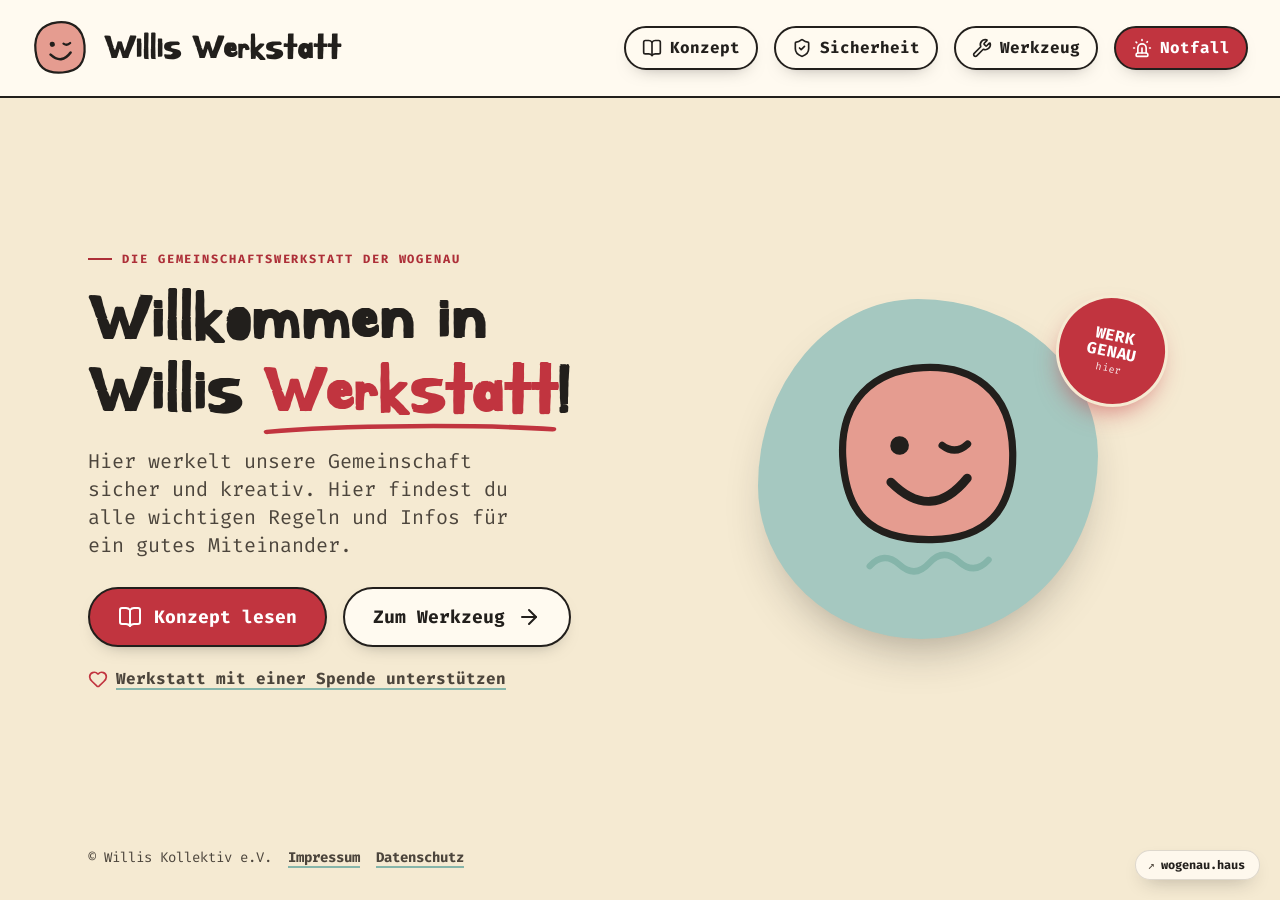
<file: index.html>
<!DOCTYPE html>
<html lang="de">
<head>
    <meta charset="UTF-8">
    <meta name="viewport" content="width=device-width, initial-scale=1.0">
    <title>Willis Werkstatt | Safety First</title>
    
    <!-- Alles lokal (Datenschutz): keine Anfragen an Google Fonts, Tailwind-CDN oder unpkg.
         Tailwind-Build siehe tailwind.config.js; Schriften: Fira Code + Kirang Haerang (fonts/) -->

    <!-- Lucide Icons (fest auf v1.52.0) -->
    <script src="js/lucide-1.52.0.min.js"></script>

    <style>
        /* Grundlegendes Styling im Matt Blease / Neo-Brutalismus Style */
        body {
            font-family: 'Fira Code', monospace;
            background-color: #f5ead2;
            background-image: radial-gradient(#e7d4ab 0.6px, transparent 0.6px);
            background-size: 24px 24px;
            background-position: -12px -12px;
            color: #221f1c;
        }

        /* Display-Schrift nur fürs Wortbild „Willis Werkstatt" */
        .font-brand { font-family: 'Kirang Haerang', cursive; font-weight: bold; }

        /* Weiche „Papier"-Karte statt harter Neo-Brutalismus-Kante */
        .brutal-box {
            border: 2px solid #221f1c;
            border-radius: 18px;
            box-shadow: 0 16px 34px -22px rgba(34,31,28,.55);
            transition: all 0.2s ease;
            background-color: #fffaf0;
        }

        .brutal-btn {
            border: 2px solid #221f1c;
            border-radius: 999px;
            box-shadow: 0 8px 18px -12px rgba(34,31,28,.5);
            font-weight: 700;
            cursor: pointer;
            transition: transform 0.12s ease, box-shadow 0.12s ease, background-color 0.12s ease;
        }

        .brutal-btn:hover { transform: translateY(-2px); }
        .brutal-btn:active {
            transform: translateY(0);
            box-shadow: 0 3px 8px -6px rgba(34,31,28,.5);
        }

        .view { display: none; animation: fadeIn 0.3s ease; }
        .view.active {
            display: flex;
            flex-direction: column;
            justify-content: center;
            flex: 1 1 auto;
        }

        @keyframes fadeIn {
            from { opacity: 0; transform: translateY(10px); }
            to { opacity: 1; transform: translateY(0); }
        }


        .nav-btn.active-nav {
            background-color: #a5c8c0;
            color: #221f1c;
        }

        /* Deutlich sichtbarer Tastatur-Fokus (Motorik / Sehbehinderung) */
        a:focus-visible,
        button:focus-visible,
        summary:focus-visible,
        [tabindex]:focus-visible {
            outline: 4px solid #1d4ed8;
            outline-offset: 3px;
            border-radius: 6px;
        }

        /* Sicherheitszeichen (ISO 7010) mit Bildunterschrift aus den Aushängen */
        .sign { flex-shrink: 0; width: 4.5rem; text-align: center; }
        .sign img { width: 3.5rem; height: 3.5rem; margin: 0 auto; object-fit: contain; mix-blend-mode: multiply; }
        .sign figcaption { font-size: 0.7rem; line-height: 1.15; margin-top: 0.3rem; color: #4c453c; overflow-wrap: anywhere; hyphens: auto; }

        /* Schrittnummer in den Notfall-Abläufen */
        .step-no {
            display: inline-flex; align-items: center; justify-content: center;
            width: 1.6rem; height: 1.6rem; margin-right: 0.5rem; border-radius: 999px;
            background: #221f1c; color: #fffaf0; font-size: 0.85rem; vertical-align: 0.1em;
        }

        /* Rechtstexte (Datenschutz) */
        .legal { max-width: 52rem; }
        .legal h3 { font-size: 1.25rem; font-weight: 900; margin-top: 1.75rem; margin-bottom: 0.5rem; }
        .legal h3:first-child { margin-top: 0; }
        .legal p { font-weight: 400; margin-bottom: 0.75rem; }
        .legal a { font-weight: 700; text-decoration: underline; text-decoration-thickness: 2px; text-underline-offset: 3px; text-decoration-color: #85b5aa; }
        .legal a:hover { color: #ad2f38; }
        /* Noch auszufüllende Angaben – fallen absichtlich auf */
        .ph { background: #f1d27a; padding: 0 0.3em; border-radius: 4px; font-weight: 700; }

        /* Werkzeug: Wunschliste (noch nicht vorhanden) */
        .wish-card { border: 2px dashed #4c453c; border-radius: 18px; background: rgba(255,250,240,.6); transition: background-color .15s ease, transform .15s ease; }
        .wish-card:hover { background: #fffaf0; transform: translateY(-2px); }
        .cat-dot { width: .9rem; height: .9rem; border-radius: 999px; border: 2px solid #221f1c; flex-shrink: 0; }

        /* Aufklappbare vollständige Betriebsanweisung */
        details > summary { list-style: none; }
        details > summary::-webkit-details-marker { display: none; }
        details > summary .chevron { transition: transform 0.2s ease; }
        details[open] > summary .chevron { transform: rotate(180deg); }

        /* Regel-Aufzählung mit Tinten-Punkt */
        .rule-list > li { position: relative; padding-left: 1.25rem; }
        .rule-list > li + li { margin-top: 0.75rem; }
        .rule-list > li::before {
            content: ''; position: absolute; left: 0; top: 0.6em;
            width: 0.5rem; height: 0.5rem; border-radius: 999px; background: #221f1c;
        }

        /* Skip-Link: erscheint nur bei Tastatur-Fokus */
        .skip-link {
            position: absolute;
            left: 12px;
            top: -100px;
            z-index: 60;
            background: #221f1c;
            color: #fff;
            padding: 12px 18px;
            font-weight: 700;
            border-radius: 8px;
            transition: top 0.15s ease;
        }
        .skip-link:focus {
            top: 12px;
        }

        /* Animationen abschalten, wenn Nutzer sie reduziert haben möchte */
        @media (prefers-reduced-motion: reduce) {
            *, *::before, *::after {
                animation-duration: 0.001ms !important;
                animation-iteration-count: 1 !important;
                transition-duration: 0.001ms !important;
                scroll-behavior: auto !important;
            }
            .transform { transform: none !important; }
        }
    </style>

    <!-- Tailwind (lokal gebaut) – nach dem Inline-Style, damit Utilities wie bisher gewinnen -->
    <link rel="stylesheet" href="css/site.css">
</head>
<body class="min-h-screen flex flex-col selection:bg-mint selection:text-ink">

    <a href="#main-content" class="skip-link">Direkt zum Inhalt springen</a>

    <!-- Header / Logo -->
    <header class="p-4 md:p-5 lg:px-8 border-b-2 border-ink bg-card flex justify-between items-center gap-4 sticky top-0 z-40" style="border-bottom: 2px solid #221f1c;">
        <button type="button" class="flex items-center gap-3 cursor-pointer group bg-transparent border-0 p-0 text-left" onclick="switchView('intro')" aria-label="Zur Startseite">
            <svg viewBox="0 0 100 100" class="w-11 h-11 md:w-14 md:h-14 transform -rotate-6 group-hover:rotate-6 transition-transform origin-center" role="img" aria-label="Logo Willis Werkstatt">
                <title>Logo Willis Werkstatt</title>
                <!-- Willi: Tinten-Linie auf Lachs (Wogenau-Illustrationsstil) -->
                <path d="M 50 4 C 74 4, 95 16, 94 50 C 93 82, 78 95, 50 94 C 17 93, 6 78, 6 50 C 6 21, 22 4, 50 4 Z" fill="#e59c90" stroke="#221f1c" stroke-width="4" stroke-linejoin="round" />
                <circle cx="37" cy="42" r="4.6" fill="#221f1c" />
                <path d="M 57 43 q 6 5 12 0" fill="none" stroke="#221f1c" stroke-width="4" stroke-linecap="round" />
                <path d="M 32 60 Q 50 80 68 60" fill="none" stroke="#221f1c" stroke-width="4.6" stroke-linecap="round" />
            </svg>
            <h1 class="font-brand text-3xl md:text-4xl ml-1 leading-none">Willis Werkstatt</h1>
        </button>
        <div class="flex items-center gap-3 lg:gap-4">
            <!-- Desktop Nav -->
            <nav class="hidden md:flex gap-2 lg:gap-4">
                <button onclick="switchView('konzept')" id="nav-konzept" class="nav-btn brutal-btn bg-card px-3 lg:px-4 py-2 flex items-center gap-2">
                    <i data-lucide="book-open" class="w-5 h-5"></i> Konzept
                </button>
                <button onclick="switchView('sicherheit')" id="nav-sicherheit" class="nav-btn brutal-btn bg-card px-3 lg:px-4 py-2 flex items-center gap-2">
                    <i data-lucide="shield-check" class="w-5 h-5"></i> Sicherheit
                </button>
                <button onclick="switchView('maschinen')" id="nav-maschinen" class="nav-btn brutal-btn bg-card px-3 lg:px-4 py-2 flex items-center gap-2">
                    <i data-lucide="wrench" class="w-5 h-5"></i> Werkzeug
                </button>
                <button onclick="switchView('notfall')" id="nav-notfall" class="nav-btn brutal-btn bg-wred px-3 lg:px-4 py-2 flex items-center gap-2 text-white">
                    <i data-lucide="siren" class="w-5 h-5"></i> Notfall
                </button>
            </nav>
        </div>
    </header>

    <main id="main-content" class="flex-grow w-full max-w-6xl mx-auto p-4 md:p-6 flex flex-col">

        <!-- ==================== VIEW: INTRO ==================== -->
        <section id="view-intro" class="view active">
            <div class="grid md:grid-cols-2 gap-8 lg:gap-12 items-center py-4 w-full">
                <!-- Text -->
                <div class="order-2 md:order-1 text-center md:text-left">
                    <span class="inline-flex items-center gap-2.5 text-xs font-bold uppercase tracking-[0.16em] text-wred-dk">
                        <span class="w-6 h-0.5 bg-wred-dk"></span> Die Gemeinschaftswerkstatt der Wogenau
                    </span>
                    <h2 class="font-brand text-5xl md:text-7xl leading-[1.08] mt-4 mb-5">Willkommen in Willis <span class="relative whitespace-nowrap text-wred">Werkstatt<svg viewBox="0 0 200 16" preserveAspectRatio="none" aria-hidden="true" style="position:absolute;left:0;bottom:-0.14em;width:100%;height:0.2em;overflow:visible"><path d="M3 11C52 3 150 3 197 8" fill="none" stroke="currentColor" stroke-width="5" stroke-linecap="round"/></svg></span>!</h2>
                    <p class="text-lg md:text-xl text-ink-soft max-w-md mx-auto md:mx-0 mb-7">Hier werkelt unsere Gemeinschaft sicher und kreativ. Hier findest du alle wichtigen Regeln und Infos für ein gutes Miteinander.</p>
                    <div class="flex flex-col sm:flex-row gap-4 justify-center md:justify-start">
                        <button onclick="switchView('konzept')" class="brutal-btn bg-wred text-white text-lg px-7 py-3.5 inline-flex justify-center items-center gap-3">
                            <i data-lucide="book-open" class="w-6 h-6"></i> Konzept lesen
                        </button>
                        <button onclick="switchView('maschinen')" class="brutal-btn bg-card text-ink text-lg px-7 py-3.5 inline-flex justify-center items-center gap-3">
                            Zum Werkzeug <i data-lucide="arrow-right" class="w-6 h-6"></i>
                        </button>
                    </div>
                    <button type="button" onclick="openDonateModal()" aria-haspopup="dialog" class="inline-flex items-center gap-2 mt-5 font-bold text-ink-soft hover:text-wred-dk transition-colors">
                        <i data-lucide="heart" class="w-5 h-5 text-wred" aria-hidden="true"></i>
                        <span class="underline decoration-2 underline-offset-4 decoration-mint-dk">Werkstatt mit einer Spende unterstützen</span>
                    </button>
                </div>
                <!-- Willi im Mint-Blob -->
                <div class="order-1 md:order-2 relative flex justify-center items-center">
                    <div class="bg-mint flex items-center justify-center" style="width:min(340px,78vw);aspect-ratio:1;border-radius:47% 53% 52% 48% / 55% 46% 54% 45%;box-shadow:0 24px 50px -22px rgba(34,31,28,.42)">
                        <svg viewBox="0 0 120 120" class="w-3/4 transform -rotate-3" role="img" aria-label="Willi, das Werkstatt-Maskottchen">
                            <title>Willi</title>
                            <path d="M60 12C82 12 101 24 100 54 99 82 85 94 60 93 30 92 20 78 20 52 20 26 36 12 60 12Z" fill="#e59c90" stroke="#221f1c" stroke-width="3.4" stroke-linejoin="round"/>
                            <circle cx="47" cy="48" r="4.4" fill="#221f1c"/>
                            <path d="M67 49q6 5 12 0" fill="none" stroke="#221f1c" stroke-width="3.4" stroke-linecap="round"/>
                            <path d="M42 65q18 20 36 0" fill="none" stroke="#221f1c" stroke-width="4.2" stroke-linecap="round"/>
                            <path d="M30 104q7-7 14 0t14 0 14 0 14 0" fill="none" stroke="#85b5aa" stroke-width="3" stroke-linecap="round"/>
                        </svg>
                    </div>
                    <div class="absolute -top-1 right-2 md:right-6 bg-wred text-white w-24 h-24 md:w-28 md:h-28 rounded-full flex flex-col items-center justify-center font-black leading-none text-center rotate-12 border-[3px] border-paper" style="box-shadow:0 12px 24px -8px rgba(193,52,63,.6)">WERK<br>GENAU<span class="text-[10px] font-normal opacity-90 mt-1 tracking-wide">hier</span></div>
                </div>
            </div>
        </section>

        <!-- ==================== VIEW: KONZEPT (NEU) ==================== -->
        <section id="view-konzept" class="view">
            <div class="flex items-center gap-4 mb-6">
                <div class="bg-mint p-2.5 brutal-box box-shadow-none" style="box-shadow: 3px 3px 0px #221f1c;">
                    <i data-lucide="book-open" class="w-8 h-8" stroke-width="2.5"></i>
                </div>
                <div>
                    <h2 class="text-3xl md:text-4xl font-black tracking-tight">Unser Konzept</h2>
                    <p class="text-base md:text-lg font-normal text-gray-700">Die wichtigsten Regeln &amp; Rahmenbedingungen auf einen Blick</p>
                </div>
            </div>

            <p class="text-base md:text-lg font-normal max-w-3xl mb-6">Diese Gemeinschaftswerkstatt wird von Willis Kollektiv e.V. ehrenamtlich betrieben. Sie dient privaten Projekten und der Instandhaltung der Wogenau; <b>gewerbliche Nutzung ist ausgeschlossen.</b></p>

            <!-- Quick Facts Banderole -->
            <div class="grid grid-cols-2 sm:grid-cols-4 gap-3 mb-6">
                <div class="brutal-box p-3 bg-white flex items-center gap-3">
                    <i data-lucide="volume-2" class="w-6 h-6 text-ink shrink-0" stroke-width="2.5"></i>
                    <div>
                        <span class="text-xs uppercase font-bold text-gray-500 block leading-none">Laute Arbeiten</span>
                        <span class="font-bold text-sm leading-tight block"><span class="whitespace-nowrap">9–12</span> · <span class="whitespace-nowrap">14–19 Uhr</span></span>
                    </div>
                </div>
                <div class="brutal-box p-3 bg-white flex items-center gap-3">
                    <i data-lucide="key-round" class="w-6 h-6 text-ink shrink-0" stroke-width="2.5"></i>
                    <div>
                        <span class="text-xs uppercase font-bold text-gray-500 block leading-none">Zugang</span>
                        <span class="font-bold text-sm leading-tight block">Ab 18 J. + Einweisung</span>
                    </div>
                </div>
                <div class="brutal-box p-3 bg-white flex items-center gap-3">
                    <i data-lucide="piggy-bank" class="w-6 h-6 text-ink shrink-0" stroke-width="2.5"></i>
                    <div>
                        <span class="text-xs uppercase font-bold text-gray-500 block leading-none">Kosten</span>
                        <span class="font-bold text-sm leading-tight block">Kostenlos für Bewohnis</span>
                    </div>
                </div>
                <div class="brutal-box p-3 bg-white flex items-center gap-3">
                    <i data-lucide="calendar-off" class="w-6 h-6 text-ink shrink-0" stroke-width="2.5"></i>
                    <div>
                        <span class="text-xs uppercase font-bold text-gray-500 block leading-none">Buchung</span>
                        <span class="font-bold text-sm leading-tight block">Nicht nötig</span>
                    </div>
                </div>
            </div>

            <!-- Nutzungsvereinbarung Box -->
            <div class="brutal-box p-5 bg-lachs mb-8">
                <div class="flex items-center gap-2 mb-3">
                    <i data-lucide="handshake" class="w-6 h-6 text-ink shrink-0" stroke-width="2.5"></i>
                    <h3 class="text-xl font-black tracking-tight">Grundsätze für die Werkstattnutzung</h3>
                </div>
                <div class="grid grid-cols-1 sm:grid-cols-2 gap-3 font-normal text-sm md:text-base">
                    <div class="flex items-start gap-2.5 bg-white/80 p-3 rounded-lg border-2 border-ink sm:col-span-2">
                        <span class="text-xl shrink-0">📜</span>
                        <span><b>Einverständnis:</b> Nutzer*innen erklären sich mit diesem Nutzungskonzept einverstanden und halten sich an die Vorgaben.</span>
                    </div>
                    <div class="flex items-start gap-2.5 bg-white/80 p-3 rounded-lg border-2 border-ink">
                        <span class="text-xl shrink-0">🛠️</span>
                        <span><b>Werkzeugkunde:</b> Nur Werkzeuge nutzen, deren <b>mögliche Gefahren &amp; richtiger Einsatz bekannt</b> sind.</span>
                    </div>
                    <div class="flex items-start gap-2.5 bg-white/80 p-3 rounded-lg border-2 border-ink">
                        <span class="text-xl shrink-0">🤝</span>
                        <span><b>Verantwortung:</b> Verantwortungsvoll handeln und auf <b>Mitmenschen &amp; Inventar</b> achten.</span>
                    </div>
                    <div class="flex items-start gap-2.5 bg-white/80 p-3 rounded-lg border-2 border-ink">
                        <span class="text-xl shrink-0">🧹</span>
                        <span><b>Ordnung:</b> Die Werkstatt <b>sauber und aufgeräumt</b> hinterlassen.</span>
                    </div>
                    <div class="flex items-start gap-2.5 bg-white/80 p-3 rounded-lg border-2 border-ink">
                        <span class="text-xl shrink-0">⚠️</span>
                        <span><b>Schäden &amp; Risiken:</b> <b>Sofort kennzeichnen</b> und in Absprache mit den Werkstattwarten beseitigen.</span>
                    </div>
                </div>
            </div>

            <!-- Die 3 Säulen -->
            <div class="grid grid-cols-1 md:grid-cols-3 gap-6 mb-8">
                <!-- 1. Zugang -->
                <div class="brutal-box p-6 bg-mintw flex flex-col justify-between h-full">
                    <div>
                        <div class="flex justify-between items-center mb-4 pb-3 border-b-3 border-ink" style="border-bottom: 3px solid #221f1c;">
                            <div class="flex items-center gap-3">
                                <i data-lucide="key" class="w-8 h-8 text-ink" stroke-width="2.5"></i>
                                <h3 class="text-2xl font-black">1. Zugang</h3>
                            </div>
                        </div>
                        
                        <ul class="space-y-3 font-normal text-base">
                            <li class="flex items-start gap-2">
                                <i data-lucide="check-circle-2" class="w-5 h-5 mt-1 shrink-0 text-ink" stroke-width="2.5"></i>
                                <span><b>Bewohnis (ab 18):</b> Nach <b>Einweisung</b> durch die Werkstattwarte selbstständig – alle eingewiesenen Geräte der <b>Kategorie Grün</b>. Für <b>Kategorie Blau</b> ist eine <b>zusätzliche Einweisung</b> nötig.</span>
                            </li>
                            <li class="flex items-start gap-2">
                                <i data-lucide="check-circle-2" class="w-5 h-5 mt-1 shrink-0 text-ink" stroke-width="2.5"></i>
                                <span><b>Kinder, Jugendliche &amp; Gäste ohne Unterweisung:</b> Nur <b>unter Aufsicht</b> unterwiesener Erwachsener, beschränkt auf <b>Kategorie Grün</b>. Die Sorgfaltspflicht obliegt den begleitenden Bewohnis mit Unterweisung.</span>
                            </li>
                            <li class="flex items-start gap-2">
                                <i data-lucide="file-text" class="w-5 h-5 mt-1 shrink-0 text-ink" stroke-width="2.5"></i>
                                <span><b>Minderjährige:</b> Zusätzlich gilt der Nutzungshinweis. <a href="#minderjaehrige" class="inline-flex items-center gap-1 font-bold text-wred-dk hover:text-wred align-baseline"><i data-lucide="arrow-down" class="w-4 h-4"></i><span class="underline decoration-2 underline-offset-2">Zum Hinweis</span></a></span>
                            </li>
                        </ul>
                    </div>
                </div>

                <!-- 2. Nutzungszeiten -->
                <div class="brutal-box p-6 bg-lachsw flex flex-col justify-between h-full">
                    <div>
                        <div class="flex justify-between items-center mb-4 pb-3 border-b-3 border-ink" style="border-bottom: 3px solid #221f1c;">
                            <div class="flex items-center gap-3">
                                <i data-lucide="clock" class="w-8 h-8 text-ink" stroke-width="2.5"></i>
                                <h3 class="text-2xl font-black">2. Zeiten</h3>
                            </div>
                        </div>

                        <ul class="space-y-3 font-normal text-base">
                            <li class="flex items-start gap-2">
                                <i data-lucide="volume-2" class="w-5 h-5 mt-1 shrink-0 text-ink" stroke-width="2.5"></i>
                                <span><b>Laute Arbeiten:</b> Nur <b>9–12 und 14–19 Uhr</b>, nicht an <b>Sonn- &amp; Feiertagen</b>. Nehmt Rücksicht und schließt nach Möglichkeit die Tür.</span>
                            </li>
                            <li class="flex items-start gap-2">
                                <i data-lucide="users" class="w-5 h-5 mt-1 shrink-0 text-ink" stroke-width="2.5"></i>
                                <span><b>Keine Buchung:</b> Für die normale Nutzung ist keine Buchung vorgesehen.</span>
                            </li>
                            <li class="flex items-start gap-2">
                                <i data-lucide="calendar" class="w-5 h-5 mt-1 shrink-0 text-ink" stroke-width="2.5"></i>
                                <span><b>Große Projekte &amp; Workshops:</b> Bei hohem Platzbedarf und vielen Personen im <b>Wandkalender</b> vormerken.</span>
                            </li>
                        </ul>
                    </div>
                </div>

                <!-- 3. Finanzierung -->
                <div class="brutal-box p-6 bg-sandw flex flex-col justify-between h-full">
                    <div>
                        <div class="flex justify-between items-center mb-4 pb-3 border-b-3 border-ink" style="border-bottom: 3px solid #221f1c;">
                            <div class="flex items-center gap-3">
                                <i data-lucide="piggy-bank" class="w-8 h-8 text-ink" stroke-width="2.5"></i>
                                <h3 class="text-2xl font-black">3. Kosten</h3>
                            </div>
                        </div>

                        <ul class="space-y-3 font-normal text-base">
                            <li class="flex items-start gap-2">
                                <i data-lucide="heart-handshake" class="w-5 h-5 mt-1 shrink-0 text-ink" stroke-width="2.5"></i>
                                <span><b>Bewohnis:</b> <b>Kostenlos.</b> Um <b>Spenden</b> für Verschleiß und Kleinteile wird gebeten.</span>
                            </li>
                            <li class="flex items-start gap-2">
                                <i data-lucide="user-check" class="w-5 h-5 mt-1 shrink-0 text-ink" stroke-width="2.5"></i>
                                <span><b>Nachbarn &amp; Freunde:</b> Orientierung an der <b>unverbindlichen Spendenempfehlung</b>.</span>
                            </li>
                            <li class="flex items-start gap-2">
                                <i data-lucide="sparkles" class="w-5 h-5 mt-1 shrink-0 text-ink" stroke-width="2.5"></i>
                                <span><b>Workshops:</b> <b>Spenden</b>, die Arbeitszeit, Ausstattung, Verschleiß &amp; Material möglichst gut abdecken.</span>
                            </li>
                            <li class="flex items-start gap-2">
                                <i data-lucide="package" class="w-5 h-5 mt-1 shrink-0 text-ink" stroke-width="2.5"></i>
                                <span><b>Besondere Materialkosten</b> werden ggf. vorher vereinbart.</span>
                            </li>
                        </ul>
                    </div>
                </div>
            </div>

            <!-- Spenden (PayPal-Pool) -->
            <div class="brutal-box bg-mint p-5 md:p-6 mb-8 relative overflow-hidden flex flex-col md:flex-row md:items-center gap-5">
                <div class="bg-card p-3 border-2 border-ink rounded-2xl shrink-0 self-start md:self-center -rotate-6" style="border:2px solid #221f1c;">
                    <i data-lucide="piggy-bank" class="w-10 h-10" stroke-width="2.2"></i>
                </div>
                <div class="flex-1">
                    <span class="text-xs font-bold uppercase tracking-[0.16em] text-ink-soft">Ehrenamtlich betrieben</span>
                    <h3 class="text-2xl md:text-3xl font-black tracking-tight leading-tight mt-1 mb-1">Spende für die Werkstatt</h3>
                    <p class="font-normal">Bewohnis nutzen die Werkstatt kostenlos. Um <b>Spenden für Verschleiß und Kleinteile</b> wird gebeten.</p>
                </div>
                <button type="button" onclick="openDonateModal()" aria-haspopup="dialog" class="brutal-btn bg-wred text-white text-lg px-6 py-3 inline-flex items-center justify-center gap-2 shrink-0 whitespace-nowrap">
                    <i data-lucide="heart-handshake" class="w-6 h-6" aria-hidden="true"></i> Jetzt spenden
                </button>
            </div>

            <!-- Nutzungshinweis Minderjährige -->
            <div id="minderjaehrige" class="brutal-box bg-card p-5 md:p-6 mb-8 scroll-mt-28">
                <div class="flex items-start gap-3 mb-4">
                    <div class="bg-honey p-2 border-2 border-ink rounded-lg shrink-0" style="border:2px solid #221f1c;">
                        <i data-lucide="graduation-cap" class="w-7 h-7" stroke-width="2.5"></i>
                    </div>
                    <div>
                        <h3 class="text-2xl font-black tracking-tight leading-tight">Minderjährige in der Werkstatt</h3>
                        <p class="text-sm font-normal text-ink-soft mt-1">Nutzungshinweis · gilt zusätzlich zum Nutzungskonzept</p>
                    </div>
                </div>

                <p class="font-normal mb-5">Nur die <b>unten aufgeführten Maschinen</b> der Kategorie Grün sowie Handwerkzeuge verwenden, die Erfahrung und Alter der minderjährigen Person angemessen sind. Werkstatt <b>nie ohne eingewiesene erwachsene Begleitperson</b> aus dem Kreis der Bewohnis nutzen. Die <b>Zustimmung der Sorgeberechtigten</b> ist erforderlich.</p>

                <div class="grid grid-cols-1 lg:grid-cols-5 gap-6">
                    <div class="lg:col-span-3">
                        <div class="overflow-x-auto border-2 border-ink rounded-xl bg-white">
                            <table class="w-full border-collapse text-sm" style="min-width:440px;">
                                <caption class="sr-only">Erlaubte Maschinen für Minderjährige und Aufsichtsstufe nach Klassenstufe</caption>
                                <thead>
                                    <tr class="bg-mint text-ink">
                                        <th scope="col" class="text-left px-3 py-2">Maschine</th>
                                        <th scope="col" class="text-center px-2 py-2">5./6. Klasse</th>
                                        <th scope="col" class="text-center px-2 py-2">7./8. Klasse</th>
                                        <th scope="col" class="text-center px-2 py-2">ab 9. Klasse</th>
                                    </tr>
                                </thead>
                                <tbody id="minor-table-body"><!-- Generiert via JS --></tbody>
                            </table>
                        </div>

                        <h4 class="font-bold text-lg mt-5 mb-2">So nah bleibt die Aufsicht</h4>
                        <ul class="space-y-2" id="minor-legend"><!-- Generiert via JS --></ul>
                        <p class="font-normal text-sm mt-3"><b>Keine Minderjährigen allein</b> in der Werkstatt lassen. Während enger Betreuung <b>nicht selbst an einer anderen Maschine</b> arbeiten.</p>
                    </div>

                    <div class="lg:col-span-2 bg-honeyw border-2 border-ink rounded-xl p-4" style="border:2px solid #221f1c;">
                        <h4 class="font-bold text-lg mb-3">Die Aufgabe muss zum Kind passen</h4>
                        <ul class="space-y-3 font-normal text-sm md:text-base">
                            <li class="flex items-start gap-2"><i data-lucide="check-circle-2" class="w-5 h-5 mt-0.5 shrink-0 text-ink" stroke-width="2.5"></i><span><b>Reife, Körpergröße, Erfahrung und Aufgabe</b> prüfen. Anfänger*innen <b>enger begleiten</b>; bei fehlender Eignung das Werkzeug <b>nicht benutzen lassen</b>.</span></li>
                            <li class="flex items-start gap-2"><i data-lucide="check-circle-2" class="w-5 h-5 mt-0.5 shrink-0 text-ink" stroke-width="2.5"></i><span><b>Vor der 5. Klasse</b> nur geeignete Handwerkzeuge (besondere Vorsicht bei Stemmeisen, Messern und Handsägen).</span></li>
                            <li class="flex items-start gap-2"><i data-lucide="ban" class="w-5 h-5 mt-0.5 shrink-0 text-wred-dk" stroke-width="2.5"></i><span>Nicht aufgeführte Maschinen und Einsätze sind <b>ausgeschlossen</b>. Das gilt auch für das <b>Laden von Akkus</b>.</span></li>
                            <li class="flex items-start gap-2"><i data-lucide="ban" class="w-5 h-5 mt-0.5 shrink-0 text-wred-dk" stroke-width="2.5"></i><span>Alle Maschinen der <b>Kategorie Blau</b> bleiben <b>ausgeschlossen</b>.</span></li>
                        </ul>
                    </div>
                </div>

                <p class="text-xs text-ink-soft mt-5">Angelehnt an: <a href="https://www.kmk.org/fileadmin/Dateien/veroeffentlichungen_beschluesse/1994/1994_09_09-Sicherheit-im-Unterricht.pdf" target="_blank" rel="noopener" class="underline underline-offset-2 hover:text-ink">KMK, Richtlinie zur Sicherheit im Unterricht (RiSU)</a> vom 21.09.2023, S. 47–49, Tabellen 4/5.</p>
            </div>

            <div class="text-center">
                <button onclick="switchView('sicherheit')" class="brutal-btn bg-wred text-white text-lg px-6 py-3 inline-flex items-center gap-2">
                    Weiter zur Sicherheit <i data-lucide="arrow-right"></i>
                </button>
            </div>
        </section>

        <!-- ==================== VIEW: SICHERHEIT ==================== -->
        <!-- Inhalt: 11_Aushänge und Erinnerungskarten, S. 1 „Werkstattregeln" + S. 2 „Sicher arbeiten" (Stand 30.10.2026) -->
        <section id="view-sicherheit" class="view">
            <div class="flex items-center gap-4 mb-8">
                <div class="bg-mint p-2.5 brutal-box box-shadow-none" style="box-shadow: 3px 3px 0px #221f1c;">
                    <i data-lucide="shield-check" class="w-8 h-8" stroke-width="2.5"></i>
                </div>
                <div>
                    <h2 class="text-3xl md:text-4xl font-black tracking-tight">Sicherheit</h2>
                    <p class="text-sm md:text-base font-normal text-ink-soft">Willis Werkstatt · Willis Kollektiv e.V. · Stand 30.10.2026</p>
                </div>
            </div>

            <!-- ===== Teil 1: Werkstattregeln ===== -->
            <h3 class="text-2xl md:text-3xl font-black tracking-tight mb-4">Werkstattregeln</h3>
            <div class="grid grid-cols-1 md:grid-cols-2 gap-6 mb-4">
                <article class="brutal-box bg-card p-5">
                    <div class="flex items-center gap-4 mb-4 pb-3" style="border-bottom: 3px solid #221f1c;">
                        <figure class="sign"><img src="img/zeichen/warnung.jpg" alt=""><figcaption>Einweisung beachten</figcaption></figure>
                        <h4 class="text-xl font-black leading-tight">Zugang und Einweisung</h4>
                    </div>
                    <ul class="rule-list">
                        <li>Selbstständig arbeiten nur <b>volljährige Bewohnis</b> mit <b>dokumentierter Einweisung</b> durch die Werkstattwarte – und nur mit <b>vertrauten, explizit eingewiesenen Werkzeugen</b>.</li>
                        <li><b>Grün:</b> Grundeinweisung. <b>Blau:</b> zusätzlich <b>persönliche Einweisung je Maschine</b>. Schlüssel oder Tresorcode <b>erweitern die Berechtigung nicht</b>.</li>
                        <li>Gäste und Minderjährige: <b>nur Kategorie Grün</b>, nur <b>unter geeigneter Aufsicht</b>. Für Minderjährige gilt zusätzlich der <button type="button" onclick="switchView('konzept'); document.getElementById('minderjaehrige').scrollIntoView();" class="font-bold underline decoration-2 underline-offset-2 text-wred-dk hover:text-wred">entsprechende Aushang</button>.</li>
                    </ul>
                </article>

                <article class="brutal-box bg-card p-5">
                    <div class="flex items-center gap-4 mb-4 pb-3" style="border-bottom: 3px solid #221f1c;">
                        <figure class="sign"><img src="img/zeichen/wege-frei-halten.jpg" alt=""><figcaption>Wege frei halten</figcaption></figure>
                        <h4 class="text-xl font-black leading-tight">Aufeinander achten</h4>
                    </div>
                    <ul class="rule-list">
                        <li>Unsicher? <b>Stoppen und Werkstattwarte fragen.</b> Mitbenutzende <b>auf Gefahren hinweisen</b>; Arbeitende <b>nicht stören oder erschrecken</b>.</li>
                        <li><b>Abstand</b> zu Maschinen halten, <b>nicht im Gefahrenbereich</b> stehen. <b>Nur ein Maschinenarbeitsplatz gleichzeitig</b>; der zugehörige <b>Sauger läuft mit</b>.</li>
                        <li>Vorsicht bei <b>Kabeln, Schläuchen und Stolperstellen</b>. Holzspäne machen den Boden rutschig – <b>zeitnah absaugen</b>. <b>Wege und Tür frei halten.</b></li>
                    </ul>
                </article>

                <article class="brutal-box bg-card p-5">
                    <div class="flex items-center gap-4 mb-4 pb-3" style="border-bottom: 3px solid #221f1c;">
                        <figure class="sign"><img src="img/zeichen/augenschutz.jpg" alt=""><figcaption>Augenschutz</figcaption></figure>
                        <figure class="sign"><img src="img/zeichen/gehoerschutz.jpg" alt=""><figcaption>Bei Lärm</figcaption></figure>
                        <h4 class="text-xl font-black leading-tight">Kleidung und Schutz</h4>
                    </div>
                    <ul class="rule-list">
                        <li><b>Feste, geschlossene Schuhe</b> und <b>enganliegende Kleidung</b>; lange <b>Haare zusammenbinden</b>, losen <b>Schmuck ablegen</b>.</li>
                        <li><b>Schutzbrille</b> bei Spänen und Splittern, <b>Gehörschutz</b> bei Lärm – laut Betriebsanweisung. Auch <b>Umstehende schützen</b>. <b>Keine Handschuhe</b> an einziehenden oder rotierenden Teilen.</li>
                        <li><b>Nie unter Alkohol, Rauschmitteln</b> oder anderer sicherheitsrelevanter Beeinträchtigung arbeiten.</li>
                    </ul>
                </article>

                <article class="brutal-box bg-card p-5">
                    <div class="flex items-center gap-4 mb-4 pb-3" style="border-bottom: 3px solid #221f1c;">
                        <figure class="sign"><img src="img/zeichen/keine-flammen.jpg" alt=""><figcaption>Keine Flammen</figcaption></figure>
                        <h4 class="text-xl font-black leading-tight">Brandgefahr und verbotene Stoffe</h4>
                    </div>
                    <ul class="rule-list">
                        <li>Staub, Hitze, Funken und Dämpfe: <b>Brand- und Explosionsgefahr!</b> <b>Nicht rauchen, keine offenen Flammen.</b></li>
                        <li>Verboten: <b>Säuren, Laugen, Leinöl, Spiritus</b>. Nur <b>bekannte, geeignete Produkte</b> verwenden.</li>
                    </ul>
                </article>
            </div>

            <div class="brutal-box bg-honey px-5 py-3 mb-12 flex items-center gap-3 font-bold">
                <i data-lucide="volume-2" class="w-6 h-6 shrink-0" stroke-width="2.5"></i>
                <span>Laute Arbeiten nur 9–12 und 14–19 Uhr (bitte nicht an Sonn- und Feiertagen).</span>
            </div>

            <!-- ===== Teil 2: Sicher arbeiten ===== -->
            <h3 class="text-2xl md:text-3xl font-black tracking-tight mb-4">Sicher arbeiten</h3>
            <div class="grid grid-cols-1 lg:grid-cols-3 gap-6 mb-4">
                <article class="brutal-box bg-mintw p-5">
                    <div class="flex items-center gap-4 mb-4 pb-3" style="border-bottom: 3px solid #221f1c;">
                        <figure class="sign"><img src="img/zeichen/warnung.jpg" alt=""><figcaption>Vorbereiten und prüfen</figcaption></figure>
                        <h4 class="text-xl font-black leading-tight">Vor der Arbeit</h4>
                    </div>
                    <ul class="rule-list">
                        <li><b>Betriebsanweisung und Geräteanleitung</b> beachten; Werkzeug und Einsatz auf <b>Material und Aufgabe</b> abstimmen.</li>
                        <li><b>Prüfen:</b> Gerät, Kabel/Akku, Schneidwerkzeug, fester Sitz, Schutzeinrichtungen. Zum Einstellen und Wechseln <b>Strom trennen</b>.</li>
                        <li>Werkstück passend zur Maschine <b>festspannen oder sicher auflegen</b>. Hilfsmittel und Schiebehilfe bereitlegen, <b>Absaugung und Schutz</b> vorbereiten.</li>
                        <li><b>Gefahrenbereich, Auflagen und Wege</b> prüfen. <b>Erst dann</b> Strom anschließen bzw. Akku einsetzen und <b>sicheren Probelauf</b> nach Anleitung machen.</li>
                    </ul>
                </article>

                <article class="brutal-box bg-sandw p-5">
                    <div class="flex items-center gap-4 mb-4 pb-3" style="border-bottom: 3px solid #221f1c;">
                        <figure class="sign"><img src="img/zeichen/augenschutz.jpg" alt=""><figcaption>Passenden Schutz tragen</figcaption></figure>
                        <h4 class="text-xl font-black leading-tight">Bei der Arbeit</h4>
                    </div>
                    <ul class="rule-list">
                        <li><b>Hände außerhalb der Gefahrenzone</b>; vorgesehene <b>Griffe und Hilfsmittel</b> benutzen.</li>
                        <li>Handgeführte Werkstücke: <b>Finger geschlossen, Daumen angelegt</b> – soweit die Maschinenanweisung das vorsieht. <b>Ersetzt keinen Sicherheitsabstand.</b></li>
                        <li>Bei Klemmen, Rauch oder unerwartetem Funkenflug: <b>sofort sicher ausschalten</b>. Bei Staubaustritt oder Saugerwarnung: <b>sofort stoppen</b>, Maschine sicher ausschalten, Ursache klären – weiter <b>erst mit wirksamer Absaugung</b>.</li>
                    </ul>
                </article>

                <article class="brutal-box bg-lachsw p-5">
                    <div class="flex items-center gap-4 mb-4 pb-3" style="border-bottom: 3px solid #221f1c;">
                        <figure class="sign"><img src="img/zeichen/strom-trennen.jpg" alt=""><figcaption>Strom trennen</figcaption></figure>
                        <h4 class="text-xl font-black leading-tight">Nach der Arbeit</h4>
                    </div>
                    <ul class="rule-list">
                        <li>Ausschalten, <b>Stillstand und Abkühlung abwarten</b>. Gegen unbeabsichtigtes Einschalten sichern: <b>Stecker ziehen oder Akku entfernen</b>. <b>Not-Aus allein reicht für Eingriffe nicht.</b></li>
                        <li>Arbeitsfläche und Boden <b>absaugen</b> – Holzstaub <b>nicht trocken kehren oder abblasen</b>. Materialreste und Müll <b>fachgerecht entsorgen</b>.</li>
                        <li>Maschine, Zubehör und Schutzausrüstung <b>auf Defekte prüfen</b>. <b>Mängel sofort melden</b>, kennzeichnen, gegen Weiterbenutzung sichern. Reparatur <b>nur durch Fachpersonal</b>.</li>
                        <li>Geräte und Zubehör sicher verstauen, <b>blaue Geräte und Schlüssel wieder sichern</b>. <b>Laden beenden</b>, Ladegeräte ausstecken, Akkus entnehmen.</li>
                        <li>Wer zuletzt geht: <b>zentrale Stromabschaltung</b> betätigen, <b>Licht aus</b>, <b>Tür abschließen</b>.</li>
                    </ul>
                </article>
            </div>

            <div class="brutal-box bg-wred text-white px-5 py-4 mb-12 flex flex-col sm:flex-row sm:items-center gap-4">
                <i data-lucide="siren" class="w-8 h-8 shrink-0" stroke-width="2.5"></i>
                <p class="font-bold flex-1"><span class="block">Bei Unfall oder Brand: Eigenschutz beachten, andere warnen, 112 rufen.</span><span class="block">Tür im Brandfall schließen, nicht abschließen.</span></p>
                <button onclick="switchView('notfall')" class="brutal-btn bg-white text-ink px-5 py-2.5 inline-flex items-center justify-center gap-2 shrink-0">
                    Zum Notfall <i data-lucide="arrow-right" class="w-5 h-5"></i>
                </button>
            </div>

            <div class="grid grid-cols-1 md:grid-cols-2 gap-6">
                <!-- Gerätespezifische Regeln -->
                <div class="brutal-box bg-mintw p-5 flex flex-col justify-between gap-4">
                    <div>
                        <h3 class="text-2xl font-bold mb-1">Regeln je Werkzeug</h3>
                        <p class="text-lg font-normal">Die Regeln für jedes Gerät stehen direkt beim jeweiligen Werkzeug.</p>
                    </div>
                    <button onclick="switchView('maschinen')" class="brutal-btn bg-white px-5 py-3 inline-flex items-center justify-center gap-3 text-lg self-start">
                        Zum Werkzeug <i data-lucide="arrow-right" class="w-6 h-6"></i>
                    </button>
                </div>

                <!-- UVV Dokumente -->
                <div class="brutal-box bg-lachs p-5 flex flex-col justify-between gap-4">
                    <div>
                        <h3 class="text-2xl font-bold mb-1">UVV-Handbuch</h3>
                        <p class="text-lg font-normal">Das volle Dokument mit allen Details und dem offiziellen Regelwerk.</p>
                    </div>
                    <a href="uvv/UVV-Handbuch-2025-onlineversion.pdf" target="_blank" rel="noopener" class="brutal-btn bg-white px-5 py-3 inline-flex items-center justify-center gap-3 whitespace-nowrap text-lg self-start" aria-label="UVV-Handbuch als PDF öffnen (öffnet in neuem Tab)">
                        <i data-lucide="download" class="w-6 h-6" aria-hidden="true"></i> UVV-Handbuch (PDF)
                    </a>
                </div>
            </div>
        </section>

        <!-- ==================== VIEW: WERKZEUG ==================== -->
        <!-- Inhalt: Kondensat der Betriebsanweisungen 08 (Blau), 09 (Grün), 10 (Handwerkzeuge & Gefahrstoffe) -->
        <section id="view-maschinen" class="view">
            <div class="flex items-center gap-4 mb-6">
                <div class="bg-mint p-2.5 brutal-box box-shadow-none" style="box-shadow: 3px 3px 0px #221f1c;">
                    <i data-lucide="wrench" class="w-8 h-8" stroke-width="2.5"></i>
                </div>
                <div>
                    <h2 class="text-3xl md:text-4xl font-black tracking-tight">Werkzeug</h2>
                    <p class="text-sm md:text-base font-normal text-ink-soft">Kurzfassung der Betriebsanweisungen · Stand 30.10.2026</p>
                </div>
            </div>

            <!-- Nutzungs-Kategorien -->
            <div class="grid grid-cols-1 md:grid-cols-2 gap-4 mb-10">
                <div class="flex items-center gap-3 bg-catgreen p-3 rounded-xl" style="border: 2px solid #221f1c;">
                    <div class="w-8 h-8 flex items-center justify-center bg-white rounded-full font-black text-lg shrink-0" style="border: 2px solid #221f1c;">1</div>
                    <div>
                        <span class="font-bold block leading-tight">Kategorie Grün</span>
                        <span class="text-sm font-normal leading-tight">Grundeinweisung</span>
                    </div>
                </div>
                <div class="flex items-center gap-3 bg-catblue p-3 rounded-xl" style="border: 2px solid #221f1c;">
                    <div class="w-8 h-8 flex items-center justify-center bg-white rounded-full font-black text-lg shrink-0" style="border: 2px solid #221f1c;">2</div>
                    <div>
                        <span class="font-bold block leading-tight">Kategorie Blau</span>
                        <span class="text-sm font-normal leading-tight">Persönliche Einweisung je Maschine · im Schrank verschlossen</span>
                    </div>
                </div>
            </div>

            <h3 class="text-2xl md:text-3xl font-black tracking-tight mb-4">In der Werkstatt</h3>
            <div class="grid grid-cols-1 sm:grid-cols-2 lg:grid-cols-3 gap-5 mb-12" id="tool-grid"><!-- Generiert via JS --></div>

            <h3 class="text-2xl md:text-3xl font-black tracking-tight mb-1">Tätigkeiten &amp; Stoffe</h3>
            <p class="font-normal text-ink-soft mb-4">Gilt für alle Arbeiten in der Werkstatt.</p>
            <div class="grid grid-cols-1 sm:grid-cols-2 lg:grid-cols-3 gap-4 mb-12" id="topic-grid"><!-- Generiert via JS --></div>

            <h3 class="text-2xl md:text-3xl font-black tracking-tight mb-1">Noch nicht vorhanden</h3>
            <p class="font-normal text-ink-soft mb-4">Steht auf unserer Gerätewunschliste – die Betriebsanweisung gibt es schon.</p>
            <div class="grid grid-cols-1 sm:grid-cols-2 lg:grid-cols-3 gap-4" id="wish-grid"><!-- Generiert via JS --></div>
        </section>

        <!-- ==================== VIEW: NOTFALL ==================== -->
        <!-- Inhalt: 11_Aushänge und Erinnerungskarten, S. 3 „Verhalten bei Unfällen" + S. 4 „Verhalten im Brandfall" (Stand 30.10.2026) -->
        <section id="view-notfall" class="view">
            <div class="flex items-center gap-4 mb-6">
                <div class="bg-wred text-white p-2.5 brutal-box box-shadow-none" style="box-shadow: 3px 3px 0px #221f1c;">
                    <i data-lucide="siren" class="w-8 h-8" stroke-width="2.5"></i>
                </div>
                <div>
                    <h2 class="text-3xl md:text-4xl font-black tracking-tight">Notfall</h2>
                    <p class="text-sm md:text-base font-normal text-ink-soft">Willis Werkstatt · Willis Kollektiv e.V. · Stand 30.10.2026</p>
                </div>
            </div>

            <!-- Notruf + Adresse -->
            <div class="brutal-box bg-wred text-white p-5 md:p-6 mb-8 flex flex-col md:flex-row md:items-center gap-5" style="border-width: 3px;">
                <div class="flex items-center gap-4 shrink-0">
                    <i data-lucide="siren" class="w-12 h-12 animate-pulse" stroke-width="2.5"></i>
                    <div>
                        <p class="text-xs font-bold uppercase tracking-[0.16em] opacity-90">Rettungsdienst &amp; Feuerwehr</p>
                        <p class="text-6xl md:text-7xl font-black leading-none tracking-tighter">112</p>
                    </div>
                </div>
                <div class="flex-1 bg-white text-ink rounded-xl p-4 border-2 border-ink">
                    <p class="text-xs font-bold uppercase tracking-wide text-ink-soft mb-1">Adresse</p>
                    <p class="font-bold text-lg leading-snug">Wilhelm-Reitzmayr-Straße 1, 86157 Augsburg</p>
                    <p class="font-normal">Gemeinschaftswerkstatt im Erdgeschoss am Quartiersplatz</p>
                </div>
                <a href="tel:112" class="md:hidden brutal-btn bg-white text-ink px-6 py-3 inline-flex items-center justify-center gap-2 text-lg">
                    <i data-lucide="phone" class="w-5 h-5" aria-hidden="true"></i> 112 anrufen
                </a>
            </div>

            <div class="grid grid-cols-1 lg:grid-cols-2 gap-6">
                <!-- ===== Verhalten bei Unfällen ===== -->
                <article class="brutal-box bg-card overflow-hidden flex flex-col">
                    <h3 class="bg-lachs px-5 py-4 text-2xl font-black tracking-tight" style="border-bottom: 3px solid #221f1c;">Verhalten bei Unfällen</h3>
                    <div class="bg-honeyw px-5 py-4 flex items-start gap-4" style="border-bottom: 2px solid #221f1c;">
                        <figure class="sign"><img src="img/zeichen/warnung.jpg" alt=""><figcaption>Eigenschutz</figcaption></figure>
                        <div>
                            <h4 class="font-black text-lg leading-tight mb-1">Ruhe bewahren · Eigenschutz beachten</h4>
                            <p class="font-normal">Maschine nur gefahrlos stoppen – vorgesehenen Not-Aus nutzen. Nicht in laufende Teile greifen. Unfallstelle sichern.</p>
                            <p class="font-normal text-sm text-ink-soft mt-1">Not-Aus ersetzt bei späteren Eingriffen nicht die sichere Energietrennung.</p>
                        </div>
                    </div>
                    <ol class="p-5 space-y-5 flex-1">
                        <li class="flex items-start gap-4">
                            <figure class="sign"><img src="img/zeichen/notruf.jpg" alt=""><figcaption>Notruf</figcaption></figure>
                            <div>
                                <h4 class="font-black text-lg leading-tight mb-1"><span class="step-no">1</span>Unfall melden</h4>
                                <p class="font-normal"><b>112</b> rufen, Adresse nennen. Was ist passiert? Wie viele Verletzte? Fragen beantworten, Anweisungen befolgen – nicht vorzeitig auflegen.</p>
                            </div>
                        </li>
                        <li class="flex items-start gap-4">
                            <figure class="sign"><img src="img/zeichen/erste-hilfe.jpg" alt=""><figcaption>Erste Hilfe</figcaption></figure>
                            <div>
                                <h4 class="font-black text-lg leading-tight mb-1"><span class="step-no">2</span>Erste Hilfe leisten</h4>
                                <p class="font-normal">Verletzte versorgen, nicht allein lassen. Bei Bedarf Erste-Hilfe-Kasten und Augendusche nutzen.</p>
                            </div>
                        </li>
                        <li class="flex items-start gap-4">
                            <figure class="sign"><img src="img/zeichen/wege-frei-halten.jpg" alt=""><figcaption>Zugang frei halten</figcaption></figure>
                            <div>
                                <h4 class="font-black text-lg leading-tight mb-1"><span class="step-no">3</span>Rettungsdienst einweisen</h4>
                                <p class="font-normal">Eine Person weist die Rettungskräfte am Quartiersplatz ein. Wege frei halten, Unbeteiligte fernhalten.</p>
                            </div>
                        </li>
                    </ol>
                    <p class="bg-mintw px-5 py-3 font-bold" style="border-top: 2px solid #221f1c;">Danach: Werkstattwarte informieren, Erste Hilfe vertraulich dokumentieren.</p>
                </article>

                <!-- ===== Verhalten im Brandfall ===== -->
                <article class="brutal-box bg-card overflow-hidden flex flex-col">
                    <h3 class="bg-lachs px-5 py-4 text-2xl font-black tracking-tight" style="border-bottom: 3px solid #221f1c;">Verhalten im Brandfall</h3>
                    <div class="bg-honeyw px-5 py-4 flex items-start gap-4" style="border-bottom: 2px solid #221f1c;">
                        <figure class="sign"><img src="img/zeichen/brandgefahr.jpg" alt=""><figcaption>Brandgefahr</figcaption></figure>
                        <div>
                            <h4 class="font-black text-lg leading-tight mb-1">Ruhe bewahren</h4>
                            <p class="font-normal">Andere warnen, Gefahrenbereich verlassen. <b>Eigenschutz geht vor!</b></p>
                        </div>
                    </div>
                    <ol class="p-5 space-y-5 flex-1">
                        <li class="flex items-start gap-4">
                            <figure class="sign"><img src="img/zeichen/notruf.jpg" alt=""><figcaption>Notruf</figcaption></figure>
                            <div>
                                <h4 class="font-black text-lg leading-tight mb-1"><span class="step-no">1</span>Brand melden</h4>
                                <p class="font-normal"><b>Feuerwehr 112</b> rufen, Adresse nennen. Brandort und Gefährdung schildern, Fragen beantworten, Anweisungen befolgen.</p>
                            </div>
                        </li>
                        <li class="flex items-start gap-4">
                            <figure class="sign"><img src="img/zeichen/sammelstelle.jpg" alt=""><figcaption>Sammelstelle</figcaption></figure>
                            <div>
                                <h4 class="font-black text-lg leading-tight mb-1"><span class="step-no">2</span>In Sicherheit bringen</h4>
                                <p class="font-normal">Gefährdete Personen warnen und mitnehmen. Türen schließen, nicht abschließen. Keine verrauchten Wege – gekennzeichneten Fluchtwegen folgen.</p>
                                <p class="font-bold mt-1">Sammelstelle: Quartiersplatz</p>
                            </div>
                        </li>
                        <li class="flex items-start gap-4">
                            <figure class="sign"><img src="img/zeichen/feuerloescher.jpg" alt=""><figcaption>Feuerlöscher</figcaption></figure>
                            <div>
                                <h4 class="font-black text-lg leading-tight mb-1"><span class="step-no">3</span>Löschversuch nur ohne Eigengefährdung</h4>
                                <p class="font-normal">Nur einen kleinen Entstehungsbrand bei freiem Rückweg löschen – sonst Abstand halten, Feuerwehr abwarten. Der Feuerlöscher hängt in der Werkstatt.</p>
                                <p class="font-normal mt-1">Heiße oder rauchende Akkus nicht durchs Haus tragen.</p>
                            </div>
                        </li>
                    </ol>
                </article>
            </div>
        </section>

        <!-- ==================== VIEW: DATENSCHUTZ ==================== -->
        <section id="view-datenschutz" class="view">
            <div class="flex items-center gap-4 mb-6">
                <div class="bg-mint p-2.5 brutal-box box-shadow-none" style="box-shadow: 3px 3px 0px #221f1c;">
                    <i data-lucide="lock" class="w-8 h-8" stroke-width="2.5"></i>
                </div>
                <div>
                    <h2 class="text-3xl md:text-4xl font-black tracking-tight">Datenschutz</h2>
                    <p class="text-sm md:text-base font-normal text-ink-soft">Datenschutzerklärung · Stand Oktober 2026</p>
                </div>
            </div>

            <!-- Kurzfassung -->
            <div class="brutal-box bg-mint p-5 mb-6">
                <h3 class="text-xl font-black mb-3">Kurz gesagt</h3>
                <ul class="grid grid-cols-1 sm:grid-cols-2 gap-x-6 gap-y-2 font-normal">
                    <li class="flex items-start gap-2"><i data-lucide="check-circle-2" class="w-5 h-5 mt-0.5 shrink-0" stroke-width="2.5"></i><span><b>Keine Cookies</b>, nichts wird in deinem Browser gespeichert.</span></li>
                    <li class="flex items-start gap-2"><i data-lucide="check-circle-2" class="w-5 h-5 mt-0.5 shrink-0" stroke-width="2.5"></i><span><b>Kein Tracking</b>, keine Analyse- oder Werbedienste.</span></li>
                    <li class="flex items-start gap-2"><i data-lucide="check-circle-2" class="w-5 h-5 mt-0.5 shrink-0" stroke-width="2.5"></i><span>Schriften und Icons kommen <b>von dieser Seite selbst</b>, nicht von Google o. Ä.</span></li>
                    <li class="flex items-start gap-2"><i data-lucide="info" class="w-5 h-5 mt-0.5 shrink-0" stroke-width="2.5"></i><span>Nur unser Hosting-Anbieter <b>GitHub</b> verarbeitet deine IP-Adresse.</span></li>
                </ul>
            </div>

            <div class="brutal-box bg-card p-5 md:p-7 legal">
                <h3>Verantwortlich</h3>
                <p>Willis Kollektiv e.V., Schmiedgasse 9, 86150 Augsburg<br>
                   E-Mail: <a href="mailto:williskollektiv@web.de">williskollektiv@web.de</a></p>

                <h3>Hosting (GitHub Pages)</h3>
                <p>Die Website liegt bei GitHub Pages (GitHub, Inc., 88 Colin P. Kelly Jr. St., San Francisco, CA 94107, USA). Beim Aufruf überträgt dein Browser technisch nötige Daten (<b>IP-Adresse</b>, Zeitpunkt, aufgerufene Datei, Browserangaben); GitHub speichert die IP-Adresse <b>aus Sicherheitsgründen</b>.</p>
                <p>Rechtsgrundlage: Art. 6 Abs. 1 lit. f DSGVO (sicherer, zuverlässiger Betrieb). Übermittlung in die USA auf Grundlage des <b>EU-U.S. Data Privacy Framework</b> (Art. 45 DSGVO). Speicherdauer laut GitHub, siehe <a href="https://docs.github.com/de/site-policy/privacy-policies/github-general-privacy-statement" target="_blank" rel="noopener">Datenschutzerklärung von GitHub</a>.</p>

                <h3>Spenden und Links</h3>
                <p>Spenden-Button und QR-Code führen zum <b>PayPal-Pool</b>. Daten fließen erst, wenn du den Link öffnest; dann gilt die <a href="https://www.paypal.com/de/legalhub/privacy-full" target="_blank" rel="noopener">Datenschutzerklärung von PayPal</a> (PayPal (Europe) S.à r.l. et Cie, S.C.A., Luxemburg). Das gilt genauso für alle anderen externen Links.</p>

                <h3>Kontakt</h3>
                <p>Schreibst du uns, nutzen wir deine Angaben nur für die Antwort (Art. 6 Abs. 1 lit. b bzw. f DSGVO) und löschen sie danach.</p>

                <h3>Deine Rechte</h3>
                <p><b>Auskunft, Berichtigung, Löschung, Einschränkung, Datenübertragbarkeit und Widerspruch</b> (Art. 15–18, 20, 21 DSGVO) – melde dich einfach bei uns. Beschweren kannst du dich beim <b>Bayerischen Landesamt für Datenschutzaufsicht</b>, Promenade 18, 91522 Ansbach, <a href="https://www.lda.bayern.de" target="_blank" rel="noopener">www.lda.bayern.de</a>.</p>
            </div>
        </section>

        <!-- ==================== VIEW: IMPRESSUM ==================== -->
        <!-- Platzhalter (.ph) vor dem Veröffentlichen mit den Vereinsdaten füllen -->
        <section id="view-impressum" class="view">
            <div class="flex items-center gap-4 mb-6">
                <div class="bg-mint p-2.5 brutal-box box-shadow-none" style="box-shadow: 3px 3px 0px #221f1c;">
                    <i data-lucide="landmark" class="w-8 h-8" stroke-width="2.5"></i>
                </div>
                <div>
                    <h2 class="text-3xl md:text-4xl font-black tracking-tight">Impressum</h2>
                    <p class="text-sm md:text-base font-normal text-ink-soft">Angaben gemäß § 5 DDG</p>
                </div>
            </div>

            <div class="brutal-box bg-card p-5 md:p-7 legal">
                <p><b>Willis Kollektiv e.V.</b><br>
                   Schmiedgasse 9, 86150 Augsburg</p>
                <p>Vertreten durch den Vorstand: <span class="ph">[Vor- und Nachname(n)]</span></p>
                <p>E-Mail: <a href="mailto:williskollektiv@web.de">williskollektiv@web.de</a></p>
                <p>Vereinsregister: <span class="ph">[Amtsgericht …]</span>, <span class="ph">[VR …]</span></p>
            </div>
        </section>

    </main>

    <!-- Footer: rechtliche Links -->
    <footer class="w-full max-w-6xl mx-auto px-4 md:px-6 pt-2 pb-6 md:pb-8 flex flex-wrap items-center gap-x-4 gap-y-1 text-sm text-ink-soft">
        <span>© Willis Kollektiv e.V.</span>
        <a href="#impressum" onclick="switchView('impressum'); return false;" class="font-bold underline decoration-2 underline-offset-4 decoration-mint-dk hover:text-ink">Impressum</a>
        <a href="#datenschutz" onclick="switchView('datenschutz'); return false;" class="font-bold underline decoration-2 underline-offset-4 decoration-mint-dk hover:text-ink">Datenschutz</a>
    </footer>

    <!-- Floating Parent-Link (nur Desktop – mobil belegt die Bottom-Nav die Ecke) -->
    <a href="https://wogenau.haus" target="_blank" rel="noopener"
       class="hidden md:inline-flex fixed bottom-5 right-5 z-40 items-center gap-1.5 text-xs font-medium text-ink-soft bg-card/90 backdrop-blur-sm border border-ink/15 rounded-full pl-3 pr-3.5 py-1.5 hover:bg-card hover:text-ink transition-colors"
       style="box-shadow:0 8px 20px -10px rgba(34,31,28,.45)"
       aria-label="Zur Hauptseite wogenau.haus (öffnet in neuem Tab)">↗ <b class="text-ink font-bold">wogenau.haus</b></a>

    <!-- Mobile Navigation (Bottom Bar) -->
    <nav class="md:hidden sticky bottom-0 w-full bg-white border-t-4 border-ink flex justify-around p-1 pb-2 z-40" style="border-top: 4px solid #221f1c;">
        <button onclick="switchView('konzept')" id="mob-konzept" class="nav-btn p-2 flex flex-col items-center gap-1 flex-1 rounded-lg">
            <i data-lucide="book-open" class="w-5 h-5"></i>
            <span class="text-xs font-bold uppercase">Konzept</span>
        </button>
        <button onclick="switchView('sicherheit')" id="mob-sicherheit" class="nav-btn p-2 flex flex-col items-center gap-1 flex-1 border-l-2 border-ink rounded-none">
            <i data-lucide="shield-check" class="w-5 h-5"></i>
            <span class="text-xs font-bold uppercase">Sicherheit</span>
        </button>
        <button onclick="switchView('maschinen')" id="mob-maschinen" class="nav-btn p-2 flex flex-col items-center gap-1 flex-1 border-l-2 border-r-2 border-ink rounded-none">
            <i data-lucide="wrench" class="w-5 h-5"></i>
            <span class="text-xs font-bold uppercase">Werkzeug</span>
        </button>
        <button onclick="switchView('notfall')" id="mob-notfall" class="nav-btn p-2 flex flex-col items-center gap-1 flex-1 text-wred rounded-lg">
            <i data-lucide="siren" class="w-5 h-5"></i>
            <span class="text-xs font-bold uppercase text-ink">Notfall</span>
        </button>
    </nav>

    <!-- MODAL (Maschinen Details) -->
    <div id="modal" class="fixed inset-0 bg-white/90 backdrop-blur-sm z-50 hidden items-center justify-center p-4" role="dialog" aria-modal="true" aria-labelledby="modal-title">
        <div class="brutal-box w-full max-w-2xl bg-white relative flex flex-col overflow-hidden" style="max-height: 90vh;" id="modal-content" tabindex="-1">
            <!-- Dynamischer Content -->
        </div>
    </div>

    <!-- Vorlage: Spenden-Fenster (PayPal-Pool, QR-Code statisch erzeugt, Fehlerkorrektur H) -->
    <template id="tpl-donate">
        <div class="bg-mint p-5 md:p-6 flex justify-between items-start gap-4" style="border-bottom: 3px solid #221f1c;">
            <div>
                <span class="text-xs font-bold uppercase tracking-[0.16em] text-ink-soft">Ehrenamtlich betrieben</span>
                <h2 id="modal-title" class="text-2xl md:text-3xl font-black tracking-tight leading-tight mt-1">Spende für die Werkstatt</h2>
            </div>
            <button onclick="closeModal()" class="brutal-btn bg-white p-2 shrink-0" aria-label="Schließen">
                <i data-lucide="x" class="w-7 h-7" aria-hidden="true"></i>
            </button>
        </div>
        <div class="p-5 md:p-6 overflow-y-auto flex flex-col items-center text-center" style="max-height: 75vh;">
            <div class="bg-white border-2 border-ink rounded-2xl p-2 w-full max-w-[300px] rotate-1" style="border:2px solid #221f1c; box-shadow: 0 16px 34px -22px rgba(34,31,28,.55);">
                <svg viewBox="0 0 45 45" class="w-full h-auto" role="img" aria-label="QR-Code zum PayPal-Pool der Werkstatt" shape-rendering="crispEdges">
    <rect width="45" height="45" fill="#ffffff"/>
    <path fill="#221f1c" d="M4 4h1v1h-1zM5 4h1v1h-1zM6 4h1v1h-1zM7 4h1v1h-1zM8 4h1v1h-1zM9 4h1v1h-1zM10 4h1v1h-1zM14 4h1v1h-1zM17 4h1v1h-1zM18 4h1v1h-1zM21 4h1v1h-1zM26 4h1v1h-1zM27 4h1v1h-1zM30 4h1v1h-1zM31 4h1v1h-1zM34 4h1v1h-1zM35 4h1v1h-1zM36 4h1v1h-1zM37 4h1v1h-1zM38 4h1v1h-1zM39 4h1v1h-1zM40 4h1v1h-1zM4 5h1v1h-1zM10 5h1v1h-1zM12 5h1v1h-1zM13 5h1v1h-1zM15 5h1v1h-1zM16 5h1v1h-1zM19 5h1v1h-1zM24 5h1v1h-1zM27 5h1v1h-1zM28 5h1v1h-1zM29 5h1v1h-1zM30 5h1v1h-1zM34 5h1v1h-1zM40 5h1v1h-1zM4 6h1v1h-1zM6 6h1v1h-1zM7 6h1v1h-1zM8 6h1v1h-1zM10 6h1v1h-1zM13 6h1v1h-1zM14 6h1v1h-1zM15 6h1v1h-1zM17 6h1v1h-1zM18 6h1v1h-1zM20 6h1v1h-1zM22 6h1v1h-1zM23 6h1v1h-1zM25 6h1v1h-1zM26 6h1v1h-1zM27 6h1v1h-1zM30 6h1v1h-1zM31 6h1v1h-1zM34 6h1v1h-1zM36 6h1v1h-1zM37 6h1v1h-1zM38 6h1v1h-1zM40 6h1v1h-1zM4 7h1v1h-1zM6 7h1v1h-1zM7 7h1v1h-1zM8 7h1v1h-1zM10 7h1v1h-1zM13 7h1v1h-1zM16 7h1v1h-1zM17 7h1v1h-1zM18 7h1v1h-1zM19 7h1v1h-1zM20 7h1v1h-1zM23 7h1v1h-1zM27 7h1v1h-1zM28 7h1v1h-1zM29 7h1v1h-1zM30 7h1v1h-1zM32 7h1v1h-1zM34 7h1v1h-1zM36 7h1v1h-1zM37 7h1v1h-1zM38 7h1v1h-1zM40 7h1v1h-1zM4 8h1v1h-1zM6 8h1v1h-1zM7 8h1v1h-1zM8 8h1v1h-1zM10 8h1v1h-1zM13 8h1v1h-1zM14 8h1v1h-1zM16 8h1v1h-1zM17 8h1v1h-1zM18 8h1v1h-1zM20 8h1v1h-1zM24 8h1v1h-1zM26 8h1v1h-1zM31 8h1v1h-1zM34 8h1v1h-1zM36 8h1v1h-1zM37 8h1v1h-1zM38 8h1v1h-1zM40 8h1v1h-1zM4 9h1v1h-1zM10 9h1v1h-1zM12 9h1v1h-1zM15 9h1v1h-1zM16 9h1v1h-1zM18 9h1v1h-1zM19 9h1v1h-1zM21 9h1v1h-1zM22 9h1v1h-1zM23 9h1v1h-1zM25 9h1v1h-1zM26 9h1v1h-1zM28 9h1v1h-1zM32 9h1v1h-1zM34 9h1v1h-1zM40 9h1v1h-1zM4 10h1v1h-1zM5 10h1v1h-1zM6 10h1v1h-1zM7 10h1v1h-1zM8 10h1v1h-1zM9 10h1v1h-1zM10 10h1v1h-1zM12 10h1v1h-1zM14 10h1v1h-1zM16 10h1v1h-1zM18 10h1v1h-1zM20 10h1v1h-1zM22 10h1v1h-1zM24 10h1v1h-1zM26 10h1v1h-1zM28 10h1v1h-1zM30 10h1v1h-1zM32 10h1v1h-1zM34 10h1v1h-1zM35 10h1v1h-1zM36 10h1v1h-1zM37 10h1v1h-1zM38 10h1v1h-1zM39 10h1v1h-1zM40 10h1v1h-1zM12 11h1v1h-1zM14 11h1v1h-1zM19 11h1v1h-1zM22 11h1v1h-1zM26 11h1v1h-1zM27 11h1v1h-1zM28 11h1v1h-1zM29 11h1v1h-1zM8 12h1v1h-1zM9 12h1v1h-1zM10 12h1v1h-1zM11 12h1v1h-1zM13 12h1v1h-1zM15 12h1v1h-1zM16 12h1v1h-1zM17 12h1v1h-1zM19 12h1v1h-1zM20 12h1v1h-1zM21 12h1v1h-1zM25 12h1v1h-1zM27 12h1v1h-1zM29 12h1v1h-1zM31 12h1v1h-1zM32 12h1v1h-1zM34 12h1v1h-1zM35 12h1v1h-1zM39 12h1v1h-1zM4 13h1v1h-1zM6 13h1v1h-1zM7 13h1v1h-1zM8 13h1v1h-1zM9 13h1v1h-1zM12 13h1v1h-1zM16 13h1v1h-1zM17 13h1v1h-1zM18 13h1v1h-1zM21 13h1v1h-1zM22 13h1v1h-1zM23 13h1v1h-1zM30 13h1v1h-1zM34 13h1v1h-1zM36 13h1v1h-1zM37 13h1v1h-1zM4 14h1v1h-1zM6 14h1v1h-1zM8 14h1v1h-1zM10 14h1v1h-1zM11 14h1v1h-1zM14 14h1v1h-1zM15 14h1v1h-1zM16 14h1v1h-1zM18 14h1v1h-1zM19 14h1v1h-1zM20 14h1v1h-1zM21 14h1v1h-1zM22 14h1v1h-1zM29 14h1v1h-1zM30 14h1v1h-1zM31 14h1v1h-1zM33 14h1v1h-1zM39 14h1v1h-1zM4 15h1v1h-1zM5 15h1v1h-1zM8 15h1v1h-1zM11 15h1v1h-1zM12 15h1v1h-1zM13 15h1v1h-1zM14 15h1v1h-1zM17 15h1v1h-1zM18 15h1v1h-1zM19 15h1v1h-1zM20 15h1v1h-1zM22 15h1v1h-1zM24 15h1v1h-1zM25 15h1v1h-1zM26 15h1v1h-1zM27 15h1v1h-1zM30 15h1v1h-1zM31 15h1v1h-1zM32 15h1v1h-1zM33 15h1v1h-1zM35 15h1v1h-1zM38 15h1v1h-1zM4 16h1v1h-1zM5 16h1v1h-1zM6 16h1v1h-1zM7 16h1v1h-1zM8 16h1v1h-1zM10 16h1v1h-1zM11 16h1v1h-1zM12 16h1v1h-1zM13 16h1v1h-1zM18 16h1v1h-1zM19 16h1v1h-1zM21 16h1v1h-1zM22 16h1v1h-1zM24 16h1v1h-1zM28 16h1v1h-1zM32 16h1v1h-1zM33 16h1v1h-1zM34 16h1v1h-1zM35 16h1v1h-1zM38 16h1v1h-1zM39 16h1v1h-1zM4 17h1v1h-1zM5 17h1v1h-1zM6 17h1v1h-1zM7 17h1v1h-1zM9 17h1v1h-1zM11 17h1v1h-1zM31 17h1v1h-1zM33 17h1v1h-1zM36 17h1v1h-1zM38 17h1v1h-1zM10 18h1v1h-1zM11 18h1v1h-1zM13 18h1v1h-1zM30 18h1v1h-1zM31 18h1v1h-1zM33 18h1v1h-1zM34 18h1v1h-1zM35 18h1v1h-1zM36 18h1v1h-1zM37 18h1v1h-1zM38 18h1v1h-1zM39 18h1v1h-1zM4 19h1v1h-1zM5 19h1v1h-1zM6 19h1v1h-1zM8 19h1v1h-1zM9 19h1v1h-1zM12 19h1v1h-1zM35 19h1v1h-1zM36 19h1v1h-1zM38 19h1v1h-1zM40 19h1v1h-1zM5 20h1v1h-1zM6 20h1v1h-1zM10 20h1v1h-1zM12 20h1v1h-1zM13 20h1v1h-1zM14 20h1v1h-1zM31 20h1v1h-1zM33 20h1v1h-1zM34 20h1v1h-1zM37 20h1v1h-1zM38 20h1v1h-1zM39 20h1v1h-1zM40 20h1v1h-1zM5 21h1v1h-1zM7 21h1v1h-1zM8 21h1v1h-1zM9 21h1v1h-1zM13 21h1v1h-1zM14 21h1v1h-1zM30 21h1v1h-1zM31 21h1v1h-1zM32 21h1v1h-1zM33 21h1v1h-1zM36 21h1v1h-1zM37 21h1v1h-1zM38 21h1v1h-1zM4 22h1v1h-1zM6 22h1v1h-1zM9 22h1v1h-1zM10 22h1v1h-1zM11 22h1v1h-1zM12 22h1v1h-1zM30 22h1v1h-1zM31 22h1v1h-1zM34 22h1v1h-1zM35 22h1v1h-1zM37 22h1v1h-1zM4 23h1v1h-1zM6 23h1v1h-1zM8 23h1v1h-1zM11 23h1v1h-1zM14 23h1v1h-1zM31 23h1v1h-1zM32 23h1v1h-1zM34 23h1v1h-1zM38 23h1v1h-1zM39 23h1v1h-1zM40 23h1v1h-1zM4 24h1v1h-1zM6 24h1v1h-1zM10 24h1v1h-1zM12 24h1v1h-1zM33 24h1v1h-1zM34 24h1v1h-1zM37 24h1v1h-1zM38 24h1v1h-1zM39 24h1v1h-1zM40 24h1v1h-1zM4 25h1v1h-1zM9 25h1v1h-1zM11 25h1v1h-1zM30 25h1v1h-1zM31 25h1v1h-1zM36 25h1v1h-1zM37 25h1v1h-1zM38 25h1v1h-1zM39 25h1v1h-1zM4 26h1v1h-1zM5 26h1v1h-1zM8 26h1v1h-1zM9 26h1v1h-1zM10 26h1v1h-1zM13 26h1v1h-1zM14 26h1v1h-1zM31 26h1v1h-1zM32 26h1v1h-1zM4 27h1v1h-1zM6 27h1v1h-1zM7 27h1v1h-1zM9 27h1v1h-1zM30 27h1v1h-1zM32 27h1v1h-1zM34 27h1v1h-1zM35 27h1v1h-1zM38 27h1v1h-1zM40 27h1v1h-1zM5 28h1v1h-1zM6 28h1v1h-1zM9 28h1v1h-1zM10 28h1v1h-1zM12 28h1v1h-1zM16 28h1v1h-1zM19 28h1v1h-1zM24 28h1v1h-1zM25 28h1v1h-1zM29 28h1v1h-1zM30 28h1v1h-1zM31 28h1v1h-1zM34 28h1v1h-1zM35 28h1v1h-1zM36 28h1v1h-1zM37 28h1v1h-1zM38 28h1v1h-1zM4 29h1v1h-1zM5 29h1v1h-1zM8 29h1v1h-1zM9 29h1v1h-1zM15 29h1v1h-1zM17 29h1v1h-1zM18 29h1v1h-1zM21 29h1v1h-1zM22 29h1v1h-1zM24 29h1v1h-1zM28 29h1v1h-1zM29 29h1v1h-1zM32 29h1v1h-1zM34 29h1v1h-1zM36 29h1v1h-1zM37 29h1v1h-1zM38 29h1v1h-1zM6 30h1v1h-1zM7 30h1v1h-1zM8 30h1v1h-1zM10 30h1v1h-1zM12 30h1v1h-1zM13 30h1v1h-1zM14 30h1v1h-1zM17 30h1v1h-1zM19 30h1v1h-1zM20 30h1v1h-1zM24 30h1v1h-1zM25 30h1v1h-1zM26 30h1v1h-1zM27 30h1v1h-1zM28 30h1v1h-1zM29 30h1v1h-1zM30 30h1v1h-1zM32 30h1v1h-1zM33 30h1v1h-1zM35 30h1v1h-1zM38 30h1v1h-1zM9 31h1v1h-1zM11 31h1v1h-1zM13 31h1v1h-1zM15 31h1v1h-1zM17 31h1v1h-1zM18 31h1v1h-1zM22 31h1v1h-1zM23 31h1v1h-1zM24 31h1v1h-1zM27 31h1v1h-1zM30 31h1v1h-1zM34 31h1v1h-1zM35 31h1v1h-1zM37 31h1v1h-1zM38 31h1v1h-1zM40 31h1v1h-1zM4 32h1v1h-1zM5 32h1v1h-1zM7 32h1v1h-1zM9 32h1v1h-1zM10 32h1v1h-1zM11 32h1v1h-1zM12 32h1v1h-1zM15 32h1v1h-1zM16 32h1v1h-1zM18 32h1v1h-1zM22 32h1v1h-1zM23 32h1v1h-1zM24 32h1v1h-1zM26 32h1v1h-1zM28 32h1v1h-1zM31 32h1v1h-1zM32 32h1v1h-1zM33 32h1v1h-1zM34 32h1v1h-1zM35 32h1v1h-1zM36 32h1v1h-1zM37 32h1v1h-1zM38 32h1v1h-1zM39 32h1v1h-1zM12 33h1v1h-1zM13 33h1v1h-1zM15 33h1v1h-1zM17 33h1v1h-1zM18 33h1v1h-1zM21 33h1v1h-1zM23 33h1v1h-1zM25 33h1v1h-1zM26 33h1v1h-1zM29 33h1v1h-1zM32 33h1v1h-1zM36 33h1v1h-1zM37 33h1v1h-1zM39 33h1v1h-1zM4 34h1v1h-1zM5 34h1v1h-1zM6 34h1v1h-1zM7 34h1v1h-1zM8 34h1v1h-1zM9 34h1v1h-1zM10 34h1v1h-1zM12 34h1v1h-1zM13 34h1v1h-1zM14 34h1v1h-1zM15 34h1v1h-1zM17 34h1v1h-1zM18 34h1v1h-1zM20 34h1v1h-1zM23 34h1v1h-1zM27 34h1v1h-1zM28 34h1v1h-1zM29 34h1v1h-1zM32 34h1v1h-1zM34 34h1v1h-1zM36 34h1v1h-1zM37 34h1v1h-1zM38 34h1v1h-1zM4 35h1v1h-1zM10 35h1v1h-1zM12 35h1v1h-1zM16 35h1v1h-1zM17 35h1v1h-1zM20 35h1v1h-1zM21 35h1v1h-1zM22 35h1v1h-1zM23 35h1v1h-1zM24 35h1v1h-1zM26 35h1v1h-1zM27 35h1v1h-1zM30 35h1v1h-1zM31 35h1v1h-1zM32 35h1v1h-1zM36 35h1v1h-1zM38 35h1v1h-1zM40 35h1v1h-1zM4 36h1v1h-1zM6 36h1v1h-1zM7 36h1v1h-1zM8 36h1v1h-1zM10 36h1v1h-1zM12 36h1v1h-1zM13 36h1v1h-1zM17 36h1v1h-1zM18 36h1v1h-1zM21 36h1v1h-1zM25 36h1v1h-1zM28 36h1v1h-1zM32 36h1v1h-1zM33 36h1v1h-1zM34 36h1v1h-1zM35 36h1v1h-1zM36 36h1v1h-1zM37 36h1v1h-1zM38 36h1v1h-1zM39 36h1v1h-1zM40 36h1v1h-1zM4 37h1v1h-1zM6 37h1v1h-1zM7 37h1v1h-1zM8 37h1v1h-1zM10 37h1v1h-1zM13 37h1v1h-1zM14 37h1v1h-1zM15 37h1v1h-1zM16 37h1v1h-1zM17 37h1v1h-1zM19 37h1v1h-1zM20 37h1v1h-1zM21 37h1v1h-1zM23 37h1v1h-1zM24 37h1v1h-1zM26 37h1v1h-1zM29 37h1v1h-1zM30 37h1v1h-1zM34 37h1v1h-1zM35 37h1v1h-1zM4 38h1v1h-1zM6 38h1v1h-1zM7 38h1v1h-1zM8 38h1v1h-1zM10 38h1v1h-1zM13 38h1v1h-1zM14 38h1v1h-1zM16 38h1v1h-1zM17 38h1v1h-1zM18 38h1v1h-1zM20 38h1v1h-1zM23 38h1v1h-1zM25 38h1v1h-1zM29 38h1v1h-1zM30 38h1v1h-1zM34 38h1v1h-1zM35 38h1v1h-1zM37 38h1v1h-1zM38 38h1v1h-1zM39 38h1v1h-1zM4 39h1v1h-1zM10 39h1v1h-1zM15 39h1v1h-1zM17 39h1v1h-1zM18 39h1v1h-1zM21 39h1v1h-1zM24 39h1v1h-1zM28 39h1v1h-1zM30 39h1v1h-1zM31 39h1v1h-1zM33 39h1v1h-1zM38 39h1v1h-1zM39 39h1v1h-1zM4 40h1v1h-1zM5 40h1v1h-1zM6 40h1v1h-1zM7 40h1v1h-1zM8 40h1v1h-1zM9 40h1v1h-1zM10 40h1v1h-1zM14 40h1v1h-1zM18 40h1v1h-1zM19 40h1v1h-1zM20 40h1v1h-1zM22 40h1v1h-1zM25 40h1v1h-1zM26 40h1v1h-1zM27 40h1v1h-1zM29 40h1v1h-1zM31 40h1v1h-1zM34 40h1v1h-1zM35 40h1v1h-1zM36 40h1v1h-1zM38 40h1v1h-1zM39 40h1v1h-1zM40 40h1v1h-1z"/>
    <rect x="15.4" y="17.4" width="14.2" height="10.2" rx="2" fill="#fffaf0" stroke="#221f1c" stroke-width="0.35" shape-rendering="geometricPrecision"/>
    <g font-family="'Fira Code', monospace" font-weight="700" text-anchor="middle" shape-rendering="geometricPrecision">
        <text x="22.5" y="20.6" font-size="2.15" fill="#c1343f">Hiergenau</text>
        <text x="22.5" y="23.5" font-size="2.15" fill="#221f1c">richtig!</text>
        <text x="22.5" y="26.4" font-size="2.15" fill="#221f1c">Danke. ✨</text>
    </g>
</svg>
            </div>
            <p class="text-sm font-normal text-ink-soft mt-3">Mit der Handykamera scannen</p>

            <div class="flex items-center gap-3 w-full max-w-[300px] my-4 text-xs font-bold uppercase tracking-widest text-ink-soft">
                <span class="flex-1 h-0.5 bg-ink/15"></span> oder <span class="flex-1 h-0.5 bg-ink/15"></span>
            </div>

            <a href="https://www.paypal.com/pool/9tGQKwm5DG" target="_blank" rel="noopener" class="brutal-btn bg-wred text-white text-lg px-6 py-3 inline-flex items-center justify-center gap-2 whitespace-nowrap w-full max-w-[300px]" aria-label="PayPal-Pool öffnen (öffnet in neuem Tab)">
                <i data-lucide="heart-handshake" class="w-6 h-6" aria-hidden="true"></i> Zum PayPal-Pool <i data-lucide="arrow-up-right" class="w-5 h-5" aria-hidden="true"></i>
            </a>
            <p class="text-xs font-normal text-ink-soft mt-4 max-w-[300px]">Um <b>Spenden für Verschleiß und Kleinteile</b> wird gebeten.</p>
        </div>
    </template>

    <!-- JavaScript Logik -->
    <script>
        // Icons rendern und – da alle dekorativ sind (überall steht Text daneben) –
        // vor Screenreadern verbergen.
        function renderIcons() {
            lucide.createIcons();
            document.querySelectorAll('svg.lucide').forEach(svg => {
                if (!svg.hasAttribute('aria-label')) {
                    svg.setAttribute('aria-hidden', 'true');
                    svg.setAttribute('focusable', 'false');
                }
            });
        }
        renderIcons();

        // --- 1. SEITEN-NAVIGATION LOGIK ---
        function switchView(viewId) {
            document.querySelectorAll('.view').forEach(el => el.classList.remove('active'));
            document.getElementById(`view-${viewId}`).classList.add('active');

            document.querySelectorAll('.nav-btn').forEach(el => el.classList.remove('active-nav'));
            
            if(viewId !== 'intro') {
                const deskBtn = document.getElementById(`nav-${viewId}`);
                const mobBtn = document.getElementById(`mob-${viewId}`);
                if(deskBtn) deskBtn.classList.add('active-nav');
                if(mobBtn) mobBtn.classList.add('active-nav');
            }
            
            setHash(viewHash[viewId] ? '#' + viewHash[viewId] : '');

            window.scrollTo(0, 0);
        }

        // Adressen der Ansichten, z. B. werkstatt.wogenau.haus/#sicherheit
        // Werkzeuge zusätzlich einzeln: #werkzeug/<id> (für die QR-Aufkleber an den Geräten)
        const viewHash = { konzept: 'konzept', sicherheit: 'sicherheit', maschinen: 'werkzeug', notfall: 'notfall', datenschutz: 'datenschutz', impressum: 'impressum' };
        function setHash(hash) {
            if (location.hash !== hash) history.replaceState(null, '', location.pathname + location.search + hash);
        }

        // --- 2. WERKZEUG (Betriebsanweisungen) ---
        // Kondensat der Betriebsanweisungen (08 Blau, 09 Grün, 10 Handwerkzeuge & Gefahrstoffe, Stand 30.10.2026).
        // Erzeugt aus den docx; "vorhanden" = was aktuell in der Werkstatt steht.
        const tools = [{"id":"bandsaege","name":"Bandsäge","cat":"blue","icon":"move-vertical","vorhanden":true,"anzahl":null,"zugang":"Nur für Erwachsene mit persönlicher Einweisung in diese Maschine.","gefahr":{"sign":"warn-hand","text":"Schnitt und Amputation am Band; Einziehen; Bandriss und wegfliegendes Werkstück; Holzstaub und Lärm."},"signs":[["augenschutz","Augenschutz"],["gehoerschutz","Gehörschutz"],["keine-handschuhe","Im Betrieb keine Handschuhe"]],"kurz":["<b>Band prüfen</b>: scharf, richtige Spannung und Lauf; alle Abdeckungen zu, <b>obere Führung knapp über dem Werkstück</b>.","Werkstück <b>flach auflegen</b>, lange Teile abstützen, Rundholz gegen Verdrehen sichern; kleine Teile mit <b>Schiebehilfe</b>.","<b>Hände seitlich der Schnittlinie</b>, Finger geschlossen; nie ins laufende Band greifen, keine engen Kurven erzwingen.","Bei Klemmen: <b>ausschalten, Stillstand abwarten, Strom trennen</b> – erst dann lösen. Band nie von Hand oder mit dem Werkstück abbremsen.","<b>Absaugen</b> – bei Staubaustritt oder Saugerwarnung stoppen. Bandwechsel <b>nur durch beauftragte Personen</b>."],"ba":{"meta":"Willis Kollektiv e.V. · Stand 30.10.2026 · Nutzungsstufe Blau","sections":[{"label":"Gefahren für Mensch und Umwelt","paras":["Schnitt und Amputation am Band; Einziehen; Bandriss und wegfliegendes Werkstück; Holzstaub und Lärm."],"list":false},{"label":"Schutzmaßnahmen und Verhaltensregeln","paras":["Nur für Erwachsene mit persönlicher Einweisung in diese Maschine. Gerät, Leitung/Akku, Werkzeug und Schutz vor Gebrauch prüfen. Haare binden, Schmuck ablegen, Kleidung eng halten, geschlossene Schuhe tragen; sicher stehen und andere aus dem Gefahrenbereich fernhalten.","Schutzbrille tragen; Gehörschutz benutzen; keine Handschuhe beim Betrieb. Holzstaub wirksam absaugen; bei Staubaustritt oder Saugerwarnung stoppen.","Band auf Schäden prüfen; passendes scharfes Band, Spannung und Lauf nach Anleitung. Alle Abdeckungen schließen; obere Führung knapp über das Werkstück stellen.","Werkstück flach und sicher auflegen; lange Teile abstützen. Rundholz gegen Verdrehen sichern. Für kleine Teile Schiebehilfen verwenden.","Hände mit geschlossenen Fingern seitlich der Schnittlinie führen. Nicht ins laufende Band greifen oder enge Kurven erzwingen.","Klemmendes Werkstück nicht bei laufendem Band zurückziehen. Ausschalten, Stillstand abwarten, Strom trennen und erst dann lösen.","Bei Pausen ausschalten. Band niemals von Hand oder mit einem Werkstück abbremsen. Bandwechsel nur durch dafür beauftragte Personen; dabei Schnittschutz nach Anleitung."],"list":true},{"label":"Verhalten bei Störungen und im Gefahrenfall","paras":["Bei Störung stoppen und gegen Benutzung sichern; Werkstattwarte informieren. Eingriffe erst nach sicherer Energietrennung wie unter Instandhaltung beschrieben.","Bei Brand oder Rauch: warnen, Gefahrenbereich verlassen und 112 anrufen."],"list":false},{"label":"Erste Hilfe","paras":["Eigenschutz beachten, Erste Hilfe leisten. Bei schwerer Verletzung: 112.","Adresse: Wilhelm-Reitzmayr-Straße 1, 86157 Augsburg.","Rettungsdienst einweisen; Erste Hilfe anschließend vertraulich dokumentieren."],"list":false},{"label":"Instandhaltung und Reinigung","paras":["Vor Reinigung, Eingriffen und Werkzeugwechsel Netzstecker ziehen oder Akku entfernen; Stillstand abwarten. Staub absaugen. Reparaturen nur durch beauftragte Fachkundige; elektrische Arbeiten nur durch Elektrofachkräfte. Prüftermine beachten. Nach Gebrauch Maschine und Schlüssel wieder sichern."],"list":false}]}},{"id":"tischbohrmaschine","name":"Tischbohrmaschine","cat":"blue","icon":"circle-arrow-down","vorhanden":true,"anzahl":null,"zugang":"Nur für Erwachsene mit persönlicher Einweisung in diese Maschine.","gefahr":{"sign":"warn-hand","text":"Einziehen von Haaren, Kleidung oder Handschuhen; mitgerissenes Werkstück; Späne und Bohrerbruch. Brandgefahr durch Reibungswärme."},"signs":[["augenschutz","Augenschutz"],["gehoerschutz","Bei Lärm"],["keine-handschuhe","Im Betrieb keine Handschuhe"]],"kurz":["<b>Keine Handschuhe</b>, Schutzbrille tragen; bei Holz absaugen.","Werkstück <b>festspannen</b>, Schraubstock gegen Mitdrehen sichern; lange Teile abstützen, <b>nie nur mit der Hand halten</b>.","Passenden Bohrer korrekt einspannen, Drehzahl wählen; Tisch, Kopf und Anschläge festsetzen, <b>Spannschlüssel abziehen</b>.","Schutz und Antriebsabdeckung zu, Schutzschalter nicht umgehen; Vorschub beim Durchbohren kontrollieren, <b>Hände aus dem Drehbereich</b>.","Keine seitliche Fräsarbeit, keine Bohrer mit Sägekranz; <b>erst bei Stillstand messen</b>."],"ba":{"meta":"Willis Kollektiv e.V. · Stand 30.10.2026 · Nutzungsstufe Blau","sections":[{"label":"Gefahren für Mensch und Umwelt","paras":["Einziehen von Haaren, Kleidung oder Handschuhen; mitgerissenes Werkstück; Späne und Bohrerbruch. Brandgefahr durch Reibungswärme."],"list":false},{"label":"Schutzmaßnahmen und Verhaltensregeln","paras":["Nur für Erwachsene mit persönlicher Einweisung in diese Maschine. Gerät, Leitung/Akku, Werkzeug und Schutz vor Gebrauch prüfen. Haare binden, Schmuck ablegen, Kleidung eng halten, geschlossene Schuhe tragen; sicher stehen und andere aus dem Gefahrenbereich fernhalten.","Keine Handschuhe beim Betrieb. Schutzbrille tragen; bei Lärm Gehörschutz benutzen. Bei Holzarbeiten wirksam absaugen; bei Staubaustritt oder Saugerwarnung stoppen.","Werkstück festspannen; auch den Schraubstock gegen Mitdrehen sichern. Lange Teile abstützen, niemals nur mit der Hand festhalten.","Passenden Bohrer (Holz oder Metall) korrekt einspannen und Drehzahl wählen. Tisch, Kopf und Anschläge festsetzen; Spannschlüssel entfernen.","Schutz und Antriebsabdeckung geschlossen halten. Nur am Geräteschalter bedienen; Schutzschalter nicht umgehen.","Vorschub besonders beim Durchbohren kontrollieren. Hände aus dem Drehbereich; keine seitliche Fräsarbeit. Keine Bohrer mit Sägekranz.","Erst bei Stillstand messen. Holzstaub absaugen. Kühlschmierstoffe nur nach Produktanweisung verwenden."],"list":true},{"label":"Verhalten bei Störungen und im Gefahrenfall","paras":["Bei Störung stoppen und gegen Benutzung sichern; Werkstattwarte informieren. Eingriffe erst nach sicherer Energietrennung wie unter Instandhaltung beschrieben.","Bei Brand oder Rauch: warnen, Gefahrenbereich verlassen und 112 anrufen."],"list":false},{"label":"Erste Hilfe","paras":["Eigenschutz beachten, Erste Hilfe leisten. Bei schwerer Verletzung: 112.","Adresse: Wilhelm-Reitzmayr-Straße 1, 86157 Augsburg.","Rettungsdienst einweisen; Erste Hilfe anschließend vertraulich dokumentieren."],"list":false},{"label":"Instandhaltung und Reinigung","paras":["Vor Reinigung, Eingriffen und Werkzeugwechsel Netzstecker ziehen oder Akku entfernen; Stillstand abwarten. Staub absaugen. Reparaturen nur durch beauftragte Fachkundige; elektrische Arbeiten nur durch Elektrofachkräfte. Prüftermine beachten. Nach Gebrauch Maschine und Schlüssel wieder sichern."],"list":false}]}},{"id":"kappsaege","name":"Kappsäge","cat":"blue","icon":"crosshair","vorhanden":true,"anzahl":null,"zugang":"Nur für Erwachsene mit persönlicher Einweisung in diese Maschine.","gefahr":{"sign":"warn-hand","text":"Schnitt und Amputation am Sägeblatt; Rückschlag oder Werkstückauswurf; Berühren des nachlaufenden Blatts; Staub und Lärm."},"signs":[["augenschutz","Augenschutz"],["gehoerschutz","Gehörschutz"],["keine-handschuhe","Im Betrieb keine Handschuhe"]],"kurz":["Maschine <b>fest auf der Werkbank</b>; passendes, unbeschädigtes Blatt (zulässige Drehzahl nicht unter der Maschinendrehzahl); Schutzhaube und Rückstellung prüfen.","Werkstück <b>am Anschlag festspannen</b>, lange Teile abstützen; kleine, runde oder verzogene Teile nur mit geeigneter Sicherung.","Anschläge und Winkel festsetzen; vor Schrägschnitten <b>bei getrenntem Strom</b> auf Kollision prüfen.","<b>Handabstand</b> einhalten, nicht über Kreuz greifen; Kapp- und Zugschnitt nur in der eingewiesenen Reihenfolge.","Nach dem Schnitt ausschalten, <b>Kopf unten halten, Stillstand abwarten</b> – erst dann Reste entfernen. Absaugen."],"ba":{"meta":"Willis Kollektiv e.V. · Stand 30.10.2026 · Nutzungsstufe Blau","sections":[{"label":"Gefahren für Mensch und Umwelt","paras":["Schnitt und Amputation am Sägeblatt; Rückschlag oder Werkstückauswurf; Berühren des nachlaufenden Blatts; Staub und Lärm."],"list":false},{"label":"Schutzmaßnahmen und Verhaltensregeln","paras":["Nur für Erwachsene mit persönlicher Einweisung in diese Maschine. Gerät, Leitung/Akku, Werkzeug und Schutz vor Gebrauch prüfen. Haare binden, Schmuck ablegen, Kleidung eng halten, geschlossene Schuhe tragen; sicher stehen und andere aus dem Gefahrenbereich fernhalten.","Keine Handschuhe beim Betrieb. Schutzbrille tragen; Gehörschutz benutzen. Holzstaub wirksam absaugen; bei Staubaustritt oder Saugerwarnung stoppen.","Maschine fest auf Werkbank montieren.","Passendes, unbeschädigtes Sägeblatt verwenden; seine zulässige Drehzahl darf nicht unter der Maschinendrehzahl liegen. Schutzhaube und Rückstellung prüfen.","Werkstück an Anschlag festspannen; lange Teile abstützen. Kleine, runde oder verzogene Teile nur mit geeigneter Sicherung und nach Anleitung sägen.","Anschläge und Schnittwinkel festsetzen. Vor Schrägschnitten bei getrenntem Strom prüfen, dass Blatt, Anschlag und Spannmittel nicht kollidieren.","Handabstand nach Anleitung einhalten; nicht über Kreuz greifen. Kapp- und Zugschnitt nur in der eingewiesenen Reihenfolge ausführen.","Abschnitte dürfen nicht eingeklemmt werden. Nach dem Schnitt ausschalten, Kopf nach Anleitung unten halten und Stillstand abwarten. Erst dann Reste entfernen."],"list":true},{"label":"Verhalten bei Störungen und im Gefahrenfall","paras":["Bei Störung stoppen und gegen Benutzung sichern; Werkstattwarte informieren. Eingriffe erst nach sicherer Energietrennung wie unter Instandhaltung beschrieben.","Bei Brand oder Rauch: warnen, Gefahrenbereich verlassen und 112 anrufen."],"list":false},{"label":"Erste Hilfe","paras":["Eigenschutz beachten, Erste Hilfe leisten. Bei schwerer Verletzung: 112.","Adresse: Wilhelm-Reitzmayr-Straße 1, 86157 Augsburg.","Rettungsdienst einweisen; Erste Hilfe anschließend vertraulich dokumentieren."],"list":false},{"label":"Instandhaltung und Reinigung","paras":["Vor Reinigung, Eingriffen und Werkzeugwechsel Netzstecker ziehen oder Akku entfernen; Stillstand abwarten. Staub absaugen. Reparaturen nur durch beauftragte Fachkundige; elektrische Arbeiten nur durch Elektrofachkräfte. Prüftermine beachten. Nach Gebrauch Maschine und Schlüssel wieder sichern."],"list":false}]}},{"id":"stichsaege","name":"Stichsäge","cat":"blue","icon":"activity","vorhanden":true,"anzahl":"2×","zugang":"Nur für Erwachsene mit persönlicher Einweisung in diese Maschine.","gefahr":{"sign":"warn-hand","text":"Schnittverletzung und Amputationsgefahr auch unter dem Werkstück; Blattbruch, Rückschlag; Staub und Lärm."},"signs":[["augenschutz","Augenschutz"],["gehoerschutz","Bei Lärm"],["keine-handschuhe","Im Betrieb keine Handschuhe"]],"kurz":["Werkstück spannen, Nägel und Schrauben ausschließen; <b>unter dem Schnitt frei</b> – Kabel und Schlauch fernhalten.","Passendes Blatt mit ausreichender Länge; Hubzahl und Pendelhub wählen.","Grundplatte aufliegen lassen, <b>beidhändig führen</b>; nie unter das Werkstück oder vor das Blatt greifen; vor Materialkontakt einschalten.","Ohne Gewalt, keine zu engen Kurven; Innenausschnitte mit Startbohrung; <b>Tauchschnitte nur nach besonderer Einweisung</b>.","Bei Klemmen ausschalten; Blatt erst nach Stillstand entnehmen, <b>vor dem Ablegen auslaufen lassen</b>."],"ba":{"meta":"Willis Kollektiv e.V. · Stand 30.10.2026 · Nutzungsstufe Blau","sections":[{"label":"Gefahren für Mensch und Umwelt","paras":["Schnittverletzung und Amputationsgefahr auch unter dem Werkstück; Blattbruch, Rückschlag; Staub und Lärm."],"list":false},{"label":"Schutzmaßnahmen und Verhaltensregeln","paras":["Nur für Erwachsene mit persönlicher Einweisung in diese Maschine. Gerät, Leitung/Akku, Werkzeug und Schutz vor Gebrauch prüfen. Haare binden, Schmuck ablegen, Kleidung eng halten, geschlossene Schuhe tragen; sicher stehen und andere aus dem Gefahrenbereich fernhalten.","Keine Handschuhe beim Betrieb. Schutzbrille tragen; bei Lärm Gehörschutz benutzen. Holzstaub wirksam absaugen; bei Staubaustritt oder Saugerwarnung stoppen.","Werkstück spannen; Nägel und Schrauben ausschließen. Unter dem Schnitt müssen Blatt und Hub frei bleiben; Kabel und Schlauch fernhalten.","Passendes unbeschädigtes Blatt mit ausreichender Blattlänge korrekt einspannen; Hubzahl und Pendelhub wählen.","Grundplatte sicher auflegen und beidhändig an den vorgesehenen Griffstellen führen. Nicht unter das Werkstück oder vor das Blatt greifen. Vor Materialkontakt Stichsäge einschalten.","Ohne Gewalt schneiden und keine zu engen Kurven erzwingen. Innenausschnitte mit Startbohrung beginnen; Tauchschnitte nur nach besonderer Einweisung und mit geeignetem Gerät.","Bei Klemmen ausschalten; Blatt erst nach Stillstand entnehmen. Vor Ablegen vollständig auslaufen lassen."],"list":true},{"label":"Verhalten bei Störungen und im Gefahrenfall","paras":["Bei Störung stoppen und gegen Benutzung sichern; Werkstattwarte informieren. Eingriffe erst nach sicherer Energietrennung wie unter Instandhaltung beschrieben.","Bei Brand oder Rauch: warnen, Gefahrenbereich verlassen und 112 anrufen."],"list":false},{"label":"Erste Hilfe","paras":["Eigenschutz beachten, Erste Hilfe leisten. Bei schwerer Verletzung: 112.","Adresse: Wilhelm-Reitzmayr-Straße 1, 86157 Augsburg.","Rettungsdienst einweisen; Erste Hilfe anschließend vertraulich dokumentieren."],"list":false},{"label":"Instandhaltung und Reinigung","paras":["Vor Reinigung, Eingriffen und Werkzeugwechsel Netzstecker ziehen oder Akku entfernen; Stillstand abwarten. Staub absaugen. Reparaturen nur durch beauftragte Fachkundige; elektrische Arbeiten nur durch Elektrofachkräfte. Prüftermine beachten. Nach Gebrauch Maschine und Schlüssel wieder sichern."],"list":false}]}},{"id":"handkreissaege","name":"Handkreissäge","cat":"blue","icon":"circle-slash","vorhanden":true,"anzahl":null,"zugang":"Nur für Erwachsene mit persönlicher Einweisung in diese Maschine.","gefahr":{"sign":"warn-hand","text":"Schnittverletzung und Amputation; Rückschlag; Blattkontakt unter Werkstück; Staub, Lärm."},"signs":[["augenschutz","Augenschutz"],["gehoerschutz","Gehörschutz"],["keine-handschuhe","Im Betrieb keine Handschuhe"]],"kurz":["Unbeschädigtes, passendes Blatt (Maße, Drehrichtung, Drehzahl); <b>Schutzhaube muss frei schließen</b>, Spaltkeil nach Anleitung.","Werkstück und <b>Führungsschiene sichern</b>; so abstützen, dass die Fuge nicht klemmt; <b>nie auf Hand oder Bein sägen</b>.","Schnitttiefe und Winkel arretieren; <b>beide Griffe</b>, nie unter Säge oder Werkstück greifen, <b>seitlich der Rückschlaglinie</b> stehen.","Nicht rückwärts ziehen. Bei Klemmen ausschalten, ruhig halten bis zum Stillstand, dann Strom trennen – <b>nicht im Klemmen neu starten</b>.","Tauchschnitte nur mit geeignetem Gerät und eigener Einweisung; vor dem Ablegen Stillstand und geschlossenen Blattschutz abwarten."],"ba":{"meta":"Willis Kollektiv e.V. · Stand 30.10.2026 · Nutzungsstufe Blau","sections":[{"label":"Gefahren für Mensch und Umwelt","paras":["Schnittverletzung und Amputation; Rückschlag; Blattkontakt unter Werkstück; Staub, Lärm."],"list":false},{"label":"Schutzmaßnahmen und Verhaltensregeln","paras":["Nur für Erwachsene mit persönlicher Einweisung in diese Maschine. Gerät, Leitung/Akku, Werkzeug und Schutz vor Gebrauch prüfen. Haare binden, Schmuck ablegen, Kleidung eng halten, geschlossene Schuhe tragen; sicher stehen und andere aus dem Gefahrenbereich fernhalten.","Keine Handschuhe beim Betrieb. Schutzbrille tragen; Gehörschutz benutzen. Holzstaub wirksam absaugen; bei Staubaustritt oder Saugerwarnung stoppen.","Unbeschädigtes passendes Sägeblatt verwenden; Maße, Drehrichtung und zulässige Drehzahl beachten. Schutzhaube muss frei schließen; vorhandenen Spaltkeil nach Anleitung einstellen.","Werkstück und Führungsschiene sichern. Teile so abstützen, dass die Schnittfuge nicht zuklemmt. Niemals auf Hand oder Bein sägen; unter dem Werkstück Freiraum lassen.","Schnitttiefe und Winkel nach Anleitung einstellen und arretieren. Kabel und Schlauch vom Blatt fernhalten; beide Griffe benutzen, niemals unter Säge und Werkstück greifen und seitlich der Rückschlaglinie stehen.","Nicht rückwärts im laufenden Schnitt ziehen. Bei Klemmen ausschalten und Säge ruhig halten, bis das Blatt steht; dann Strom trennen und lösen. Nicht im Klemmen neu starten.","Tauchschnitte nur mit geeignetem Gerät, vorgesehener Rückschlagsicherung und eigener Einweisung. Stillstand und geschlossenen Blattschutz vor Ablegen abwarten."],"list":true},{"label":"Verhalten bei Störungen und im Gefahrenfall","paras":["Bei Störung stoppen und gegen Benutzung sichern; Werkstattwarte informieren. Eingriffe erst nach sicherer Energietrennung wie unter Instandhaltung beschrieben.","Bei Brand oder Rauch: warnen, Gefahrenbereich verlassen und 112 anrufen."],"list":false},{"label":"Erste Hilfe","paras":["Eigenschutz beachten, Erste Hilfe leisten. Bei schwerer Verletzung: 112.","Adresse: Wilhelm-Reitzmayr-Straße 1, 86157 Augsburg.","Rettungsdienst einweisen; Erste Hilfe anschließend vertraulich dokumentieren."],"list":false},{"label":"Instandhaltung und Reinigung","paras":["Vor Reinigung, Eingriffen und Werkzeugwechsel Netzstecker ziehen oder Akku entfernen; Stillstand abwarten. Staub absaugen. Reparaturen nur durch beauftragte Fachkundige; elektrische Arbeiten nur durch Elektrofachkräfte. Prüftermine beachten. Nach Gebrauch Maschine und Schlüssel wieder sichern."],"list":false}]}},{"id":"oberfraese","name":"Oberfräse","cat":"blue","icon":"move","vorhanden":true,"anzahl":null,"zugang":"Nur für Erwachsene mit persönlicher Einweisung in diese Maschine.","gefahr":{"sign":"warn-hand","text":"Fräserkontakt, Rückschlag, Werkzeugbruch und Auswurf; Staub und Lärm."},"signs":[["augenschutz","Augenschutz"],["gehoerschutz","Gehörschutz"],["keine-handschuhe","Im Betrieb keine Handschuhe"]],"kurz":["Werkstück festspannen, stabile Auflage, Anschlag und Führung; keine instabilen Kleinteile, Fremdkörper ausschließen.","Nur geeignete, unbeschädigte <b>Fräser für Handvorschub</b>; Schaft, Spannzange, Einspanntiefe und Drehzahl nach Anleitung.","<b>Im Gegenlauf fräsen</b>; Fräser fest, Tiefe und Anschläge gesichert, <b>Schlüssel vor dem Start entfernen</b>.","<b>Beide Griffe</b>, sicherer Stand, kleine Späne pro Durchgang; Hände auch unter dem Werkstück vom Fräser fern.","Vor Abheben oder Ablegen Stillstand abwarten; <b>kein improvisierter Frästisch</b>."],"ba":{"meta":"Willis Kollektiv e.V. · Stand 30.10.2026 · Nutzungsstufe Blau","sections":[{"label":"Gefahren für Mensch und Umwelt","paras":["Fräserkontakt, Rückschlag, Werkzeugbruch und Auswurf; Staub und Lärm."],"list":false},{"label":"Schutzmaßnahmen und Verhaltensregeln","paras":["Nur für Erwachsene mit persönlicher Einweisung in diese Maschine. Gerät, Leitung/Akku, Werkzeug und Schutz vor Gebrauch prüfen. Haare binden, Schmuck ablegen, Kleidung eng halten, geschlossene Schuhe tragen; sicher stehen und andere aus dem Gefahrenbereich fernhalten.","Keine Handschuhe beim Betrieb. Schutzbrille tragen; Gehörschutz benutzen. Bei Holzarbeiten wirksam absaugen; bei Staubaustritt oder Saugerwarnung stoppen.","Werkstück festspannen; stabile Auflage, Anschlag und Führung herstellen. Keine instabilen Kleinteile; Fremdkörper im Holz ausschließen.","Nur geeignete unbeschädigte Fräser für Handvorschub verwenden. Schaft und Spannzange müssen passen; Einspanntiefe und zulässige Drehzahl nach Anleitung beachten.","Im Gegenlauf fräsen; Vorschubrichtung passend zur Drehrichtung und bearbeiteten Kante wählen.","Fräser festspannen, Tiefe und Anschläge sichern; Schlüssel vor dem Start entfernen.","Mit beiden Griffen und sicherem Stand fräsen. Nur kleine Späne pro Durchgang abnehmen. Hände auch unter dem Werkstück vom Fräser fernhalten.","Vor Abheben, Ablegen oder Späneentfernen Stillstand abwarten. Keine improvisierte stationäre Nutzung als Frästisch."],"list":true},{"label":"Verhalten bei Störungen und im Gefahrenfall","paras":["Bei Störung stoppen und gegen Benutzung sichern; Werkstattwarte informieren. Eingriffe erst nach sicherer Energietrennung wie unter Instandhaltung beschrieben.","Bei Brand oder Rauch: warnen, Gefahrenbereich verlassen und 112 anrufen."],"list":false},{"label":"Erste Hilfe","paras":["Eigenschutz beachten, Erste Hilfe leisten. Bei schwerer Verletzung: 112.","Adresse: Wilhelm-Reitzmayr-Straße 1, 86157 Augsburg.","Rettungsdienst einweisen; Erste Hilfe anschließend vertraulich dokumentieren."],"list":false},{"label":"Instandhaltung und Reinigung","paras":["Vor Reinigung, Eingriffen und Werkzeugwechsel Netzstecker ziehen oder Akku entfernen; Stillstand abwarten. Staub absaugen. Reparaturen nur durch beauftragte Fachkundige; elektrische Arbeiten nur durch Elektrofachkräfte. Prüftermine beachten. Nach Gebrauch Maschine und Schlüssel wieder sichern."],"list":false}]}},{"id":"dekupiersaege","name":"Dekupiersäge","cat":"blue","icon":"scissors","vorhanden":false,"anzahl":null,"zugang":"Nur für Erwachsene mit persönlicher Einweisung in diese Maschine.","gefahr":{"sign":"warn-hand","text":"Schnitt am Blatt; Fingerquetschung; Blattbruch; Holzstaub."},"signs":[["augenschutz","Augenschutz"],["gehoerschutz","Bei Lärm"],["keine-handschuhe","Im Betrieb keine Handschuhe"]],"kurz":["Passendes Blatt; Richtung, Spannung und Hubzahl einstellen; <b>Schutz und Niederhalter</b> an die Werkstückhöhe anpassen.","Nach Blattwechsel sicherer Probelauf; bei ungewöhnlichem Lauf sofort stoppen.","Werkstück flach auflegen, ruhig führen; <b>Finger geschlossen und seitlich vom Schnitt</b>; keine engen Radien erzwingen.","Kleine oder runde Teile nur mit Haltehilfe – <b>sonst nicht sägen</b>.","Blattwechsel und Einfädeln <b>nur bei getrenntem Strom</b>; vor Entnahme, Einstellen und Reinigen Stillstand abwarten."],"ba":{"meta":"Willis Kollektiv e.V. · Stand 30.10.2026 · Nutzungsstufe Blau","sections":[{"label":"Gefahren für Mensch und Umwelt","paras":["Schnitt am Blatt; Fingerquetschung; Blattbruch; Holzstaub."],"list":false},{"label":"Schutzmaßnahmen und Verhaltensregeln","paras":["Nur für Erwachsene mit persönlicher Einweisung in diese Maschine. Gerät, Leitung/Akku, Werkzeug und Schutz vor Gebrauch prüfen. Haare binden, Schmuck ablegen, Kleidung eng halten, geschlossene Schuhe tragen; sicher stehen und andere aus dem Gefahrenbereich fernhalten.","Keine Handschuhe beim Betrieb. Schutzbrille tragen; bei Lärm Gehörschutz benutzen. Bei Holzarbeiten wirksam absaugen; bei Staubaustritt oder Saugerwarnung stoppen.","Passendes unbeschädigtes Blatt wählen; Richtung, Spannung und Hubzahl nach Anleitung einstellen. Schutz und Niederhalter an die Werkstückhöhe anpassen.","Nach Blattwechsel sicherer Probelauf nach Anleitung. Bei ungewöhnlichem Lauf sofort stoppen.","Werkstück flach auflegen und ruhig führen; Finger geschlossen und seitlich vom Schnitt halten. Nicht verkanten oder enge Radien erzwingen.","Kleine oder runde Teile nur mit geeigneter Haltehilfe sichern; andernfalls nicht sägen.","Blattwechsel und Einfädeln für Innenausschnitte nur bei getrenntem Strom. Vor Entnahme, Einstellen und Reinigen Stillstand abwarten."],"list":true},{"label":"Verhalten bei Störungen und im Gefahrenfall","paras":["Bei Störung stoppen und gegen Benutzung sichern; Werkstattwarte informieren. Eingriffe erst nach sicherer Energietrennung wie unter Instandhaltung beschrieben.","Bei Brand oder Rauch: warnen, Gefahrenbereich verlassen und 112 anrufen."],"list":false},{"label":"Erste Hilfe","paras":["Eigenschutz beachten, Erste Hilfe leisten. Bei schwerer Verletzung: 112.","Adresse: Wilhelm-Reitzmayr-Straße 1, 86157 Augsburg.","Rettungsdienst einweisen; Erste Hilfe anschließend vertraulich dokumentieren."],"list":false},{"label":"Instandhaltung und Reinigung","paras":["Vor Reinigung, Eingriffen und Werkzeugwechsel Netzstecker ziehen oder Akku entfernen; Stillstand abwarten. Staub absaugen. Reparaturen nur durch beauftragte Fachkundige; elektrische Arbeiten nur durch Elektrofachkräfte. Prüftermine beachten. Nach Gebrauch Maschine und Schlüssel wieder sichern."],"list":false}]}},{"id":"handbandschleifer","name":"Handbandschleifer","cat":"blue","icon":"rectangle-horizontal","vorhanden":false,"anzahl":null,"zugang":"Nur für Erwachsene mit persönlicher Einweisung in diese Maschine.","gefahr":{"sign":"warn-einzug","text":"Einziehen an Band; Abrutschen; erheblicher Staub, Lärm und Vibration."},"signs":[["augenschutz","Augenschutz"],["gehoerschutz","Gehörschutz"],["keine-handschuhe","Im Betrieb keine Handschuhe"]],"kurz":["Werkstück festspannen; Band nur bei getrenntem Strom wechseln, Laufrichtung und Zentrierung prüfen.","<b>Beide Griffe</b>; Hände, Kleidung, Kabel und Schlauch weg von Band, Rollen und <b>Einzugsstellen</b>.","Flächig und mit wenig Druck führen; nicht kippen oder an Kanten verhaken.","<b>Keine unbekannten Beschichtungen</b> schleifen; wirksam absaugen.","Erst nach Bandstillstand ablegen; keine stationäre Nutzung; bei Ermüdung oder Taubheit <b>Pause</b>."],"ba":{"meta":"Willis Kollektiv e.V. · Stand 30.10.2026 · Nutzungsstufe Blau","sections":[{"label":"Gefahren für Mensch und Umwelt","paras":["Einziehen an Band; Abrutschen; erheblicher Staub, Lärm und Vibration."],"list":false},{"label":"Schutzmaßnahmen und Verhaltensregeln","paras":["Nur für Erwachsene mit persönlicher Einweisung in diese Maschine. Gerät, Leitung/Akku, Werkzeug und Schutz vor Gebrauch prüfen. Haare binden, Schmuck ablegen, Kleidung eng halten, geschlossene Schuhe tragen; sicher stehen und andere aus dem Gefahrenbereich fernhalten.","Keine Handschuhe beim Betrieb. Schutzbrille tragen; Gehörschutz benutzen. Bei Holzarbeiten wirksam absaugen; bei Staubaustritt oder Saugerwarnung stoppen.","Werkstück festspannen. Passendes unbeschädigtes Band verwenden; vor Bandwechsel Strom trennen. Laufrichtung, Zentrierung und sicheren Bandlauf prüfen.","Beide vorgesehenen Griffe benutzen. Hände, Kleidung, Kabel und Schlauch von Band, Rollen und Einzugsstellen fernhalten.","Flächig und mit wenig Druck führen; nicht kippen oder an Werkstückkanten verhaken. Aufsetzen und Abheben nach Anleitung.","Keine unbekannten Beschichtungen schleifen.","Erst nach Bandstillstand ablegen; nicht mit Kraft abbremsen. Keine improvisierte stationäre Nutzung. Bei Muskelermüdung oder Taubheit stoppen; Pausen einlegen."],"list":true},{"label":"Verhalten bei Störungen und im Gefahrenfall","paras":["Bei Störung stoppen und gegen Benutzung sichern; Werkstattwarte informieren. Eingriffe erst nach sicherer Energietrennung wie unter Instandhaltung beschrieben.","Bei Brand oder Rauch: warnen, Gefahrenbereich verlassen und 112 anrufen."],"list":false},{"label":"Erste Hilfe","paras":["Eigenschutz beachten, Erste Hilfe leisten. Bei schwerer Verletzung: 112.","Adresse: Wilhelm-Reitzmayr-Straße 1, 86157 Augsburg.","Rettungsdienst einweisen; Erste Hilfe anschließend vertraulich dokumentieren."],"list":false},{"label":"Instandhaltung und Reinigung","paras":["Vor Reinigung, Eingriffen und Werkzeugwechsel Netzstecker ziehen oder Akku entfernen; Stillstand abwarten. Staub absaugen. Reparaturen nur durch beauftragte Fachkundige; elektrische Arbeiten nur durch Elektrofachkräfte. Prüftermine beachten. Nach Gebrauch Maschine und Schlüssel wieder sichern."],"list":false}]}},{"id":"winkelschleifer","name":"Winkelschleifer","cat":"blue","icon":"zap","vorhanden":false,"anzahl":null,"zugang":"Nur für Erwachsene mit persönlicher Einweisung in diese Maschine.","gefahr":{"sign":"warnung","text":"Scheibenbruch, Rückschlag und schwere Schnitte; Funkenbrand in Holzstaub; Staub und Lärm."},"signs":[["augenschutz","Augenschutz"],["gesichtsschutz","Gesichtsschutz"],["gehoerschutz","Gehörschutz"],["handschutz","Passende Handschuhe"]],"kurz":["<b>Schutzbrille plus Gesichtsschutz</b>, Gehörschutz und eng anliegende Schutzhandschuhe.","<b>Nur am vorgesehenen Arbeitsplatz</b>: Brennbares und Holzstaub aus dem Funkenbereich; Löschmittel, Brandwache und Nachkontrolle sicherstellen.","Scheibe prüfen (Schäden, Nutzungsdauer, Aufnahme, Durchmesser, Drehzahl); <b>keine Säge- oder Kettenscheiben</b>, keine Adapter.","Schutzhaube einstellen, Zusatzgriff montieren; Werkstück spannen, <b>beide Griffe</b>, seitlich der Scheibenebene stehen.","<b>Funken nie in den Holzstaubsauger</b> leiten. Bei Klemmen ausschalten, Stillstand abwarten, Strom trennen; danach <b>Brandnachkontrolle</b>."],"ba":{"meta":"Willis Kollektiv e.V. · Stand 30.10.2026 · Nutzungsstufe Blau","sections":[{"label":"Gefahren für Mensch und Umwelt","paras":["Scheibenbruch, Rückschlag und schwere Schnitte; Funkenbrand in Holzstaub; Staub und Lärm."],"list":false},{"label":"Schutzmaßnahmen und Verhaltensregeln","paras":["Nur für Erwachsene mit persönlicher Einweisung in diese Maschine. Gerät, Leitung/Akku, Werkzeug und Schutz vor Gebrauch prüfen. Haare binden, Schmuck ablegen, Kleidung eng halten, geschlossene Schuhe tragen; sicher stehen und andere aus dem Gefahrenbereich fernhalten.","Schutzbrille plus Gesichtsschutz, Gehörschutz und eng anliegende Schutzhandschuhe nach Anleitung tragen.","Nur am dafür vorgesehenen Arbeitsplatz arbeiten. Brennbares und Holzstaub aus dem Funkenbereich entfernen; Löschmittel, erforderliche Brandwache und Nachkontrolle sicherstellen.","Scheibe auf Schäden und zulässige Nutzungsdauer prüfen. Aufnahme, Durchmesser und Drehzahl müssen passen. Keine Säge-/Kettenscheiben oder improvisierten Adapter.","Passende Schutzhaube zur Person abschirmend einstellen; Zusatzgriff montieren. Nach Wechsel sicherer Probelauf nach Anleitung.","Werkstück festspannen und Schnitt gegen Einklemmen abstützen. Beide Griffe benutzen, seitlich der Scheibenebene stehen; Trennscheibe nicht seitlich zum Schleifen belasten.","Funken von Menschen und Brennbarem wegführen. Nie Funken oder heiße Partikel in Holzstaubsauger oder Vorabscheider leiten; nur geeignete Stauberfassung verwenden.","Bei Klemmen ausschalten, Stillstand abwarten und Strom trennen. Erst nach Stillstand ablegen; heiße Teile nicht ungeschützt anfassen. Brandnachkontrolle durchführen."],"list":true},{"label":"Verhalten bei Störungen und im Gefahrenfall","paras":["Bei Störung stoppen und gegen Benutzung sichern; Werkstattwarte informieren. Eingriffe erst nach sicherer Energietrennung wie unter Instandhaltung beschrieben.","Bei Brand oder Rauch: warnen, Gefahrenbereich verlassen und 112 anrufen."],"list":false},{"label":"Erste Hilfe","paras":["Eigenschutz beachten, Erste Hilfe leisten. Bei schwerer Verletzung: 112.","Adresse: Wilhelm-Reitzmayr-Straße 1, 86157 Augsburg.","Rettungsdienst einweisen; Erste Hilfe anschließend vertraulich dokumentieren."],"list":false},{"label":"Instandhaltung und Reinigung","paras":["Vor Reinigung, Eingriffen und Werkzeugwechsel Netzstecker ziehen oder Akku entfernen; Stillstand abwarten. Staub absaugen. Reparaturen nur durch beauftragte Fachkundige; elektrische Arbeiten nur durch Elektrofachkräfte. Prüftermine beachten. Nach Gebrauch Maschine und Schlüssel wieder sichern."],"list":false}]}},{"id":"schlagschrauber","name":"Schlagschrauber","cat":"blue","icon":"wrench","vorhanden":false,"anzahl":null,"zugang":"Nur für Erwachsene mit persönlicher Einweisung in diese Maschine.","gefahr":{"sign":"warnung","text":"Abrutschen, Stecknussbruch, unkontrolliertes Drehmoment; Lärm und Vibration."},"signs":[["augenschutz","Augenschutz"],["keine-handschuhe","An bewegten Teilen"],["gehoerschutz","Bei Lärm"]],"kurz":["Nur <b>schlagfeste Bits und Nüsse</b>, vorher auf Schäden prüfen; Schutzbrille, ggf. Gehörschutz.","Werkstück sichern, am Griff führen, Hände aus dem Drehbereich; <b>keine Handschuhe an rotierenden Teilen</b>.","Schrauben ansetzen, kontrolliert arbeiten; <b>Enddrehmoment</b> sicherheitsrelevanter Verbindungen mit Drehmomentschlüssel prüfen.","<b>Nicht blind an Fahrradbremsen, Carbonteilen</b> oder unbekannten Verbindungen.","Bei Blockieren, starker Vibration oder Erwärmung stoppen."],"ba":{"meta":"Willis Kollektiv e.V. · Stand 30.10.2026 · Nutzungsstufe Blau","sections":[{"label":"Gefahren für Mensch und Umwelt","paras":["Abrutschen, Stecknussbruch, unkontrolliertes Drehmoment; Lärm und Vibration."],"list":false},{"label":"Schutzmaßnahmen und Verhaltensregeln","paras":["Nur für Erwachsene mit persönlicher Einweisung in diese Maschine. Gerät, Leitung/Akku, Werkzeug und Schutz vor Gebrauch prüfen. Haare binden, Schmuck ablegen, Kleidung eng halten, geschlossene Schuhe tragen; sicher stehen und andere aus dem Gefahrenbereich fernhalten.","Schutzbrille, erforderlichenfalls Gehörschutz.","Nur für Schlagbetrieb geeignete Bits und Nüsse verwenden; Beschädigungen vorher prüfen.","Werkstück sichern; Gerät am vorgesehenen Griff führen; Hände aus dem Drehbereich.","Keine Handschuhe an rotierenden Teilen.","Schrauben zunächst ansetzen; kontrolliert arbeiten; Enddrehmoment bei sicherheitsrelevanten Verbindungen mit geeignetem Drehmomentschlüssel prüfen.","Keine blinde Anwendung an Fahrradbremsen, Carbonteilen oder unbekannten Schraubverbindungen.","Bei Blockieren, übermäßiger Vibration oder Erwärmung stoppen."],"list":true},{"label":"Verhalten bei Störungen und im Gefahrenfall","paras":["Bei Störung stoppen und gegen Benutzung sichern; Werkstattwarte informieren. Eingriffe erst nach sicherer Energietrennung wie unter Instandhaltung beschrieben.","Bei Brand oder Rauch: warnen, Gefahrenbereich verlassen und 112 anrufen."],"list":false},{"label":"Erste Hilfe","paras":["Eigenschutz beachten, Erste Hilfe leisten. Bei schwerer Verletzung: 112.","Adresse: Wilhelm-Reitzmayr-Straße 1, 86157 Augsburg.","Rettungsdienst einweisen; Erste Hilfe anschließend vertraulich dokumentieren."],"list":false},{"label":"Instandhaltung und Reinigung","paras":["Vor Reinigung, Eingriffen und Werkzeugwechsel Netzstecker ziehen oder Akku entfernen; Stillstand abwarten. Staub absaugen. Reparaturen nur durch beauftragte Fachkundige; elektrische Arbeiten nur durch Elektrofachkräfte. Prüftermine beachten. Nach Gebrauch Maschine und Schlüssel wieder sichern."],"list":false}]}},{"id":"heissluftfoehn","name":"Heißluftföhn","cat":"blue","icon":"flame","vorhanden":false,"anzahl":null,"zugang":"Nur für Erwachsene mit persönlicher Einweisung in diese Maschine.","gefahr":{"sign":"warn-heiss","text":"Verbrennung an Düse und Luftstrahl; Entzündung von Holzstaub; schädliche Dämpfe."},"signs":[["nicht-beruehren","Heiße Teile nicht berühren"],["keine-flammen","Keine Flammen"]],"kurz":["<b>Freigeräumter Arbeitsplatz</b> mit hitzebeständiger Unterlage; Brennbares und Holzstaub weg, keine Lösemittel(dämpfe) in der Nähe.","Düse und Luftstrahl weg von Haut, Kleidung, Kabeln und Personen.","Nur bekannte Materialien erwärmen; <b>keine unbekannten Altanstriche</b> entfernen.","Standfeste Ablage; <b>nie unbeaufsichtigt, solange warm</b>; Lüftung – bei Rauch oder Geruch stoppen.","Ausschalten, abkühlen lassen, <b>erst kalt verstauen</b>."],"ba":{"meta":"Willis Kollektiv e.V. · Stand 30.10.2026 · Nutzungsstufe Blau","sections":[{"label":"Gefahren für Mensch und Umwelt","paras":["Verbrennung an Düse und Luftstrahl; Entzündung von Holzstaub; schädliche Dämpfe."],"list":false},{"label":"Schutzmaßnahmen und Verhaltensregeln","paras":["Nur für Erwachsene mit persönlicher Einweisung in diese Maschine. Gerät, Leitung/Akku, Werkzeug und Schutz vor Gebrauch prüfen. Haare binden, Schmuck ablegen, Kleidung eng halten, geschlossene Schuhe tragen; sicher stehen und andere aus dem Gefahrenbereich fernhalten.","An einem freigeräumten, geeigneten Arbeitsplatz mit hitzebeständiger Unterlage arbeiten.","Brennbares und Holzstaub vorher entfernen; keine Arbeit neben Lösemitteln oder deren Dämpfen.","Düse und Luftstrahl von Haut, Kleidung, Kabeln und anderen Personen fernhalten.","Nur bekannte geeignete Materialien erwärmen; keine unbekannten Altanstriche entfernen.","Standfeste hitzebeständige Ablage nutzen; Gerät nie unbeaufsichtigt lassen, solange warm.","Lüftung sicherstellen; bei Rauch oder Geruch stoppen, ohne sich Dämpfen auszusetzen.","Nach Gebrauch ausschalten, nach Anleitung abkühlen und erst kalt verstauen."],"list":true},{"label":"Verhalten bei Störungen und im Gefahrenfall","paras":["Bei Störung stoppen und gegen Benutzung sichern; Werkstattwarte informieren. Eingriffe erst nach sicherer Energietrennung wie unter Instandhaltung beschrieben.","Bei Brand oder Rauch: warnen, Gefahrenbereich verlassen und 112 anrufen."],"list":false},{"label":"Erste Hilfe","paras":["Eigenschutz beachten, Erste Hilfe leisten. Bei schwerer Verletzung: 112.","Adresse: Wilhelm-Reitzmayr-Straße 1, 86157 Augsburg.","Rettungsdienst einweisen; Erste Hilfe anschließend vertraulich dokumentieren."],"list":false},{"label":"Instandhaltung und Reinigung","paras":["Vor Reinigung, Eingriffen und Werkzeugwechsel Netzstecker ziehen oder Akku entfernen; vollständig abkühlen lassen; nach Anleitung reinigen. Reparaturen nur durch beauftragte Fachkundige; elektrische Arbeiten nur durch Elektrofachkräfte. Prüftermine beachten. Nach Gebrauch Maschine und Schlüssel wieder sichern."],"list":false}]}},{"id":"loetkolben","name":"Lötkolben","cat":"blue","icon":"pen-tool","vorhanden":false,"anzahl":null,"zugang":"Nur für Erwachsene mit persönlicher Einweisung in diese Maschine.","gefahr":{"sign":"warn-heiss","text":"Verbrennung, Brand, Flussmitteldämpfe; elektrische Gefährdung am Reparaturobjekt."},"signs":[["augenschutz","Augenschutz"],["nicht-beruehren","Heiße Spitze"],["haende-waschen","Hände waschen"]],"kurz":["Nur am <b>eingerichteten Lötplatz</b> (Halterung, feuerfeste Unterlage); Brennbares weg, Schutzbrille tragen.","<b>Lötrauchabsaugung</b> und Lüftung – kein Holzstaubsauger als Lötrauchfilter.","Nur freigegebenes Lot und Flussmittel; Hände nach der Arbeit waschen.","Nur an <b>spannungsfreien Kleinspannungsbauteilen</b>; keine Netzgeräte oder Akkuzellen reparieren.","Spitze nicht berühren, Kabel aus dem heißen Bereich; <b>nie unbeaufsichtigt</b>, nach Gebrauch abkühlen lassen."],"ba":{"meta":"Willis Kollektiv e.V. · Stand 30.10.2026 · Nutzungsstufe Blau","sections":[{"label":"Gefahren für Mensch und Umwelt","paras":["Verbrennung, Brand, Flussmitteldämpfe; elektrische Gefährdung am Reparaturobjekt."],"list":false},{"label":"Schutzmaßnahmen und Verhaltensregeln","paras":["Nur für Erwachsene mit persönlicher Einweisung in diese Maschine. Gerät, Leitung/Akku, Werkzeug und Schutz vor Gebrauch prüfen. Haare binden, Schmuck ablegen, Kleidung eng halten, geschlossene Schuhe tragen; sicher stehen und andere aus dem Gefahrenbereich fernhalten.","Nur am eingerichteten Lötplatz mit hitzebeständiger Halterung und feuerfester Unterlage arbeiten; brennbare Stoffe entfernen; Schutzbrille tragen.","Wirksame geeignete Lötrauchabsaugung und Lüftung vorsehen; kein Holzstaubsauger als Lötrauchfilter.","Nur freigegebenes Lot und Flussmittel mit bekannten Sicherheitsdaten verwenden; Hände nach Arbeit waschen.","Nur an spannungsfreien geeigneten Kleinspannungsbauteilen arbeiten; keine Netzgeräte oder Akkuzellen reparieren.","Werkstück mit Halter sichern; Spitze nicht berühren; Kabel aus heißem Bereich halten.","Nie unbeaufsichtigt; nach Gebrauch ausschalten und vollständig abkühlen lassen."],"list":true},{"label":"Verhalten bei Störungen und im Gefahrenfall","paras":["Bei Störung stoppen und gegen Benutzung sichern; Werkstattwarte informieren. Eingriffe erst nach sicherer Energietrennung wie unter Instandhaltung beschrieben.","Bei Brand oder Rauch: warnen, Gefahrenbereich verlassen und 112 anrufen."],"list":false},{"label":"Erste Hilfe","paras":["Eigenschutz beachten, Erste Hilfe leisten. Bei schwerer Verletzung: 112.","Wilhelm-Reitzmayr-Straße 1, 86157 Augsburg. Rettungsdienst einweisen;","Erste Hilfe anschließend vertraulich dokumentieren."],"list":false},{"label":"Instandhaltung und Reinigung","paras":["Vor Reinigung, Eingriffen und Werkzeugwechsel Netzstecker ziehen oder Akku entfernen; vollständig abkühlen lassen; nach Anleitung reinigen. Reparaturen nur durch beauftragte Fachkundige; elektrische Arbeiten nur durch Elektrofachkräfte. Prüftermine beachten. Nach Gebrauch Maschine und Schlüssel wieder sichern."],"list":false}]}},{"id":"akkuschrauber","name":"Akkuschrauber","cat":"green","icon":"drill","vorhanden":true,"anzahl":"4×","zugang":"Nur eingewiesene Tätigkeiten ausführen. Minderjährige und Gäste nur beaufsichtigt; Minderjährigen-Aushang beachten.","gefahr":{"sign":"warn-hand","text":"Mitdrehen des Werkstücks; Erfassen von Haaren oder Handschuhen; Bohrerbruch; Akkuenergie."},"signs":[["augenschutz","Augenschutz"],["keine-handschuhe","An bewegten Teilen"],["gehoerschutz","Bei Lärm"]],"kurz":["<b>Keine Handschuhe beim Bohren</b>; Schutzbrille tragen.","Werkstück festspannen, Opferholz; <b>nicht in der Hand oder auf dem Oberschenkel bohren</b>.","Passenden Bohrer oder Bit sicher einspannen, Drehmoment einstellen, Probelauf.","Hände nicht hinter die Bohrstelle; Stillstand vor Nachstellen und Späneentfernen.","Beschädigte Akkus nicht verwenden; <b>keine verdeckten Leitungen anbohren</b> – ins Gebäude nur nach Zustimmung und Leitungsprüfung."],"ba":{"meta":"Willis Kollektiv e.V. · Stand 30.10.2026 · Nutzungsstufe Grün","sections":[{"label":"Gefahren für Mensch und Umwelt","paras":["Mitdrehen des Werkstücks; Erfassen von Haaren oder Handschuhen; Bohrerbruch; Akkuenergie."],"list":false},{"label":"Schutzmaßnahmen und Verhaltensregeln","paras":["Nur eingewiesene Tätigkeiten ausführen. Minderjährige und Gäste nur beaufsichtigt; Minderjährigen-Aushang beachten.","Vor Gebrauch Gerät, Leitung/Akku und Schutz prüfen. Haare und lose Kleidung sichern, geschlossene Schuhe tragen; Arbeitsplatz frei halten und andere nicht gefährden.","Keine Handschuhe beim Bohren; Schutzbrille tragen.","Werkstück festspannen; Opferholz verwenden; nicht in der Hand oder auf dem Oberschenkel bohren.","Passenden Bohrer (Holz/Stein/Metall) oder Bit sicher einspannen, festen Sitz prüfen, Drehmoment einstellen und sicheren Probelauf durchführen.","Hände nicht hinter die Bohrstelle; Stillstand vor Nachstellen und Späneentfernung abwarten.","Beschädigte Akkus nicht verwenden.","Keine verdeckten Leitungen anbohren; Bohren in Gebäude nur nach gesonderter Zustimmung und Leitungsprüfung."],"list":true},{"label":"Verhalten bei Störungen und im Gefahrenfall","paras":["Bei Störung stoppen und gegen Benutzung sichern; Werkstattwarte informieren. Eingriffe erst nach sicherer Energietrennung wie unter Instandhaltung beschrieben.","Bei Brand oder Rauch: warnen, Gefahrenbereich verlassen und 112 anrufen."],"list":false},{"label":"Erste Hilfe","paras":["Eigenschutz beachten, Erste Hilfe leisten. Bei schwerer Verletzung: 112.","Adresse: Wilhelm-Reitzmayr-Straße 1, 86157 Augsburg.","Rettungsdienst einweisen; Erste Hilfe anschließend vertraulich dokumentieren."],"list":false},{"label":"Instandhaltung und Reinigung","paras":["Vor Reinigung, Eingriffen und Werkzeugwechsel Netzstecker ziehen oder Akku entfernen; Stillstand abwarten. Staub absaugen. Reparaturen nur durch beauftragte Fachkundige; elektrische Arbeiten nur durch Elektrofachkräfte. Prüftermine beachten."],"list":false}]}},{"id":"schlagbohrmaschine","name":"Schlagbohrmaschine","cat":"green","icon":"hammer","vorhanden":false,"anzahl":null,"zugang":"Nur eingewiesene Tätigkeiten ausführen. Gäste nur beaufsichtigt; keine Benutzung durch Minderjährige.","gefahr":{"sign":"warn-hand","text":"Rückdrehmoment bei Blockieren; Bohrerbruch; Leitungsanbohren; mineralischer Staub und Lärm."},"signs":[["augenschutz","Augenschutz"],["keine-handschuhe","An bewegten Teilen"],["gehoerschutz","Bei Lärm"]],"kurz":["<b>Zusatzgriff</b>, sicherer Stand, Werkstück festspannen, Schutzbrille, <b>keine Handschuhe</b>.","Bohrer fest, Probelauf; Bohrer und Drehzahl passend wählen.","Bohrstelle <b>auf Leitungen prüfen</b>; Eingriffe ins Gebäude nur mit Zustimmung der zuständigen Stelle.","<b>Keine unbekannten alten Baustoffe</b> bohren oder schleifen – Asbestverdacht heißt Stopp.","Stauberfassung passend zum Werkstoff; Gehörschutz beim Schlagbohren; bei Klemmen sofort stoppen."],"ba":{"meta":"Willis Kollektiv e.V. · Stand 30.10.2026 · Nutzungsstufe Grün","sections":[{"label":"Gefahren für Mensch und Umwelt","paras":["Rückdrehmoment bei Blockieren; Bohrerbruch; Leitungsanbohren; mineralischer Staub und Lärm."],"list":false},{"label":"Schutzmaßnahmen und Verhaltensregeln","paras":["Nur eingewiesene Tätigkeiten ausführen. Gäste nur beaufsichtigt; keine Benutzung durch Minderjährige.","Vor Gebrauch Gerät, Leitung/Akku und Schutz prüfen. Haare und lose Kleidung sichern, geschlossene Schuhe tragen; Arbeitsplatz frei halten und andere nicht gefährden.","Festen Sitz des Bohrers prüfen; Probelauf durchführen.","Zusatzgriff verwenden; sicher stehen; Werkstück festspannen; Schutzbrille tragen.","Keine Handschuhe tragen.","Bohrer und Drehzahl passend wählen.","Bohrstelle auf Leitungen prüfen; Eingriffe ins Gebäude brauchen Zustimmung der zuständigen Stelle.","Kein Bohren oder Schleifen unbekannter alter Baustoffe; Asbestverdacht bedeutet Stopp.","Stauberfassung passend zum Werkstoff; Gehörschutz bei Schlagbohren; bei Klemmen sofort stoppen."],"list":true},{"label":"Verhalten bei Störungen und im Gefahrenfall","paras":["Bei Störung stoppen und gegen Benutzung sichern; Werkstattwarte informieren. Eingriffe erst nach sicherer Energietrennung wie unter Instandhaltung beschrieben.","Bei Brand oder Rauch: warnen, Gefahrenbereich verlassen und 112 anrufen."],"list":false},{"label":"Erste Hilfe","paras":["Eigenschutz beachten, Erste Hilfe leisten. Bei schwerer Verletzung: 112.","Adresse: Wilhelm-Reitzmayr-Straße 1, 86157 Augsburg.","Rettungsdienst einweisen; Erste Hilfe anschließend vertraulich dokumentieren."],"list":false},{"label":"Instandhaltung und Reinigung","paras":["Vor Reinigung, Eingriffen und Werkzeugwechsel Netzstecker ziehen oder Akku entfernen; Stillstand abwarten. Staub absaugen. Reparaturen nur durch beauftragte Fachkundige; elektrische Arbeiten nur durch Elektrofachkräfte. Prüftermine beachten."],"list":false}]}},{"id":"exzenterschleifer","name":"Exzenterschleifer","cat":"green","icon":"disc","vorhanden":true,"anzahl":"2×","zugang":"Nur eingewiesene Tätigkeiten ausführen. Minderjährige und Gäste nur beaufsichtigt; Minderjährigen-Aushang beachten.","gefahr":{"sign":"warnung","text":"Holz- und Beschichtungsstaub; Lärm, Vibration; herausgeschleudertes Werkstück."},"signs":[["augenschutz","Augenschutz"],["keine-handschuhe","An bewegten Teilen"],["gehoerschutz","Bei Lärm"]],"kurz":["Keine Handschuhe nahe bewegten Teilen; am Griff führen, nicht überlasten; Werkstück spannen, Schutzbrille tragen.","Teller, Scheibe und Lochbild prüfen; <b>Wechsel nur ohne Strom bzw. Akku</b>.","<b>Wirksame Absaugung</b> – ein Staubbeutel allein reicht nicht.","<b>Keine unbekannten Beschichtungen</b>, kein behandeltes Altholz, keine verschmutzten Werkstücke.","Gehörschutz nach Lärmbewertung, Pausen; Stillstand vor dem Ablegen; Staub <b>saugen, nie abblasen oder kehren</b>."],"ba":{"meta":"Willis Kollektiv e.V. · Stand 30.10.2026 · Nutzungsstufe Grün","sections":[{"label":"Gefahren für Mensch und Umwelt","paras":["Holz- und Beschichtungsstaub; Lärm, Vibration; herausgeschleudertes Werkstück."],"list":false},{"label":"Schutzmaßnahmen und Verhaltensregeln","paras":["Nur eingewiesene Tätigkeiten ausführen. Minderjährige und Gäste nur beaufsichtigt; Minderjährigen-Aushang beachten.","Vor Gebrauch Gerät, Leitung/Akku und Schutz prüfen. Haare und lose Kleidung sichern, geschlossene Schuhe tragen; Arbeitsplatz frei halten und andere nicht gefährden.","Keine Handschuhe nahe bewegten Teilen; Gerät am vorgesehenen Griff führen, nicht überlasten.","Werkstück sicher spannen; Schutzbrille tragen.","Schleifteller, Scheibe und Lochbild prüfen; Wechsel nur mit gezogenem Netzstecker oder entnommenem Akku.","Wirksame Absaugung anschließen; Staubbeutel allein ersetzt keine geprüfte Lösung.","Unbekannte Beschichtungen, behandeltes Altholz und verschmutzte Werkstücke nicht bearbeiten.","Gehörschutz nach Lärmbewertung; Arbeitswechsel und Pausen nach Beanspruchung.","Stillstand vor Ablegen; Staub saugend entfernen, niemals abblasen oder trocken aufkehren."],"list":true},{"label":"Verhalten bei Störungen und im Gefahrenfall","paras":["Bei Störung stoppen und gegen Benutzung sichern; Werkstattwarte informieren. Eingriffe erst nach sicherer Energietrennung wie unter Instandhaltung beschrieben.","Bei Brand oder Rauch: warnen, Gefahrenbereich verlassen und 112 anrufen."],"list":false},{"label":"Erste Hilfe","paras":["Eigenschutz beachten, Erste Hilfe leisten. Bei schwerer Verletzung: 112.","Adresse: Wilhelm-Reitzmayr-Straße 1, 86157 Augsburg.","Rettungsdienst einweisen; Erste Hilfe anschließend vertraulich dokumentieren."],"list":false},{"label":"Instandhaltung und Reinigung","paras":["Vor Reinigung, Eingriffen und Werkzeugwechsel Netzstecker ziehen oder Akku entfernen; Stillstand abwarten. Staub absaugen. Reparaturen nur durch beauftragte Fachkundige; elektrische Arbeiten nur durch Elektrofachkräfte. Prüftermine beachten."],"list":false}]}},{"id":"schwing-deltaschleifer","name":"Schwing- und Deltaschleifer","cat":"green","icon":"triangle","vorhanden":true,"anzahl":"1× Delta","zugang":"Nur eingewiesene Tätigkeiten ausführen. Minderjährige und Gäste nur beaufsichtigt; Minderjährigen-Aushang beachten.","gefahr":{"sign":"warnung","text":"Holzstaub und Beschichtungsstoffe; Lärm und Vibration; Schleifmittelkontakt."},"signs":[["augenschutz","Augenschutz"],["keine-handschuhe","An bewegten Teilen"],["gehoerschutz","Bei Lärm"]],"kurz":["Werkstück einspannen; Schutzbrille tragen.","Schleifblatt mit richtigem Lochbild befestigen – <b>vorher Strom trennen</b>.","<b>Absaugung anschließen</b> und Funktion prüfen.","Keine unbekannten Lacke, kein behandeltes Altholz; <b>kein Metall am Holzstaubsystem</b>.","Hände weg vom Schleifblatt, ohne übermäßigen Druck; Pausen; Stillstand vor dem Ablegen, <b>absaugen statt kehren</b>."],"ba":{"meta":"Willis Kollektiv e.V. · Stand 30.10.2026 · Nutzungsstufe Grün","sections":[{"label":"Gefahren für Mensch und Umwelt","paras":["Holzstaub und Beschichtungsstoffe; Lärm und Vibration; Schleifmittelkontakt."],"list":false},{"label":"Schutzmaßnahmen und Verhaltensregeln","paras":["Nur eingewiesene Tätigkeiten ausführen. Minderjährige und Gäste nur beaufsichtigt; Minderjährigen-Aushang beachten.","Vor Gebrauch Gerät, Leitung/Akku und Schutz prüfen. Haare und lose Kleidung sichern, geschlossene Schuhe tragen; Arbeitsplatz frei halten und andere nicht gefährden.","Werkstück sicher einspannen; Schutzbrille tragen.","Passendes Schleifblatt mit richtigem Lochbild sicher befestigen; vorher Strom trennen.","Wirksame Absaugung anschließen und Funktion prüfen.","Unbekannte Lacke und behandeltes Altholz nicht schleifen; kein Metall am Holzstaubsystem.","Hände vom Schleifblatt fernhalten; am vorgesehenen Griff ohne übermäßigen Druck führen.","Pausen und Arbeitswechsel entsprechend Belastung; Gehörschutz nach Lärmbewertung.","Stillstand vor Ablegen; staubarm absaugen statt kehren oder ausblasen."],"list":true},{"label":"Verhalten bei Störungen und im Gefahrenfall","paras":["Bei Störung stoppen und gegen Benutzung sichern; Werkstattwarte informieren. Eingriffe erst nach sicherer Energietrennung wie unter Instandhaltung beschrieben.","Bei Brand oder Rauch: warnen, Gefahrenbereich verlassen und 112 anrufen."],"list":false},{"label":"Erste Hilfe","paras":["Eigenschutz beachten, Erste Hilfe leisten. Bei schwerer Verletzung: 112.","Adresse: Wilhelm-Reitzmayr-Straße 1, 86157 Augsburg.","Rettungsdienst einweisen; Erste Hilfe anschließend vertraulich dokumentieren."],"list":false},{"label":"Instandhaltung und Reinigung","paras":["Vor Reinigung, Eingriffen und Werkzeugwechsel Netzstecker ziehen oder Akku entfernen; Stillstand abwarten. Staub absaugen. Reparaturen nur durch beauftragte Fachkundige; elektrische Arbeiten nur durch Elektrofachkräfte. Prüftermine beachten."],"list":false}]}},{"id":"oszillationswerkzeug","name":"Oszillationswerkzeug","cat":"green","icon":"audio-waveform","vorhanden":false,"anzahl":null,"zugang":"Nur eingewiesene Tätigkeiten ausführen. Minderjährige und Gäste nur beaufsichtigt; Minderjährigen-Aushang beachten.","gefahr":{"sign":"warn-hand","text":"Schnittverletzung, heißer Einsatz, Bruch, Staub und Lärm; verdeckte Leitungen."},"signs":[["augenschutz","Augenschutz"],["keine-handschuhe","An bewegten Teilen"],["gehoerschutz","Bei Lärm"]],"kurz":["Nur eingewiesene Einsätze, korrekt montiert; Schutzbrille tragen; kein übermäßiger Druck.","Werkstück spannen; <b>Hände aus dem Schnittbereich</b>, nicht untergreifen.","Einsatz passend zum Werkstoff; <b>Wechsel nur ohne Akku bzw. Netzstecker</b>.","<b>Verdeckte Leitungen und Nägel</b> vorher ausschließen; keine ungeprüften Gebäudeschnitte.","Staub erfassen – ohne wirksame Lösung keine staubende Arbeit. Vor Berühren oder Wechsel Stillstand und Abkühlen abwarten."],"ba":{"meta":"Willis Kollektiv e.V. · Stand 30.10.2026 · Nutzungsstufe Grün","sections":[{"label":"Gefahren für Mensch und Umwelt","paras":["Schnittverletzung, heißer Einsatz, Bruch, Staub und Lärm; verdeckte Leitungen."],"list":false},{"label":"Schutzmaßnahmen und Verhaltensregeln","paras":["Nur eingewiesene Tätigkeiten ausführen. Minderjährige und Gäste nur beaufsichtigt; Minderjährigen-Aushang beachten.","Vor Gebrauch Gerät, Leitung/Akku und Schutz prüfen. Haare und lose Kleidung sichern, geschlossene Schuhe tragen; Arbeitsplatz frei halten und andere nicht gefährden.","Keinen übermäßigen Druck; Pausen und Gehörschutz nach Lärmbewertung vorsehen.","Nur eingewiesene Einsätze benutzen und korrekt montieren; Schutzbrille tragen.","Werkstück sicher spannen; Hände aus Schnittbereich halten; nicht untergreifen.","Einsatz passend zu Werkstoff und Aufgabe wählen; Wechsel nur bei entnommenem Akku oder Netzstecker.","Verdeckte Leitungen und Nägel vorher ausschließen; keine ungeprüften Gebäudeschnitte.","Staub dort erfassen, wo technisch vorgesehen; ohne wirksame Lösung keine staubende Arbeit.","Stillstand und Abkühlen vor Berühren oder Wechsel; keine unbekannten Beschichtungen bearbeiten."],"list":true},{"label":"Verhalten bei Störungen und im Gefahrenfall","paras":["Bei Störung stoppen und gegen Benutzung sichern; Werkstattwarte informieren. Eingriffe erst nach sicherer Energietrennung wie unter Instandhaltung beschrieben.","Bei Brand oder Rauch: warnen, Gefahrenbereich verlassen und 112 anrufen."],"list":false},{"label":"Erste Hilfe","paras":["Eigenschutz beachten, Erste Hilfe leisten. Bei schwerer Verletzung: 112.","Adresse: Wilhelm-Reitzmayr-Straße 1, 86157 Augsburg.","Rettungsdienst einweisen; Erste Hilfe anschließend vertraulich dokumentieren."],"list":false},{"label":"Instandhaltung und Reinigung","paras":["Vor Reinigung, Eingriffen und Werkzeugwechsel Netzstecker ziehen oder Akku entfernen; Stillstand abwarten. Staub absaugen. Reparaturen nur durch beauftragte Fachkundige; elektrische Arbeiten nur durch Elektrofachkräfte. Prüftermine beachten."],"list":false}]}},{"id":"heissklebepistole","name":"Heißklebepistole","cat":"green","icon":"droplet","vorhanden":false,"anzahl":null,"zugang":"Nur eingewiesene Tätigkeiten ausführen. Minderjährige und Gäste nur beaufsichtigt; Minderjährigen-Aushang beachten.","gefahr":{"sign":"warn-heiss","text":"Verbrennung durch Düse und geschmolzenen Klebstoff; Brand; Kabelschaden."},"signs":[["nicht-beruehren","Heiße Teile nicht berühren"],["keine-flammen","Keine Flammen"]],"kurz":["Hitzebeständige, standfeste Ablage und Unterlage; Kabel sicher führen.","Nur geeignete Klebesticks; <b>Düse und heißen Kleber nicht berühren</b>.","Kleine Teile mit Hilfsmittel halten; Klebestelle bis zum Erkalten nicht belasten.","<b>Nie unbeaufsichtigt eingeschaltet</b>, nicht neben Brennbarem.","Ausschalten, Netz trennen, <b>vor dem Verstauen abkühlen lassen</b>. Heißen Kleber auf der Haut nicht abziehen."],"ba":{"meta":"Willis Kollektiv e.V. · Stand 30.10.2026 · Nutzungsstufe Grün","sections":[{"label":"Gefahren für Mensch und Umwelt","paras":["Verbrennung durch Düse und geschmolzenen Klebstoff; Brand; Kabelschaden."],"list":false},{"label":"Schutzmaßnahmen und Verhaltensregeln","paras":["Nur eingewiesene Tätigkeiten ausführen. Minderjährige und Gäste nur beaufsichtigt; Minderjährigen-Aushang beachten.","Vor Gebrauch Gerät, Leitung/Akku und Schutz prüfen. Haare und lose Kleidung sichern, geschlossene Schuhe tragen; Arbeitsplatz frei halten und andere nicht gefährden.","Hitzebeständige standfeste Ablage und Unterlage vorbereiten; Kabel sicher führen.","Nur vom Hersteller geeignete Klebesticks verwenden; Düse und heißen Kleber nicht berühren.","Kleine Teile mit Hilfsmittel halten; Klebestelle bis zum Erkalten nicht belasten.","Nie unbeaufsichtigt eingeschaltet lassen; nicht neben brennbaren Stoffen betreiben.","Ausschalten und Netz trennen; vollständig abkühlen lassen, bevor das Gerät verstaut wird.","Heißen Klebstoff auf Haut nicht gewaltsam abziehen; Erste Hilfe leisten und bei Bedarf 112."],"list":true},{"label":"Verhalten bei Störungen und im Gefahrenfall","paras":["Bei Störung stoppen und gegen Benutzung sichern; Werkstattwarte informieren. Eingriffe erst nach sicherer Energietrennung wie unter Instandhaltung beschrieben.","Bei Brand oder Rauch: warnen, Gefahrenbereich verlassen und 112 anrufen."],"list":false},{"label":"Erste Hilfe","paras":["Eigenschutz beachten, Erste Hilfe leisten. Bei schwerer Verletzung: 112.","Adresse: Wilhelm-Reitzmayr-Straße 1, 86157 Augsburg.","Rettungsdienst einweisen; Erste Hilfe anschließend vertraulich dokumentieren."],"list":false},{"label":"Instandhaltung und Reinigung","paras":["Vor Reinigung, Eingriffen und Werkzeugwechsel Netzstecker ziehen oder Akku entfernen; vollständig abkühlen lassen; nach Anleitung reinigen. Reparaturen nur durch beauftragte Fachkundige; elektrische Arbeiten nur durch Elektrofachkräfte. Prüftermine beachten."],"list":false}]}},{"id":"kompressor","name":"Kompressor","cat":"green","icon":"gauge","vorhanden":false,"anzahl":null,"zugang":"Nur eingewiesene Tätigkeiten ausführen. Minderjährige und Gäste nur beaufsichtigt; Minderjährigen-Aushang beachten.","gefahr":{"sign":"warnung","text":"Schlagende Schläuche, berstende Teile, Luftinjektion; Lärm; heiße Bauteile."},"signs":[["augenschutz","Augenschutz"],["gehoerschutz","Bei Lärm"]],"kurz":["Auf festen, ebenen Platz stellen; Lüftungsöffnungen frei.","Schläuche, Kupplungen, Behälter und Druckgrenzen prüfen; <b>keine Sicherheitseinrichtung verändern</b>.","<b>Nie Menschen, Kleidung oder Holzstaub abblasen</b>; nicht auf Haut richten.","Beim Kuppeln entlasten und Schlauch festhalten, Schutzbrille tragen; Reifen nur mit Manometer und erlaubtem Druck.","Keine improvisierten Druckbehälter; Kondensat nur bei getrenntem Netz und <b>drucklosem Behälter</b> entsorgen."],"ba":{"meta":"Willis Kollektiv e.V. · Stand 30.10.2026 · Nutzungsstufe Grün","sections":[{"label":"Gefahren für Mensch und Umwelt","paras":["Schlagende Schläuche, berstende Teile, Luftinjektion; Lärm; heiße Bauteile."],"list":false},{"label":"Schutzmaßnahmen und Verhaltensregeln","paras":["Nur eingewiesene Tätigkeiten ausführen. Minderjährige und Gäste nur beaufsichtigt; Minderjährigen-Aushang beachten.","Vor Gebrauch Gerät, Leitung/Akku und Schutz prüfen. Haare und lose Kleidung sichern, geschlossene Schuhe tragen; Arbeitsplatz frei halten und andere nicht gefährden.","Auf festen ebenen Platz stellen und Lüftungsöffnungen freihalten.","Schläuche, Kupplungen, Behälter und Druckgrenzen prüfen; keine Sicherheitseinrichtung verändern.","Nie Menschen, Kleidung oder Holzstaub mit Druckluft abblasen; nicht auf Haut richten.","Beim Kuppeln entlasten und Schlauch sicher festhalten; Schutzbrille tragen.","Reifen mit geeignetem Manometer und erlaubtem Druck füllen; kein Überschreiten der Bauteilgrenze.","Gehörschutz nach Lärmbewertung; keine improvisierten Druckbehälter.","Kondensat nach Anleitung sicher entsorgen. Vorher Netz trennen und Behälter drucklos machen."],"list":true},{"label":"Verhalten bei Störungen und im Gefahrenfall","paras":["Bei Störung stoppen und gegen Benutzung sichern; Werkstattwarte informieren. Eingriffe erst nach sicherer Energietrennung wie unter Instandhaltung beschrieben.","Bei Brand oder Rauch: warnen, Gefahrenbereich verlassen und 112 anrufen."],"list":false},{"label":"Erste Hilfe","paras":["Eigenschutz beachten, Erste Hilfe leisten. Bei schwerer Verletzung: 112.","Adresse: Wilhelm-Reitzmayr-Straße 1, 86157 Augsburg.","Rettungsdienst einweisen; Erste Hilfe anschließend vertraulich dokumentieren."],"list":false},{"label":"Instandhaltung und Reinigung","paras":["Vor Reinigung, Eingriffen und Werkzeugwechsel Netzstecker ziehen oder Akku entfernen; Stillstand abwarten. Staub absaugen. Reparaturen nur durch beauftragte Fachkundige; elektrische Arbeiten nur durch Elektrofachkräfte. Prüftermine beachten."],"list":false}]}},{"id":"werkstattsauger","name":"Werkstattsauger und Vorabscheider","cat":"green","icon":"wind","vorhanden":true,"anzahl":null,"zugang":"Nur eingewiesene Tätigkeiten ausführen. Minderjährige und Gäste nur beaufsichtigt; Minderjährigen-Aushang beachten.","gefahr":{"sign":"warnung","text":"Einatmen von Holzstaub; Staubfreisetzung beim Entleeren; Brand durch Funken oder Akkus."},"signs":[["atemschutz","Beim Entleeren"],["handschutz","Beim Entleeren"],["nicht-essen","Nicht essen / trinken"]],"kurz":["Filter, Beutel, Schläuche und Warnanzeige prüfen; mit Vorabscheider dicht und standsicher aufbauen.","Volumenstrom und Schlauch passend zur Maschine; <b>Warnung = Arbeitsstopp</b>.","<b>Keine Funken, Glut, heißen Späne, Lösemittel oder Akkus</b> einsaugen.","Holzstaub saugen, <b>nicht fegen oder abblasen</b>.","Beutel staubarm wechseln, <b>Atem- und Handschutz</b> beim Entleeren; vorher Netz trennen, Staub dicht verpacken, Filter nicht ausklopfen."],"ba":{"meta":"Willis Kollektiv e.V. · Stand 30.10.2026 · Nutzungsstufe Grün","sections":[{"label":"Gefahren für Mensch und Umwelt","paras":["Einatmen von Holzstaub; Staubfreisetzung beim Entleeren; Brand durch Funken oder Akkus."],"list":false},{"label":"Schutzmaßnahmen und Verhaltensregeln","paras":["Nur eingewiesene Tätigkeiten ausführen. Minderjährige und Gäste nur beaufsichtigt; Minderjährigen-Aushang beachten.","Vor Gebrauch Gerät, Leitung und Schutz prüfen. Haare und lose Kleidung sichern, geschlossene Schuhe tragen; Arbeitsplatz frei halten und andere nicht gefährden.","Filter, Beutel, Schläuche und Warnanzeige nach Anleitung prüfen.","Nur geeignete Kombination mit Vorabscheider verwenden; dicht und standsicher aufbauen.","Volumenstrom und Schlauchdurchmesser passend zur angeschlossenen Maschine einstellen; Warnung bedeutet Arbeitsstopp.","Keine Funken, Glut, heißen Späne, Lösemittel oder Akkus einsaugen.","Holzstaub saugend aufnehmen; nicht fegen oder mit Druckluft verteilen.","Behälter/Beutel nach Anleitung staubarm wechseln; festgelegten Atem- und Handschutz beim Entleeren tragen.","Vor Öffnen Netz trennen; Staub dicht verpacken; staubigen Filter nicht ausklopfen oder ausblasen."],"list":true},{"label":"Verhalten bei Störungen und im Gefahrenfall","paras":["Bei Störung stoppen und gegen Benutzung sichern; Werkstattwarte informieren. Eingriffe erst nach sicherer Energietrennung wie unter Instandhaltung beschrieben.","Bei Brand oder Rauch: warnen, Gefahrenbereich verlassen und 112 anrufen."],"list":false},{"label":"Erste Hilfe","paras":["Eigenschutz beachten, Erste Hilfe leisten. Bei schwerer Verletzung: 112.","Adresse: Wilhelm-Reitzmayr-Straße 1, 86157 Augsburg.","Rettungsdienst einweisen; Erste Hilfe anschließend vertraulich dokumentieren."],"list":false},{"label":"Instandhaltung und Reinigung","paras":["Vor Reinigung, Eingriffen und Werkzeugwechsel Netzstecker ziehen oder Akku entfernen; Stillstand abwarten. Staub absaugen. Reparaturen nur durch beauftragte Fachkundige; elektrische Arbeiten nur durch Elektrofachkräfte. Prüftermine beachten."],"list":false}]}},{"id":"akkus-ladegeraete","name":"Werkzeugakkus und Ladegeräte","cat":"green","icon":"battery-charging","vorhanden":true,"anzahl":null,"zugang":"Nur eingewiesene Erwachsene dürfen Akkus laden. Gäste nur beaufsichtigt; kein Laden durch Minderjährige.","gefahr":{"sign":"brandgefahr","text":"Elektrischer Schlag; Kurzschluss; Brand durch überhitzte Lithium-Ionen-Akkus."},"signs":[["keine-flammen","Keine Flammen"],["warn-strom","Elektrische Spannung"]],"kurz":["Nur passende, unbeschädigte Original- oder freigegebene Kombinationen.","<b>Ladeplatz</b> trocken, belüftet, nicht brennbar – fern von Staub, Wärme und Fluchtwegen; Kontakte vor Kurzschluss schützen.","<b>Aufgeblähte, beschädigte, nasse oder heiße Akkus</b> nicht laden oder weiterverwenden.","<b>Laden nur in Anwesenheit</b> einer eingewiesenen Person; vor dem Gehen beenden. Keine Akkus öffnen, <b>keine E-Bike-Akkus</b> laden.","Bei Erwärmung, Zischen oder Rauch: <b>Abstand, warnen, räumen, 112</b> – Akku nicht anfassen oder tragen."],"ba":{"meta":"Willis Kollektiv e.V. · Stand 30.10.2026 · Nutzungsstufe Grün","sections":[{"label":"Gefahren für Mensch und Umwelt","paras":["Elektrischer Schlag; Kurzschluss; Brand durch überhitzte Lithium-Ionen-Akkus."],"list":false},{"label":"Schutzmaßnahmen und Verhaltensregeln","paras":["Nur eingewiesene Erwachsene dürfen Akkus laden. Gäste nur beaufsichtigt; kein Laden durch Minderjährige.","Vor Gebrauch Gerät, Leitung/Akku und Schutz prüfen. Haare und lose Kleidung sichern, geschlossene Schuhe tragen; Arbeitsplatz frei halten und andere nicht gefährden.","Ausschließlich passende unbeschädigte Original- oder ausdrücklich freigegebene Kombinationen.","Trockener belüfteter Ladeplatz auf nicht brennbarer Unterlage, fern von Staub, Wärme und Fluchtwegen.","Akkukontakte vor Kurzschluss schützen; keine losen Metallteile an Kontakten.","Aufgeblähte, beschädigte, nasse oder ungewöhnlich heiße Akkus nicht laden oder weiterverwenden.","Laden nur bei Anwesenheit einer Person mit Werkstatteinweisung; vor Verlassen beenden.","Keine Akkus öffnen, reparieren oder Zellen tauschen; keine E-Bike-Akkus an diesem Ladeplatz."],"list":true},{"label":"Verhalten bei Störungen und im Gefahrenfall","paras":["Bei ungewöhnlicher Erwärmung, Zischen oder Rauch: Abstand halten, warnen, räumen und 112 rufen. Akku nicht anfassen oder tragen. Netzstecker nur ziehen, wenn dies ohne Annäherung an den gefährlichen Akku sicher möglich ist. Werkstattwarte informieren."],"list":false},{"label":"Erste Hilfe","paras":["Eigenschutz beachten, Erste Hilfe leisten. Bei schwerer Verletzung: 112.","Adresse: Wilhelm-Reitzmayr-Straße 1, 86157 Augsburg.","Rettungsdienst einweisen; Erste Hilfe anschließend vertraulich dokumentieren."],"list":false},{"label":"Instandhaltung und Reinigung","paras":["Intakte, abgekühlte Geräte vor Reinigung vom Netz trennen und Akku entnehmen. Nach Anleitung reinigen; Kontakte trocken halten. Keine Akkureparatur durch Nutzende; defekte Geräte sperren und Fachkundige beauftragen. Prüftermine beachten."],"list":false}]}},{"id":"handwerkzeug","name":"Handsägen, Stemmeisen und Hobel","cat":"werkzeug","icon":"hammer","vorhanden":true,"anzahl":null,"zugang":"Nur eingewiesene und bekannte Tätigkeiten ausführen. Minderjährige und Gäste nur beaufsichtigt; Minderjährigen-Aushang beachten.","gefahr":{"sign":"warn-hand","text":"Schnitt- und Stichverletzungen, Splitter; Abrutschen an schlecht gespanntem Werkstück."},"signs":[["augenschutz","Bei Splittergefahr"]],"kurz":["Heft, Griff und Schneide prüfen; <b>nie ohne festes Heft</b>.","Werkstück spannen; <b>nie in Körperrichtung</b> arbeiten, Hände aus Schnitt- und Stichrichtung.","Passende Handsäge, kontrolliert ansetzen, Ablängrest abstützen, nicht verkanten.","Stemmeisen und Hobel sicher führen, <b>Gegenhand hinter der Schneide</b>; geeignete Schlagwerkzeuge.","Schutzbrille bei Splittergefahr; Schneiden abdecken, nicht lose in Taschen tragen; Schärfen nur durch Eingewiesene."],"ba":{"meta":"Willis Kollektiv e.V. · Stand 30.10.2026 · Werkzeuge und Tätigkeiten","sections":[{"label":"Gefahren für Mensch und Umwelt","paras":["Schnitt- und Stichverletzungen, Splitter; Abrutschen an schlecht gespanntem Werkstück."],"list":false},{"label":"Schutzmaßnahmen und Verhaltensregeln","paras":["Nur eingewiesene und bekannte Tätigkeiten ausführen. Minderjährige und Gäste nur beaufsichtigt; Minderjährigen-Aushang beachten.","Werkzeug, Heft, Griff und Schneide prüfen; Werkzeuge niemals ohne festes Heft benutzen.","Werkstück sicher spannen; Hände aus Schnitt- und Stichrichtung halten; niemals in Körperrichtung arbeiten.","Passende Handsäge wählen; kontrolliert ansetzen; Ablängrest abstützen; nicht mit Gewalt verkanten.","Stemmeisen und Hobel nur mit sicherer Führung; Gegenhand hinter der Schneide; geeignete Schlagwerkzeuge verwenden.","Schutzbrille bei Splittergefahr; kein pauschaler Handschuhzwang, sichere Griffigkeit beachten.","Schneiden bei Transport und Lagerung abdecken; Werkzeuge nicht lose in Taschen tragen.","Staub und Reste saugend aufnehmen; Schärfen nur durch hierfür eingewiesene Personen."],"list":true},{"label":"Verhalten bei Störungen und im Gefahrenfall","paras":["Tätigkeit stoppen, Gefahrenbereich sichern und Werkstattwarte informieren. Defekte Werkzeuge oder unbekannte Stoffe nicht weiterverwenden.","Bei Brand oder Rauch: warnen, Gefahrenbereich verlassen und 112 anrufen."],"list":false},{"label":"Erste Hilfe","paras":["Eigenschutz beachten, Erste Hilfe leisten. Bei schwerer Verletzung: 112.","Adresse: Wilhelm-Reitzmayr-Straße 1, 86157 Augsburg.","Rettungsdienst einweisen; Erste Hilfe anschließend vertraulich dokumentieren."],"list":false},{"label":"Instandhaltung und Reinigung","paras":["Werkzeuge, Griffe, Schneiden, Spannmittel und tragende Teile regelmäßig auf sicheren Zustand prüfen. Reinigung, Schärfen und Instandsetzung nur mit passender Fachkunde und sicheren Verfahren. Beschädigte Arbeitsmittel kennzeichnen und aussondern; erst nach Prüfung wieder freigeben."],"list":false}]}},{"id":"fahrrad","name":"Fahrradarbeiten","cat":"werkzeug","icon":"bike","vorhanden":true,"anzahl":null,"zugang":"Nur eingewiesene und bekannte Tätigkeiten ausführen. Minderjährige und Gäste nur beaufsichtigt; Minderjährigen-Aushang beachten.","gefahr":{"sign":"warnung","text":"Quetschen und Umkippen; Abrutschen; versagende sicherheitsrelevante Verbindungen; Druckluft und Schmierstoffe."},"signs":[["warnung","Schutzregeln beachten"]],"kurz":["Rad <b>standsicher am Ständer</b> befestigen (Tragfähigkeit, geeignete Klemmstelle).","Passendes Werkzeug; Abzieher und Kettenwerkzeug nach Anleitung; Hände aus Quetschstellen.","<b>Herstellerdrehmomente</b> beachten – kein pauschales Drehmoment.","Bremsen, Lenkung, Carbon nur mit Kenntnis und <b>fachkundiger Endkontrolle</b>; Reifendruck nur mit Manometer.","<b>Keine E-Bike-Akkus</b> öffnen oder laden. Vor der Fahrt Funktion prüfen – die Werkstatt gibt <b>keine pauschale Verkehrsfreigabe</b>."],"ba":{"meta":"Willis Kollektiv e.V. · Stand 30.10.2026 · Werkzeuge und Tätigkeiten","sections":[{"label":"Gefahren für Mensch und Umwelt","paras":["Quetschen und Umkippen; Abrutschen; versagende sicherheitsrelevante Verbindungen; Druckluft und Schmierstoffe."],"list":false},{"label":"Schutzmaßnahmen und Verhaltensregeln","paras":["Nur eingewiesene und bekannte Tätigkeiten ausführen. Minderjährige und Gäste nur beaufsichtigt; Minderjährigen-Aushang beachten.","Fahrrad standsicher am geeigneten Ständer befestigen; Tragfähigkeit und geeignete Klemmstelle beachten.","Passendes Werkzeug verwenden; Abzieher und Kettenwerkzeuge nach Anleitung ansetzen; Hände aus Quetschstellen.","Herstellerdrehmomente und Montagevorgaben beachten; kein pauschales Drehmoment für alle Schrauben.","Bremsen, Lenkung und Carbonteile nur mit ausreichender Kenntnis bearbeiten; erforderliche fachkundige Endkontrolle veranlassen.","Reifen nur innerhalb der zulässigen Druckgrenzen mit geeignetem Manometer füllen.","Reiniger, Öle und Montagepasten nur nach Produktfreigabe und entsprechend Herstellerinformationen verwenden; Vorsicht vor Hautkontakt und Verschütten.","Keine E-Bike-Akkus öffnen, reparieren oder in der Werkstatt laden; keine Netzspannungsarbeiten.","Vor Fahrt Funktion prüfen; bei Zweifeln nicht fahren und Fachwerkstatt einbeziehen.","Die Werkstatt erteilt keine pauschale Verkehrsfreigabe."],"list":true},{"label":"Verhalten bei Störungen und im Gefahrenfall","paras":["Tätigkeit stoppen, Gefahrenbereich sichern und Werkstattwarte informieren. Defekte Werkzeuge oder unbekannte Stoffe nicht weiterverwenden.","Bei Brand oder Rauch: warnen, Gefahrenbereich verlassen und 112 anrufen."],"list":false},{"label":"Erste Hilfe","paras":["Eigenschutz beachten, Erste Hilfe leisten. Bei schwerer Verletzung: 112.","Adresse: Wilhelm-Reitzmayr-Straße 1, 86157 Augsburg.","Rettungsdienst einweisen; Erste Hilfe anschließend vertraulich dokumentieren."],"list":false},{"label":"Instandhaltung und Reinigung","paras":["Werkzeuge, Griffe, Schneiden, Spannmittel und tragende Teile regelmäßig auf sicheren Zustand prüfen. Reinigung, Schärfen und Instandsetzung nur mit passender Fachkunde und sicheren Verfahren. Beschädigte Arbeitsmittel kennzeichnen und aussondern; erst nach Prüfung wieder freigeben."],"list":false}]}},{"id":"leitern-transport","name":"Leitern, Transport und Lagerung","cat":"werkzeug","icon":"package","vorhanden":true,"anzahl":null,"zugang":"Nur eingewiesene und bekannte Tätigkeiten ausführen. Minderjährige und Gäste nur beaufsichtigt; Minderjährigen-Aushang beachten.","gefahr":{"sign":"warn-absturz","text":"Stürzen, Umkippen, herunterfallende Gegenstände und Quetschen durch schwere Lasten."},"signs":[["warnung","Schutzregeln beachten"]],"kurz":["Leiter oder Tritt prüfen, beschädigte sperren; <b>keine Stühle</b> als Ersatz.","Fester, ebener Stand, Spreizsicherung; Standstufe und Last beachten; Bereich darunter absperren lassen.","Nicht hinauslehnen; <b>keine schweren Maschinen auf der Leiter tragen</b>.","Lasten: Gewicht und Weg klären, Sackkarre und Helfer; Ladung sichern, <b>niemand unter instabiler Last</b>.","Regale fest, Schweres unten; Platten gegen Umfallen sichern; <b>Rettungsweg und Tür frei</b>."],"ba":{"meta":"Willis Kollektiv e.V. · Stand 30.10.2026 · Werkzeuge und Tätigkeiten","sections":[{"label":"Gefahren für Mensch und Umwelt","paras":["Stürzen, Umkippen, herunterfallende Gegenstände und Quetschen durch schwere Lasten."],"list":false},{"label":"Schutzmaßnahmen und Verhaltensregeln","paras":["Nur eingewiesene und bekannte Tätigkeiten ausführen. Minderjährige und Gäste nur beaufsichtigt; Minderjährigen-Aushang beachten.","Leiter/Tritt vor Benutzung prüfen; beschädigte Ausrüstung sperren; keine Stühle als Ersatz.","Festen ebenen Standort wählen, Spreizsicherung einrasten; zulässige Standstufe und Last beachten.","Gefahrenbereich unter Leiter durch weitere Person sperren lassen.","Nicht seitlich hinauslehnen; sicheren Halt behalten; keine schwere Maschine auf der Leiter tragen.","Lastgewicht und Transportweg vorher klären; geeignete Sackkarre und genügend Helfer einsetzen.","Ladung sichern; Hände und Füße aus Quetschstellen; niemand unter schwebender oder instabiler Last.","Regale/Wandhalter fachgerecht befestigen; Tragfähigkeit beachten; schwere Gegenstände unten lagern.","Platten und lange Hölzer gegen Umfallen sichern; Rettungsweg, Tür und Arbeitsflächen freihalten."],"list":true},{"label":"Verhalten bei Störungen und im Gefahrenfall","paras":["Tätigkeit stoppen, Gefahrenbereich sichern und Werkstattwarte informieren. Defekte Werkzeuge oder unbekannte Stoffe nicht weiterverwenden.","Bei Brand oder Rauch: warnen, Gefahrenbereich verlassen und 112 anrufen."],"list":false},{"label":"Erste Hilfe","paras":["Eigenschutz beachten, Erste Hilfe leisten. Bei schwerer Verletzung: 112.","Adresse: Wilhelm-Reitzmayr-Straße 1, 86157 Augsburg.","Rettungsdienst einweisen; Erste Hilfe anschließend vertraulich dokumentieren."],"list":false},{"label":"Instandhaltung und Reinigung","paras":["Werkzeuge, Griffe, Schneiden, Spannmittel und tragende Teile regelmäßig auf sicheren Zustand prüfen. Reinigung, Schärfen und Instandsetzung nur mit passender Fachkunde und sicheren Verfahren. Beschädigte Arbeitsmittel kennzeichnen und aussondern; erst nach Prüfung wieder freigeben."],"list":false}]}},{"id":"holzstaub","name":"Holzstaub und Reinigung","cat":"stoffe","icon":"cloud","vorhanden":true,"anzahl":null,"zugang":"Nur eingewiesene und bekannte Tätigkeiten ausführen. Minderjährige und Gäste nur beaufsichtigt; Minderjährigen-Aushang beachten.","gefahr":{"sign":"warnung","text":"Holzstaub schädigt Atemwege und kann Allergien auslösen. Hartholzstaub ist krebserzeugend. Staubablagerungen erhöhen Brandgefahr."},"signs":[["atemschutz","Beim Entleeren"],["handschutz","Beim Entleeren"],["nicht-essen","Nicht essen / trinken"]],"kurz":["Staub <b>am Entstehungsort</b> mit freigegebener Maschine-Sauger-Kombination erfassen; Anschluss, Filter und Warnfunktion prüfen.","Bei Warnung oder sichtbarem Staubaustritt <b>Bearbeitung stoppen</b>; keine unbekannten beschichteten Althölzer.","<b>Nicht abblasen, nicht trocken fegen</b> – saugen oder feucht reinigen.","Beutel staubarm wechseln, mit Atemschutz und Handschuhen. <b>FFP3 nur ergänzend</b> – schützt weder vor Lösemitteldämpfen noch die Umstehenden.","Hände waschen, nicht am Arbeitsplatz essen oder trinken; <b>keine Funken, Glut, Lösemittel oder Akkus</b> an Holzstaub."],"ba":{"meta":"Willis Kollektiv e.V. · Stand 30.10.2026 · Stoffe und Tätigkeiten","sections":[{"label":"Gefahren für Mensch und Umwelt","paras":["Holzstaub schädigt Atemwege und kann Allergien auslösen. Hartholzstaub ist krebserzeugend. Staubablagerungen erhöhen Brandgefahr."],"list":false},{"label":"Schutzmaßnahmen und Verhaltensregeln","paras":["Nur eingewiesene und bekannte Tätigkeiten ausführen. Minderjährige und Gäste nur beaufsichtigt; Minderjährigen-Aushang beachten.","Staub am Entstehungsort mit freigegebener Maschine-Sauger-Kombination erfassen. Verbindung, Schläuche, Beutel, Filter und Warnfunktion prüfen.","Bei unzureichender Absaugung, Warnung oder sichtbarem Staubaustritt die Bearbeitung stoppen. Erst nach Beseitigung der Ursache weiterarbeiten.","Keine unbekannten beschichteten oder behandelten Althölzer bearbeiten; andere Holzstäube sind ebenfalls nicht harmlos.","Flächen und Kleidung nicht mit Druckluft abblasen; Holzstaub nicht trocken fegen.","Geeignet saugen oder materialverträglich feucht reinigen.","Beutel staubarm nach Anleitung wechseln und dicht verschließen; dabei festgelegten Atemschutz und geeignete Handschuhe tragen.","FFP3 nur ergänzend: passendes Modell, Dichtsitzprüfung, kein Bart im Dichtbereich.","Schützt nicht vor Lösemitteldämpfen und nicht die Umstehenden.","Staubbelastete Schutzausrüstung ablegen/reinigen und Hände waschen; nicht am Arbeitsplatz essen oder trinken.","Keine Funken, Glut, heißen Späne, Lösemittel oder Akkus mit Holzstaub in Kontakt bringen."],"list":true},{"label":"Verhalten bei Störungen und im Gefahrenfall","paras":["Tätigkeit stoppen, Gefahrenbereich sichern und Werkstattwarte informieren. Defekte Werkzeuge oder unbekannte Stoffe nicht weiterverwenden.","Bei Brand oder Rauch: warnen, Gefahrenbereich verlassen und 112 anrufen."],"list":false},{"label":"Erste Hilfe","paras":["Eigenschutz beachten, Erste Hilfe leisten. Bei schwerer Verletzung: 112.","Adresse: Wilhelm-Reitzmayr-Straße 1, 86157 Augsburg.","Rettungsdienst einweisen; Erste Hilfe anschließend vertraulich dokumentieren."],"list":false},{"label":"Reinigung, Wartung und Entsorgung","paras":["Absauger, Filter, Beutel und Schläuche nach Herstelleranleitung warten und auf Dichtheit prüfen. Reinigungs- und Entleerungsverfahren regelmäßig auf Staubfreisetzung überprüfen. Bei Änderungen oder unzureichender Wirkung Arbeit aussetzen und Schutzmaßnahmen neu beurteilen."],"list":false}]}},{"id":"laerm","name":"Lärm und Gehörschutz","cat":"werkzeug","icon":"ear","vorhanden":true,"anzahl":null,"zugang":"Nur eingewiesene und bekannte Tätigkeiten ausführen. Minderjährige und Gäste nur beaufsichtigt; Minderjährigen-Aushang beachten.","gefahr":{"sign":"warnung","text":"Dauerhafter Hörschaden, verdeckte Warnsignale und Ablenkung; betroffen sind auch andere Personen im Raum."},"signs":[["gehoerschutz","Gehörschutz"]],"kurz":["Lärmarme Geräte, keine unnötige Laufzeit; <b>nur ein Maschinenarbeitsplatz gleichzeitig</b>.","Gehörschutz nach Betriebsanweisung – er muss passen; <b>alle Anwesenden schützen</b> oder aus dem Bereich nehmen.","Vor dem Ansprechen Maschine stoppen, nicht durch Berühren erschrecken; Radio bei Maschinenarbeit aus.","Laute Arbeiten nur zu freigegebenen Zeiten; Pausen gegen Lärm und Vibration.","Bei Ohrenschmerz, Pfeifen oder Hörminderung <b>aufhören</b> und ärztlich abklären lassen."],"ba":{"meta":"Willis Kollektiv e.V. · Stand 30.10.2026 · Werkzeuge und Tätigkeiten","sections":[{"label":"Gefahren für Mensch und Umwelt","paras":["Dauerhafter Hörschaden, verdeckte Warnsignale und Ablenkung; betroffen sind auch andere Personen im Raum."],"list":false},{"label":"Schutzmaßnahmen und Verhaltensregeln","paras":["Nur eingewiesene und bekannte Tätigkeiten ausführen. Minderjährige und Gäste nur beaufsichtigt; Minderjährigen-Aushang beachten.","Lärmarme Geräte/Verfahren wählen und unnötige Laufzeit vermeiden; nur ein Maschinenarbeitsplatz gleichzeitig.","Gehörschutz entsprechend Gefährdungsbeurteilung und Maschinen-Betriebsanweisung benutzen; muss passen und richtig sitzen.","Bei lärmintensiver Maschinenarbeit alle anwesenden Personen schützen oder aus dem Bereich nehmen.","Kapselgehörschutz sauber halten; Bügel/Polster prüfen.","Auch geeignete korrekt eingesetzte Stöpsel können schützen.","Warnsignale und Verständigung sicherstellen; vor Ansprache Maschine stoppen, nicht durch Berühren erschrecken.","Vibration und Lärm durch Arbeitswechsel/Pausen begrenzen; keine pauschale sichere Dauer behaupten.","Radio während Maschinenarbeit ausschalten; laute Arbeiten nur zu freigegebenen Zeiten.","Bei Ohrenschmerz, Pfeifen oder Hörminderung Tätigkeit beenden und medizinisch abklären lassen."],"list":true},{"label":"Verhalten bei Störungen und im Gefahrenfall","paras":["Tätigkeit stoppen, Gefahrenbereich sichern und Werkstattwarte informieren. Defekte Werkzeuge oder unbekannte Stoffe nicht weiterverwenden.","Bei Brand oder Rauch: warnen, Gefahrenbereich verlassen und 112 anrufen."],"list":false},{"label":"Erste Hilfe","paras":["Eigenschutz beachten, Erste Hilfe leisten. Bei schwerer Verletzung: 112.","Adresse: Wilhelm-Reitzmayr-Straße 1, 86157 Augsburg.","Rettungsdienst einweisen; Erste Hilfe anschließend vertraulich dokumentieren."],"list":false},{"label":"Instandhaltung und Reinigung","paras":["Gehörschutz hygienisch aufbewahren; Polster, Bügel und Einwegmaterial nach Herstellerangaben pflegen/ersetzen. Lärmbewertung bei neuen Geräten oder Verfahren aktualisieren; ausreichende Dämmung und Kommunikation prüfen. Defekten oder unpassenden Schutz nicht weiterverwenden; geeigneten Ersatz bereitstellen."],"list":false}]}},{"id":"oele-lacke","name":"Öle, Wachse, Farben und Lacke","cat":"stoffe","icon":"paint-bucket","vorhanden":true,"anzahl":null,"zugang":null,"gefahr":{"sign":"warnung","text":"Je nach Produkt Reizung, Allergie, Dämpfe oder Brand; chemikaliengetränkte Lappen können sich selbst entzünden. Produktbezogene Gefahrenkennzeichnung und Schutzregeln beachten."},"signs":[["augenschutz","Nach Produktangabe"],["handschutz","Nach Produktangabe"],["keine-flammen","Keine Flammen"]],"kurz":["<b>Mitgebrachte Produkte nur im Freien verwenden</b>; nicht in Werkstatt oder Gemeinschaftsräumen lagern, nach der Arbeit mitnehmen. <b>Keine Säuren, Laugen, Leinöl, Spiritus</b>.","Lüftung; <b>keine Spritzlackierung</b>, keine Flammen oder Funkenarbeiten.","Schutzbrille und produktgeeignete Chemikalienschutzhandschuhe; Haut- und Augenkontakt vermeiden.","Nur kleine Mengen, Gebinde schließen, <b>nie in Lebensmittelbehälter</b> umfüllen; vor Minderjährigen schützen.","<b>Ölgetränkte Lappen</b> sofort in dichten, nicht brennbaren Behälter (Selbstentzündung); nichts in den Ausguss. FFP3 schützt nicht vor Dämpfen."],"ba":{"meta":"Willis Kollektiv e.V. · Stand 30.10.2026 · Stoffe und Tätigkeiten","sections":[{"label":"Gefahren für Mensch und Umwelt","paras":["Je nach Produkt Reizung, Allergie, Dämpfe oder Brand; chemikaliengetränkte Lappen können sich selbst entzünden.","Produktbezogene Gefahrenkennzeichnung und Schutzregeln beachten."],"list":false},{"label":"Schutzmaßnahmen und Verhaltensregeln","paras":["Selbst mitgebrachte Produkte nur im Freien an einem geeigneten Arbeitsplatz verwenden, fern von Zugängen und Rettungswegen; keine anderen Personen gefährden. Nicht in Werkstatt oder Gemeinschaftsräumen lagern; nach Arbeit mitnehmen. Produktangaben gelten auch im Freien. Keine Säuren, Laugen, Leinöl oder Spiritus.","Lüftung und sichere Arbeitsfläche vorsehen; passende Schutzunterlage wählen; keine Spritzlackierung, offenen Flammen oder Funkenarbeiten.","Haut-/Augenkontakt vermeiden; Schutzbrille und produktgeeignete Chemikalienschutzhandschuhe gemäß Herstellervorgaben.","Nur kleine benötigte Mengen bereitstellen, Gebinde schließen; nie in Lebensmittelbehälter umfüllen. Vor Zugriff durch andere Personen, insbesondere Minderjährige, schützen.","Ölgetränkte Lappen in geeigneten dicht schließenden nicht brennbaren Behälter geben; unmittelbar im Anschluss nach Produkt-/Entsorgungsvorgabe abführen.","Verschüttetes mit geeignetem Mittel ohne Eigengefährdung aufnehmen und betroffene Stelle reinigen; nichts in Ausguss geben.","FFP3 schützt nicht gegen Lösemitteldämpfe.","Geruchsfreiheit beweist keine sichere Luft."],"list":true},{"label":"Verhalten bei Störungen und im Gefahrenfall","paras":["Tätigkeit stoppen, Gefahrenbereich sichern und Werkstattwarte informieren. Defekte Werkzeuge oder unbekannte Stoffe nicht weiterverwenden.","Bei Brand oder Rauch: warnen, Gefahrenbereich verlassen und 112 anrufen."],"list":false},{"label":"Erste Hilfe","paras":["Eigenschutz beachten, Erste Hilfe leisten. Bei schwerer Verletzung: 112.","Adresse: Wilhelm-Reitzmayr-Straße 1, 86157 Augsburg.","Rettungsdienst einweisen; Erste Hilfe anschließend vertraulich dokumentieren. Bei Stoffkontakt die Erste-Hilfe-Angaben des Produktblatts beachten; Etikett für Helfer bereithalten."],"list":false},{"label":"Sachgerechte Entsorgung","paras":["Reststoffe, Lappen und Gebinde getrennt nach Produktvorgabe und örtlichem Entsorgungsweg abgeben."],"list":false}]}},{"id":"klebstoffe-reiniger","name":"Klebstoffe und Reinigungsmittel","cat":"stoffe","icon":"spray-can","vorhanden":true,"anzahl":null,"zugang":null,"gefahr":{"sign":"warnung","text":"Je nach Produkt Haut-/Augenschaden, Sensibilisierung, Lösemitteldämpfe und Brand; gefährliche Mischungen. Produktbezogene Gefahrenkennzeichnung und Schutzregeln: siehe ausgefülltes Produktblatt im Register."},"signs":[["augenschutz","Nach Produktangabe"],["handschutz","Nach Produktangabe"],["keine-flammen","Keine Flammen"]],"kurz":["<b>Mitgebrachte Produkte nur im Freien verwenden</b> (wie bei Ölen und Lacken); keine Säuren, Laugen, Leinöl, Spiritus.","Möglichst wasserbasierte, emissionsarme Produkte.","<b>Keine Reiniger mischen</b>, keine unbekannten Reste; kleine Mengen im geschlossenen Originalbehälter.","Schutzbrille und Chemikalienschutzhandschuhe; Lüftung, Zündquellen fern; FFP3 schützt nicht vor Lösemitteldämpfen.","Klebstoff <b>nicht gewaltsam von Haut oder Augen lösen</b>; Reste nach Produktvorgabe entsorgen; Hände waschen."],"ba":{"meta":"Willis Kollektiv e.V. · Stand 30.10.2026 · Stoffe und Tätigkeiten","sections":[{"label":"Gefahren für Mensch und Umwelt","paras":["Je nach Produkt Haut-/Augenschaden, Sensibilisierung, Lösemitteldämpfe und Brand; gefährliche Mischungen.","Produktbezogene Gefahrenkennzeichnung und Schutzregeln: siehe ausgefülltes Produktblatt im Register."],"list":false},{"label":"Schutzmaßnahmen und Verhaltensregeln","paras":["Selbst mitgebrachte Produkte nur im Freien an einem geeigneten Arbeitsplatz verwenden, fern von Zugängen und Rettungswegen; keine anderen Personen gefährden. Nicht in Werkstatt oder Gemeinschaftsräumen lagern; nach Arbeit mitnehmen. Produktangaben gelten auch im Freien. Keine Säuren, Laugen, Leinöl oder Spiritus.","Möglichst geeignete wasserbasierte oder emissionsarme Produkte wählen.","Keine Reiniger mischen; keine unbekannten Reste verwenden; kleine Arbeitsmenge und geschlossene Originalbehälter; nicht umfüllen.","Kontakt vermeiden; passende Schutzbrille und Chemikalienschutzhandschuhe nach Herstellervorgaben, passende Schutzunterlage verwenden.","Vorgesehene Lüftung einhalten; Zündquellen fernhalten.","FFP3 ist kein Schutz gegen Lösemitteldämpfe.","Klebstoff nicht von Haut oder Augen gewaltsam lösen; Hilfe veranlassen.","Reste und benutzte Hilfsmittel nach Produktvorgabe entsorgen; nicht in Abfluss oder normalen Müll, wenn unzulässig.","Nach Arbeit Fläche reinigen und Hände waschen; keine Getränke oder Lebensmittel am Arbeitsplatz."],"list":true},{"label":"Verhalten bei Störungen und im Gefahrenfall","paras":["Tätigkeit stoppen, Gefahrenbereich sichern und Werkstattwarte informieren. Defekte Werkzeuge oder unbekannte Stoffe nicht weiterverwenden.","Bei Brand oder Rauch: warnen, Gefahrenbereich verlassen und 112 anrufen."],"list":false},{"label":"Erste Hilfe","paras":["Eigenschutz beachten, Erste Hilfe leisten. Bei schwerer Verletzung: 112.","Adresse: Wilhelm-Reitzmayr-Straße 1, 86157 Augsburg.","Rettungsdienst einweisen; Erste Hilfe anschließend vertraulich dokumentieren. Bei Stoffkontakt die Erste-Hilfe-Angaben des Produktblatts beachten; Etikett für Helfer bereithalten."],"list":false},{"label":"Sachgerechte Entsorgung","paras":["Werkstattbestand nur nach geprüftem Produktblatt geschlossen und beschriftet lagern; Mengen begrenzen. Produktwechsel vor Anwendung erneut beurteilen. Reststoffe, Lappen und Gebinde getrennt nach Produktvorgabe und örtlichem Entsorgungsweg abgeben."],"list":false}]}}];

        const cats = {
            green:    { bg: 'bg-catgreen', label: 'Kategorie Grün' },
            blue:     { bg: 'bg-catblue',  label: 'Kategorie Blau' },
            werkzeug: { bg: 'bg-sand',     label: 'Werkzeug & Tätigkeit' },
            stoffe:   { bg: 'bg-honey',    label: 'Stoffe & Tätigkeit' }
        };
        // Allgemeine Themen statt einzelner Geräte
        const isTopic = t => t.cat === 'stoffe' || ['leitern-transport', 'laerm'].includes(t.id);
        const esc = s => s.replace(/&/g, '&amp;').replace(/</g, '&lt;').replace(/>/g, '&gt;');

        const order = { green: 0, blue: 1, werkzeug: 2, stoffe: 3 };
        const byCat = (a, b) => order[a.cat] - order[b.cat];

        // Minderjährige je Werkzeug: Aufsichtsstufe nach Klasse (5./6., 7./8., ab 9.) laut Nutzungshinweis,
        // sonst Ausschluss bzw. Hinweis aus Nutzungshinweis/Betriebsanweisung
        const minorAllowed = {
            akkuschrauber: ['A', 'TS', 'S'], heissklebepistole: ['A', 'TS', 'S'], kompressor: ['A', 'TS', 'S'],
            exzenterschleifer: ['TS', 'S', 'S'], 'schwing-deltaschleifer': ['TS', 'S', 'S'],
            werkstattsauger: ['A', 'TS', 'S'], oszillationswerkzeug: ['A', 'TS', 'TS']
        };
        const minorNote = {
            schlagbohrmaschine: ['no', 'Keine Benutzung durch Minderjährige (Betriebsanweisung).'],
            'akkus-ladegeraete': ['no', 'Kein Laden durch Minderjährige.'],
            handwerkzeug: ['hand', 'Nur Handwerkzeuge, die Alter und Erfahrung angemessen sind. Vor der 5. Klasse nur geeignete Handwerkzeuge – besondere Vorsicht bei Stemmeisen und Handsägen.'],
            fahrrad: ['hand', 'Nur beaufsichtigt; Minderjährigen-Aushang beachten.']
        };
        function minorInfo(t) {
            if (isTopic(t)) return null;
            if (minorAllowed[t.id]) return { type: 'ok', levels: minorAllowed[t.id] };
            if (minorNote[t.id]) return { type: minorNote[t.id][0], text: minorNote[t.id][1] };
            if (t.cat === 'blue') return { type: 'no', text: 'Alle Maschinen der Kategorie Blau sind für Minderjährige ausgeschlossen.' };
            return { type: 'no', text: 'Nicht im Nutzungshinweis aufgeführt – damit für Minderjährige ausgeschlossen.' };
        }
        // Schutzzeichen als Mini-Symbole auf den Karten
        const signRow = t => t.signs.length ? `<span class="flex items-center gap-1.5">${t.signs.map(sg => `<img src="img/zeichen/${sg[0]}.jpg" alt="" title="${esc(sg[1])}" class="w-7 h-7" style="mix-blend-mode: multiply;">`).join('')}<span class="sr-only">Schutz: ${esc(t.signs.map(sg => sg[1]).join(', '))}</span></span>` : '';

        document.getElementById('tool-grid').innerHTML = tools.filter(t => t.vorhanden && !isTopic(t)).sort(byCat).map(t => `
            <button type="button" onclick="openModal('${t.id}')" aria-haspopup="dialog" class="brutal-box ${cats[t.cat].bg} p-5 text-left w-full flex flex-col gap-4 hover:-translate-y-1 transition-transform">
                <div class="flex justify-between items-start w-full pb-3" style="border-bottom: 3px solid #221f1c;">
                    <i data-lucide="${t.icon}" class="w-9 h-9" stroke-width="2.5"></i>
                    <span class="bg-white px-3 py-1 font-bold text-xs uppercase rounded-full" style="border: 2px solid #221f1c;">${cats[t.cat].label}</span>
                </div>
                <div>
                    <h4 class="font-bold text-xl tracking-tight leading-tight mb-1">${t.name}${t.anzahl ? ` <span class="text-base font-normal">· ${t.anzahl}</span>` : ''}</h4>
                    <p class="font-bold text-sm underline decoration-2 underline-offset-4">Kurzfassung lesen &rarr;</p>
                </div>
                <div class="flex items-center justify-between gap-2 w-full mt-auto">
                    ${signRow(t)}
                    ${minorInfo(t)?.type === 'ok' ? `<span class="inline-flex items-center gap-1 bg-white rounded-full px-2 py-1 text-xs font-bold shrink-0" style="border: 2px solid #221f1c;" title="Für Minderjährige unter Aufsicht erlaubt"><i data-lucide="graduation-cap" class="w-4 h-4" aria-hidden="true"></i><span class="sr-only">Für Minderjährige unter Aufsicht erlaubt</span><span aria-hidden="true">U18</span></span>` : ''}
                </div>
            </button>`).join('');

        document.getElementById('topic-grid').innerHTML = tools.filter(isTopic).map(t => `
            <button type="button" onclick="openModal('${t.id}')" aria-haspopup="dialog" class="brutal-box ${t.cat === 'stoffe' ? 'bg-honeyw' : 'bg-sandw'} p-4 text-left w-full flex items-center gap-3 hover:-translate-y-1 transition-transform">
                <i data-lucide="${t.icon}" class="w-7 h-7 shrink-0" stroke-width="2.5"></i>
                <span class="font-bold leading-tight flex-1">${t.name}</span>
                <i data-lucide="arrow-right" class="w-5 h-5 shrink-0"></i>
            </button>`).join('');

        document.getElementById('wish-grid').innerHTML = tools.filter(t => !t.vorhanden).sort(byCat).map(t => `
            <button type="button" onclick="openModal('${t.id}')" aria-haspopup="dialog" class="wish-card p-4 text-left w-full flex items-center gap-3">
                <i data-lucide="${t.icon}" class="w-7 h-7 shrink-0 text-ink-soft" stroke-width="2.2"></i>
                <span class="flex-1 min-w-0">
                    <span class="font-bold leading-tight block">${t.name}</span>
                    <span class="text-xs font-bold uppercase tracking-wide text-ink-soft">${cats[t.cat].label}</span>
                </span>
                <span class="cat-dot ${cats[t.cat].bg}" aria-hidden="true"></span>
            </button>`).join('');
        renderIcons();

        function minorBox(t) {
            const m = minorInfo(t);
            if (!m) return '';
            const link = `<button type="button" onclick="closeModal(); location.hash = 'minderjaehrige';" class="font-bold underline decoration-2 underline-offset-2 text-wred-dk hover:text-wred">Nutzungshinweis Minderjährige</button>`;
            if (m.type === 'no') return `
                <div class="flex items-start gap-2 bg-card rounded-xl p-3 mb-4" style="border: 2px dashed #4c453c;">
                    <i data-lucide="ban" class="w-5 h-5 mt-0.5 shrink-0 text-wred-dk" aria-hidden="true"></i>
                    <p class="font-normal"><b>Minderjährige:</b> ${m.text}</p>
                </div>`;
            if (m.type === 'hand') return `
                <div class="flex items-start gap-2 bg-honeyw rounded-xl p-3 mb-4" style="border: 2px solid #221f1c;">
                    <i data-lucide="graduation-cap" class="w-5 h-5 mt-0.5 shrink-0" aria-hidden="true"></i>
                    <p class="font-normal"><b>Minderjährige:</b> ${m.text} Siehe ${link}.</p>
                </div>`;
            return `
                <div class="bg-honeyw rounded-xl p-3 mb-4" style="border: 2px solid #221f1c;">
                    <p class="flex items-center gap-2 font-bold mb-2"><i data-lucide="graduation-cap" class="w-5 h-5 shrink-0" aria-hidden="true"></i>Minderjährige: unter Aufsicht erlaubt</p>
                    <div class="grid grid-cols-3 gap-2 text-center text-xs font-bold mb-2">
                        ${['5./6. Klasse', '7./8. Klasse', 'ab 9. Klasse'].map((k, i) => `<div class="flex flex-col items-center gap-1"><span>${k}</span>${minorBadge(m.levels[i])}</div>`).join('')}
                    </div>
                    <p class="text-xs font-normal">${[...new Set(m.levels)].map(v => `<b>${v}</b> = ${minorLevel[v].desc}`).join(' · ')}</p>
                    <p class="text-xs font-normal mt-1">Nur mit eingewiesener erwachsener Begleitperson aus dem Kreis der Bewohnis und <b>Zustimmung der Sorgeberechtigten</b>. Siehe ${link}.</p>
                </div>`;
        }

        // --- 4. MODAL LOGIK ---
        const modal = document.getElementById('modal');
        const modalContent = document.getElementById('modal-content');
        let lastFocusedElement = null;

        function openModal(toolId) {
            lastFocusedElement = document.activeElement;
            modalContent.style.maxWidth = '760px';
            const t = tools.find(x => x.id === toolId);
            const c = cats[t.cat];
            setHash('#werkzeug/' + t.id);
            const sign = (file, caption) => `<figure class="sign"><img src="img/zeichen/${file}.jpg" alt=""><figcaption>${esc(caption)}</figcaption></figure>`;

            const full = t.ba.sections.map(s => `
                <h4 class="font-black mt-4 mb-1">${esc(s.label)}</h4>
                ${s.list
                    ? `<ul class="rule-list text-sm">${s.paras.map(p => `<li>${esc(p)}</li>`).join('')}</ul>`
                    : s.paras.map(p => `<p class="text-sm font-normal mb-1">${esc(p)}</p>`).join('')}`).join('');

            modalContent.innerHTML = `
                <div class="${c.bg} p-5 md:p-6 flex justify-between items-start gap-4" style="border-bottom: 3px solid #221f1c;">
                    <div class="flex items-center gap-4 min-w-0">
                        <div class="bg-white p-2 rounded-lg shrink-0" style="border: 2px solid #221f1c;">
                            <i data-lucide="${t.icon}" class="w-8 h-8" aria-hidden="true"></i>
                        </div>
                        <div class="min-w-0">
                            <h2 id="modal-title" class="text-xl sm:text-2xl md:text-3xl font-black tracking-tight leading-tight break-words hyphens-auto">${t.name}</h2>
                            <p class="text-sm font-bold">${c.label}${t.anzahl ? ` · ${t.anzahl}` : ''}${t.vorhanden ? '' : ' · <span class="text-wred-dk">noch nicht vorhanden</span>'}</p>
                        </div>
                    </div>
                    <button onclick="closeModal()" class="brutal-btn bg-white p-2 shrink-0" aria-label="Schließen">
                        <i data-lucide="x" class="w-7 h-7" aria-hidden="true"></i>
                    </button>
                </div>

                <div class="p-5 md:p-6 overflow-y-auto" style="max-height: 72vh;">
                    ${t.zugang ? `<p class="flex items-start gap-2 bg-mintw rounded-xl p-3 mb-4 font-bold" style="border: 2px solid #221f1c;"><i data-lucide="key-round" class="w-5 h-5 mt-0.5 shrink-0" aria-hidden="true"></i><span>${esc(t.zugang)}</span></p>` : ''}

                    ${minorBox(t)}

                    <div class="flex items-center gap-4 bg-lachsw rounded-xl p-3 mb-4" style="border: 2px solid #221f1c;">
                        ${t.gefahr.sign ? `<img src="img/zeichen/${t.gefahr.sign}.jpg" alt="Warnzeichen" class="w-12 h-12 shrink-0" style="mix-blend-mode: multiply;">` : ''}
                        <p class="font-normal"><b>Gefahren:</b> ${esc(t.gefahr.text)}</p>
                    </div>

                    ${t.signs.length ? `<div class="flex flex-wrap gap-2 mb-5">${t.signs.map(s => sign(s[0], s[1])).join('')}</div>` : ''}

                    <h3 class="font-black text-xl mb-3">Das Wichtigste</h3>
                    <ul class="rule-list">${t.kurz.map(k => `<li>${k}</li>`).join('')}</ul>

                    <details class="mt-6 rounded-xl bg-card" style="border: 2px solid #221f1c;">
                        <summary class="cursor-pointer flex items-center gap-2 p-3 font-bold">
                            <i data-lucide="file-text" class="w-5 h-5 shrink-0" aria-hidden="true"></i>
                            <span class="flex-1">Vollständige Betriebsanweisung</span>
                            <i data-lucide="chevron-down" class="chevron w-5 h-5 shrink-0" aria-hidden="true"></i>
                        </summary>
                        <div class="px-4 pb-4" style="border-top: 2px solid #221f1c;">
                            <p class="text-xs text-ink-soft mt-3">Betriebsanweisung ${esc(t.name)} · ${esc(t.ba.meta)}</p>
                            ${full}
                        </div>
                    </details>
                </div>
            `;

            renderIcons();
            modal.style.display = 'flex';
            document.body.style.overflow = 'hidden';
            // Fokus in den Dialog setzen (Tastatur / Screenreader)
            modalContent.focus();
        }

        function closeModal() {
            modal.style.display = 'none';
            document.body.style.overflow = 'auto';
            if (location.hash.startsWith('#werkzeug/')) setHash('#werkzeug');
            // Fokus zurück auf das auslösende Element
            if (lastFocusedElement && typeof lastFocusedElement.focus === 'function') {
                lastFocusedElement.focus();
            }
        }

        // --- NUTZUNGSHINWEIS MINDERJÄHRIGE (02_Nutzungshinweis Minderjährige.pdf, angelehnt an KMK RiSU) ---
        const minorLevel = {
            'A':  { cls: 'bg-lachs text-ink',    desc: 'unmittelbar daneben stehen.' },
            'TS': { cls: 'bg-honey text-ink',    desc: 'Tätigkeit ständig im Blick behalten.' },
            'S':  { cls: 'bg-catgreen text-ink', desc: 'mehr Eigenständigkeit zulassen, weiterhin beaufsichtigen.' }
        };
        const minorRows = [
            ['Akkuschrauber','A','TS','S'],
            ['Heißklebepistole','A','TS','S'],
            ['Kompressor','A','TS','S'],
            ['Delta-, Schwing- und Exzenterschleifer','TS','S','S'],
            ['Werkstattsauger','A','TS','S'],
            ['Oszillationswerkzeug','A','TS','TS']
        ];

        function minorBadge(v){
            const l = minorLevel[v];
            return `<span class="inline-flex items-center justify-center min-w-[2.5rem] px-2 py-1 rounded-full border-2 border-ink font-bold text-xs ${l.cls}" title="${l.desc}">${v}</span>`;
        }

        document.getElementById('minor-table-body').innerHTML = minorRows.map((r,i) => `
            <tr class="${i % 2 ? '' : 'bg-paper/50'}">
                <th scope="row" class="text-left align-middle px-3 py-2 border-t-2 border-ink/10 font-normal">${r[0]}</th>
                <td class="text-center align-middle px-2 py-2 border-t-2 border-ink/10">${minorBadge(r[1])}</td>
                <td class="text-center align-middle px-2 py-2 border-t-2 border-ink/10">${minorBadge(r[2])}</td>
                <td class="text-center align-middle px-2 py-2 border-t-2 border-ink/10">${minorBadge(r[3])}</td>
            </tr>`).join('');

        document.getElementById('minor-legend').innerHTML = Object.entries(minorLevel).map(([k,l]) => `
            <li class="flex items-center gap-3">
                ${minorBadge(k)}
                <span class="text-sm md:text-base font-normal">${l.desc}</span>
            </li>`).join('');

        // --- SPENDEN-FENSTER ---
        function openDonateModal(){
            lastFocusedElement = document.activeElement;
            modalContent.style.maxWidth = '440px';
            modalContent.innerHTML = document.getElementById('tpl-donate').innerHTML;
            renderIcons();
            modal.style.display = 'flex';
            document.body.style.overflow = 'hidden';
            modalContent.focus();
        }

        modal.addEventListener('click', (e) => {
            if (e.target === modal) closeModal();
        });

        document.addEventListener('keydown', (e) => {
            if (modal.style.display !== 'flex') return;

            if (e.key === 'Escape') {
                closeModal();
                return;
            }

            // Fokus-Falle: Tab bleibt innerhalb des Dialogs
            if (e.key === 'Tab') {
                const focusable = modalContent.querySelectorAll(
                    'a[href], button:not([disabled]), textarea, input, select, [tabindex]:not([tabindex="-1"])'
                );
                if (focusable.length === 0) return;
                const first = focusable[0];
                const last = focusable[focusable.length - 1];

                if (e.shiftKey && document.activeElement === first) {
                    e.preventDefault();
                    last.focus();
                } else if (!e.shiftKey && document.activeElement === last) {
                    e.preventDefault();
                    first.focus();
                }
            }
        });


        // --- ADRESSEN: Ansicht bzw. Werkzeug aus der URL öffnen ---
        function route() {
            const [view, sub] = decodeURIComponent(location.hash.slice(1)).split('/');
            if (view === 'minderjaehrige') {
                switchView('konzept');
                setHash('#minderjaehrige');
                document.getElementById('minderjaehrige').scrollIntoView();
                return;
            }
            const viewId = Object.keys(viewHash).find(k => viewHash[k] === view);
            if (!viewId) return;
            switchView(viewId);
            if (viewId === 'maschinen' && sub && tools.some(t => t.id === sub)) openModal(sub);
        }
        route();
        window.addEventListener('hashchange', route);
    </script>
</body>
</html>
</file>
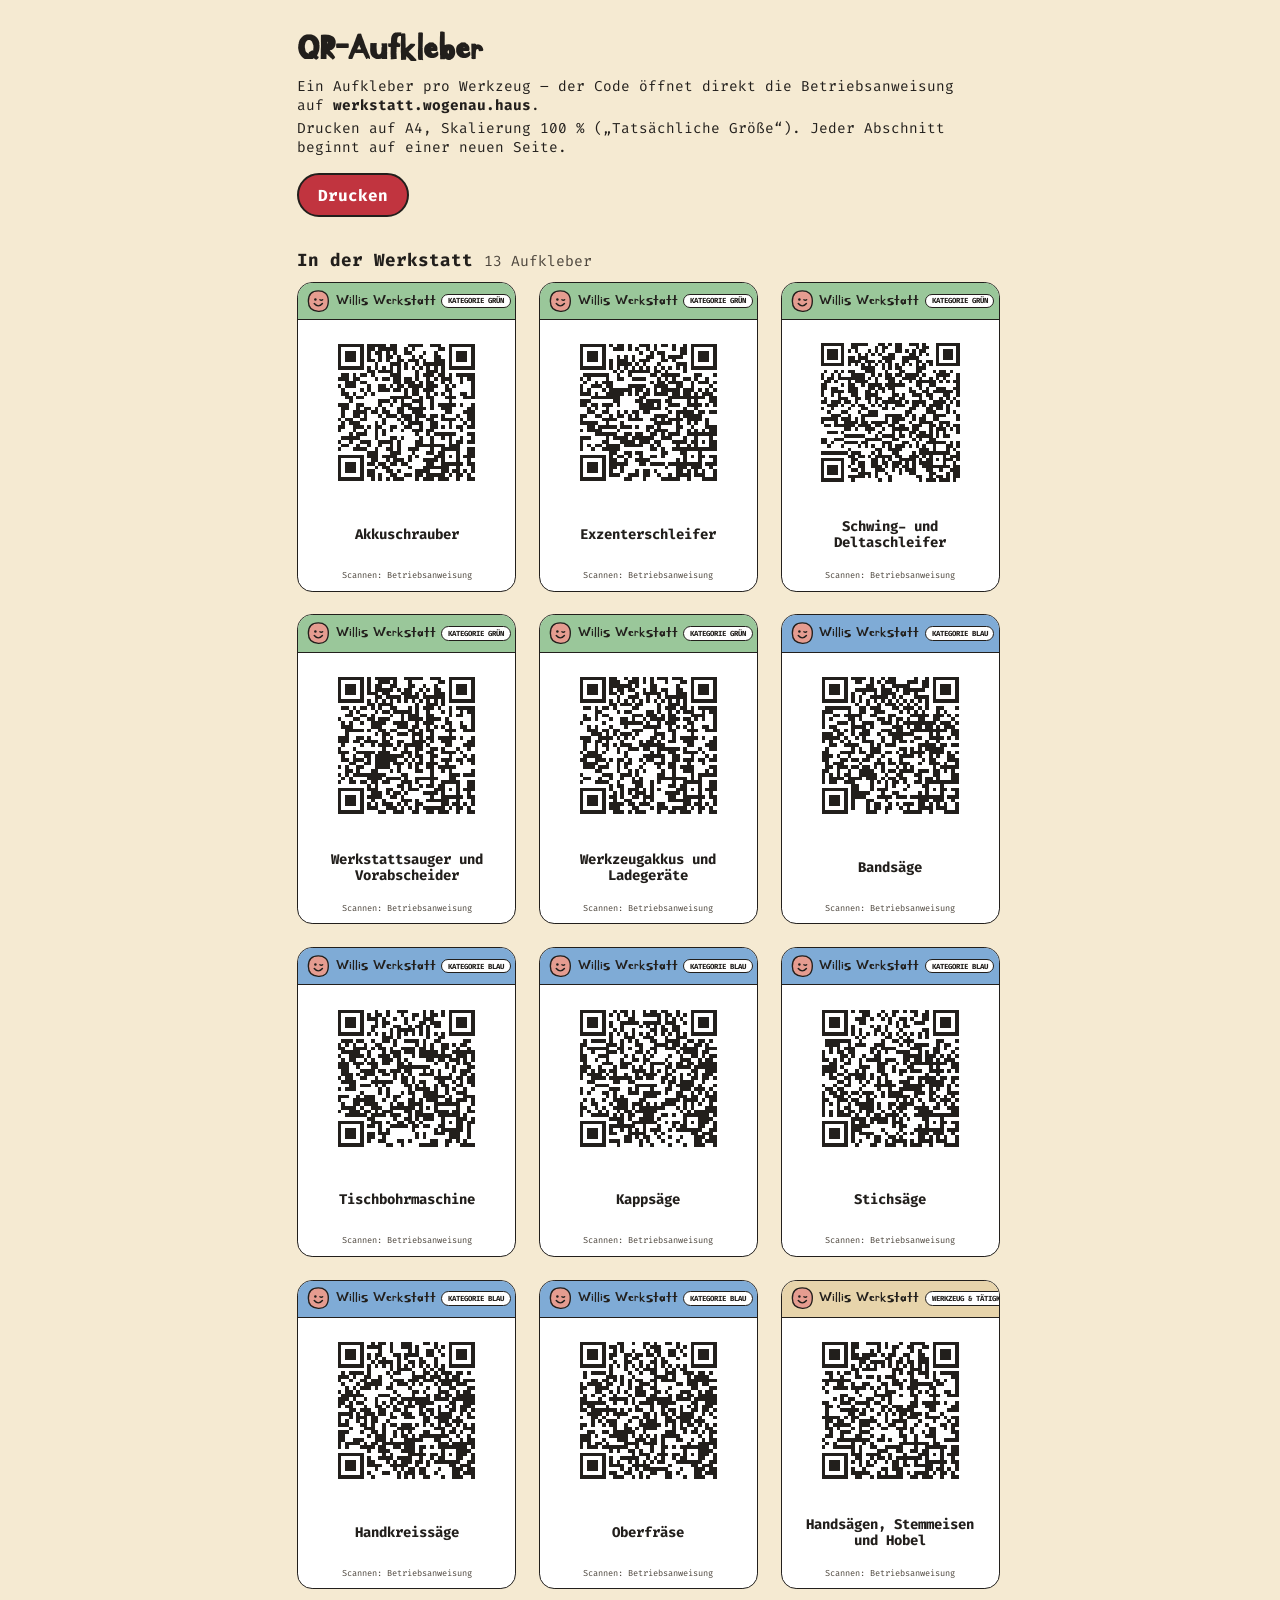
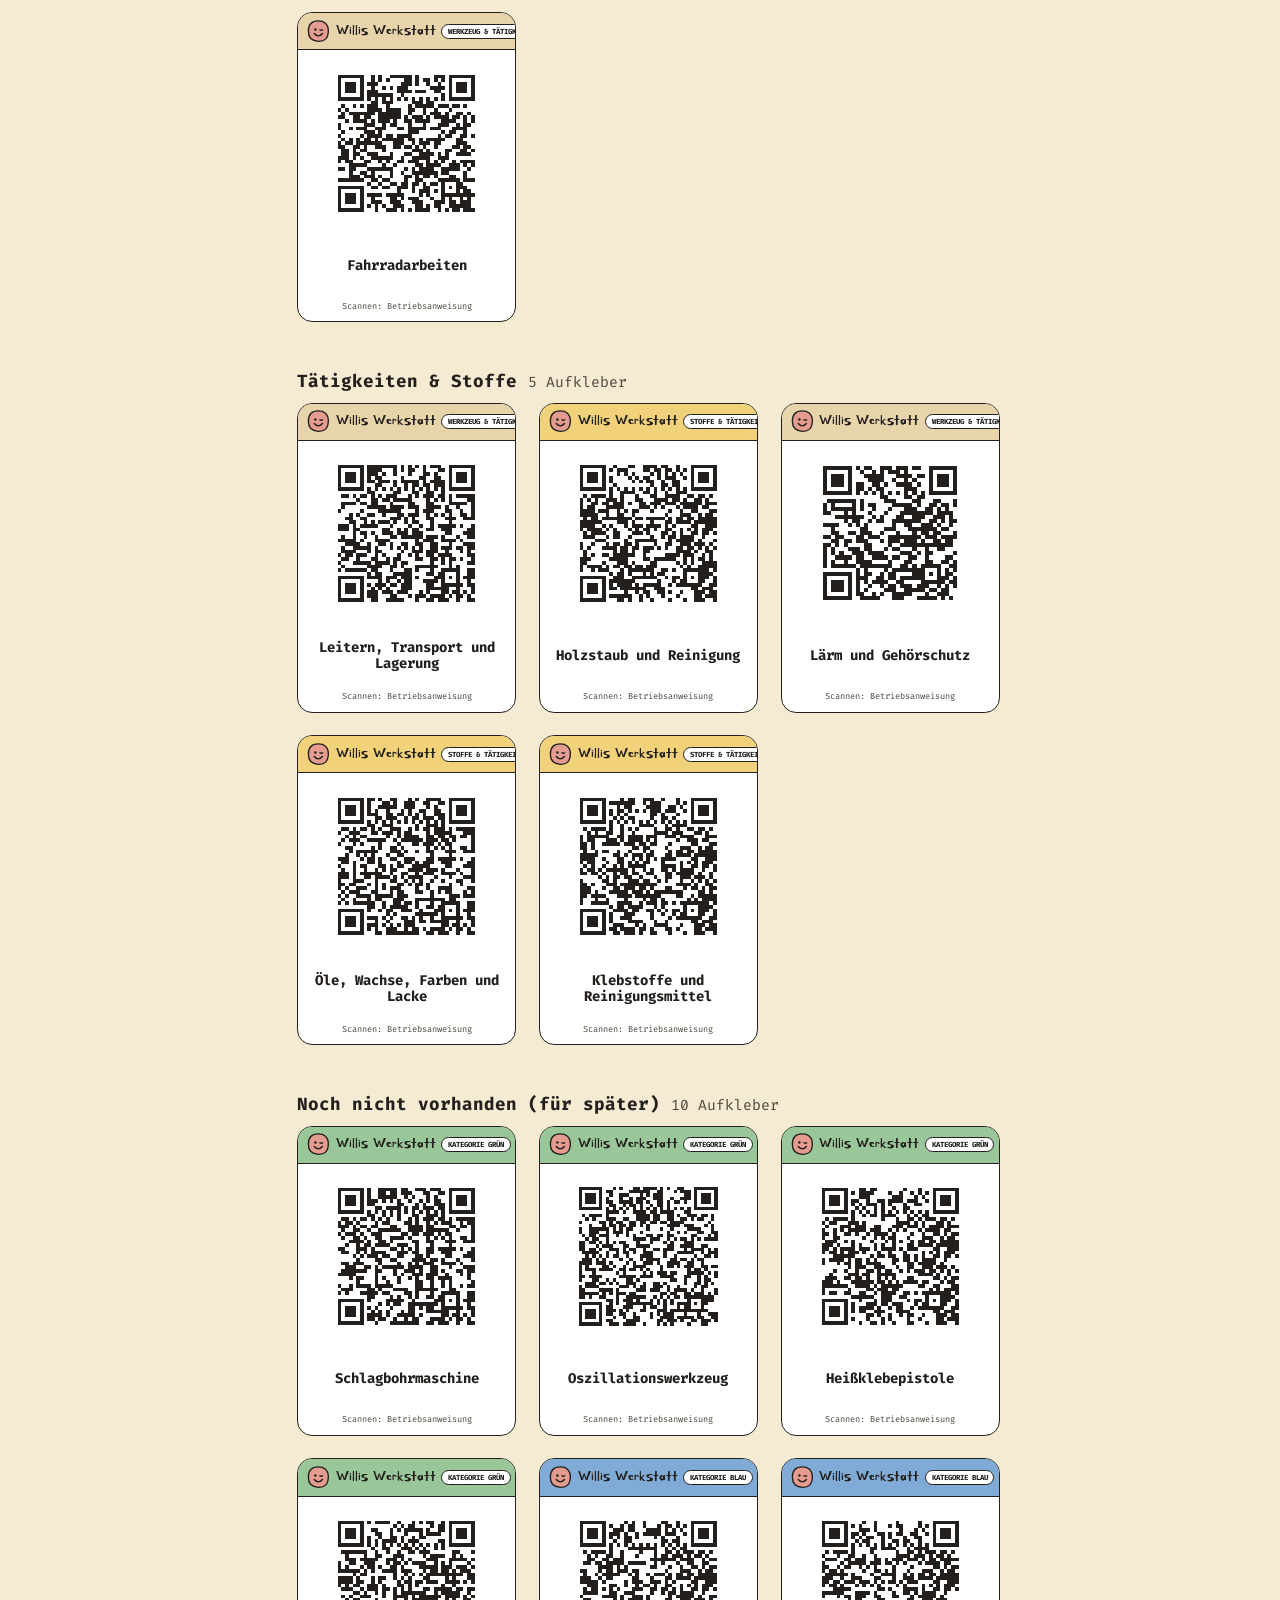
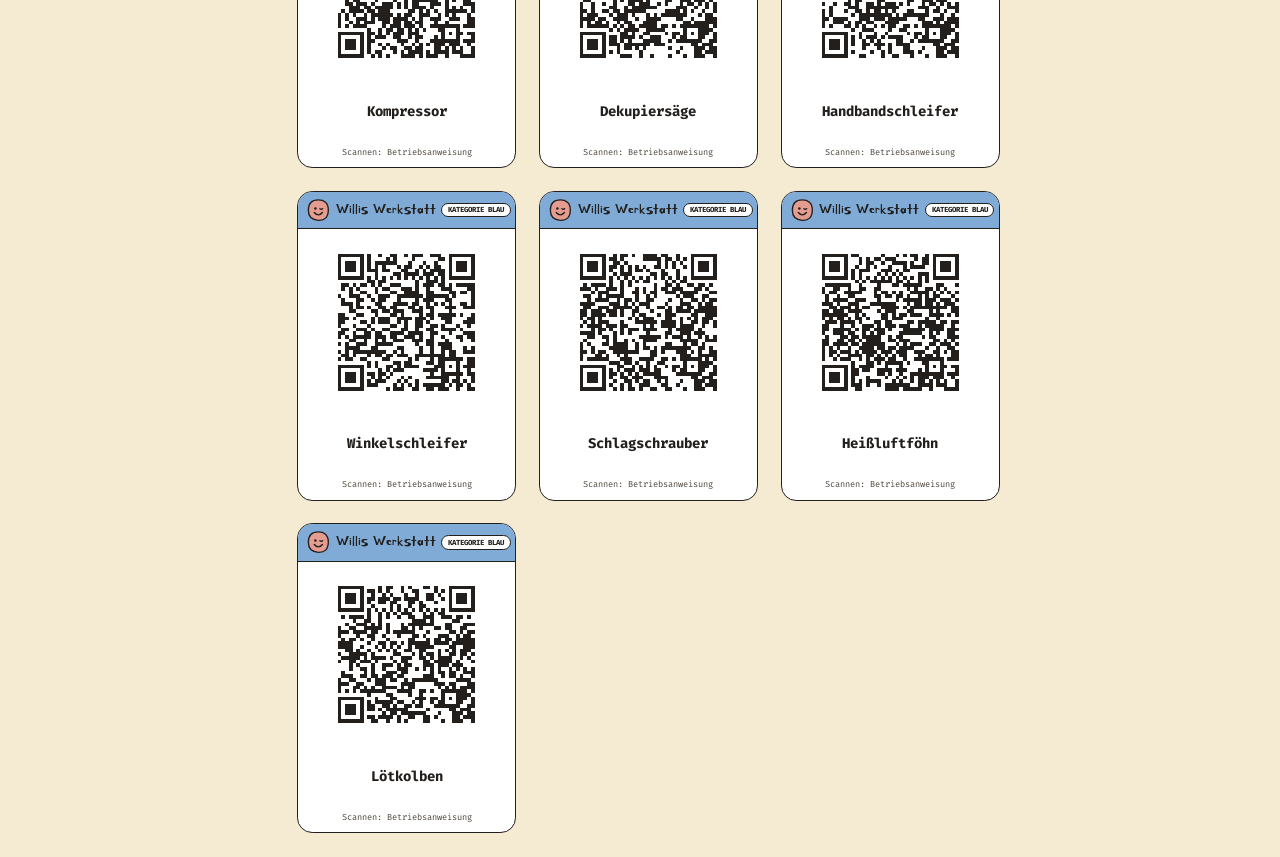
<file: aufkleber.html>
<!DOCTYPE html>
<html lang="de">
<head>
<meta charset="UTF-8">
<meta name="viewport" content="width=device-width, initial-scale=1.0">
<meta name="robots" content="noindex">
<title>QR-Aufkleber | Willis Werkstatt</title>
<!-- Druckvorlage: ein QR-Aufkleber pro Werkzeug. Erzeugt aus den Werkzeug-Daten in index.html.
     Jeder Code führt auf https://werkstatt.wogenau.haus/#werkzeug/<id>. Nicht von Hand bearbeiten – neu erzeugen. -->
<style>
  @font-face { font-family: 'Fira Code'; font-weight: 300 700; src: url(fonts/fira-code-latin-wght-normal.woff2) format('woff2'); }
  @font-face { font-family: 'Kirang Haerang'; src: url(fonts/kirang-haerang-latin-400-normal.woff2) format('woff2'); }
  :root { --ink: #221f1c; --paper: #f5ead2; --card: #fffaf0; }
  * { box-sizing: border-box; }
  body { margin: 0; font-family: 'Fira Code', monospace; color: var(--ink); background: var(--paper); }
  .intro { max-width: 190mm; margin: 0 auto; padding: 24px 16px 8px; }
  .intro h1 { font-family: 'Kirang Haerang', cursive; font-size: 2.4rem; margin: 0 0 .25rem; }
  .intro p { margin: .25rem 0; font-size: .9rem; }
  .intro button { margin-top: .75rem; font: inherit; font-weight: 700; padding: .6rem 1.2rem; border: 2px solid var(--ink); border-radius: 999px; background: #c1343f; color: #fff; cursor: pointer; }
  .sheet { max-width: 190mm; margin: 0 auto; padding: 8px 16px 24px; }
  h2 { font-size: 1.1rem; margin: 1rem 0 .6rem; } h2 small { font-weight: 400; color: #4c453c; }
  .grid { display: grid; grid-template-columns: repeat(3, 58mm); gap: 6mm; justify-content: start; }
  .sticker { width: 58mm; height: 82mm; background: #fff; border: 0.4mm solid var(--ink); border-radius: 4mm; overflow: hidden;
             display: flex; flex-direction: column; align-items: center; break-inside: avoid; }
  .bar { width: 100%; display: flex; align-items: center; gap: 1.5mm; padding: 1.8mm 2.5mm; border-bottom: 0.4mm solid var(--ink); }
  .willi { width: 6mm; height: 6mm; flex-shrink: 0; }
  .brand { font-family: 'Kirang Haerang', cursive; font-size: 11pt; line-height: 1; flex: 1; white-space: nowrap; }
  .cat { font-size: 5.5pt; font-weight: 700; text-transform: uppercase; background: #fff; border: 0.3mm solid var(--ink); border-radius: 99px; padding: .5mm 1.5mm; white-space: nowrap; }
  .qr { width: 44mm; height: 44mm; margin-top: 2.5mm; } .qr svg { width: 100%; height: 100%; display: block; }
  .name { font-weight: 800; font-size: 10.5pt; line-height: 1.15; text-align: center; padding: 1.5mm 3mm 0; flex: 1; display: flex; align-items: center; hyphens: auto; }
  .hint { font-size: 6.5pt; color: #4c453c; padding-bottom: 2.5mm; }
  @page { size: A4; margin: 10mm; }
  @media print {
    body { background: #fff; }
    .intro { display: none; }
    .sheet { padding: 0; max-width: none; break-after: page; }
    .sheet:last-child { break-after: auto; }
    h2 { margin-top: 0; }
  }
</style>
</head>
<body>
  <div class="intro">
    <h1>QR-Aufkleber</h1>
    <p>Ein Aufkleber pro Werkzeug – der Code öffnet direkt die Betriebsanweisung auf <b>werkstatt.wogenau.haus</b>.</p>
    <p>Drucken auf A4, Skalierung 100 % („Tatsächliche Größe“). Jeder Abschnitt beginnt auf einer neuen Seite.</p>
    <button onclick="window.print()">Drucken</button>
  </div>

    <section class="sheet">
      <h2>In der Werkstatt <small>13 Aufkleber</small></h2>
      <div class="grid">
      <div class="sticker">
        <div class="bar" style="background:#9ac79a"><svg viewBox="0 0 100 100" class="willi" aria-hidden="true"><path d="M 50 4 C 74 4, 95 16, 94 50 C 93 82, 78 95, 50 94 C 17 93, 6 78, 6 50 C 6 21, 22 4, 50 4 Z" fill="#e59c90" stroke="#221f1c" stroke-width="6"/><circle cx="37" cy="42" r="5.5" fill="#221f1c"/><path d="M 57 43 q 6 5 12 0" fill="none" stroke="#221f1c" stroke-width="6" stroke-linecap="round"/><path d="M 32 60 Q 50 80 68 60" fill="none" stroke="#221f1c" stroke-width="6.5" stroke-linecap="round"/></svg><span class="brand">Willis Werkstatt</span><span class="cat">Kategorie Grün</span></div>
        <div class="qr"><svg viewBox="0 0 45 45" shape-rendering="crispEdges" role="img" aria-label="QR-Code: https://werkstatt.wogenau.haus/#werkzeug/akkuschrauber"><rect width="45" height="45" fill="#fff"/><path fill="#221f1c" d="M4 4h1v1h-1zM5 4h1v1h-1zM6 4h1v1h-1zM7 4h1v1h-1zM8 4h1v1h-1zM9 4h1v1h-1zM10 4h1v1h-1zM12 4h1v1h-1zM13 4h1v1h-1zM14 4h1v1h-1zM15 4h1v1h-1zM16 4h1v1h-1zM18 4h1v1h-1zM19 4h1v1h-1zM23 4h1v1h-1zM24 4h1v1h-1zM25 4h1v1h-1zM26 4h1v1h-1zM29 4h1v1h-1zM30 4h1v1h-1zM31 4h1v1h-1zM34 4h1v1h-1zM35 4h1v1h-1zM36 4h1v1h-1zM37 4h1v1h-1zM38 4h1v1h-1zM39 4h1v1h-1zM40 4h1v1h-1zM4 5h1v1h-1zM10 5h1v1h-1zM12 5h1v1h-1zM13 5h1v1h-1zM15 5h1v1h-1zM16 5h1v1h-1zM17 5h1v1h-1zM18 5h1v1h-1zM19 5h1v1h-1zM22 5h1v1h-1zM24 5h1v1h-1zM31 5h1v1h-1zM32 5h1v1h-1zM34 5h1v1h-1zM40 5h1v1h-1zM4 6h1v1h-1zM6 6h1v1h-1zM7 6h1v1h-1zM8 6h1v1h-1zM10 6h1v1h-1zM12 6h1v1h-1zM14 6h1v1h-1zM15 6h1v1h-1zM17 6h1v1h-1zM19 6h1v1h-1zM22 6h1v1h-1zM23 6h1v1h-1zM27 6h1v1h-1zM30 6h1v1h-1zM34 6h1v1h-1zM36 6h1v1h-1zM37 6h1v1h-1zM38 6h1v1h-1zM40 6h1v1h-1zM4 7h1v1h-1zM6 7h1v1h-1zM7 7h1v1h-1zM8 7h1v1h-1zM10 7h1v1h-1zM12 7h1v1h-1zM15 7h1v1h-1zM17 7h1v1h-1zM18 7h1v1h-1zM20 7h1v1h-1zM24 7h1v1h-1zM26 7h1v1h-1zM30 7h1v1h-1zM31 7h1v1h-1zM34 7h1v1h-1zM36 7h1v1h-1zM37 7h1v1h-1zM38 7h1v1h-1zM40 7h1v1h-1zM4 8h1v1h-1zM6 8h1v1h-1zM7 8h1v1h-1zM8 8h1v1h-1zM10 8h1v1h-1zM12 8h1v1h-1zM13 8h1v1h-1zM15 8h1v1h-1zM17 8h1v1h-1zM20 8h1v1h-1zM21 8h1v1h-1zM23 8h1v1h-1zM24 8h1v1h-1zM25 8h1v1h-1zM27 8h1v1h-1zM30 8h1v1h-1zM31 8h1v1h-1zM32 8h1v1h-1zM34 8h1v1h-1zM36 8h1v1h-1zM37 8h1v1h-1zM38 8h1v1h-1zM40 8h1v1h-1zM4 9h1v1h-1zM10 9h1v1h-1zM14 9h1v1h-1zM18 9h1v1h-1zM19 9h1v1h-1zM20 9h1v1h-1zM22 9h1v1h-1zM25 9h1v1h-1zM27 9h1v1h-1zM28 9h1v1h-1zM29 9h1v1h-1zM30 9h1v1h-1zM31 9h1v1h-1zM32 9h1v1h-1zM34 9h1v1h-1zM40 9h1v1h-1zM4 10h1v1h-1zM5 10h1v1h-1zM6 10h1v1h-1zM7 10h1v1h-1zM8 10h1v1h-1zM9 10h1v1h-1zM10 10h1v1h-1zM12 10h1v1h-1zM14 10h1v1h-1zM16 10h1v1h-1zM18 10h1v1h-1zM20 10h1v1h-1zM22 10h1v1h-1zM24 10h1v1h-1zM26 10h1v1h-1zM28 10h1v1h-1zM30 10h1v1h-1zM32 10h1v1h-1zM34 10h1v1h-1zM35 10h1v1h-1zM36 10h1v1h-1zM37 10h1v1h-1zM38 10h1v1h-1zM39 10h1v1h-1zM40 10h1v1h-1zM12 11h1v1h-1zM13 11h1v1h-1zM15 11h1v1h-1zM16 11h1v1h-1zM17 11h1v1h-1zM18 11h1v1h-1zM20 11h1v1h-1zM25 11h1v1h-1zM28 11h1v1h-1zM29 11h1v1h-1zM30 11h1v1h-1zM32 11h1v1h-1zM5 12h1v1h-1zM6 12h1v1h-1zM8 12h1v1h-1zM10 12h1v1h-1zM11 12h1v1h-1zM13 12h1v1h-1zM18 12h1v1h-1zM19 12h1v1h-1zM20 12h1v1h-1zM25 12h1v1h-1zM27 12h1v1h-1zM28 12h1v1h-1zM29 12h1v1h-1zM31 12h1v1h-1zM32 12h1v1h-1zM34 12h1v1h-1zM36 12h1v1h-1zM37 12h1v1h-1zM38 12h1v1h-1zM39 12h1v1h-1zM40 12h1v1h-1zM4 13h1v1h-1zM5 13h1v1h-1zM6 13h1v1h-1zM8 13h1v1h-1zM9 13h1v1h-1zM14 13h1v1h-1zM16 13h1v1h-1zM17 13h1v1h-1zM19 13h1v1h-1zM20 13h1v1h-1zM22 13h1v1h-1zM23 13h1v1h-1zM25 13h1v1h-1zM28 13h1v1h-1zM30 13h1v1h-1zM32 13h1v1h-1zM33 13h1v1h-1zM34 13h1v1h-1zM37 13h1v1h-1zM39 13h1v1h-1zM40 13h1v1h-1zM6 14h1v1h-1zM7 14h1v1h-1zM8 14h1v1h-1zM10 14h1v1h-1zM11 14h1v1h-1zM19 14h1v1h-1zM20 14h1v1h-1zM22 14h1v1h-1zM23 14h1v1h-1zM24 14h1v1h-1zM26 14h1v1h-1zM28 14h1v1h-1zM29 14h1v1h-1zM32 14h1v1h-1zM34 14h1v1h-1zM37 14h1v1h-1zM40 14h1v1h-1zM4 15h1v1h-1zM6 15h1v1h-1zM7 15h1v1h-1zM8 15h1v1h-1zM12 15h1v1h-1zM15 15h1v1h-1zM16 15h1v1h-1zM18 15h1v1h-1zM20 15h1v1h-1zM21 15h1v1h-1zM23 15h1v1h-1zM24 15h1v1h-1zM25 15h1v1h-1zM26 15h1v1h-1zM28 15h1v1h-1zM29 15h1v1h-1zM30 15h1v1h-1zM33 15h1v1h-1zM35 15h1v1h-1zM40 15h1v1h-1zM5 16h1v1h-1zM10 16h1v1h-1zM12 16h1v1h-1zM15 16h1v1h-1zM16 16h1v1h-1zM17 16h1v1h-1zM19 16h1v1h-1zM20 16h1v1h-1zM22 16h1v1h-1zM24 16h1v1h-1zM25 16h1v1h-1zM27 16h1v1h-1zM28 16h1v1h-1zM29 16h1v1h-1zM33 16h1v1h-1zM34 16h1v1h-1zM40 16h1v1h-1zM5 17h1v1h-1zM6 17h1v1h-1zM8 17h1v1h-1zM11 17h1v1h-1zM13 17h1v1h-1zM22 17h1v1h-1zM24 17h1v1h-1zM25 17h1v1h-1zM28 17h1v1h-1zM30 17h1v1h-1zM32 17h1v1h-1zM34 17h1v1h-1zM37 17h1v1h-1zM38 17h1v1h-1zM40 17h1v1h-1zM6 18h1v1h-1zM7 18h1v1h-1zM9 18h1v1h-1zM10 18h1v1h-1zM18 18h1v1h-1zM19 18h1v1h-1zM20 18h1v1h-1zM21 18h1v1h-1zM22 18h1v1h-1zM23 18h1v1h-1zM26 18h1v1h-1zM28 18h1v1h-1zM29 18h1v1h-1zM33 18h1v1h-1zM34 18h1v1h-1zM35 18h1v1h-1zM38 18h1v1h-1zM39 18h1v1h-1zM40 18h1v1h-1zM7 19h1v1h-1zM15 19h1v1h-1zM16 19h1v1h-1zM17 19h1v1h-1zM19 19h1v1h-1zM21 19h1v1h-1zM24 19h1v1h-1zM25 19h1v1h-1zM26 19h1v1h-1zM29 19h1v1h-1zM34 19h1v1h-1zM4 20h1v1h-1zM5 20h1v1h-1zM6 20h1v1h-1zM9 20h1v1h-1zM10 20h1v1h-1zM15 20h1v1h-1zM18 20h1v1h-1zM21 20h1v1h-1zM22 20h1v1h-1zM23 20h1v1h-1zM26 20h1v1h-1zM29 20h1v1h-1zM31 20h1v1h-1zM32 20h1v1h-1zM33 20h1v1h-1zM34 20h1v1h-1zM35 20h1v1h-1zM37 20h1v1h-1zM40 20h1v1h-1zM5 21h1v1h-1zM6 21h1v1h-1zM9 21h1v1h-1zM11 21h1v1h-1zM12 21h1v1h-1zM14 21h1v1h-1zM16 21h1v1h-1zM20 21h1v1h-1zM21 21h1v1h-1zM23 21h1v1h-1zM24 21h1v1h-1zM25 21h1v1h-1zM26 21h1v1h-1zM27 21h1v1h-1zM29 21h1v1h-1zM32 21h1v1h-1zM33 21h1v1h-1zM34 21h1v1h-1zM39 21h1v1h-1zM40 21h1v1h-1zM5 22h1v1h-1zM8 22h1v1h-1zM9 22h1v1h-1zM10 22h1v1h-1zM11 22h1v1h-1zM13 22h1v1h-1zM14 22h1v1h-1zM16 22h1v1h-1zM17 22h1v1h-1zM20 22h1v1h-1zM21 22h1v1h-1zM24 22h1v1h-1zM25 22h1v1h-1zM26 22h1v1h-1zM33 22h1v1h-1zM34 22h1v1h-1zM38 22h1v1h-1zM39 22h1v1h-1zM40 22h1v1h-1zM5 23h1v1h-1zM8 23h1v1h-1zM9 23h1v1h-1zM11 23h1v1h-1zM15 23h1v1h-1zM17 23h1v1h-1zM18 23h1v1h-1zM19 23h1v1h-1zM21 23h1v1h-1zM22 23h1v1h-1zM23 23h1v1h-1zM25 23h1v1h-1zM26 23h1v1h-1zM27 23h1v1h-1zM29 23h1v1h-1zM30 23h1v1h-1zM32 23h1v1h-1zM36 23h1v1h-1zM39 23h1v1h-1zM40 23h1v1h-1zM4 24h1v1h-1zM6 24h1v1h-1zM7 24h1v1h-1zM10 24h1v1h-1zM11 24h1v1h-1zM16 24h1v1h-1zM20 24h1v1h-1zM22 24h1v1h-1zM23 24h1v1h-1zM25 24h1v1h-1zM28 24h1v1h-1zM29 24h1v1h-1zM32 24h1v1h-1zM33 24h1v1h-1zM34 24h1v1h-1zM35 24h1v1h-1zM37 24h1v1h-1zM39 24h1v1h-1zM40 24h1v1h-1zM5 25h1v1h-1zM7 25h1v1h-1zM8 25h1v1h-1zM9 25h1v1h-1zM14 25h1v1h-1zM16 25h1v1h-1zM21 25h1v1h-1zM23 25h1v1h-1zM24 25h1v1h-1zM25 25h1v1h-1zM26 25h1v1h-1zM29 25h1v1h-1zM30 25h1v1h-1zM34 25h1v1h-1zM38 25h1v1h-1zM40 25h1v1h-1zM4 26h1v1h-1zM5 26h1v1h-1zM8 26h1v1h-1zM9 26h1v1h-1zM10 26h1v1h-1zM12 26h1v1h-1zM14 26h1v1h-1zM15 26h1v1h-1zM18 26h1v1h-1zM19 26h1v1h-1zM22 26h1v1h-1zM23 26h1v1h-1zM26 26h1v1h-1zM29 26h1v1h-1zM30 26h1v1h-1zM32 26h1v1h-1zM34 26h1v1h-1zM36 26h1v1h-1zM37 26h1v1h-1zM39 26h1v1h-1zM40 26h1v1h-1zM4 27h1v1h-1zM8 27h1v1h-1zM11 27h1v1h-1zM14 27h1v1h-1zM16 27h1v1h-1zM18 27h1v1h-1zM21 27h1v1h-1zM24 27h1v1h-1zM25 27h1v1h-1zM26 27h1v1h-1zM28 27h1v1h-1zM29 27h1v1h-1zM37 27h1v1h-1zM7 28h1v1h-1zM9 28h1v1h-1zM10 28h1v1h-1zM11 28h1v1h-1zM14 28h1v1h-1zM16 28h1v1h-1zM25 28h1v1h-1zM28 28h1v1h-1zM30 28h1v1h-1zM31 28h1v1h-1zM32 28h1v1h-1zM33 28h1v1h-1zM34 28h1v1h-1zM35 28h1v1h-1zM39 28h1v1h-1zM40 28h1v1h-1zM5 29h1v1h-1zM6 29h1v1h-1zM7 29h1v1h-1zM8 29h1v1h-1zM9 29h1v1h-1zM14 29h1v1h-1zM18 29h1v1h-1zM19 29h1v1h-1zM21 29h1v1h-1zM26 29h1v1h-1zM29 29h1v1h-1zM32 29h1v1h-1zM34 29h1v1h-1zM37 29h1v1h-1zM40 29h1v1h-1zM4 30h1v1h-1zM7 30h1v1h-1zM10 30h1v1h-1zM11 30h1v1h-1zM12 30h1v1h-1zM15 30h1v1h-1zM16 30h1v1h-1zM17 30h1v1h-1zM18 30h1v1h-1zM20 30h1v1h-1zM25 30h1v1h-1zM26 30h1v1h-1zM29 30h1v1h-1zM34 30h1v1h-1zM36 30h1v1h-1zM37 30h1v1h-1zM39 30h1v1h-1zM40 30h1v1h-1zM5 31h1v1h-1zM6 31h1v1h-1zM9 31h1v1h-1zM12 31h1v1h-1zM15 31h1v1h-1zM18 31h1v1h-1zM20 31h1v1h-1zM25 31h1v1h-1zM26 31h1v1h-1zM27 31h1v1h-1zM28 31h1v1h-1zM29 31h1v1h-1zM30 31h1v1h-1zM31 31h1v1h-1zM32 31h1v1h-1zM34 31h1v1h-1zM35 31h1v1h-1zM36 31h1v1h-1zM4 32h1v1h-1zM8 32h1v1h-1zM9 32h1v1h-1zM10 32h1v1h-1zM11 32h1v1h-1zM14 32h1v1h-1zM17 32h1v1h-1zM18 32h1v1h-1zM20 32h1v1h-1zM23 32h1v1h-1zM24 32h1v1h-1zM25 32h1v1h-1zM29 32h1v1h-1zM32 32h1v1h-1zM33 32h1v1h-1zM34 32h1v1h-1zM35 32h1v1h-1zM36 32h1v1h-1zM39 32h1v1h-1zM40 32h1v1h-1zM12 33h1v1h-1zM13 33h1v1h-1zM14 33h1v1h-1zM18 33h1v1h-1zM19 33h1v1h-1zM20 33h1v1h-1zM24 33h1v1h-1zM28 33h1v1h-1zM29 33h1v1h-1zM31 33h1v1h-1zM32 33h1v1h-1zM36 33h1v1h-1zM39 33h1v1h-1zM40 33h1v1h-1zM4 34h1v1h-1zM5 34h1v1h-1zM6 34h1v1h-1zM7 34h1v1h-1zM8 34h1v1h-1zM9 34h1v1h-1zM10 34h1v1h-1zM12 34h1v1h-1zM13 34h1v1h-1zM14 34h1v1h-1zM16 34h1v1h-1zM17 34h1v1h-1zM18 34h1v1h-1zM19 34h1v1h-1zM23 34h1v1h-1zM25 34h1v1h-1zM30 34h1v1h-1zM31 34h1v1h-1zM32 34h1v1h-1zM34 34h1v1h-1zM36 34h1v1h-1zM38 34h1v1h-1zM39 34h1v1h-1zM40 34h1v1h-1zM4 35h1v1h-1zM10 35h1v1h-1zM13 35h1v1h-1zM14 35h1v1h-1zM17 35h1v1h-1zM19 35h1v1h-1zM20 35h1v1h-1zM21 35h1v1h-1zM23 35h1v1h-1zM27 35h1v1h-1zM28 35h1v1h-1zM29 35h1v1h-1zM30 35h1v1h-1zM32 35h1v1h-1zM36 35h1v1h-1zM39 35h1v1h-1zM4 36h1v1h-1zM6 36h1v1h-1zM7 36h1v1h-1zM8 36h1v1h-1zM10 36h1v1h-1zM12 36h1v1h-1zM13 36h1v1h-1zM15 36h1v1h-1zM16 36h1v1h-1zM18 36h1v1h-1zM19 36h1v1h-1zM21 36h1v1h-1zM22 36h1v1h-1zM28 36h1v1h-1zM29 36h1v1h-1zM32 36h1v1h-1zM33 36h1v1h-1zM34 36h1v1h-1zM35 36h1v1h-1zM36 36h1v1h-1zM37 36h1v1h-1zM39 36h1v1h-1zM40 36h1v1h-1zM4 37h1v1h-1zM6 37h1v1h-1zM7 37h1v1h-1zM8 37h1v1h-1zM10 37h1v1h-1zM14 37h1v1h-1zM16 37h1v1h-1zM17 37h1v1h-1zM23 37h1v1h-1zM27 37h1v1h-1zM28 37h1v1h-1zM29 37h1v1h-1zM30 37h1v1h-1zM31 37h1v1h-1zM32 37h1v1h-1zM33 37h1v1h-1zM36 37h1v1h-1zM40 37h1v1h-1zM4 38h1v1h-1zM6 38h1v1h-1zM7 38h1v1h-1zM8 38h1v1h-1zM10 38h1v1h-1zM12 38h1v1h-1zM13 38h1v1h-1zM17 38h1v1h-1zM18 38h1v1h-1zM20 38h1v1h-1zM25 38h1v1h-1zM26 38h1v1h-1zM27 38h1v1h-1zM28 38h1v1h-1zM32 38h1v1h-1zM33 38h1v1h-1zM35 38h1v1h-1zM36 38h1v1h-1zM38 38h1v1h-1zM40 38h1v1h-1zM4 39h1v1h-1zM10 39h1v1h-1zM12 39h1v1h-1zM13 39h1v1h-1zM15 39h1v1h-1zM18 39h1v1h-1zM19 39h1v1h-1zM22 39h1v1h-1zM23 39h1v1h-1zM25 39h1v1h-1zM26 39h1v1h-1zM28 39h1v1h-1zM29 39h1v1h-1zM30 39h1v1h-1zM31 39h1v1h-1zM32 39h1v1h-1zM34 39h1v1h-1zM36 39h1v1h-1zM37 39h1v1h-1zM39 39h1v1h-1zM4 40h1v1h-1zM5 40h1v1h-1zM6 40h1v1h-1zM7 40h1v1h-1zM8 40h1v1h-1zM9 40h1v1h-1zM10 40h1v1h-1zM13 40h1v1h-1zM15 40h1v1h-1zM17 40h1v1h-1zM19 40h1v1h-1zM20 40h1v1h-1zM21 40h1v1h-1zM25 40h1v1h-1zM27 40h1v1h-1zM28 40h1v1h-1zM29 40h1v1h-1zM31 40h1v1h-1zM32 40h1v1h-1zM33 40h1v1h-1zM36 40h1v1h-1zM39 40h1v1h-1zM40 40h1v1h-1z"/></svg></div>
        <div class="name">Akkuschrauber</div>
        <div class="hint">Scannen: Betriebsanweisung</div>
      </div>
      <div class="sticker">
        <div class="bar" style="background:#9ac79a"><svg viewBox="0 0 100 100" class="willi" aria-hidden="true"><path d="M 50 4 C 74 4, 95 16, 94 50 C 93 82, 78 95, 50 94 C 17 93, 6 78, 6 50 C 6 21, 22 4, 50 4 Z" fill="#e59c90" stroke="#221f1c" stroke-width="6"/><circle cx="37" cy="42" r="5.5" fill="#221f1c"/><path d="M 57 43 q 6 5 12 0" fill="none" stroke="#221f1c" stroke-width="6" stroke-linecap="round"/><path d="M 32 60 Q 50 80 68 60" fill="none" stroke="#221f1c" stroke-width="6.5" stroke-linecap="round"/></svg><span class="brand">Willis Werkstatt</span><span class="cat">Kategorie Grün</span></div>
        <div class="qr"><svg viewBox="0 0 45 45" shape-rendering="crispEdges" role="img" aria-label="QR-Code: https://werkstatt.wogenau.haus/#werkzeug/exzenterschleifer"><rect width="45" height="45" fill="#fff"/><path fill="#221f1c" d="M4 4h1v1h-1zM5 4h1v1h-1zM6 4h1v1h-1zM7 4h1v1h-1zM8 4h1v1h-1zM9 4h1v1h-1zM10 4h1v1h-1zM12 4h1v1h-1zM14 4h1v1h-1zM15 4h1v1h-1zM17 4h1v1h-1zM20 4h1v1h-1zM21 4h1v1h-1zM22 4h1v1h-1zM24 4h1v1h-1zM26 4h1v1h-1zM27 4h1v1h-1zM29 4h1v1h-1zM32 4h1v1h-1zM34 4h1v1h-1zM35 4h1v1h-1zM36 4h1v1h-1zM37 4h1v1h-1zM38 4h1v1h-1zM39 4h1v1h-1zM40 4h1v1h-1zM4 5h1v1h-1zM10 5h1v1h-1zM13 5h1v1h-1zM14 5h1v1h-1zM15 5h1v1h-1zM17 5h1v1h-1zM19 5h1v1h-1zM22 5h1v1h-1zM24 5h1v1h-1zM29 5h1v1h-1zM31 5h1v1h-1zM32 5h1v1h-1zM34 5h1v1h-1zM40 5h1v1h-1zM4 6h1v1h-1zM6 6h1v1h-1zM7 6h1v1h-1zM8 6h1v1h-1zM10 6h1v1h-1zM20 6h1v1h-1zM23 6h1v1h-1zM25 6h1v1h-1zM26 6h1v1h-1zM31 6h1v1h-1zM32 6h1v1h-1zM34 6h1v1h-1zM36 6h1v1h-1zM37 6h1v1h-1zM38 6h1v1h-1zM40 6h1v1h-1zM4 7h1v1h-1zM6 7h1v1h-1zM7 7h1v1h-1zM8 7h1v1h-1zM10 7h1v1h-1zM14 7h1v1h-1zM16 7h1v1h-1zM18 7h1v1h-1zM22 7h1v1h-1zM23 7h1v1h-1zM26 7h1v1h-1zM28 7h1v1h-1zM29 7h1v1h-1zM30 7h1v1h-1zM31 7h1v1h-1zM34 7h1v1h-1zM36 7h1v1h-1zM37 7h1v1h-1zM38 7h1v1h-1zM40 7h1v1h-1zM4 8h1v1h-1zM6 8h1v1h-1zM7 8h1v1h-1zM8 8h1v1h-1zM10 8h1v1h-1zM12 8h1v1h-1zM14 8h1v1h-1zM15 8h1v1h-1zM16 8h1v1h-1zM18 8h1v1h-1zM20 8h1v1h-1zM21 8h1v1h-1zM22 8h1v1h-1zM26 8h1v1h-1zM27 8h1v1h-1zM29 8h1v1h-1zM34 8h1v1h-1zM36 8h1v1h-1zM37 8h1v1h-1zM38 8h1v1h-1zM40 8h1v1h-1zM4 9h1v1h-1zM10 9h1v1h-1zM12 9h1v1h-1zM14 9h1v1h-1zM15 9h1v1h-1zM16 9h1v1h-1zM17 9h1v1h-1zM19 9h1v1h-1zM21 9h1v1h-1zM25 9h1v1h-1zM30 9h1v1h-1zM31 9h1v1h-1zM32 9h1v1h-1zM34 9h1v1h-1zM40 9h1v1h-1zM4 10h1v1h-1zM5 10h1v1h-1zM6 10h1v1h-1zM7 10h1v1h-1zM8 10h1v1h-1zM9 10h1v1h-1zM10 10h1v1h-1zM12 10h1v1h-1zM14 10h1v1h-1zM16 10h1v1h-1zM18 10h1v1h-1zM20 10h1v1h-1zM22 10h1v1h-1zM24 10h1v1h-1zM26 10h1v1h-1zM28 10h1v1h-1zM30 10h1v1h-1zM32 10h1v1h-1zM34 10h1v1h-1zM35 10h1v1h-1zM36 10h1v1h-1zM37 10h1v1h-1zM38 10h1v1h-1zM39 10h1v1h-1zM40 10h1v1h-1zM13 11h1v1h-1zM15 11h1v1h-1zM17 11h1v1h-1zM18 11h1v1h-1zM19 11h1v1h-1zM20 11h1v1h-1zM21 11h1v1h-1zM22 11h1v1h-1zM24 11h1v1h-1zM25 11h1v1h-1zM27 11h1v1h-1zM32 11h1v1h-1zM5 12h1v1h-1zM6 12h1v1h-1zM7 12h1v1h-1zM8 12h1v1h-1zM9 12h1v1h-1zM10 12h1v1h-1zM11 12h1v1h-1zM14 12h1v1h-1zM17 12h1v1h-1zM23 12h1v1h-1zM24 12h1v1h-1zM26 12h1v1h-1zM27 12h1v1h-1zM28 12h1v1h-1zM29 12h1v1h-1zM30 12h1v1h-1zM35 12h1v1h-1zM36 12h1v1h-1zM40 12h1v1h-1zM4 13h1v1h-1zM6 13h1v1h-1zM11 13h1v1h-1zM14 13h1v1h-1zM15 13h1v1h-1zM18 13h1v1h-1zM19 13h1v1h-1zM20 13h1v1h-1zM21 13h1v1h-1zM25 13h1v1h-1zM27 13h1v1h-1zM29 13h1v1h-1zM32 13h1v1h-1zM33 13h1v1h-1zM35 13h1v1h-1zM38 13h1v1h-1zM5 14h1v1h-1zM8 14h1v1h-1zM10 14h1v1h-1zM11 14h1v1h-1zM12 14h1v1h-1zM23 14h1v1h-1zM25 14h1v1h-1zM26 14h1v1h-1zM28 14h1v1h-1zM29 14h1v1h-1zM30 14h1v1h-1zM31 14h1v1h-1zM34 14h1v1h-1zM36 14h1v1h-1zM37 14h1v1h-1zM38 14h1v1h-1zM40 14h1v1h-1zM4 15h1v1h-1zM7 15h1v1h-1zM8 15h1v1h-1zM9 15h1v1h-1zM11 15h1v1h-1zM12 15h1v1h-1zM17 15h1v1h-1zM18 15h1v1h-1zM19 15h1v1h-1zM20 15h1v1h-1zM21 15h1v1h-1zM24 15h1v1h-1zM25 15h1v1h-1zM26 15h1v1h-1zM27 15h1v1h-1zM30 15h1v1h-1zM31 15h1v1h-1zM34 15h1v1h-1zM39 15h1v1h-1zM4 16h1v1h-1zM6 16h1v1h-1zM10 16h1v1h-1zM12 16h1v1h-1zM13 16h1v1h-1zM14 16h1v1h-1zM15 16h1v1h-1zM16 16h1v1h-1zM17 16h1v1h-1zM19 16h1v1h-1zM20 16h1v1h-1zM22 16h1v1h-1zM24 16h1v1h-1zM26 16h1v1h-1zM27 16h1v1h-1zM28 16h1v1h-1zM29 16h1v1h-1zM30 16h1v1h-1zM32 16h1v1h-1zM33 16h1v1h-1zM34 16h1v1h-1zM36 16h1v1h-1zM38 16h1v1h-1zM40 16h1v1h-1zM4 17h1v1h-1zM5 17h1v1h-1zM6 17h1v1h-1zM8 17h1v1h-1zM11 17h1v1h-1zM12 17h1v1h-1zM13 17h1v1h-1zM14 17h1v1h-1zM15 17h1v1h-1zM17 17h1v1h-1zM19 17h1v1h-1zM21 17h1v1h-1zM22 17h1v1h-1zM24 17h1v1h-1zM25 17h1v1h-1zM26 17h1v1h-1zM27 17h1v1h-1zM29 17h1v1h-1zM30 17h1v1h-1zM32 17h1v1h-1zM33 17h1v1h-1zM35 17h1v1h-1zM37 17h1v1h-1zM38 17h1v1h-1zM39 17h1v1h-1zM7 18h1v1h-1zM8 18h1v1h-1zM9 18h1v1h-1zM10 18h1v1h-1zM11 18h1v1h-1zM12 18h1v1h-1zM13 18h1v1h-1zM14 18h1v1h-1zM20 18h1v1h-1zM21 18h1v1h-1zM28 18h1v1h-1zM29 18h1v1h-1zM30 18h1v1h-1zM31 18h1v1h-1zM32 18h1v1h-1zM33 18h1v1h-1zM34 18h1v1h-1zM35 18h1v1h-1zM36 18h1v1h-1zM37 18h1v1h-1zM39 18h1v1h-1zM40 18h1v1h-1zM4 19h1v1h-1zM5 19h1v1h-1zM6 19h1v1h-1zM13 19h1v1h-1zM14 19h1v1h-1zM19 19h1v1h-1zM20 19h1v1h-1zM22 19h1v1h-1zM23 19h1v1h-1zM24 19h1v1h-1zM25 19h1v1h-1zM27 19h1v1h-1zM28 19h1v1h-1zM33 19h1v1h-1zM35 19h1v1h-1zM39 19h1v1h-1zM40 19h1v1h-1zM4 20h1v1h-1zM5 20h1v1h-1zM7 20h1v1h-1zM8 20h1v1h-1zM10 20h1v1h-1zM11 20h1v1h-1zM12 20h1v1h-1zM14 20h1v1h-1zM20 20h1v1h-1zM21 20h1v1h-1zM22 20h1v1h-1zM23 20h1v1h-1zM25 20h1v1h-1zM28 20h1v1h-1zM29 20h1v1h-1zM30 20h1v1h-1zM33 20h1v1h-1zM34 20h1v1h-1zM35 20h1v1h-1zM36 20h1v1h-1zM38 20h1v1h-1zM40 20h1v1h-1zM6 21h1v1h-1zM8 21h1v1h-1zM11 21h1v1h-1zM20 21h1v1h-1zM21 21h1v1h-1zM22 21h1v1h-1zM23 21h1v1h-1zM24 21h1v1h-1zM25 21h1v1h-1zM27 21h1v1h-1zM32 21h1v1h-1zM35 21h1v1h-1zM6 22h1v1h-1zM7 22h1v1h-1zM10 22h1v1h-1zM11 22h1v1h-1zM14 22h1v1h-1zM16 22h1v1h-1zM18 22h1v1h-1zM19 22h1v1h-1zM21 22h1v1h-1zM22 22h1v1h-1zM28 22h1v1h-1zM30 22h1v1h-1zM31 22h1v1h-1zM32 22h1v1h-1zM33 22h1v1h-1zM34 22h1v1h-1zM36 22h1v1h-1zM37 22h1v1h-1zM39 22h1v1h-1zM40 22h1v1h-1zM4 23h1v1h-1zM5 23h1v1h-1zM8 23h1v1h-1zM9 23h1v1h-1zM12 23h1v1h-1zM14 23h1v1h-1zM15 23h1v1h-1zM17 23h1v1h-1zM19 23h1v1h-1zM24 23h1v1h-1zM25 23h1v1h-1zM26 23h1v1h-1zM27 23h1v1h-1zM30 23h1v1h-1zM32 23h1v1h-1zM33 23h1v1h-1zM34 23h1v1h-1zM35 23h1v1h-1zM36 23h1v1h-1zM4 24h1v1h-1zM10 24h1v1h-1zM11 24h1v1h-1zM12 24h1v1h-1zM13 24h1v1h-1zM17 24h1v1h-1zM18 24h1v1h-1zM19 24h1v1h-1zM20 24h1v1h-1zM23 24h1v1h-1zM24 24h1v1h-1zM26 24h1v1h-1zM28 24h1v1h-1zM29 24h1v1h-1zM30 24h1v1h-1zM31 24h1v1h-1zM33 24h1v1h-1zM34 24h1v1h-1zM35 24h1v1h-1zM36 24h1v1h-1zM38 24h1v1h-1zM4 25h1v1h-1zM5 25h1v1h-1zM6 25h1v1h-1zM7 25h1v1h-1zM8 25h1v1h-1zM11 25h1v1h-1zM15 25h1v1h-1zM24 25h1v1h-1zM25 25h1v1h-1zM26 25h1v1h-1zM27 25h1v1h-1zM28 25h1v1h-1zM30 25h1v1h-1zM33 25h1v1h-1zM35 25h1v1h-1zM38 25h1v1h-1zM6 26h1v1h-1zM7 26h1v1h-1zM9 26h1v1h-1zM10 26h1v1h-1zM11 26h1v1h-1zM12 26h1v1h-1zM13 26h1v1h-1zM15 26h1v1h-1zM16 26h1v1h-1zM17 26h1v1h-1zM19 26h1v1h-1zM22 26h1v1h-1zM23 26h1v1h-1zM25 26h1v1h-1zM30 26h1v1h-1zM31 26h1v1h-1zM34 26h1v1h-1zM38 26h1v1h-1zM39 26h1v1h-1zM40 26h1v1h-1zM4 27h1v1h-1zM6 27h1v1h-1zM7 27h1v1h-1zM8 27h1v1h-1zM9 27h1v1h-1zM14 27h1v1h-1zM22 27h1v1h-1zM24 27h1v1h-1zM25 27h1v1h-1zM26 27h1v1h-1zM27 27h1v1h-1zM30 27h1v1h-1zM33 27h1v1h-1zM35 27h1v1h-1zM37 27h1v1h-1zM39 27h1v1h-1zM40 27h1v1h-1zM8 28h1v1h-1zM9 28h1v1h-1zM10 28h1v1h-1zM11 28h1v1h-1zM12 28h1v1h-1zM13 28h1v1h-1zM16 28h1v1h-1zM17 28h1v1h-1zM19 28h1v1h-1zM20 28h1v1h-1zM23 28h1v1h-1zM24 28h1v1h-1zM26 28h1v1h-1zM28 28h1v1h-1zM29 28h1v1h-1zM30 28h1v1h-1zM33 28h1v1h-1zM34 28h1v1h-1zM35 28h1v1h-1zM36 28h1v1h-1zM37 28h1v1h-1zM38 28h1v1h-1zM39 28h1v1h-1zM40 28h1v1h-1zM4 29h1v1h-1zM5 29h1v1h-1zM6 29h1v1h-1zM11 29h1v1h-1zM13 29h1v1h-1zM14 29h1v1h-1zM15 29h1v1h-1zM16 29h1v1h-1zM18 29h1v1h-1zM19 29h1v1h-1zM20 29h1v1h-1zM21 29h1v1h-1zM22 29h1v1h-1zM23 29h1v1h-1zM26 29h1v1h-1zM27 29h1v1h-1zM28 29h1v1h-1zM32 29h1v1h-1zM35 29h1v1h-1zM39 29h1v1h-1zM4 30h1v1h-1zM10 30h1v1h-1zM11 30h1v1h-1zM15 30h1v1h-1zM16 30h1v1h-1zM17 30h1v1h-1zM18 30h1v1h-1zM20 30h1v1h-1zM21 30h1v1h-1zM22 30h1v1h-1zM24 30h1v1h-1zM25 30h1v1h-1zM29 30h1v1h-1zM30 30h1v1h-1zM31 30h1v1h-1zM32 30h1v1h-1zM34 30h1v1h-1zM35 30h1v1h-1zM37 30h1v1h-1zM39 30h1v1h-1zM40 30h1v1h-1zM4 31h1v1h-1zM6 31h1v1h-1zM8 31h1v1h-1zM9 31h1v1h-1zM11 31h1v1h-1zM12 31h1v1h-1zM13 31h1v1h-1zM14 31h1v1h-1zM16 31h1v1h-1zM17 31h1v1h-1zM18 31h1v1h-1zM19 31h1v1h-1zM20 31h1v1h-1zM23 31h1v1h-1zM25 31h1v1h-1zM30 31h1v1h-1zM33 31h1v1h-1zM35 31h1v1h-1zM39 31h1v1h-1zM40 31h1v1h-1zM4 32h1v1h-1zM7 32h1v1h-1zM10 32h1v1h-1zM11 32h1v1h-1zM12 32h1v1h-1zM13 32h1v1h-1zM14 32h1v1h-1zM23 32h1v1h-1zM24 32h1v1h-1zM26 32h1v1h-1zM29 32h1v1h-1zM30 32h1v1h-1zM31 32h1v1h-1zM32 32h1v1h-1zM33 32h1v1h-1zM34 32h1v1h-1zM35 32h1v1h-1zM36 32h1v1h-1zM37 32h1v1h-1zM38 32h1v1h-1zM39 32h1v1h-1zM40 32h1v1h-1zM12 33h1v1h-1zM13 33h1v1h-1zM16 33h1v1h-1zM17 33h1v1h-1zM19 33h1v1h-1zM20 33h1v1h-1zM26 33h1v1h-1zM27 33h1v1h-1zM31 33h1v1h-1zM32 33h1v1h-1zM36 33h1v1h-1zM4 34h1v1h-1zM5 34h1v1h-1zM6 34h1v1h-1zM7 34h1v1h-1zM8 34h1v1h-1zM9 34h1v1h-1zM10 34h1v1h-1zM12 34h1v1h-1zM14 34h1v1h-1zM15 34h1v1h-1zM17 34h1v1h-1zM20 34h1v1h-1zM23 34h1v1h-1zM24 34h1v1h-1zM26 34h1v1h-1zM32 34h1v1h-1zM34 34h1v1h-1zM36 34h1v1h-1zM37 34h1v1h-1zM39 34h1v1h-1zM40 34h1v1h-1zM4 35h1v1h-1zM10 35h1v1h-1zM12 35h1v1h-1zM13 35h1v1h-1zM16 35h1v1h-1zM19 35h1v1h-1zM20 35h1v1h-1zM21 35h1v1h-1zM22 35h1v1h-1zM30 35h1v1h-1zM32 35h1v1h-1zM36 35h1v1h-1zM40 35h1v1h-1zM4 36h1v1h-1zM6 36h1v1h-1zM7 36h1v1h-1zM8 36h1v1h-1zM10 36h1v1h-1zM12 36h1v1h-1zM13 36h1v1h-1zM14 36h1v1h-1zM15 36h1v1h-1zM16 36h1v1h-1zM20 36h1v1h-1zM21 36h1v1h-1zM23 36h1v1h-1zM24 36h1v1h-1zM25 36h1v1h-1zM26 36h1v1h-1zM28 36h1v1h-1zM29 36h1v1h-1zM30 36h1v1h-1zM31 36h1v1h-1zM32 36h1v1h-1zM33 36h1v1h-1zM34 36h1v1h-1zM35 36h1v1h-1zM36 36h1v1h-1zM38 36h1v1h-1zM39 36h1v1h-1zM40 36h1v1h-1zM4 37h1v1h-1zM6 37h1v1h-1zM7 37h1v1h-1zM8 37h1v1h-1zM10 37h1v1h-1zM12 37h1v1h-1zM13 37h1v1h-1zM15 37h1v1h-1zM27 37h1v1h-1zM30 37h1v1h-1zM31 37h1v1h-1zM32 37h1v1h-1zM34 37h1v1h-1zM35 37h1v1h-1zM36 37h1v1h-1zM39 37h1v1h-1zM4 38h1v1h-1zM6 38h1v1h-1zM7 38h1v1h-1zM8 38h1v1h-1zM10 38h1v1h-1zM12 38h1v1h-1zM15 38h1v1h-1zM19 38h1v1h-1zM21 38h1v1h-1zM22 38h1v1h-1zM24 38h1v1h-1zM30 38h1v1h-1zM31 38h1v1h-1zM33 38h1v1h-1zM35 38h1v1h-1zM37 38h1v1h-1zM40 38h1v1h-1zM4 39h1v1h-1zM10 39h1v1h-1zM12 39h1v1h-1zM13 39h1v1h-1zM14 39h1v1h-1zM17 39h1v1h-1zM18 39h1v1h-1zM19 39h1v1h-1zM21 39h1v1h-1zM22 39h1v1h-1zM25 39h1v1h-1zM28 39h1v1h-1zM30 39h1v1h-1zM31 39h1v1h-1zM32 39h1v1h-1zM33 39h1v1h-1zM35 39h1v1h-1zM36 39h1v1h-1zM37 39h1v1h-1zM40 39h1v1h-1zM4 40h1v1h-1zM5 40h1v1h-1zM6 40h1v1h-1zM7 40h1v1h-1zM8 40h1v1h-1zM9 40h1v1h-1zM10 40h1v1h-1zM16 40h1v1h-1zM17 40h1v1h-1zM21 40h1v1h-1zM26 40h1v1h-1zM27 40h1v1h-1zM28 40h1v1h-1zM29 40h1v1h-1zM30 40h1v1h-1zM33 40h1v1h-1zM37 40h1v1h-1zM38 40h1v1h-1zM39 40h1v1h-1zM40 40h1v1h-1z"/></svg></div>
        <div class="name">Exzenterschleifer</div>
        <div class="hint">Scannen: Betriebsanweisung</div>
      </div>
      <div class="sticker">
        <div class="bar" style="background:#9ac79a"><svg viewBox="0 0 100 100" class="willi" aria-hidden="true"><path d="M 50 4 C 74 4, 95 16, 94 50 C 93 82, 78 95, 50 94 C 17 93, 6 78, 6 50 C 6 21, 22 4, 50 4 Z" fill="#e59c90" stroke="#221f1c" stroke-width="6"/><circle cx="37" cy="42" r="5.5" fill="#221f1c"/><path d="M 57 43 q 6 5 12 0" fill="none" stroke="#221f1c" stroke-width="6" stroke-linecap="round"/><path d="M 32 60 Q 50 80 68 60" fill="none" stroke="#221f1c" stroke-width="6.5" stroke-linecap="round"/></svg><span class="brand">Willis Werkstatt</span><span class="cat">Kategorie Grün</span></div>
        <div class="qr"><svg viewBox="0 0 49 49" shape-rendering="crispEdges" role="img" aria-label="QR-Code: https://werkstatt.wogenau.haus/#werkzeug/schwing-deltaschleifer"><rect width="49" height="49" fill="#fff"/><path fill="#221f1c" d="M4 4h1v1h-1zM5 4h1v1h-1zM6 4h1v1h-1zM7 4h1v1h-1zM8 4h1v1h-1zM9 4h1v1h-1zM10 4h1v1h-1zM13 4h1v1h-1zM14 4h1v1h-1zM15 4h1v1h-1zM16 4h1v1h-1zM17 4h1v1h-1zM21 4h1v1h-1zM22 4h1v1h-1zM24 4h1v1h-1zM26 4h1v1h-1zM27 4h1v1h-1zM30 4h1v1h-1zM31 4h1v1h-1zM32 4h1v1h-1zM34 4h1v1h-1zM38 4h1v1h-1zM39 4h1v1h-1zM40 4h1v1h-1zM41 4h1v1h-1zM42 4h1v1h-1zM43 4h1v1h-1zM44 4h1v1h-1zM4 5h1v1h-1zM10 5h1v1h-1zM13 5h1v1h-1zM14 5h1v1h-1zM20 5h1v1h-1zM22 5h1v1h-1zM23 5h1v1h-1zM26 5h1v1h-1zM27 5h1v1h-1zM32 5h1v1h-1zM34 5h1v1h-1zM35 5h1v1h-1zM38 5h1v1h-1zM44 5h1v1h-1zM4 6h1v1h-1zM6 6h1v1h-1zM7 6h1v1h-1zM8 6h1v1h-1zM10 6h1v1h-1zM12 6h1v1h-1zM14 6h1v1h-1zM18 6h1v1h-1zM20 6h1v1h-1zM22 6h1v1h-1zM26 6h1v1h-1zM27 6h1v1h-1zM29 6h1v1h-1zM31 6h1v1h-1zM33 6h1v1h-1zM34 6h1v1h-1zM38 6h1v1h-1zM40 6h1v1h-1zM41 6h1v1h-1zM42 6h1v1h-1zM44 6h1v1h-1zM4 7h1v1h-1zM6 7h1v1h-1zM7 7h1v1h-1zM8 7h1v1h-1zM10 7h1v1h-1zM15 7h1v1h-1zM17 7h1v1h-1zM19 7h1v1h-1zM21 7h1v1h-1zM24 7h1v1h-1zM25 7h1v1h-1zM30 7h1v1h-1zM31 7h1v1h-1zM33 7h1v1h-1zM35 7h1v1h-1zM38 7h1v1h-1zM40 7h1v1h-1zM41 7h1v1h-1zM42 7h1v1h-1zM44 7h1v1h-1zM4 8h1v1h-1zM6 8h1v1h-1zM7 8h1v1h-1zM8 8h1v1h-1zM10 8h1v1h-1zM12 8h1v1h-1zM13 8h1v1h-1zM15 8h1v1h-1zM16 8h1v1h-1zM17 8h1v1h-1zM22 8h1v1h-1zM23 8h1v1h-1zM24 8h1v1h-1zM25 8h1v1h-1zM28 8h1v1h-1zM29 8h1v1h-1zM30 8h1v1h-1zM31 8h1v1h-1zM32 8h1v1h-1zM38 8h1v1h-1zM40 8h1v1h-1zM41 8h1v1h-1zM42 8h1v1h-1zM44 8h1v1h-1zM4 9h1v1h-1zM10 9h1v1h-1zM12 9h1v1h-1zM13 9h1v1h-1zM14 9h1v1h-1zM15 9h1v1h-1zM17 9h1v1h-1zM18 9h1v1h-1zM19 9h1v1h-1zM21 9h1v1h-1zM23 9h1v1h-1zM24 9h1v1h-1zM28 9h1v1h-1zM29 9h1v1h-1zM32 9h1v1h-1zM33 9h1v1h-1zM35 9h1v1h-1zM36 9h1v1h-1zM38 9h1v1h-1zM44 9h1v1h-1zM4 10h1v1h-1zM5 10h1v1h-1zM6 10h1v1h-1zM7 10h1v1h-1zM8 10h1v1h-1zM9 10h1v1h-1zM10 10h1v1h-1zM12 10h1v1h-1zM14 10h1v1h-1zM16 10h1v1h-1zM18 10h1v1h-1zM20 10h1v1h-1zM22 10h1v1h-1zM24 10h1v1h-1zM26 10h1v1h-1zM28 10h1v1h-1zM30 10h1v1h-1zM32 10h1v1h-1zM34 10h1v1h-1zM36 10h1v1h-1zM38 10h1v1h-1zM39 10h1v1h-1zM40 10h1v1h-1zM41 10h1v1h-1zM42 10h1v1h-1zM43 10h1v1h-1zM44 10h1v1h-1zM16 11h1v1h-1zM17 11h1v1h-1zM18 11h1v1h-1zM19 11h1v1h-1zM22 11h1v1h-1zM24 11h1v1h-1zM26 11h1v1h-1zM27 11h1v1h-1zM32 11h1v1h-1zM33 11h1v1h-1zM34 11h1v1h-1zM5 12h1v1h-1zM8 12h1v1h-1zM10 12h1v1h-1zM12 12h1v1h-1zM13 12h1v1h-1zM17 12h1v1h-1zM18 12h1v1h-1zM19 12h1v1h-1zM23 12h1v1h-1zM27 12h1v1h-1zM28 12h1v1h-1zM32 12h1v1h-1zM33 12h1v1h-1zM37 12h1v1h-1zM39 12h1v1h-1zM40 12h1v1h-1zM42 12h1v1h-1zM4 13h1v1h-1zM7 13h1v1h-1zM9 13h1v1h-1zM13 13h1v1h-1zM14 13h1v1h-1zM15 13h1v1h-1zM16 13h1v1h-1zM19 13h1v1h-1zM21 13h1v1h-1zM23 13h1v1h-1zM24 13h1v1h-1zM26 13h1v1h-1zM27 13h1v1h-1zM29 13h1v1h-1zM30 13h1v1h-1zM31 13h1v1h-1zM32 13h1v1h-1zM34 13h1v1h-1zM38 13h1v1h-1zM39 13h1v1h-1zM40 13h1v1h-1zM41 13h1v1h-1zM44 13h1v1h-1zM4 14h1v1h-1zM6 14h1v1h-1zM7 14h1v1h-1zM9 14h1v1h-1zM10 14h1v1h-1zM11 14h1v1h-1zM12 14h1v1h-1zM13 14h1v1h-1zM14 14h1v1h-1zM15 14h1v1h-1zM16 14h1v1h-1zM18 14h1v1h-1zM20 14h1v1h-1zM23 14h1v1h-1zM24 14h1v1h-1zM25 14h1v1h-1zM28 14h1v1h-1zM29 14h1v1h-1zM30 14h1v1h-1zM31 14h1v1h-1zM33 14h1v1h-1zM36 14h1v1h-1zM38 14h1v1h-1zM40 14h1v1h-1zM44 14h1v1h-1zM5 15h1v1h-1zM6 15h1v1h-1zM8 15h1v1h-1zM12 15h1v1h-1zM14 15h1v1h-1zM15 15h1v1h-1zM16 15h1v1h-1zM17 15h1v1h-1zM20 15h1v1h-1zM24 15h1v1h-1zM25 15h1v1h-1zM27 15h1v1h-1zM30 15h1v1h-1zM32 15h1v1h-1zM33 15h1v1h-1zM34 15h1v1h-1zM35 15h1v1h-1zM36 15h1v1h-1zM37 15h1v1h-1zM39 15h1v1h-1zM41 15h1v1h-1zM43 15h1v1h-1zM44 15h1v1h-1zM4 16h1v1h-1zM5 16h1v1h-1zM10 16h1v1h-1zM12 16h1v1h-1zM13 16h1v1h-1zM16 16h1v1h-1zM18 16h1v1h-1zM19 16h1v1h-1zM20 16h1v1h-1zM21 16h1v1h-1zM23 16h1v1h-1zM24 16h1v1h-1zM25 16h1v1h-1zM26 16h1v1h-1zM27 16h1v1h-1zM28 16h1v1h-1zM32 16h1v1h-1zM33 16h1v1h-1zM36 16h1v1h-1zM37 16h1v1h-1zM44 16h1v1h-1zM4 17h1v1h-1zM5 17h1v1h-1zM7 17h1v1h-1zM8 17h1v1h-1zM12 17h1v1h-1zM13 17h1v1h-1zM14 17h1v1h-1zM18 17h1v1h-1zM19 17h1v1h-1zM21 17h1v1h-1zM22 17h1v1h-1zM24 17h1v1h-1zM25 17h1v1h-1zM30 17h1v1h-1zM33 17h1v1h-1zM35 17h1v1h-1zM38 17h1v1h-1zM39 17h1v1h-1zM40 17h1v1h-1zM43 17h1v1h-1zM44 17h1v1h-1zM4 18h1v1h-1zM7 18h1v1h-1zM8 18h1v1h-1zM9 18h1v1h-1zM10 18h1v1h-1zM12 18h1v1h-1zM13 18h1v1h-1zM14 18h1v1h-1zM17 18h1v1h-1zM18 18h1v1h-1zM20 18h1v1h-1zM22 18h1v1h-1zM25 18h1v1h-1zM30 18h1v1h-1zM31 18h1v1h-1zM34 18h1v1h-1zM35 18h1v1h-1zM37 18h1v1h-1zM38 18h1v1h-1zM39 18h1v1h-1zM40 18h1v1h-1zM41 18h1v1h-1zM42 18h1v1h-1zM44 18h1v1h-1zM4 19h1v1h-1zM7 19h1v1h-1zM9 19h1v1h-1zM13 19h1v1h-1zM14 19h1v1h-1zM17 19h1v1h-1zM18 19h1v1h-1zM19 19h1v1h-1zM20 19h1v1h-1zM25 19h1v1h-1zM26 19h1v1h-1zM28 19h1v1h-1zM31 19h1v1h-1zM32 19h1v1h-1zM33 19h1v1h-1zM35 19h1v1h-1zM36 19h1v1h-1zM40 19h1v1h-1zM41 19h1v1h-1zM44 19h1v1h-1zM5 20h1v1h-1zM9 20h1v1h-1zM10 20h1v1h-1zM11 20h1v1h-1zM14 20h1v1h-1zM15 20h1v1h-1zM17 20h1v1h-1zM18 20h1v1h-1zM20 20h1v1h-1zM21 20h1v1h-1zM24 20h1v1h-1zM25 20h1v1h-1zM27 20h1v1h-1zM28 20h1v1h-1zM33 20h1v1h-1zM36 20h1v1h-1zM39 20h1v1h-1zM41 20h1v1h-1zM43 20h1v1h-1zM4 21h1v1h-1zM5 21h1v1h-1zM7 21h1v1h-1zM8 21h1v1h-1zM9 21h1v1h-1zM11 21h1v1h-1zM12 21h1v1h-1zM14 21h1v1h-1zM18 21h1v1h-1zM20 21h1v1h-1zM22 21h1v1h-1zM23 21h1v1h-1zM24 21h1v1h-1zM25 21h1v1h-1zM26 21h1v1h-1zM27 21h1v1h-1zM29 21h1v1h-1zM31 21h1v1h-1zM32 21h1v1h-1zM33 21h1v1h-1zM34 21h1v1h-1zM37 21h1v1h-1zM38 21h1v1h-1zM39 21h1v1h-1zM40 21h1v1h-1zM42 21h1v1h-1zM44 21h1v1h-1zM6 22h1v1h-1zM7 22h1v1h-1zM8 22h1v1h-1zM10 22h1v1h-1zM13 22h1v1h-1zM15 22h1v1h-1zM16 22h1v1h-1zM19 22h1v1h-1zM21 22h1v1h-1zM23 22h1v1h-1zM26 22h1v1h-1zM27 22h1v1h-1zM28 22h1v1h-1zM31 22h1v1h-1zM32 22h1v1h-1zM34 22h1v1h-1zM36 22h1v1h-1zM37 22h1v1h-1zM38 22h1v1h-1zM39 22h1v1h-1zM41 22h1v1h-1zM44 22h1v1h-1zM4 23h1v1h-1zM7 23h1v1h-1zM12 23h1v1h-1zM16 23h1v1h-1zM17 23h1v1h-1zM22 23h1v1h-1zM23 23h1v1h-1zM25 23h1v1h-1zM30 23h1v1h-1zM31 23h1v1h-1zM35 23h1v1h-1zM36 23h1v1h-1zM38 23h1v1h-1zM39 23h1v1h-1zM41 23h1v1h-1zM6 24h1v1h-1zM10 24h1v1h-1zM11 24h1v1h-1zM15 24h1v1h-1zM18 24h1v1h-1zM19 24h1v1h-1zM20 24h1v1h-1zM29 24h1v1h-1zM30 24h1v1h-1zM35 24h1v1h-1zM36 24h1v1h-1zM37 24h1v1h-1zM41 24h1v1h-1zM43 24h1v1h-1zM7 25h1v1h-1zM8 25h1v1h-1zM9 25h1v1h-1zM12 25h1v1h-1zM16 25h1v1h-1zM17 25h1v1h-1zM18 25h1v1h-1zM19 25h1v1h-1zM20 25h1v1h-1zM23 25h1v1h-1zM24 25h1v1h-1zM25 25h1v1h-1zM26 25h1v1h-1zM27 25h1v1h-1zM29 25h1v1h-1zM31 25h1v1h-1zM34 25h1v1h-1zM37 25h1v1h-1zM38 25h1v1h-1zM39 25h1v1h-1zM40 25h1v1h-1zM44 25h1v1h-1zM4 26h1v1h-1zM5 26h1v1h-1zM6 26h1v1h-1zM7 26h1v1h-1zM8 26h1v1h-1zM10 26h1v1h-1zM11 26h1v1h-1zM12 26h1v1h-1zM14 26h1v1h-1zM16 26h1v1h-1zM23 26h1v1h-1zM25 26h1v1h-1zM26 26h1v1h-1zM27 26h1v1h-1zM28 26h1v1h-1zM31 26h1v1h-1zM33 26h1v1h-1zM34 26h1v1h-1zM37 26h1v1h-1zM38 26h1v1h-1zM44 26h1v1h-1zM4 27h1v1h-1zM8 27h1v1h-1zM11 27h1v1h-1zM12 27h1v1h-1zM13 27h1v1h-1zM14 27h1v1h-1zM16 27h1v1h-1zM17 27h1v1h-1zM19 27h1v1h-1zM20 27h1v1h-1zM21 27h1v1h-1zM22 27h1v1h-1zM23 27h1v1h-1zM25 27h1v1h-1zM26 27h1v1h-1zM30 27h1v1h-1zM33 27h1v1h-1zM34 27h1v1h-1zM35 27h1v1h-1zM36 27h1v1h-1zM39 27h1v1h-1zM40 27h1v1h-1zM41 27h1v1h-1zM5 28h1v1h-1zM6 28h1v1h-1zM8 28h1v1h-1zM9 28h1v1h-1zM10 28h1v1h-1zM11 28h1v1h-1zM12 28h1v1h-1zM13 28h1v1h-1zM15 28h1v1h-1zM16 28h1v1h-1zM17 28h1v1h-1zM18 28h1v1h-1zM20 28h1v1h-1zM21 28h1v1h-1zM24 28h1v1h-1zM25 28h1v1h-1zM27 28h1v1h-1zM28 28h1v1h-1zM31 28h1v1h-1zM32 28h1v1h-1zM33 28h1v1h-1zM36 28h1v1h-1zM37 28h1v1h-1zM39 28h1v1h-1zM41 28h1v1h-1zM43 28h1v1h-1zM44 28h1v1h-1zM11 29h1v1h-1zM12 29h1v1h-1zM14 29h1v1h-1zM17 29h1v1h-1zM18 29h1v1h-1zM19 29h1v1h-1zM22 29h1v1h-1zM25 29h1v1h-1zM26 29h1v1h-1zM27 29h1v1h-1zM28 29h1v1h-1zM29 29h1v1h-1zM31 29h1v1h-1zM32 29h1v1h-1zM36 29h1v1h-1zM38 29h1v1h-1zM39 29h1v1h-1zM40 29h1v1h-1zM42 29h1v1h-1zM44 29h1v1h-1zM6 30h1v1h-1zM7 30h1v1h-1zM8 30h1v1h-1zM10 30h1v1h-1zM18 30h1v1h-1zM21 30h1v1h-1zM25 30h1v1h-1zM27 30h1v1h-1zM30 30h1v1h-1zM31 30h1v1h-1zM33 30h1v1h-1zM34 30h1v1h-1zM36 30h1v1h-1zM38 30h1v1h-1zM40 30h1v1h-1zM44 30h1v1h-1zM11 31h1v1h-1zM12 31h1v1h-1zM13 31h1v1h-1zM14 31h1v1h-1zM15 31h1v1h-1zM16 31h1v1h-1zM20 31h1v1h-1zM22 31h1v1h-1zM23 31h1v1h-1zM24 31h1v1h-1zM25 31h1v1h-1zM27 31h1v1h-1zM28 31h1v1h-1zM30 31h1v1h-1zM32 31h1v1h-1zM33 31h1v1h-1zM34 31h1v1h-1zM35 31h1v1h-1zM36 31h1v1h-1zM38 31h1v1h-1zM40 31h1v1h-1zM41 31h1v1h-1zM4 32h1v1h-1zM5 32h1v1h-1zM8 32h1v1h-1zM9 32h1v1h-1zM10 32h1v1h-1zM17 32h1v1h-1zM18 32h1v1h-1zM19 32h1v1h-1zM20 32h1v1h-1zM21 32h1v1h-1zM25 32h1v1h-1zM26 32h1v1h-1zM31 32h1v1h-1zM33 32h1v1h-1zM36 32h1v1h-1zM37 32h1v1h-1zM4 33h1v1h-1zM5 33h1v1h-1zM7 33h1v1h-1zM11 33h1v1h-1zM12 33h1v1h-1zM13 33h1v1h-1zM14 33h1v1h-1zM16 33h1v1h-1zM17 33h1v1h-1zM22 33h1v1h-1zM23 33h1v1h-1zM24 33h1v1h-1zM28 33h1v1h-1zM29 33h1v1h-1zM32 33h1v1h-1zM35 33h1v1h-1zM36 33h1v1h-1zM37 33h1v1h-1zM38 33h1v1h-1zM39 33h1v1h-1zM40 33h1v1h-1zM42 33h1v1h-1zM44 33h1v1h-1zM6 34h1v1h-1zM10 34h1v1h-1zM15 34h1v1h-1zM17 34h1v1h-1zM19 34h1v1h-1zM22 34h1v1h-1zM24 34h1v1h-1zM26 34h1v1h-1zM27 34h1v1h-1zM28 34h1v1h-1zM30 34h1v1h-1zM32 34h1v1h-1zM34 34h1v1h-1zM37 34h1v1h-1zM41 34h1v1h-1zM42 34h1v1h-1zM44 34h1v1h-1zM12 35h1v1h-1zM20 35h1v1h-1zM21 35h1v1h-1zM24 35h1v1h-1zM25 35h1v1h-1zM26 35h1v1h-1zM27 35h1v1h-1zM33 35h1v1h-1zM34 35h1v1h-1zM35 35h1v1h-1zM37 35h1v1h-1zM41 35h1v1h-1zM43 35h1v1h-1zM4 36h1v1h-1zM5 36h1v1h-1zM6 36h1v1h-1zM7 36h1v1h-1zM8 36h1v1h-1zM9 36h1v1h-1zM10 36h1v1h-1zM11 36h1v1h-1zM13 36h1v1h-1zM14 36h1v1h-1zM15 36h1v1h-1zM19 36h1v1h-1zM21 36h1v1h-1zM25 36h1v1h-1zM26 36h1v1h-1zM31 36h1v1h-1zM33 36h1v1h-1zM34 36h1v1h-1zM35 36h1v1h-1zM36 36h1v1h-1zM37 36h1v1h-1zM38 36h1v1h-1zM39 36h1v1h-1zM40 36h1v1h-1zM41 36h1v1h-1zM44 36h1v1h-1zM12 37h1v1h-1zM13 37h1v1h-1zM15 37h1v1h-1zM16 37h1v1h-1zM18 37h1v1h-1zM20 37h1v1h-1zM21 37h1v1h-1zM22 37h1v1h-1zM23 37h1v1h-1zM24 37h1v1h-1zM26 37h1v1h-1zM27 37h1v1h-1zM30 37h1v1h-1zM31 37h1v1h-1zM32 37h1v1h-1zM34 37h1v1h-1zM36 37h1v1h-1zM40 37h1v1h-1zM42 37h1v1h-1zM43 37h1v1h-1zM44 37h1v1h-1zM4 38h1v1h-1zM5 38h1v1h-1zM6 38h1v1h-1zM7 38h1v1h-1zM8 38h1v1h-1zM9 38h1v1h-1zM10 38h1v1h-1zM13 38h1v1h-1zM14 38h1v1h-1zM19 38h1v1h-1zM20 38h1v1h-1zM22 38h1v1h-1zM24 38h1v1h-1zM27 38h1v1h-1zM28 38h1v1h-1zM29 38h1v1h-1zM30 38h1v1h-1zM31 38h1v1h-1zM33 38h1v1h-1zM35 38h1v1h-1zM36 38h1v1h-1zM38 38h1v1h-1zM40 38h1v1h-1zM41 38h1v1h-1zM42 38h1v1h-1zM44 38h1v1h-1zM4 39h1v1h-1zM10 39h1v1h-1zM13 39h1v1h-1zM15 39h1v1h-1zM16 39h1v1h-1zM19 39h1v1h-1zM20 39h1v1h-1zM22 39h1v1h-1zM23 39h1v1h-1zM25 39h1v1h-1zM26 39h1v1h-1zM27 39h1v1h-1zM29 39h1v1h-1zM31 39h1v1h-1zM33 39h1v1h-1zM34 39h1v1h-1zM35 39h1v1h-1zM36 39h1v1h-1zM40 39h1v1h-1zM43 39h1v1h-1zM4 40h1v1h-1zM6 40h1v1h-1zM7 40h1v1h-1zM8 40h1v1h-1zM10 40h1v1h-1zM12 40h1v1h-1zM15 40h1v1h-1zM16 40h1v1h-1zM19 40h1v1h-1zM20 40h1v1h-1zM21 40h1v1h-1zM23 40h1v1h-1zM25 40h1v1h-1zM26 40h1v1h-1zM28 40h1v1h-1zM29 40h1v1h-1zM31 40h1v1h-1zM34 40h1v1h-1zM35 40h1v1h-1zM36 40h1v1h-1zM37 40h1v1h-1zM38 40h1v1h-1zM39 40h1v1h-1zM40 40h1v1h-1zM41 40h1v1h-1zM43 40h1v1h-1zM44 40h1v1h-1zM4 41h1v1h-1zM6 41h1v1h-1zM7 41h1v1h-1zM8 41h1v1h-1zM10 41h1v1h-1zM13 41h1v1h-1zM14 41h1v1h-1zM16 41h1v1h-1zM20 41h1v1h-1zM21 41h1v1h-1zM22 41h1v1h-1zM25 41h1v1h-1zM27 41h1v1h-1zM29 41h1v1h-1zM30 41h1v1h-1zM31 41h1v1h-1zM35 41h1v1h-1zM36 41h1v1h-1zM39 41h1v1h-1zM42 41h1v1h-1zM43 41h1v1h-1zM44 41h1v1h-1zM4 42h1v1h-1zM6 42h1v1h-1zM7 42h1v1h-1zM8 42h1v1h-1zM10 42h1v1h-1zM15 42h1v1h-1zM16 42h1v1h-1zM17 42h1v1h-1zM18 42h1v1h-1zM20 42h1v1h-1zM23 42h1v1h-1zM27 42h1v1h-1zM30 42h1v1h-1zM31 42h1v1h-1zM36 42h1v1h-1zM37 42h1v1h-1zM41 42h1v1h-1zM43 42h1v1h-1zM44 42h1v1h-1zM4 43h1v1h-1zM10 43h1v1h-1zM12 43h1v1h-1zM13 43h1v1h-1zM14 43h1v1h-1zM15 43h1v1h-1zM16 43h1v1h-1zM18 43h1v1h-1zM20 43h1v1h-1zM24 43h1v1h-1zM32 43h1v1h-1zM33 43h1v1h-1zM36 43h1v1h-1zM38 43h1v1h-1zM39 43h1v1h-1zM41 43h1v1h-1zM43 43h1v1h-1zM44 43h1v1h-1zM4 44h1v1h-1zM5 44h1v1h-1zM6 44h1v1h-1zM7 44h1v1h-1zM8 44h1v1h-1zM9 44h1v1h-1zM10 44h1v1h-1zM13 44h1v1h-1zM21 44h1v1h-1zM24 44h1v1h-1zM33 44h1v1h-1zM35 44h1v1h-1zM36 44h1v1h-1zM37 44h1v1h-1zM39 44h1v1h-1zM40 44h1v1h-1zM41 44h1v1h-1zM43 44h1v1h-1z"/></svg></div>
        <div class="name">Schwing- und Deltaschleifer</div>
        <div class="hint">Scannen: Betriebsanweisung</div>
      </div>
      <div class="sticker">
        <div class="bar" style="background:#9ac79a"><svg viewBox="0 0 100 100" class="willi" aria-hidden="true"><path d="M 50 4 C 74 4, 95 16, 94 50 C 93 82, 78 95, 50 94 C 17 93, 6 78, 6 50 C 6 21, 22 4, 50 4 Z" fill="#e59c90" stroke="#221f1c" stroke-width="6"/><circle cx="37" cy="42" r="5.5" fill="#221f1c"/><path d="M 57 43 q 6 5 12 0" fill="none" stroke="#221f1c" stroke-width="6" stroke-linecap="round"/><path d="M 32 60 Q 50 80 68 60" fill="none" stroke="#221f1c" stroke-width="6.5" stroke-linecap="round"/></svg><span class="brand">Willis Werkstatt</span><span class="cat">Kategorie Grün</span></div>
        <div class="qr"><svg viewBox="0 0 45 45" shape-rendering="crispEdges" role="img" aria-label="QR-Code: https://werkstatt.wogenau.haus/#werkzeug/werkstattsauger"><rect width="45" height="45" fill="#fff"/><path fill="#221f1c" d="M4 4h1v1h-1zM5 4h1v1h-1zM6 4h1v1h-1zM7 4h1v1h-1zM8 4h1v1h-1zM9 4h1v1h-1zM10 4h1v1h-1zM12 4h1v1h-1zM14 4h1v1h-1zM15 4h1v1h-1zM16 4h1v1h-1zM17 4h1v1h-1zM18 4h1v1h-1zM19 4h1v1h-1zM22 4h1v1h-1zM23 4h1v1h-1zM24 4h1v1h-1zM25 4h1v1h-1zM26 4h1v1h-1zM29 4h1v1h-1zM30 4h1v1h-1zM31 4h1v1h-1zM34 4h1v1h-1zM35 4h1v1h-1zM36 4h1v1h-1zM37 4h1v1h-1zM38 4h1v1h-1zM39 4h1v1h-1zM40 4h1v1h-1zM4 5h1v1h-1zM10 5h1v1h-1zM12 5h1v1h-1zM15 5h1v1h-1zM16 5h1v1h-1zM17 5h1v1h-1zM19 5h1v1h-1zM23 5h1v1h-1zM31 5h1v1h-1zM32 5h1v1h-1zM34 5h1v1h-1zM40 5h1v1h-1zM4 6h1v1h-1zM6 6h1v1h-1zM7 6h1v1h-1zM8 6h1v1h-1zM10 6h1v1h-1zM12 6h1v1h-1zM14 6h1v1h-1zM15 6h1v1h-1zM18 6h1v1h-1zM19 6h1v1h-1zM23 6h1v1h-1zM24 6h1v1h-1zM27 6h1v1h-1zM30 6h1v1h-1zM34 6h1v1h-1zM36 6h1v1h-1zM37 6h1v1h-1zM38 6h1v1h-1zM40 6h1v1h-1zM4 7h1v1h-1zM6 7h1v1h-1zM7 7h1v1h-1zM8 7h1v1h-1zM10 7h1v1h-1zM12 7h1v1h-1zM14 7h1v1h-1zM15 7h1v1h-1zM16 7h1v1h-1zM17 7h1v1h-1zM18 7h1v1h-1zM20 7h1v1h-1zM22 7h1v1h-1zM23 7h1v1h-1zM26 7h1v1h-1zM28 7h1v1h-1zM30 7h1v1h-1zM31 7h1v1h-1zM34 7h1v1h-1zM36 7h1v1h-1zM37 7h1v1h-1zM38 7h1v1h-1zM40 7h1v1h-1zM4 8h1v1h-1zM6 8h1v1h-1zM7 8h1v1h-1zM8 8h1v1h-1zM10 8h1v1h-1zM12 8h1v1h-1zM13 8h1v1h-1zM14 8h1v1h-1zM16 8h1v1h-1zM17 8h1v1h-1zM21 8h1v1h-1zM22 8h1v1h-1zM23 8h1v1h-1zM25 8h1v1h-1zM27 8h1v1h-1zM30 8h1v1h-1zM31 8h1v1h-1zM32 8h1v1h-1zM34 8h1v1h-1zM36 8h1v1h-1zM37 8h1v1h-1zM38 8h1v1h-1zM40 8h1v1h-1zM4 9h1v1h-1zM10 9h1v1h-1zM14 9h1v1h-1zM15 9h1v1h-1zM17 9h1v1h-1zM18 9h1v1h-1zM19 9h1v1h-1zM20 9h1v1h-1zM22 9h1v1h-1zM23 9h1v1h-1zM24 9h1v1h-1zM25 9h1v1h-1zM27 9h1v1h-1zM28 9h1v1h-1zM29 9h1v1h-1zM30 9h1v1h-1zM31 9h1v1h-1zM32 9h1v1h-1zM34 9h1v1h-1zM40 9h1v1h-1zM4 10h1v1h-1zM5 10h1v1h-1zM6 10h1v1h-1zM7 10h1v1h-1zM8 10h1v1h-1zM9 10h1v1h-1zM10 10h1v1h-1zM12 10h1v1h-1zM14 10h1v1h-1zM16 10h1v1h-1zM18 10h1v1h-1zM20 10h1v1h-1zM22 10h1v1h-1zM24 10h1v1h-1zM26 10h1v1h-1zM28 10h1v1h-1zM30 10h1v1h-1zM32 10h1v1h-1zM34 10h1v1h-1zM35 10h1v1h-1zM36 10h1v1h-1zM37 10h1v1h-1zM38 10h1v1h-1zM39 10h1v1h-1zM40 10h1v1h-1zM12 11h1v1h-1zM13 11h1v1h-1zM15 11h1v1h-1zM16 11h1v1h-1zM17 11h1v1h-1zM18 11h1v1h-1zM25 11h1v1h-1zM28 11h1v1h-1zM29 11h1v1h-1zM30 11h1v1h-1zM32 11h1v1h-1zM5 12h1v1h-1zM6 12h1v1h-1zM8 12h1v1h-1zM10 12h1v1h-1zM11 12h1v1h-1zM13 12h1v1h-1zM15 12h1v1h-1zM18 12h1v1h-1zM19 12h1v1h-1zM23 12h1v1h-1zM25 12h1v1h-1zM27 12h1v1h-1zM28 12h1v1h-1zM29 12h1v1h-1zM31 12h1v1h-1zM34 12h1v1h-1zM36 12h1v1h-1zM37 12h1v1h-1zM38 12h1v1h-1zM39 12h1v1h-1zM40 12h1v1h-1zM7 13h1v1h-1zM9 13h1v1h-1zM14 13h1v1h-1zM16 13h1v1h-1zM17 13h1v1h-1zM19 13h1v1h-1zM20 13h1v1h-1zM21 13h1v1h-1zM22 13h1v1h-1zM23 13h1v1h-1zM25 13h1v1h-1zM28 13h1v1h-1zM32 13h1v1h-1zM34 13h1v1h-1zM37 13h1v1h-1zM39 13h1v1h-1zM40 13h1v1h-1zM6 14h1v1h-1zM7 14h1v1h-1zM10 14h1v1h-1zM11 14h1v1h-1zM13 14h1v1h-1zM18 14h1v1h-1zM21 14h1v1h-1zM23 14h1v1h-1zM24 14h1v1h-1zM25 14h1v1h-1zM28 14h1v1h-1zM29 14h1v1h-1zM34 14h1v1h-1zM36 14h1v1h-1zM37 14h1v1h-1zM40 14h1v1h-1zM4 15h1v1h-1zM8 15h1v1h-1zM9 15h1v1h-1zM12 15h1v1h-1zM13 15h1v1h-1zM15 15h1v1h-1zM16 15h1v1h-1zM17 15h1v1h-1zM21 15h1v1h-1zM23 15h1v1h-1zM24 15h1v1h-1zM25 15h1v1h-1zM26 15h1v1h-1zM28 15h1v1h-1zM29 15h1v1h-1zM30 15h1v1h-1zM31 15h1v1h-1zM33 15h1v1h-1zM40 15h1v1h-1zM5 16h1v1h-1zM7 16h1v1h-1zM10 16h1v1h-1zM13 16h1v1h-1zM14 16h1v1h-1zM15 16h1v1h-1zM16 16h1v1h-1zM19 16h1v1h-1zM20 16h1v1h-1zM21 16h1v1h-1zM22 16h1v1h-1zM25 16h1v1h-1zM27 16h1v1h-1zM28 16h1v1h-1zM29 16h1v1h-1zM33 16h1v1h-1zM34 16h1v1h-1zM37 16h1v1h-1zM40 16h1v1h-1zM5 17h1v1h-1zM6 17h1v1h-1zM7 17h1v1h-1zM13 17h1v1h-1zM14 17h1v1h-1zM15 17h1v1h-1zM20 17h1v1h-1zM21 17h1v1h-1zM22 17h1v1h-1zM24 17h1v1h-1zM25 17h1v1h-1zM28 17h1v1h-1zM30 17h1v1h-1zM32 17h1v1h-1zM34 17h1v1h-1zM37 17h1v1h-1zM38 17h1v1h-1zM40 17h1v1h-1zM6 18h1v1h-1zM7 18h1v1h-1zM8 18h1v1h-1zM9 18h1v1h-1zM10 18h1v1h-1zM12 18h1v1h-1zM15 18h1v1h-1zM16 18h1v1h-1zM18 18h1v1h-1zM19 18h1v1h-1zM23 18h1v1h-1zM24 18h1v1h-1zM26 18h1v1h-1zM28 18h1v1h-1zM29 18h1v1h-1zM33 18h1v1h-1zM34 18h1v1h-1zM35 18h1v1h-1zM38 18h1v1h-1zM39 18h1v1h-1zM40 18h1v1h-1zM6 19h1v1h-1zM14 19h1v1h-1zM16 19h1v1h-1zM17 19h1v1h-1zM20 19h1v1h-1zM21 19h1v1h-1zM22 19h1v1h-1zM24 19h1v1h-1zM25 19h1v1h-1zM26 19h1v1h-1zM29 19h1v1h-1zM34 19h1v1h-1zM4 20h1v1h-1zM5 20h1v1h-1zM6 20h1v1h-1zM9 20h1v1h-1zM10 20h1v1h-1zM12 20h1v1h-1zM16 20h1v1h-1zM18 20h1v1h-1zM24 20h1v1h-1zM26 20h1v1h-1zM28 20h1v1h-1zM29 20h1v1h-1zM31 20h1v1h-1zM32 20h1v1h-1zM33 20h1v1h-1zM34 20h1v1h-1zM35 20h1v1h-1zM37 20h1v1h-1zM40 20h1v1h-1zM4 21h1v1h-1zM5 21h1v1h-1zM6 21h1v1h-1zM8 21h1v1h-1zM9 21h1v1h-1zM11 21h1v1h-1zM12 21h1v1h-1zM13 21h1v1h-1zM14 21h1v1h-1zM16 21h1v1h-1zM17 21h1v1h-1zM20 21h1v1h-1zM21 21h1v1h-1zM24 21h1v1h-1zM25 21h1v1h-1zM26 21h1v1h-1zM27 21h1v1h-1zM29 21h1v1h-1zM32 21h1v1h-1zM33 21h1v1h-1zM34 21h1v1h-1zM39 21h1v1h-1zM40 21h1v1h-1zM5 22h1v1h-1zM10 22h1v1h-1zM13 22h1v1h-1zM15 22h1v1h-1zM16 22h1v1h-1zM17 22h1v1h-1zM18 22h1v1h-1zM20 22h1v1h-1zM22 22h1v1h-1zM23 22h1v1h-1zM24 22h1v1h-1zM25 22h1v1h-1zM26 22h1v1h-1zM28 22h1v1h-1zM33 22h1v1h-1zM34 22h1v1h-1zM38 22h1v1h-1zM39 22h1v1h-1zM40 22h1v1h-1zM4 23h1v1h-1zM8 23h1v1h-1zM16 23h1v1h-1zM19 23h1v1h-1zM22 23h1v1h-1zM25 23h1v1h-1zM26 23h1v1h-1zM29 23h1v1h-1zM30 23h1v1h-1zM32 23h1v1h-1zM36 23h1v1h-1zM39 23h1v1h-1zM4 24h1v1h-1zM5 24h1v1h-1zM6 24h1v1h-1zM9 24h1v1h-1zM10 24h1v1h-1zM11 24h1v1h-1zM12 24h1v1h-1zM13 24h1v1h-1zM15 24h1v1h-1zM16 24h1v1h-1zM17 24h1v1h-1zM21 24h1v1h-1zM22 24h1v1h-1zM23 24h1v1h-1zM25 24h1v1h-1zM28 24h1v1h-1zM29 24h1v1h-1zM32 24h1v1h-1zM33 24h1v1h-1zM34 24h1v1h-1zM35 24h1v1h-1zM37 24h1v1h-1zM5 25h1v1h-1zM8 25h1v1h-1zM11 25h1v1h-1zM12 25h1v1h-1zM14 25h1v1h-1zM15 25h1v1h-1zM16 25h1v1h-1zM17 25h1v1h-1zM18 25h1v1h-1zM19 25h1v1h-1zM20 25h1v1h-1zM21 25h1v1h-1zM23 25h1v1h-1zM25 25h1v1h-1zM26 25h1v1h-1zM29 25h1v1h-1zM30 25h1v1h-1zM34 25h1v1h-1zM38 25h1v1h-1zM40 25h1v1h-1zM5 26h1v1h-1zM6 26h1v1h-1zM8 26h1v1h-1zM9 26h1v1h-1zM10 26h1v1h-1zM12 26h1v1h-1zM14 26h1v1h-1zM15 26h1v1h-1zM16 26h1v1h-1zM17 26h1v1h-1zM18 26h1v1h-1zM19 26h1v1h-1zM22 26h1v1h-1zM24 26h1v1h-1zM26 26h1v1h-1zM29 26h1v1h-1zM32 26h1v1h-1zM33 26h1v1h-1zM34 26h1v1h-1zM36 26h1v1h-1zM37 26h1v1h-1zM39 26h1v1h-1zM40 26h1v1h-1zM7 27h1v1h-1zM8 27h1v1h-1zM11 27h1v1h-1zM12 27h1v1h-1zM14 27h1v1h-1zM15 27h1v1h-1zM16 27h1v1h-1zM17 27h1v1h-1zM19 27h1v1h-1zM20 27h1v1h-1zM21 27h1v1h-1zM23 27h1v1h-1zM25 27h1v1h-1zM26 27h1v1h-1zM28 27h1v1h-1zM29 27h1v1h-1zM30 27h1v1h-1zM33 27h1v1h-1zM37 27h1v1h-1zM40 27h1v1h-1zM4 28h1v1h-1zM6 28h1v1h-1zM9 28h1v1h-1zM10 28h1v1h-1zM14 28h1v1h-1zM15 28h1v1h-1zM16 28h1v1h-1zM17 28h1v1h-1zM20 28h1v1h-1zM23 28h1v1h-1zM25 28h1v1h-1zM28 28h1v1h-1zM29 28h1v1h-1zM31 28h1v1h-1zM32 28h1v1h-1zM33 28h1v1h-1zM34 28h1v1h-1zM35 28h1v1h-1zM6 29h1v1h-1zM7 29h1v1h-1zM9 29h1v1h-1zM13 29h1v1h-1zM14 29h1v1h-1zM18 29h1v1h-1zM20 29h1v1h-1zM25 29h1v1h-1zM26 29h1v1h-1zM29 29h1v1h-1zM32 29h1v1h-1zM34 29h1v1h-1zM40 29h1v1h-1zM4 30h1v1h-1zM6 30h1v1h-1zM8 30h1v1h-1zM9 30h1v1h-1zM10 30h1v1h-1zM11 30h1v1h-1zM12 30h1v1h-1zM13 30h1v1h-1zM14 30h1v1h-1zM15 30h1v1h-1zM16 30h1v1h-1zM21 30h1v1h-1zM22 30h1v1h-1zM29 30h1v1h-1zM34 30h1v1h-1zM35 30h1v1h-1zM36 30h1v1h-1zM38 30h1v1h-1zM39 30h1v1h-1zM40 30h1v1h-1zM5 31h1v1h-1zM7 31h1v1h-1zM12 31h1v1h-1zM13 31h1v1h-1zM14 31h1v1h-1zM15 31h1v1h-1zM17 31h1v1h-1zM18 31h1v1h-1zM19 31h1v1h-1zM20 31h1v1h-1zM22 31h1v1h-1zM25 31h1v1h-1zM26 31h1v1h-1zM27 31h1v1h-1zM28 31h1v1h-1zM29 31h1v1h-1zM30 31h1v1h-1zM34 31h1v1h-1zM35 31h1v1h-1zM4 32h1v1h-1zM7 32h1v1h-1zM8 32h1v1h-1zM10 32h1v1h-1zM11 32h1v1h-1zM13 32h1v1h-1zM14 32h1v1h-1zM16 32h1v1h-1zM17 32h1v1h-1zM21 32h1v1h-1zM22 32h1v1h-1zM23 32h1v1h-1zM25 32h1v1h-1zM29 32h1v1h-1zM32 32h1v1h-1zM33 32h1v1h-1zM34 32h1v1h-1zM35 32h1v1h-1zM36 32h1v1h-1zM39 32h1v1h-1zM40 32h1v1h-1zM12 33h1v1h-1zM14 33h1v1h-1zM20 33h1v1h-1zM21 33h1v1h-1zM23 33h1v1h-1zM26 33h1v1h-1zM28 33h1v1h-1zM29 33h1v1h-1zM31 33h1v1h-1zM32 33h1v1h-1zM36 33h1v1h-1zM39 33h1v1h-1zM40 33h1v1h-1zM4 34h1v1h-1zM5 34h1v1h-1zM6 34h1v1h-1zM7 34h1v1h-1zM8 34h1v1h-1zM9 34h1v1h-1zM10 34h1v1h-1zM12 34h1v1h-1zM13 34h1v1h-1zM14 34h1v1h-1zM17 34h1v1h-1zM18 34h1v1h-1zM21 34h1v1h-1zM23 34h1v1h-1zM24 34h1v1h-1zM25 34h1v1h-1zM30 34h1v1h-1zM31 34h1v1h-1zM32 34h1v1h-1zM34 34h1v1h-1zM36 34h1v1h-1zM38 34h1v1h-1zM39 34h1v1h-1zM40 34h1v1h-1zM4 35h1v1h-1zM10 35h1v1h-1zM13 35h1v1h-1zM14 35h1v1h-1zM15 35h1v1h-1zM17 35h1v1h-1zM19 35h1v1h-1zM20 35h1v1h-1zM22 35h1v1h-1zM27 35h1v1h-1zM28 35h1v1h-1zM29 35h1v1h-1zM30 35h1v1h-1zM32 35h1v1h-1zM36 35h1v1h-1zM39 35h1v1h-1zM4 36h1v1h-1zM6 36h1v1h-1zM7 36h1v1h-1zM8 36h1v1h-1zM10 36h1v1h-1zM12 36h1v1h-1zM13 36h1v1h-1zM14 36h1v1h-1zM15 36h1v1h-1zM18 36h1v1h-1zM19 36h1v1h-1zM21 36h1v1h-1zM29 36h1v1h-1zM32 36h1v1h-1zM33 36h1v1h-1zM34 36h1v1h-1zM35 36h1v1h-1zM36 36h1v1h-1zM37 36h1v1h-1zM39 36h1v1h-1zM40 36h1v1h-1zM4 37h1v1h-1zM6 37h1v1h-1zM7 37h1v1h-1zM8 37h1v1h-1zM10 37h1v1h-1zM13 37h1v1h-1zM16 37h1v1h-1zM21 37h1v1h-1zM22 37h1v1h-1zM23 37h1v1h-1zM25 37h1v1h-1zM28 37h1v1h-1zM29 37h1v1h-1zM30 37h1v1h-1zM31 37h1v1h-1zM32 37h1v1h-1zM33 37h1v1h-1zM36 37h1v1h-1zM40 37h1v1h-1zM4 38h1v1h-1zM6 38h1v1h-1zM7 38h1v1h-1zM8 38h1v1h-1zM10 38h1v1h-1zM12 38h1v1h-1zM14 38h1v1h-1zM16 38h1v1h-1zM17 38h1v1h-1zM18 38h1v1h-1zM20 38h1v1h-1zM22 38h1v1h-1zM25 38h1v1h-1zM26 38h1v1h-1zM32 38h1v1h-1zM33 38h1v1h-1zM35 38h1v1h-1zM36 38h1v1h-1zM38 38h1v1h-1zM40 38h1v1h-1zM4 39h1v1h-1zM10 39h1v1h-1zM12 39h1v1h-1zM13 39h1v1h-1zM14 39h1v1h-1zM17 39h1v1h-1zM18 39h1v1h-1zM19 39h1v1h-1zM21 39h1v1h-1zM23 39h1v1h-1zM25 39h1v1h-1zM27 39h1v1h-1zM28 39h1v1h-1zM29 39h1v1h-1zM30 39h1v1h-1zM31 39h1v1h-1zM32 39h1v1h-1zM34 39h1v1h-1zM36 39h1v1h-1zM37 39h1v1h-1zM39 39h1v1h-1zM4 40h1v1h-1zM5 40h1v1h-1zM6 40h1v1h-1zM7 40h1v1h-1zM8 40h1v1h-1zM9 40h1v1h-1zM10 40h1v1h-1zM15 40h1v1h-1zM16 40h1v1h-1zM19 40h1v1h-1zM20 40h1v1h-1zM21 40h1v1h-1zM24 40h1v1h-1zM25 40h1v1h-1zM28 40h1v1h-1zM29 40h1v1h-1zM31 40h1v1h-1zM32 40h1v1h-1zM33 40h1v1h-1zM36 40h1v1h-1zM39 40h1v1h-1zM40 40h1v1h-1z"/></svg></div>
        <div class="name">Werkstattsauger und Vorabscheider</div>
        <div class="hint">Scannen: Betriebsanweisung</div>
      </div>
      <div class="sticker">
        <div class="bar" style="background:#9ac79a"><svg viewBox="0 0 100 100" class="willi" aria-hidden="true"><path d="M 50 4 C 74 4, 95 16, 94 50 C 93 82, 78 95, 50 94 C 17 93, 6 78, 6 50 C 6 21, 22 4, 50 4 Z" fill="#e59c90" stroke="#221f1c" stroke-width="6"/><circle cx="37" cy="42" r="5.5" fill="#221f1c"/><path d="M 57 43 q 6 5 12 0" fill="none" stroke="#221f1c" stroke-width="6" stroke-linecap="round"/><path d="M 32 60 Q 50 80 68 60" fill="none" stroke="#221f1c" stroke-width="6.5" stroke-linecap="round"/></svg><span class="brand">Willis Werkstatt</span><span class="cat">Kategorie Grün</span></div>
        <div class="qr"><svg viewBox="0 0 45 45" shape-rendering="crispEdges" role="img" aria-label="QR-Code: https://werkstatt.wogenau.haus/#werkzeug/akkus-ladegeraete"><rect width="45" height="45" fill="#fff"/><path fill="#221f1c" d="M4 4h1v1h-1zM5 4h1v1h-1zM6 4h1v1h-1zM7 4h1v1h-1zM8 4h1v1h-1zM9 4h1v1h-1zM10 4h1v1h-1zM12 4h1v1h-1zM13 4h1v1h-1zM16 4h1v1h-1zM18 4h1v1h-1zM19 4h1v1h-1zM21 4h1v1h-1zM23 4h1v1h-1zM25 4h1v1h-1zM26 4h1v1h-1zM27 4h1v1h-1zM29 4h1v1h-1zM30 4h1v1h-1zM31 4h1v1h-1zM34 4h1v1h-1zM35 4h1v1h-1zM36 4h1v1h-1zM37 4h1v1h-1zM38 4h1v1h-1zM39 4h1v1h-1zM40 4h1v1h-1zM4 5h1v1h-1zM10 5h1v1h-1zM12 5h1v1h-1zM13 5h1v1h-1zM14 5h1v1h-1zM17 5h1v1h-1zM18 5h1v1h-1zM19 5h1v1h-1zM21 5h1v1h-1zM23 5h1v1h-1zM27 5h1v1h-1zM31 5h1v1h-1zM32 5h1v1h-1zM34 5h1v1h-1zM40 5h1v1h-1zM4 6h1v1h-1zM6 6h1v1h-1zM7 6h1v1h-1zM8 6h1v1h-1zM10 6h1v1h-1zM12 6h1v1h-1zM13 6h1v1h-1zM14 6h1v1h-1zM15 6h1v1h-1zM16 6h1v1h-1zM17 6h1v1h-1zM19 6h1v1h-1zM23 6h1v1h-1zM24 6h1v1h-1zM30 6h1v1h-1zM34 6h1v1h-1zM36 6h1v1h-1zM37 6h1v1h-1zM38 6h1v1h-1zM40 6h1v1h-1zM4 7h1v1h-1zM6 7h1v1h-1zM7 7h1v1h-1zM8 7h1v1h-1zM10 7h1v1h-1zM12 7h1v1h-1zM14 7h1v1h-1zM15 7h1v1h-1zM17 7h1v1h-1zM18 7h1v1h-1zM21 7h1v1h-1zM23 7h1v1h-1zM24 7h1v1h-1zM26 7h1v1h-1zM27 7h1v1h-1zM30 7h1v1h-1zM31 7h1v1h-1zM34 7h1v1h-1zM36 7h1v1h-1zM37 7h1v1h-1zM38 7h1v1h-1zM40 7h1v1h-1zM4 8h1v1h-1zM6 8h1v1h-1zM7 8h1v1h-1zM8 8h1v1h-1zM10 8h1v1h-1zM12 8h1v1h-1zM13 8h1v1h-1zM15 8h1v1h-1zM19 8h1v1h-1zM21 8h1v1h-1zM22 8h1v1h-1zM23 8h1v1h-1zM24 8h1v1h-1zM25 8h1v1h-1zM27 8h1v1h-1zM30 8h1v1h-1zM31 8h1v1h-1zM32 8h1v1h-1zM34 8h1v1h-1zM36 8h1v1h-1zM37 8h1v1h-1zM38 8h1v1h-1zM40 8h1v1h-1zM4 9h1v1h-1zM10 9h1v1h-1zM14 9h1v1h-1zM17 9h1v1h-1zM18 9h1v1h-1zM19 9h1v1h-1zM22 9h1v1h-1zM25 9h1v1h-1zM27 9h1v1h-1zM28 9h1v1h-1zM29 9h1v1h-1zM30 9h1v1h-1zM31 9h1v1h-1zM32 9h1v1h-1zM34 9h1v1h-1zM40 9h1v1h-1zM4 10h1v1h-1zM5 10h1v1h-1zM6 10h1v1h-1zM7 10h1v1h-1zM8 10h1v1h-1zM9 10h1v1h-1zM10 10h1v1h-1zM12 10h1v1h-1zM14 10h1v1h-1zM16 10h1v1h-1zM18 10h1v1h-1zM20 10h1v1h-1zM22 10h1v1h-1zM24 10h1v1h-1zM26 10h1v1h-1zM28 10h1v1h-1zM30 10h1v1h-1zM32 10h1v1h-1zM34 10h1v1h-1zM35 10h1v1h-1zM36 10h1v1h-1zM37 10h1v1h-1zM38 10h1v1h-1zM39 10h1v1h-1zM40 10h1v1h-1zM12 11h1v1h-1zM13 11h1v1h-1zM15 11h1v1h-1zM16 11h1v1h-1zM17 11h1v1h-1zM19 11h1v1h-1zM20 11h1v1h-1zM25 11h1v1h-1zM28 11h1v1h-1zM29 11h1v1h-1zM30 11h1v1h-1zM32 11h1v1h-1zM5 12h1v1h-1zM6 12h1v1h-1zM8 12h1v1h-1zM10 12h1v1h-1zM11 12h1v1h-1zM13 12h1v1h-1zM18 12h1v1h-1zM19 12h1v1h-1zM25 12h1v1h-1zM27 12h1v1h-1zM28 12h1v1h-1zM29 12h1v1h-1zM31 12h1v1h-1zM32 12h1v1h-1zM34 12h1v1h-1zM36 12h1v1h-1zM37 12h1v1h-1zM38 12h1v1h-1zM39 12h1v1h-1zM40 12h1v1h-1zM8 13h1v1h-1zM9 13h1v1h-1zM14 13h1v1h-1zM16 13h1v1h-1zM17 13h1v1h-1zM22 13h1v1h-1zM23 13h1v1h-1zM25 13h1v1h-1zM28 13h1v1h-1zM30 13h1v1h-1zM32 13h1v1h-1zM33 13h1v1h-1zM34 13h1v1h-1zM37 13h1v1h-1zM39 13h1v1h-1zM40 13h1v1h-1zM5 14h1v1h-1zM8 14h1v1h-1zM10 14h1v1h-1zM11 14h1v1h-1zM18 14h1v1h-1zM19 14h1v1h-1zM20 14h1v1h-1zM22 14h1v1h-1zM23 14h1v1h-1zM24 14h1v1h-1zM26 14h1v1h-1zM28 14h1v1h-1zM29 14h1v1h-1zM34 14h1v1h-1zM35 14h1v1h-1zM36 14h1v1h-1zM37 14h1v1h-1zM40 14h1v1h-1zM5 15h1v1h-1zM6 15h1v1h-1zM8 15h1v1h-1zM12 15h1v1h-1zM15 15h1v1h-1zM16 15h1v1h-1zM18 15h1v1h-1zM21 15h1v1h-1zM23 15h1v1h-1zM24 15h1v1h-1zM25 15h1v1h-1zM26 15h1v1h-1zM28 15h1v1h-1zM29 15h1v1h-1zM30 15h1v1h-1zM32 15h1v1h-1zM33 15h1v1h-1zM35 15h1v1h-1zM37 15h1v1h-1zM40 15h1v1h-1zM4 16h1v1h-1zM10 16h1v1h-1zM15 16h1v1h-1zM16 16h1v1h-1zM17 16h1v1h-1zM18 16h1v1h-1zM19 16h1v1h-1zM20 16h1v1h-1zM22 16h1v1h-1zM25 16h1v1h-1zM27 16h1v1h-1zM28 16h1v1h-1zM29 16h1v1h-1zM33 16h1v1h-1zM34 16h1v1h-1zM40 16h1v1h-1zM6 17h1v1h-1zM8 17h1v1h-1zM12 17h1v1h-1zM16 17h1v1h-1zM21 17h1v1h-1zM22 17h1v1h-1zM23 17h1v1h-1zM24 17h1v1h-1zM25 17h1v1h-1zM28 17h1v1h-1zM30 17h1v1h-1zM32 17h1v1h-1zM34 17h1v1h-1zM37 17h1v1h-1zM38 17h1v1h-1zM40 17h1v1h-1zM6 18h1v1h-1zM7 18h1v1h-1zM8 18h1v1h-1zM10 18h1v1h-1zM11 18h1v1h-1zM13 18h1v1h-1zM14 18h1v1h-1zM18 18h1v1h-1zM19 18h1v1h-1zM20 18h1v1h-1zM24 18h1v1h-1zM28 18h1v1h-1zM29 18h1v1h-1zM33 18h1v1h-1zM34 18h1v1h-1zM35 18h1v1h-1zM38 18h1v1h-1zM39 18h1v1h-1zM40 18h1v1h-1zM7 19h1v1h-1zM8 19h1v1h-1zM9 19h1v1h-1zM11 19h1v1h-1zM13 19h1v1h-1zM15 19h1v1h-1zM16 19h1v1h-1zM17 19h1v1h-1zM19 19h1v1h-1zM24 19h1v1h-1zM25 19h1v1h-1zM26 19h1v1h-1zM29 19h1v1h-1zM34 19h1v1h-1zM4 20h1v1h-1zM5 20h1v1h-1zM6 20h1v1h-1zM9 20h1v1h-1zM10 20h1v1h-1zM11 20h1v1h-1zM12 20h1v1h-1zM14 20h1v1h-1zM16 20h1v1h-1zM18 20h1v1h-1zM23 20h1v1h-1zM24 20h1v1h-1zM26 20h1v1h-1zM29 20h1v1h-1zM31 20h1v1h-1zM32 20h1v1h-1zM33 20h1v1h-1zM34 20h1v1h-1zM35 20h1v1h-1zM37 20h1v1h-1zM40 20h1v1h-1zM5 21h1v1h-1zM6 21h1v1h-1zM8 21h1v1h-1zM9 21h1v1h-1zM11 21h1v1h-1zM15 21h1v1h-1zM20 21h1v1h-1zM22 21h1v1h-1zM23 21h1v1h-1zM25 21h1v1h-1zM28 21h1v1h-1zM29 21h1v1h-1zM32 21h1v1h-1zM33 21h1v1h-1zM34 21h1v1h-1zM39 21h1v1h-1zM40 21h1v1h-1zM5 22h1v1h-1zM8 22h1v1h-1zM10 22h1v1h-1zM11 22h1v1h-1zM13 22h1v1h-1zM15 22h1v1h-1zM16 22h1v1h-1zM17 22h1v1h-1zM20 22h1v1h-1zM21 22h1v1h-1zM22 22h1v1h-1zM23 22h1v1h-1zM24 22h1v1h-1zM25 22h1v1h-1zM26 22h1v1h-1zM33 22h1v1h-1zM34 22h1v1h-1zM38 22h1v1h-1zM39 22h1v1h-1zM40 22h1v1h-1zM5 23h1v1h-1zM8 23h1v1h-1zM11 23h1v1h-1zM14 23h1v1h-1zM17 23h1v1h-1zM18 23h1v1h-1zM19 23h1v1h-1zM21 23h1v1h-1zM22 23h1v1h-1zM25 23h1v1h-1zM26 23h1v1h-1zM27 23h1v1h-1zM28 23h1v1h-1zM29 23h1v1h-1zM30 23h1v1h-1zM32 23h1v1h-1zM36 23h1v1h-1zM39 23h1v1h-1zM40 23h1v1h-1zM4 24h1v1h-1zM6 24h1v1h-1zM7 24h1v1h-1zM8 24h1v1h-1zM10 24h1v1h-1zM14 24h1v1h-1zM16 24h1v1h-1zM23 24h1v1h-1zM25 24h1v1h-1zM28 24h1v1h-1zM29 24h1v1h-1zM32 24h1v1h-1zM33 24h1v1h-1zM34 24h1v1h-1zM35 24h1v1h-1zM37 24h1v1h-1zM5 25h1v1h-1zM6 25h1v1h-1zM7 25h1v1h-1zM8 25h1v1h-1zM9 25h1v1h-1zM16 25h1v1h-1zM21 25h1v1h-1zM22 25h1v1h-1zM23 25h1v1h-1zM24 25h1v1h-1zM25 25h1v1h-1zM26 25h1v1h-1zM29 25h1v1h-1zM30 25h1v1h-1zM34 25h1v1h-1zM38 25h1v1h-1zM40 25h1v1h-1zM4 26h1v1h-1zM5 26h1v1h-1zM8 26h1v1h-1zM9 26h1v1h-1zM10 26h1v1h-1zM12 26h1v1h-1zM14 26h1v1h-1zM15 26h1v1h-1zM17 26h1v1h-1zM20 26h1v1h-1zM22 26h1v1h-1zM23 26h1v1h-1zM26 26h1v1h-1zM29 26h1v1h-1zM30 26h1v1h-1zM32 26h1v1h-1zM33 26h1v1h-1zM34 26h1v1h-1zM36 26h1v1h-1zM37 26h1v1h-1zM39 26h1v1h-1zM40 26h1v1h-1zM5 27h1v1h-1zM6 27h1v1h-1zM7 27h1v1h-1zM8 27h1v1h-1zM11 27h1v1h-1zM14 27h1v1h-1zM16 27h1v1h-1zM17 27h1v1h-1zM21 27h1v1h-1zM24 27h1v1h-1zM25 27h1v1h-1zM26 27h1v1h-1zM28 27h1v1h-1zM29 27h1v1h-1zM33 27h1v1h-1zM37 27h1v1h-1zM5 28h1v1h-1zM6 28h1v1h-1zM7 28h1v1h-1zM9 28h1v1h-1zM10 28h1v1h-1zM11 28h1v1h-1zM14 28h1v1h-1zM16 28h1v1h-1zM20 28h1v1h-1zM25 28h1v1h-1zM28 28h1v1h-1zM29 28h1v1h-1zM31 28h1v1h-1zM32 28h1v1h-1zM33 28h1v1h-1zM34 28h1v1h-1zM39 28h1v1h-1zM40 28h1v1h-1zM8 29h1v1h-1zM9 29h1v1h-1zM14 29h1v1h-1zM17 29h1v1h-1zM19 29h1v1h-1zM21 29h1v1h-1zM26 29h1v1h-1zM29 29h1v1h-1zM32 29h1v1h-1zM33 29h1v1h-1zM34 29h1v1h-1zM38 29h1v1h-1zM40 29h1v1h-1zM4 30h1v1h-1zM10 30h1v1h-1zM11 30h1v1h-1zM12 30h1v1h-1zM15 30h1v1h-1zM16 30h1v1h-1zM17 30h1v1h-1zM19 30h1v1h-1zM25 30h1v1h-1zM26 30h1v1h-1zM29 30h1v1h-1zM34 30h1v1h-1zM36 30h1v1h-1zM37 30h1v1h-1zM38 30h1v1h-1zM39 30h1v1h-1zM40 30h1v1h-1zM5 31h1v1h-1zM6 31h1v1h-1zM9 31h1v1h-1zM12 31h1v1h-1zM15 31h1v1h-1zM18 31h1v1h-1zM20 31h1v1h-1zM25 31h1v1h-1zM26 31h1v1h-1zM27 31h1v1h-1zM28 31h1v1h-1zM29 31h1v1h-1zM30 31h1v1h-1zM31 31h1v1h-1zM32 31h1v1h-1zM34 31h1v1h-1zM36 31h1v1h-1zM4 32h1v1h-1zM8 32h1v1h-1zM9 32h1v1h-1zM10 32h1v1h-1zM11 32h1v1h-1zM14 32h1v1h-1zM18 32h1v1h-1zM19 32h1v1h-1zM20 32h1v1h-1zM23 32h1v1h-1zM25 32h1v1h-1zM29 32h1v1h-1zM32 32h1v1h-1zM33 32h1v1h-1zM34 32h1v1h-1zM35 32h1v1h-1zM36 32h1v1h-1zM39 32h1v1h-1zM40 32h1v1h-1zM12 33h1v1h-1zM14 33h1v1h-1zM15 33h1v1h-1zM19 33h1v1h-1zM20 33h1v1h-1zM23 33h1v1h-1zM28 33h1v1h-1zM29 33h1v1h-1zM31 33h1v1h-1zM32 33h1v1h-1zM36 33h1v1h-1zM39 33h1v1h-1zM40 33h1v1h-1zM4 34h1v1h-1zM5 34h1v1h-1zM6 34h1v1h-1zM7 34h1v1h-1zM8 34h1v1h-1zM9 34h1v1h-1zM10 34h1v1h-1zM12 34h1v1h-1zM15 34h1v1h-1zM17 34h1v1h-1zM18 34h1v1h-1zM19 34h1v1h-1zM21 34h1v1h-1zM23 34h1v1h-1zM25 34h1v1h-1zM30 34h1v1h-1zM31 34h1v1h-1zM32 34h1v1h-1zM34 34h1v1h-1zM36 34h1v1h-1zM38 34h1v1h-1zM39 34h1v1h-1zM40 34h1v1h-1zM4 35h1v1h-1zM10 35h1v1h-1zM13 35h1v1h-1zM15 35h1v1h-1zM17 35h1v1h-1zM19 35h1v1h-1zM20 35h1v1h-1zM21 35h1v1h-1zM23 35h1v1h-1zM27 35h1v1h-1zM28 35h1v1h-1zM29 35h1v1h-1zM30 35h1v1h-1zM32 35h1v1h-1zM36 35h1v1h-1zM39 35h1v1h-1zM4 36h1v1h-1zM6 36h1v1h-1zM7 36h1v1h-1zM8 36h1v1h-1zM10 36h1v1h-1zM12 36h1v1h-1zM13 36h1v1h-1zM15 36h1v1h-1zM18 36h1v1h-1zM19 36h1v1h-1zM21 36h1v1h-1zM22 36h1v1h-1zM23 36h1v1h-1zM28 36h1v1h-1zM29 36h1v1h-1zM32 36h1v1h-1zM33 36h1v1h-1zM34 36h1v1h-1zM35 36h1v1h-1zM36 36h1v1h-1zM37 36h1v1h-1zM39 36h1v1h-1zM40 36h1v1h-1zM4 37h1v1h-1zM6 37h1v1h-1zM7 37h1v1h-1zM8 37h1v1h-1zM10 37h1v1h-1zM13 37h1v1h-1zM16 37h1v1h-1zM17 37h1v1h-1zM21 37h1v1h-1zM23 37h1v1h-1zM28 37h1v1h-1zM29 37h1v1h-1zM30 37h1v1h-1zM31 37h1v1h-1zM32 37h1v1h-1zM33 37h1v1h-1zM36 37h1v1h-1zM40 37h1v1h-1zM4 38h1v1h-1zM6 38h1v1h-1zM7 38h1v1h-1zM8 38h1v1h-1zM10 38h1v1h-1zM12 38h1v1h-1zM13 38h1v1h-1zM14 38h1v1h-1zM15 38h1v1h-1zM17 38h1v1h-1zM18 38h1v1h-1zM20 38h1v1h-1zM21 38h1v1h-1zM22 38h1v1h-1zM25 38h1v1h-1zM26 38h1v1h-1zM32 38h1v1h-1zM33 38h1v1h-1zM35 38h1v1h-1zM36 38h1v1h-1zM38 38h1v1h-1zM40 38h1v1h-1zM4 39h1v1h-1zM10 39h1v1h-1zM12 39h1v1h-1zM13 39h1v1h-1zM14 39h1v1h-1zM18 39h1v1h-1zM19 39h1v1h-1zM23 39h1v1h-1zM25 39h1v1h-1zM26 39h1v1h-1zM27 39h1v1h-1zM29 39h1v1h-1zM30 39h1v1h-1zM31 39h1v1h-1zM32 39h1v1h-1zM34 39h1v1h-1zM36 39h1v1h-1zM37 39h1v1h-1zM39 39h1v1h-1zM4 40h1v1h-1zM5 40h1v1h-1zM6 40h1v1h-1zM7 40h1v1h-1zM8 40h1v1h-1zM9 40h1v1h-1zM10 40h1v1h-1zM13 40h1v1h-1zM14 40h1v1h-1zM15 40h1v1h-1zM17 40h1v1h-1zM19 40h1v1h-1zM20 40h1v1h-1zM21 40h1v1h-1zM25 40h1v1h-1zM28 40h1v1h-1zM29 40h1v1h-1zM31 40h1v1h-1zM32 40h1v1h-1zM33 40h1v1h-1zM36 40h1v1h-1zM39 40h1v1h-1zM40 40h1v1h-1z"/></svg></div>
        <div class="name">Werkzeugakkus und Ladegeräte</div>
        <div class="hint">Scannen: Betriebsanweisung</div>
      </div>
      <div class="sticker">
        <div class="bar" style="background:#7fabd6"><svg viewBox="0 0 100 100" class="willi" aria-hidden="true"><path d="M 50 4 C 74 4, 95 16, 94 50 C 93 82, 78 95, 50 94 C 17 93, 6 78, 6 50 C 6 21, 22 4, 50 4 Z" fill="#e59c90" stroke="#221f1c" stroke-width="6"/><circle cx="37" cy="42" r="5.5" fill="#221f1c"/><path d="M 57 43 q 6 5 12 0" fill="none" stroke="#221f1c" stroke-width="6" stroke-linecap="round"/><path d="M 32 60 Q 50 80 68 60" fill="none" stroke="#221f1c" stroke-width="6.5" stroke-linecap="round"/></svg><span class="brand">Willis Werkstatt</span><span class="cat">Kategorie Blau</span></div>
        <div class="qr"><svg viewBox="0 0 45 45" shape-rendering="crispEdges" role="img" aria-label="QR-Code: https://werkstatt.wogenau.haus/#werkzeug/bandsaege"><rect width="45" height="45" fill="#fff"/><path fill="#221f1c" d="M4 4h1v1h-1zM5 4h1v1h-1zM6 4h1v1h-1zM7 4h1v1h-1zM8 4h1v1h-1zM9 4h1v1h-1zM10 4h1v1h-1zM12 4h1v1h-1zM13 4h1v1h-1zM14 4h1v1h-1zM15 4h1v1h-1zM17 4h1v1h-1zM20 4h1v1h-1zM22 4h1v1h-1zM23 4h1v1h-1zM29 4h1v1h-1zM32 4h1v1h-1zM34 4h1v1h-1zM35 4h1v1h-1zM36 4h1v1h-1zM37 4h1v1h-1zM38 4h1v1h-1zM39 4h1v1h-1zM40 4h1v1h-1zM4 5h1v1h-1zM10 5h1v1h-1zM13 5h1v1h-1zM14 5h1v1h-1zM17 5h1v1h-1zM19 5h1v1h-1zM21 5h1v1h-1zM22 5h1v1h-1zM23 5h1v1h-1zM27 5h1v1h-1zM28 5h1v1h-1zM29 5h1v1h-1zM31 5h1v1h-1zM32 5h1v1h-1zM34 5h1v1h-1zM40 5h1v1h-1zM4 6h1v1h-1zM6 6h1v1h-1zM7 6h1v1h-1zM8 6h1v1h-1zM10 6h1v1h-1zM16 6h1v1h-1zM17 6h1v1h-1zM20 6h1v1h-1zM23 6h1v1h-1zM24 6h1v1h-1zM25 6h1v1h-1zM26 6h1v1h-1zM27 6h1v1h-1zM31 6h1v1h-1zM32 6h1v1h-1zM34 6h1v1h-1zM36 6h1v1h-1zM37 6h1v1h-1zM38 6h1v1h-1zM40 6h1v1h-1zM4 7h1v1h-1zM6 7h1v1h-1zM7 7h1v1h-1zM8 7h1v1h-1zM10 7h1v1h-1zM13 7h1v1h-1zM14 7h1v1h-1zM15 7h1v1h-1zM16 7h1v1h-1zM17 7h1v1h-1zM18 7h1v1h-1zM20 7h1v1h-1zM21 7h1v1h-1zM22 7h1v1h-1zM24 7h1v1h-1zM26 7h1v1h-1zM27 7h1v1h-1zM28 7h1v1h-1zM29 7h1v1h-1zM30 7h1v1h-1zM31 7h1v1h-1zM34 7h1v1h-1zM36 7h1v1h-1zM37 7h1v1h-1zM38 7h1v1h-1zM40 7h1v1h-1zM4 8h1v1h-1zM6 8h1v1h-1zM7 8h1v1h-1zM8 8h1v1h-1zM10 8h1v1h-1zM12 8h1v1h-1zM15 8h1v1h-1zM18 8h1v1h-1zM20 8h1v1h-1zM21 8h1v1h-1zM22 8h1v1h-1zM23 8h1v1h-1zM26 8h1v1h-1zM27 8h1v1h-1zM29 8h1v1h-1zM34 8h1v1h-1zM36 8h1v1h-1zM37 8h1v1h-1zM38 8h1v1h-1zM40 8h1v1h-1zM4 9h1v1h-1zM10 9h1v1h-1zM12 9h1v1h-1zM14 9h1v1h-1zM17 9h1v1h-1zM18 9h1v1h-1zM19 9h1v1h-1zM20 9h1v1h-1zM21 9h1v1h-1zM23 9h1v1h-1zM25 9h1v1h-1zM29 9h1v1h-1zM30 9h1v1h-1zM31 9h1v1h-1zM32 9h1v1h-1zM34 9h1v1h-1zM40 9h1v1h-1zM4 10h1v1h-1zM5 10h1v1h-1zM6 10h1v1h-1zM7 10h1v1h-1zM8 10h1v1h-1zM9 10h1v1h-1zM10 10h1v1h-1zM12 10h1v1h-1zM14 10h1v1h-1zM16 10h1v1h-1zM18 10h1v1h-1zM20 10h1v1h-1zM22 10h1v1h-1zM24 10h1v1h-1zM26 10h1v1h-1zM28 10h1v1h-1zM30 10h1v1h-1zM32 10h1v1h-1zM34 10h1v1h-1zM35 10h1v1h-1zM36 10h1v1h-1zM37 10h1v1h-1zM38 10h1v1h-1zM39 10h1v1h-1zM40 10h1v1h-1zM13 11h1v1h-1zM16 11h1v1h-1zM19 11h1v1h-1zM21 11h1v1h-1zM22 11h1v1h-1zM23 11h1v1h-1zM25 11h1v1h-1zM27 11h1v1h-1zM29 11h1v1h-1zM32 11h1v1h-1zM5 12h1v1h-1zM6 12h1v1h-1zM7 12h1v1h-1zM8 12h1v1h-1zM9 12h1v1h-1zM10 12h1v1h-1zM11 12h1v1h-1zM14 12h1v1h-1zM15 12h1v1h-1zM17 12h1v1h-1zM18 12h1v1h-1zM19 12h1v1h-1zM23 12h1v1h-1zM24 12h1v1h-1zM26 12h1v1h-1zM27 12h1v1h-1zM28 12h1v1h-1zM30 12h1v1h-1zM32 12h1v1h-1zM35 12h1v1h-1zM36 12h1v1h-1zM40 12h1v1h-1zM4 13h1v1h-1zM5 13h1v1h-1zM6 13h1v1h-1zM11 13h1v1h-1zM14 13h1v1h-1zM15 13h1v1h-1zM18 13h1v1h-1zM19 13h1v1h-1zM20 13h1v1h-1zM25 13h1v1h-1zM27 13h1v1h-1zM29 13h1v1h-1zM31 13h1v1h-1zM35 13h1v1h-1zM37 13h1v1h-1zM4 14h1v1h-1zM7 14h1v1h-1zM8 14h1v1h-1zM10 14h1v1h-1zM11 14h1v1h-1zM12 14h1v1h-1zM13 14h1v1h-1zM14 14h1v1h-1zM17 14h1v1h-1zM18 14h1v1h-1zM22 14h1v1h-1zM23 14h1v1h-1zM28 14h1v1h-1zM29 14h1v1h-1zM30 14h1v1h-1zM31 14h1v1h-1zM32 14h1v1h-1zM34 14h1v1h-1zM35 14h1v1h-1zM36 14h1v1h-1zM38 14h1v1h-1zM40 14h1v1h-1zM4 15h1v1h-1zM6 15h1v1h-1zM11 15h1v1h-1zM12 15h1v1h-1zM14 15h1v1h-1zM19 15h1v1h-1zM20 15h1v1h-1zM22 15h1v1h-1zM24 15h1v1h-1zM25 15h1v1h-1zM27 15h1v1h-1zM30 15h1v1h-1zM31 15h1v1h-1zM34 15h1v1h-1zM35 15h1v1h-1zM39 15h1v1h-1zM4 16h1v1h-1zM8 16h1v1h-1zM9 16h1v1h-1zM10 16h1v1h-1zM12 16h1v1h-1zM15 16h1v1h-1zM16 16h1v1h-1zM17 16h1v1h-1zM20 16h1v1h-1zM21 16h1v1h-1zM22 16h1v1h-1zM24 16h1v1h-1zM26 16h1v1h-1zM27 16h1v1h-1zM28 16h1v1h-1zM29 16h1v1h-1zM30 16h1v1h-1zM31 16h1v1h-1zM32 16h1v1h-1zM33 16h1v1h-1zM34 16h1v1h-1zM36 16h1v1h-1zM37 16h1v1h-1zM38 16h1v1h-1zM40 16h1v1h-1zM4 17h1v1h-1zM6 17h1v1h-1zM7 17h1v1h-1zM12 17h1v1h-1zM13 17h1v1h-1zM14 17h1v1h-1zM15 17h1v1h-1zM17 17h1v1h-1zM23 17h1v1h-1zM24 17h1v1h-1zM25 17h1v1h-1zM27 17h1v1h-1zM29 17h1v1h-1zM30 17h1v1h-1zM32 17h1v1h-1zM33 17h1v1h-1zM35 17h1v1h-1zM37 17h1v1h-1zM38 17h1v1h-1zM39 17h1v1h-1zM7 18h1v1h-1zM8 18h1v1h-1zM10 18h1v1h-1zM12 18h1v1h-1zM15 18h1v1h-1zM16 18h1v1h-1zM20 18h1v1h-1zM21 18h1v1h-1zM22 18h1v1h-1zM24 18h1v1h-1zM25 18h1v1h-1zM28 18h1v1h-1zM29 18h1v1h-1zM30 18h1v1h-1zM31 18h1v1h-1zM32 18h1v1h-1zM33 18h1v1h-1zM34 18h1v1h-1zM35 18h1v1h-1zM36 18h1v1h-1zM37 18h1v1h-1zM39 18h1v1h-1zM40 18h1v1h-1zM4 19h1v1h-1zM5 19h1v1h-1zM6 19h1v1h-1zM8 19h1v1h-1zM9 19h1v1h-1zM12 19h1v1h-1zM14 19h1v1h-1zM15 19h1v1h-1zM16 19h1v1h-1zM19 19h1v1h-1zM22 19h1v1h-1zM23 19h1v1h-1zM24 19h1v1h-1zM25 19h1v1h-1zM26 19h1v1h-1zM27 19h1v1h-1zM28 19h1v1h-1zM33 19h1v1h-1zM35 19h1v1h-1zM39 19h1v1h-1zM40 19h1v1h-1zM4 20h1v1h-1zM5 20h1v1h-1zM6 20h1v1h-1zM7 20h1v1h-1zM8 20h1v1h-1zM10 20h1v1h-1zM13 20h1v1h-1zM15 20h1v1h-1zM20 20h1v1h-1zM23 20h1v1h-1zM24 20h1v1h-1zM25 20h1v1h-1zM29 20h1v1h-1zM30 20h1v1h-1zM33 20h1v1h-1zM34 20h1v1h-1zM35 20h1v1h-1zM36 20h1v1h-1zM38 20h1v1h-1zM40 20h1v1h-1zM4 21h1v1h-1zM6 21h1v1h-1zM9 21h1v1h-1zM11 21h1v1h-1zM15 21h1v1h-1zM16 21h1v1h-1zM17 21h1v1h-1zM20 21h1v1h-1zM23 21h1v1h-1zM25 21h1v1h-1zM26 21h1v1h-1zM28 21h1v1h-1zM32 21h1v1h-1zM35 21h1v1h-1zM6 22h1v1h-1zM7 22h1v1h-1zM10 22h1v1h-1zM11 22h1v1h-1zM12 22h1v1h-1zM13 22h1v1h-1zM17 22h1v1h-1zM19 22h1v1h-1zM21 22h1v1h-1zM22 22h1v1h-1zM23 22h1v1h-1zM30 22h1v1h-1zM31 22h1v1h-1zM32 22h1v1h-1zM33 22h1v1h-1zM34 22h1v1h-1zM36 22h1v1h-1zM37 22h1v1h-1zM39 22h1v1h-1zM40 22h1v1h-1zM5 23h1v1h-1zM12 23h1v1h-1zM14 23h1v1h-1zM17 23h1v1h-1zM18 23h1v1h-1zM19 23h1v1h-1zM25 23h1v1h-1zM26 23h1v1h-1zM28 23h1v1h-1zM30 23h1v1h-1zM32 23h1v1h-1zM33 23h1v1h-1zM34 23h1v1h-1zM35 23h1v1h-1zM36 23h1v1h-1zM4 24h1v1h-1zM5 24h1v1h-1zM9 24h1v1h-1zM10 24h1v1h-1zM11 24h1v1h-1zM12 24h1v1h-1zM14 24h1v1h-1zM15 24h1v1h-1zM17 24h1v1h-1zM18 24h1v1h-1zM19 24h1v1h-1zM21 24h1v1h-1zM22 24h1v1h-1zM24 24h1v1h-1zM26 24h1v1h-1zM28 24h1v1h-1zM29 24h1v1h-1zM30 24h1v1h-1zM31 24h1v1h-1zM33 24h1v1h-1zM34 24h1v1h-1zM35 24h1v1h-1zM36 24h1v1h-1zM38 24h1v1h-1zM40 24h1v1h-1zM4 25h1v1h-1zM5 25h1v1h-1zM6 25h1v1h-1zM8 25h1v1h-1zM11 25h1v1h-1zM16 25h1v1h-1zM17 25h1v1h-1zM20 25h1v1h-1zM25 25h1v1h-1zM26 25h1v1h-1zM27 25h1v1h-1zM28 25h1v1h-1zM30 25h1v1h-1zM33 25h1v1h-1zM35 25h1v1h-1zM38 25h1v1h-1zM39 25h1v1h-1zM4 26h1v1h-1zM5 26h1v1h-1zM9 26h1v1h-1zM10 26h1v1h-1zM12 26h1v1h-1zM13 26h1v1h-1zM15 26h1v1h-1zM16 26h1v1h-1zM19 26h1v1h-1zM22 26h1v1h-1zM25 26h1v1h-1zM31 26h1v1h-1zM33 26h1v1h-1zM34 26h1v1h-1zM38 26h1v1h-1zM39 26h1v1h-1zM40 26h1v1h-1zM5 27h1v1h-1zM7 27h1v1h-1zM8 27h1v1h-1zM9 27h1v1h-1zM14 27h1v1h-1zM18 27h1v1h-1zM19 27h1v1h-1zM20 27h1v1h-1zM22 27h1v1h-1zM23 27h1v1h-1zM25 27h1v1h-1zM26 27h1v1h-1zM27 27h1v1h-1zM30 27h1v1h-1zM33 27h1v1h-1zM34 27h1v1h-1zM35 27h1v1h-1zM37 27h1v1h-1zM40 27h1v1h-1zM5 28h1v1h-1zM6 28h1v1h-1zM8 28h1v1h-1zM9 28h1v1h-1zM10 28h1v1h-1zM12 28h1v1h-1zM13 28h1v1h-1zM15 28h1v1h-1zM16 28h1v1h-1zM18 28h1v1h-1zM20 28h1v1h-1zM24 28h1v1h-1zM26 28h1v1h-1zM28 28h1v1h-1zM34 28h1v1h-1zM36 28h1v1h-1zM37 28h1v1h-1zM38 28h1v1h-1zM39 28h1v1h-1zM40 28h1v1h-1zM4 29h1v1h-1zM5 29h1v1h-1zM8 29h1v1h-1zM11 29h1v1h-1zM14 29h1v1h-1zM15 29h1v1h-1zM16 29h1v1h-1zM17 29h1v1h-1zM20 29h1v1h-1zM22 29h1v1h-1zM23 29h1v1h-1zM25 29h1v1h-1zM26 29h1v1h-1zM27 29h1v1h-1zM28 29h1v1h-1zM30 29h1v1h-1zM31 29h1v1h-1zM32 29h1v1h-1zM34 29h1v1h-1zM35 29h1v1h-1zM37 29h1v1h-1zM39 29h1v1h-1zM4 30h1v1h-1zM6 30h1v1h-1zM8 30h1v1h-1zM10 30h1v1h-1zM11 30h1v1h-1zM14 30h1v1h-1zM15 30h1v1h-1zM16 30h1v1h-1zM17 30h1v1h-1zM18 30h1v1h-1zM21 30h1v1h-1zM24 30h1v1h-1zM25 30h1v1h-1zM29 30h1v1h-1zM30 30h1v1h-1zM34 30h1v1h-1zM35 30h1v1h-1zM39 30h1v1h-1zM40 30h1v1h-1zM4 31h1v1h-1zM6 31h1v1h-1zM7 31h1v1h-1zM8 31h1v1h-1zM9 31h1v1h-1zM11 31h1v1h-1zM12 31h1v1h-1zM13 31h1v1h-1zM14 31h1v1h-1zM16 31h1v1h-1zM17 31h1v1h-1zM18 31h1v1h-1zM20 31h1v1h-1zM22 31h1v1h-1zM23 31h1v1h-1zM25 31h1v1h-1zM26 31h1v1h-1zM30 31h1v1h-1zM32 31h1v1h-1zM33 31h1v1h-1zM35 31h1v1h-1zM39 31h1v1h-1zM40 31h1v1h-1zM4 32h1v1h-1zM6 32h1v1h-1zM7 32h1v1h-1zM10 32h1v1h-1zM11 32h1v1h-1zM12 32h1v1h-1zM17 32h1v1h-1zM19 32h1v1h-1zM21 32h1v1h-1zM23 32h1v1h-1zM24 32h1v1h-1zM26 32h1v1h-1zM29 32h1v1h-1zM30 32h1v1h-1zM32 32h1v1h-1zM33 32h1v1h-1zM34 32h1v1h-1zM35 32h1v1h-1zM36 32h1v1h-1zM37 32h1v1h-1zM38 32h1v1h-1zM39 32h1v1h-1zM40 32h1v1h-1zM12 33h1v1h-1zM13 33h1v1h-1zM17 33h1v1h-1zM21 33h1v1h-1zM23 33h1v1h-1zM27 33h1v1h-1zM31 33h1v1h-1zM32 33h1v1h-1zM36 33h1v1h-1zM4 34h1v1h-1zM5 34h1v1h-1zM6 34h1v1h-1zM7 34h1v1h-1zM8 34h1v1h-1zM9 34h1v1h-1zM10 34h1v1h-1zM12 34h1v1h-1zM13 34h1v1h-1zM17 34h1v1h-1zM19 34h1v1h-1zM20 34h1v1h-1zM21 34h1v1h-1zM26 34h1v1h-1zM32 34h1v1h-1zM34 34h1v1h-1zM36 34h1v1h-1zM37 34h1v1h-1zM39 34h1v1h-1zM40 34h1v1h-1zM4 35h1v1h-1zM10 35h1v1h-1zM12 35h1v1h-1zM13 35h1v1h-1zM14 35h1v1h-1zM15 35h1v1h-1zM16 35h1v1h-1zM20 35h1v1h-1zM23 35h1v1h-1zM24 35h1v1h-1zM30 35h1v1h-1zM32 35h1v1h-1zM36 35h1v1h-1zM40 35h1v1h-1zM4 36h1v1h-1zM6 36h1v1h-1zM7 36h1v1h-1zM8 36h1v1h-1zM10 36h1v1h-1zM12 36h1v1h-1zM13 36h1v1h-1zM14 36h1v1h-1zM15 36h1v1h-1zM19 36h1v1h-1zM20 36h1v1h-1zM21 36h1v1h-1zM22 36h1v1h-1zM24 36h1v1h-1zM25 36h1v1h-1zM26 36h1v1h-1zM28 36h1v1h-1zM29 36h1v1h-1zM30 36h1v1h-1zM31 36h1v1h-1zM32 36h1v1h-1zM33 36h1v1h-1zM34 36h1v1h-1zM35 36h1v1h-1zM36 36h1v1h-1zM38 36h1v1h-1zM39 36h1v1h-1zM40 36h1v1h-1zM4 37h1v1h-1zM6 37h1v1h-1zM7 37h1v1h-1zM8 37h1v1h-1zM10 37h1v1h-1zM12 37h1v1h-1zM16 37h1v1h-1zM17 37h1v1h-1zM21 37h1v1h-1zM30 37h1v1h-1zM31 37h1v1h-1zM32 37h1v1h-1zM34 37h1v1h-1zM35 37h1v1h-1zM36 37h1v1h-1zM39 37h1v1h-1zM4 38h1v1h-1zM6 38h1v1h-1zM7 38h1v1h-1zM8 38h1v1h-1zM10 38h1v1h-1zM12 38h1v1h-1zM16 38h1v1h-1zM18 38h1v1h-1zM19 38h1v1h-1zM22 38h1v1h-1zM24 38h1v1h-1zM26 38h1v1h-1zM27 38h1v1h-1zM28 38h1v1h-1zM30 38h1v1h-1zM31 38h1v1h-1zM33 38h1v1h-1zM35 38h1v1h-1zM37 38h1v1h-1zM40 38h1v1h-1zM4 39h1v1h-1zM10 39h1v1h-1zM12 39h1v1h-1zM16 39h1v1h-1zM18 39h1v1h-1zM19 39h1v1h-1zM21 39h1v1h-1zM22 39h1v1h-1zM25 39h1v1h-1zM27 39h1v1h-1zM30 39h1v1h-1zM31 39h1v1h-1zM32 39h1v1h-1zM33 39h1v1h-1zM35 39h1v1h-1zM36 39h1v1h-1zM37 39h1v1h-1zM40 39h1v1h-1zM4 40h1v1h-1zM5 40h1v1h-1zM6 40h1v1h-1zM7 40h1v1h-1zM8 40h1v1h-1zM9 40h1v1h-1zM10 40h1v1h-1zM16 40h1v1h-1zM17 40h1v1h-1zM18 40h1v1h-1zM21 40h1v1h-1zM26 40h1v1h-1zM27 40h1v1h-1zM28 40h1v1h-1zM29 40h1v1h-1zM30 40h1v1h-1zM33 40h1v1h-1zM37 40h1v1h-1zM38 40h1v1h-1zM39 40h1v1h-1zM40 40h1v1h-1z"/></svg></div>
        <div class="name">Bandsäge</div>
        <div class="hint">Scannen: Betriebsanweisung</div>
      </div>
      <div class="sticker">
        <div class="bar" style="background:#7fabd6"><svg viewBox="0 0 100 100" class="willi" aria-hidden="true"><path d="M 50 4 C 74 4, 95 16, 94 50 C 93 82, 78 95, 50 94 C 17 93, 6 78, 6 50 C 6 21, 22 4, 50 4 Z" fill="#e59c90" stroke="#221f1c" stroke-width="6"/><circle cx="37" cy="42" r="5.5" fill="#221f1c"/><path d="M 57 43 q 6 5 12 0" fill="none" stroke="#221f1c" stroke-width="6" stroke-linecap="round"/><path d="M 32 60 Q 50 80 68 60" fill="none" stroke="#221f1c" stroke-width="6.5" stroke-linecap="round"/></svg><span class="brand">Willis Werkstatt</span><span class="cat">Kategorie Blau</span></div>
        <div class="qr"><svg viewBox="0 0 45 45" shape-rendering="crispEdges" role="img" aria-label="QR-Code: https://werkstatt.wogenau.haus/#werkzeug/tischbohrmaschine"><rect width="45" height="45" fill="#fff"/><path fill="#221f1c" d="M4 4h1v1h-1zM5 4h1v1h-1zM6 4h1v1h-1zM7 4h1v1h-1zM8 4h1v1h-1zM9 4h1v1h-1zM10 4h1v1h-1zM14 4h1v1h-1zM17 4h1v1h-1zM20 4h1v1h-1zM21 4h1v1h-1zM22 4h1v1h-1zM27 4h1v1h-1zM29 4h1v1h-1zM32 4h1v1h-1zM34 4h1v1h-1zM35 4h1v1h-1zM36 4h1v1h-1zM37 4h1v1h-1zM38 4h1v1h-1zM39 4h1v1h-1zM40 4h1v1h-1zM4 5h1v1h-1zM10 5h1v1h-1zM12 5h1v1h-1zM14 5h1v1h-1zM15 5h1v1h-1zM17 5h1v1h-1zM21 5h1v1h-1zM24 5h1v1h-1zM25 5h1v1h-1zM27 5h1v1h-1zM29 5h1v1h-1zM30 5h1v1h-1zM32 5h1v1h-1zM34 5h1v1h-1zM40 5h1v1h-1zM4 6h1v1h-1zM6 6h1v1h-1zM7 6h1v1h-1zM8 6h1v1h-1zM10 6h1v1h-1zM12 6h1v1h-1zM13 6h1v1h-1zM14 6h1v1h-1zM16 6h1v1h-1zM19 6h1v1h-1zM22 6h1v1h-1zM24 6h1v1h-1zM27 6h1v1h-1zM28 6h1v1h-1zM29 6h1v1h-1zM34 6h1v1h-1zM36 6h1v1h-1zM37 6h1v1h-1zM38 6h1v1h-1zM40 6h1v1h-1zM4 7h1v1h-1zM6 7h1v1h-1zM7 7h1v1h-1zM8 7h1v1h-1zM10 7h1v1h-1zM14 7h1v1h-1zM16 7h1v1h-1zM17 7h1v1h-1zM22 7h1v1h-1zM26 7h1v1h-1zM27 7h1v1h-1zM29 7h1v1h-1zM30 7h1v1h-1zM31 7h1v1h-1zM34 7h1v1h-1zM36 7h1v1h-1zM37 7h1v1h-1zM38 7h1v1h-1zM40 7h1v1h-1zM4 8h1v1h-1zM6 8h1v1h-1zM7 8h1v1h-1zM8 8h1v1h-1zM10 8h1v1h-1zM13 8h1v1h-1zM14 8h1v1h-1zM16 8h1v1h-1zM19 8h1v1h-1zM20 8h1v1h-1zM23 8h1v1h-1zM25 8h1v1h-1zM26 8h1v1h-1zM28 8h1v1h-1zM30 8h1v1h-1zM31 8h1v1h-1zM34 8h1v1h-1zM36 8h1v1h-1zM37 8h1v1h-1zM38 8h1v1h-1zM40 8h1v1h-1zM4 9h1v1h-1zM10 9h1v1h-1zM13 9h1v1h-1zM18 9h1v1h-1zM20 9h1v1h-1zM21 9h1v1h-1zM22 9h1v1h-1zM23 9h1v1h-1zM24 9h1v1h-1zM26 9h1v1h-1zM28 9h1v1h-1zM34 9h1v1h-1zM40 9h1v1h-1zM4 10h1v1h-1zM5 10h1v1h-1zM6 10h1v1h-1zM7 10h1v1h-1zM8 10h1v1h-1zM9 10h1v1h-1zM10 10h1v1h-1zM12 10h1v1h-1zM14 10h1v1h-1zM16 10h1v1h-1zM18 10h1v1h-1zM20 10h1v1h-1zM22 10h1v1h-1zM24 10h1v1h-1zM26 10h1v1h-1zM28 10h1v1h-1zM30 10h1v1h-1zM32 10h1v1h-1zM34 10h1v1h-1zM35 10h1v1h-1zM36 10h1v1h-1zM37 10h1v1h-1zM38 10h1v1h-1zM39 10h1v1h-1zM40 10h1v1h-1zM16 11h1v1h-1zM17 11h1v1h-1zM18 11h1v1h-1zM20 11h1v1h-1zM28 11h1v1h-1zM31 11h1v1h-1zM32 11h1v1h-1zM5 12h1v1h-1zM6 12h1v1h-1zM7 12h1v1h-1zM9 12h1v1h-1zM10 12h1v1h-1zM13 12h1v1h-1zM16 12h1v1h-1zM17 12h1v1h-1zM19 12h1v1h-1zM22 12h1v1h-1zM23 12h1v1h-1zM24 12h1v1h-1zM25 12h1v1h-1zM27 12h1v1h-1zM30 12h1v1h-1zM31 12h1v1h-1zM38 12h1v1h-1zM39 12h1v1h-1zM4 13h1v1h-1zM6 13h1v1h-1zM8 13h1v1h-1zM11 13h1v1h-1zM14 13h1v1h-1zM15 13h1v1h-1zM19 13h1v1h-1zM25 13h1v1h-1zM27 13h1v1h-1zM29 13h1v1h-1zM32 13h1v1h-1zM33 13h1v1h-1zM35 13h1v1h-1zM37 13h1v1h-1zM38 13h1v1h-1zM4 14h1v1h-1zM5 14h1v1h-1zM8 14h1v1h-1zM9 14h1v1h-1zM10 14h1v1h-1zM11 14h1v1h-1zM13 14h1v1h-1zM15 14h1v1h-1zM16 14h1v1h-1zM18 14h1v1h-1zM21 14h1v1h-1zM22 14h1v1h-1zM23 14h1v1h-1zM24 14h1v1h-1zM26 14h1v1h-1zM27 14h1v1h-1zM29 14h1v1h-1zM32 14h1v1h-1zM33 14h1v1h-1zM36 14h1v1h-1zM39 14h1v1h-1zM5 15h1v1h-1zM6 15h1v1h-1zM7 15h1v1h-1zM8 15h1v1h-1zM9 15h1v1h-1zM12 15h1v1h-1zM16 15h1v1h-1zM18 15h1v1h-1zM19 15h1v1h-1zM20 15h1v1h-1zM22 15h1v1h-1zM23 15h1v1h-1zM24 15h1v1h-1zM26 15h1v1h-1zM27 15h1v1h-1zM28 15h1v1h-1zM29 15h1v1h-1zM30 15h1v1h-1zM32 15h1v1h-1zM35 15h1v1h-1zM36 15h1v1h-1zM37 15h1v1h-1zM38 15h1v1h-1zM39 15h1v1h-1zM40 15h1v1h-1zM4 16h1v1h-1zM7 16h1v1h-1zM8 16h1v1h-1zM9 16h1v1h-1zM10 16h1v1h-1zM12 16h1v1h-1zM15 16h1v1h-1zM16 16h1v1h-1zM17 16h1v1h-1zM19 16h1v1h-1zM20 16h1v1h-1zM24 16h1v1h-1zM26 16h1v1h-1zM27 16h1v1h-1zM28 16h1v1h-1zM29 16h1v1h-1zM30 16h1v1h-1zM31 16h1v1h-1zM32 16h1v1h-1zM33 16h1v1h-1zM34 16h1v1h-1zM36 16h1v1h-1zM37 16h1v1h-1zM38 16h1v1h-1zM40 16h1v1h-1zM5 17h1v1h-1zM7 17h1v1h-1zM8 17h1v1h-1zM11 17h1v1h-1zM13 17h1v1h-1zM16 17h1v1h-1zM17 17h1v1h-1zM18 17h1v1h-1zM20 17h1v1h-1zM22 17h1v1h-1zM28 17h1v1h-1zM29 17h1v1h-1zM31 17h1v1h-1zM32 17h1v1h-1zM34 17h1v1h-1zM35 17h1v1h-1zM36 17h1v1h-1zM38 17h1v1h-1zM40 17h1v1h-1zM4 18h1v1h-1zM5 18h1v1h-1zM6 18h1v1h-1zM8 18h1v1h-1zM9 18h1v1h-1zM10 18h1v1h-1zM12 18h1v1h-1zM13 18h1v1h-1zM14 18h1v1h-1zM16 18h1v1h-1zM17 18h1v1h-1zM20 18h1v1h-1zM21 18h1v1h-1zM23 18h1v1h-1zM30 18h1v1h-1zM33 18h1v1h-1zM36 18h1v1h-1zM38 18h1v1h-1zM39 18h1v1h-1zM4 19h1v1h-1zM5 19h1v1h-1zM6 19h1v1h-1zM9 19h1v1h-1zM13 19h1v1h-1zM14 19h1v1h-1zM20 19h1v1h-1zM21 19h1v1h-1zM22 19h1v1h-1zM23 19h1v1h-1zM24 19h1v1h-1zM25 19h1v1h-1zM26 19h1v1h-1zM27 19h1v1h-1zM28 19h1v1h-1zM33 19h1v1h-1zM35 19h1v1h-1zM39 19h1v1h-1zM40 19h1v1h-1zM5 20h1v1h-1zM6 20h1v1h-1zM10 20h1v1h-1zM11 20h1v1h-1zM12 20h1v1h-1zM13 20h1v1h-1zM15 20h1v1h-1zM16 20h1v1h-1zM18 20h1v1h-1zM19 20h1v1h-1zM20 20h1v1h-1zM22 20h1v1h-1zM23 20h1v1h-1zM27 20h1v1h-1zM29 20h1v1h-1zM31 20h1v1h-1zM35 20h1v1h-1zM37 20h1v1h-1zM38 20h1v1h-1zM39 20h1v1h-1zM5 21h1v1h-1zM6 21h1v1h-1zM7 21h1v1h-1zM9 21h1v1h-1zM11 21h1v1h-1zM12 21h1v1h-1zM13 21h1v1h-1zM16 21h1v1h-1zM17 21h1v1h-1zM19 21h1v1h-1zM21 21h1v1h-1zM23 21h1v1h-1zM26 21h1v1h-1zM27 21h1v1h-1zM28 21h1v1h-1zM29 21h1v1h-1zM31 21h1v1h-1zM34 21h1v1h-1zM37 21h1v1h-1zM38 21h1v1h-1zM40 21h1v1h-1zM4 22h1v1h-1zM6 22h1v1h-1zM7 22h1v1h-1zM10 22h1v1h-1zM11 22h1v1h-1zM14 22h1v1h-1zM19 22h1v1h-1zM21 22h1v1h-1zM22 22h1v1h-1zM24 22h1v1h-1zM30 22h1v1h-1zM31 22h1v1h-1zM32 22h1v1h-1zM33 22h1v1h-1zM34 22h1v1h-1zM36 22h1v1h-1zM37 22h1v1h-1zM39 22h1v1h-1zM40 22h1v1h-1zM5 23h1v1h-1zM6 23h1v1h-1zM7 23h1v1h-1zM8 23h1v1h-1zM13 23h1v1h-1zM14 23h1v1h-1zM15 23h1v1h-1zM16 23h1v1h-1zM17 23h1v1h-1zM18 23h1v1h-1zM21 23h1v1h-1zM22 23h1v1h-1zM24 23h1v1h-1zM26 23h1v1h-1zM27 23h1v1h-1zM31 23h1v1h-1zM32 23h1v1h-1zM35 23h1v1h-1zM37 23h1v1h-1zM39 23h1v1h-1zM40 23h1v1h-1zM7 24h1v1h-1zM8 24h1v1h-1zM10 24h1v1h-1zM11 24h1v1h-1zM12 24h1v1h-1zM14 24h1v1h-1zM16 24h1v1h-1zM22 24h1v1h-1zM23 24h1v1h-1zM25 24h1v1h-1zM27 24h1v1h-1zM30 24h1v1h-1zM32 24h1v1h-1zM33 24h1v1h-1zM36 24h1v1h-1zM37 24h1v1h-1zM40 24h1v1h-1zM4 25h1v1h-1zM6 25h1v1h-1zM7 25h1v1h-1zM8 25h1v1h-1zM15 25h1v1h-1zM17 25h1v1h-1zM23 25h1v1h-1zM25 25h1v1h-1zM26 25h1v1h-1zM27 25h1v1h-1zM28 25h1v1h-1zM30 25h1v1h-1zM33 25h1v1h-1zM35 25h1v1h-1zM38 25h1v1h-1zM10 26h1v1h-1zM15 26h1v1h-1zM17 26h1v1h-1zM21 26h1v1h-1zM23 26h1v1h-1zM24 26h1v1h-1zM27 26h1v1h-1zM28 26h1v1h-1zM29 26h1v1h-1zM30 26h1v1h-1zM33 26h1v1h-1zM36 26h1v1h-1zM37 26h1v1h-1zM38 26h1v1h-1zM4 27h1v1h-1zM5 27h1v1h-1zM6 27h1v1h-1zM9 27h1v1h-1zM11 27h1v1h-1zM12 27h1v1h-1zM13 27h1v1h-1zM17 27h1v1h-1zM19 27h1v1h-1zM20 27h1v1h-1zM24 27h1v1h-1zM27 27h1v1h-1zM28 27h1v1h-1zM29 27h1v1h-1zM30 27h1v1h-1zM31 27h1v1h-1zM32 27h1v1h-1zM34 27h1v1h-1zM38 27h1v1h-1zM39 27h1v1h-1zM40 27h1v1h-1zM4 28h1v1h-1zM8 28h1v1h-1zM9 28h1v1h-1zM10 28h1v1h-1zM11 28h1v1h-1zM12 28h1v1h-1zM13 28h1v1h-1zM16 28h1v1h-1zM19 28h1v1h-1zM23 28h1v1h-1zM24 28h1v1h-1zM26 28h1v1h-1zM28 28h1v1h-1zM29 28h1v1h-1zM30 28h1v1h-1zM33 28h1v1h-1zM34 28h1v1h-1zM36 28h1v1h-1zM37 28h1v1h-1zM38 28h1v1h-1zM40 28h1v1h-1zM5 29h1v1h-1zM8 29h1v1h-1zM9 29h1v1h-1zM11 29h1v1h-1zM12 29h1v1h-1zM13 29h1v1h-1zM14 29h1v1h-1zM18 29h1v1h-1zM20 29h1v1h-1zM21 29h1v1h-1zM23 29h1v1h-1zM24 29h1v1h-1zM25 29h1v1h-1zM26 29h1v1h-1zM30 29h1v1h-1zM31 29h1v1h-1zM32 29h1v1h-1zM33 29h1v1h-1zM34 29h1v1h-1zM35 29h1v1h-1zM36 29h1v1h-1zM40 29h1v1h-1zM5 30h1v1h-1zM6 30h1v1h-1zM7 30h1v1h-1zM8 30h1v1h-1zM10 30h1v1h-1zM13 30h1v1h-1zM14 30h1v1h-1zM15 30h1v1h-1zM18 30h1v1h-1zM19 30h1v1h-1zM20 30h1v1h-1zM21 30h1v1h-1zM22 30h1v1h-1zM23 30h1v1h-1zM24 30h1v1h-1zM26 30h1v1h-1zM28 30h1v1h-1zM30 30h1v1h-1zM36 30h1v1h-1zM39 30h1v1h-1zM4 31h1v1h-1zM7 31h1v1h-1zM8 31h1v1h-1zM9 31h1v1h-1zM11 31h1v1h-1zM12 31h1v1h-1zM14 31h1v1h-1zM16 31h1v1h-1zM17 31h1v1h-1zM18 31h1v1h-1zM22 31h1v1h-1zM23 31h1v1h-1zM25 31h1v1h-1zM26 31h1v1h-1zM30 31h1v1h-1zM31 31h1v1h-1zM32 31h1v1h-1zM33 31h1v1h-1zM35 31h1v1h-1zM36 31h1v1h-1zM39 31h1v1h-1zM40 31h1v1h-1zM6 32h1v1h-1zM7 32h1v1h-1zM8 32h1v1h-1zM9 32h1v1h-1zM10 32h1v1h-1zM11 32h1v1h-1zM13 32h1v1h-1zM14 32h1v1h-1zM15 32h1v1h-1zM16 32h1v1h-1zM18 32h1v1h-1zM19 32h1v1h-1zM20 32h1v1h-1zM23 32h1v1h-1zM25 32h1v1h-1zM26 32h1v1h-1zM27 32h1v1h-1zM28 32h1v1h-1zM29 32h1v1h-1zM31 32h1v1h-1zM32 32h1v1h-1zM33 32h1v1h-1zM34 32h1v1h-1zM35 32h1v1h-1zM36 32h1v1h-1zM38 32h1v1h-1zM12 33h1v1h-1zM13 33h1v1h-1zM19 33h1v1h-1zM22 33h1v1h-1zM23 33h1v1h-1zM25 33h1v1h-1zM27 33h1v1h-1zM28 33h1v1h-1zM29 33h1v1h-1zM32 33h1v1h-1zM36 33h1v1h-1zM37 33h1v1h-1zM38 33h1v1h-1zM40 33h1v1h-1zM4 34h1v1h-1zM5 34h1v1h-1zM6 34h1v1h-1zM7 34h1v1h-1zM8 34h1v1h-1zM9 34h1v1h-1zM10 34h1v1h-1zM13 34h1v1h-1zM14 34h1v1h-1zM15 34h1v1h-1zM17 34h1v1h-1zM20 34h1v1h-1zM21 34h1v1h-1zM23 34h1v1h-1zM24 34h1v1h-1zM26 34h1v1h-1zM32 34h1v1h-1zM34 34h1v1h-1zM36 34h1v1h-1zM37 34h1v1h-1zM39 34h1v1h-1zM40 34h1v1h-1zM4 35h1v1h-1zM10 35h1v1h-1zM12 35h1v1h-1zM13 35h1v1h-1zM15 35h1v1h-1zM18 35h1v1h-1zM19 35h1v1h-1zM20 35h1v1h-1zM21 35h1v1h-1zM22 35h1v1h-1zM24 35h1v1h-1zM25 35h1v1h-1zM27 35h1v1h-1zM28 35h1v1h-1zM31 35h1v1h-1zM32 35h1v1h-1zM36 35h1v1h-1zM37 35h1v1h-1zM39 35h1v1h-1zM4 36h1v1h-1zM6 36h1v1h-1zM7 36h1v1h-1zM8 36h1v1h-1zM10 36h1v1h-1zM15 36h1v1h-1zM17 36h1v1h-1zM24 36h1v1h-1zM30 36h1v1h-1zM32 36h1v1h-1zM33 36h1v1h-1zM34 36h1v1h-1zM35 36h1v1h-1zM36 36h1v1h-1zM37 36h1v1h-1zM39 36h1v1h-1zM4 37h1v1h-1zM6 37h1v1h-1zM7 37h1v1h-1zM8 37h1v1h-1zM10 37h1v1h-1zM12 37h1v1h-1zM13 37h1v1h-1zM15 37h1v1h-1zM16 37h1v1h-1zM17 37h1v1h-1zM25 37h1v1h-1zM27 37h1v1h-1zM30 37h1v1h-1zM31 37h1v1h-1zM32 37h1v1h-1zM34 37h1v1h-1zM35 37h1v1h-1zM36 37h1v1h-1zM39 37h1v1h-1zM4 38h1v1h-1zM6 38h1v1h-1zM7 38h1v1h-1zM8 38h1v1h-1zM10 38h1v1h-1zM12 38h1v1h-1zM13 38h1v1h-1zM16 38h1v1h-1zM25 38h1v1h-1zM27 38h1v1h-1zM34 38h1v1h-1zM35 38h1v1h-1zM36 38h1v1h-1zM39 38h1v1h-1zM4 39h1v1h-1zM10 39h1v1h-1zM12 39h1v1h-1zM15 39h1v1h-1zM16 39h1v1h-1zM20 39h1v1h-1zM21 39h1v1h-1zM23 39h1v1h-1zM29 39h1v1h-1zM30 39h1v1h-1zM33 39h1v1h-1zM34 39h1v1h-1zM36 39h1v1h-1zM38 39h1v1h-1zM4 40h1v1h-1zM5 40h1v1h-1zM6 40h1v1h-1zM7 40h1v1h-1zM8 40h1v1h-1zM9 40h1v1h-1zM10 40h1v1h-1zM17 40h1v1h-1zM18 40h1v1h-1zM21 40h1v1h-1zM26 40h1v1h-1zM27 40h1v1h-1zM28 40h1v1h-1zM29 40h1v1h-1zM30 40h1v1h-1zM33 40h1v1h-1zM37 40h1v1h-1zM38 40h1v1h-1zM39 40h1v1h-1zM40 40h1v1h-1z"/></svg></div>
        <div class="name">Tischbohrmaschine</div>
        <div class="hint">Scannen: Betriebsanweisung</div>
      </div>
      <div class="sticker">
        <div class="bar" style="background:#7fabd6"><svg viewBox="0 0 100 100" class="willi" aria-hidden="true"><path d="M 50 4 C 74 4, 95 16, 94 50 C 93 82, 78 95, 50 94 C 17 93, 6 78, 6 50 C 6 21, 22 4, 50 4 Z" fill="#e59c90" stroke="#221f1c" stroke-width="6"/><circle cx="37" cy="42" r="5.5" fill="#221f1c"/><path d="M 57 43 q 6 5 12 0" fill="none" stroke="#221f1c" stroke-width="6" stroke-linecap="round"/><path d="M 32 60 Q 50 80 68 60" fill="none" stroke="#221f1c" stroke-width="6.5" stroke-linecap="round"/></svg><span class="brand">Willis Werkstatt</span><span class="cat">Kategorie Blau</span></div>
        <div class="qr"><svg viewBox="0 0 45 45" shape-rendering="crispEdges" role="img" aria-label="QR-Code: https://werkstatt.wogenau.haus/#werkzeug/kappsaege"><rect width="45" height="45" fill="#fff"/><path fill="#221f1c" d="M4 4h1v1h-1zM5 4h1v1h-1zM6 4h1v1h-1zM7 4h1v1h-1zM8 4h1v1h-1zM9 4h1v1h-1zM10 4h1v1h-1zM13 4h1v1h-1zM15 4h1v1h-1zM16 4h1v1h-1zM18 4h1v1h-1zM21 4h1v1h-1zM23 4h1v1h-1zM24 4h1v1h-1zM26 4h1v1h-1zM27 4h1v1h-1zM30 4h1v1h-1zM34 4h1v1h-1zM35 4h1v1h-1zM36 4h1v1h-1zM37 4h1v1h-1zM38 4h1v1h-1zM39 4h1v1h-1zM40 4h1v1h-1zM4 5h1v1h-1zM10 5h1v1h-1zM12 5h1v1h-1zM14 5h1v1h-1zM16 5h1v1h-1zM18 5h1v1h-1zM21 5h1v1h-1zM22 5h1v1h-1zM23 5h1v1h-1zM24 5h1v1h-1zM25 5h1v1h-1zM27 5h1v1h-1zM28 5h1v1h-1zM30 5h1v1h-1zM32 5h1v1h-1zM34 5h1v1h-1zM40 5h1v1h-1zM4 6h1v1h-1zM6 6h1v1h-1zM7 6h1v1h-1zM8 6h1v1h-1zM10 6h1v1h-1zM14 6h1v1h-1zM17 6h1v1h-1zM18 6h1v1h-1zM25 6h1v1h-1zM27 6h1v1h-1zM29 6h1v1h-1zM31 6h1v1h-1zM34 6h1v1h-1zM36 6h1v1h-1zM37 6h1v1h-1zM38 6h1v1h-1zM40 6h1v1h-1zM4 7h1v1h-1zM6 7h1v1h-1zM7 7h1v1h-1zM8 7h1v1h-1zM10 7h1v1h-1zM12 7h1v1h-1zM15 7h1v1h-1zM16 7h1v1h-1zM17 7h1v1h-1zM18 7h1v1h-1zM19 7h1v1h-1zM21 7h1v1h-1zM22 7h1v1h-1zM23 7h1v1h-1zM24 7h1v1h-1zM25 7h1v1h-1zM27 7h1v1h-1zM28 7h1v1h-1zM29 7h1v1h-1zM32 7h1v1h-1zM34 7h1v1h-1zM36 7h1v1h-1zM37 7h1v1h-1zM38 7h1v1h-1zM40 7h1v1h-1zM4 8h1v1h-1zM6 8h1v1h-1zM7 8h1v1h-1zM8 8h1v1h-1zM10 8h1v1h-1zM12 8h1v1h-1zM15 8h1v1h-1zM20 8h1v1h-1zM22 8h1v1h-1zM24 8h1v1h-1zM26 8h1v1h-1zM29 8h1v1h-1zM30 8h1v1h-1zM34 8h1v1h-1zM36 8h1v1h-1zM37 8h1v1h-1zM38 8h1v1h-1zM40 8h1v1h-1zM4 9h1v1h-1zM10 9h1v1h-1zM13 9h1v1h-1zM15 9h1v1h-1zM18 9h1v1h-1zM23 9h1v1h-1zM24 9h1v1h-1zM26 9h1v1h-1zM27 9h1v1h-1zM29 9h1v1h-1zM30 9h1v1h-1zM34 9h1v1h-1zM40 9h1v1h-1zM4 10h1v1h-1zM5 10h1v1h-1zM6 10h1v1h-1zM7 10h1v1h-1zM8 10h1v1h-1zM9 10h1v1h-1zM10 10h1v1h-1zM12 10h1v1h-1zM14 10h1v1h-1zM16 10h1v1h-1zM18 10h1v1h-1zM20 10h1v1h-1zM22 10h1v1h-1zM24 10h1v1h-1zM26 10h1v1h-1zM28 10h1v1h-1zM30 10h1v1h-1zM32 10h1v1h-1zM34 10h1v1h-1zM35 10h1v1h-1zM36 10h1v1h-1zM37 10h1v1h-1zM38 10h1v1h-1zM39 10h1v1h-1zM40 10h1v1h-1zM12 11h1v1h-1zM16 11h1v1h-1zM17 11h1v1h-1zM18 11h1v1h-1zM21 11h1v1h-1zM22 11h1v1h-1zM23 11h1v1h-1zM27 11h1v1h-1zM30 11h1v1h-1zM31 11h1v1h-1zM32 11h1v1h-1zM5 12h1v1h-1zM7 12h1v1h-1zM8 12h1v1h-1zM9 12h1v1h-1zM10 12h1v1h-1zM12 12h1v1h-1zM15 12h1v1h-1zM17 12h1v1h-1zM19 12h1v1h-1zM23 12h1v1h-1zM24 12h1v1h-1zM27 12h1v1h-1zM28 12h1v1h-1zM29 12h1v1h-1zM30 12h1v1h-1zM33 12h1v1h-1zM34 12h1v1h-1zM36 12h1v1h-1zM37 12h1v1h-1zM39 12h1v1h-1zM4 13h1v1h-1zM5 13h1v1h-1zM11 13h1v1h-1zM12 13h1v1h-1zM13 13h1v1h-1zM15 13h1v1h-1zM19 13h1v1h-1zM20 13h1v1h-1zM24 13h1v1h-1zM25 13h1v1h-1zM26 13h1v1h-1zM27 13h1v1h-1zM29 13h1v1h-1zM30 13h1v1h-1zM32 13h1v1h-1zM35 13h1v1h-1zM36 13h1v1h-1zM38 13h1v1h-1zM4 14h1v1h-1zM6 14h1v1h-1zM7 14h1v1h-1zM8 14h1v1h-1zM9 14h1v1h-1zM10 14h1v1h-1zM11 14h1v1h-1zM14 14h1v1h-1zM15 14h1v1h-1zM17 14h1v1h-1zM20 14h1v1h-1zM23 14h1v1h-1zM24 14h1v1h-1zM27 14h1v1h-1zM28 14h1v1h-1zM29 14h1v1h-1zM31 14h1v1h-1zM32 14h1v1h-1zM33 14h1v1h-1zM34 14h1v1h-1zM35 14h1v1h-1zM38 14h1v1h-1zM39 14h1v1h-1zM40 14h1v1h-1zM4 15h1v1h-1zM7 15h1v1h-1zM11 15h1v1h-1zM12 15h1v1h-1zM13 15h1v1h-1zM15 15h1v1h-1zM19 15h1v1h-1zM20 15h1v1h-1zM22 15h1v1h-1zM24 15h1v1h-1zM30 15h1v1h-1zM32 15h1v1h-1zM33 15h1v1h-1zM34 15h1v1h-1zM35 15h1v1h-1zM37 15h1v1h-1zM38 15h1v1h-1zM4 16h1v1h-1zM5 16h1v1h-1zM9 16h1v1h-1zM10 16h1v1h-1zM11 16h1v1h-1zM16 16h1v1h-1zM18 16h1v1h-1zM21 16h1v1h-1zM23 16h1v1h-1zM28 16h1v1h-1zM31 16h1v1h-1zM34 16h1v1h-1zM35 16h1v1h-1zM37 16h1v1h-1zM39 16h1v1h-1zM40 16h1v1h-1zM4 17h1v1h-1zM5 17h1v1h-1zM8 17h1v1h-1zM11 17h1v1h-1zM15 17h1v1h-1zM18 17h1v1h-1zM19 17h1v1h-1zM21 17h1v1h-1zM22 17h1v1h-1zM27 17h1v1h-1zM31 17h1v1h-1zM32 17h1v1h-1zM33 17h1v1h-1zM36 17h1v1h-1zM38 17h1v1h-1zM39 17h1v1h-1zM5 18h1v1h-1zM10 18h1v1h-1zM11 18h1v1h-1zM12 18h1v1h-1zM15 18h1v1h-1zM16 18h1v1h-1zM17 18h1v1h-1zM21 18h1v1h-1zM23 18h1v1h-1zM24 18h1v1h-1zM25 18h1v1h-1zM26 18h1v1h-1zM28 18h1v1h-1zM30 18h1v1h-1zM31 18h1v1h-1zM33 18h1v1h-1zM34 18h1v1h-1zM36 18h1v1h-1zM37 18h1v1h-1zM38 18h1v1h-1zM39 18h1v1h-1zM40 18h1v1h-1zM4 19h1v1h-1zM5 19h1v1h-1zM6 19h1v1h-1zM9 19h1v1h-1zM13 19h1v1h-1zM15 19h1v1h-1zM16 19h1v1h-1zM18 19h1v1h-1zM20 19h1v1h-1zM23 19h1v1h-1zM27 19h1v1h-1zM28 19h1v1h-1zM30 19h1v1h-1zM31 19h1v1h-1zM32 19h1v1h-1zM33 19h1v1h-1zM35 19h1v1h-1zM36 19h1v1h-1zM37 19h1v1h-1zM38 19h1v1h-1zM39 19h1v1h-1zM40 19h1v1h-1zM4 20h1v1h-1zM5 20h1v1h-1zM7 20h1v1h-1zM9 20h1v1h-1zM10 20h1v1h-1zM12 20h1v1h-1zM13 20h1v1h-1zM18 20h1v1h-1zM19 20h1v1h-1zM20 20h1v1h-1zM21 20h1v1h-1zM23 20h1v1h-1zM25 20h1v1h-1zM27 20h1v1h-1zM29 20h1v1h-1zM34 20h1v1h-1zM35 20h1v1h-1zM38 20h1v1h-1zM39 20h1v1h-1zM40 20h1v1h-1zM4 21h1v1h-1zM6 21h1v1h-1zM7 21h1v1h-1zM8 21h1v1h-1zM9 21h1v1h-1zM11 21h1v1h-1zM13 21h1v1h-1zM16 21h1v1h-1zM19 21h1v1h-1zM21 21h1v1h-1zM22 21h1v1h-1zM23 21h1v1h-1zM24 21h1v1h-1zM27 21h1v1h-1zM28 21h1v1h-1zM31 21h1v1h-1zM33 21h1v1h-1zM35 21h1v1h-1zM37 21h1v1h-1zM38 21h1v1h-1zM39 21h1v1h-1zM4 22h1v1h-1zM7 22h1v1h-1zM8 22h1v1h-1zM9 22h1v1h-1zM10 22h1v1h-1zM12 22h1v1h-1zM13 22h1v1h-1zM14 22h1v1h-1zM15 22h1v1h-1zM16 22h1v1h-1zM17 22h1v1h-1zM19 22h1v1h-1zM20 22h1v1h-1zM22 22h1v1h-1zM23 22h1v1h-1zM26 22h1v1h-1zM27 22h1v1h-1zM29 22h1v1h-1zM31 22h1v1h-1zM34 22h1v1h-1zM35 22h1v1h-1zM37 22h1v1h-1zM38 22h1v1h-1zM40 22h1v1h-1zM6 23h1v1h-1zM7 23h1v1h-1zM13 23h1v1h-1zM14 23h1v1h-1zM17 23h1v1h-1zM18 23h1v1h-1zM26 23h1v1h-1zM28 23h1v1h-1zM29 23h1v1h-1zM31 23h1v1h-1zM32 23h1v1h-1zM33 23h1v1h-1zM34 23h1v1h-1zM37 23h1v1h-1zM8 24h1v1h-1zM9 24h1v1h-1zM10 24h1v1h-1zM11 24h1v1h-1zM19 24h1v1h-1zM20 24h1v1h-1zM21 24h1v1h-1zM22 24h1v1h-1zM23 24h1v1h-1zM24 24h1v1h-1zM28 24h1v1h-1zM30 24h1v1h-1zM31 24h1v1h-1zM32 24h1v1h-1zM33 24h1v1h-1zM34 24h1v1h-1zM36 24h1v1h-1zM40 24h1v1h-1zM4 25h1v1h-1zM7 25h1v1h-1zM12 25h1v1h-1zM13 25h1v1h-1zM14 25h1v1h-1zM17 25h1v1h-1zM19 25h1v1h-1zM23 25h1v1h-1zM27 25h1v1h-1zM28 25h1v1h-1zM31 25h1v1h-1zM32 25h1v1h-1zM33 25h1v1h-1zM35 25h1v1h-1zM36 25h1v1h-1zM37 25h1v1h-1zM39 25h1v1h-1zM4 26h1v1h-1zM6 26h1v1h-1zM10 26h1v1h-1zM11 26h1v1h-1zM13 26h1v1h-1zM17 26h1v1h-1zM18 26h1v1h-1zM19 26h1v1h-1zM21 26h1v1h-1zM22 26h1v1h-1zM23 26h1v1h-1zM24 26h1v1h-1zM25 26h1v1h-1zM27 26h1v1h-1zM30 26h1v1h-1zM31 26h1v1h-1zM34 26h1v1h-1zM36 26h1v1h-1zM38 26h1v1h-1zM40 26h1v1h-1zM11 27h1v1h-1zM13 27h1v1h-1zM15 27h1v1h-1zM21 27h1v1h-1zM22 27h1v1h-1zM23 27h1v1h-1zM24 27h1v1h-1zM30 27h1v1h-1zM31 27h1v1h-1zM32 27h1v1h-1zM34 27h1v1h-1zM35 27h1v1h-1zM38 27h1v1h-1zM39 27h1v1h-1zM40 27h1v1h-1zM5 28h1v1h-1zM7 28h1v1h-1zM10 28h1v1h-1zM13 28h1v1h-1zM14 28h1v1h-1zM15 28h1v1h-1zM16 28h1v1h-1zM20 28h1v1h-1zM21 28h1v1h-1zM27 28h1v1h-1zM28 28h1v1h-1zM29 28h1v1h-1zM30 28h1v1h-1zM32 28h1v1h-1zM33 28h1v1h-1zM34 28h1v1h-1zM35 28h1v1h-1zM37 28h1v1h-1zM39 28h1v1h-1zM40 28h1v1h-1zM4 29h1v1h-1zM7 29h1v1h-1zM8 29h1v1h-1zM12 29h1v1h-1zM14 29h1v1h-1zM15 29h1v1h-1zM16 29h1v1h-1zM18 29h1v1h-1zM19 29h1v1h-1zM20 29h1v1h-1zM22 29h1v1h-1zM24 29h1v1h-1zM26 29h1v1h-1zM27 29h1v1h-1zM28 29h1v1h-1zM29 29h1v1h-1zM32 29h1v1h-1zM34 29h1v1h-1zM36 29h1v1h-1zM39 29h1v1h-1zM4 30h1v1h-1zM5 30h1v1h-1zM8 30h1v1h-1zM10 30h1v1h-1zM13 30h1v1h-1zM14 30h1v1h-1zM15 30h1v1h-1zM16 30h1v1h-1zM18 30h1v1h-1zM20 30h1v1h-1zM21 30h1v1h-1zM22 30h1v1h-1zM23 30h1v1h-1zM24 30h1v1h-1zM25 30h1v1h-1zM26 30h1v1h-1zM30 30h1v1h-1zM32 30h1v1h-1zM34 30h1v1h-1zM38 30h1v1h-1zM39 30h1v1h-1zM40 30h1v1h-1zM4 31h1v1h-1zM6 31h1v1h-1zM9 31h1v1h-1zM11 31h1v1h-1zM14 31h1v1h-1zM16 31h1v1h-1zM17 31h1v1h-1zM19 31h1v1h-1zM20 31h1v1h-1zM21 31h1v1h-1zM22 31h1v1h-1zM23 31h1v1h-1zM24 31h1v1h-1zM31 31h1v1h-1zM33 31h1v1h-1zM35 31h1v1h-1zM36 31h1v1h-1zM37 31h1v1h-1zM38 31h1v1h-1zM39 31h1v1h-1zM40 31h1v1h-1zM4 32h1v1h-1zM7 32h1v1h-1zM8 32h1v1h-1zM9 32h1v1h-1zM10 32h1v1h-1zM11 32h1v1h-1zM13 32h1v1h-1zM15 32h1v1h-1zM17 32h1v1h-1zM18 32h1v1h-1zM21 32h1v1h-1zM22 32h1v1h-1zM23 32h1v1h-1zM26 32h1v1h-1zM27 32h1v1h-1zM29 32h1v1h-1zM32 32h1v1h-1zM33 32h1v1h-1zM34 32h1v1h-1zM35 32h1v1h-1zM36 32h1v1h-1zM37 32h1v1h-1zM38 32h1v1h-1zM40 32h1v1h-1zM12 33h1v1h-1zM13 33h1v1h-1zM14 33h1v1h-1zM15 33h1v1h-1zM17 33h1v1h-1zM20 33h1v1h-1zM21 33h1v1h-1zM22 33h1v1h-1zM23 33h1v1h-1zM25 33h1v1h-1zM32 33h1v1h-1zM36 33h1v1h-1zM37 33h1v1h-1zM38 33h1v1h-1zM39 33h1v1h-1zM4 34h1v1h-1zM5 34h1v1h-1zM6 34h1v1h-1zM7 34h1v1h-1zM8 34h1v1h-1zM9 34h1v1h-1zM10 34h1v1h-1zM14 34h1v1h-1zM15 34h1v1h-1zM18 34h1v1h-1zM19 34h1v1h-1zM20 34h1v1h-1zM21 34h1v1h-1zM22 34h1v1h-1zM23 34h1v1h-1zM24 34h1v1h-1zM27 34h1v1h-1zM29 34h1v1h-1zM30 34h1v1h-1zM32 34h1v1h-1zM34 34h1v1h-1zM36 34h1v1h-1zM37 34h1v1h-1zM38 34h1v1h-1zM40 34h1v1h-1zM4 35h1v1h-1zM10 35h1v1h-1zM12 35h1v1h-1zM13 35h1v1h-1zM14 35h1v1h-1zM15 35h1v1h-1zM16 35h1v1h-1zM17 35h1v1h-1zM18 35h1v1h-1zM21 35h1v1h-1zM25 35h1v1h-1zM29 35h1v1h-1zM31 35h1v1h-1zM32 35h1v1h-1zM36 35h1v1h-1zM37 35h1v1h-1zM40 35h1v1h-1zM4 36h1v1h-1zM6 36h1v1h-1zM7 36h1v1h-1zM8 36h1v1h-1zM10 36h1v1h-1zM12 36h1v1h-1zM15 36h1v1h-1zM17 36h1v1h-1zM19 36h1v1h-1zM21 36h1v1h-1zM23 36h1v1h-1zM24 36h1v1h-1zM25 36h1v1h-1zM28 36h1v1h-1zM30 36h1v1h-1zM31 36h1v1h-1zM32 36h1v1h-1zM33 36h1v1h-1zM34 36h1v1h-1zM35 36h1v1h-1zM36 36h1v1h-1zM39 36h1v1h-1zM40 36h1v1h-1zM4 37h1v1h-1zM6 37h1v1h-1zM7 37h1v1h-1zM8 37h1v1h-1zM10 37h1v1h-1zM12 37h1v1h-1zM13 37h1v1h-1zM17 37h1v1h-1zM18 37h1v1h-1zM19 37h1v1h-1zM20 37h1v1h-1zM21 37h1v1h-1zM24 37h1v1h-1zM26 37h1v1h-1zM34 37h1v1h-1zM35 37h1v1h-1zM37 37h1v1h-1zM38 37h1v1h-1zM39 37h1v1h-1zM4 38h1v1h-1zM6 38h1v1h-1zM7 38h1v1h-1zM8 38h1v1h-1zM10 38h1v1h-1zM16 38h1v1h-1zM17 38h1v1h-1zM19 38h1v1h-1zM21 38h1v1h-1zM22 38h1v1h-1zM25 38h1v1h-1zM28 38h1v1h-1zM31 38h1v1h-1zM35 38h1v1h-1zM36 38h1v1h-1zM37 38h1v1h-1zM39 38h1v1h-1zM40 38h1v1h-1zM4 39h1v1h-1zM10 39h1v1h-1zM12 39h1v1h-1zM13 39h1v1h-1zM14 39h1v1h-1zM16 39h1v1h-1zM17 39h1v1h-1zM20 39h1v1h-1zM22 39h1v1h-1zM26 39h1v1h-1zM30 39h1v1h-1zM35 39h1v1h-1zM36 39h1v1h-1zM38 39h1v1h-1zM39 39h1v1h-1zM40 39h1v1h-1zM4 40h1v1h-1zM5 40h1v1h-1zM6 40h1v1h-1zM7 40h1v1h-1zM8 40h1v1h-1zM9 40h1v1h-1zM10 40h1v1h-1zM14 40h1v1h-1zM20 40h1v1h-1zM23 40h1v1h-1zM28 40h1v1h-1zM32 40h1v1h-1zM35 40h1v1h-1zM36 40h1v1h-1zM37 40h1v1h-1zM40 40h1v1h-1z"/></svg></div>
        <div class="name">Kappsäge</div>
        <div class="hint">Scannen: Betriebsanweisung</div>
      </div>
      <div class="sticker">
        <div class="bar" style="background:#7fabd6"><svg viewBox="0 0 100 100" class="willi" aria-hidden="true"><path d="M 50 4 C 74 4, 95 16, 94 50 C 93 82, 78 95, 50 94 C 17 93, 6 78, 6 50 C 6 21, 22 4, 50 4 Z" fill="#e59c90" stroke="#221f1c" stroke-width="6"/><circle cx="37" cy="42" r="5.5" fill="#221f1c"/><path d="M 57 43 q 6 5 12 0" fill="none" stroke="#221f1c" stroke-width="6" stroke-linecap="round"/><path d="M 32 60 Q 50 80 68 60" fill="none" stroke="#221f1c" stroke-width="6.5" stroke-linecap="round"/></svg><span class="brand">Willis Werkstatt</span><span class="cat">Kategorie Blau</span></div>
        <div class="qr"><svg viewBox="0 0 45 45" shape-rendering="crispEdges" role="img" aria-label="QR-Code: https://werkstatt.wogenau.haus/#werkzeug/stichsaege"><rect width="45" height="45" fill="#fff"/><path fill="#221f1c" d="M4 4h1v1h-1zM5 4h1v1h-1zM6 4h1v1h-1zM7 4h1v1h-1zM8 4h1v1h-1zM9 4h1v1h-1zM10 4h1v1h-1zM12 4h1v1h-1zM14 4h1v1h-1zM15 4h1v1h-1zM16 4h1v1h-1zM20 4h1v1h-1zM23 4h1v1h-1zM24 4h1v1h-1zM26 4h1v1h-1zM28 4h1v1h-1zM29 4h1v1h-1zM32 4h1v1h-1zM34 4h1v1h-1zM35 4h1v1h-1zM36 4h1v1h-1zM37 4h1v1h-1zM38 4h1v1h-1zM39 4h1v1h-1zM40 4h1v1h-1zM4 5h1v1h-1zM10 5h1v1h-1zM15 5h1v1h-1zM16 5h1v1h-1zM19 5h1v1h-1zM21 5h1v1h-1zM23 5h1v1h-1zM29 5h1v1h-1zM31 5h1v1h-1zM32 5h1v1h-1zM34 5h1v1h-1zM40 5h1v1h-1zM4 6h1v1h-1zM6 6h1v1h-1zM7 6h1v1h-1zM8 6h1v1h-1zM10 6h1v1h-1zM13 6h1v1h-1zM14 6h1v1h-1zM15 6h1v1h-1zM17 6h1v1h-1zM20 6h1v1h-1zM22 6h1v1h-1zM25 6h1v1h-1zM26 6h1v1h-1zM28 6h1v1h-1zM31 6h1v1h-1zM32 6h1v1h-1zM34 6h1v1h-1zM36 6h1v1h-1zM37 6h1v1h-1zM38 6h1v1h-1zM40 6h1v1h-1zM4 7h1v1h-1zM6 7h1v1h-1zM7 7h1v1h-1zM8 7h1v1h-1zM10 7h1v1h-1zM14 7h1v1h-1zM15 7h1v1h-1zM22 7h1v1h-1zM24 7h1v1h-1zM26 7h1v1h-1zM29 7h1v1h-1zM30 7h1v1h-1zM31 7h1v1h-1zM34 7h1v1h-1zM36 7h1v1h-1zM37 7h1v1h-1zM38 7h1v1h-1zM40 7h1v1h-1zM4 8h1v1h-1zM6 8h1v1h-1zM7 8h1v1h-1zM8 8h1v1h-1zM10 8h1v1h-1zM12 8h1v1h-1zM17 8h1v1h-1zM19 8h1v1h-1zM21 8h1v1h-1zM24 8h1v1h-1zM26 8h1v1h-1zM27 8h1v1h-1zM34 8h1v1h-1zM36 8h1v1h-1zM37 8h1v1h-1zM38 8h1v1h-1zM40 8h1v1h-1zM4 9h1v1h-1zM10 9h1v1h-1zM12 9h1v1h-1zM14 9h1v1h-1zM18 9h1v1h-1zM19 9h1v1h-1zM21 9h1v1h-1zM25 9h1v1h-1zM31 9h1v1h-1zM32 9h1v1h-1zM34 9h1v1h-1zM40 9h1v1h-1zM4 10h1v1h-1zM5 10h1v1h-1zM6 10h1v1h-1zM7 10h1v1h-1zM8 10h1v1h-1zM9 10h1v1h-1zM10 10h1v1h-1zM12 10h1v1h-1zM14 10h1v1h-1zM16 10h1v1h-1zM18 10h1v1h-1zM20 10h1v1h-1zM22 10h1v1h-1zM24 10h1v1h-1zM26 10h1v1h-1zM28 10h1v1h-1zM30 10h1v1h-1zM32 10h1v1h-1zM34 10h1v1h-1zM35 10h1v1h-1zM36 10h1v1h-1zM37 10h1v1h-1zM38 10h1v1h-1zM39 10h1v1h-1zM40 10h1v1h-1zM13 11h1v1h-1zM15 11h1v1h-1zM21 11h1v1h-1zM22 11h1v1h-1zM25 11h1v1h-1zM27 11h1v1h-1zM30 11h1v1h-1zM32 11h1v1h-1zM5 12h1v1h-1zM6 12h1v1h-1zM7 12h1v1h-1zM8 12h1v1h-1zM9 12h1v1h-1zM10 12h1v1h-1zM11 12h1v1h-1zM14 12h1v1h-1zM20 12h1v1h-1zM23 12h1v1h-1zM24 12h1v1h-1zM26 12h1v1h-1zM27 12h1v1h-1zM28 12h1v1h-1zM35 12h1v1h-1zM36 12h1v1h-1zM40 12h1v1h-1zM5 13h1v1h-1zM6 13h1v1h-1zM7 13h1v1h-1zM8 13h1v1h-1zM11 13h1v1h-1zM13 13h1v1h-1zM14 13h1v1h-1zM15 13h1v1h-1zM18 13h1v1h-1zM19 13h1v1h-1zM20 13h1v1h-1zM25 13h1v1h-1zM27 13h1v1h-1zM29 13h1v1h-1zM30 13h1v1h-1zM31 13h1v1h-1zM32 13h1v1h-1zM35 13h1v1h-1zM37 13h1v1h-1zM38 13h1v1h-1zM6 14h1v1h-1zM8 14h1v1h-1zM10 14h1v1h-1zM11 14h1v1h-1zM12 14h1v1h-1zM17 14h1v1h-1zM18 14h1v1h-1zM20 14h1v1h-1zM21 14h1v1h-1zM22 14h1v1h-1zM23 14h1v1h-1zM28 14h1v1h-1zM29 14h1v1h-1zM30 14h1v1h-1zM34 14h1v1h-1zM35 14h1v1h-1zM37 14h1v1h-1zM40 14h1v1h-1zM4 15h1v1h-1zM6 15h1v1h-1zM8 15h1v1h-1zM9 15h1v1h-1zM11 15h1v1h-1zM12 15h1v1h-1zM17 15h1v1h-1zM19 15h1v1h-1zM21 15h1v1h-1zM24 15h1v1h-1zM25 15h1v1h-1zM26 15h1v1h-1zM27 15h1v1h-1zM30 15h1v1h-1zM32 15h1v1h-1zM34 15h1v1h-1zM35 15h1v1h-1zM39 15h1v1h-1zM4 16h1v1h-1zM9 16h1v1h-1zM10 16h1v1h-1zM12 16h1v1h-1zM15 16h1v1h-1zM18 16h1v1h-1zM19 16h1v1h-1zM26 16h1v1h-1zM27 16h1v1h-1zM28 16h1v1h-1zM29 16h1v1h-1zM30 16h1v1h-1zM32 16h1v1h-1zM33 16h1v1h-1zM34 16h1v1h-1zM36 16h1v1h-1zM38 16h1v1h-1zM40 16h1v1h-1zM4 17h1v1h-1zM5 17h1v1h-1zM7 17h1v1h-1zM9 17h1v1h-1zM11 17h1v1h-1zM14 17h1v1h-1zM16 17h1v1h-1zM17 17h1v1h-1zM18 17h1v1h-1zM19 17h1v1h-1zM21 17h1v1h-1zM22 17h1v1h-1zM23 17h1v1h-1zM26 17h1v1h-1zM27 17h1v1h-1zM29 17h1v1h-1zM30 17h1v1h-1zM32 17h1v1h-1zM33 17h1v1h-1zM35 17h1v1h-1zM37 17h1v1h-1zM38 17h1v1h-1zM39 17h1v1h-1zM6 18h1v1h-1zM7 18h1v1h-1zM10 18h1v1h-1zM11 18h1v1h-1zM14 18h1v1h-1zM19 18h1v1h-1zM20 18h1v1h-1zM21 18h1v1h-1zM24 18h1v1h-1zM26 18h1v1h-1zM28 18h1v1h-1zM29 18h1v1h-1zM30 18h1v1h-1zM31 18h1v1h-1zM32 18h1v1h-1zM33 18h1v1h-1zM34 18h1v1h-1zM35 18h1v1h-1zM36 18h1v1h-1zM37 18h1v1h-1zM39 18h1v1h-1zM40 18h1v1h-1zM4 19h1v1h-1zM5 19h1v1h-1zM6 19h1v1h-1zM7 19h1v1h-1zM9 19h1v1h-1zM14 19h1v1h-1zM15 19h1v1h-1zM16 19h1v1h-1zM19 19h1v1h-1zM20 19h1v1h-1zM23 19h1v1h-1zM27 19h1v1h-1zM28 19h1v1h-1zM33 19h1v1h-1zM35 19h1v1h-1zM39 19h1v1h-1zM40 19h1v1h-1zM4 20h1v1h-1zM5 20h1v1h-1zM6 20h1v1h-1zM7 20h1v1h-1zM10 20h1v1h-1zM13 20h1v1h-1zM15 20h1v1h-1zM19 20h1v1h-1zM20 20h1v1h-1zM23 20h1v1h-1zM25 20h1v1h-1zM26 20h1v1h-1zM28 20h1v1h-1zM29 20h1v1h-1zM30 20h1v1h-1zM33 20h1v1h-1zM34 20h1v1h-1zM35 20h1v1h-1zM36 20h1v1h-1zM38 20h1v1h-1zM40 20h1v1h-1zM4 21h1v1h-1zM6 21h1v1h-1zM8 21h1v1h-1zM9 21h1v1h-1zM11 21h1v1h-1zM12 21h1v1h-1zM13 21h1v1h-1zM14 21h1v1h-1zM15 21h1v1h-1zM17 21h1v1h-1zM20 21h1v1h-1zM21 21h1v1h-1zM25 21h1v1h-1zM32 21h1v1h-1zM35 21h1v1h-1zM6 22h1v1h-1zM7 22h1v1h-1zM10 22h1v1h-1zM11 22h1v1h-1zM13 22h1v1h-1zM14 22h1v1h-1zM15 22h1v1h-1zM17 22h1v1h-1zM19 22h1v1h-1zM21 22h1v1h-1zM27 22h1v1h-1zM28 22h1v1h-1zM30 22h1v1h-1zM31 22h1v1h-1zM32 22h1v1h-1zM33 22h1v1h-1zM34 22h1v1h-1zM36 22h1v1h-1zM37 22h1v1h-1zM39 22h1v1h-1zM40 22h1v1h-1zM8 23h1v1h-1zM9 23h1v1h-1zM11 23h1v1h-1zM14 23h1v1h-1zM16 23h1v1h-1zM19 23h1v1h-1zM21 23h1v1h-1zM22 23h1v1h-1zM25 23h1v1h-1zM26 23h1v1h-1zM27 23h1v1h-1zM30 23h1v1h-1zM32 23h1v1h-1zM33 23h1v1h-1zM34 23h1v1h-1zM35 23h1v1h-1zM36 23h1v1h-1zM39 23h1v1h-1zM4 24h1v1h-1zM7 24h1v1h-1zM10 24h1v1h-1zM11 24h1v1h-1zM15 24h1v1h-1zM18 24h1v1h-1zM19 24h1v1h-1zM20 24h1v1h-1zM21 24h1v1h-1zM22 24h1v1h-1zM23 24h1v1h-1zM26 24h1v1h-1zM27 24h1v1h-1zM28 24h1v1h-1zM29 24h1v1h-1zM30 24h1v1h-1zM31 24h1v1h-1zM33 24h1v1h-1zM34 24h1v1h-1zM35 24h1v1h-1zM36 24h1v1h-1zM38 24h1v1h-1zM40 24h1v1h-1zM5 25h1v1h-1zM6 25h1v1h-1zM8 25h1v1h-1zM9 25h1v1h-1zM14 25h1v1h-1zM19 25h1v1h-1zM22 25h1v1h-1zM25 25h1v1h-1zM26 25h1v1h-1zM27 25h1v1h-1zM28 25h1v1h-1zM29 25h1v1h-1zM30 25h1v1h-1zM33 25h1v1h-1zM35 25h1v1h-1zM38 25h1v1h-1zM4 26h1v1h-1zM6 26h1v1h-1zM7 26h1v1h-1zM9 26h1v1h-1zM10 26h1v1h-1zM12 26h1v1h-1zM13 26h1v1h-1zM15 26h1v1h-1zM16 26h1v1h-1zM17 26h1v1h-1zM20 26h1v1h-1zM22 26h1v1h-1zM23 26h1v1h-1zM24 26h1v1h-1zM25 26h1v1h-1zM29 26h1v1h-1zM30 26h1v1h-1zM31 26h1v1h-1zM33 26h1v1h-1zM34 26h1v1h-1zM38 26h1v1h-1zM39 26h1v1h-1zM40 26h1v1h-1zM4 27h1v1h-1zM7 27h1v1h-1zM8 27h1v1h-1zM9 27h1v1h-1zM11 27h1v1h-1zM14 27h1v1h-1zM16 27h1v1h-1zM18 27h1v1h-1zM20 27h1v1h-1zM22 27h1v1h-1zM23 27h1v1h-1zM24 27h1v1h-1zM25 27h1v1h-1zM26 27h1v1h-1zM27 27h1v1h-1zM29 27h1v1h-1zM33 27h1v1h-1zM35 27h1v1h-1zM37 27h1v1h-1zM39 27h1v1h-1zM4 28h1v1h-1zM5 28h1v1h-1zM8 28h1v1h-1zM9 28h1v1h-1zM10 28h1v1h-1zM12 28h1v1h-1zM13 28h1v1h-1zM16 28h1v1h-1zM17 28h1v1h-1zM24 28h1v1h-1zM26 28h1v1h-1zM28 28h1v1h-1zM30 28h1v1h-1zM33 28h1v1h-1zM34 28h1v1h-1zM36 28h1v1h-1zM37 28h1v1h-1zM38 28h1v1h-1zM40 28h1v1h-1zM4 29h1v1h-1zM6 29h1v1h-1zM8 29h1v1h-1zM11 29h1v1h-1zM13 29h1v1h-1zM14 29h1v1h-1zM15 29h1v1h-1zM16 29h1v1h-1zM17 29h1v1h-1zM19 29h1v1h-1zM22 29h1v1h-1zM23 29h1v1h-1zM25 29h1v1h-1zM26 29h1v1h-1zM27 29h1v1h-1zM28 29h1v1h-1zM31 29h1v1h-1zM35 29h1v1h-1zM37 29h1v1h-1zM39 29h1v1h-1zM4 30h1v1h-1zM8 30h1v1h-1zM10 30h1v1h-1zM11 30h1v1h-1zM14 30h1v1h-1zM15 30h1v1h-1zM16 30h1v1h-1zM17 30h1v1h-1zM19 30h1v1h-1zM22 30h1v1h-1zM24 30h1v1h-1zM25 30h1v1h-1zM26 30h1v1h-1zM29 30h1v1h-1zM30 30h1v1h-1zM31 30h1v1h-1zM32 30h1v1h-1zM34 30h1v1h-1zM35 30h1v1h-1zM38 30h1v1h-1zM39 30h1v1h-1zM40 30h1v1h-1zM4 31h1v1h-1zM6 31h1v1h-1zM8 31h1v1h-1zM9 31h1v1h-1zM11 31h1v1h-1zM12 31h1v1h-1zM14 31h1v1h-1zM16 31h1v1h-1zM17 31h1v1h-1zM20 31h1v1h-1zM23 31h1v1h-1zM25 31h1v1h-1zM30 31h1v1h-1zM31 31h1v1h-1zM32 31h1v1h-1zM33 31h1v1h-1zM39 31h1v1h-1zM40 31h1v1h-1zM4 32h1v1h-1zM6 32h1v1h-1zM8 32h1v1h-1zM9 32h1v1h-1zM10 32h1v1h-1zM11 32h1v1h-1zM13 32h1v1h-1zM16 32h1v1h-1zM18 32h1v1h-1zM19 32h1v1h-1zM21 32h1v1h-1zM22 32h1v1h-1zM23 32h1v1h-1zM24 32h1v1h-1zM26 32h1v1h-1zM29 32h1v1h-1zM30 32h1v1h-1zM31 32h1v1h-1zM32 32h1v1h-1zM33 32h1v1h-1zM34 32h1v1h-1zM35 32h1v1h-1zM36 32h1v1h-1zM37 32h1v1h-1zM38 32h1v1h-1zM39 32h1v1h-1zM40 32h1v1h-1zM12 33h1v1h-1zM13 33h1v1h-1zM14 33h1v1h-1zM15 33h1v1h-1zM17 33h1v1h-1zM18 33h1v1h-1zM19 33h1v1h-1zM20 33h1v1h-1zM21 33h1v1h-1zM23 33h1v1h-1zM25 33h1v1h-1zM27 33h1v1h-1zM31 33h1v1h-1zM32 33h1v1h-1zM36 33h1v1h-1zM4 34h1v1h-1zM5 34h1v1h-1zM6 34h1v1h-1zM7 34h1v1h-1zM8 34h1v1h-1zM9 34h1v1h-1zM10 34h1v1h-1zM12 34h1v1h-1zM14 34h1v1h-1zM15 34h1v1h-1zM17 34h1v1h-1zM19 34h1v1h-1zM20 34h1v1h-1zM21 34h1v1h-1zM23 34h1v1h-1zM24 34h1v1h-1zM25 34h1v1h-1zM32 34h1v1h-1zM34 34h1v1h-1zM36 34h1v1h-1zM37 34h1v1h-1zM39 34h1v1h-1zM40 34h1v1h-1zM4 35h1v1h-1zM10 35h1v1h-1zM12 35h1v1h-1zM13 35h1v1h-1zM14 35h1v1h-1zM15 35h1v1h-1zM16 35h1v1h-1zM23 35h1v1h-1zM25 35h1v1h-1zM26 35h1v1h-1zM30 35h1v1h-1zM32 35h1v1h-1zM36 35h1v1h-1zM40 35h1v1h-1zM4 36h1v1h-1zM6 36h1v1h-1zM7 36h1v1h-1zM8 36h1v1h-1zM10 36h1v1h-1zM12 36h1v1h-1zM13 36h1v1h-1zM14 36h1v1h-1zM20 36h1v1h-1zM25 36h1v1h-1zM29 36h1v1h-1zM30 36h1v1h-1zM31 36h1v1h-1zM32 36h1v1h-1zM33 36h1v1h-1zM34 36h1v1h-1zM35 36h1v1h-1zM36 36h1v1h-1zM38 36h1v1h-1zM39 36h1v1h-1zM40 36h1v1h-1zM4 37h1v1h-1zM6 37h1v1h-1zM7 37h1v1h-1zM8 37h1v1h-1zM10 37h1v1h-1zM12 37h1v1h-1zM14 37h1v1h-1zM15 37h1v1h-1zM16 37h1v1h-1zM17 37h1v1h-1zM21 37h1v1h-1zM24 37h1v1h-1zM26 37h1v1h-1zM28 37h1v1h-1zM30 37h1v1h-1zM31 37h1v1h-1zM32 37h1v1h-1zM34 37h1v1h-1zM35 37h1v1h-1zM36 37h1v1h-1zM39 37h1v1h-1zM4 38h1v1h-1zM6 38h1v1h-1zM7 38h1v1h-1zM8 38h1v1h-1zM10 38h1v1h-1zM12 38h1v1h-1zM16 38h1v1h-1zM18 38h1v1h-1zM19 38h1v1h-1zM22 38h1v1h-1zM23 38h1v1h-1zM25 38h1v1h-1zM30 38h1v1h-1zM31 38h1v1h-1zM33 38h1v1h-1zM35 38h1v1h-1zM37 38h1v1h-1zM40 38h1v1h-1zM4 39h1v1h-1zM10 39h1v1h-1zM12 39h1v1h-1zM14 39h1v1h-1zM18 39h1v1h-1zM19 39h1v1h-1zM21 39h1v1h-1zM23 39h1v1h-1zM24 39h1v1h-1zM25 39h1v1h-1zM26 39h1v1h-1zM28 39h1v1h-1zM30 39h1v1h-1zM31 39h1v1h-1zM32 39h1v1h-1zM33 39h1v1h-1zM35 39h1v1h-1zM36 39h1v1h-1zM37 39h1v1h-1zM40 39h1v1h-1zM4 40h1v1h-1zM5 40h1v1h-1zM6 40h1v1h-1zM7 40h1v1h-1zM8 40h1v1h-1zM9 40h1v1h-1zM10 40h1v1h-1zM13 40h1v1h-1zM17 40h1v1h-1zM18 40h1v1h-1zM21 40h1v1h-1zM22 40h1v1h-1zM23 40h1v1h-1zM26 40h1v1h-1zM28 40h1v1h-1zM29 40h1v1h-1zM30 40h1v1h-1zM33 40h1v1h-1zM37 40h1v1h-1zM38 40h1v1h-1zM39 40h1v1h-1zM40 40h1v1h-1z"/></svg></div>
        <div class="name">Stichsäge</div>
        <div class="hint">Scannen: Betriebsanweisung</div>
      </div>
      <div class="sticker">
        <div class="bar" style="background:#7fabd6"><svg viewBox="0 0 100 100" class="willi" aria-hidden="true"><path d="M 50 4 C 74 4, 95 16, 94 50 C 93 82, 78 95, 50 94 C 17 93, 6 78, 6 50 C 6 21, 22 4, 50 4 Z" fill="#e59c90" stroke="#221f1c" stroke-width="6"/><circle cx="37" cy="42" r="5.5" fill="#221f1c"/><path d="M 57 43 q 6 5 12 0" fill="none" stroke="#221f1c" stroke-width="6" stroke-linecap="round"/><path d="M 32 60 Q 50 80 68 60" fill="none" stroke="#221f1c" stroke-width="6.5" stroke-linecap="round"/></svg><span class="brand">Willis Werkstatt</span><span class="cat">Kategorie Blau</span></div>
        <div class="qr"><svg viewBox="0 0 45 45" shape-rendering="crispEdges" role="img" aria-label="QR-Code: https://werkstatt.wogenau.haus/#werkzeug/handkreissaege"><rect width="45" height="45" fill="#fff"/><path fill="#221f1c" d="M4 4h1v1h-1zM5 4h1v1h-1zM6 4h1v1h-1zM7 4h1v1h-1zM8 4h1v1h-1zM9 4h1v1h-1zM10 4h1v1h-1zM13 4h1v1h-1zM15 4h1v1h-1zM16 4h1v1h-1zM18 4h1v1h-1zM21 4h1v1h-1zM22 4h1v1h-1zM23 4h1v1h-1zM27 4h1v1h-1zM28 4h1v1h-1zM30 4h1v1h-1zM34 4h1v1h-1zM35 4h1v1h-1zM36 4h1v1h-1zM37 4h1v1h-1zM38 4h1v1h-1zM39 4h1v1h-1zM40 4h1v1h-1zM4 5h1v1h-1zM10 5h1v1h-1zM12 5h1v1h-1zM13 5h1v1h-1zM14 5h1v1h-1zM15 5h1v1h-1zM18 5h1v1h-1zM21 5h1v1h-1zM22 5h1v1h-1zM23 5h1v1h-1zM25 5h1v1h-1zM30 5h1v1h-1zM32 5h1v1h-1zM34 5h1v1h-1zM40 5h1v1h-1zM4 6h1v1h-1zM6 6h1v1h-1zM7 6h1v1h-1zM8 6h1v1h-1zM10 6h1v1h-1zM15 6h1v1h-1zM18 6h1v1h-1zM23 6h1v1h-1zM25 6h1v1h-1zM28 6h1v1h-1zM29 6h1v1h-1zM31 6h1v1h-1zM34 6h1v1h-1zM36 6h1v1h-1zM37 6h1v1h-1zM38 6h1v1h-1zM40 6h1v1h-1zM4 7h1v1h-1zM6 7h1v1h-1zM7 7h1v1h-1zM8 7h1v1h-1zM10 7h1v1h-1zM12 7h1v1h-1zM14 7h1v1h-1zM15 7h1v1h-1zM19 7h1v1h-1zM20 7h1v1h-1zM22 7h1v1h-1zM23 7h1v1h-1zM24 7h1v1h-1zM25 7h1v1h-1zM28 7h1v1h-1zM29 7h1v1h-1zM32 7h1v1h-1zM34 7h1v1h-1zM36 7h1v1h-1zM37 7h1v1h-1zM38 7h1v1h-1zM40 7h1v1h-1zM4 8h1v1h-1zM6 8h1v1h-1zM7 8h1v1h-1zM8 8h1v1h-1zM10 8h1v1h-1zM12 8h1v1h-1zM14 8h1v1h-1zM16 8h1v1h-1zM20 8h1v1h-1zM22 8h1v1h-1zM26 8h1v1h-1zM30 8h1v1h-1zM34 8h1v1h-1zM36 8h1v1h-1zM37 8h1v1h-1zM38 8h1v1h-1zM40 8h1v1h-1zM4 9h1v1h-1zM10 9h1v1h-1zM13 9h1v1h-1zM15 9h1v1h-1zM16 9h1v1h-1zM17 9h1v1h-1zM18 9h1v1h-1zM20 9h1v1h-1zM23 9h1v1h-1zM24 9h1v1h-1zM26 9h1v1h-1zM27 9h1v1h-1zM30 9h1v1h-1zM34 9h1v1h-1zM40 9h1v1h-1zM4 10h1v1h-1zM5 10h1v1h-1zM6 10h1v1h-1zM7 10h1v1h-1zM8 10h1v1h-1zM9 10h1v1h-1zM10 10h1v1h-1zM12 10h1v1h-1zM14 10h1v1h-1zM16 10h1v1h-1zM18 10h1v1h-1zM20 10h1v1h-1zM22 10h1v1h-1zM24 10h1v1h-1zM26 10h1v1h-1zM28 10h1v1h-1zM30 10h1v1h-1zM32 10h1v1h-1zM34 10h1v1h-1zM35 10h1v1h-1zM36 10h1v1h-1zM37 10h1v1h-1zM38 10h1v1h-1zM39 10h1v1h-1zM40 10h1v1h-1zM12 11h1v1h-1zM18 11h1v1h-1zM20 11h1v1h-1zM21 11h1v1h-1zM22 11h1v1h-1zM23 11h1v1h-1zM27 11h1v1h-1zM29 11h1v1h-1zM31 11h1v1h-1zM32 11h1v1h-1zM5 12h1v1h-1zM7 12h1v1h-1zM8 12h1v1h-1zM9 12h1v1h-1zM10 12h1v1h-1zM12 12h1v1h-1zM17 12h1v1h-1zM19 12h1v1h-1zM20 12h1v1h-1zM24 12h1v1h-1zM27 12h1v1h-1zM28 12h1v1h-1zM30 12h1v1h-1zM32 12h1v1h-1zM33 12h1v1h-1zM34 12h1v1h-1zM36 12h1v1h-1zM37 12h1v1h-1zM39 12h1v1h-1zM4 13h1v1h-1zM5 13h1v1h-1zM6 13h1v1h-1zM8 13h1v1h-1zM11 13h1v1h-1zM12 13h1v1h-1zM15 13h1v1h-1zM18 13h1v1h-1zM24 13h1v1h-1zM25 13h1v1h-1zM26 13h1v1h-1zM27 13h1v1h-1zM29 13h1v1h-1zM30 13h1v1h-1zM31 13h1v1h-1zM33 13h1v1h-1zM35 13h1v1h-1zM36 13h1v1h-1zM4 14h1v1h-1zM7 14h1v1h-1zM10 14h1v1h-1zM11 14h1v1h-1zM13 14h1v1h-1zM14 14h1v1h-1zM15 14h1v1h-1zM19 14h1v1h-1zM20 14h1v1h-1zM21 14h1v1h-1zM23 14h1v1h-1zM24 14h1v1h-1zM25 14h1v1h-1zM27 14h1v1h-1zM28 14h1v1h-1zM29 14h1v1h-1zM31 14h1v1h-1zM32 14h1v1h-1zM33 14h1v1h-1zM34 14h1v1h-1zM35 14h1v1h-1zM36 14h1v1h-1zM38 14h1v1h-1zM39 14h1v1h-1zM40 14h1v1h-1zM5 15h1v1h-1zM9 15h1v1h-1zM11 15h1v1h-1zM12 15h1v1h-1zM13 15h1v1h-1zM14 15h1v1h-1zM15 15h1v1h-1zM18 15h1v1h-1zM20 15h1v1h-1zM21 15h1v1h-1zM22 15h1v1h-1zM24 15h1v1h-1zM26 15h1v1h-1zM30 15h1v1h-1zM32 15h1v1h-1zM33 15h1v1h-1zM34 15h1v1h-1zM36 15h1v1h-1zM37 15h1v1h-1zM38 15h1v1h-1zM6 16h1v1h-1zM8 16h1v1h-1zM10 16h1v1h-1zM11 16h1v1h-1zM12 16h1v1h-1zM14 16h1v1h-1zM17 16h1v1h-1zM18 16h1v1h-1zM23 16h1v1h-1zM28 16h1v1h-1zM31 16h1v1h-1zM34 16h1v1h-1zM35 16h1v1h-1zM39 16h1v1h-1zM40 16h1v1h-1zM4 17h1v1h-1zM6 17h1v1h-1zM7 17h1v1h-1zM9 17h1v1h-1zM19 17h1v1h-1zM24 17h1v1h-1zM25 17h1v1h-1zM27 17h1v1h-1zM31 17h1v1h-1zM32 17h1v1h-1zM33 17h1v1h-1zM36 17h1v1h-1zM38 17h1v1h-1zM39 17h1v1h-1zM5 18h1v1h-1zM6 18h1v1h-1zM7 18h1v1h-1zM8 18h1v1h-1zM9 18h1v1h-1zM10 18h1v1h-1zM15 18h1v1h-1zM16 18h1v1h-1zM17 18h1v1h-1zM20 18h1v1h-1zM24 18h1v1h-1zM28 18h1v1h-1zM30 18h1v1h-1zM31 18h1v1h-1zM33 18h1v1h-1zM34 18h1v1h-1zM36 18h1v1h-1zM37 18h1v1h-1zM38 18h1v1h-1zM39 18h1v1h-1zM40 18h1v1h-1zM4 19h1v1h-1zM5 19h1v1h-1zM6 19h1v1h-1zM8 19h1v1h-1zM11 19h1v1h-1zM14 19h1v1h-1zM18 19h1v1h-1zM19 19h1v1h-1zM21 19h1v1h-1zM22 19h1v1h-1zM23 19h1v1h-1zM24 19h1v1h-1zM25 19h1v1h-1zM26 19h1v1h-1zM27 19h1v1h-1zM28 19h1v1h-1zM30 19h1v1h-1zM31 19h1v1h-1zM32 19h1v1h-1zM33 19h1v1h-1zM35 19h1v1h-1zM36 19h1v1h-1zM37 19h1v1h-1zM38 19h1v1h-1zM39 19h1v1h-1zM40 19h1v1h-1zM4 20h1v1h-1zM5 20h1v1h-1zM7 20h1v1h-1zM9 20h1v1h-1zM10 20h1v1h-1zM14 20h1v1h-1zM16 20h1v1h-1zM18 20h1v1h-1zM20 20h1v1h-1zM21 20h1v1h-1zM23 20h1v1h-1zM25 20h1v1h-1zM26 20h1v1h-1zM27 20h1v1h-1zM28 20h1v1h-1zM29 20h1v1h-1zM34 20h1v1h-1zM35 20h1v1h-1zM38 20h1v1h-1zM39 20h1v1h-1zM40 20h1v1h-1zM4 21h1v1h-1zM6 21h1v1h-1zM7 21h1v1h-1zM11 21h1v1h-1zM14 21h1v1h-1zM15 21h1v1h-1zM17 21h1v1h-1zM19 21h1v1h-1zM22 21h1v1h-1zM23 21h1v1h-1zM24 21h1v1h-1zM26 21h1v1h-1zM27 21h1v1h-1zM31 21h1v1h-1zM33 21h1v1h-1zM35 21h1v1h-1zM37 21h1v1h-1zM38 21h1v1h-1zM39 21h1v1h-1zM7 22h1v1h-1zM8 22h1v1h-1zM10 22h1v1h-1zM11 22h1v1h-1zM12 22h1v1h-1zM15 22h1v1h-1zM16 22h1v1h-1zM19 22h1v1h-1zM20 22h1v1h-1zM22 22h1v1h-1zM26 22h1v1h-1zM28 22h1v1h-1zM29 22h1v1h-1zM31 22h1v1h-1zM34 22h1v1h-1zM35 22h1v1h-1zM37 22h1v1h-1zM38 22h1v1h-1zM40 22h1v1h-1zM4 23h1v1h-1zM5 23h1v1h-1zM6 23h1v1h-1zM7 23h1v1h-1zM9 23h1v1h-1zM11 23h1v1h-1zM12 23h1v1h-1zM13 23h1v1h-1zM15 23h1v1h-1zM16 23h1v1h-1zM18 23h1v1h-1zM21 23h1v1h-1zM22 23h1v1h-1zM23 23h1v1h-1zM26 23h1v1h-1zM27 23h1v1h-1zM29 23h1v1h-1zM31 23h1v1h-1zM32 23h1v1h-1zM33 23h1v1h-1zM34 23h1v1h-1zM37 23h1v1h-1zM39 23h1v1h-1zM4 24h1v1h-1zM7 24h1v1h-1zM9 24h1v1h-1zM10 24h1v1h-1zM11 24h1v1h-1zM13 24h1v1h-1zM14 24h1v1h-1zM18 24h1v1h-1zM19 24h1v1h-1zM22 24h1v1h-1zM23 24h1v1h-1zM24 24h1v1h-1zM27 24h1v1h-1zM28 24h1v1h-1zM30 24h1v1h-1zM31 24h1v1h-1zM32 24h1v1h-1zM33 24h1v1h-1zM34 24h1v1h-1zM36 24h1v1h-1zM39 24h1v1h-1zM40 24h1v1h-1zM4 25h1v1h-1zM6 25h1v1h-1zM9 25h1v1h-1zM11 25h1v1h-1zM13 25h1v1h-1zM14 25h1v1h-1zM17 25h1v1h-1zM27 25h1v1h-1zM28 25h1v1h-1zM31 25h1v1h-1zM32 25h1v1h-1zM33 25h1v1h-1zM35 25h1v1h-1zM36 25h1v1h-1zM37 25h1v1h-1zM4 26h1v1h-1zM5 26h1v1h-1zM6 26h1v1h-1zM10 26h1v1h-1zM11 26h1v1h-1zM13 26h1v1h-1zM16 26h1v1h-1zM18 26h1v1h-1zM19 26h1v1h-1zM21 26h1v1h-1zM22 26h1v1h-1zM23 26h1v1h-1zM25 26h1v1h-1zM27 26h1v1h-1zM29 26h1v1h-1zM31 26h1v1h-1zM33 26h1v1h-1zM34 26h1v1h-1zM36 26h1v1h-1zM38 26h1v1h-1zM40 26h1v1h-1zM7 27h1v1h-1zM11 27h1v1h-1zM12 27h1v1h-1zM13 27h1v1h-1zM16 27h1v1h-1zM20 27h1v1h-1zM21 27h1v1h-1zM22 27h1v1h-1zM23 27h1v1h-1zM24 27h1v1h-1zM30 27h1v1h-1zM31 27h1v1h-1zM32 27h1v1h-1zM35 27h1v1h-1zM38 27h1v1h-1zM39 27h1v1h-1zM40 27h1v1h-1zM4 28h1v1h-1zM5 28h1v1h-1zM6 28h1v1h-1zM10 28h1v1h-1zM13 28h1v1h-1zM14 28h1v1h-1zM16 28h1v1h-1zM19 28h1v1h-1zM21 28h1v1h-1zM23 28h1v1h-1zM27 28h1v1h-1zM28 28h1v1h-1zM32 28h1v1h-1zM34 28h1v1h-1zM35 28h1v1h-1zM37 28h1v1h-1zM40 28h1v1h-1zM4 29h1v1h-1zM5 29h1v1h-1zM12 29h1v1h-1zM14 29h1v1h-1zM15 29h1v1h-1zM16 29h1v1h-1zM19 29h1v1h-1zM21 29h1v1h-1zM22 29h1v1h-1zM24 29h1v1h-1zM26 29h1v1h-1zM27 29h1v1h-1zM28 29h1v1h-1zM29 29h1v1h-1zM30 29h1v1h-1zM31 29h1v1h-1zM32 29h1v1h-1zM33 29h1v1h-1zM36 29h1v1h-1zM39 29h1v1h-1zM4 30h1v1h-1zM5 30h1v1h-1zM8 30h1v1h-1zM9 30h1v1h-1zM10 30h1v1h-1zM14 30h1v1h-1zM15 30h1v1h-1zM16 30h1v1h-1zM18 30h1v1h-1zM22 30h1v1h-1zM23 30h1v1h-1zM24 30h1v1h-1zM25 30h1v1h-1zM26 30h1v1h-1zM30 30h1v1h-1zM31 30h1v1h-1zM34 30h1v1h-1zM37 30h1v1h-1zM39 30h1v1h-1zM40 30h1v1h-1zM4 31h1v1h-1zM6 31h1v1h-1zM7 31h1v1h-1zM8 31h1v1h-1zM9 31h1v1h-1zM11 31h1v1h-1zM13 31h1v1h-1zM14 31h1v1h-1zM16 31h1v1h-1zM17 31h1v1h-1zM18 31h1v1h-1zM19 31h1v1h-1zM20 31h1v1h-1zM21 31h1v1h-1zM22 31h1v1h-1zM23 31h1v1h-1zM24 31h1v1h-1zM31 31h1v1h-1zM32 31h1v1h-1zM33 31h1v1h-1zM35 31h1v1h-1zM36 31h1v1h-1zM37 31h1v1h-1zM38 31h1v1h-1zM39 31h1v1h-1zM40 31h1v1h-1zM4 32h1v1h-1zM6 32h1v1h-1zM10 32h1v1h-1zM11 32h1v1h-1zM12 32h1v1h-1zM13 32h1v1h-1zM15 32h1v1h-1zM16 32h1v1h-1zM19 32h1v1h-1zM20 32h1v1h-1zM22 32h1v1h-1zM23 32h1v1h-1zM24 32h1v1h-1zM26 32h1v1h-1zM27 32h1v1h-1zM29 32h1v1h-1zM31 32h1v1h-1zM32 32h1v1h-1zM33 32h1v1h-1zM34 32h1v1h-1zM35 32h1v1h-1zM36 32h1v1h-1zM37 32h1v1h-1zM38 32h1v1h-1zM40 32h1v1h-1zM12 33h1v1h-1zM15 33h1v1h-1zM16 33h1v1h-1zM17 33h1v1h-1zM21 33h1v1h-1zM22 33h1v1h-1zM23 33h1v1h-1zM24 33h1v1h-1zM26 33h1v1h-1zM32 33h1v1h-1zM36 33h1v1h-1zM37 33h1v1h-1zM38 33h1v1h-1zM39 33h1v1h-1zM4 34h1v1h-1zM5 34h1v1h-1zM6 34h1v1h-1zM7 34h1v1h-1zM8 34h1v1h-1zM9 34h1v1h-1zM10 34h1v1h-1zM16 34h1v1h-1zM18 34h1v1h-1zM23 34h1v1h-1zM24 34h1v1h-1zM25 34h1v1h-1zM26 34h1v1h-1zM27 34h1v1h-1zM29 34h1v1h-1zM30 34h1v1h-1zM32 34h1v1h-1zM34 34h1v1h-1zM36 34h1v1h-1zM37 34h1v1h-1zM38 34h1v1h-1zM40 34h1v1h-1zM4 35h1v1h-1zM10 35h1v1h-1zM12 35h1v1h-1zM15 35h1v1h-1zM16 35h1v1h-1zM17 35h1v1h-1zM18 35h1v1h-1zM20 35h1v1h-1zM21 35h1v1h-1zM22 35h1v1h-1zM23 35h1v1h-1zM26 35h1v1h-1zM29 35h1v1h-1zM31 35h1v1h-1zM32 35h1v1h-1zM36 35h1v1h-1zM37 35h1v1h-1zM40 35h1v1h-1zM4 36h1v1h-1zM6 36h1v1h-1zM7 36h1v1h-1zM8 36h1v1h-1zM10 36h1v1h-1zM12 36h1v1h-1zM13 36h1v1h-1zM17 36h1v1h-1zM19 36h1v1h-1zM21 36h1v1h-1zM22 36h1v1h-1zM23 36h1v1h-1zM25 36h1v1h-1zM26 36h1v1h-1zM28 36h1v1h-1zM30 36h1v1h-1zM31 36h1v1h-1zM32 36h1v1h-1zM33 36h1v1h-1zM34 36h1v1h-1zM35 36h1v1h-1zM36 36h1v1h-1zM39 36h1v1h-1zM40 36h1v1h-1zM4 37h1v1h-1zM6 37h1v1h-1zM7 37h1v1h-1zM8 37h1v1h-1zM10 37h1v1h-1zM12 37h1v1h-1zM13 37h1v1h-1zM14 37h1v1h-1zM15 37h1v1h-1zM18 37h1v1h-1zM19 37h1v1h-1zM20 37h1v1h-1zM21 37h1v1h-1zM22 37h1v1h-1zM25 37h1v1h-1zM28 37h1v1h-1zM34 37h1v1h-1zM35 37h1v1h-1zM37 37h1v1h-1zM38 37h1v1h-1zM39 37h1v1h-1zM4 38h1v1h-1zM6 38h1v1h-1zM7 38h1v1h-1zM8 38h1v1h-1zM10 38h1v1h-1zM14 38h1v1h-1zM19 38h1v1h-1zM21 38h1v1h-1zM23 38h1v1h-1zM24 38h1v1h-1zM26 38h1v1h-1zM27 38h1v1h-1zM31 38h1v1h-1zM35 38h1v1h-1zM36 38h1v1h-1zM37 38h1v1h-1zM39 38h1v1h-1zM40 38h1v1h-1zM4 39h1v1h-1zM10 39h1v1h-1zM12 39h1v1h-1zM16 39h1v1h-1zM17 39h1v1h-1zM20 39h1v1h-1zM22 39h1v1h-1zM23 39h1v1h-1zM24 39h1v1h-1zM26 39h1v1h-1zM27 39h1v1h-1zM30 39h1v1h-1zM35 39h1v1h-1zM36 39h1v1h-1zM38 39h1v1h-1zM39 39h1v1h-1zM40 39h1v1h-1zM4 40h1v1h-1zM5 40h1v1h-1zM6 40h1v1h-1zM7 40h1v1h-1zM8 40h1v1h-1zM9 40h1v1h-1zM10 40h1v1h-1zM13 40h1v1h-1zM20 40h1v1h-1zM22 40h1v1h-1zM24 40h1v1h-1zM27 40h1v1h-1zM28 40h1v1h-1zM32 40h1v1h-1zM35 40h1v1h-1zM36 40h1v1h-1zM37 40h1v1h-1zM40 40h1v1h-1z"/></svg></div>
        <div class="name">Handkreissäge</div>
        <div class="hint">Scannen: Betriebsanweisung</div>
      </div>
      <div class="sticker">
        <div class="bar" style="background:#7fabd6"><svg viewBox="0 0 100 100" class="willi" aria-hidden="true"><path d="M 50 4 C 74 4, 95 16, 94 50 C 93 82, 78 95, 50 94 C 17 93, 6 78, 6 50 C 6 21, 22 4, 50 4 Z" fill="#e59c90" stroke="#221f1c" stroke-width="6"/><circle cx="37" cy="42" r="5.5" fill="#221f1c"/><path d="M 57 43 q 6 5 12 0" fill="none" stroke="#221f1c" stroke-width="6" stroke-linecap="round"/><path d="M 32 60 Q 50 80 68 60" fill="none" stroke="#221f1c" stroke-width="6.5" stroke-linecap="round"/></svg><span class="brand">Willis Werkstatt</span><span class="cat">Kategorie Blau</span></div>
        <div class="qr"><svg viewBox="0 0 45 45" shape-rendering="crispEdges" role="img" aria-label="QR-Code: https://werkstatt.wogenau.haus/#werkzeug/oberfraese"><rect width="45" height="45" fill="#fff"/><path fill="#221f1c" d="M4 4h1v1h-1zM5 4h1v1h-1zM6 4h1v1h-1zM7 4h1v1h-1zM8 4h1v1h-1zM9 4h1v1h-1zM10 4h1v1h-1zM14 4h1v1h-1zM15 4h1v1h-1zM18 4h1v1h-1zM21 4h1v1h-1zM22 4h1v1h-1zM24 4h1v1h-1zM27 4h1v1h-1zM28 4h1v1h-1zM30 4h1v1h-1zM34 4h1v1h-1zM35 4h1v1h-1zM36 4h1v1h-1zM37 4h1v1h-1zM38 4h1v1h-1zM39 4h1v1h-1zM40 4h1v1h-1zM4 5h1v1h-1zM10 5h1v1h-1zM12 5h1v1h-1zM13 5h1v1h-1zM15 5h1v1h-1zM21 5h1v1h-1zM23 5h1v1h-1zM24 5h1v1h-1zM25 5h1v1h-1zM30 5h1v1h-1zM32 5h1v1h-1zM34 5h1v1h-1zM40 5h1v1h-1zM4 6h1v1h-1zM6 6h1v1h-1zM7 6h1v1h-1zM8 6h1v1h-1zM10 6h1v1h-1zM13 6h1v1h-1zM15 6h1v1h-1zM18 6h1v1h-1zM22 6h1v1h-1zM24 6h1v1h-1zM25 6h1v1h-1zM28 6h1v1h-1zM29 6h1v1h-1zM31 6h1v1h-1zM34 6h1v1h-1zM36 6h1v1h-1zM37 6h1v1h-1zM38 6h1v1h-1zM40 6h1v1h-1zM4 7h1v1h-1zM6 7h1v1h-1zM7 7h1v1h-1zM8 7h1v1h-1zM10 7h1v1h-1zM12 7h1v1h-1zM13 7h1v1h-1zM16 7h1v1h-1zM17 7h1v1h-1zM19 7h1v1h-1zM20 7h1v1h-1zM22 7h1v1h-1zM23 7h1v1h-1zM25 7h1v1h-1zM28 7h1v1h-1zM29 7h1v1h-1zM32 7h1v1h-1zM34 7h1v1h-1zM36 7h1v1h-1zM37 7h1v1h-1zM38 7h1v1h-1zM40 7h1v1h-1zM4 8h1v1h-1zM6 8h1v1h-1zM7 8h1v1h-1zM8 8h1v1h-1zM10 8h1v1h-1zM12 8h1v1h-1zM16 8h1v1h-1zM18 8h1v1h-1zM19 8h1v1h-1zM24 8h1v1h-1zM26 8h1v1h-1zM30 8h1v1h-1zM34 8h1v1h-1zM36 8h1v1h-1zM37 8h1v1h-1zM38 8h1v1h-1zM40 8h1v1h-1zM4 9h1v1h-1zM10 9h1v1h-1zM13 9h1v1h-1zM16 9h1v1h-1zM17 9h1v1h-1zM20 9h1v1h-1zM23 9h1v1h-1zM24 9h1v1h-1zM26 9h1v1h-1zM27 9h1v1h-1zM34 9h1v1h-1zM40 9h1v1h-1zM4 10h1v1h-1zM5 10h1v1h-1zM6 10h1v1h-1zM7 10h1v1h-1zM8 10h1v1h-1zM9 10h1v1h-1zM10 10h1v1h-1zM12 10h1v1h-1zM14 10h1v1h-1zM16 10h1v1h-1zM18 10h1v1h-1zM20 10h1v1h-1zM22 10h1v1h-1zM24 10h1v1h-1zM26 10h1v1h-1zM28 10h1v1h-1zM30 10h1v1h-1zM32 10h1v1h-1zM34 10h1v1h-1zM35 10h1v1h-1zM36 10h1v1h-1zM37 10h1v1h-1zM38 10h1v1h-1zM39 10h1v1h-1zM40 10h1v1h-1zM12 11h1v1h-1zM16 11h1v1h-1zM19 11h1v1h-1zM21 11h1v1h-1zM22 11h1v1h-1zM23 11h1v1h-1zM24 11h1v1h-1zM27 11h1v1h-1zM29 11h1v1h-1zM31 11h1v1h-1zM32 11h1v1h-1zM5 12h1v1h-1zM7 12h1v1h-1zM8 12h1v1h-1zM9 12h1v1h-1zM10 12h1v1h-1zM12 12h1v1h-1zM17 12h1v1h-1zM20 12h1v1h-1zM23 12h1v1h-1zM24 12h1v1h-1zM27 12h1v1h-1zM28 12h1v1h-1zM29 12h1v1h-1zM32 12h1v1h-1zM33 12h1v1h-1zM34 12h1v1h-1zM36 12h1v1h-1zM37 12h1v1h-1zM39 12h1v1h-1zM5 13h1v1h-1zM11 13h1v1h-1zM12 13h1v1h-1zM13 13h1v1h-1zM15 13h1v1h-1zM18 13h1v1h-1zM24 13h1v1h-1zM25 13h1v1h-1zM26 13h1v1h-1zM27 13h1v1h-1zM29 13h1v1h-1zM33 13h1v1h-1zM35 13h1v1h-1zM36 13h1v1h-1zM37 13h1v1h-1zM38 13h1v1h-1zM7 14h1v1h-1zM8 14h1v1h-1zM10 14h1v1h-1zM11 14h1v1h-1zM13 14h1v1h-1zM15 14h1v1h-1zM17 14h1v1h-1zM19 14h1v1h-1zM20 14h1v1h-1zM23 14h1v1h-1zM24 14h1v1h-1zM26 14h1v1h-1zM27 14h1v1h-1zM28 14h1v1h-1zM29 14h1v1h-1zM33 14h1v1h-1zM34 14h1v1h-1zM35 14h1v1h-1zM36 14h1v1h-1zM37 14h1v1h-1zM38 14h1v1h-1zM39 14h1v1h-1zM40 14h1v1h-1zM4 15h1v1h-1zM6 15h1v1h-1zM7 15h1v1h-1zM8 15h1v1h-1zM9 15h1v1h-1zM11 15h1v1h-1zM12 15h1v1h-1zM15 15h1v1h-1zM17 15h1v1h-1zM20 15h1v1h-1zM21 15h1v1h-1zM22 15h1v1h-1zM24 15h1v1h-1zM30 15h1v1h-1zM31 15h1v1h-1zM33 15h1v1h-1zM34 15h1v1h-1zM35 15h1v1h-1zM37 15h1v1h-1zM38 15h1v1h-1zM4 16h1v1h-1zM5 16h1v1h-1zM8 16h1v1h-1zM9 16h1v1h-1zM10 16h1v1h-1zM11 16h1v1h-1zM14 16h1v1h-1zM17 16h1v1h-1zM19 16h1v1h-1zM20 16h1v1h-1zM23 16h1v1h-1zM24 16h1v1h-1zM28 16h1v1h-1zM34 16h1v1h-1zM35 16h1v1h-1zM39 16h1v1h-1zM40 16h1v1h-1zM4 17h1v1h-1zM8 17h1v1h-1zM9 17h1v1h-1zM12 17h1v1h-1zM14 17h1v1h-1zM16 17h1v1h-1zM19 17h1v1h-1zM20 17h1v1h-1zM21 17h1v1h-1zM24 17h1v1h-1zM25 17h1v1h-1zM27 17h1v1h-1zM31 17h1v1h-1zM32 17h1v1h-1zM33 17h1v1h-1zM36 17h1v1h-1zM38 17h1v1h-1zM39 17h1v1h-1zM5 18h1v1h-1zM7 18h1v1h-1zM10 18h1v1h-1zM13 18h1v1h-1zM17 18h1v1h-1zM19 18h1v1h-1zM20 18h1v1h-1zM21 18h1v1h-1zM23 18h1v1h-1zM24 18h1v1h-1zM28 18h1v1h-1zM30 18h1v1h-1zM31 18h1v1h-1zM33 18h1v1h-1zM34 18h1v1h-1zM36 18h1v1h-1zM37 18h1v1h-1zM38 18h1v1h-1zM39 18h1v1h-1zM40 18h1v1h-1zM4 19h1v1h-1zM5 19h1v1h-1zM9 19h1v1h-1zM12 19h1v1h-1zM13 19h1v1h-1zM14 19h1v1h-1zM15 19h1v1h-1zM16 19h1v1h-1zM18 19h1v1h-1zM22 19h1v1h-1zM23 19h1v1h-1zM24 19h1v1h-1zM25 19h1v1h-1zM26 19h1v1h-1zM27 19h1v1h-1zM28 19h1v1h-1zM30 19h1v1h-1zM31 19h1v1h-1zM32 19h1v1h-1zM33 19h1v1h-1zM35 19h1v1h-1zM36 19h1v1h-1zM37 19h1v1h-1zM38 19h1v1h-1zM39 19h1v1h-1zM40 19h1v1h-1zM4 20h1v1h-1zM5 20h1v1h-1zM6 20h1v1h-1zM7 20h1v1h-1zM8 20h1v1h-1zM9 20h1v1h-1zM10 20h1v1h-1zM13 20h1v1h-1zM16 20h1v1h-1zM18 20h1v1h-1zM20 20h1v1h-1zM21 20h1v1h-1zM22 20h1v1h-1zM23 20h1v1h-1zM25 20h1v1h-1zM26 20h1v1h-1zM27 20h1v1h-1zM28 20h1v1h-1zM29 20h1v1h-1zM34 20h1v1h-1zM35 20h1v1h-1zM38 20h1v1h-1zM39 20h1v1h-1zM40 20h1v1h-1zM4 21h1v1h-1zM6 21h1v1h-1zM7 21h1v1h-1zM11 21h1v1h-1zM19 21h1v1h-1zM23 21h1v1h-1zM26 21h1v1h-1zM27 21h1v1h-1zM31 21h1v1h-1zM33 21h1v1h-1zM35 21h1v1h-1zM37 21h1v1h-1zM38 21h1v1h-1zM39 21h1v1h-1zM4 22h1v1h-1zM5 22h1v1h-1zM7 22h1v1h-1zM8 22h1v1h-1zM9 22h1v1h-1zM10 22h1v1h-1zM11 22h1v1h-1zM12 22h1v1h-1zM13 22h1v1h-1zM15 22h1v1h-1zM17 22h1v1h-1zM19 22h1v1h-1zM20 22h1v1h-1zM23 22h1v1h-1zM26 22h1v1h-1zM28 22h1v1h-1zM29 22h1v1h-1zM31 22h1v1h-1zM34 22h1v1h-1zM35 22h1v1h-1zM37 22h1v1h-1zM38 22h1v1h-1zM40 22h1v1h-1zM6 23h1v1h-1zM7 23h1v1h-1zM8 23h1v1h-1zM9 23h1v1h-1zM11 23h1v1h-1zM13 23h1v1h-1zM14 23h1v1h-1zM15 23h1v1h-1zM16 23h1v1h-1zM21 23h1v1h-1zM22 23h1v1h-1zM24 23h1v1h-1zM26 23h1v1h-1zM27 23h1v1h-1zM29 23h1v1h-1zM31 23h1v1h-1zM32 23h1v1h-1zM33 23h1v1h-1zM34 23h1v1h-1zM37 23h1v1h-1zM39 23h1v1h-1zM4 24h1v1h-1zM7 24h1v1h-1zM8 24h1v1h-1zM10 24h1v1h-1zM14 24h1v1h-1zM18 24h1v1h-1zM19 24h1v1h-1zM21 24h1v1h-1zM22 24h1v1h-1zM24 24h1v1h-1zM27 24h1v1h-1zM28 24h1v1h-1zM30 24h1v1h-1zM31 24h1v1h-1zM32 24h1v1h-1zM33 24h1v1h-1zM34 24h1v1h-1zM36 24h1v1h-1zM40 24h1v1h-1zM7 25h1v1h-1zM9 25h1v1h-1zM11 25h1v1h-1zM12 25h1v1h-1zM13 25h1v1h-1zM17 25h1v1h-1zM20 25h1v1h-1zM22 25h1v1h-1zM23 25h1v1h-1zM24 25h1v1h-1zM27 25h1v1h-1zM28 25h1v1h-1zM29 25h1v1h-1zM31 25h1v1h-1zM32 25h1v1h-1zM33 25h1v1h-1zM35 25h1v1h-1zM36 25h1v1h-1zM37 25h1v1h-1zM4 26h1v1h-1zM5 26h1v1h-1zM7 26h1v1h-1zM10 26h1v1h-1zM12 26h1v1h-1zM13 26h1v1h-1zM16 26h1v1h-1zM20 26h1v1h-1zM21 26h1v1h-1zM22 26h1v1h-1zM23 26h1v1h-1zM24 26h1v1h-1zM25 26h1v1h-1zM27 26h1v1h-1zM29 26h1v1h-1zM31 26h1v1h-1zM33 26h1v1h-1zM34 26h1v1h-1zM36 26h1v1h-1zM38 26h1v1h-1zM40 26h1v1h-1zM4 27h1v1h-1zM13 27h1v1h-1zM16 27h1v1h-1zM17 27h1v1h-1zM19 27h1v1h-1zM21 27h1v1h-1zM22 27h1v1h-1zM23 27h1v1h-1zM24 27h1v1h-1zM29 27h1v1h-1zM31 27h1v1h-1zM32 27h1v1h-1zM35 27h1v1h-1zM38 27h1v1h-1zM39 27h1v1h-1zM6 28h1v1h-1zM7 28h1v1h-1zM10 28h1v1h-1zM11 28h1v1h-1zM13 28h1v1h-1zM14 28h1v1h-1zM15 28h1v1h-1zM16 28h1v1h-1zM17 28h1v1h-1zM18 28h1v1h-1zM21 28h1v1h-1zM27 28h1v1h-1zM28 28h1v1h-1zM29 28h1v1h-1zM32 28h1v1h-1zM34 28h1v1h-1zM35 28h1v1h-1zM37 28h1v1h-1zM39 28h1v1h-1zM40 28h1v1h-1zM4 29h1v1h-1zM5 29h1v1h-1zM6 29h1v1h-1zM8 29h1v1h-1zM12 29h1v1h-1zM13 29h1v1h-1zM14 29h1v1h-1zM15 29h1v1h-1zM16 29h1v1h-1zM18 29h1v1h-1zM20 29h1v1h-1zM22 29h1v1h-1zM24 29h1v1h-1zM26 29h1v1h-1zM27 29h1v1h-1zM28 29h1v1h-1zM29 29h1v1h-1zM30 29h1v1h-1zM36 29h1v1h-1zM39 29h1v1h-1zM4 30h1v1h-1zM5 30h1v1h-1zM6 30h1v1h-1zM10 30h1v1h-1zM14 30h1v1h-1zM15 30h1v1h-1zM16 30h1v1h-1zM19 30h1v1h-1zM20 30h1v1h-1zM21 30h1v1h-1zM23 30h1v1h-1zM24 30h1v1h-1zM26 30h1v1h-1zM30 30h1v1h-1zM31 30h1v1h-1zM34 30h1v1h-1zM37 30h1v1h-1zM39 30h1v1h-1zM40 30h1v1h-1zM4 31h1v1h-1zM6 31h1v1h-1zM8 31h1v1h-1zM9 31h1v1h-1zM11 31h1v1h-1zM16 31h1v1h-1zM17 31h1v1h-1zM18 31h1v1h-1zM19 31h1v1h-1zM21 31h1v1h-1zM22 31h1v1h-1zM23 31h1v1h-1zM24 31h1v1h-1zM26 31h1v1h-1zM33 31h1v1h-1zM36 31h1v1h-1zM37 31h1v1h-1zM38 31h1v1h-1zM39 31h1v1h-1zM40 31h1v1h-1zM4 32h1v1h-1zM6 32h1v1h-1zM7 32h1v1h-1zM8 32h1v1h-1zM10 32h1v1h-1zM11 32h1v1h-1zM12 32h1v1h-1zM13 32h1v1h-1zM14 32h1v1h-1zM15 32h1v1h-1zM16 32h1v1h-1zM19 32h1v1h-1zM23 32h1v1h-1zM26 32h1v1h-1zM27 32h1v1h-1zM29 32h1v1h-1zM31 32h1v1h-1zM32 32h1v1h-1zM33 32h1v1h-1zM34 32h1v1h-1zM35 32h1v1h-1zM36 32h1v1h-1zM37 32h1v1h-1zM38 32h1v1h-1zM40 32h1v1h-1zM12 33h1v1h-1zM14 33h1v1h-1zM17 33h1v1h-1zM18 33h1v1h-1zM20 33h1v1h-1zM23 33h1v1h-1zM26 33h1v1h-1zM32 33h1v1h-1zM36 33h1v1h-1zM37 33h1v1h-1zM38 33h1v1h-1zM39 33h1v1h-1zM4 34h1v1h-1zM5 34h1v1h-1zM6 34h1v1h-1zM7 34h1v1h-1zM8 34h1v1h-1zM9 34h1v1h-1zM10 34h1v1h-1zM18 34h1v1h-1zM20 34h1v1h-1zM21 34h1v1h-1zM22 34h1v1h-1zM25 34h1v1h-1zM26 34h1v1h-1zM27 34h1v1h-1zM29 34h1v1h-1zM30 34h1v1h-1zM32 34h1v1h-1zM34 34h1v1h-1zM36 34h1v1h-1zM37 34h1v1h-1zM38 34h1v1h-1zM40 34h1v1h-1zM4 35h1v1h-1zM10 35h1v1h-1zM12 35h1v1h-1zM15 35h1v1h-1zM16 35h1v1h-1zM17 35h1v1h-1zM18 35h1v1h-1zM19 35h1v1h-1zM22 35h1v1h-1zM24 35h1v1h-1zM26 35h1v1h-1zM29 35h1v1h-1zM31 35h1v1h-1zM32 35h1v1h-1zM36 35h1v1h-1zM37 35h1v1h-1zM40 35h1v1h-1zM4 36h1v1h-1zM6 36h1v1h-1zM7 36h1v1h-1zM8 36h1v1h-1zM10 36h1v1h-1zM12 36h1v1h-1zM14 36h1v1h-1zM17 36h1v1h-1zM19 36h1v1h-1zM21 36h1v1h-1zM23 36h1v1h-1zM25 36h1v1h-1zM26 36h1v1h-1zM30 36h1v1h-1zM31 36h1v1h-1zM32 36h1v1h-1zM33 36h1v1h-1zM34 36h1v1h-1zM35 36h1v1h-1zM36 36h1v1h-1zM39 36h1v1h-1zM40 36h1v1h-1zM4 37h1v1h-1zM6 37h1v1h-1zM7 37h1v1h-1zM8 37h1v1h-1zM10 37h1v1h-1zM12 37h1v1h-1zM13 37h1v1h-1zM14 37h1v1h-1zM15 37h1v1h-1zM18 37h1v1h-1zM19 37h1v1h-1zM20 37h1v1h-1zM21 37h1v1h-1zM22 37h1v1h-1zM28 37h1v1h-1zM34 37h1v1h-1zM35 37h1v1h-1zM37 37h1v1h-1zM38 37h1v1h-1zM39 37h1v1h-1zM4 38h1v1h-1zM6 38h1v1h-1zM7 38h1v1h-1zM8 38h1v1h-1zM10 38h1v1h-1zM15 38h1v1h-1zM17 38h1v1h-1zM19 38h1v1h-1zM21 38h1v1h-1zM22 38h1v1h-1zM23 38h1v1h-1zM24 38h1v1h-1zM25 38h1v1h-1zM26 38h1v1h-1zM27 38h1v1h-1zM31 38h1v1h-1zM35 38h1v1h-1zM36 38h1v1h-1zM37 38h1v1h-1zM39 38h1v1h-1zM40 38h1v1h-1zM4 39h1v1h-1zM10 39h1v1h-1zM12 39h1v1h-1zM13 39h1v1h-1zM16 39h1v1h-1zM17 39h1v1h-1zM20 39h1v1h-1zM23 39h1v1h-1zM24 39h1v1h-1zM27 39h1v1h-1zM28 39h1v1h-1zM30 39h1v1h-1zM35 39h1v1h-1zM36 39h1v1h-1zM38 39h1v1h-1zM39 39h1v1h-1zM40 39h1v1h-1zM4 40h1v1h-1zM5 40h1v1h-1zM6 40h1v1h-1zM7 40h1v1h-1zM8 40h1v1h-1zM9 40h1v1h-1zM10 40h1v1h-1zM13 40h1v1h-1zM14 40h1v1h-1zM15 40h1v1h-1zM18 40h1v1h-1zM20 40h1v1h-1zM22 40h1v1h-1zM27 40h1v1h-1zM28 40h1v1h-1zM32 40h1v1h-1zM35 40h1v1h-1zM36 40h1v1h-1zM37 40h1v1h-1zM40 40h1v1h-1z"/></svg></div>
        <div class="name">Oberfräse</div>
        <div class="hint">Scannen: Betriebsanweisung</div>
      </div>
      <div class="sticker">
        <div class="bar" style="background:#e7d4ab"><svg viewBox="0 0 100 100" class="willi" aria-hidden="true"><path d="M 50 4 C 74 4, 95 16, 94 50 C 93 82, 78 95, 50 94 C 17 93, 6 78, 6 50 C 6 21, 22 4, 50 4 Z" fill="#e59c90" stroke="#221f1c" stroke-width="6"/><circle cx="37" cy="42" r="5.5" fill="#221f1c"/><path d="M 57 43 q 6 5 12 0" fill="none" stroke="#221f1c" stroke-width="6" stroke-linecap="round"/><path d="M 32 60 Q 50 80 68 60" fill="none" stroke="#221f1c" stroke-width="6.5" stroke-linecap="round"/></svg><span class="brand">Willis Werkstatt</span><span class="cat">Werkzeug & Tätigkeit</span></div>
        <div class="qr"><svg viewBox="0 0 45 45" shape-rendering="crispEdges" role="img" aria-label="QR-Code: https://werkstatt.wogenau.haus/#werkzeug/handwerkzeug"><rect width="45" height="45" fill="#fff"/><path fill="#221f1c" d="M4 4h1v1h-1zM5 4h1v1h-1zM6 4h1v1h-1zM7 4h1v1h-1zM8 4h1v1h-1zM9 4h1v1h-1zM10 4h1v1h-1zM12 4h1v1h-1zM13 4h1v1h-1zM16 4h1v1h-1zM17 4h1v1h-1zM18 4h1v1h-1zM19 4h1v1h-1zM21 4h1v1h-1zM25 4h1v1h-1zM28 4h1v1h-1zM29 4h1v1h-1zM30 4h1v1h-1zM31 4h1v1h-1zM34 4h1v1h-1zM35 4h1v1h-1zM36 4h1v1h-1zM37 4h1v1h-1zM38 4h1v1h-1zM39 4h1v1h-1zM40 4h1v1h-1zM4 5h1v1h-1zM10 5h1v1h-1zM12 5h1v1h-1zM13 5h1v1h-1zM19 5h1v1h-1zM21 5h1v1h-1zM23 5h1v1h-1zM24 5h1v1h-1zM27 5h1v1h-1zM28 5h1v1h-1zM31 5h1v1h-1zM32 5h1v1h-1zM34 5h1v1h-1zM40 5h1v1h-1zM4 6h1v1h-1zM6 6h1v1h-1zM7 6h1v1h-1zM8 6h1v1h-1zM10 6h1v1h-1zM12 6h1v1h-1zM17 6h1v1h-1zM19 6h1v1h-1zM23 6h1v1h-1zM28 6h1v1h-1zM30 6h1v1h-1zM34 6h1v1h-1zM36 6h1v1h-1zM37 6h1v1h-1zM38 6h1v1h-1zM40 6h1v1h-1zM4 7h1v1h-1zM6 7h1v1h-1zM7 7h1v1h-1zM8 7h1v1h-1zM10 7h1v1h-1zM12 7h1v1h-1zM13 7h1v1h-1zM15 7h1v1h-1zM16 7h1v1h-1zM17 7h1v1h-1zM18 7h1v1h-1zM20 7h1v1h-1zM22 7h1v1h-1zM23 7h1v1h-1zM26 7h1v1h-1zM27 7h1v1h-1zM30 7h1v1h-1zM31 7h1v1h-1zM34 7h1v1h-1zM36 7h1v1h-1zM37 7h1v1h-1zM38 7h1v1h-1zM40 7h1v1h-1zM4 8h1v1h-1zM6 8h1v1h-1zM7 8h1v1h-1zM8 8h1v1h-1zM10 8h1v1h-1zM12 8h1v1h-1zM13 8h1v1h-1zM14 8h1v1h-1zM15 8h1v1h-1zM16 8h1v1h-1zM21 8h1v1h-1zM22 8h1v1h-1zM25 8h1v1h-1zM27 8h1v1h-1zM30 8h1v1h-1zM31 8h1v1h-1zM32 8h1v1h-1zM34 8h1v1h-1zM36 8h1v1h-1zM37 8h1v1h-1zM38 8h1v1h-1zM40 8h1v1h-1zM4 9h1v1h-1zM10 9h1v1h-1zM14 9h1v1h-1zM15 9h1v1h-1zM17 9h1v1h-1zM18 9h1v1h-1zM19 9h1v1h-1zM20 9h1v1h-1zM22 9h1v1h-1zM24 9h1v1h-1zM25 9h1v1h-1zM27 9h1v1h-1zM28 9h1v1h-1zM30 9h1v1h-1zM31 9h1v1h-1zM32 9h1v1h-1zM34 9h1v1h-1zM40 9h1v1h-1zM4 10h1v1h-1zM5 10h1v1h-1zM6 10h1v1h-1zM7 10h1v1h-1zM8 10h1v1h-1zM9 10h1v1h-1zM10 10h1v1h-1zM12 10h1v1h-1zM14 10h1v1h-1zM16 10h1v1h-1zM18 10h1v1h-1zM20 10h1v1h-1zM22 10h1v1h-1zM24 10h1v1h-1zM26 10h1v1h-1zM28 10h1v1h-1zM30 10h1v1h-1zM32 10h1v1h-1zM34 10h1v1h-1zM35 10h1v1h-1zM36 10h1v1h-1zM37 10h1v1h-1zM38 10h1v1h-1zM39 10h1v1h-1zM40 10h1v1h-1zM12 11h1v1h-1zM13 11h1v1h-1zM15 11h1v1h-1zM16 11h1v1h-1zM17 11h1v1h-1zM18 11h1v1h-1zM23 11h1v1h-1zM24 11h1v1h-1zM25 11h1v1h-1zM28 11h1v1h-1zM29 11h1v1h-1zM30 11h1v1h-1zM32 11h1v1h-1zM5 12h1v1h-1zM6 12h1v1h-1zM8 12h1v1h-1zM10 12h1v1h-1zM11 12h1v1h-1zM13 12h1v1h-1zM23 12h1v1h-1zM25 12h1v1h-1zM27 12h1v1h-1zM28 12h1v1h-1zM30 12h1v1h-1zM31 12h1v1h-1zM32 12h1v1h-1zM34 12h1v1h-1zM36 12h1v1h-1zM37 12h1v1h-1zM38 12h1v1h-1zM39 12h1v1h-1zM40 12h1v1h-1zM6 13h1v1h-1zM9 13h1v1h-1zM13 13h1v1h-1zM14 13h1v1h-1zM16 13h1v1h-1zM17 13h1v1h-1zM19 13h1v1h-1zM21 13h1v1h-1zM22 13h1v1h-1zM23 13h1v1h-1zM28 13h1v1h-1zM32 13h1v1h-1zM34 13h1v1h-1zM39 13h1v1h-1zM40 13h1v1h-1zM4 14h1v1h-1zM5 14h1v1h-1zM6 14h1v1h-1zM7 14h1v1h-1zM8 14h1v1h-1zM9 14h1v1h-1zM10 14h1v1h-1zM11 14h1v1h-1zM19 14h1v1h-1zM23 14h1v1h-1zM24 14h1v1h-1zM26 14h1v1h-1zM28 14h1v1h-1zM29 14h1v1h-1zM34 14h1v1h-1zM35 14h1v1h-1zM37 14h1v1h-1zM40 14h1v1h-1zM5 15h1v1h-1zM8 15h1v1h-1zM9 15h1v1h-1zM12 15h1v1h-1zM15 15h1v1h-1zM16 15h1v1h-1zM20 15h1v1h-1zM21 15h1v1h-1zM23 15h1v1h-1zM24 15h1v1h-1zM25 15h1v1h-1zM28 15h1v1h-1zM29 15h1v1h-1zM30 15h1v1h-1zM31 15h1v1h-1zM32 15h1v1h-1zM33 15h1v1h-1zM35 15h1v1h-1zM36 15h1v1h-1zM40 15h1v1h-1zM4 16h1v1h-1zM7 16h1v1h-1zM8 16h1v1h-1zM9 16h1v1h-1zM10 16h1v1h-1zM12 16h1v1h-1zM13 16h1v1h-1zM14 16h1v1h-1zM15 16h1v1h-1zM17 16h1v1h-1zM19 16h1v1h-1zM21 16h1v1h-1zM25 16h1v1h-1zM27 16h1v1h-1zM28 16h1v1h-1zM29 16h1v1h-1zM33 16h1v1h-1zM34 16h1v1h-1zM40 16h1v1h-1zM5 17h1v1h-1zM13 17h1v1h-1zM18 17h1v1h-1zM21 17h1v1h-1zM22 17h1v1h-1zM23 17h1v1h-1zM28 17h1v1h-1zM30 17h1v1h-1zM32 17h1v1h-1zM34 17h1v1h-1zM37 17h1v1h-1zM38 17h1v1h-1zM40 17h1v1h-1zM9 18h1v1h-1zM10 18h1v1h-1zM14 18h1v1h-1zM18 18h1v1h-1zM19 18h1v1h-1zM20 18h1v1h-1zM21 18h1v1h-1zM22 18h1v1h-1zM25 18h1v1h-1zM28 18h1v1h-1zM29 18h1v1h-1zM33 18h1v1h-1zM34 18h1v1h-1zM35 18h1v1h-1zM38 18h1v1h-1zM39 18h1v1h-1zM40 18h1v1h-1zM7 19h1v1h-1zM9 19h1v1h-1zM11 19h1v1h-1zM12 19h1v1h-1zM16 19h1v1h-1zM17 19h1v1h-1zM20 19h1v1h-1zM22 19h1v1h-1zM29 19h1v1h-1zM34 19h1v1h-1zM4 20h1v1h-1zM5 20h1v1h-1zM9 20h1v1h-1zM10 20h1v1h-1zM11 20h1v1h-1zM13 20h1v1h-1zM14 20h1v1h-1zM15 20h1v1h-1zM16 20h1v1h-1zM18 20h1v1h-1zM19 20h1v1h-1zM22 20h1v1h-1zM28 20h1v1h-1zM29 20h1v1h-1zM31 20h1v1h-1zM32 20h1v1h-1zM33 20h1v1h-1zM34 20h1v1h-1zM35 20h1v1h-1zM37 20h1v1h-1zM40 20h1v1h-1zM5 21h1v1h-1zM6 21h1v1h-1zM8 21h1v1h-1zM12 21h1v1h-1zM16 21h1v1h-1zM20 21h1v1h-1zM21 21h1v1h-1zM23 21h1v1h-1zM24 21h1v1h-1zM25 21h1v1h-1zM27 21h1v1h-1zM28 21h1v1h-1zM29 21h1v1h-1zM32 21h1v1h-1zM33 21h1v1h-1zM34 21h1v1h-1zM39 21h1v1h-1zM40 21h1v1h-1zM5 22h1v1h-1zM9 22h1v1h-1zM10 22h1v1h-1zM11 22h1v1h-1zM12 22h1v1h-1zM13 22h1v1h-1zM15 22h1v1h-1zM17 22h1v1h-1zM20 22h1v1h-1zM22 22h1v1h-1zM24 22h1v1h-1zM25 22h1v1h-1zM26 22h1v1h-1zM27 22h1v1h-1zM28 22h1v1h-1zM33 22h1v1h-1zM34 22h1v1h-1zM38 22h1v1h-1zM39 22h1v1h-1zM40 22h1v1h-1zM5 23h1v1h-1zM11 23h1v1h-1zM12 23h1v1h-1zM14 23h1v1h-1zM15 23h1v1h-1zM19 23h1v1h-1zM21 23h1v1h-1zM23 23h1v1h-1zM25 23h1v1h-1zM26 23h1v1h-1zM28 23h1v1h-1zM29 23h1v1h-1zM30 23h1v1h-1zM32 23h1v1h-1zM36 23h1v1h-1zM4 24h1v1h-1zM5 24h1v1h-1zM6 24h1v1h-1zM7 24h1v1h-1zM8 24h1v1h-1zM10 24h1v1h-1zM12 24h1v1h-1zM13 24h1v1h-1zM17 24h1v1h-1zM21 24h1v1h-1zM25 24h1v1h-1zM27 24h1v1h-1zM28 24h1v1h-1zM29 24h1v1h-1zM32 24h1v1h-1zM33 24h1v1h-1zM34 24h1v1h-1zM35 24h1v1h-1zM37 24h1v1h-1zM39 24h1v1h-1zM40 24h1v1h-1zM5 25h1v1h-1zM6 25h1v1h-1zM8 25h1v1h-1zM9 25h1v1h-1zM12 25h1v1h-1zM14 25h1v1h-1zM15 25h1v1h-1zM16 25h1v1h-1zM17 25h1v1h-1zM18 25h1v1h-1zM21 25h1v1h-1zM23 25h1v1h-1zM24 25h1v1h-1zM25 25h1v1h-1zM26 25h1v1h-1zM30 25h1v1h-1zM34 25h1v1h-1zM38 25h1v1h-1zM40 25h1v1h-1zM5 26h1v1h-1zM7 26h1v1h-1zM8 26h1v1h-1zM9 26h1v1h-1zM10 26h1v1h-1zM11 26h1v1h-1zM14 26h1v1h-1zM15 26h1v1h-1zM16 26h1v1h-1zM19 26h1v1h-1zM22 26h1v1h-1zM23 26h1v1h-1zM26 26h1v1h-1zM29 26h1v1h-1zM32 26h1v1h-1zM36 26h1v1h-1zM37 26h1v1h-1zM39 26h1v1h-1zM40 26h1v1h-1zM5 27h1v1h-1zM6 27h1v1h-1zM8 27h1v1h-1zM12 27h1v1h-1zM14 27h1v1h-1zM17 27h1v1h-1zM20 27h1v1h-1zM21 27h1v1h-1zM24 27h1v1h-1zM25 27h1v1h-1zM26 27h1v1h-1zM28 27h1v1h-1zM33 27h1v1h-1zM34 27h1v1h-1zM37 27h1v1h-1zM39 27h1v1h-1zM6 28h1v1h-1zM9 28h1v1h-1zM10 28h1v1h-1zM11 28h1v1h-1zM14 28h1v1h-1zM15 28h1v1h-1zM16 28h1v1h-1zM25 28h1v1h-1zM28 28h1v1h-1zM31 28h1v1h-1zM33 28h1v1h-1zM34 28h1v1h-1zM39 28h1v1h-1zM40 28h1v1h-1zM5 29h1v1h-1zM6 29h1v1h-1zM9 29h1v1h-1zM13 29h1v1h-1zM14 29h1v1h-1zM17 29h1v1h-1zM20 29h1v1h-1zM25 29h1v1h-1zM26 29h1v1h-1zM29 29h1v1h-1zM32 29h1v1h-1zM33 29h1v1h-1zM34 29h1v1h-1zM40 29h1v1h-1zM4 30h1v1h-1zM8 30h1v1h-1zM9 30h1v1h-1zM10 30h1v1h-1zM11 30h1v1h-1zM12 30h1v1h-1zM13 30h1v1h-1zM14 30h1v1h-1zM15 30h1v1h-1zM16 30h1v1h-1zM19 30h1v1h-1zM20 30h1v1h-1zM22 30h1v1h-1zM26 30h1v1h-1zM29 30h1v1h-1zM34 30h1v1h-1zM37 30h1v1h-1zM38 30h1v1h-1zM39 30h1v1h-1zM40 30h1v1h-1zM5 31h1v1h-1zM7 31h1v1h-1zM12 31h1v1h-1zM15 31h1v1h-1zM17 31h1v1h-1zM25 31h1v1h-1zM26 31h1v1h-1zM27 31h1v1h-1zM28 31h1v1h-1zM29 31h1v1h-1zM30 31h1v1h-1zM31 31h1v1h-1zM32 31h1v1h-1zM34 31h1v1h-1zM35 31h1v1h-1zM4 32h1v1h-1zM7 32h1v1h-1zM8 32h1v1h-1zM9 32h1v1h-1zM10 32h1v1h-1zM11 32h1v1h-1zM12 32h1v1h-1zM14 32h1v1h-1zM17 32h1v1h-1zM18 32h1v1h-1zM21 32h1v1h-1zM22 32h1v1h-1zM23 32h1v1h-1zM24 32h1v1h-1zM25 32h1v1h-1zM29 32h1v1h-1zM32 32h1v1h-1zM33 32h1v1h-1zM34 32h1v1h-1zM35 32h1v1h-1zM36 32h1v1h-1zM37 32h1v1h-1zM39 32h1v1h-1zM40 32h1v1h-1zM12 33h1v1h-1zM14 33h1v1h-1zM19 33h1v1h-1zM20 33h1v1h-1zM21 33h1v1h-1zM24 33h1v1h-1zM25 33h1v1h-1zM28 33h1v1h-1zM29 33h1v1h-1zM31 33h1v1h-1zM32 33h1v1h-1zM36 33h1v1h-1zM39 33h1v1h-1zM40 33h1v1h-1zM4 34h1v1h-1zM5 34h1v1h-1zM6 34h1v1h-1zM7 34h1v1h-1zM8 34h1v1h-1zM9 34h1v1h-1zM10 34h1v1h-1zM12 34h1v1h-1zM13 34h1v1h-1zM14 34h1v1h-1zM16 34h1v1h-1zM17 34h1v1h-1zM18 34h1v1h-1zM19 34h1v1h-1zM22 34h1v1h-1zM26 34h1v1h-1zM30 34h1v1h-1zM31 34h1v1h-1zM32 34h1v1h-1zM34 34h1v1h-1zM36 34h1v1h-1zM38 34h1v1h-1zM39 34h1v1h-1zM40 34h1v1h-1zM4 35h1v1h-1zM10 35h1v1h-1zM13 35h1v1h-1zM14 35h1v1h-1zM17 35h1v1h-1zM19 35h1v1h-1zM20 35h1v1h-1zM22 35h1v1h-1zM24 35h1v1h-1zM25 35h1v1h-1zM26 35h1v1h-1zM27 35h1v1h-1zM28 35h1v1h-1zM29 35h1v1h-1zM30 35h1v1h-1zM32 35h1v1h-1zM36 35h1v1h-1zM39 35h1v1h-1zM4 36h1v1h-1zM6 36h1v1h-1zM7 36h1v1h-1zM8 36h1v1h-1zM10 36h1v1h-1zM12 36h1v1h-1zM14 36h1v1h-1zM16 36h1v1h-1zM18 36h1v1h-1zM21 36h1v1h-1zM23 36h1v1h-1zM24 36h1v1h-1zM26 36h1v1h-1zM29 36h1v1h-1zM32 36h1v1h-1zM33 36h1v1h-1zM34 36h1v1h-1zM35 36h1v1h-1zM36 36h1v1h-1zM37 36h1v1h-1zM39 36h1v1h-1zM40 36h1v1h-1zM4 37h1v1h-1zM6 37h1v1h-1zM7 37h1v1h-1zM8 37h1v1h-1zM10 37h1v1h-1zM14 37h1v1h-1zM16 37h1v1h-1zM17 37h1v1h-1zM23 37h1v1h-1zM24 37h1v1h-1zM26 37h1v1h-1zM27 37h1v1h-1zM29 37h1v1h-1zM30 37h1v1h-1zM31 37h1v1h-1zM32 37h1v1h-1zM33 37h1v1h-1zM36 37h1v1h-1zM40 37h1v1h-1zM4 38h1v1h-1zM6 38h1v1h-1zM7 38h1v1h-1zM8 38h1v1h-1zM10 38h1v1h-1zM12 38h1v1h-1zM15 38h1v1h-1zM20 38h1v1h-1zM21 38h1v1h-1zM23 38h1v1h-1zM24 38h1v1h-1zM25 38h1v1h-1zM32 38h1v1h-1zM33 38h1v1h-1zM35 38h1v1h-1zM36 38h1v1h-1zM38 38h1v1h-1zM40 38h1v1h-1zM4 39h1v1h-1zM10 39h1v1h-1zM12 39h1v1h-1zM13 39h1v1h-1zM14 39h1v1h-1zM15 39h1v1h-1zM16 39h1v1h-1zM19 39h1v1h-1zM21 39h1v1h-1zM24 39h1v1h-1zM25 39h1v1h-1zM27 39h1v1h-1zM29 39h1v1h-1zM30 39h1v1h-1zM31 39h1v1h-1zM32 39h1v1h-1zM34 39h1v1h-1zM36 39h1v1h-1zM37 39h1v1h-1zM39 39h1v1h-1zM4 40h1v1h-1zM5 40h1v1h-1zM6 40h1v1h-1zM7 40h1v1h-1zM8 40h1v1h-1zM9 40h1v1h-1zM10 40h1v1h-1zM13 40h1v1h-1zM14 40h1v1h-1zM17 40h1v1h-1zM19 40h1v1h-1zM20 40h1v1h-1zM21 40h1v1h-1zM22 40h1v1h-1zM23 40h1v1h-1zM24 40h1v1h-1zM25 40h1v1h-1zM28 40h1v1h-1zM29 40h1v1h-1zM31 40h1v1h-1zM32 40h1v1h-1zM33 40h1v1h-1zM36 40h1v1h-1zM39 40h1v1h-1zM40 40h1v1h-1z"/></svg></div>
        <div class="name">Handsägen, Stemmeisen und Hobel</div>
        <div class="hint">Scannen: Betriebsanweisung</div>
      </div>
      <div class="sticker">
        <div class="bar" style="background:#e7d4ab"><svg viewBox="0 0 100 100" class="willi" aria-hidden="true"><path d="M 50 4 C 74 4, 95 16, 94 50 C 93 82, 78 95, 50 94 C 17 93, 6 78, 6 50 C 6 21, 22 4, 50 4 Z" fill="#e59c90" stroke="#221f1c" stroke-width="6"/><circle cx="37" cy="42" r="5.5" fill="#221f1c"/><path d="M 57 43 q 6 5 12 0" fill="none" stroke="#221f1c" stroke-width="6" stroke-linecap="round"/><path d="M 32 60 Q 50 80 68 60" fill="none" stroke="#221f1c" stroke-width="6.5" stroke-linecap="round"/></svg><span class="brand">Willis Werkstatt</span><span class="cat">Werkzeug & Tätigkeit</span></div>
        <div class="qr"><svg viewBox="0 0 45 45" shape-rendering="crispEdges" role="img" aria-label="QR-Code: https://werkstatt.wogenau.haus/#werkzeug/fahrrad"><rect width="45" height="45" fill="#fff"/><path fill="#221f1c" d="M4 4h1v1h-1zM5 4h1v1h-1zM6 4h1v1h-1zM7 4h1v1h-1zM8 4h1v1h-1zM9 4h1v1h-1zM10 4h1v1h-1zM13 4h1v1h-1zM15 4h1v1h-1zM18 4h1v1h-1zM19 4h1v1h-1zM20 4h1v1h-1zM21 4h1v1h-1zM22 4h1v1h-1zM23 4h1v1h-1zM25 4h1v1h-1zM30 4h1v1h-1zM31 4h1v1h-1zM32 4h1v1h-1zM34 4h1v1h-1zM35 4h1v1h-1zM36 4h1v1h-1zM37 4h1v1h-1zM38 4h1v1h-1zM39 4h1v1h-1zM40 4h1v1h-1zM4 5h1v1h-1zM10 5h1v1h-1zM13 5h1v1h-1zM15 5h1v1h-1zM17 5h1v1h-1zM22 5h1v1h-1zM23 5h1v1h-1zM25 5h1v1h-1zM27 5h1v1h-1zM28 5h1v1h-1zM30 5h1v1h-1zM32 5h1v1h-1zM34 5h1v1h-1zM40 5h1v1h-1zM4 6h1v1h-1zM6 6h1v1h-1zM7 6h1v1h-1zM8 6h1v1h-1zM10 6h1v1h-1zM12 6h1v1h-1zM13 6h1v1h-1zM14 6h1v1h-1zM21 6h1v1h-1zM22 6h1v1h-1zM23 6h1v1h-1zM25 6h1v1h-1zM28 6h1v1h-1zM31 6h1v1h-1zM34 6h1v1h-1zM36 6h1v1h-1zM37 6h1v1h-1zM38 6h1v1h-1zM40 6h1v1h-1zM4 7h1v1h-1zM6 7h1v1h-1zM7 7h1v1h-1zM8 7h1v1h-1zM10 7h1v1h-1zM13 7h1v1h-1zM16 7h1v1h-1zM18 7h1v1h-1zM20 7h1v1h-1zM21 7h1v1h-1zM22 7h1v1h-1zM29 7h1v1h-1zM30 7h1v1h-1zM31 7h1v1h-1zM32 7h1v1h-1zM34 7h1v1h-1zM36 7h1v1h-1zM37 7h1v1h-1zM38 7h1v1h-1zM40 7h1v1h-1zM4 8h1v1h-1zM6 8h1v1h-1zM7 8h1v1h-1zM8 8h1v1h-1zM10 8h1v1h-1zM12 8h1v1h-1zM13 8h1v1h-1zM14 8h1v1h-1zM20 8h1v1h-1zM21 8h1v1h-1zM22 8h1v1h-1zM23 8h1v1h-1zM25 8h1v1h-1zM26 8h1v1h-1zM27 8h1v1h-1zM30 8h1v1h-1zM31 8h1v1h-1zM34 8h1v1h-1zM36 8h1v1h-1zM37 8h1v1h-1zM38 8h1v1h-1zM40 8h1v1h-1zM4 9h1v1h-1zM10 9h1v1h-1zM12 9h1v1h-1zM13 9h1v1h-1zM14 9h1v1h-1zM15 9h1v1h-1zM16 9h1v1h-1zM17 9h1v1h-1zM18 9h1v1h-1zM21 9h1v1h-1zM32 9h1v1h-1zM34 9h1v1h-1zM40 9h1v1h-1zM4 10h1v1h-1zM5 10h1v1h-1zM6 10h1v1h-1zM7 10h1v1h-1zM8 10h1v1h-1zM9 10h1v1h-1zM10 10h1v1h-1zM12 10h1v1h-1zM14 10h1v1h-1zM16 10h1v1h-1zM18 10h1v1h-1zM20 10h1v1h-1zM22 10h1v1h-1zM24 10h1v1h-1zM26 10h1v1h-1zM28 10h1v1h-1zM30 10h1v1h-1zM32 10h1v1h-1zM34 10h1v1h-1zM35 10h1v1h-1zM36 10h1v1h-1zM37 10h1v1h-1zM38 10h1v1h-1zM39 10h1v1h-1zM40 10h1v1h-1zM13 11h1v1h-1zM14 11h1v1h-1zM16 11h1v1h-1zM17 11h1v1h-1zM18 11h1v1h-1zM24 11h1v1h-1zM25 11h1v1h-1zM26 11h1v1h-1zM28 11h1v1h-1zM29 11h1v1h-1zM5 12h1v1h-1zM8 12h1v1h-1zM10 12h1v1h-1zM12 12h1v1h-1zM13 12h1v1h-1zM14 12h1v1h-1zM17 12h1v1h-1zM23 12h1v1h-1zM25 12h1v1h-1zM26 12h1v1h-1zM27 12h1v1h-1zM28 12h1v1h-1zM29 12h1v1h-1zM31 12h1v1h-1zM32 12h1v1h-1zM33 12h1v1h-1zM35 12h1v1h-1zM36 12h1v1h-1zM38 12h1v1h-1zM4 13h1v1h-1zM6 13h1v1h-1zM12 13h1v1h-1zM13 13h1v1h-1zM14 13h1v1h-1zM15 13h1v1h-1zM17 13h1v1h-1zM18 13h1v1h-1zM19 13h1v1h-1zM20 13h1v1h-1zM23 13h1v1h-1zM24 13h1v1h-1zM27 13h1v1h-1zM30 13h1v1h-1zM34 13h1v1h-1zM5 14h1v1h-1zM7 14h1v1h-1zM8 14h1v1h-1zM9 14h1v1h-1zM10 14h1v1h-1zM11 14h1v1h-1zM12 14h1v1h-1zM13 14h1v1h-1zM15 14h1v1h-1zM16 14h1v1h-1zM17 14h1v1h-1zM18 14h1v1h-1zM19 14h1v1h-1zM20 14h1v1h-1zM23 14h1v1h-1zM27 14h1v1h-1zM29 14h1v1h-1zM30 14h1v1h-1zM31 14h1v1h-1zM33 14h1v1h-1zM36 14h1v1h-1zM37 14h1v1h-1zM39 14h1v1h-1zM4 15h1v1h-1zM5 15h1v1h-1zM8 15h1v1h-1zM9 15h1v1h-1zM11 15h1v1h-1zM12 15h1v1h-1zM15 15h1v1h-1zM16 15h1v1h-1zM17 15h1v1h-1zM18 15h1v1h-1zM19 15h1v1h-1zM20 15h1v1h-1zM22 15h1v1h-1zM24 15h1v1h-1zM25 15h1v1h-1zM26 15h1v1h-1zM28 15h1v1h-1zM30 15h1v1h-1zM31 15h1v1h-1zM32 15h1v1h-1zM33 15h1v1h-1zM35 15h1v1h-1zM36 15h1v1h-1zM38 15h1v1h-1zM40 15h1v1h-1zM6 16h1v1h-1zM8 16h1v1h-1zM9 16h1v1h-1zM10 16h1v1h-1zM11 16h1v1h-1zM13 16h1v1h-1zM15 16h1v1h-1zM16 16h1v1h-1zM17 16h1v1h-1zM19 16h1v1h-1zM22 16h1v1h-1zM23 16h1v1h-1zM25 16h1v1h-1zM26 16h1v1h-1zM27 16h1v1h-1zM28 16h1v1h-1zM32 16h1v1h-1zM33 16h1v1h-1zM34 16h1v1h-1zM35 16h1v1h-1zM38 16h1v1h-1zM40 16h1v1h-1zM4 17h1v1h-1zM11 17h1v1h-1zM12 17h1v1h-1zM13 17h1v1h-1zM16 17h1v1h-1zM18 17h1v1h-1zM19 17h1v1h-1zM23 17h1v1h-1zM27 17h1v1h-1zM31 17h1v1h-1zM32 17h1v1h-1zM33 17h1v1h-1zM36 17h1v1h-1zM38 17h1v1h-1zM39 17h1v1h-1zM4 18h1v1h-1zM7 18h1v1h-1zM9 18h1v1h-1zM10 18h1v1h-1zM11 18h1v1h-1zM14 18h1v1h-1zM15 18h1v1h-1zM16 18h1v1h-1zM20 18h1v1h-1zM21 18h1v1h-1zM23 18h1v1h-1zM24 18h1v1h-1zM25 18h1v1h-1zM26 18h1v1h-1zM27 18h1v1h-1zM29 18h1v1h-1zM30 18h1v1h-1zM31 18h1v1h-1zM35 18h1v1h-1zM36 18h1v1h-1zM37 18h1v1h-1zM38 18h1v1h-1zM5 19h1v1h-1zM11 19h1v1h-1zM12 19h1v1h-1zM13 19h1v1h-1zM15 19h1v1h-1zM23 19h1v1h-1zM24 19h1v1h-1zM25 19h1v1h-1zM32 19h1v1h-1zM34 19h1v1h-1zM35 19h1v1h-1zM38 19h1v1h-1zM4 20h1v1h-1zM10 20h1v1h-1zM12 20h1v1h-1zM13 20h1v1h-1zM14 20h1v1h-1zM15 20h1v1h-1zM17 20h1v1h-1zM18 20h1v1h-1zM20 20h1v1h-1zM21 20h1v1h-1zM22 20h1v1h-1zM23 20h1v1h-1zM31 20h1v1h-1zM33 20h1v1h-1zM34 20h1v1h-1zM37 20h1v1h-1zM38 20h1v1h-1zM40 20h1v1h-1zM5 21h1v1h-1zM7 21h1v1h-1zM9 21h1v1h-1zM11 21h1v1h-1zM12 21h1v1h-1zM14 21h1v1h-1zM16 21h1v1h-1zM17 21h1v1h-1zM18 21h1v1h-1zM19 21h1v1h-1zM20 21h1v1h-1zM21 21h1v1h-1zM23 21h1v1h-1zM24 21h1v1h-1zM26 21h1v1h-1zM28 21h1v1h-1zM29 21h1v1h-1zM30 21h1v1h-1zM31 21h1v1h-1zM32 21h1v1h-1zM36 21h1v1h-1zM37 21h1v1h-1zM4 22h1v1h-1zM6 22h1v1h-1zM7 22h1v1h-1zM9 22h1v1h-1zM10 22h1v1h-1zM11 22h1v1h-1zM12 22h1v1h-1zM13 22h1v1h-1zM14 22h1v1h-1zM15 22h1v1h-1zM19 22h1v1h-1zM20 22h1v1h-1zM21 22h1v1h-1zM24 22h1v1h-1zM26 22h1v1h-1zM27 22h1v1h-1zM28 22h1v1h-1zM30 22h1v1h-1zM31 22h1v1h-1zM36 22h1v1h-1zM37 22h1v1h-1zM38 22h1v1h-1zM4 23h1v1h-1zM5 23h1v1h-1zM8 23h1v1h-1zM9 23h1v1h-1zM11 23h1v1h-1zM14 23h1v1h-1zM15 23h1v1h-1zM16 23h1v1h-1zM19 23h1v1h-1zM20 23h1v1h-1zM22 23h1v1h-1zM23 23h1v1h-1zM25 23h1v1h-1zM27 23h1v1h-1zM30 23h1v1h-1zM35 23h1v1h-1zM36 23h1v1h-1zM38 23h1v1h-1zM39 23h1v1h-1zM5 24h1v1h-1zM6 24h1v1h-1zM8 24h1v1h-1zM10 24h1v1h-1zM11 24h1v1h-1zM16 24h1v1h-1zM24 24h1v1h-1zM25 24h1v1h-1zM26 24h1v1h-1zM28 24h1v1h-1zM33 24h1v1h-1zM34 24h1v1h-1zM37 24h1v1h-1zM38 24h1v1h-1zM40 24h1v1h-1zM5 25h1v1h-1zM6 25h1v1h-1zM8 25h1v1h-1zM9 25h1v1h-1zM12 25h1v1h-1zM13 25h1v1h-1zM14 25h1v1h-1zM18 25h1v1h-1zM22 25h1v1h-1zM23 25h1v1h-1zM26 25h1v1h-1zM27 25h1v1h-1zM28 25h1v1h-1zM29 25h1v1h-1zM31 25h1v1h-1zM33 25h1v1h-1zM36 25h1v1h-1zM37 25h1v1h-1zM38 25h1v1h-1zM39 25h1v1h-1zM4 26h1v1h-1zM5 26h1v1h-1zM6 26h1v1h-1zM8 26h1v1h-1zM10 26h1v1h-1zM13 26h1v1h-1zM14 26h1v1h-1zM15 26h1v1h-1zM16 26h1v1h-1zM17 26h1v1h-1zM18 26h1v1h-1zM21 26h1v1h-1zM24 26h1v1h-1zM25 26h1v1h-1zM26 26h1v1h-1zM27 26h1v1h-1zM28 26h1v1h-1zM31 26h1v1h-1zM32 26h1v1h-1zM33 26h1v1h-1zM4 27h1v1h-1zM6 27h1v1h-1zM7 27h1v1h-1zM11 27h1v1h-1zM12 27h1v1h-1zM15 27h1v1h-1zM17 27h1v1h-1zM20 27h1v1h-1zM21 27h1v1h-1zM23 27h1v1h-1zM24 27h1v1h-1zM25 27h1v1h-1zM28 27h1v1h-1zM30 27h1v1h-1zM32 27h1v1h-1zM35 27h1v1h-1zM37 27h1v1h-1zM38 27h1v1h-1zM39 27h1v1h-1zM40 27h1v1h-1zM7 28h1v1h-1zM8 28h1v1h-1zM9 28h1v1h-1zM10 28h1v1h-1zM11 28h1v1h-1zM16 28h1v1h-1zM19 28h1v1h-1zM25 28h1v1h-1zM26 28h1v1h-1zM28 28h1v1h-1zM29 28h1v1h-1zM30 28h1v1h-1zM31 28h1v1h-1zM34 28h1v1h-1zM35 28h1v1h-1zM36 28h1v1h-1zM38 28h1v1h-1zM40 28h1v1h-1zM4 29h1v1h-1zM5 29h1v1h-1zM7 29h1v1h-1zM8 29h1v1h-1zM12 29h1v1h-1zM13 29h1v1h-1zM14 29h1v1h-1zM15 29h1v1h-1zM16 29h1v1h-1zM17 29h1v1h-1zM18 29h1v1h-1zM22 29h1v1h-1zM24 29h1v1h-1zM26 29h1v1h-1zM27 29h1v1h-1zM28 29h1v1h-1zM29 29h1v1h-1zM32 29h1v1h-1zM33 29h1v1h-1zM34 29h1v1h-1zM35 29h1v1h-1zM36 29h1v1h-1zM39 29h1v1h-1zM7 30h1v1h-1zM10 30h1v1h-1zM11 30h1v1h-1zM13 30h1v1h-1zM18 30h1v1h-1zM21 30h1v1h-1zM24 30h1v1h-1zM25 30h1v1h-1zM26 30h1v1h-1zM27 30h1v1h-1zM28 30h1v1h-1zM29 30h1v1h-1zM30 30h1v1h-1zM32 30h1v1h-1zM33 30h1v1h-1zM38 30h1v1h-1zM7 31h1v1h-1zM8 31h1v1h-1zM9 31h1v1h-1zM11 31h1v1h-1zM12 31h1v1h-1zM13 31h1v1h-1zM15 31h1v1h-1zM18 31h1v1h-1zM22 31h1v1h-1zM23 31h1v1h-1zM25 31h1v1h-1zM27 31h1v1h-1zM28 31h1v1h-1zM30 31h1v1h-1zM34 31h1v1h-1zM35 31h1v1h-1zM38 31h1v1h-1zM4 32h1v1h-1zM5 32h1v1h-1zM6 32h1v1h-1zM7 32h1v1h-1zM8 32h1v1h-1zM9 32h1v1h-1zM10 32h1v1h-1zM13 32h1v1h-1zM14 32h1v1h-1zM16 32h1v1h-1zM17 32h1v1h-1zM22 32h1v1h-1zM25 32h1v1h-1zM26 32h1v1h-1zM31 32h1v1h-1zM32 32h1v1h-1zM33 32h1v1h-1zM34 32h1v1h-1zM35 32h1v1h-1zM36 32h1v1h-1zM38 32h1v1h-1zM39 32h1v1h-1zM40 32h1v1h-1zM12 33h1v1h-1zM15 33h1v1h-1zM18 33h1v1h-1zM19 33h1v1h-1zM21 33h1v1h-1zM22 33h1v1h-1zM24 33h1v1h-1zM25 33h1v1h-1zM27 33h1v1h-1zM29 33h1v1h-1zM30 33h1v1h-1zM32 33h1v1h-1zM36 33h1v1h-1zM37 33h1v1h-1zM4 34h1v1h-1zM5 34h1v1h-1zM6 34h1v1h-1zM7 34h1v1h-1zM8 34h1v1h-1zM9 34h1v1h-1zM10 34h1v1h-1zM13 34h1v1h-1zM14 34h1v1h-1zM16 34h1v1h-1zM17 34h1v1h-1zM20 34h1v1h-1zM21 34h1v1h-1zM22 34h1v1h-1zM24 34h1v1h-1zM27 34h1v1h-1zM28 34h1v1h-1zM32 34h1v1h-1zM34 34h1v1h-1zM36 34h1v1h-1zM37 34h1v1h-1zM38 34h1v1h-1zM4 35h1v1h-1zM10 35h1v1h-1zM20 35h1v1h-1zM24 35h1v1h-1zM26 35h1v1h-1zM27 35h1v1h-1zM28 35h1v1h-1zM30 35h1v1h-1zM32 35h1v1h-1zM36 35h1v1h-1zM38 35h1v1h-1zM39 35h1v1h-1zM4 36h1v1h-1zM6 36h1v1h-1zM7 36h1v1h-1zM8 36h1v1h-1zM10 36h1v1h-1zM12 36h1v1h-1zM13 36h1v1h-1zM14 36h1v1h-1zM15 36h1v1h-1zM17 36h1v1h-1zM18 36h1v1h-1zM19 36h1v1h-1zM20 36h1v1h-1zM21 36h1v1h-1zM26 36h1v1h-1zM28 36h1v1h-1zM32 36h1v1h-1zM33 36h1v1h-1zM34 36h1v1h-1zM35 36h1v1h-1zM36 36h1v1h-1zM37 36h1v1h-1zM38 36h1v1h-1zM39 36h1v1h-1zM40 36h1v1h-1zM4 37h1v1h-1zM6 37h1v1h-1zM7 37h1v1h-1zM8 37h1v1h-1zM10 37h1v1h-1zM13 37h1v1h-1zM18 37h1v1h-1zM19 37h1v1h-1zM21 37h1v1h-1zM23 37h1v1h-1zM24 37h1v1h-1zM25 37h1v1h-1zM29 37h1v1h-1zM32 37h1v1h-1zM34 37h1v1h-1zM37 37h1v1h-1zM39 37h1v1h-1zM4 38h1v1h-1zM6 38h1v1h-1zM7 38h1v1h-1zM8 38h1v1h-1zM10 38h1v1h-1zM13 38h1v1h-1zM14 38h1v1h-1zM15 38h1v1h-1zM18 38h1v1h-1zM19 38h1v1h-1zM20 38h1v1h-1zM24 38h1v1h-1zM25 38h1v1h-1zM26 38h1v1h-1zM30 38h1v1h-1zM31 38h1v1h-1zM32 38h1v1h-1zM34 38h1v1h-1zM35 38h1v1h-1zM37 38h1v1h-1zM38 38h1v1h-1zM39 38h1v1h-1zM4 39h1v1h-1zM10 39h1v1h-1zM12 39h1v1h-1zM14 39h1v1h-1zM16 39h1v1h-1zM19 39h1v1h-1zM20 39h1v1h-1zM21 39h1v1h-1zM25 39h1v1h-1zM26 39h1v1h-1zM28 39h1v1h-1zM30 39h1v1h-1zM31 39h1v1h-1zM34 39h1v1h-1zM35 39h1v1h-1zM36 39h1v1h-1zM37 39h1v1h-1zM38 39h1v1h-1zM39 39h1v1h-1zM4 40h1v1h-1zM5 40h1v1h-1zM6 40h1v1h-1zM7 40h1v1h-1zM8 40h1v1h-1zM9 40h1v1h-1zM10 40h1v1h-1zM14 40h1v1h-1zM17 40h1v1h-1zM18 40h1v1h-1zM19 40h1v1h-1zM21 40h1v1h-1zM23 40h1v1h-1zM25 40h1v1h-1zM26 40h1v1h-1zM27 40h1v1h-1zM28 40h1v1h-1zM31 40h1v1h-1zM33 40h1v1h-1zM35 40h1v1h-1zM36 40h1v1h-1zM38 40h1v1h-1zM39 40h1v1h-1zM40 40h1v1h-1z"/></svg></div>
        <div class="name">Fahrradarbeiten</div>
        <div class="hint">Scannen: Betriebsanweisung</div>
      </div>
      </div>
    </section>
    <section class="sheet">
      <h2>Tätigkeiten &amp; Stoffe <small>5 Aufkleber</small></h2>
      <div class="grid">
      <div class="sticker">
        <div class="bar" style="background:#e7d4ab"><svg viewBox="0 0 100 100" class="willi" aria-hidden="true"><path d="M 50 4 C 74 4, 95 16, 94 50 C 93 82, 78 95, 50 94 C 17 93, 6 78, 6 50 C 6 21, 22 4, 50 4 Z" fill="#e59c90" stroke="#221f1c" stroke-width="6"/><circle cx="37" cy="42" r="5.5" fill="#221f1c"/><path d="M 57 43 q 6 5 12 0" fill="none" stroke="#221f1c" stroke-width="6" stroke-linecap="round"/><path d="M 32 60 Q 50 80 68 60" fill="none" stroke="#221f1c" stroke-width="6.5" stroke-linecap="round"/></svg><span class="brand">Willis Werkstatt</span><span class="cat">Werkzeug & Tätigkeit</span></div>
        <div class="qr"><svg viewBox="0 0 45 45" shape-rendering="crispEdges" role="img" aria-label="QR-Code: https://werkstatt.wogenau.haus/#werkzeug/leitern-transport"><rect width="45" height="45" fill="#fff"/><path fill="#221f1c" d="M4 4h1v1h-1zM5 4h1v1h-1zM6 4h1v1h-1zM7 4h1v1h-1zM8 4h1v1h-1zM9 4h1v1h-1zM10 4h1v1h-1zM12 4h1v1h-1zM13 4h1v1h-1zM14 4h1v1h-1zM15 4h1v1h-1zM16 4h1v1h-1zM17 4h1v1h-1zM18 4h1v1h-1zM19 4h1v1h-1zM21 4h1v1h-1zM23 4h1v1h-1zM25 4h1v1h-1zM27 4h1v1h-1zM29 4h1v1h-1zM30 4h1v1h-1zM31 4h1v1h-1zM34 4h1v1h-1zM35 4h1v1h-1zM36 4h1v1h-1zM37 4h1v1h-1zM38 4h1v1h-1zM39 4h1v1h-1zM40 4h1v1h-1zM4 5h1v1h-1zM10 5h1v1h-1zM12 5h1v1h-1zM13 5h1v1h-1zM14 5h1v1h-1zM15 5h1v1h-1zM19 5h1v1h-1zM21 5h1v1h-1zM23 5h1v1h-1zM24 5h1v1h-1zM27 5h1v1h-1zM31 5h1v1h-1zM32 5h1v1h-1zM34 5h1v1h-1zM40 5h1v1h-1zM4 6h1v1h-1zM6 6h1v1h-1zM7 6h1v1h-1zM8 6h1v1h-1zM10 6h1v1h-1zM12 6h1v1h-1zM13 6h1v1h-1zM14 6h1v1h-1zM16 6h1v1h-1zM19 6h1v1h-1zM23 6h1v1h-1zM27 6h1v1h-1zM28 6h1v1h-1zM30 6h1v1h-1zM34 6h1v1h-1zM36 6h1v1h-1zM37 6h1v1h-1zM38 6h1v1h-1zM40 6h1v1h-1zM4 7h1v1h-1zM6 7h1v1h-1zM7 7h1v1h-1zM8 7h1v1h-1zM10 7h1v1h-1zM12 7h1v1h-1zM14 7h1v1h-1zM15 7h1v1h-1zM21 7h1v1h-1zM26 7h1v1h-1zM27 7h1v1h-1zM30 7h1v1h-1zM31 7h1v1h-1zM34 7h1v1h-1zM36 7h1v1h-1zM37 7h1v1h-1zM38 7h1v1h-1zM40 7h1v1h-1zM4 8h1v1h-1zM6 8h1v1h-1zM7 8h1v1h-1zM8 8h1v1h-1zM10 8h1v1h-1zM12 8h1v1h-1zM13 8h1v1h-1zM15 8h1v1h-1zM16 8h1v1h-1zM17 8h1v1h-1zM19 8h1v1h-1zM21 8h1v1h-1zM22 8h1v1h-1zM23 8h1v1h-1zM24 8h1v1h-1zM25 8h1v1h-1zM27 8h1v1h-1zM29 8h1v1h-1zM30 8h1v1h-1zM31 8h1v1h-1zM32 8h1v1h-1zM34 8h1v1h-1zM36 8h1v1h-1zM37 8h1v1h-1zM38 8h1v1h-1zM40 8h1v1h-1zM4 9h1v1h-1zM10 9h1v1h-1zM14 9h1v1h-1zM15 9h1v1h-1zM19 9h1v1h-1zM22 9h1v1h-1zM24 9h1v1h-1zM25 9h1v1h-1zM27 9h1v1h-1zM28 9h1v1h-1zM30 9h1v1h-1zM31 9h1v1h-1zM32 9h1v1h-1zM34 9h1v1h-1zM40 9h1v1h-1zM4 10h1v1h-1zM5 10h1v1h-1zM6 10h1v1h-1zM7 10h1v1h-1zM8 10h1v1h-1zM9 10h1v1h-1zM10 10h1v1h-1zM12 10h1v1h-1zM14 10h1v1h-1zM16 10h1v1h-1zM18 10h1v1h-1zM20 10h1v1h-1zM22 10h1v1h-1zM24 10h1v1h-1zM26 10h1v1h-1zM28 10h1v1h-1zM30 10h1v1h-1zM32 10h1v1h-1zM34 10h1v1h-1zM35 10h1v1h-1zM36 10h1v1h-1zM37 10h1v1h-1zM38 10h1v1h-1zM39 10h1v1h-1zM40 10h1v1h-1zM12 11h1v1h-1zM13 11h1v1h-1zM19 11h1v1h-1zM20 11h1v1h-1zM24 11h1v1h-1zM25 11h1v1h-1zM28 11h1v1h-1zM29 11h1v1h-1zM32 11h1v1h-1zM5 12h1v1h-1zM6 12h1v1h-1zM8 12h1v1h-1zM10 12h1v1h-1zM11 12h1v1h-1zM13 12h1v1h-1zM15 12h1v1h-1zM17 12h1v1h-1zM18 12h1v1h-1zM19 12h1v1h-1zM23 12h1v1h-1zM25 12h1v1h-1zM27 12h1v1h-1zM28 12h1v1h-1zM29 12h1v1h-1zM31 12h1v1h-1zM32 12h1v1h-1zM34 12h1v1h-1zM36 12h1v1h-1zM37 12h1v1h-1zM38 12h1v1h-1zM39 12h1v1h-1zM40 12h1v1h-1zM9 13h1v1h-1zM13 13h1v1h-1zM14 13h1v1h-1zM16 13h1v1h-1zM17 13h1v1h-1zM19 13h1v1h-1zM20 13h1v1h-1zM21 13h1v1h-1zM22 13h1v1h-1zM23 13h1v1h-1zM28 13h1v1h-1zM30 13h1v1h-1zM32 13h1v1h-1zM34 13h1v1h-1zM39 13h1v1h-1zM40 13h1v1h-1zM5 14h1v1h-1zM6 14h1v1h-1zM7 14h1v1h-1zM8 14h1v1h-1zM10 14h1v1h-1zM11 14h1v1h-1zM13 14h1v1h-1zM14 14h1v1h-1zM18 14h1v1h-1zM23 14h1v1h-1zM24 14h1v1h-1zM28 14h1v1h-1zM29 14h1v1h-1zM34 14h1v1h-1zM35 14h1v1h-1zM36 14h1v1h-1zM37 14h1v1h-1zM38 14h1v1h-1zM40 14h1v1h-1zM5 15h1v1h-1zM12 15h1v1h-1zM13 15h1v1h-1zM14 15h1v1h-1zM15 15h1v1h-1zM16 15h1v1h-1zM18 15h1v1h-1zM19 15h1v1h-1zM20 15h1v1h-1zM21 15h1v1h-1zM23 15h1v1h-1zM24 15h1v1h-1zM25 15h1v1h-1zM28 15h1v1h-1zM29 15h1v1h-1zM30 15h1v1h-1zM31 15h1v1h-1zM33 15h1v1h-1zM36 15h1v1h-1zM40 15h1v1h-1zM4 16h1v1h-1zM10 16h1v1h-1zM15 16h1v1h-1zM16 16h1v1h-1zM17 16h1v1h-1zM18 16h1v1h-1zM19 16h1v1h-1zM20 16h1v1h-1zM25 16h1v1h-1zM27 16h1v1h-1zM28 16h1v1h-1zM29 16h1v1h-1zM33 16h1v1h-1zM34 16h1v1h-1zM37 16h1v1h-1zM40 16h1v1h-1zM7 17h1v1h-1zM9 17h1v1h-1zM12 17h1v1h-1zM13 17h1v1h-1zM16 17h1v1h-1zM20 17h1v1h-1zM21 17h1v1h-1zM23 17h1v1h-1zM24 17h1v1h-1zM25 17h1v1h-1zM28 17h1v1h-1zM30 17h1v1h-1zM32 17h1v1h-1zM34 17h1v1h-1zM37 17h1v1h-1zM38 17h1v1h-1zM40 17h1v1h-1zM6 18h1v1h-1zM7 18h1v1h-1zM10 18h1v1h-1zM11 18h1v1h-1zM18 18h1v1h-1zM19 18h1v1h-1zM20 18h1v1h-1zM22 18h1v1h-1zM24 18h1v1h-1zM28 18h1v1h-1zM29 18h1v1h-1zM33 18h1v1h-1zM34 18h1v1h-1zM35 18h1v1h-1zM38 18h1v1h-1zM39 18h1v1h-1zM40 18h1v1h-1zM7 19h1v1h-1zM8 19h1v1h-1zM11 19h1v1h-1zM13 19h1v1h-1zM15 19h1v1h-1zM16 19h1v1h-1zM17 19h1v1h-1zM19 19h1v1h-1zM22 19h1v1h-1zM24 19h1v1h-1zM25 19h1v1h-1zM29 19h1v1h-1zM34 19h1v1h-1zM4 20h1v1h-1zM5 20h1v1h-1zM6 20h1v1h-1zM8 20h1v1h-1zM10 20h1v1h-1zM11 20h1v1h-1zM12 20h1v1h-1zM13 20h1v1h-1zM14 20h1v1h-1zM18 20h1v1h-1zM23 20h1v1h-1zM26 20h1v1h-1zM29 20h1v1h-1zM31 20h1v1h-1zM32 20h1v1h-1zM33 20h1v1h-1zM34 20h1v1h-1zM35 20h1v1h-1zM37 20h1v1h-1zM40 20h1v1h-1zM4 21h1v1h-1zM5 21h1v1h-1zM6 21h1v1h-1zM8 21h1v1h-1zM9 21h1v1h-1zM16 21h1v1h-1zM17 21h1v1h-1zM20 21h1v1h-1zM22 21h1v1h-1zM24 21h1v1h-1zM25 21h1v1h-1zM28 21h1v1h-1zM29 21h1v1h-1zM32 21h1v1h-1zM33 21h1v1h-1zM34 21h1v1h-1zM39 21h1v1h-1zM40 21h1v1h-1zM8 22h1v1h-1zM10 22h1v1h-1zM11 22h1v1h-1zM13 22h1v1h-1zM16 22h1v1h-1zM17 22h1v1h-1zM18 22h1v1h-1zM20 22h1v1h-1zM21 22h1v1h-1zM22 22h1v1h-1zM24 22h1v1h-1zM25 22h1v1h-1zM26 22h1v1h-1zM33 22h1v1h-1zM34 22h1v1h-1zM38 22h1v1h-1zM39 22h1v1h-1zM40 22h1v1h-1zM5 23h1v1h-1zM8 23h1v1h-1zM11 23h1v1h-1zM14 23h1v1h-1zM18 23h1v1h-1zM19 23h1v1h-1zM21 23h1v1h-1zM22 23h1v1h-1zM23 23h1v1h-1zM24 23h1v1h-1zM25 23h1v1h-1zM26 23h1v1h-1zM28 23h1v1h-1zM29 23h1v1h-1zM30 23h1v1h-1zM32 23h1v1h-1zM36 23h1v1h-1zM39 23h1v1h-1zM40 23h1v1h-1zM4 24h1v1h-1zM5 24h1v1h-1zM6 24h1v1h-1zM7 24h1v1h-1zM8 24h1v1h-1zM10 24h1v1h-1zM14 24h1v1h-1zM15 24h1v1h-1zM16 24h1v1h-1zM17 24h1v1h-1zM25 24h1v1h-1zM27 24h1v1h-1zM28 24h1v1h-1zM29 24h1v1h-1zM32 24h1v1h-1zM33 24h1v1h-1zM34 24h1v1h-1zM35 24h1v1h-1zM37 24h1v1h-1zM6 25h1v1h-1zM7 25h1v1h-1zM8 25h1v1h-1zM9 25h1v1h-1zM12 25h1v1h-1zM15 25h1v1h-1zM16 25h1v1h-1zM18 25h1v1h-1zM21 25h1v1h-1zM22 25h1v1h-1zM25 25h1v1h-1zM26 25h1v1h-1zM29 25h1v1h-1zM30 25h1v1h-1zM34 25h1v1h-1zM38 25h1v1h-1zM39 25h1v1h-1zM40 25h1v1h-1zM5 26h1v1h-1zM8 26h1v1h-1zM9 26h1v1h-1zM10 26h1v1h-1zM11 26h1v1h-1zM12 26h1v1h-1zM14 26h1v1h-1zM18 26h1v1h-1zM20 26h1v1h-1zM22 26h1v1h-1zM24 26h1v1h-1zM26 26h1v1h-1zM29 26h1v1h-1zM30 26h1v1h-1zM32 26h1v1h-1zM33 26h1v1h-1zM34 26h1v1h-1zM36 26h1v1h-1zM37 26h1v1h-1zM39 26h1v1h-1zM40 26h1v1h-1zM5 27h1v1h-1zM6 27h1v1h-1zM7 27h1v1h-1zM8 27h1v1h-1zM12 27h1v1h-1zM14 27h1v1h-1zM15 27h1v1h-1zM21 27h1v1h-1zM24 27h1v1h-1zM25 27h1v1h-1zM26 27h1v1h-1zM28 27h1v1h-1zM29 27h1v1h-1zM30 27h1v1h-1zM33 27h1v1h-1zM37 27h1v1h-1zM39 27h1v1h-1zM4 28h1v1h-1zM6 28h1v1h-1zM7 28h1v1h-1zM9 28h1v1h-1zM10 28h1v1h-1zM11 28h1v1h-1zM14 28h1v1h-1zM16 28h1v1h-1zM20 28h1v1h-1zM23 28h1v1h-1zM25 28h1v1h-1zM28 28h1v1h-1zM29 28h1v1h-1zM31 28h1v1h-1zM32 28h1v1h-1zM33 28h1v1h-1zM34 28h1v1h-1zM39 28h1v1h-1zM40 28h1v1h-1zM5 29h1v1h-1zM6 29h1v1h-1zM9 29h1v1h-1zM13 29h1v1h-1zM14 29h1v1h-1zM17 29h1v1h-1zM19 29h1v1h-1zM20 29h1v1h-1zM25 29h1v1h-1zM26 29h1v1h-1zM29 29h1v1h-1zM30 29h1v1h-1zM32 29h1v1h-1zM34 29h1v1h-1zM35 29h1v1h-1zM37 29h1v1h-1zM40 29h1v1h-1zM4 30h1v1h-1zM8 30h1v1h-1zM9 30h1v1h-1zM10 30h1v1h-1zM11 30h1v1h-1zM12 30h1v1h-1zM14 30h1v1h-1zM15 30h1v1h-1zM16 30h1v1h-1zM17 30h1v1h-1zM19 30h1v1h-1zM21 30h1v1h-1zM22 30h1v1h-1zM29 30h1v1h-1zM32 30h1v1h-1zM34 30h1v1h-1zM39 30h1v1h-1zM40 30h1v1h-1zM5 31h1v1h-1zM12 31h1v1h-1zM13 31h1v1h-1zM14 31h1v1h-1zM15 31h1v1h-1zM18 31h1v1h-1zM19 31h1v1h-1zM21 31h1v1h-1zM25 31h1v1h-1zM26 31h1v1h-1zM27 31h1v1h-1zM28 31h1v1h-1zM29 31h1v1h-1zM30 31h1v1h-1zM34 31h1v1h-1zM36 31h1v1h-1zM4 32h1v1h-1zM6 32h1v1h-1zM7 32h1v1h-1zM8 32h1v1h-1zM9 32h1v1h-1zM10 32h1v1h-1zM11 32h1v1h-1zM13 32h1v1h-1zM14 32h1v1h-1zM18 32h1v1h-1zM22 32h1v1h-1zM23 32h1v1h-1zM25 32h1v1h-1zM29 32h1v1h-1zM32 32h1v1h-1zM33 32h1v1h-1zM34 32h1v1h-1zM35 32h1v1h-1zM36 32h1v1h-1zM39 32h1v1h-1zM40 32h1v1h-1zM12 33h1v1h-1zM14 33h1v1h-1zM15 33h1v1h-1zM19 33h1v1h-1zM20 33h1v1h-1zM21 33h1v1h-1zM22 33h1v1h-1zM23 33h1v1h-1zM28 33h1v1h-1zM29 33h1v1h-1zM31 33h1v1h-1zM32 33h1v1h-1zM36 33h1v1h-1zM39 33h1v1h-1zM40 33h1v1h-1zM4 34h1v1h-1zM5 34h1v1h-1zM6 34h1v1h-1zM7 34h1v1h-1zM8 34h1v1h-1zM9 34h1v1h-1zM10 34h1v1h-1zM12 34h1v1h-1zM13 34h1v1h-1zM14 34h1v1h-1zM15 34h1v1h-1zM17 34h1v1h-1zM18 34h1v1h-1zM19 34h1v1h-1zM21 34h1v1h-1zM22 34h1v1h-1zM23 34h1v1h-1zM25 34h1v1h-1zM30 34h1v1h-1zM31 34h1v1h-1zM32 34h1v1h-1zM34 34h1v1h-1zM36 34h1v1h-1zM38 34h1v1h-1zM39 34h1v1h-1zM40 34h1v1h-1zM4 35h1v1h-1zM10 35h1v1h-1zM15 35h1v1h-1zM17 35h1v1h-1zM20 35h1v1h-1zM22 35h1v1h-1zM23 35h1v1h-1zM27 35h1v1h-1zM28 35h1v1h-1zM29 35h1v1h-1zM30 35h1v1h-1zM32 35h1v1h-1zM36 35h1v1h-1zM39 35h1v1h-1zM4 36h1v1h-1zM6 36h1v1h-1zM7 36h1v1h-1zM8 36h1v1h-1zM10 36h1v1h-1zM12 36h1v1h-1zM14 36h1v1h-1zM15 36h1v1h-1zM16 36h1v1h-1zM18 36h1v1h-1zM19 36h1v1h-1zM21 36h1v1h-1zM22 36h1v1h-1zM23 36h1v1h-1zM28 36h1v1h-1zM29 36h1v1h-1zM32 36h1v1h-1zM33 36h1v1h-1zM34 36h1v1h-1zM35 36h1v1h-1zM36 36h1v1h-1zM37 36h1v1h-1zM39 36h1v1h-1zM40 36h1v1h-1zM4 37h1v1h-1zM6 37h1v1h-1zM7 37h1v1h-1zM8 37h1v1h-1zM10 37h1v1h-1zM13 37h1v1h-1zM15 37h1v1h-1zM17 37h1v1h-1zM21 37h1v1h-1zM22 37h1v1h-1zM23 37h1v1h-1zM28 37h1v1h-1zM29 37h1v1h-1zM30 37h1v1h-1zM31 37h1v1h-1zM32 37h1v1h-1zM33 37h1v1h-1zM36 37h1v1h-1zM40 37h1v1h-1zM4 38h1v1h-1zM6 38h1v1h-1zM7 38h1v1h-1zM8 38h1v1h-1zM10 38h1v1h-1zM12 38h1v1h-1zM13 38h1v1h-1zM14 38h1v1h-1zM16 38h1v1h-1zM17 38h1v1h-1zM18 38h1v1h-1zM20 38h1v1h-1zM21 38h1v1h-1zM22 38h1v1h-1zM26 38h1v1h-1zM28 38h1v1h-1zM32 38h1v1h-1zM33 38h1v1h-1zM35 38h1v1h-1zM36 38h1v1h-1zM38 38h1v1h-1zM40 38h1v1h-1zM4 39h1v1h-1zM10 39h1v1h-1zM12 39h1v1h-1zM13 39h1v1h-1zM14 39h1v1h-1zM18 39h1v1h-1zM19 39h1v1h-1zM23 39h1v1h-1zM25 39h1v1h-1zM26 39h1v1h-1zM27 39h1v1h-1zM29 39h1v1h-1zM30 39h1v1h-1zM31 39h1v1h-1zM32 39h1v1h-1zM34 39h1v1h-1zM36 39h1v1h-1zM37 39h1v1h-1zM39 39h1v1h-1zM4 40h1v1h-1zM5 40h1v1h-1zM6 40h1v1h-1zM7 40h1v1h-1zM8 40h1v1h-1zM9 40h1v1h-1zM10 40h1v1h-1zM13 40h1v1h-1zM14 40h1v1h-1zM17 40h1v1h-1zM18 40h1v1h-1zM19 40h1v1h-1zM20 40h1v1h-1zM21 40h1v1h-1zM25 40h1v1h-1zM28 40h1v1h-1zM29 40h1v1h-1zM31 40h1v1h-1zM32 40h1v1h-1zM33 40h1v1h-1zM36 40h1v1h-1zM39 40h1v1h-1zM40 40h1v1h-1z"/></svg></div>
        <div class="name">Leitern, Transport und Lagerung</div>
        <div class="hint">Scannen: Betriebsanweisung</div>
      </div>
      <div class="sticker">
        <div class="bar" style="background:#f1d27a"><svg viewBox="0 0 100 100" class="willi" aria-hidden="true"><path d="M 50 4 C 74 4, 95 16, 94 50 C 93 82, 78 95, 50 94 C 17 93, 6 78, 6 50 C 6 21, 22 4, 50 4 Z" fill="#e59c90" stroke="#221f1c" stroke-width="6"/><circle cx="37" cy="42" r="5.5" fill="#221f1c"/><path d="M 57 43 q 6 5 12 0" fill="none" stroke="#221f1c" stroke-width="6" stroke-linecap="round"/><path d="M 32 60 Q 50 80 68 60" fill="none" stroke="#221f1c" stroke-width="6.5" stroke-linecap="round"/></svg><span class="brand">Willis Werkstatt</span><span class="cat">Stoffe & Tätigkeit</span></div>
        <div class="qr"><svg viewBox="0 0 45 45" shape-rendering="crispEdges" role="img" aria-label="QR-Code: https://werkstatt.wogenau.haus/#werkzeug/holzstaub"><rect width="45" height="45" fill="#fff"/><path fill="#221f1c" d="M4 4h1v1h-1zM5 4h1v1h-1zM6 4h1v1h-1zM7 4h1v1h-1zM8 4h1v1h-1zM9 4h1v1h-1zM10 4h1v1h-1zM13 4h1v1h-1zM17 4h1v1h-1zM18 4h1v1h-1zM21 4h1v1h-1zM22 4h1v1h-1zM23 4h1v1h-1zM24 4h1v1h-1zM26 4h1v1h-1zM27 4h1v1h-1zM30 4h1v1h-1zM34 4h1v1h-1zM35 4h1v1h-1zM36 4h1v1h-1zM37 4h1v1h-1zM38 4h1v1h-1zM39 4h1v1h-1zM40 4h1v1h-1zM4 5h1v1h-1zM10 5h1v1h-1zM12 5h1v1h-1zM14 5h1v1h-1zM15 5h1v1h-1zM16 5h1v1h-1zM21 5h1v1h-1zM22 5h1v1h-1zM24 5h1v1h-1zM25 5h1v1h-1zM27 5h1v1h-1zM28 5h1v1h-1zM30 5h1v1h-1zM32 5h1v1h-1zM34 5h1v1h-1zM40 5h1v1h-1zM4 6h1v1h-1zM6 6h1v1h-1zM7 6h1v1h-1zM8 6h1v1h-1zM10 6h1v1h-1zM14 6h1v1h-1zM16 6h1v1h-1zM18 6h1v1h-1zM23 6h1v1h-1zM25 6h1v1h-1zM27 6h1v1h-1zM29 6h1v1h-1zM31 6h1v1h-1zM34 6h1v1h-1zM36 6h1v1h-1zM37 6h1v1h-1zM38 6h1v1h-1zM40 6h1v1h-1zM4 7h1v1h-1zM6 7h1v1h-1zM7 7h1v1h-1zM8 7h1v1h-1zM10 7h1v1h-1zM12 7h1v1h-1zM17 7h1v1h-1zM19 7h1v1h-1zM21 7h1v1h-1zM22 7h1v1h-1zM25 7h1v1h-1zM27 7h1v1h-1zM28 7h1v1h-1zM29 7h1v1h-1zM32 7h1v1h-1zM34 7h1v1h-1zM36 7h1v1h-1zM37 7h1v1h-1zM38 7h1v1h-1zM40 7h1v1h-1zM4 8h1v1h-1zM6 8h1v1h-1zM7 8h1v1h-1zM8 8h1v1h-1zM10 8h1v1h-1zM12 8h1v1h-1zM18 8h1v1h-1zM20 8h1v1h-1zM22 8h1v1h-1zM23 8h1v1h-1zM26 8h1v1h-1zM29 8h1v1h-1zM30 8h1v1h-1zM34 8h1v1h-1zM36 8h1v1h-1zM37 8h1v1h-1zM38 8h1v1h-1zM40 8h1v1h-1zM4 9h1v1h-1zM10 9h1v1h-1zM13 9h1v1h-1zM23 9h1v1h-1zM26 9h1v1h-1zM27 9h1v1h-1zM29 9h1v1h-1zM30 9h1v1h-1zM34 9h1v1h-1zM40 9h1v1h-1zM4 10h1v1h-1zM5 10h1v1h-1zM6 10h1v1h-1zM7 10h1v1h-1zM8 10h1v1h-1zM9 10h1v1h-1zM10 10h1v1h-1zM12 10h1v1h-1zM14 10h1v1h-1zM16 10h1v1h-1zM18 10h1v1h-1zM20 10h1v1h-1zM22 10h1v1h-1zM24 10h1v1h-1zM26 10h1v1h-1zM28 10h1v1h-1zM30 10h1v1h-1zM32 10h1v1h-1zM34 10h1v1h-1zM35 10h1v1h-1zM36 10h1v1h-1zM37 10h1v1h-1zM38 10h1v1h-1zM39 10h1v1h-1zM40 10h1v1h-1zM12 11h1v1h-1zM15 11h1v1h-1zM16 11h1v1h-1zM17 11h1v1h-1zM18 11h1v1h-1zM21 11h1v1h-1zM22 11h1v1h-1zM24 11h1v1h-1zM27 11h1v1h-1zM30 11h1v1h-1zM31 11h1v1h-1zM32 11h1v1h-1zM5 12h1v1h-1zM7 12h1v1h-1zM8 12h1v1h-1zM9 12h1v1h-1zM10 12h1v1h-1zM12 12h1v1h-1zM15 12h1v1h-1zM19 12h1v1h-1zM23 12h1v1h-1zM24 12h1v1h-1zM27 12h1v1h-1zM28 12h1v1h-1zM29 12h1v1h-1zM30 12h1v1h-1zM33 12h1v1h-1zM34 12h1v1h-1zM36 12h1v1h-1zM37 12h1v1h-1zM39 12h1v1h-1zM4 13h1v1h-1zM6 13h1v1h-1zM8 13h1v1h-1zM11 13h1v1h-1zM12 13h1v1h-1zM13 13h1v1h-1zM15 13h1v1h-1zM19 13h1v1h-1zM20 13h1v1h-1zM24 13h1v1h-1zM25 13h1v1h-1zM26 13h1v1h-1zM27 13h1v1h-1zM29 13h1v1h-1zM30 13h1v1h-1zM32 13h1v1h-1zM35 13h1v1h-1zM36 13h1v1h-1zM38 13h1v1h-1zM4 14h1v1h-1zM7 14h1v1h-1zM8 14h1v1h-1zM10 14h1v1h-1zM11 14h1v1h-1zM13 14h1v1h-1zM14 14h1v1h-1zM15 14h1v1h-1zM17 14h1v1h-1zM20 14h1v1h-1zM21 14h1v1h-1zM23 14h1v1h-1zM24 14h1v1h-1zM25 14h1v1h-1zM27 14h1v1h-1zM28 14h1v1h-1zM29 14h1v1h-1zM31 14h1v1h-1zM32 14h1v1h-1zM33 14h1v1h-1zM34 14h1v1h-1zM35 14h1v1h-1zM36 14h1v1h-1zM38 14h1v1h-1zM39 14h1v1h-1zM40 14h1v1h-1zM4 15h1v1h-1zM6 15h1v1h-1zM7 15h1v1h-1zM11 15h1v1h-1zM12 15h1v1h-1zM13 15h1v1h-1zM14 15h1v1h-1zM15 15h1v1h-1zM20 15h1v1h-1zM21 15h1v1h-1zM22 15h1v1h-1zM24 15h1v1h-1zM26 15h1v1h-1zM30 15h1v1h-1zM32 15h1v1h-1zM33 15h1v1h-1zM34 15h1v1h-1zM35 15h1v1h-1zM37 15h1v1h-1zM38 15h1v1h-1zM4 16h1v1h-1zM5 16h1v1h-1zM6 16h1v1h-1zM7 16h1v1h-1zM9 16h1v1h-1zM10 16h1v1h-1zM11 16h1v1h-1zM14 16h1v1h-1zM16 16h1v1h-1zM18 16h1v1h-1zM19 16h1v1h-1zM23 16h1v1h-1zM28 16h1v1h-1zM31 16h1v1h-1zM34 16h1v1h-1zM35 16h1v1h-1zM39 16h1v1h-1zM40 16h1v1h-1zM4 17h1v1h-1zM5 17h1v1h-1zM6 17h1v1h-1zM7 17h1v1h-1zM8 17h1v1h-1zM11 17h1v1h-1zM14 17h1v1h-1zM15 17h1v1h-1zM18 17h1v1h-1zM27 17h1v1h-1zM31 17h1v1h-1zM32 17h1v1h-1zM33 17h1v1h-1zM36 17h1v1h-1zM38 17h1v1h-1zM39 17h1v1h-1zM5 18h1v1h-1zM7 18h1v1h-1zM8 18h1v1h-1zM10 18h1v1h-1zM11 18h1v1h-1zM12 18h1v1h-1zM13 18h1v1h-1zM14 18h1v1h-1zM15 18h1v1h-1zM16 18h1v1h-1zM17 18h1v1h-1zM19 18h1v1h-1zM20 18h1v1h-1zM22 18h1v1h-1zM23 18h1v1h-1zM24 18h1v1h-1zM25 18h1v1h-1zM26 18h1v1h-1zM28 18h1v1h-1zM30 18h1v1h-1zM31 18h1v1h-1zM33 18h1v1h-1zM34 18h1v1h-1zM36 18h1v1h-1zM37 18h1v1h-1zM38 18h1v1h-1zM39 18h1v1h-1zM40 18h1v1h-1zM4 19h1v1h-1zM5 19h1v1h-1zM6 19h1v1h-1zM7 19h1v1h-1zM8 19h1v1h-1zM9 19h1v1h-1zM14 19h1v1h-1zM15 19h1v1h-1zM16 19h1v1h-1zM18 19h1v1h-1zM23 19h1v1h-1zM27 19h1v1h-1zM28 19h1v1h-1zM30 19h1v1h-1zM31 19h1v1h-1zM32 19h1v1h-1zM33 19h1v1h-1zM35 19h1v1h-1zM36 19h1v1h-1zM37 19h1v1h-1zM38 19h1v1h-1zM39 19h1v1h-1zM40 19h1v1h-1zM4 20h1v1h-1zM5 20h1v1h-1zM6 20h1v1h-1zM7 20h1v1h-1zM10 20h1v1h-1zM12 20h1v1h-1zM16 20h1v1h-1zM18 20h1v1h-1zM19 20h1v1h-1zM20 20h1v1h-1zM22 20h1v1h-1zM23 20h1v1h-1zM24 20h1v1h-1zM25 20h1v1h-1zM27 20h1v1h-1zM29 20h1v1h-1zM34 20h1v1h-1zM35 20h1v1h-1zM38 20h1v1h-1zM39 20h1v1h-1zM40 20h1v1h-1zM4 21h1v1h-1zM6 21h1v1h-1zM7 21h1v1h-1zM8 21h1v1h-1zM9 21h1v1h-1zM11 21h1v1h-1zM13 21h1v1h-1zM17 21h1v1h-1zM19 21h1v1h-1zM21 21h1v1h-1zM22 21h1v1h-1zM24 21h1v1h-1zM27 21h1v1h-1zM28 21h1v1h-1zM31 21h1v1h-1zM33 21h1v1h-1zM35 21h1v1h-1zM37 21h1v1h-1zM38 21h1v1h-1zM39 21h1v1h-1zM5 22h1v1h-1zM7 22h1v1h-1zM8 22h1v1h-1zM9 22h1v1h-1zM10 22h1v1h-1zM13 22h1v1h-1zM14 22h1v1h-1zM18 22h1v1h-1zM19 22h1v1h-1zM20 22h1v1h-1zM22 22h1v1h-1zM26 22h1v1h-1zM27 22h1v1h-1zM29 22h1v1h-1zM31 22h1v1h-1zM34 22h1v1h-1zM35 22h1v1h-1zM37 22h1v1h-1zM38 22h1v1h-1zM40 22h1v1h-1zM5 23h1v1h-1zM6 23h1v1h-1zM7 23h1v1h-1zM11 23h1v1h-1zM13 23h1v1h-1zM14 23h1v1h-1zM17 23h1v1h-1zM23 23h1v1h-1zM26 23h1v1h-1zM28 23h1v1h-1zM29 23h1v1h-1zM31 23h1v1h-1zM32 23h1v1h-1zM33 23h1v1h-1zM34 23h1v1h-1zM37 23h1v1h-1zM8 24h1v1h-1zM9 24h1v1h-1zM10 24h1v1h-1zM16 24h1v1h-1zM19 24h1v1h-1zM20 24h1v1h-1zM21 24h1v1h-1zM22 24h1v1h-1zM23 24h1v1h-1zM24 24h1v1h-1zM28 24h1v1h-1zM30 24h1v1h-1zM31 24h1v1h-1zM32 24h1v1h-1zM33 24h1v1h-1zM34 24h1v1h-1zM36 24h1v1h-1zM40 24h1v1h-1zM4 25h1v1h-1zM7 25h1v1h-1zM11 25h1v1h-1zM13 25h1v1h-1zM14 25h1v1h-1zM16 25h1v1h-1zM17 25h1v1h-1zM19 25h1v1h-1zM24 25h1v1h-1zM27 25h1v1h-1zM28 25h1v1h-1zM31 25h1v1h-1zM32 25h1v1h-1zM33 25h1v1h-1zM35 25h1v1h-1zM36 25h1v1h-1zM37 25h1v1h-1zM39 25h1v1h-1zM4 26h1v1h-1zM6 26h1v1h-1zM10 26h1v1h-1zM11 26h1v1h-1zM12 26h1v1h-1zM13 26h1v1h-1zM15 26h1v1h-1zM16 26h1v1h-1zM18 26h1v1h-1zM19 26h1v1h-1zM21 26h1v1h-1zM22 26h1v1h-1zM23 26h1v1h-1zM25 26h1v1h-1zM27 26h1v1h-1zM30 26h1v1h-1zM31 26h1v1h-1zM33 26h1v1h-1zM34 26h1v1h-1zM36 26h1v1h-1zM38 26h1v1h-1zM40 26h1v1h-1zM5 27h1v1h-1zM13 27h1v1h-1zM15 27h1v1h-1zM16 27h1v1h-1zM18 27h1v1h-1zM21 27h1v1h-1zM22 27h1v1h-1zM30 27h1v1h-1zM31 27h1v1h-1zM32 27h1v1h-1zM33 27h1v1h-1zM35 27h1v1h-1zM38 27h1v1h-1zM39 27h1v1h-1zM5 28h1v1h-1zM7 28h1v1h-1zM10 28h1v1h-1zM11 28h1v1h-1zM13 28h1v1h-1zM14 28h1v1h-1zM15 28h1v1h-1zM16 28h1v1h-1zM17 28h1v1h-1zM18 28h1v1h-1zM21 28h1v1h-1zM27 28h1v1h-1zM28 28h1v1h-1zM29 28h1v1h-1zM30 28h1v1h-1zM32 28h1v1h-1zM33 28h1v1h-1zM34 28h1v1h-1zM37 28h1v1h-1zM39 28h1v1h-1zM4 29h1v1h-1zM5 29h1v1h-1zM6 29h1v1h-1zM12 29h1v1h-1zM13 29h1v1h-1zM14 29h1v1h-1zM15 29h1v1h-1zM16 29h1v1h-1zM21 29h1v1h-1zM22 29h1v1h-1zM24 29h1v1h-1zM25 29h1v1h-1zM26 29h1v1h-1zM27 29h1v1h-1zM28 29h1v1h-1zM29 29h1v1h-1zM32 29h1v1h-1zM34 29h1v1h-1zM36 29h1v1h-1zM37 29h1v1h-1zM39 29h1v1h-1zM4 30h1v1h-1zM5 30h1v1h-1zM10 30h1v1h-1zM14 30h1v1h-1zM15 30h1v1h-1zM16 30h1v1h-1zM18 30h1v1h-1zM23 30h1v1h-1zM24 30h1v1h-1zM30 30h1v1h-1zM32 30h1v1h-1zM34 30h1v1h-1zM37 30h1v1h-1zM38 30h1v1h-1zM39 30h1v1h-1zM40 30h1v1h-1zM4 31h1v1h-1zM6 31h1v1h-1zM7 31h1v1h-1zM8 31h1v1h-1zM9 31h1v1h-1zM11 31h1v1h-1zM13 31h1v1h-1zM14 31h1v1h-1zM16 31h1v1h-1zM17 31h1v1h-1zM19 31h1v1h-1zM20 31h1v1h-1zM22 31h1v1h-1zM23 31h1v1h-1zM24 31h1v1h-1zM31 31h1v1h-1zM33 31h1v1h-1zM36 31h1v1h-1zM37 31h1v1h-1zM38 31h1v1h-1zM39 31h1v1h-1zM40 31h1v1h-1zM4 32h1v1h-1zM7 32h1v1h-1zM9 32h1v1h-1zM10 32h1v1h-1zM11 32h1v1h-1zM15 32h1v1h-1zM17 32h1v1h-1zM18 32h1v1h-1zM19 32h1v1h-1zM20 32h1v1h-1zM21 32h1v1h-1zM22 32h1v1h-1zM23 32h1v1h-1zM26 32h1v1h-1zM27 32h1v1h-1zM29 32h1v1h-1zM32 32h1v1h-1zM33 32h1v1h-1zM34 32h1v1h-1zM35 32h1v1h-1zM36 32h1v1h-1zM37 32h1v1h-1zM38 32h1v1h-1zM40 32h1v1h-1zM12 33h1v1h-1zM14 33h1v1h-1zM15 33h1v1h-1zM17 33h1v1h-1zM21 33h1v1h-1zM23 33h1v1h-1zM25 33h1v1h-1zM26 33h1v1h-1zM32 33h1v1h-1zM36 33h1v1h-1zM37 33h1v1h-1zM38 33h1v1h-1zM39 33h1v1h-1zM4 34h1v1h-1zM5 34h1v1h-1zM6 34h1v1h-1zM7 34h1v1h-1zM8 34h1v1h-1zM9 34h1v1h-1zM10 34h1v1h-1zM13 34h1v1h-1zM14 34h1v1h-1zM15 34h1v1h-1zM18 34h1v1h-1zM19 34h1v1h-1zM20 34h1v1h-1zM21 34h1v1h-1zM22 34h1v1h-1zM23 34h1v1h-1zM24 34h1v1h-1zM27 34h1v1h-1zM29 34h1v1h-1zM30 34h1v1h-1zM32 34h1v1h-1zM34 34h1v1h-1zM36 34h1v1h-1zM37 34h1v1h-1zM38 34h1v1h-1zM40 34h1v1h-1zM4 35h1v1h-1zM10 35h1v1h-1zM12 35h1v1h-1zM13 35h1v1h-1zM14 35h1v1h-1zM15 35h1v1h-1zM16 35h1v1h-1zM17 35h1v1h-1zM18 35h1v1h-1zM25 35h1v1h-1zM29 35h1v1h-1zM31 35h1v1h-1zM32 35h1v1h-1zM36 35h1v1h-1zM37 35h1v1h-1zM40 35h1v1h-1zM4 36h1v1h-1zM6 36h1v1h-1zM7 36h1v1h-1zM8 36h1v1h-1zM10 36h1v1h-1zM12 36h1v1h-1zM14 36h1v1h-1zM15 36h1v1h-1zM16 36h1v1h-1zM17 36h1v1h-1zM19 36h1v1h-1zM21 36h1v1h-1zM22 36h1v1h-1zM23 36h1v1h-1zM24 36h1v1h-1zM25 36h1v1h-1zM28 36h1v1h-1zM30 36h1v1h-1zM31 36h1v1h-1zM32 36h1v1h-1zM33 36h1v1h-1zM34 36h1v1h-1zM35 36h1v1h-1zM36 36h1v1h-1zM39 36h1v1h-1zM40 36h1v1h-1zM4 37h1v1h-1zM6 37h1v1h-1zM7 37h1v1h-1zM8 37h1v1h-1zM10 37h1v1h-1zM12 37h1v1h-1zM13 37h1v1h-1zM15 37h1v1h-1zM16 37h1v1h-1zM17 37h1v1h-1zM18 37h1v1h-1zM19 37h1v1h-1zM20 37h1v1h-1zM21 37h1v1h-1zM24 37h1v1h-1zM25 37h1v1h-1zM26 37h1v1h-1zM34 37h1v1h-1zM35 37h1v1h-1zM37 37h1v1h-1zM38 37h1v1h-1zM39 37h1v1h-1zM4 38h1v1h-1zM6 38h1v1h-1zM7 38h1v1h-1zM8 38h1v1h-1zM10 38h1v1h-1zM16 38h1v1h-1zM19 38h1v1h-1zM21 38h1v1h-1zM22 38h1v1h-1zM25 38h1v1h-1zM26 38h1v1h-1zM28 38h1v1h-1zM31 38h1v1h-1zM35 38h1v1h-1zM36 38h1v1h-1zM37 38h1v1h-1zM39 38h1v1h-1zM40 38h1v1h-1zM4 39h1v1h-1zM10 39h1v1h-1zM12 39h1v1h-1zM13 39h1v1h-1zM14 39h1v1h-1zM15 39h1v1h-1zM16 39h1v1h-1zM17 39h1v1h-1zM20 39h1v1h-1zM22 39h1v1h-1zM26 39h1v1h-1zM30 39h1v1h-1zM35 39h1v1h-1zM36 39h1v1h-1zM38 39h1v1h-1zM39 39h1v1h-1zM40 39h1v1h-1zM4 40h1v1h-1zM5 40h1v1h-1zM6 40h1v1h-1zM7 40h1v1h-1zM8 40h1v1h-1zM9 40h1v1h-1zM10 40h1v1h-1zM14 40h1v1h-1zM15 40h1v1h-1zM17 40h1v1h-1zM20 40h1v1h-1zM23 40h1v1h-1zM28 40h1v1h-1zM32 40h1v1h-1zM35 40h1v1h-1zM36 40h1v1h-1zM37 40h1v1h-1zM40 40h1v1h-1z"/></svg></div>
        <div class="name">Holzstaub und Reinigung</div>
        <div class="hint">Scannen: Betriebsanweisung</div>
      </div>
      <div class="sticker">
        <div class="bar" style="background:#e7d4ab"><svg viewBox="0 0 100 100" class="willi" aria-hidden="true"><path d="M 50 4 C 74 4, 95 16, 94 50 C 93 82, 78 95, 50 94 C 17 93, 6 78, 6 50 C 6 21, 22 4, 50 4 Z" fill="#e59c90" stroke="#221f1c" stroke-width="6"/><circle cx="37" cy="42" r="5.5" fill="#221f1c"/><path d="M 57 43 q 6 5 12 0" fill="none" stroke="#221f1c" stroke-width="6" stroke-linecap="round"/><path d="M 32 60 Q 50 80 68 60" fill="none" stroke="#221f1c" stroke-width="6.5" stroke-linecap="round"/></svg><span class="brand">Willis Werkstatt</span><span class="cat">Werkzeug & Tätigkeit</span></div>
        <div class="qr"><svg viewBox="0 0 41 41" shape-rendering="crispEdges" role="img" aria-label="QR-Code: https://werkstatt.wogenau.haus/#werkzeug/laerm"><rect width="41" height="41" fill="#fff"/><path fill="#221f1c" d="M4 4h1v1h-1zM5 4h1v1h-1zM6 4h1v1h-1zM7 4h1v1h-1zM8 4h1v1h-1zM9 4h1v1h-1zM10 4h1v1h-1zM12 4h1v1h-1zM14 4h1v1h-1zM15 4h1v1h-1zM18 4h1v1h-1zM19 4h1v1h-1zM20 4h1v1h-1zM22 4h1v1h-1zM23 4h1v1h-1zM24 4h1v1h-1zM26 4h1v1h-1zM27 4h1v1h-1zM30 4h1v1h-1zM31 4h1v1h-1zM32 4h1v1h-1zM33 4h1v1h-1zM34 4h1v1h-1zM35 4h1v1h-1zM36 4h1v1h-1zM4 5h1v1h-1zM10 5h1v1h-1zM13 5h1v1h-1zM16 5h1v1h-1zM18 5h1v1h-1zM20 5h1v1h-1zM21 5h1v1h-1zM22 5h1v1h-1zM24 5h1v1h-1zM30 5h1v1h-1zM36 5h1v1h-1zM4 6h1v1h-1zM6 6h1v1h-1zM7 6h1v1h-1zM8 6h1v1h-1zM10 6h1v1h-1zM14 6h1v1h-1zM15 6h1v1h-1zM16 6h1v1h-1zM17 6h1v1h-1zM18 6h1v1h-1zM22 6h1v1h-1zM23 6h1v1h-1zM24 6h1v1h-1zM25 6h1v1h-1zM27 6h1v1h-1zM28 6h1v1h-1zM30 6h1v1h-1zM32 6h1v1h-1zM33 6h1v1h-1zM34 6h1v1h-1zM36 6h1v1h-1zM4 7h1v1h-1zM6 7h1v1h-1zM7 7h1v1h-1zM8 7h1v1h-1zM10 7h1v1h-1zM15 7h1v1h-1zM16 7h1v1h-1zM17 7h1v1h-1zM18 7h1v1h-1zM21 7h1v1h-1zM24 7h1v1h-1zM26 7h1v1h-1zM30 7h1v1h-1zM32 7h1v1h-1zM33 7h1v1h-1zM34 7h1v1h-1zM36 7h1v1h-1zM4 8h1v1h-1zM6 8h1v1h-1zM7 8h1v1h-1zM8 8h1v1h-1zM10 8h1v1h-1zM12 8h1v1h-1zM13 8h1v1h-1zM16 8h1v1h-1zM17 8h1v1h-1zM19 8h1v1h-1zM22 8h1v1h-1zM23 8h1v1h-1zM24 8h1v1h-1zM25 8h1v1h-1zM27 8h1v1h-1zM30 8h1v1h-1zM32 8h1v1h-1zM33 8h1v1h-1zM34 8h1v1h-1zM36 8h1v1h-1zM4 9h1v1h-1zM10 9h1v1h-1zM12 9h1v1h-1zM13 9h1v1h-1zM15 9h1v1h-1zM17 9h1v1h-1zM18 9h1v1h-1zM24 9h1v1h-1zM25 9h1v1h-1zM26 9h1v1h-1zM30 9h1v1h-1zM36 9h1v1h-1zM4 10h1v1h-1zM5 10h1v1h-1zM6 10h1v1h-1zM7 10h1v1h-1zM8 10h1v1h-1zM9 10h1v1h-1zM10 10h1v1h-1zM12 10h1v1h-1zM14 10h1v1h-1zM16 10h1v1h-1zM18 10h1v1h-1zM20 10h1v1h-1zM22 10h1v1h-1zM24 10h1v1h-1zM26 10h1v1h-1zM28 10h1v1h-1zM30 10h1v1h-1zM31 10h1v1h-1zM32 10h1v1h-1zM33 10h1v1h-1zM34 10h1v1h-1zM35 10h1v1h-1zM36 10h1v1h-1zM18 11h1v1h-1zM19 11h1v1h-1zM24 11h1v1h-1zM25 11h1v1h-1zM27 11h1v1h-1zM28 11h1v1h-1zM5 12h1v1h-1zM6 12h1v1h-1zM7 12h1v1h-1zM8 12h1v1h-1zM9 12h1v1h-1zM10 12h1v1h-1zM11 12h1v1h-1zM13 12h1v1h-1zM19 12h1v1h-1zM20 12h1v1h-1zM21 12h1v1h-1zM26 12h1v1h-1zM27 12h1v1h-1zM31 12h1v1h-1zM32 12h1v1h-1zM36 12h1v1h-1zM4 13h1v1h-1zM6 13h1v1h-1zM11 13h1v1h-1zM13 13h1v1h-1zM15 13h1v1h-1zM16 13h1v1h-1zM21 13h1v1h-1zM22 13h1v1h-1zM23 13h1v1h-1zM24 13h1v1h-1zM25 13h1v1h-1zM27 13h1v1h-1zM30 13h1v1h-1zM31 13h1v1h-1zM33 13h1v1h-1zM34 13h1v1h-1zM36 13h1v1h-1zM4 14h1v1h-1zM6 14h1v1h-1zM7 14h1v1h-1zM8 14h1v1h-1zM9 14h1v1h-1zM10 14h1v1h-1zM11 14h1v1h-1zM13 14h1v1h-1zM16 14h1v1h-1zM20 14h1v1h-1zM24 14h1v1h-1zM25 14h1v1h-1zM26 14h1v1h-1zM29 14h1v1h-1zM30 14h1v1h-1zM32 14h1v1h-1zM34 14h1v1h-1zM4 15h1v1h-1zM5 15h1v1h-1zM9 15h1v1h-1zM11 15h1v1h-1zM15 15h1v1h-1zM19 15h1v1h-1zM23 15h1v1h-1zM24 15h1v1h-1zM25 15h1v1h-1zM26 15h1v1h-1zM27 15h1v1h-1zM28 15h1v1h-1zM29 15h1v1h-1zM30 15h1v1h-1zM32 15h1v1h-1zM33 15h1v1h-1zM34 15h1v1h-1zM35 15h1v1h-1zM7 16h1v1h-1zM8 16h1v1h-1zM9 16h1v1h-1zM10 16h1v1h-1zM11 16h1v1h-1zM12 16h1v1h-1zM13 16h1v1h-1zM16 16h1v1h-1zM18 16h1v1h-1zM22 16h1v1h-1zM23 16h1v1h-1zM26 16h1v1h-1zM27 16h1v1h-1zM28 16h1v1h-1zM31 16h1v1h-1zM32 16h1v1h-1zM33 16h1v1h-1zM35 16h1v1h-1zM9 17h1v1h-1zM11 17h1v1h-1zM12 17h1v1h-1zM15 17h1v1h-1zM17 17h1v1h-1zM18 17h1v1h-1zM21 17h1v1h-1zM22 17h1v1h-1zM23 17h1v1h-1zM24 17h1v1h-1zM25 17h1v1h-1zM26 17h1v1h-1zM27 17h1v1h-1zM30 17h1v1h-1zM31 17h1v1h-1zM33 17h1v1h-1zM35 17h1v1h-1zM36 17h1v1h-1zM4 18h1v1h-1zM5 18h1v1h-1zM6 18h1v1h-1zM7 18h1v1h-1zM10 18h1v1h-1zM12 18h1v1h-1zM14 18h1v1h-1zM21 18h1v1h-1zM24 18h1v1h-1zM25 18h1v1h-1zM28 18h1v1h-1zM29 18h1v1h-1zM30 18h1v1h-1zM32 18h1v1h-1zM35 18h1v1h-1zM6 19h1v1h-1zM13 19h1v1h-1zM14 19h1v1h-1zM19 19h1v1h-1zM20 19h1v1h-1zM21 19h1v1h-1zM25 19h1v1h-1zM26 19h1v1h-1zM27 19h1v1h-1zM28 19h1v1h-1zM29 19h1v1h-1zM30 19h1v1h-1zM31 19h1v1h-1zM33 19h1v1h-1zM34 19h1v1h-1zM6 20h1v1h-1zM7 20h1v1h-1zM10 20h1v1h-1zM11 20h1v1h-1zM13 20h1v1h-1zM14 20h1v1h-1zM15 20h1v1h-1zM18 20h1v1h-1zM22 20h1v1h-1zM26 20h1v1h-1zM28 20h1v1h-1zM29 20h1v1h-1zM31 20h1v1h-1zM32 20h1v1h-1zM36 20h1v1h-1zM4 21h1v1h-1zM5 21h1v1h-1zM7 21h1v1h-1zM8 21h1v1h-1zM12 21h1v1h-1zM13 21h1v1h-1zM15 21h1v1h-1zM16 21h1v1h-1zM17 21h1v1h-1zM20 21h1v1h-1zM21 21h1v1h-1zM22 21h1v1h-1zM23 21h1v1h-1zM24 21h1v1h-1zM25 21h1v1h-1zM26 21h1v1h-1zM27 21h1v1h-1zM29 21h1v1h-1zM30 21h1v1h-1zM31 21h1v1h-1zM33 21h1v1h-1zM34 21h1v1h-1zM35 21h1v1h-1zM36 21h1v1h-1zM6 22h1v1h-1zM7 22h1v1h-1zM9 22h1v1h-1zM10 22h1v1h-1zM12 22h1v1h-1zM13 22h1v1h-1zM14 22h1v1h-1zM18 22h1v1h-1zM20 22h1v1h-1zM21 22h1v1h-1zM22 22h1v1h-1zM24 22h1v1h-1zM25 22h1v1h-1zM26 22h1v1h-1zM28 22h1v1h-1zM31 22h1v1h-1zM32 22h1v1h-1zM34 22h1v1h-1zM35 22h1v1h-1zM4 23h1v1h-1zM5 23h1v1h-1zM7 23h1v1h-1zM9 23h1v1h-1zM14 23h1v1h-1zM15 23h1v1h-1zM20 23h1v1h-1zM23 23h1v1h-1zM24 23h1v1h-1zM25 23h1v1h-1zM26 23h1v1h-1zM27 23h1v1h-1zM28 23h1v1h-1zM29 23h1v1h-1zM30 23h1v1h-1zM31 23h1v1h-1zM32 23h1v1h-1zM33 23h1v1h-1zM34 23h1v1h-1zM35 23h1v1h-1zM4 24h1v1h-1zM6 24h1v1h-1zM10 24h1v1h-1zM11 24h1v1h-1zM12 24h1v1h-1zM14 24h1v1h-1zM15 24h1v1h-1zM19 24h1v1h-1zM21 24h1v1h-1zM22 24h1v1h-1zM26 24h1v1h-1zM29 24h1v1h-1zM32 24h1v1h-1zM33 24h1v1h-1zM4 25h1v1h-1zM6 25h1v1h-1zM8 25h1v1h-1zM11 25h1v1h-1zM12 25h1v1h-1zM13 25h1v1h-1zM15 25h1v1h-1zM16 25h1v1h-1zM17 25h1v1h-1zM18 25h1v1h-1zM23 25h1v1h-1zM24 25h1v1h-1zM25 25h1v1h-1zM27 25h1v1h-1zM29 25h1v1h-1zM30 25h1v1h-1zM36 25h1v1h-1zM4 26h1v1h-1zM7 26h1v1h-1zM8 26h1v1h-1zM9 26h1v1h-1zM10 26h1v1h-1zM12 26h1v1h-1zM13 26h1v1h-1zM16 26h1v1h-1zM17 26h1v1h-1zM18 26h1v1h-1zM19 26h1v1h-1zM21 26h1v1h-1zM22 26h1v1h-1zM25 26h1v1h-1zM26 26h1v1h-1zM29 26h1v1h-1zM34 26h1v1h-1zM35 26h1v1h-1zM4 27h1v1h-1zM6 27h1v1h-1zM9 27h1v1h-1zM12 27h1v1h-1zM13 27h1v1h-1zM14 27h1v1h-1zM15 27h1v1h-1zM20 27h1v1h-1zM24 27h1v1h-1zM25 27h1v1h-1zM29 27h1v1h-1zM30 27h1v1h-1zM33 27h1v1h-1zM34 27h1v1h-1zM36 27h1v1h-1zM4 28h1v1h-1zM6 28h1v1h-1zM7 28h1v1h-1zM8 28h1v1h-1zM9 28h1v1h-1zM10 28h1v1h-1zM11 28h1v1h-1zM13 28h1v1h-1zM14 28h1v1h-1zM15 28h1v1h-1zM16 28h1v1h-1zM17 28h1v1h-1zM18 28h1v1h-1zM19 28h1v1h-1zM20 28h1v1h-1zM23 28h1v1h-1zM24 28h1v1h-1zM26 28h1v1h-1zM28 28h1v1h-1zM29 28h1v1h-1zM30 28h1v1h-1zM31 28h1v1h-1zM32 28h1v1h-1zM35 28h1v1h-1zM36 28h1v1h-1zM12 29h1v1h-1zM14 29h1v1h-1zM19 29h1v1h-1zM21 29h1v1h-1zM22 29h1v1h-1zM23 29h1v1h-1zM24 29h1v1h-1zM25 29h1v1h-1zM26 29h1v1h-1zM27 29h1v1h-1zM28 29h1v1h-1zM32 29h1v1h-1zM34 29h1v1h-1zM36 29h1v1h-1zM4 30h1v1h-1zM5 30h1v1h-1zM6 30h1v1h-1zM7 30h1v1h-1zM8 30h1v1h-1zM9 30h1v1h-1zM10 30h1v1h-1zM12 30h1v1h-1zM14 30h1v1h-1zM15 30h1v1h-1zM18 30h1v1h-1zM20 30h1v1h-1zM21 30h1v1h-1zM26 30h1v1h-1zM27 30h1v1h-1zM28 30h1v1h-1zM30 30h1v1h-1zM32 30h1v1h-1zM34 30h1v1h-1zM35 30h1v1h-1zM4 31h1v1h-1zM10 31h1v1h-1zM12 31h1v1h-1zM13 31h1v1h-1zM14 31h1v1h-1zM17 31h1v1h-1zM18 31h1v1h-1zM20 31h1v1h-1zM21 31h1v1h-1zM23 31h1v1h-1zM24 31h1v1h-1zM25 31h1v1h-1zM26 31h1v1h-1zM27 31h1v1h-1zM28 31h1v1h-1zM32 31h1v1h-1zM33 31h1v1h-1zM34 31h1v1h-1zM36 31h1v1h-1zM4 32h1v1h-1zM6 32h1v1h-1zM7 32h1v1h-1zM8 32h1v1h-1zM10 32h1v1h-1zM12 32h1v1h-1zM14 32h1v1h-1zM16 32h1v1h-1zM17 32h1v1h-1zM18 32h1v1h-1zM19 32h1v1h-1zM22 32h1v1h-1zM23 32h1v1h-1zM28 32h1v1h-1zM29 32h1v1h-1zM30 32h1v1h-1zM31 32h1v1h-1zM32 32h1v1h-1zM33 32h1v1h-1zM35 32h1v1h-1zM36 32h1v1h-1zM4 33h1v1h-1zM6 33h1v1h-1zM7 33h1v1h-1zM8 33h1v1h-1zM10 33h1v1h-1zM12 33h1v1h-1zM15 33h1v1h-1zM18 33h1v1h-1zM20 33h1v1h-1zM21 33h1v1h-1zM23 33h1v1h-1zM24 33h1v1h-1zM25 33h1v1h-1zM27 33h1v1h-1zM28 33h1v1h-1zM29 33h1v1h-1zM32 33h1v1h-1zM34 33h1v1h-1zM36 33h1v1h-1zM4 34h1v1h-1zM6 34h1v1h-1zM7 34h1v1h-1zM8 34h1v1h-1zM10 34h1v1h-1zM12 34h1v1h-1zM14 34h1v1h-1zM19 34h1v1h-1zM20 34h1v1h-1zM21 34h1v1h-1zM24 34h1v1h-1zM25 34h1v1h-1zM26 34h1v1h-1zM27 34h1v1h-1zM28 34h1v1h-1zM30 34h1v1h-1zM31 34h1v1h-1zM33 34h1v1h-1zM34 34h1v1h-1zM4 35h1v1h-1zM10 35h1v1h-1zM12 35h1v1h-1zM13 35h1v1h-1zM16 35h1v1h-1zM18 35h1v1h-1zM21 35h1v1h-1zM22 35h1v1h-1zM23 35h1v1h-1zM24 35h1v1h-1zM25 35h1v1h-1zM29 35h1v1h-1zM32 35h1v1h-1zM33 35h1v1h-1zM34 35h1v1h-1zM4 36h1v1h-1zM5 36h1v1h-1zM6 36h1v1h-1zM7 36h1v1h-1zM8 36h1v1h-1zM9 36h1v1h-1zM10 36h1v1h-1zM13 36h1v1h-1zM14 36h1v1h-1zM15 36h1v1h-1zM16 36h1v1h-1zM17 36h1v1h-1zM21 36h1v1h-1zM22 36h1v1h-1zM23 36h1v1h-1zM27 36h1v1h-1zM28 36h1v1h-1zM29 36h1v1h-1zM30 36h1v1h-1zM31 36h1v1h-1zM33 36h1v1h-1zM35 36h1v1h-1z"/></svg></div>
        <div class="name">Lärm und Gehörschutz</div>
        <div class="hint">Scannen: Betriebsanweisung</div>
      </div>
      <div class="sticker">
        <div class="bar" style="background:#f1d27a"><svg viewBox="0 0 100 100" class="willi" aria-hidden="true"><path d="M 50 4 C 74 4, 95 16, 94 50 C 93 82, 78 95, 50 94 C 17 93, 6 78, 6 50 C 6 21, 22 4, 50 4 Z" fill="#e59c90" stroke="#221f1c" stroke-width="6"/><circle cx="37" cy="42" r="5.5" fill="#221f1c"/><path d="M 57 43 q 6 5 12 0" fill="none" stroke="#221f1c" stroke-width="6" stroke-linecap="round"/><path d="M 32 60 Q 50 80 68 60" fill="none" stroke="#221f1c" stroke-width="6.5" stroke-linecap="round"/></svg><span class="brand">Willis Werkstatt</span><span class="cat">Stoffe & Tätigkeit</span></div>
        <div class="qr"><svg viewBox="0 0 45 45" shape-rendering="crispEdges" role="img" aria-label="QR-Code: https://werkstatt.wogenau.haus/#werkzeug/oele-lacke"><rect width="45" height="45" fill="#fff"/><path fill="#221f1c" d="M4 4h1v1h-1zM5 4h1v1h-1zM6 4h1v1h-1zM7 4h1v1h-1zM8 4h1v1h-1zM9 4h1v1h-1zM10 4h1v1h-1zM12 4h1v1h-1zM13 4h1v1h-1zM15 4h1v1h-1zM18 4h1v1h-1zM19 4h1v1h-1zM23 4h1v1h-1zM25 4h1v1h-1zM28 4h1v1h-1zM29 4h1v1h-1zM30 4h1v1h-1zM31 4h1v1h-1zM34 4h1v1h-1zM35 4h1v1h-1zM36 4h1v1h-1zM37 4h1v1h-1zM38 4h1v1h-1zM39 4h1v1h-1zM40 4h1v1h-1zM4 5h1v1h-1zM10 5h1v1h-1zM12 5h1v1h-1zM16 5h1v1h-1zM17 5h1v1h-1zM19 5h1v1h-1zM22 5h1v1h-1zM23 5h1v1h-1zM24 5h1v1h-1zM27 5h1v1h-1zM28 5h1v1h-1zM31 5h1v1h-1zM32 5h1v1h-1zM34 5h1v1h-1zM40 5h1v1h-1zM4 6h1v1h-1zM6 6h1v1h-1zM7 6h1v1h-1zM8 6h1v1h-1zM10 6h1v1h-1zM12 6h1v1h-1zM15 6h1v1h-1zM16 6h1v1h-1zM17 6h1v1h-1zM18 6h1v1h-1zM19 6h1v1h-1zM22 6h1v1h-1zM23 6h1v1h-1zM24 6h1v1h-1zM28 6h1v1h-1zM30 6h1v1h-1zM34 6h1v1h-1zM36 6h1v1h-1zM37 6h1v1h-1zM38 6h1v1h-1zM40 6h1v1h-1zM4 7h1v1h-1zM6 7h1v1h-1zM7 7h1v1h-1zM8 7h1v1h-1zM10 7h1v1h-1zM12 7h1v1h-1zM14 7h1v1h-1zM17 7h1v1h-1zM21 7h1v1h-1zM23 7h1v1h-1zM26 7h1v1h-1zM27 7h1v1h-1zM30 7h1v1h-1zM31 7h1v1h-1zM34 7h1v1h-1zM36 7h1v1h-1zM37 7h1v1h-1zM38 7h1v1h-1zM40 7h1v1h-1zM4 8h1v1h-1zM6 8h1v1h-1zM7 8h1v1h-1zM8 8h1v1h-1zM10 8h1v1h-1zM12 8h1v1h-1zM13 8h1v1h-1zM14 8h1v1h-1zM17 8h1v1h-1zM18 8h1v1h-1zM20 8h1v1h-1zM21 8h1v1h-1zM23 8h1v1h-1zM25 8h1v1h-1zM27 8h1v1h-1zM30 8h1v1h-1zM31 8h1v1h-1zM32 8h1v1h-1zM34 8h1v1h-1zM36 8h1v1h-1zM37 8h1v1h-1zM38 8h1v1h-1zM40 8h1v1h-1zM4 9h1v1h-1zM10 9h1v1h-1zM14 9h1v1h-1zM15 9h1v1h-1zM17 9h1v1h-1zM18 9h1v1h-1zM19 9h1v1h-1zM22 9h1v1h-1zM24 9h1v1h-1zM25 9h1v1h-1zM27 9h1v1h-1zM28 9h1v1h-1zM29 9h1v1h-1zM31 9h1v1h-1zM32 9h1v1h-1zM34 9h1v1h-1zM40 9h1v1h-1zM4 10h1v1h-1zM5 10h1v1h-1zM6 10h1v1h-1zM7 10h1v1h-1zM8 10h1v1h-1zM9 10h1v1h-1zM10 10h1v1h-1zM12 10h1v1h-1zM14 10h1v1h-1zM16 10h1v1h-1zM18 10h1v1h-1zM20 10h1v1h-1zM22 10h1v1h-1zM24 10h1v1h-1zM26 10h1v1h-1zM28 10h1v1h-1zM30 10h1v1h-1zM32 10h1v1h-1zM34 10h1v1h-1zM35 10h1v1h-1zM36 10h1v1h-1zM37 10h1v1h-1zM38 10h1v1h-1zM39 10h1v1h-1zM40 10h1v1h-1zM12 11h1v1h-1zM13 11h1v1h-1zM16 11h1v1h-1zM17 11h1v1h-1zM18 11h1v1h-1zM25 11h1v1h-1zM28 11h1v1h-1zM29 11h1v1h-1zM30 11h1v1h-1zM32 11h1v1h-1zM5 12h1v1h-1zM6 12h1v1h-1zM8 12h1v1h-1zM10 12h1v1h-1zM11 12h1v1h-1zM13 12h1v1h-1zM15 12h1v1h-1zM18 12h1v1h-1zM19 12h1v1h-1zM20 12h1v1h-1zM23 12h1v1h-1zM25 12h1v1h-1zM27 12h1v1h-1zM28 12h1v1h-1zM30 12h1v1h-1zM31 12h1v1h-1zM32 12h1v1h-1zM34 12h1v1h-1zM36 12h1v1h-1zM37 12h1v1h-1zM38 12h1v1h-1zM39 12h1v1h-1zM40 12h1v1h-1zM4 13h1v1h-1zM7 13h1v1h-1zM8 13h1v1h-1zM9 13h1v1h-1zM13 13h1v1h-1zM14 13h1v1h-1zM16 13h1v1h-1zM17 13h1v1h-1zM18 13h1v1h-1zM20 13h1v1h-1zM22 13h1v1h-1zM23 13h1v1h-1zM28 13h1v1h-1zM30 13h1v1h-1zM31 13h1v1h-1zM32 13h1v1h-1zM33 13h1v1h-1zM34 13h1v1h-1zM38 13h1v1h-1zM39 13h1v1h-1zM40 13h1v1h-1zM6 14h1v1h-1zM8 14h1v1h-1zM10 14h1v1h-1zM11 14h1v1h-1zM17 14h1v1h-1zM20 14h1v1h-1zM22 14h1v1h-1zM23 14h1v1h-1zM24 14h1v1h-1zM25 14h1v1h-1zM28 14h1v1h-1zM29 14h1v1h-1zM31 14h1v1h-1zM32 14h1v1h-1zM34 14h1v1h-1zM35 14h1v1h-1zM37 14h1v1h-1zM38 14h1v1h-1zM40 14h1v1h-1zM5 15h1v1h-1zM7 15h1v1h-1zM8 15h1v1h-1zM9 15h1v1h-1zM12 15h1v1h-1zM13 15h1v1h-1zM14 15h1v1h-1zM15 15h1v1h-1zM16 15h1v1h-1zM19 15h1v1h-1zM21 15h1v1h-1zM22 15h1v1h-1zM23 15h1v1h-1zM24 15h1v1h-1zM25 15h1v1h-1zM26 15h1v1h-1zM28 15h1v1h-1zM29 15h1v1h-1zM30 15h1v1h-1zM32 15h1v1h-1zM33 15h1v1h-1zM35 15h1v1h-1zM40 15h1v1h-1zM4 16h1v1h-1zM8 16h1v1h-1zM10 16h1v1h-1zM15 16h1v1h-1zM20 16h1v1h-1zM24 16h1v1h-1zM25 16h1v1h-1zM27 16h1v1h-1zM28 16h1v1h-1zM29 16h1v1h-1zM31 16h1v1h-1zM33 16h1v1h-1zM34 16h1v1h-1zM40 16h1v1h-1zM6 17h1v1h-1zM7 17h1v1h-1zM13 17h1v1h-1zM15 17h1v1h-1zM18 17h1v1h-1zM19 17h1v1h-1zM21 17h1v1h-1zM28 17h1v1h-1zM30 17h1v1h-1zM32 17h1v1h-1zM34 17h1v1h-1zM37 17h1v1h-1zM38 17h1v1h-1zM40 17h1v1h-1zM7 18h1v1h-1zM9 18h1v1h-1zM10 18h1v1h-1zM11 18h1v1h-1zM12 18h1v1h-1zM13 18h1v1h-1zM14 18h1v1h-1zM18 18h1v1h-1zM19 18h1v1h-1zM20 18h1v1h-1zM22 18h1v1h-1zM25 18h1v1h-1zM28 18h1v1h-1zM29 18h1v1h-1zM33 18h1v1h-1zM34 18h1v1h-1zM35 18h1v1h-1zM38 18h1v1h-1zM39 18h1v1h-1zM40 18h1v1h-1zM6 19h1v1h-1zM9 19h1v1h-1zM11 19h1v1h-1zM13 19h1v1h-1zM17 19h1v1h-1zM20 19h1v1h-1zM21 19h1v1h-1zM29 19h1v1h-1zM34 19h1v1h-1zM4 20h1v1h-1zM5 20h1v1h-1zM6 20h1v1h-1zM10 20h1v1h-1zM12 20h1v1h-1zM13 20h1v1h-1zM15 20h1v1h-1zM18 20h1v1h-1zM19 20h1v1h-1zM22 20h1v1h-1zM23 20h1v1h-1zM24 20h1v1h-1zM28 20h1v1h-1zM29 20h1v1h-1zM31 20h1v1h-1zM32 20h1v1h-1zM33 20h1v1h-1zM34 20h1v1h-1zM35 20h1v1h-1zM37 20h1v1h-1zM40 20h1v1h-1zM5 21h1v1h-1zM6 21h1v1h-1zM8 21h1v1h-1zM12 21h1v1h-1zM13 21h1v1h-1zM15 21h1v1h-1zM20 21h1v1h-1zM22 21h1v1h-1zM23 21h1v1h-1zM25 21h1v1h-1zM27 21h1v1h-1zM28 21h1v1h-1zM29 21h1v1h-1zM32 21h1v1h-1zM33 21h1v1h-1zM34 21h1v1h-1zM39 21h1v1h-1zM40 21h1v1h-1zM4 22h1v1h-1zM8 22h1v1h-1zM10 22h1v1h-1zM11 22h1v1h-1zM15 22h1v1h-1zM16 22h1v1h-1zM18 22h1v1h-1zM20 22h1v1h-1zM21 22h1v1h-1zM24 22h1v1h-1zM25 22h1v1h-1zM26 22h1v1h-1zM27 22h1v1h-1zM28 22h1v1h-1zM33 22h1v1h-1zM34 22h1v1h-1zM38 22h1v1h-1zM39 22h1v1h-1zM40 22h1v1h-1zM5 23h1v1h-1zM8 23h1v1h-1zM11 23h1v1h-1zM14 23h1v1h-1zM16 23h1v1h-1zM18 23h1v1h-1zM19 23h1v1h-1zM23 23h1v1h-1zM24 23h1v1h-1zM25 23h1v1h-1zM26 23h1v1h-1zM28 23h1v1h-1zM29 23h1v1h-1zM30 23h1v1h-1zM32 23h1v1h-1zM36 23h1v1h-1zM40 23h1v1h-1zM4 24h1v1h-1zM5 24h1v1h-1zM6 24h1v1h-1zM8 24h1v1h-1zM10 24h1v1h-1zM11 24h1v1h-1zM12 24h1v1h-1zM13 24h1v1h-1zM14 24h1v1h-1zM15 24h1v1h-1zM18 24h1v1h-1zM21 24h1v1h-1zM22 24h1v1h-1zM25 24h1v1h-1zM27 24h1v1h-1zM28 24h1v1h-1zM29 24h1v1h-1zM32 24h1v1h-1zM33 24h1v1h-1zM34 24h1v1h-1zM35 24h1v1h-1zM37 24h1v1h-1zM40 24h1v1h-1zM4 25h1v1h-1zM5 25h1v1h-1zM6 25h1v1h-1zM8 25h1v1h-1zM11 25h1v1h-1zM12 25h1v1h-1zM14 25h1v1h-1zM15 25h1v1h-1zM16 25h1v1h-1zM17 25h1v1h-1zM19 25h1v1h-1zM21 25h1v1h-1zM23 25h1v1h-1zM24 25h1v1h-1zM25 25h1v1h-1zM26 25h1v1h-1zM30 25h1v1h-1zM34 25h1v1h-1zM38 25h1v1h-1zM39 25h1v1h-1zM40 25h1v1h-1zM4 26h1v1h-1zM8 26h1v1h-1zM9 26h1v1h-1zM10 26h1v1h-1zM14 26h1v1h-1zM18 26h1v1h-1zM19 26h1v1h-1zM22 26h1v1h-1zM24 26h1v1h-1zM26 26h1v1h-1zM29 26h1v1h-1zM32 26h1v1h-1zM36 26h1v1h-1zM37 26h1v1h-1zM40 26h1v1h-1zM4 27h1v1h-1zM5 27h1v1h-1zM7 27h1v1h-1zM8 27h1v1h-1zM12 27h1v1h-1zM14 27h1v1h-1zM16 27h1v1h-1zM20 27h1v1h-1zM21 27h1v1h-1zM23 27h1v1h-1zM25 27h1v1h-1zM26 27h1v1h-1zM28 27h1v1h-1zM34 27h1v1h-1zM37 27h1v1h-1zM4 28h1v1h-1zM6 28h1v1h-1zM9 28h1v1h-1zM10 28h1v1h-1zM11 28h1v1h-1zM14 28h1v1h-1zM16 28h1v1h-1zM18 28h1v1h-1zM19 28h1v1h-1zM20 28h1v1h-1zM25 28h1v1h-1zM28 28h1v1h-1zM31 28h1v1h-1zM32 28h1v1h-1zM33 28h1v1h-1zM34 28h1v1h-1zM39 28h1v1h-1zM40 28h1v1h-1zM5 29h1v1h-1zM7 29h1v1h-1zM8 29h1v1h-1zM9 29h1v1h-1zM13 29h1v1h-1zM14 29h1v1h-1zM18 29h1v1h-1zM20 29h1v1h-1zM21 29h1v1h-1zM25 29h1v1h-1zM26 29h1v1h-1zM29 29h1v1h-1zM31 29h1v1h-1zM33 29h1v1h-1zM34 29h1v1h-1zM38 29h1v1h-1zM40 29h1v1h-1zM4 30h1v1h-1zM6 30h1v1h-1zM9 30h1v1h-1zM10 30h1v1h-1zM11 30h1v1h-1zM12 30h1v1h-1zM14 30h1v1h-1zM15 30h1v1h-1zM16 30h1v1h-1zM17 30h1v1h-1zM18 30h1v1h-1zM20 30h1v1h-1zM21 30h1v1h-1zM22 30h1v1h-1zM29 30h1v1h-1zM34 30h1v1h-1zM35 30h1v1h-1zM36 30h1v1h-1zM38 30h1v1h-1zM39 30h1v1h-1zM40 30h1v1h-1zM5 31h1v1h-1zM8 31h1v1h-1zM12 31h1v1h-1zM14 31h1v1h-1zM15 31h1v1h-1zM19 31h1v1h-1zM20 31h1v1h-1zM21 31h1v1h-1zM25 31h1v1h-1zM26 31h1v1h-1zM27 31h1v1h-1zM28 31h1v1h-1zM29 31h1v1h-1zM30 31h1v1h-1zM31 31h1v1h-1zM32 31h1v1h-1zM34 31h1v1h-1zM35 31h1v1h-1zM4 32h1v1h-1zM6 32h1v1h-1zM8 32h1v1h-1zM9 32h1v1h-1zM10 32h1v1h-1zM11 32h1v1h-1zM12 32h1v1h-1zM13 32h1v1h-1zM16 32h1v1h-1zM19 32h1v1h-1zM20 32h1v1h-1zM22 32h1v1h-1zM23 32h1v1h-1zM25 32h1v1h-1zM29 32h1v1h-1zM32 32h1v1h-1zM33 32h1v1h-1zM34 32h1v1h-1zM35 32h1v1h-1zM36 32h1v1h-1zM39 32h1v1h-1zM40 32h1v1h-1zM12 33h1v1h-1zM13 33h1v1h-1zM16 33h1v1h-1zM18 33h1v1h-1zM19 33h1v1h-1zM20 33h1v1h-1zM21 33h1v1h-1zM22 33h1v1h-1zM25 33h1v1h-1zM28 33h1v1h-1zM29 33h1v1h-1zM31 33h1v1h-1zM32 33h1v1h-1zM36 33h1v1h-1zM39 33h1v1h-1zM40 33h1v1h-1zM4 34h1v1h-1zM5 34h1v1h-1zM6 34h1v1h-1zM7 34h1v1h-1zM8 34h1v1h-1zM9 34h1v1h-1zM10 34h1v1h-1zM12 34h1v1h-1zM15 34h1v1h-1zM17 34h1v1h-1zM18 34h1v1h-1zM21 34h1v1h-1zM22 34h1v1h-1zM23 34h1v1h-1zM26 34h1v1h-1zM30 34h1v1h-1zM31 34h1v1h-1zM32 34h1v1h-1zM34 34h1v1h-1zM36 34h1v1h-1zM38 34h1v1h-1zM39 34h1v1h-1zM40 34h1v1h-1zM4 35h1v1h-1zM10 35h1v1h-1zM17 35h1v1h-1zM19 35h1v1h-1zM25 35h1v1h-1zM26 35h1v1h-1zM27 35h1v1h-1zM28 35h1v1h-1zM29 35h1v1h-1zM30 35h1v1h-1zM32 35h1v1h-1zM36 35h1v1h-1zM39 35h1v1h-1zM4 36h1v1h-1zM6 36h1v1h-1zM7 36h1v1h-1zM8 36h1v1h-1zM10 36h1v1h-1zM12 36h1v1h-1zM13 36h1v1h-1zM14 36h1v1h-1zM16 36h1v1h-1zM18 36h1v1h-1zM21 36h1v1h-1zM22 36h1v1h-1zM24 36h1v1h-1zM26 36h1v1h-1zM29 36h1v1h-1zM32 36h1v1h-1zM33 36h1v1h-1zM34 36h1v1h-1zM35 36h1v1h-1zM36 36h1v1h-1zM37 36h1v1h-1zM39 36h1v1h-1zM40 36h1v1h-1zM4 37h1v1h-1zM6 37h1v1h-1zM7 37h1v1h-1zM8 37h1v1h-1zM10 37h1v1h-1zM14 37h1v1h-1zM17 37h1v1h-1zM22 37h1v1h-1zM23 37h1v1h-1zM24 37h1v1h-1zM26 37h1v1h-1zM27 37h1v1h-1zM29 37h1v1h-1zM30 37h1v1h-1zM31 37h1v1h-1zM32 37h1v1h-1zM33 37h1v1h-1zM36 37h1v1h-1zM40 37h1v1h-1zM4 38h1v1h-1zM6 38h1v1h-1zM7 38h1v1h-1zM8 38h1v1h-1zM10 38h1v1h-1zM12 38h1v1h-1zM13 38h1v1h-1zM14 38h1v1h-1zM16 38h1v1h-1zM18 38h1v1h-1zM20 38h1v1h-1zM22 38h1v1h-1zM23 38h1v1h-1zM24 38h1v1h-1zM32 38h1v1h-1zM33 38h1v1h-1zM35 38h1v1h-1zM36 38h1v1h-1zM38 38h1v1h-1zM40 38h1v1h-1zM4 39h1v1h-1zM10 39h1v1h-1zM12 39h1v1h-1zM14 39h1v1h-1zM17 39h1v1h-1zM18 39h1v1h-1zM19 39h1v1h-1zM22 39h1v1h-1zM24 39h1v1h-1zM25 39h1v1h-1zM27 39h1v1h-1zM29 39h1v1h-1zM30 39h1v1h-1zM31 39h1v1h-1zM32 39h1v1h-1zM34 39h1v1h-1zM36 39h1v1h-1zM37 39h1v1h-1zM39 39h1v1h-1zM4 40h1v1h-1zM5 40h1v1h-1zM6 40h1v1h-1zM7 40h1v1h-1zM8 40h1v1h-1zM9 40h1v1h-1zM10 40h1v1h-1zM14 40h1v1h-1zM15 40h1v1h-1zM17 40h1v1h-1zM18 40h1v1h-1zM19 40h1v1h-1zM20 40h1v1h-1zM21 40h1v1h-1zM22 40h1v1h-1zM23 40h1v1h-1zM24 40h1v1h-1zM25 40h1v1h-1zM28 40h1v1h-1zM29 40h1v1h-1zM31 40h1v1h-1zM32 40h1v1h-1zM33 40h1v1h-1zM36 40h1v1h-1zM39 40h1v1h-1zM40 40h1v1h-1z"/></svg></div>
        <div class="name">Öle, Wachse, Farben und Lacke</div>
        <div class="hint">Scannen: Betriebsanweisung</div>
      </div>
      <div class="sticker">
        <div class="bar" style="background:#f1d27a"><svg viewBox="0 0 100 100" class="willi" aria-hidden="true"><path d="M 50 4 C 74 4, 95 16, 94 50 C 93 82, 78 95, 50 94 C 17 93, 6 78, 6 50 C 6 21, 22 4, 50 4 Z" fill="#e59c90" stroke="#221f1c" stroke-width="6"/><circle cx="37" cy="42" r="5.5" fill="#221f1c"/><path d="M 57 43 q 6 5 12 0" fill="none" stroke="#221f1c" stroke-width="6" stroke-linecap="round"/><path d="M 32 60 Q 50 80 68 60" fill="none" stroke="#221f1c" stroke-width="6.5" stroke-linecap="round"/></svg><span class="brand">Willis Werkstatt</span><span class="cat">Stoffe & Tätigkeit</span></div>
        <div class="qr"><svg viewBox="0 0 45 45" shape-rendering="crispEdges" role="img" aria-label="QR-Code: https://werkstatt.wogenau.haus/#werkzeug/klebstoffe-reiniger"><rect width="45" height="45" fill="#fff"/><path fill="#221f1c" d="M4 4h1v1h-1zM5 4h1v1h-1zM6 4h1v1h-1zM7 4h1v1h-1zM8 4h1v1h-1zM9 4h1v1h-1zM10 4h1v1h-1zM15 4h1v1h-1zM17 4h1v1h-1zM18 4h1v1h-1zM21 4h1v1h-1zM22 4h1v1h-1zM23 4h1v1h-1zM26 4h1v1h-1zM30 4h1v1h-1zM34 4h1v1h-1zM35 4h1v1h-1zM36 4h1v1h-1zM37 4h1v1h-1zM38 4h1v1h-1zM39 4h1v1h-1zM40 4h1v1h-1zM4 5h1v1h-1zM10 5h1v1h-1zM12 5h1v1h-1zM13 5h1v1h-1zM14 5h1v1h-1zM15 5h1v1h-1zM16 5h1v1h-1zM17 5h1v1h-1zM18 5h1v1h-1zM21 5h1v1h-1zM23 5h1v1h-1zM24 5h1v1h-1zM25 5h1v1h-1zM30 5h1v1h-1zM32 5h1v1h-1zM34 5h1v1h-1zM40 5h1v1h-1zM4 6h1v1h-1zM6 6h1v1h-1zM7 6h1v1h-1zM8 6h1v1h-1zM10 6h1v1h-1zM14 6h1v1h-1zM16 6h1v1h-1zM17 6h1v1h-1zM22 6h1v1h-1zM23 6h1v1h-1zM24 6h1v1h-1zM25 6h1v1h-1zM28 6h1v1h-1zM29 6h1v1h-1zM31 6h1v1h-1zM34 6h1v1h-1zM36 6h1v1h-1zM37 6h1v1h-1zM38 6h1v1h-1zM40 6h1v1h-1zM4 7h1v1h-1zM6 7h1v1h-1zM7 7h1v1h-1zM8 7h1v1h-1zM10 7h1v1h-1zM12 7h1v1h-1zM14 7h1v1h-1zM15 7h1v1h-1zM17 7h1v1h-1zM19 7h1v1h-1zM21 7h1v1h-1zM23 7h1v1h-1zM24 7h1v1h-1zM25 7h1v1h-1zM27 7h1v1h-1zM28 7h1v1h-1zM29 7h1v1h-1zM32 7h1v1h-1zM34 7h1v1h-1zM36 7h1v1h-1zM37 7h1v1h-1zM38 7h1v1h-1zM40 7h1v1h-1zM4 8h1v1h-1zM6 8h1v1h-1zM7 8h1v1h-1zM8 8h1v1h-1zM10 8h1v1h-1zM12 8h1v1h-1zM14 8h1v1h-1zM16 8h1v1h-1zM23 8h1v1h-1zM24 8h1v1h-1zM26 8h1v1h-1zM30 8h1v1h-1zM34 8h1v1h-1zM36 8h1v1h-1zM37 8h1v1h-1zM38 8h1v1h-1zM40 8h1v1h-1zM4 9h1v1h-1zM10 9h1v1h-1zM13 9h1v1h-1zM15 9h1v1h-1zM17 9h1v1h-1zM18 9h1v1h-1zM23 9h1v1h-1zM26 9h1v1h-1zM27 9h1v1h-1zM29 9h1v1h-1zM34 9h1v1h-1zM40 9h1v1h-1zM4 10h1v1h-1zM5 10h1v1h-1zM6 10h1v1h-1zM7 10h1v1h-1zM8 10h1v1h-1zM9 10h1v1h-1zM10 10h1v1h-1zM12 10h1v1h-1zM14 10h1v1h-1zM16 10h1v1h-1zM18 10h1v1h-1zM20 10h1v1h-1zM22 10h1v1h-1zM24 10h1v1h-1zM26 10h1v1h-1zM28 10h1v1h-1zM30 10h1v1h-1zM32 10h1v1h-1zM34 10h1v1h-1zM35 10h1v1h-1zM36 10h1v1h-1zM37 10h1v1h-1zM38 10h1v1h-1zM39 10h1v1h-1zM40 10h1v1h-1zM12 11h1v1h-1zM15 11h1v1h-1zM20 11h1v1h-1zM21 11h1v1h-1zM22 11h1v1h-1zM23 11h1v1h-1zM27 11h1v1h-1zM29 11h1v1h-1zM30 11h1v1h-1zM31 11h1v1h-1zM32 11h1v1h-1zM5 12h1v1h-1zM7 12h1v1h-1zM8 12h1v1h-1zM9 12h1v1h-1zM10 12h1v1h-1zM12 12h1v1h-1zM15 12h1v1h-1zM17 12h1v1h-1zM19 12h1v1h-1zM24 12h1v1h-1zM27 12h1v1h-1zM28 12h1v1h-1zM30 12h1v1h-1zM33 12h1v1h-1zM34 12h1v1h-1zM36 12h1v1h-1zM37 12h1v1h-1zM39 12h1v1h-1zM6 13h1v1h-1zM8 13h1v1h-1zM11 13h1v1h-1zM12 13h1v1h-1zM15 13h1v1h-1zM18 13h1v1h-1zM24 13h1v1h-1zM25 13h1v1h-1zM26 13h1v1h-1zM27 13h1v1h-1zM29 13h1v1h-1zM30 13h1v1h-1zM31 13h1v1h-1zM35 13h1v1h-1zM36 13h1v1h-1zM38 13h1v1h-1zM4 14h1v1h-1zM6 14h1v1h-1zM7 14h1v1h-1zM8 14h1v1h-1zM9 14h1v1h-1zM10 14h1v1h-1zM11 14h1v1h-1zM14 14h1v1h-1zM15 14h1v1h-1zM17 14h1v1h-1zM18 14h1v1h-1zM19 14h1v1h-1zM20 14h1v1h-1zM22 14h1v1h-1zM23 14h1v1h-1zM24 14h1v1h-1zM27 14h1v1h-1zM28 14h1v1h-1zM29 14h1v1h-1zM31 14h1v1h-1zM32 14h1v1h-1zM33 14h1v1h-1zM34 14h1v1h-1zM38 14h1v1h-1zM39 14h1v1h-1zM40 14h1v1h-1zM4 15h1v1h-1zM6 15h1v1h-1zM7 15h1v1h-1zM11 15h1v1h-1zM12 15h1v1h-1zM13 15h1v1h-1zM15 15h1v1h-1zM17 15h1v1h-1zM18 15h1v1h-1zM19 15h1v1h-1zM20 15h1v1h-1zM22 15h1v1h-1zM24 15h1v1h-1zM30 15h1v1h-1zM33 15h1v1h-1zM34 15h1v1h-1zM35 15h1v1h-1zM37 15h1v1h-1zM38 15h1v1h-1zM4 16h1v1h-1zM5 16h1v1h-1zM7 16h1v1h-1zM10 16h1v1h-1zM11 16h1v1h-1zM12 16h1v1h-1zM13 16h1v1h-1zM14 16h1v1h-1zM16 16h1v1h-1zM17 16h1v1h-1zM18 16h1v1h-1zM20 16h1v1h-1zM21 16h1v1h-1zM23 16h1v1h-1zM24 16h1v1h-1zM28 16h1v1h-1zM34 16h1v1h-1zM35 16h1v1h-1zM39 16h1v1h-1zM40 16h1v1h-1zM4 17h1v1h-1zM5 17h1v1h-1zM7 17h1v1h-1zM18 17h1v1h-1zM19 17h1v1h-1zM21 17h1v1h-1zM22 17h1v1h-1zM27 17h1v1h-1zM31 17h1v1h-1zM32 17h1v1h-1zM33 17h1v1h-1zM36 17h1v1h-1zM38 17h1v1h-1zM39 17h1v1h-1zM5 18h1v1h-1zM8 18h1v1h-1zM10 18h1v1h-1zM11 18h1v1h-1zM14 18h1v1h-1zM17 18h1v1h-1zM21 18h1v1h-1zM23 18h1v1h-1zM28 18h1v1h-1zM30 18h1v1h-1zM31 18h1v1h-1zM33 18h1v1h-1zM34 18h1v1h-1zM36 18h1v1h-1zM37 18h1v1h-1zM38 18h1v1h-1zM39 18h1v1h-1zM40 18h1v1h-1zM4 19h1v1h-1zM5 19h1v1h-1zM6 19h1v1h-1zM7 19h1v1h-1zM8 19h1v1h-1zM13 19h1v1h-1zM14 19h1v1h-1zM16 19h1v1h-1zM18 19h1v1h-1zM19 19h1v1h-1zM20 19h1v1h-1zM22 19h1v1h-1zM23 19h1v1h-1zM27 19h1v1h-1zM28 19h1v1h-1zM30 19h1v1h-1zM31 19h1v1h-1zM32 19h1v1h-1zM33 19h1v1h-1zM35 19h1v1h-1zM36 19h1v1h-1zM37 19h1v1h-1zM38 19h1v1h-1zM39 19h1v1h-1zM40 19h1v1h-1zM4 20h1v1h-1zM5 20h1v1h-1zM6 20h1v1h-1zM7 20h1v1h-1zM10 20h1v1h-1zM14 20h1v1h-1zM15 20h1v1h-1zM18 20h1v1h-1zM20 20h1v1h-1zM22 20h1v1h-1zM24 20h1v1h-1zM26 20h1v1h-1zM27 20h1v1h-1zM28 20h1v1h-1zM29 20h1v1h-1zM34 20h1v1h-1zM35 20h1v1h-1zM38 20h1v1h-1zM39 20h1v1h-1zM40 20h1v1h-1zM4 21h1v1h-1zM6 21h1v1h-1zM7 21h1v1h-1zM11 21h1v1h-1zM14 21h1v1h-1zM15 21h1v1h-1zM17 21h1v1h-1zM19 21h1v1h-1zM21 21h1v1h-1zM22 21h1v1h-1zM26 21h1v1h-1zM31 21h1v1h-1zM33 21h1v1h-1zM35 21h1v1h-1zM37 21h1v1h-1zM38 21h1v1h-1zM39 21h1v1h-1zM5 22h1v1h-1zM7 22h1v1h-1zM10 22h1v1h-1zM13 22h1v1h-1zM15 22h1v1h-1zM17 22h1v1h-1zM18 22h1v1h-1zM19 22h1v1h-1zM20 22h1v1h-1zM21 22h1v1h-1zM26 22h1v1h-1zM27 22h1v1h-1zM28 22h1v1h-1zM29 22h1v1h-1zM31 22h1v1h-1zM34 22h1v1h-1zM35 22h1v1h-1zM37 22h1v1h-1zM38 22h1v1h-1zM40 22h1v1h-1zM4 23h1v1h-1zM6 23h1v1h-1zM7 23h1v1h-1zM9 23h1v1h-1zM11 23h1v1h-1zM12 23h1v1h-1zM13 23h1v1h-1zM14 23h1v1h-1zM15 23h1v1h-1zM16 23h1v1h-1zM18 23h1v1h-1zM21 23h1v1h-1zM23 23h1v1h-1zM26 23h1v1h-1zM27 23h1v1h-1zM29 23h1v1h-1zM31 23h1v1h-1zM32 23h1v1h-1zM33 23h1v1h-1zM34 23h1v1h-1zM37 23h1v1h-1zM40 23h1v1h-1zM4 24h1v1h-1zM5 24h1v1h-1zM7 24h1v1h-1zM8 24h1v1h-1zM10 24h1v1h-1zM13 24h1v1h-1zM15 24h1v1h-1zM16 24h1v1h-1zM18 24h1v1h-1zM19 24h1v1h-1zM22 24h1v1h-1zM23 24h1v1h-1zM27 24h1v1h-1zM28 24h1v1h-1zM30 24h1v1h-1zM31 24h1v1h-1zM32 24h1v1h-1zM33 24h1v1h-1zM34 24h1v1h-1zM36 24h1v1h-1zM39 24h1v1h-1zM9 25h1v1h-1zM11 25h1v1h-1zM13 25h1v1h-1zM14 25h1v1h-1zM16 25h1v1h-1zM17 25h1v1h-1zM20 25h1v1h-1zM24 25h1v1h-1zM27 25h1v1h-1zM28 25h1v1h-1zM31 25h1v1h-1zM32 25h1v1h-1zM33 25h1v1h-1zM35 25h1v1h-1zM36 25h1v1h-1zM37 25h1v1h-1zM39 25h1v1h-1zM4 26h1v1h-1zM10 26h1v1h-1zM11 26h1v1h-1zM13 26h1v1h-1zM17 26h1v1h-1zM18 26h1v1h-1zM19 26h1v1h-1zM21 26h1v1h-1zM22 26h1v1h-1zM25 26h1v1h-1zM27 26h1v1h-1zM31 26h1v1h-1zM34 26h1v1h-1zM36 26h1v1h-1zM38 26h1v1h-1zM40 26h1v1h-1zM4 27h1v1h-1zM5 27h1v1h-1zM7 27h1v1h-1zM11 27h1v1h-1zM12 27h1v1h-1zM13 27h1v1h-1zM15 27h1v1h-1zM16 27h1v1h-1zM17 27h1v1h-1zM18 27h1v1h-1zM19 27h1v1h-1zM20 27h1v1h-1zM21 27h1v1h-1zM22 27h1v1h-1zM23 27h1v1h-1zM24 27h1v1h-1zM30 27h1v1h-1zM31 27h1v1h-1zM32 27h1v1h-1zM33 27h1v1h-1zM35 27h1v1h-1zM38 27h1v1h-1zM39 27h1v1h-1zM4 28h1v1h-1zM5 28h1v1h-1zM6 28h1v1h-1zM10 28h1v1h-1zM13 28h1v1h-1zM14 28h1v1h-1zM16 28h1v1h-1zM17 28h1v1h-1zM18 28h1v1h-1zM20 28h1v1h-1zM21 28h1v1h-1zM23 28h1v1h-1zM27 28h1v1h-1zM28 28h1v1h-1zM32 28h1v1h-1zM34 28h1v1h-1zM35 28h1v1h-1zM37 28h1v1h-1zM39 28h1v1h-1zM40 28h1v1h-1zM4 29h1v1h-1zM5 29h1v1h-1zM6 29h1v1h-1zM8 29h1v1h-1zM12 29h1v1h-1zM13 29h1v1h-1zM14 29h1v1h-1zM15 29h1v1h-1zM16 29h1v1h-1zM18 29h1v1h-1zM19 29h1v1h-1zM20 29h1v1h-1zM22 29h1v1h-1zM24 29h1v1h-1zM25 29h1v1h-1zM26 29h1v1h-1zM27 29h1v1h-1zM28 29h1v1h-1zM29 29h1v1h-1zM30 29h1v1h-1zM31 29h1v1h-1zM36 29h1v1h-1zM37 29h1v1h-1zM39 29h1v1h-1zM4 30h1v1h-1zM5 30h1v1h-1zM7 30h1v1h-1zM8 30h1v1h-1zM9 30h1v1h-1zM10 30h1v1h-1zM14 30h1v1h-1zM15 30h1v1h-1zM16 30h1v1h-1zM17 30h1v1h-1zM19 30h1v1h-1zM20 30h1v1h-1zM21 30h1v1h-1zM22 30h1v1h-1zM23 30h1v1h-1zM24 30h1v1h-1zM25 30h1v1h-1zM30 30h1v1h-1zM31 30h1v1h-1zM34 30h1v1h-1zM36 30h1v1h-1zM37 30h1v1h-1zM38 30h1v1h-1zM39 30h1v1h-1zM40 30h1v1h-1zM4 31h1v1h-1zM8 31h1v1h-1zM11 31h1v1h-1zM16 31h1v1h-1zM21 31h1v1h-1zM23 31h1v1h-1zM24 31h1v1h-1zM26 31h1v1h-1zM33 31h1v1h-1zM35 31h1v1h-1zM37 31h1v1h-1zM38 31h1v1h-1zM39 31h1v1h-1zM40 31h1v1h-1zM4 32h1v1h-1zM7 32h1v1h-1zM8 32h1v1h-1zM9 32h1v1h-1zM10 32h1v1h-1zM11 32h1v1h-1zM14 32h1v1h-1zM15 32h1v1h-1zM16 32h1v1h-1zM17 32h1v1h-1zM20 32h1v1h-1zM22 32h1v1h-1zM23 32h1v1h-1zM24 32h1v1h-1zM26 32h1v1h-1zM27 32h1v1h-1zM29 32h1v1h-1zM31 32h1v1h-1zM32 32h1v1h-1zM33 32h1v1h-1zM34 32h1v1h-1zM35 32h1v1h-1zM36 32h1v1h-1zM37 32h1v1h-1zM38 32h1v1h-1zM40 32h1v1h-1zM12 33h1v1h-1zM14 33h1v1h-1zM15 33h1v1h-1zM17 33h1v1h-1zM18 33h1v1h-1zM19 33h1v1h-1zM20 33h1v1h-1zM24 33h1v1h-1zM26 33h1v1h-1zM32 33h1v1h-1zM36 33h1v1h-1zM37 33h1v1h-1zM38 33h1v1h-1zM39 33h1v1h-1zM4 34h1v1h-1zM5 34h1v1h-1zM6 34h1v1h-1zM7 34h1v1h-1zM8 34h1v1h-1zM9 34h1v1h-1zM10 34h1v1h-1zM13 34h1v1h-1zM14 34h1v1h-1zM15 34h1v1h-1zM16 34h1v1h-1zM18 34h1v1h-1zM19 34h1v1h-1zM22 34h1v1h-1zM23 34h1v1h-1zM25 34h1v1h-1zM27 34h1v1h-1zM29 34h1v1h-1zM30 34h1v1h-1zM32 34h1v1h-1zM34 34h1v1h-1zM36 34h1v1h-1zM37 34h1v1h-1zM38 34h1v1h-1zM40 34h1v1h-1zM4 35h1v1h-1zM10 35h1v1h-1zM12 35h1v1h-1zM16 35h1v1h-1zM17 35h1v1h-1zM18 35h1v1h-1zM23 35h1v1h-1zM26 35h1v1h-1zM29 35h1v1h-1zM31 35h1v1h-1zM32 35h1v1h-1zM36 35h1v1h-1zM37 35h1v1h-1zM40 35h1v1h-1zM4 36h1v1h-1zM6 36h1v1h-1zM7 36h1v1h-1zM8 36h1v1h-1zM10 36h1v1h-1zM12 36h1v1h-1zM15 36h1v1h-1zM16 36h1v1h-1zM17 36h1v1h-1zM23 36h1v1h-1zM28 36h1v1h-1zM30 36h1v1h-1zM31 36h1v1h-1zM32 36h1v1h-1zM33 36h1v1h-1zM34 36h1v1h-1zM35 36h1v1h-1zM36 36h1v1h-1zM39 36h1v1h-1zM40 36h1v1h-1zM4 37h1v1h-1zM6 37h1v1h-1zM7 37h1v1h-1zM8 37h1v1h-1zM10 37h1v1h-1zM12 37h1v1h-1zM17 37h1v1h-1zM18 37h1v1h-1zM19 37h1v1h-1zM20 37h1v1h-1zM24 37h1v1h-1zM27 37h1v1h-1zM34 37h1v1h-1zM35 37h1v1h-1zM37 37h1v1h-1zM38 37h1v1h-1zM39 37h1v1h-1zM4 38h1v1h-1zM6 38h1v1h-1zM7 38h1v1h-1zM8 38h1v1h-1zM10 38h1v1h-1zM13 38h1v1h-1zM14 38h1v1h-1zM15 38h1v1h-1zM19 38h1v1h-1zM21 38h1v1h-1zM24 38h1v1h-1zM25 38h1v1h-1zM26 38h1v1h-1zM27 38h1v1h-1zM31 38h1v1h-1zM35 38h1v1h-1zM36 38h1v1h-1zM37 38h1v1h-1zM39 38h1v1h-1zM40 38h1v1h-1zM4 39h1v1h-1zM10 39h1v1h-1zM12 39h1v1h-1zM13 39h1v1h-1zM15 39h1v1h-1zM16 39h1v1h-1zM17 39h1v1h-1zM18 39h1v1h-1zM20 39h1v1h-1zM21 39h1v1h-1zM23 39h1v1h-1zM27 39h1v1h-1zM28 39h1v1h-1zM30 39h1v1h-1zM35 39h1v1h-1zM36 39h1v1h-1zM38 39h1v1h-1zM39 39h1v1h-1zM40 39h1v1h-1zM4 40h1v1h-1zM5 40h1v1h-1zM6 40h1v1h-1zM7 40h1v1h-1zM8 40h1v1h-1zM9 40h1v1h-1zM10 40h1v1h-1zM13 40h1v1h-1zM14 40h1v1h-1zM16 40h1v1h-1zM17 40h1v1h-1zM18 40h1v1h-1zM20 40h1v1h-1zM23 40h1v1h-1zM24 40h1v1h-1zM28 40h1v1h-1zM32 40h1v1h-1zM35 40h1v1h-1zM36 40h1v1h-1zM37 40h1v1h-1zM40 40h1v1h-1z"/></svg></div>
        <div class="name">Klebstoffe und Reinigungsmittel</div>
        <div class="hint">Scannen: Betriebsanweisung</div>
      </div>
      </div>
    </section>
    <section class="sheet">
      <h2>Noch nicht vorhanden (für später) <small>10 Aufkleber</small></h2>
      <div class="grid">
      <div class="sticker">
        <div class="bar" style="background:#9ac79a"><svg viewBox="0 0 100 100" class="willi" aria-hidden="true"><path d="M 50 4 C 74 4, 95 16, 94 50 C 93 82, 78 95, 50 94 C 17 93, 6 78, 6 50 C 6 21, 22 4, 50 4 Z" fill="#e59c90" stroke="#221f1c" stroke-width="6"/><circle cx="37" cy="42" r="5.5" fill="#221f1c"/><path d="M 57 43 q 6 5 12 0" fill="none" stroke="#221f1c" stroke-width="6" stroke-linecap="round"/><path d="M 32 60 Q 50 80 68 60" fill="none" stroke="#221f1c" stroke-width="6.5" stroke-linecap="round"/></svg><span class="brand">Willis Werkstatt</span><span class="cat">Kategorie Grün</span></div>
        <div class="qr"><svg viewBox="0 0 45 45" shape-rendering="crispEdges" role="img" aria-label="QR-Code: https://werkstatt.wogenau.haus/#werkzeug/schlagbohrmaschine"><rect width="45" height="45" fill="#fff"/><path fill="#221f1c" d="M4 4h1v1h-1zM5 4h1v1h-1zM6 4h1v1h-1zM7 4h1v1h-1zM8 4h1v1h-1zM9 4h1v1h-1zM10 4h1v1h-1zM12 4h1v1h-1zM15 4h1v1h-1zM16 4h1v1h-1zM17 4h1v1h-1zM18 4h1v1h-1zM19 4h1v1h-1zM21 4h1v1h-1zM22 4h1v1h-1zM25 4h1v1h-1zM26 4h1v1h-1zM27 4h1v1h-1zM29 4h1v1h-1zM30 4h1v1h-1zM31 4h1v1h-1zM34 4h1v1h-1zM35 4h1v1h-1zM36 4h1v1h-1zM37 4h1v1h-1zM38 4h1v1h-1zM39 4h1v1h-1zM40 4h1v1h-1zM4 5h1v1h-1zM10 5h1v1h-1zM12 5h1v1h-1zM15 5h1v1h-1zM16 5h1v1h-1zM18 5h1v1h-1zM19 5h1v1h-1zM21 5h1v1h-1zM22 5h1v1h-1zM23 5h1v1h-1zM27 5h1v1h-1zM28 5h1v1h-1zM31 5h1v1h-1zM32 5h1v1h-1zM34 5h1v1h-1zM40 5h1v1h-1zM4 6h1v1h-1zM6 6h1v1h-1zM7 6h1v1h-1zM8 6h1v1h-1zM10 6h1v1h-1zM12 6h1v1h-1zM15 6h1v1h-1zM16 6h1v1h-1zM17 6h1v1h-1zM18 6h1v1h-1zM19 6h1v1h-1zM22 6h1v1h-1zM24 6h1v1h-1zM28 6h1v1h-1zM30 6h1v1h-1zM34 6h1v1h-1zM36 6h1v1h-1zM37 6h1v1h-1zM38 6h1v1h-1zM40 6h1v1h-1zM4 7h1v1h-1zM6 7h1v1h-1zM7 7h1v1h-1zM8 7h1v1h-1zM10 7h1v1h-1zM12 7h1v1h-1zM13 7h1v1h-1zM14 7h1v1h-1zM16 7h1v1h-1zM18 7h1v1h-1zM20 7h1v1h-1zM23 7h1v1h-1zM26 7h1v1h-1zM28 7h1v1h-1zM30 7h1v1h-1zM31 7h1v1h-1zM34 7h1v1h-1zM36 7h1v1h-1zM37 7h1v1h-1zM38 7h1v1h-1zM40 7h1v1h-1zM4 8h1v1h-1zM6 8h1v1h-1zM7 8h1v1h-1zM8 8h1v1h-1zM10 8h1v1h-1zM12 8h1v1h-1zM13 8h1v1h-1zM20 8h1v1h-1zM21 8h1v1h-1zM25 8h1v1h-1zM27 8h1v1h-1zM30 8h1v1h-1zM31 8h1v1h-1zM32 8h1v1h-1zM34 8h1v1h-1zM36 8h1v1h-1zM37 8h1v1h-1zM38 8h1v1h-1zM40 8h1v1h-1zM4 9h1v1h-1zM10 9h1v1h-1zM14 9h1v1h-1zM15 9h1v1h-1zM17 9h1v1h-1zM18 9h1v1h-1zM19 9h1v1h-1zM20 9h1v1h-1zM22 9h1v1h-1zM24 9h1v1h-1zM25 9h1v1h-1zM27 9h1v1h-1zM28 9h1v1h-1zM29 9h1v1h-1zM31 9h1v1h-1zM32 9h1v1h-1zM34 9h1v1h-1zM40 9h1v1h-1zM4 10h1v1h-1zM5 10h1v1h-1zM6 10h1v1h-1zM7 10h1v1h-1zM8 10h1v1h-1zM9 10h1v1h-1zM10 10h1v1h-1zM12 10h1v1h-1zM14 10h1v1h-1zM16 10h1v1h-1zM18 10h1v1h-1zM20 10h1v1h-1zM22 10h1v1h-1zM24 10h1v1h-1zM26 10h1v1h-1zM28 10h1v1h-1zM30 10h1v1h-1zM32 10h1v1h-1zM34 10h1v1h-1zM35 10h1v1h-1zM36 10h1v1h-1zM37 10h1v1h-1zM38 10h1v1h-1zM39 10h1v1h-1zM40 10h1v1h-1zM12 11h1v1h-1zM13 11h1v1h-1zM16 11h1v1h-1zM18 11h1v1h-1zM20 11h1v1h-1zM24 11h1v1h-1zM25 11h1v1h-1zM28 11h1v1h-1zM29 11h1v1h-1zM30 11h1v1h-1zM32 11h1v1h-1zM5 12h1v1h-1zM6 12h1v1h-1zM8 12h1v1h-1zM10 12h1v1h-1zM11 12h1v1h-1zM13 12h1v1h-1zM15 12h1v1h-1zM17 12h1v1h-1zM20 12h1v1h-1zM23 12h1v1h-1zM25 12h1v1h-1zM27 12h1v1h-1zM28 12h1v1h-1zM29 12h1v1h-1zM31 12h1v1h-1zM32 12h1v1h-1zM34 12h1v1h-1zM36 12h1v1h-1zM37 12h1v1h-1zM38 12h1v1h-1zM39 12h1v1h-1zM40 12h1v1h-1zM4 13h1v1h-1zM6 13h1v1h-1zM7 13h1v1h-1zM9 13h1v1h-1zM14 13h1v1h-1zM16 13h1v1h-1zM17 13h1v1h-1zM22 13h1v1h-1zM23 13h1v1h-1zM25 13h1v1h-1zM28 13h1v1h-1zM30 13h1v1h-1zM32 13h1v1h-1zM33 13h1v1h-1zM34 13h1v1h-1zM37 13h1v1h-1zM39 13h1v1h-1zM40 13h1v1h-1zM4 14h1v1h-1zM5 14h1v1h-1zM6 14h1v1h-1zM8 14h1v1h-1zM10 14h1v1h-1zM11 14h1v1h-1zM13 14h1v1h-1zM14 14h1v1h-1zM18 14h1v1h-1zM19 14h1v1h-1zM23 14h1v1h-1zM24 14h1v1h-1zM25 14h1v1h-1zM26 14h1v1h-1zM28 14h1v1h-1zM29 14h1v1h-1zM34 14h1v1h-1zM35 14h1v1h-1zM37 14h1v1h-1zM38 14h1v1h-1zM40 14h1v1h-1zM5 15h1v1h-1zM8 15h1v1h-1zM9 15h1v1h-1zM12 15h1v1h-1zM15 15h1v1h-1zM16 15h1v1h-1zM17 15h1v1h-1zM18 15h1v1h-1zM19 15h1v1h-1zM20 15h1v1h-1zM23 15h1v1h-1zM24 15h1v1h-1zM25 15h1v1h-1zM26 15h1v1h-1zM28 15h1v1h-1zM29 15h1v1h-1zM30 15h1v1h-1zM31 15h1v1h-1zM32 15h1v1h-1zM33 15h1v1h-1zM36 15h1v1h-1zM40 15h1v1h-1zM4 16h1v1h-1zM6 16h1v1h-1zM7 16h1v1h-1zM8 16h1v1h-1zM10 16h1v1h-1zM13 16h1v1h-1zM14 16h1v1h-1zM15 16h1v1h-1zM21 16h1v1h-1zM22 16h1v1h-1zM24 16h1v1h-1zM25 16h1v1h-1zM27 16h1v1h-1zM28 16h1v1h-1zM29 16h1v1h-1zM31 16h1v1h-1zM33 16h1v1h-1zM34 16h1v1h-1zM40 16h1v1h-1zM5 17h1v1h-1zM8 17h1v1h-1zM9 17h1v1h-1zM11 17h1v1h-1zM14 17h1v1h-1zM15 17h1v1h-1zM18 17h1v1h-1zM19 17h1v1h-1zM20 17h1v1h-1zM21 17h1v1h-1zM23 17h1v1h-1zM28 17h1v1h-1zM30 17h1v1h-1zM32 17h1v1h-1zM34 17h1v1h-1zM37 17h1v1h-1zM38 17h1v1h-1zM40 17h1v1h-1zM7 18h1v1h-1zM8 18h1v1h-1zM9 18h1v1h-1zM10 18h1v1h-1zM12 18h1v1h-1zM15 18h1v1h-1zM16 18h1v1h-1zM18 18h1v1h-1zM24 18h1v1h-1zM25 18h1v1h-1zM28 18h1v1h-1zM29 18h1v1h-1zM33 18h1v1h-1zM34 18h1v1h-1zM35 18h1v1h-1zM38 18h1v1h-1zM39 18h1v1h-1zM40 18h1v1h-1zM6 19h1v1h-1zM9 19h1v1h-1zM11 19h1v1h-1zM12 19h1v1h-1zM14 19h1v1h-1zM15 19h1v1h-1zM16 19h1v1h-1zM17 19h1v1h-1zM20 19h1v1h-1zM21 19h1v1h-1zM22 19h1v1h-1zM25 19h1v1h-1zM29 19h1v1h-1zM34 19h1v1h-1zM4 20h1v1h-1zM5 20h1v1h-1zM9 20h1v1h-1zM10 20h1v1h-1zM11 20h1v1h-1zM13 20h1v1h-1zM18 20h1v1h-1zM19 20h1v1h-1zM21 20h1v1h-1zM23 20h1v1h-1zM25 20h1v1h-1zM28 20h1v1h-1zM29 20h1v1h-1zM31 20h1v1h-1zM32 20h1v1h-1zM33 20h1v1h-1zM34 20h1v1h-1zM35 20h1v1h-1zM37 20h1v1h-1zM40 20h1v1h-1zM5 21h1v1h-1zM6 21h1v1h-1zM9 21h1v1h-1zM11 21h1v1h-1zM13 21h1v1h-1zM14 21h1v1h-1zM15 21h1v1h-1zM16 21h1v1h-1zM20 21h1v1h-1zM21 21h1v1h-1zM22 21h1v1h-1zM24 21h1v1h-1zM25 21h1v1h-1zM28 21h1v1h-1zM29 21h1v1h-1zM32 21h1v1h-1zM33 21h1v1h-1zM34 21h1v1h-1zM39 21h1v1h-1zM40 21h1v1h-1zM8 22h1v1h-1zM10 22h1v1h-1zM12 22h1v1h-1zM13 22h1v1h-1zM14 22h1v1h-1zM16 22h1v1h-1zM17 22h1v1h-1zM20 22h1v1h-1zM21 22h1v1h-1zM25 22h1v1h-1zM26 22h1v1h-1zM28 22h1v1h-1zM33 22h1v1h-1zM34 22h1v1h-1zM38 22h1v1h-1zM39 22h1v1h-1zM40 22h1v1h-1zM9 23h1v1h-1zM14 23h1v1h-1zM15 23h1v1h-1zM18 23h1v1h-1zM19 23h1v1h-1zM24 23h1v1h-1zM25 23h1v1h-1zM26 23h1v1h-1zM27 23h1v1h-1zM29 23h1v1h-1zM30 23h1v1h-1zM32 23h1v1h-1zM36 23h1v1h-1zM40 23h1v1h-1zM5 24h1v1h-1zM6 24h1v1h-1zM8 24h1v1h-1zM9 24h1v1h-1zM10 24h1v1h-1zM15 24h1v1h-1zM20 24h1v1h-1zM23 24h1v1h-1zM25 24h1v1h-1zM27 24h1v1h-1zM28 24h1v1h-1zM29 24h1v1h-1zM32 24h1v1h-1zM33 24h1v1h-1zM34 24h1v1h-1zM35 24h1v1h-1zM37 24h1v1h-1zM6 25h1v1h-1zM7 25h1v1h-1zM8 25h1v1h-1zM11 25h1v1h-1zM12 25h1v1h-1zM14 25h1v1h-1zM16 25h1v1h-1zM17 25h1v1h-1zM18 25h1v1h-1zM19 25h1v1h-1zM20 25h1v1h-1zM21 25h1v1h-1zM23 25h1v1h-1zM24 25h1v1h-1zM25 25h1v1h-1zM26 25h1v1h-1zM29 25h1v1h-1zM30 25h1v1h-1zM34 25h1v1h-1zM38 25h1v1h-1zM39 25h1v1h-1zM40 25h1v1h-1zM5 26h1v1h-1zM6 26h1v1h-1zM7 26h1v1h-1zM8 26h1v1h-1zM9 26h1v1h-1zM10 26h1v1h-1zM11 26h1v1h-1zM14 26h1v1h-1zM15 26h1v1h-1zM19 26h1v1h-1zM22 26h1v1h-1zM23 26h1v1h-1zM24 26h1v1h-1zM26 26h1v1h-1zM29 26h1v1h-1zM30 26h1v1h-1zM32 26h1v1h-1zM36 26h1v1h-1zM37 26h1v1h-1zM39 26h1v1h-1zM40 26h1v1h-1zM4 27h1v1h-1zM5 27h1v1h-1zM6 27h1v1h-1zM7 27h1v1h-1zM8 27h1v1h-1zM14 27h1v1h-1zM19 27h1v1h-1zM21 27h1v1h-1zM24 27h1v1h-1zM25 27h1v1h-1zM26 27h1v1h-1zM28 27h1v1h-1zM29 27h1v1h-1zM30 27h1v1h-1zM33 27h1v1h-1zM37 27h1v1h-1zM39 27h1v1h-1zM7 28h1v1h-1zM9 28h1v1h-1zM10 28h1v1h-1zM14 28h1v1h-1zM16 28h1v1h-1zM20 28h1v1h-1zM23 28h1v1h-1zM25 28h1v1h-1zM28 28h1v1h-1zM29 28h1v1h-1zM31 28h1v1h-1zM32 28h1v1h-1zM33 28h1v1h-1zM34 28h1v1h-1zM39 28h1v1h-1zM9 29h1v1h-1zM14 29h1v1h-1zM17 29h1v1h-1zM20 29h1v1h-1zM25 29h1v1h-1zM26 29h1v1h-1zM29 29h1v1h-1zM32 29h1v1h-1zM34 29h1v1h-1zM40 29h1v1h-1zM4 30h1v1h-1zM7 30h1v1h-1zM9 30h1v1h-1zM10 30h1v1h-1zM11 30h1v1h-1zM12 30h1v1h-1zM14 30h1v1h-1zM15 30h1v1h-1zM16 30h1v1h-1zM17 30h1v1h-1zM18 30h1v1h-1zM25 30h1v1h-1zM26 30h1v1h-1zM29 30h1v1h-1zM32 30h1v1h-1zM34 30h1v1h-1zM37 30h1v1h-1zM39 30h1v1h-1zM40 30h1v1h-1zM5 31h1v1h-1zM6 31h1v1h-1zM7 31h1v1h-1zM12 31h1v1h-1zM13 31h1v1h-1zM15 31h1v1h-1zM19 31h1v1h-1zM20 31h1v1h-1zM21 31h1v1h-1zM22 31h1v1h-1zM25 31h1v1h-1zM26 31h1v1h-1zM27 31h1v1h-1zM28 31h1v1h-1zM29 31h1v1h-1zM30 31h1v1h-1zM34 31h1v1h-1zM35 31h1v1h-1zM4 32h1v1h-1zM6 32h1v1h-1zM10 32h1v1h-1zM11 32h1v1h-1zM12 32h1v1h-1zM13 32h1v1h-1zM14 32h1v1h-1zM16 32h1v1h-1zM17 32h1v1h-1zM22 32h1v1h-1zM23 32h1v1h-1zM25 32h1v1h-1zM29 32h1v1h-1zM32 32h1v1h-1zM33 32h1v1h-1zM34 32h1v1h-1zM35 32h1v1h-1zM36 32h1v1h-1zM39 32h1v1h-1zM40 32h1v1h-1zM12 33h1v1h-1zM13 33h1v1h-1zM18 33h1v1h-1zM20 33h1v1h-1zM23 33h1v1h-1zM25 33h1v1h-1zM28 33h1v1h-1zM29 33h1v1h-1zM31 33h1v1h-1zM32 33h1v1h-1zM36 33h1v1h-1zM39 33h1v1h-1zM40 33h1v1h-1zM4 34h1v1h-1zM5 34h1v1h-1zM6 34h1v1h-1zM7 34h1v1h-1zM8 34h1v1h-1zM9 34h1v1h-1zM10 34h1v1h-1zM12 34h1v1h-1zM17 34h1v1h-1zM18 34h1v1h-1zM19 34h1v1h-1zM20 34h1v1h-1zM21 34h1v1h-1zM24 34h1v1h-1zM30 34h1v1h-1zM31 34h1v1h-1zM32 34h1v1h-1zM34 34h1v1h-1zM36 34h1v1h-1zM38 34h1v1h-1zM39 34h1v1h-1zM40 34h1v1h-1zM4 35h1v1h-1zM10 35h1v1h-1zM15 35h1v1h-1zM17 35h1v1h-1zM19 35h1v1h-1zM20 35h1v1h-1zM23 35h1v1h-1zM24 35h1v1h-1zM25 35h1v1h-1zM26 35h1v1h-1zM27 35h1v1h-1zM28 35h1v1h-1zM29 35h1v1h-1zM30 35h1v1h-1zM32 35h1v1h-1zM36 35h1v1h-1zM39 35h1v1h-1zM4 36h1v1h-1zM6 36h1v1h-1zM7 36h1v1h-1zM8 36h1v1h-1zM10 36h1v1h-1zM12 36h1v1h-1zM14 36h1v1h-1zM18 36h1v1h-1zM23 36h1v1h-1zM24 36h1v1h-1zM26 36h1v1h-1zM28 36h1v1h-1zM29 36h1v1h-1zM32 36h1v1h-1zM33 36h1v1h-1zM34 36h1v1h-1zM35 36h1v1h-1zM36 36h1v1h-1zM37 36h1v1h-1zM39 36h1v1h-1zM40 36h1v1h-1zM4 37h1v1h-1zM6 37h1v1h-1zM7 37h1v1h-1zM8 37h1v1h-1zM10 37h1v1h-1zM13 37h1v1h-1zM15 37h1v1h-1zM17 37h1v1h-1zM21 37h1v1h-1zM23 37h1v1h-1zM24 37h1v1h-1zM28 37h1v1h-1zM29 37h1v1h-1zM30 37h1v1h-1zM31 37h1v1h-1zM32 37h1v1h-1zM33 37h1v1h-1zM36 37h1v1h-1zM40 37h1v1h-1zM4 38h1v1h-1zM6 38h1v1h-1zM7 38h1v1h-1zM8 38h1v1h-1zM10 38h1v1h-1zM12 38h1v1h-1zM13 38h1v1h-1zM14 38h1v1h-1zM15 38h1v1h-1zM17 38h1v1h-1zM20 38h1v1h-1zM21 38h1v1h-1zM22 38h1v1h-1zM23 38h1v1h-1zM24 38h1v1h-1zM26 38h1v1h-1zM32 38h1v1h-1zM33 38h1v1h-1zM35 38h1v1h-1zM36 38h1v1h-1zM38 38h1v1h-1zM40 38h1v1h-1zM4 39h1v1h-1zM10 39h1v1h-1zM12 39h1v1h-1zM13 39h1v1h-1zM15 39h1v1h-1zM16 39h1v1h-1zM19 39h1v1h-1zM22 39h1v1h-1zM24 39h1v1h-1zM25 39h1v1h-1zM29 39h1v1h-1zM30 39h1v1h-1zM31 39h1v1h-1zM32 39h1v1h-1zM34 39h1v1h-1zM36 39h1v1h-1zM37 39h1v1h-1zM39 39h1v1h-1zM4 40h1v1h-1zM5 40h1v1h-1zM6 40h1v1h-1zM7 40h1v1h-1zM8 40h1v1h-1zM9 40h1v1h-1zM10 40h1v1h-1zM14 40h1v1h-1zM18 40h1v1h-1zM19 40h1v1h-1zM20 40h1v1h-1zM21 40h1v1h-1zM22 40h1v1h-1zM23 40h1v1h-1zM24 40h1v1h-1zM25 40h1v1h-1zM28 40h1v1h-1zM29 40h1v1h-1zM31 40h1v1h-1zM32 40h1v1h-1zM33 40h1v1h-1zM36 40h1v1h-1zM39 40h1v1h-1zM40 40h1v1h-1z"/></svg></div>
        <div class="name">Schlagbohrmaschine</div>
        <div class="hint">Scannen: Betriebsanweisung</div>
      </div>
      <div class="sticker">
        <div class="bar" style="background:#9ac79a"><svg viewBox="0 0 100 100" class="willi" aria-hidden="true"><path d="M 50 4 C 74 4, 95 16, 94 50 C 93 82, 78 95, 50 94 C 17 93, 6 78, 6 50 C 6 21, 22 4, 50 4 Z" fill="#e59c90" stroke="#221f1c" stroke-width="6"/><circle cx="37" cy="42" r="5.5" fill="#221f1c"/><path d="M 57 43 q 6 5 12 0" fill="none" stroke="#221f1c" stroke-width="6" stroke-linecap="round"/><path d="M 32 60 Q 50 80 68 60" fill="none" stroke="#221f1c" stroke-width="6.5" stroke-linecap="round"/></svg><span class="brand">Willis Werkstatt</span><span class="cat">Kategorie Grün</span></div>
        <div class="qr"><svg viewBox="0 0 49 49" shape-rendering="crispEdges" role="img" aria-label="QR-Code: https://werkstatt.wogenau.haus/#werkzeug/oszillationswerkzeug"><rect width="49" height="49" fill="#fff"/><path fill="#221f1c" d="M4 4h1v1h-1zM5 4h1v1h-1zM6 4h1v1h-1zM7 4h1v1h-1zM8 4h1v1h-1zM9 4h1v1h-1zM10 4h1v1h-1zM14 4h1v1h-1zM16 4h1v1h-1zM20 4h1v1h-1zM21 4h1v1h-1zM23 4h1v1h-1zM24 4h1v1h-1zM25 4h1v1h-1zM26 4h1v1h-1zM28 4h1v1h-1zM30 4h1v1h-1zM33 4h1v1h-1zM34 4h1v1h-1zM38 4h1v1h-1zM39 4h1v1h-1zM40 4h1v1h-1zM41 4h1v1h-1zM42 4h1v1h-1zM43 4h1v1h-1zM44 4h1v1h-1zM4 5h1v1h-1zM10 5h1v1h-1zM12 5h1v1h-1zM13 5h1v1h-1zM19 5h1v1h-1zM20 5h1v1h-1zM21 5h1v1h-1zM22 5h1v1h-1zM23 5h1v1h-1zM24 5h1v1h-1zM27 5h1v1h-1zM28 5h1v1h-1zM32 5h1v1h-1zM34 5h1v1h-1zM35 5h1v1h-1zM36 5h1v1h-1zM38 5h1v1h-1zM44 5h1v1h-1zM4 6h1v1h-1zM6 6h1v1h-1zM7 6h1v1h-1zM8 6h1v1h-1zM10 6h1v1h-1zM13 6h1v1h-1zM16 6h1v1h-1zM17 6h1v1h-1zM18 6h1v1h-1zM22 6h1v1h-1zM24 6h1v1h-1zM26 6h1v1h-1zM27 6h1v1h-1zM28 6h1v1h-1zM35 6h1v1h-1zM36 6h1v1h-1zM38 6h1v1h-1zM40 6h1v1h-1zM41 6h1v1h-1zM42 6h1v1h-1zM44 6h1v1h-1zM4 7h1v1h-1zM6 7h1v1h-1zM7 7h1v1h-1zM8 7h1v1h-1zM10 7h1v1h-1zM12 7h1v1h-1zM16 7h1v1h-1zM19 7h1v1h-1zM21 7h1v1h-1zM22 7h1v1h-1zM23 7h1v1h-1zM26 7h1v1h-1zM27 7h1v1h-1zM28 7h1v1h-1zM31 7h1v1h-1zM34 7h1v1h-1zM35 7h1v1h-1zM36 7h1v1h-1zM38 7h1v1h-1zM40 7h1v1h-1zM41 7h1v1h-1zM42 7h1v1h-1zM44 7h1v1h-1zM4 8h1v1h-1zM6 8h1v1h-1zM7 8h1v1h-1zM8 8h1v1h-1zM10 8h1v1h-1zM12 8h1v1h-1zM13 8h1v1h-1zM16 8h1v1h-1zM17 8h1v1h-1zM18 8h1v1h-1zM19 8h1v1h-1zM21 8h1v1h-1zM22 8h1v1h-1zM24 8h1v1h-1zM27 8h1v1h-1zM28 8h1v1h-1zM30 8h1v1h-1zM32 8h1v1h-1zM33 8h1v1h-1zM35 8h1v1h-1zM38 8h1v1h-1zM40 8h1v1h-1zM41 8h1v1h-1zM42 8h1v1h-1zM44 8h1v1h-1zM4 9h1v1h-1zM10 9h1v1h-1zM13 9h1v1h-1zM14 9h1v1h-1zM17 9h1v1h-1zM19 9h1v1h-1zM20 9h1v1h-1zM22 9h1v1h-1zM25 9h1v1h-1zM27 9h1v1h-1zM28 9h1v1h-1zM30 9h1v1h-1zM38 9h1v1h-1zM44 9h1v1h-1zM4 10h1v1h-1zM5 10h1v1h-1zM6 10h1v1h-1zM7 10h1v1h-1zM8 10h1v1h-1zM9 10h1v1h-1zM10 10h1v1h-1zM12 10h1v1h-1zM14 10h1v1h-1zM16 10h1v1h-1zM18 10h1v1h-1zM20 10h1v1h-1zM22 10h1v1h-1zM24 10h1v1h-1zM26 10h1v1h-1zM28 10h1v1h-1zM30 10h1v1h-1zM32 10h1v1h-1zM34 10h1v1h-1zM36 10h1v1h-1zM38 10h1v1h-1zM39 10h1v1h-1zM40 10h1v1h-1zM41 10h1v1h-1zM42 10h1v1h-1zM43 10h1v1h-1zM44 10h1v1h-1zM12 11h1v1h-1zM13 11h1v1h-1zM14 11h1v1h-1zM15 11h1v1h-1zM17 11h1v1h-1zM20 11h1v1h-1zM21 11h1v1h-1zM22 11h1v1h-1zM23 11h1v1h-1zM25 11h1v1h-1zM26 11h1v1h-1zM28 11h1v1h-1zM29 11h1v1h-1zM30 11h1v1h-1zM31 11h1v1h-1zM35 11h1v1h-1zM36 11h1v1h-1zM5 12h1v1h-1zM7 12h1v1h-1zM8 12h1v1h-1zM9 12h1v1h-1zM10 12h1v1h-1zM12 12h1v1h-1zM21 12h1v1h-1zM22 12h1v1h-1zM23 12h1v1h-1zM24 12h1v1h-1zM26 12h1v1h-1zM27 12h1v1h-1zM30 12h1v1h-1zM31 12h1v1h-1zM33 12h1v1h-1zM36 12h1v1h-1zM37 12h1v1h-1zM38 12h1v1h-1zM40 12h1v1h-1zM41 12h1v1h-1zM43 12h1v1h-1zM6 13h1v1h-1zM8 13h1v1h-1zM12 13h1v1h-1zM13 13h1v1h-1zM14 13h1v1h-1zM17 13h1v1h-1zM18 13h1v1h-1zM21 13h1v1h-1zM22 13h1v1h-1zM23 13h1v1h-1zM24 13h1v1h-1zM26 13h1v1h-1zM27 13h1v1h-1zM30 13h1v1h-1zM31 13h1v1h-1zM34 13h1v1h-1zM35 13h1v1h-1zM37 13h1v1h-1zM39 13h1v1h-1zM40 13h1v1h-1zM43 13h1v1h-1zM4 14h1v1h-1zM10 14h1v1h-1zM11 14h1v1h-1zM13 14h1v1h-1zM15 14h1v1h-1zM16 14h1v1h-1zM19 14h1v1h-1zM20 14h1v1h-1zM22 14h1v1h-1zM23 14h1v1h-1zM25 14h1v1h-1zM26 14h1v1h-1zM28 14h1v1h-1zM29 14h1v1h-1zM31 14h1v1h-1zM32 14h1v1h-1zM33 14h1v1h-1zM34 14h1v1h-1zM42 14h1v1h-1zM7 15h1v1h-1zM11 15h1v1h-1zM13 15h1v1h-1zM14 15h1v1h-1zM16 15h1v1h-1zM17 15h1v1h-1zM19 15h1v1h-1zM20 15h1v1h-1zM22 15h1v1h-1zM24 15h1v1h-1zM30 15h1v1h-1zM31 15h1v1h-1zM32 15h1v1h-1zM33 15h1v1h-1zM35 15h1v1h-1zM36 15h1v1h-1zM37 15h1v1h-1zM41 15h1v1h-1zM43 15h1v1h-1zM4 16h1v1h-1zM7 16h1v1h-1zM8 16h1v1h-1zM9 16h1v1h-1zM10 16h1v1h-1zM11 16h1v1h-1zM12 16h1v1h-1zM14 16h1v1h-1zM16 16h1v1h-1zM18 16h1v1h-1zM19 16h1v1h-1zM24 16h1v1h-1zM28 16h1v1h-1zM31 16h1v1h-1zM36 16h1v1h-1zM37 16h1v1h-1zM38 16h1v1h-1zM39 16h1v1h-1zM43 16h1v1h-1zM4 17h1v1h-1zM7 17h1v1h-1zM8 17h1v1h-1zM9 17h1v1h-1zM12 17h1v1h-1zM14 17h1v1h-1zM15 17h1v1h-1zM16 17h1v1h-1zM18 17h1v1h-1zM22 17h1v1h-1zM30 17h1v1h-1zM33 17h1v1h-1zM35 17h1v1h-1zM39 17h1v1h-1zM40 17h1v1h-1zM43 17h1v1h-1zM44 17h1v1h-1zM5 18h1v1h-1zM7 18h1v1h-1zM8 18h1v1h-1zM10 18h1v1h-1zM11 18h1v1h-1zM12 18h1v1h-1zM15 18h1v1h-1zM18 18h1v1h-1zM20 18h1v1h-1zM24 18h1v1h-1zM25 18h1v1h-1zM27 18h1v1h-1zM28 18h1v1h-1zM30 18h1v1h-1zM31 18h1v1h-1zM37 18h1v1h-1zM38 18h1v1h-1zM42 18h1v1h-1zM44 18h1v1h-1zM6 19h1v1h-1zM8 19h1v1h-1zM9 19h1v1h-1zM12 19h1v1h-1zM20 19h1v1h-1zM21 19h1v1h-1zM22 19h1v1h-1zM23 19h1v1h-1zM25 19h1v1h-1zM26 19h1v1h-1zM27 19h1v1h-1zM30 19h1v1h-1zM32 19h1v1h-1zM34 19h1v1h-1zM35 19h1v1h-1zM37 19h1v1h-1zM39 19h1v1h-1zM41 19h1v1h-1zM42 19h1v1h-1zM43 19h1v1h-1zM44 19h1v1h-1zM4 20h1v1h-1zM5 20h1v1h-1zM7 20h1v1h-1zM8 20h1v1h-1zM10 20h1v1h-1zM12 20h1v1h-1zM14 20h1v1h-1zM16 20h1v1h-1zM17 20h1v1h-1zM21 20h1v1h-1zM25 20h1v1h-1zM29 20h1v1h-1zM31 20h1v1h-1zM35 20h1v1h-1zM36 20h1v1h-1zM37 20h1v1h-1zM4 21h1v1h-1zM5 21h1v1h-1zM9 21h1v1h-1zM11 21h1v1h-1zM12 21h1v1h-1zM13 21h1v1h-1zM17 21h1v1h-1zM18 21h1v1h-1zM21 21h1v1h-1zM22 21h1v1h-1zM23 21h1v1h-1zM24 21h1v1h-1zM30 21h1v1h-1zM31 21h1v1h-1zM34 21h1v1h-1zM35 21h1v1h-1zM36 21h1v1h-1zM37 21h1v1h-1zM40 21h1v1h-1zM41 21h1v1h-1zM4 22h1v1h-1zM5 22h1v1h-1zM7 22h1v1h-1zM8 22h1v1h-1zM10 22h1v1h-1zM13 22h1v1h-1zM14 22h1v1h-1zM15 22h1v1h-1zM17 22h1v1h-1zM19 22h1v1h-1zM20 22h1v1h-1zM23 22h1v1h-1zM26 22h1v1h-1zM27 22h1v1h-1zM29 22h1v1h-1zM30 22h1v1h-1zM31 22h1v1h-1zM35 22h1v1h-1zM37 22h1v1h-1zM38 22h1v1h-1zM39 22h1v1h-1zM40 22h1v1h-1zM42 22h1v1h-1zM44 22h1v1h-1zM5 23h1v1h-1zM6 23h1v1h-1zM7 23h1v1h-1zM8 23h1v1h-1zM9 23h1v1h-1zM12 23h1v1h-1zM15 23h1v1h-1zM17 23h1v1h-1zM18 23h1v1h-1zM20 23h1v1h-1zM23 23h1v1h-1zM24 23h1v1h-1zM25 23h1v1h-1zM29 23h1v1h-1zM33 23h1v1h-1zM34 23h1v1h-1zM35 23h1v1h-1zM36 23h1v1h-1zM37 23h1v1h-1zM40 23h1v1h-1zM42 23h1v1h-1zM43 23h1v1h-1zM44 23h1v1h-1zM6 24h1v1h-1zM8 24h1v1h-1zM10 24h1v1h-1zM12 24h1v1h-1zM14 24h1v1h-1zM15 24h1v1h-1zM18 24h1v1h-1zM22 24h1v1h-1zM23 24h1v1h-1zM24 24h1v1h-1zM25 24h1v1h-1zM29 24h1v1h-1zM32 24h1v1h-1zM38 24h1v1h-1zM41 24h1v1h-1zM42 24h1v1h-1zM44 24h1v1h-1zM5 25h1v1h-1zM6 25h1v1h-1zM7 25h1v1h-1zM9 25h1v1h-1zM11 25h1v1h-1zM16 25h1v1h-1zM19 25h1v1h-1zM22 25h1v1h-1zM24 25h1v1h-1zM25 25h1v1h-1zM26 25h1v1h-1zM27 25h1v1h-1zM31 25h1v1h-1zM32 25h1v1h-1zM34 25h1v1h-1zM35 25h1v1h-1zM37 25h1v1h-1zM39 25h1v1h-1zM40 25h1v1h-1zM4 26h1v1h-1zM5 26h1v1h-1zM6 26h1v1h-1zM7 26h1v1h-1zM9 26h1v1h-1zM10 26h1v1h-1zM11 26h1v1h-1zM13 26h1v1h-1zM18 26h1v1h-1zM20 26h1v1h-1zM23 26h1v1h-1zM24 26h1v1h-1zM25 26h1v1h-1zM27 26h1v1h-1zM30 26h1v1h-1zM31 26h1v1h-1zM32 26h1v1h-1zM33 26h1v1h-1zM36 26h1v1h-1zM37 26h1v1h-1zM40 26h1v1h-1zM4 27h1v1h-1zM6 27h1v1h-1zM11 27h1v1h-1zM12 27h1v1h-1zM14 27h1v1h-1zM17 27h1v1h-1zM20 27h1v1h-1zM21 27h1v1h-1zM22 27h1v1h-1zM23 27h1v1h-1zM28 27h1v1h-1zM30 27h1v1h-1zM31 27h1v1h-1zM33 27h1v1h-1zM35 27h1v1h-1zM36 27h1v1h-1zM37 27h1v1h-1zM40 27h1v1h-1zM41 27h1v1h-1zM43 27h1v1h-1zM44 27h1v1h-1zM4 28h1v1h-1zM6 28h1v1h-1zM7 28h1v1h-1zM8 28h1v1h-1zM10 28h1v1h-1zM11 28h1v1h-1zM12 28h1v1h-1zM13 28h1v1h-1zM16 28h1v1h-1zM17 28h1v1h-1zM19 28h1v1h-1zM20 28h1v1h-1zM22 28h1v1h-1zM24 28h1v1h-1zM28 28h1v1h-1zM36 28h1v1h-1zM38 28h1v1h-1zM39 28h1v1h-1zM41 28h1v1h-1zM4 29h1v1h-1zM8 29h1v1h-1zM15 29h1v1h-1zM17 29h1v1h-1zM23 29h1v1h-1zM25 29h1v1h-1zM27 29h1v1h-1zM28 29h1v1h-1zM29 29h1v1h-1zM31 29h1v1h-1zM32 29h1v1h-1zM36 29h1v1h-1zM37 29h1v1h-1zM38 29h1v1h-1zM39 29h1v1h-1zM40 29h1v1h-1zM42 29h1v1h-1zM44 29h1v1h-1zM4 30h1v1h-1zM5 30h1v1h-1zM7 30h1v1h-1zM8 30h1v1h-1zM9 30h1v1h-1zM10 30h1v1h-1zM16 30h1v1h-1zM17 30h1v1h-1zM18 30h1v1h-1zM19 30h1v1h-1zM20 30h1v1h-1zM22 30h1v1h-1zM23 30h1v1h-1zM24 30h1v1h-1zM25 30h1v1h-1zM28 30h1v1h-1zM29 30h1v1h-1zM30 30h1v1h-1zM31 30h1v1h-1zM35 30h1v1h-1zM36 30h1v1h-1zM39 30h1v1h-1zM41 30h1v1h-1zM44 30h1v1h-1zM4 31h1v1h-1zM8 31h1v1h-1zM9 31h1v1h-1zM12 31h1v1h-1zM14 31h1v1h-1zM18 31h1v1h-1zM19 31h1v1h-1zM21 31h1v1h-1zM31 31h1v1h-1zM32 31h1v1h-1zM35 31h1v1h-1zM39 31h1v1h-1zM41 31h1v1h-1zM42 31h1v1h-1zM6 32h1v1h-1zM7 32h1v1h-1zM8 32h1v1h-1zM10 32h1v1h-1zM11 32h1v1h-1zM13 32h1v1h-1zM15 32h1v1h-1zM18 32h1v1h-1zM19 32h1v1h-1zM20 32h1v1h-1zM23 32h1v1h-1zM26 32h1v1h-1zM27 32h1v1h-1zM29 32h1v1h-1zM35 32h1v1h-1zM38 32h1v1h-1zM39 32h1v1h-1zM41 32h1v1h-1zM43 32h1v1h-1zM4 33h1v1h-1zM6 33h1v1h-1zM7 33h1v1h-1zM8 33h1v1h-1zM9 33h1v1h-1zM16 33h1v1h-1zM17 33h1v1h-1zM18 33h1v1h-1zM20 33h1v1h-1zM22 33h1v1h-1zM23 33h1v1h-1zM26 33h1v1h-1zM27 33h1v1h-1zM28 33h1v1h-1zM30 33h1v1h-1zM33 33h1v1h-1zM38 33h1v1h-1zM40 33h1v1h-1zM41 33h1v1h-1zM4 34h1v1h-1zM5 34h1v1h-1zM10 34h1v1h-1zM11 34h1v1h-1zM12 34h1v1h-1zM13 34h1v1h-1zM15 34h1v1h-1zM21 34h1v1h-1zM22 34h1v1h-1zM23 34h1v1h-1zM25 34h1v1h-1zM26 34h1v1h-1zM27 34h1v1h-1zM30 34h1v1h-1zM32 34h1v1h-1zM33 34h1v1h-1zM34 34h1v1h-1zM35 34h1v1h-1zM37 34h1v1h-1zM40 34h1v1h-1zM44 34h1v1h-1zM4 35h1v1h-1zM5 35h1v1h-1zM6 35h1v1h-1zM7 35h1v1h-1zM8 35h1v1h-1zM9 35h1v1h-1zM11 35h1v1h-1zM13 35h1v1h-1zM15 35h1v1h-1zM16 35h1v1h-1zM17 35h1v1h-1zM19 35h1v1h-1zM20 35h1v1h-1zM28 35h1v1h-1zM29 35h1v1h-1zM31 35h1v1h-1zM32 35h1v1h-1zM35 35h1v1h-1zM36 35h1v1h-1zM38 35h1v1h-1zM39 35h1v1h-1zM40 35h1v1h-1zM42 35h1v1h-1zM44 35h1v1h-1zM4 36h1v1h-1zM5 36h1v1h-1zM7 36h1v1h-1zM10 36h1v1h-1zM11 36h1v1h-1zM15 36h1v1h-1zM18 36h1v1h-1zM19 36h1v1h-1zM20 36h1v1h-1zM21 36h1v1h-1zM22 36h1v1h-1zM23 36h1v1h-1zM26 36h1v1h-1zM28 36h1v1h-1zM30 36h1v1h-1zM32 36h1v1h-1zM33 36h1v1h-1zM35 36h1v1h-1zM36 36h1v1h-1zM37 36h1v1h-1zM38 36h1v1h-1zM39 36h1v1h-1zM40 36h1v1h-1zM41 36h1v1h-1zM42 36h1v1h-1zM43 36h1v1h-1zM12 37h1v1h-1zM13 37h1v1h-1zM15 37h1v1h-1zM17 37h1v1h-1zM18 37h1v1h-1zM19 37h1v1h-1zM21 37h1v1h-1zM25 37h1v1h-1zM27 37h1v1h-1zM29 37h1v1h-1zM31 37h1v1h-1zM36 37h1v1h-1zM40 37h1v1h-1zM41 37h1v1h-1zM42 37h1v1h-1zM43 37h1v1h-1zM4 38h1v1h-1zM5 38h1v1h-1zM6 38h1v1h-1zM7 38h1v1h-1zM8 38h1v1h-1zM9 38h1v1h-1zM10 38h1v1h-1zM13 38h1v1h-1zM15 38h1v1h-1zM18 38h1v1h-1zM19 38h1v1h-1zM20 38h1v1h-1zM21 38h1v1h-1zM22 38h1v1h-1zM23 38h1v1h-1zM24 38h1v1h-1zM25 38h1v1h-1zM27 38h1v1h-1zM29 38h1v1h-1zM31 38h1v1h-1zM33 38h1v1h-1zM34 38h1v1h-1zM35 38h1v1h-1zM36 38h1v1h-1zM38 38h1v1h-1zM40 38h1v1h-1zM41 38h1v1h-1zM4 39h1v1h-1zM10 39h1v1h-1zM12 39h1v1h-1zM13 39h1v1h-1zM17 39h1v1h-1zM18 39h1v1h-1zM19 39h1v1h-1zM23 39h1v1h-1zM25 39h1v1h-1zM26 39h1v1h-1zM29 39h1v1h-1zM33 39h1v1h-1zM35 39h1v1h-1zM36 39h1v1h-1zM40 39h1v1h-1zM4 40h1v1h-1zM6 40h1v1h-1zM7 40h1v1h-1zM8 40h1v1h-1zM10 40h1v1h-1zM12 40h1v1h-1zM13 40h1v1h-1zM14 40h1v1h-1zM16 40h1v1h-1zM18 40h1v1h-1zM22 40h1v1h-1zM23 40h1v1h-1zM27 40h1v1h-1zM28 40h1v1h-1zM29 40h1v1h-1zM31 40h1v1h-1zM32 40h1v1h-1zM33 40h1v1h-1zM34 40h1v1h-1zM35 40h1v1h-1zM36 40h1v1h-1zM37 40h1v1h-1zM38 40h1v1h-1zM39 40h1v1h-1zM40 40h1v1h-1zM41 40h1v1h-1zM4 41h1v1h-1zM6 41h1v1h-1zM7 41h1v1h-1zM8 41h1v1h-1zM10 41h1v1h-1zM12 41h1v1h-1zM13 41h1v1h-1zM16 41h1v1h-1zM17 41h1v1h-1zM20 41h1v1h-1zM25 41h1v1h-1zM27 41h1v1h-1zM29 41h1v1h-1zM30 41h1v1h-1zM31 41h1v1h-1zM35 41h1v1h-1zM39 41h1v1h-1zM42 41h1v1h-1zM43 41h1v1h-1zM44 41h1v1h-1zM4 42h1v1h-1zM6 42h1v1h-1zM7 42h1v1h-1zM8 42h1v1h-1zM10 42h1v1h-1zM14 42h1v1h-1zM17 42h1v1h-1zM20 42h1v1h-1zM21 42h1v1h-1zM25 42h1v1h-1zM28 42h1v1h-1zM29 42h1v1h-1zM30 42h1v1h-1zM31 42h1v1h-1zM33 42h1v1h-1zM34 42h1v1h-1zM35 42h1v1h-1zM36 42h1v1h-1zM37 42h1v1h-1zM39 42h1v1h-1zM40 42h1v1h-1zM43 42h1v1h-1zM44 42h1v1h-1zM4 43h1v1h-1zM10 43h1v1h-1zM12 43h1v1h-1zM13 43h1v1h-1zM18 43h1v1h-1zM19 43h1v1h-1zM20 43h1v1h-1zM21 43h1v1h-1zM27 43h1v1h-1zM28 43h1v1h-1zM30 43h1v1h-1zM31 43h1v1h-1zM32 43h1v1h-1zM34 43h1v1h-1zM37 43h1v1h-1zM38 43h1v1h-1zM40 43h1v1h-1zM41 43h1v1h-1zM42 43h1v1h-1zM44 43h1v1h-1zM4 44h1v1h-1zM5 44h1v1h-1zM6 44h1v1h-1zM7 44h1v1h-1zM8 44h1v1h-1zM9 44h1v1h-1zM10 44h1v1h-1zM13 44h1v1h-1zM14 44h1v1h-1zM15 44h1v1h-1zM17 44h1v1h-1zM18 44h1v1h-1zM19 44h1v1h-1zM20 44h1v1h-1zM23 44h1v1h-1zM27 44h1v1h-1zM29 44h1v1h-1zM31 44h1v1h-1zM36 44h1v1h-1zM40 44h1v1h-1zM41 44h1v1h-1z"/></svg></div>
        <div class="name">Oszillationswerkzeug</div>
        <div class="hint">Scannen: Betriebsanweisung</div>
      </div>
      <div class="sticker">
        <div class="bar" style="background:#9ac79a"><svg viewBox="0 0 100 100" class="willi" aria-hidden="true"><path d="M 50 4 C 74 4, 95 16, 94 50 C 93 82, 78 95, 50 94 C 17 93, 6 78, 6 50 C 6 21, 22 4, 50 4 Z" fill="#e59c90" stroke="#221f1c" stroke-width="6"/><circle cx="37" cy="42" r="5.5" fill="#221f1c"/><path d="M 57 43 q 6 5 12 0" fill="none" stroke="#221f1c" stroke-width="6" stroke-linecap="round"/><path d="M 32 60 Q 50 80 68 60" fill="none" stroke="#221f1c" stroke-width="6.5" stroke-linecap="round"/></svg><span class="brand">Willis Werkstatt</span><span class="cat">Kategorie Grün</span></div>
        <div class="qr"><svg viewBox="0 0 45 45" shape-rendering="crispEdges" role="img" aria-label="QR-Code: https://werkstatt.wogenau.haus/#werkzeug/heissklebepistole"><rect width="45" height="45" fill="#fff"/><path fill="#221f1c" d="M4 4h1v1h-1zM5 4h1v1h-1zM6 4h1v1h-1zM7 4h1v1h-1zM8 4h1v1h-1zM9 4h1v1h-1zM10 4h1v1h-1zM14 4h1v1h-1zM15 4h1v1h-1zM17 4h1v1h-1zM18 4h1v1h-1zM26 4h1v1h-1zM30 4h1v1h-1zM34 4h1v1h-1zM35 4h1v1h-1zM36 4h1v1h-1zM37 4h1v1h-1zM38 4h1v1h-1zM39 4h1v1h-1zM40 4h1v1h-1zM4 5h1v1h-1zM10 5h1v1h-1zM12 5h1v1h-1zM14 5h1v1h-1zM15 5h1v1h-1zM16 5h1v1h-1zM17 5h1v1h-1zM22 5h1v1h-1zM25 5h1v1h-1zM28 5h1v1h-1zM30 5h1v1h-1zM32 5h1v1h-1zM34 5h1v1h-1zM40 5h1v1h-1zM4 6h1v1h-1zM6 6h1v1h-1zM7 6h1v1h-1zM8 6h1v1h-1zM10 6h1v1h-1zM14 6h1v1h-1zM15 6h1v1h-1zM16 6h1v1h-1zM23 6h1v1h-1zM24 6h1v1h-1zM25 6h1v1h-1zM29 6h1v1h-1zM31 6h1v1h-1zM34 6h1v1h-1zM36 6h1v1h-1zM37 6h1v1h-1zM38 6h1v1h-1zM40 6h1v1h-1zM4 7h1v1h-1zM6 7h1v1h-1zM7 7h1v1h-1zM8 7h1v1h-1zM10 7h1v1h-1zM12 7h1v1h-1zM13 7h1v1h-1zM16 7h1v1h-1zM19 7h1v1h-1zM20 7h1v1h-1zM22 7h1v1h-1zM23 7h1v1h-1zM24 7h1v1h-1zM25 7h1v1h-1zM27 7h1v1h-1zM28 7h1v1h-1zM29 7h1v1h-1zM32 7h1v1h-1zM34 7h1v1h-1zM36 7h1v1h-1zM37 7h1v1h-1zM38 7h1v1h-1zM40 7h1v1h-1zM4 8h1v1h-1zM6 8h1v1h-1zM7 8h1v1h-1zM8 8h1v1h-1zM10 8h1v1h-1zM12 8h1v1h-1zM14 8h1v1h-1zM16 8h1v1h-1zM17 8h1v1h-1zM18 8h1v1h-1zM20 8h1v1h-1zM22 8h1v1h-1zM26 8h1v1h-1zM29 8h1v1h-1zM30 8h1v1h-1zM34 8h1v1h-1zM36 8h1v1h-1zM37 8h1v1h-1zM38 8h1v1h-1zM40 8h1v1h-1zM4 9h1v1h-1zM10 9h1v1h-1zM13 9h1v1h-1zM15 9h1v1h-1zM18 9h1v1h-1zM20 9h1v1h-1zM23 9h1v1h-1zM26 9h1v1h-1zM27 9h1v1h-1zM34 9h1v1h-1zM40 9h1v1h-1zM4 10h1v1h-1zM5 10h1v1h-1zM6 10h1v1h-1zM7 10h1v1h-1zM8 10h1v1h-1zM9 10h1v1h-1zM10 10h1v1h-1zM12 10h1v1h-1zM14 10h1v1h-1zM16 10h1v1h-1zM18 10h1v1h-1zM20 10h1v1h-1zM22 10h1v1h-1zM24 10h1v1h-1zM26 10h1v1h-1zM28 10h1v1h-1zM30 10h1v1h-1zM32 10h1v1h-1zM34 10h1v1h-1zM35 10h1v1h-1zM36 10h1v1h-1zM37 10h1v1h-1zM38 10h1v1h-1zM39 10h1v1h-1zM40 10h1v1h-1zM12 11h1v1h-1zM15 11h1v1h-1zM17 11h1v1h-1zM18 11h1v1h-1zM20 11h1v1h-1zM21 11h1v1h-1zM22 11h1v1h-1zM23 11h1v1h-1zM27 11h1v1h-1zM29 11h1v1h-1zM31 11h1v1h-1zM32 11h1v1h-1zM5 12h1v1h-1zM7 12h1v1h-1zM8 12h1v1h-1zM9 12h1v1h-1zM10 12h1v1h-1zM12 12h1v1h-1zM20 12h1v1h-1zM24 12h1v1h-1zM27 12h1v1h-1zM28 12h1v1h-1zM30 12h1v1h-1zM32 12h1v1h-1zM33 12h1v1h-1zM34 12h1v1h-1zM36 12h1v1h-1zM37 12h1v1h-1zM39 12h1v1h-1zM4 13h1v1h-1zM6 13h1v1h-1zM7 13h1v1h-1zM11 13h1v1h-1zM12 13h1v1h-1zM13 13h1v1h-1zM15 13h1v1h-1zM24 13h1v1h-1zM25 13h1v1h-1zM26 13h1v1h-1zM27 13h1v1h-1zM29 13h1v1h-1zM31 13h1v1h-1zM35 13h1v1h-1zM36 13h1v1h-1zM38 13h1v1h-1zM5 14h1v1h-1zM9 14h1v1h-1zM10 14h1v1h-1zM11 14h1v1h-1zM13 14h1v1h-1zM14 14h1v1h-1zM15 14h1v1h-1zM18 14h1v1h-1zM19 14h1v1h-1zM23 14h1v1h-1zM24 14h1v1h-1zM25 14h1v1h-1zM27 14h1v1h-1zM28 14h1v1h-1zM29 14h1v1h-1zM31 14h1v1h-1zM33 14h1v1h-1zM34 14h1v1h-1zM35 14h1v1h-1zM36 14h1v1h-1zM38 14h1v1h-1zM39 14h1v1h-1zM40 14h1v1h-1zM4 15h1v1h-1zM7 15h1v1h-1zM9 15h1v1h-1zM11 15h1v1h-1zM12 15h1v1h-1zM13 15h1v1h-1zM14 15h1v1h-1zM15 15h1v1h-1zM17 15h1v1h-1zM18 15h1v1h-1zM19 15h1v1h-1zM22 15h1v1h-1zM24 15h1v1h-1zM26 15h1v1h-1zM30 15h1v1h-1zM32 15h1v1h-1zM33 15h1v1h-1zM34 15h1v1h-1zM35 15h1v1h-1zM37 15h1v1h-1zM38 15h1v1h-1zM4 16h1v1h-1zM5 16h1v1h-1zM7 16h1v1h-1zM10 16h1v1h-1zM11 16h1v1h-1zM13 16h1v1h-1zM16 16h1v1h-1zM18 16h1v1h-1zM19 16h1v1h-1zM20 16h1v1h-1zM21 16h1v1h-1zM23 16h1v1h-1zM28 16h1v1h-1zM31 16h1v1h-1zM34 16h1v1h-1zM35 16h1v1h-1zM37 16h1v1h-1zM39 16h1v1h-1zM40 16h1v1h-1zM4 17h1v1h-1zM7 17h1v1h-1zM8 17h1v1h-1zM15 17h1v1h-1zM18 17h1v1h-1zM20 17h1v1h-1zM22 17h1v1h-1zM23 17h1v1h-1zM27 17h1v1h-1zM31 17h1v1h-1zM32 17h1v1h-1zM33 17h1v1h-1zM36 17h1v1h-1zM38 17h1v1h-1zM39 17h1v1h-1zM5 18h1v1h-1zM6 18h1v1h-1zM7 18h1v1h-1zM10 18h1v1h-1zM12 18h1v1h-1zM17 18h1v1h-1zM21 18h1v1h-1zM23 18h1v1h-1zM25 18h1v1h-1zM28 18h1v1h-1zM30 18h1v1h-1zM31 18h1v1h-1zM33 18h1v1h-1zM34 18h1v1h-1zM36 18h1v1h-1zM37 18h1v1h-1zM38 18h1v1h-1zM39 18h1v1h-1zM40 18h1v1h-1zM4 19h1v1h-1zM5 19h1v1h-1zM6 19h1v1h-1zM8 19h1v1h-1zM12 19h1v1h-1zM14 19h1v1h-1zM18 19h1v1h-1zM20 19h1v1h-1zM23 19h1v1h-1zM27 19h1v1h-1zM28 19h1v1h-1zM30 19h1v1h-1zM31 19h1v1h-1zM32 19h1v1h-1zM33 19h1v1h-1zM35 19h1v1h-1zM36 19h1v1h-1zM37 19h1v1h-1zM38 19h1v1h-1zM39 19h1v1h-1zM40 19h1v1h-1zM4 20h1v1h-1zM5 20h1v1h-1zM7 20h1v1h-1zM9 20h1v1h-1zM10 20h1v1h-1zM11 20h1v1h-1zM12 20h1v1h-1zM14 20h1v1h-1zM15 20h1v1h-1zM16 20h1v1h-1zM18 20h1v1h-1zM20 20h1v1h-1zM21 20h1v1h-1zM22 20h1v1h-1zM23 20h1v1h-1zM25 20h1v1h-1zM27 20h1v1h-1zM28 20h1v1h-1zM29 20h1v1h-1zM34 20h1v1h-1zM35 20h1v1h-1zM38 20h1v1h-1zM39 20h1v1h-1zM40 20h1v1h-1zM4 21h1v1h-1zM6 21h1v1h-1zM7 21h1v1h-1zM9 21h1v1h-1zM11 21h1v1h-1zM12 21h1v1h-1zM13 21h1v1h-1zM15 21h1v1h-1zM19 21h1v1h-1zM22 21h1v1h-1zM26 21h1v1h-1zM31 21h1v1h-1zM33 21h1v1h-1zM35 21h1v1h-1zM37 21h1v1h-1zM38 21h1v1h-1zM39 21h1v1h-1zM7 22h1v1h-1zM8 22h1v1h-1zM9 22h1v1h-1zM10 22h1v1h-1zM11 22h1v1h-1zM12 22h1v1h-1zM17 22h1v1h-1zM19 22h1v1h-1zM20 22h1v1h-1zM22 22h1v1h-1zM23 22h1v1h-1zM26 22h1v1h-1zM27 22h1v1h-1zM29 22h1v1h-1zM31 22h1v1h-1zM34 22h1v1h-1zM35 22h1v1h-1zM37 22h1v1h-1zM38 22h1v1h-1zM40 22h1v1h-1zM4 23h1v1h-1zM6 23h1v1h-1zM7 23h1v1h-1zM8 23h1v1h-1zM9 23h1v1h-1zM11 23h1v1h-1zM13 23h1v1h-1zM14 23h1v1h-1zM16 23h1v1h-1zM18 23h1v1h-1zM23 23h1v1h-1zM24 23h1v1h-1zM26 23h1v1h-1zM27 23h1v1h-1zM29 23h1v1h-1zM31 23h1v1h-1zM32 23h1v1h-1zM33 23h1v1h-1zM34 23h1v1h-1zM37 23h1v1h-1zM4 24h1v1h-1zM8 24h1v1h-1zM10 24h1v1h-1zM11 24h1v1h-1zM13 24h1v1h-1zM14 24h1v1h-1zM16 24h1v1h-1zM17 24h1v1h-1zM18 24h1v1h-1zM19 24h1v1h-1zM23 24h1v1h-1zM27 24h1v1h-1zM28 24h1v1h-1zM30 24h1v1h-1zM31 24h1v1h-1zM32 24h1v1h-1zM33 24h1v1h-1zM34 24h1v1h-1zM36 24h1v1h-1zM11 25h1v1h-1zM13 25h1v1h-1zM14 25h1v1h-1zM15 25h1v1h-1zM18 25h1v1h-1zM19 25h1v1h-1zM20 25h1v1h-1zM24 25h1v1h-1zM27 25h1v1h-1zM28 25h1v1h-1zM31 25h1v1h-1zM32 25h1v1h-1zM33 25h1v1h-1zM35 25h1v1h-1zM36 25h1v1h-1zM37 25h1v1h-1zM39 25h1v1h-1zM7 26h1v1h-1zM10 26h1v1h-1zM13 26h1v1h-1zM16 26h1v1h-1zM17 26h1v1h-1zM19 26h1v1h-1zM21 26h1v1h-1zM22 26h1v1h-1zM25 26h1v1h-1zM27 26h1v1h-1zM29 26h1v1h-1zM30 26h1v1h-1zM31 26h1v1h-1zM33 26h1v1h-1zM34 26h1v1h-1zM36 26h1v1h-1zM38 26h1v1h-1zM40 26h1v1h-1zM6 27h1v1h-1zM11 27h1v1h-1zM12 27h1v1h-1zM13 27h1v1h-1zM15 27h1v1h-1zM16 27h1v1h-1zM19 27h1v1h-1zM20 27h1v1h-1zM21 27h1v1h-1zM22 27h1v1h-1zM23 27h1v1h-1zM30 27h1v1h-1zM31 27h1v1h-1zM32 27h1v1h-1zM33 27h1v1h-1zM35 27h1v1h-1zM38 27h1v1h-1zM5 28h1v1h-1zM6 28h1v1h-1zM7 28h1v1h-1zM10 28h1v1h-1zM11 28h1v1h-1zM13 28h1v1h-1zM14 28h1v1h-1zM16 28h1v1h-1zM19 28h1v1h-1zM21 28h1v1h-1zM23 28h1v1h-1zM27 28h1v1h-1zM28 28h1v1h-1zM34 28h1v1h-1zM35 28h1v1h-1zM37 28h1v1h-1zM39 28h1v1h-1zM40 28h1v1h-1zM4 29h1v1h-1zM5 29h1v1h-1zM6 29h1v1h-1zM8 29h1v1h-1zM12 29h1v1h-1zM13 29h1v1h-1zM14 29h1v1h-1zM15 29h1v1h-1zM16 29h1v1h-1zM17 29h1v1h-1zM19 29h1v1h-1zM20 29h1v1h-1zM22 29h1v1h-1zM24 29h1v1h-1zM26 29h1v1h-1zM27 29h1v1h-1zM28 29h1v1h-1zM29 29h1v1h-1zM31 29h1v1h-1zM32 29h1v1h-1zM36 29h1v1h-1zM38 29h1v1h-1zM39 29h1v1h-1zM4 30h1v1h-1zM5 30h1v1h-1zM6 30h1v1h-1zM7 30h1v1h-1zM8 30h1v1h-1zM9 30h1v1h-1zM10 30h1v1h-1zM13 30h1v1h-1zM14 30h1v1h-1zM15 30h1v1h-1zM16 30h1v1h-1zM18 30h1v1h-1zM20 30h1v1h-1zM21 30h1v1h-1zM22 30h1v1h-1zM23 30h1v1h-1zM24 30h1v1h-1zM25 30h1v1h-1zM30 30h1v1h-1zM31 30h1v1h-1zM34 30h1v1h-1zM35 30h1v1h-1zM39 30h1v1h-1zM40 30h1v1h-1zM4 31h1v1h-1zM11 31h1v1h-1zM16 31h1v1h-1zM17 31h1v1h-1zM19 31h1v1h-1zM20 31h1v1h-1zM21 31h1v1h-1zM23 31h1v1h-1zM24 31h1v1h-1zM33 31h1v1h-1zM35 31h1v1h-1zM37 31h1v1h-1zM38 31h1v1h-1zM39 31h1v1h-1zM40 31h1v1h-1zM4 32h1v1h-1zM6 32h1v1h-1zM7 32h1v1h-1zM10 32h1v1h-1zM11 32h1v1h-1zM14 32h1v1h-1zM15 32h1v1h-1zM18 32h1v1h-1zM20 32h1v1h-1zM21 32h1v1h-1zM22 32h1v1h-1zM23 32h1v1h-1zM26 32h1v1h-1zM27 32h1v1h-1zM29 32h1v1h-1zM31 32h1v1h-1zM32 32h1v1h-1zM33 32h1v1h-1zM34 32h1v1h-1zM35 32h1v1h-1zM36 32h1v1h-1zM37 32h1v1h-1zM38 32h1v1h-1zM40 32h1v1h-1zM12 33h1v1h-1zM13 33h1v1h-1zM14 33h1v1h-1zM15 33h1v1h-1zM16 33h1v1h-1zM17 33h1v1h-1zM20 33h1v1h-1zM21 33h1v1h-1zM22 33h1v1h-1zM25 33h1v1h-1zM26 33h1v1h-1zM32 33h1v1h-1zM36 33h1v1h-1zM37 33h1v1h-1zM38 33h1v1h-1zM39 33h1v1h-1zM4 34h1v1h-1zM5 34h1v1h-1zM6 34h1v1h-1zM7 34h1v1h-1zM8 34h1v1h-1zM9 34h1v1h-1zM10 34h1v1h-1zM14 34h1v1h-1zM18 34h1v1h-1zM20 34h1v1h-1zM21 34h1v1h-1zM22 34h1v1h-1zM27 34h1v1h-1zM29 34h1v1h-1zM30 34h1v1h-1zM32 34h1v1h-1zM34 34h1v1h-1zM36 34h1v1h-1zM37 34h1v1h-1zM38 34h1v1h-1zM40 34h1v1h-1zM4 35h1v1h-1zM10 35h1v1h-1zM12 35h1v1h-1zM16 35h1v1h-1zM17 35h1v1h-1zM18 35h1v1h-1zM20 35h1v1h-1zM21 35h1v1h-1zM23 35h1v1h-1zM24 35h1v1h-1zM25 35h1v1h-1zM29 35h1v1h-1zM31 35h1v1h-1zM32 35h1v1h-1zM36 35h1v1h-1zM37 35h1v1h-1zM40 35h1v1h-1zM4 36h1v1h-1zM6 36h1v1h-1zM7 36h1v1h-1zM8 36h1v1h-1zM10 36h1v1h-1zM12 36h1v1h-1zM14 36h1v1h-1zM15 36h1v1h-1zM16 36h1v1h-1zM17 36h1v1h-1zM19 36h1v1h-1zM22 36h1v1h-1zM24 36h1v1h-1zM25 36h1v1h-1zM28 36h1v1h-1zM30 36h1v1h-1zM31 36h1v1h-1zM32 36h1v1h-1zM33 36h1v1h-1zM34 36h1v1h-1zM35 36h1v1h-1zM36 36h1v1h-1zM39 36h1v1h-1zM40 36h1v1h-1zM4 37h1v1h-1zM6 37h1v1h-1zM7 37h1v1h-1zM8 37h1v1h-1zM10 37h1v1h-1zM12 37h1v1h-1zM14 37h1v1h-1zM15 37h1v1h-1zM18 37h1v1h-1zM19 37h1v1h-1zM20 37h1v1h-1zM24 37h1v1h-1zM25 37h1v1h-1zM26 37h1v1h-1zM27 37h1v1h-1zM34 37h1v1h-1zM35 37h1v1h-1zM37 37h1v1h-1zM38 37h1v1h-1zM39 37h1v1h-1zM4 38h1v1h-1zM6 38h1v1h-1zM7 38h1v1h-1zM8 38h1v1h-1zM10 38h1v1h-1zM16 38h1v1h-1zM17 38h1v1h-1zM19 38h1v1h-1zM22 38h1v1h-1zM25 38h1v1h-1zM27 38h1v1h-1zM28 38h1v1h-1zM31 38h1v1h-1zM35 38h1v1h-1zM36 38h1v1h-1zM37 38h1v1h-1zM39 38h1v1h-1zM40 38h1v1h-1zM4 39h1v1h-1zM10 39h1v1h-1zM12 39h1v1h-1zM16 39h1v1h-1zM20 39h1v1h-1zM22 39h1v1h-1zM27 39h1v1h-1zM30 39h1v1h-1zM35 39h1v1h-1zM36 39h1v1h-1zM38 39h1v1h-1zM39 39h1v1h-1zM40 39h1v1h-1zM4 40h1v1h-1zM5 40h1v1h-1zM6 40h1v1h-1zM7 40h1v1h-1zM8 40h1v1h-1zM9 40h1v1h-1zM10 40h1v1h-1zM14 40h1v1h-1zM17 40h1v1h-1zM18 40h1v1h-1zM20 40h1v1h-1zM23 40h1v1h-1zM27 40h1v1h-1zM28 40h1v1h-1zM32 40h1v1h-1zM35 40h1v1h-1zM36 40h1v1h-1zM37 40h1v1h-1zM40 40h1v1h-1z"/></svg></div>
        <div class="name">Heißklebepistole</div>
        <div class="hint">Scannen: Betriebsanweisung</div>
      </div>
      <div class="sticker">
        <div class="bar" style="background:#9ac79a"><svg viewBox="0 0 100 100" class="willi" aria-hidden="true"><path d="M 50 4 C 74 4, 95 16, 94 50 C 93 82, 78 95, 50 94 C 17 93, 6 78, 6 50 C 6 21, 22 4, 50 4 Z" fill="#e59c90" stroke="#221f1c" stroke-width="6"/><circle cx="37" cy="42" r="5.5" fill="#221f1c"/><path d="M 57 43 q 6 5 12 0" fill="none" stroke="#221f1c" stroke-width="6" stroke-linecap="round"/><path d="M 32 60 Q 50 80 68 60" fill="none" stroke="#221f1c" stroke-width="6.5" stroke-linecap="round"/></svg><span class="brand">Willis Werkstatt</span><span class="cat">Kategorie Grün</span></div>
        <div class="qr"><svg viewBox="0 0 45 45" shape-rendering="crispEdges" role="img" aria-label="QR-Code: https://werkstatt.wogenau.haus/#werkzeug/kompressor"><rect width="45" height="45" fill="#fff"/><path fill="#221f1c" d="M4 4h1v1h-1zM5 4h1v1h-1zM6 4h1v1h-1zM7 4h1v1h-1zM8 4h1v1h-1zM9 4h1v1h-1zM10 4h1v1h-1zM12 4h1v1h-1zM14 4h1v1h-1zM15 4h1v1h-1zM16 4h1v1h-1zM17 4h1v1h-1zM20 4h1v1h-1zM24 4h1v1h-1zM26 4h1v1h-1zM28 4h1v1h-1zM29 4h1v1h-1zM32 4h1v1h-1zM34 4h1v1h-1zM35 4h1v1h-1zM36 4h1v1h-1zM37 4h1v1h-1zM38 4h1v1h-1zM39 4h1v1h-1zM40 4h1v1h-1zM4 5h1v1h-1zM10 5h1v1h-1zM19 5h1v1h-1zM21 5h1v1h-1zM23 5h1v1h-1zM24 5h1v1h-1zM29 5h1v1h-1zM31 5h1v1h-1zM32 5h1v1h-1zM34 5h1v1h-1zM40 5h1v1h-1zM4 6h1v1h-1zM6 6h1v1h-1zM7 6h1v1h-1zM8 6h1v1h-1zM10 6h1v1h-1zM13 6h1v1h-1zM14 6h1v1h-1zM18 6h1v1h-1zM20 6h1v1h-1zM22 6h1v1h-1zM23 6h1v1h-1zM24 6h1v1h-1zM25 6h1v1h-1zM26 6h1v1h-1zM28 6h1v1h-1zM31 6h1v1h-1zM32 6h1v1h-1zM34 6h1v1h-1zM36 6h1v1h-1zM37 6h1v1h-1zM38 6h1v1h-1zM40 6h1v1h-1zM4 7h1v1h-1zM6 7h1v1h-1zM7 7h1v1h-1zM8 7h1v1h-1zM10 7h1v1h-1zM14 7h1v1h-1zM15 7h1v1h-1zM18 7h1v1h-1zM22 7h1v1h-1zM26 7h1v1h-1zM28 7h1v1h-1zM29 7h1v1h-1zM30 7h1v1h-1zM31 7h1v1h-1zM34 7h1v1h-1zM36 7h1v1h-1zM37 7h1v1h-1zM38 7h1v1h-1zM40 7h1v1h-1zM4 8h1v1h-1zM6 8h1v1h-1zM7 8h1v1h-1zM8 8h1v1h-1zM10 8h1v1h-1zM12 8h1v1h-1zM15 8h1v1h-1zM18 8h1v1h-1zM19 8h1v1h-1zM21 8h1v1h-1zM24 8h1v1h-1zM26 8h1v1h-1zM27 8h1v1h-1zM34 8h1v1h-1zM36 8h1v1h-1zM37 8h1v1h-1zM38 8h1v1h-1zM40 8h1v1h-1zM4 9h1v1h-1zM10 9h1v1h-1zM12 9h1v1h-1zM14 9h1v1h-1zM16 9h1v1h-1zM17 9h1v1h-1zM18 9h1v1h-1zM19 9h1v1h-1zM21 9h1v1h-1zM23 9h1v1h-1zM24 9h1v1h-1zM25 9h1v1h-1zM31 9h1v1h-1zM32 9h1v1h-1zM34 9h1v1h-1zM40 9h1v1h-1zM4 10h1v1h-1zM5 10h1v1h-1zM6 10h1v1h-1zM7 10h1v1h-1zM8 10h1v1h-1zM9 10h1v1h-1zM10 10h1v1h-1zM12 10h1v1h-1zM14 10h1v1h-1zM16 10h1v1h-1zM18 10h1v1h-1zM20 10h1v1h-1zM22 10h1v1h-1zM24 10h1v1h-1zM26 10h1v1h-1zM28 10h1v1h-1zM30 10h1v1h-1zM32 10h1v1h-1zM34 10h1v1h-1zM35 10h1v1h-1zM36 10h1v1h-1zM37 10h1v1h-1zM38 10h1v1h-1zM39 10h1v1h-1zM40 10h1v1h-1zM13 11h1v1h-1zM16 11h1v1h-1zM17 11h1v1h-1zM21 11h1v1h-1zM22 11h1v1h-1zM23 11h1v1h-1zM25 11h1v1h-1zM27 11h1v1h-1zM30 11h1v1h-1zM32 11h1v1h-1zM5 12h1v1h-1zM6 12h1v1h-1zM7 12h1v1h-1zM8 12h1v1h-1zM9 12h1v1h-1zM10 12h1v1h-1zM11 12h1v1h-1zM14 12h1v1h-1zM17 12h1v1h-1zM20 12h1v1h-1zM23 12h1v1h-1zM24 12h1v1h-1zM26 12h1v1h-1zM27 12h1v1h-1zM28 12h1v1h-1zM35 12h1v1h-1zM36 12h1v1h-1zM40 12h1v1h-1zM6 13h1v1h-1zM11 13h1v1h-1zM14 13h1v1h-1zM15 13h1v1h-1zM19 13h1v1h-1zM20 13h1v1h-1zM21 13h1v1h-1zM27 13h1v1h-1zM29 13h1v1h-1zM30 13h1v1h-1zM31 13h1v1h-1zM32 13h1v1h-1zM35 13h1v1h-1zM37 13h1v1h-1zM6 14h1v1h-1zM7 14h1v1h-1zM8 14h1v1h-1zM10 14h1v1h-1zM11 14h1v1h-1zM12 14h1v1h-1zM13 14h1v1h-1zM14 14h1v1h-1zM17 14h1v1h-1zM18 14h1v1h-1zM19 14h1v1h-1zM21 14h1v1h-1zM23 14h1v1h-1zM28 14h1v1h-1zM29 14h1v1h-1zM30 14h1v1h-1zM34 14h1v1h-1zM35 14h1v1h-1zM36 14h1v1h-1zM37 14h1v1h-1zM38 14h1v1h-1zM40 14h1v1h-1zM4 15h1v1h-1zM7 15h1v1h-1zM8 15h1v1h-1zM11 15h1v1h-1zM12 15h1v1h-1zM13 15h1v1h-1zM17 15h1v1h-1zM19 15h1v1h-1zM20 15h1v1h-1zM22 15h1v1h-1zM24 15h1v1h-1zM25 15h1v1h-1zM26 15h1v1h-1zM27 15h1v1h-1zM30 15h1v1h-1zM32 15h1v1h-1zM34 15h1v1h-1zM39 15h1v1h-1zM4 16h1v1h-1zM6 16h1v1h-1zM10 16h1v1h-1zM12 16h1v1h-1zM13 16h1v1h-1zM15 16h1v1h-1zM18 16h1v1h-1zM19 16h1v1h-1zM21 16h1v1h-1zM26 16h1v1h-1zM27 16h1v1h-1zM28 16h1v1h-1zM29 16h1v1h-1zM30 16h1v1h-1zM32 16h1v1h-1zM33 16h1v1h-1zM34 16h1v1h-1zM36 16h1v1h-1zM37 16h1v1h-1zM38 16h1v1h-1zM40 16h1v1h-1zM4 17h1v1h-1zM5 17h1v1h-1zM6 17h1v1h-1zM7 17h1v1h-1zM8 17h1v1h-1zM9 17h1v1h-1zM11 17h1v1h-1zM13 17h1v1h-1zM16 17h1v1h-1zM17 17h1v1h-1zM18 17h1v1h-1zM19 17h1v1h-1zM21 17h1v1h-1zM22 17h1v1h-1zM23 17h1v1h-1zM27 17h1v1h-1zM29 17h1v1h-1zM30 17h1v1h-1zM32 17h1v1h-1zM33 17h1v1h-1zM35 17h1v1h-1zM37 17h1v1h-1zM38 17h1v1h-1zM39 17h1v1h-1zM8 18h1v1h-1zM10 18h1v1h-1zM11 18h1v1h-1zM19 18h1v1h-1zM22 18h1v1h-1zM24 18h1v1h-1zM26 18h1v1h-1zM28 18h1v1h-1zM29 18h1v1h-1zM30 18h1v1h-1zM31 18h1v1h-1zM32 18h1v1h-1zM33 18h1v1h-1zM34 18h1v1h-1zM35 18h1v1h-1zM36 18h1v1h-1zM37 18h1v1h-1zM39 18h1v1h-1zM40 18h1v1h-1zM4 19h1v1h-1zM5 19h1v1h-1zM6 19h1v1h-1zM7 19h1v1h-1zM9 19h1v1h-1zM13 19h1v1h-1zM15 19h1v1h-1zM16 19h1v1h-1zM19 19h1v1h-1zM21 19h1v1h-1zM23 19h1v1h-1zM27 19h1v1h-1zM28 19h1v1h-1zM33 19h1v1h-1zM35 19h1v1h-1zM39 19h1v1h-1zM40 19h1v1h-1zM4 20h1v1h-1zM5 20h1v1h-1zM6 20h1v1h-1zM7 20h1v1h-1zM9 20h1v1h-1zM10 20h1v1h-1zM13 20h1v1h-1zM15 20h1v1h-1zM20 20h1v1h-1zM22 20h1v1h-1zM23 20h1v1h-1zM25 20h1v1h-1zM26 20h1v1h-1zM28 20h1v1h-1zM29 20h1v1h-1zM30 20h1v1h-1zM33 20h1v1h-1zM34 20h1v1h-1zM35 20h1v1h-1zM36 20h1v1h-1zM38 20h1v1h-1zM40 20h1v1h-1zM4 21h1v1h-1zM6 21h1v1h-1zM8 21h1v1h-1zM9 21h1v1h-1zM12 21h1v1h-1zM13 21h1v1h-1zM14 21h1v1h-1zM16 21h1v1h-1zM20 21h1v1h-1zM21 21h1v1h-1zM23 21h1v1h-1zM25 21h1v1h-1zM32 21h1v1h-1zM35 21h1v1h-1zM5 22h1v1h-1zM6 22h1v1h-1zM7 22h1v1h-1zM10 22h1v1h-1zM12 22h1v1h-1zM13 22h1v1h-1zM14 22h1v1h-1zM16 22h1v1h-1zM17 22h1v1h-1zM19 22h1v1h-1zM21 22h1v1h-1zM23 22h1v1h-1zM27 22h1v1h-1zM28 22h1v1h-1zM30 22h1v1h-1zM31 22h1v1h-1zM32 22h1v1h-1zM33 22h1v1h-1zM34 22h1v1h-1zM36 22h1v1h-1zM37 22h1v1h-1zM39 22h1v1h-1zM40 22h1v1h-1zM8 23h1v1h-1zM9 23h1v1h-1zM11 23h1v1h-1zM14 23h1v1h-1zM16 23h1v1h-1zM19 23h1v1h-1zM21 23h1v1h-1zM22 23h1v1h-1zM23 23h1v1h-1zM24 23h1v1h-1zM25 23h1v1h-1zM26 23h1v1h-1zM27 23h1v1h-1zM30 23h1v1h-1zM32 23h1v1h-1zM33 23h1v1h-1zM34 23h1v1h-1zM35 23h1v1h-1zM36 23h1v1h-1zM39 23h1v1h-1zM5 24h1v1h-1zM7 24h1v1h-1zM10 24h1v1h-1zM11 24h1v1h-1zM12 24h1v1h-1zM16 24h1v1h-1zM19 24h1v1h-1zM20 24h1v1h-1zM21 24h1v1h-1zM22 24h1v1h-1zM24 24h1v1h-1zM26 24h1v1h-1zM27 24h1v1h-1zM28 24h1v1h-1zM29 24h1v1h-1zM30 24h1v1h-1zM31 24h1v1h-1zM33 24h1v1h-1zM34 24h1v1h-1zM35 24h1v1h-1zM36 24h1v1h-1zM38 24h1v1h-1zM40 24h1v1h-1zM6 25h1v1h-1zM8 25h1v1h-1zM9 25h1v1h-1zM14 25h1v1h-1zM19 25h1v1h-1zM22 25h1v1h-1zM24 25h1v1h-1zM25 25h1v1h-1zM26 25h1v1h-1zM27 25h1v1h-1zM28 25h1v1h-1zM29 25h1v1h-1zM30 25h1v1h-1zM33 25h1v1h-1zM35 25h1v1h-1zM38 25h1v1h-1zM39 25h1v1h-1zM6 26h1v1h-1zM7 26h1v1h-1zM9 26h1v1h-1zM10 26h1v1h-1zM11 26h1v1h-1zM13 26h1v1h-1zM16 26h1v1h-1zM17 26h1v1h-1zM18 26h1v1h-1zM20 26h1v1h-1zM22 26h1v1h-1zM24 26h1v1h-1zM25 26h1v1h-1zM29 26h1v1h-1zM30 26h1v1h-1zM31 26h1v1h-1zM33 26h1v1h-1zM38 26h1v1h-1zM39 26h1v1h-1zM40 26h1v1h-1zM7 27h1v1h-1zM8 27h1v1h-1zM9 27h1v1h-1zM11 27h1v1h-1zM12 27h1v1h-1zM14 27h1v1h-1zM15 27h1v1h-1zM16 27h1v1h-1zM17 27h1v1h-1zM18 27h1v1h-1zM20 27h1v1h-1zM22 27h1v1h-1zM24 27h1v1h-1zM25 27h1v1h-1zM26 27h1v1h-1zM27 27h1v1h-1zM29 27h1v1h-1zM33 27h1v1h-1zM35 27h1v1h-1zM37 27h1v1h-1zM40 27h1v1h-1zM5 28h1v1h-1zM7 28h1v1h-1zM8 28h1v1h-1zM9 28h1v1h-1zM10 28h1v1h-1zM12 28h1v1h-1zM13 28h1v1h-1zM15 28h1v1h-1zM16 28h1v1h-1zM17 28h1v1h-1zM23 28h1v1h-1zM24 28h1v1h-1zM26 28h1v1h-1zM28 28h1v1h-1zM30 28h1v1h-1zM33 28h1v1h-1zM34 28h1v1h-1zM35 28h1v1h-1zM36 28h1v1h-1zM37 28h1v1h-1zM38 28h1v1h-1zM40 28h1v1h-1zM4 29h1v1h-1zM6 29h1v1h-1zM8 29h1v1h-1zM11 29h1v1h-1zM13 29h1v1h-1zM14 29h1v1h-1zM15 29h1v1h-1zM16 29h1v1h-1zM17 29h1v1h-1zM18 29h1v1h-1zM20 29h1v1h-1zM22 29h1v1h-1zM23 29h1v1h-1zM26 29h1v1h-1zM27 29h1v1h-1zM28 29h1v1h-1zM31 29h1v1h-1zM33 29h1v1h-1zM35 29h1v1h-1zM39 29h1v1h-1zM4 30h1v1h-1zM6 30h1v1h-1zM9 30h1v1h-1zM10 30h1v1h-1zM11 30h1v1h-1zM13 30h1v1h-1zM15 30h1v1h-1zM16 30h1v1h-1zM17 30h1v1h-1zM19 30h1v1h-1zM20 30h1v1h-1zM21 30h1v1h-1zM22 30h1v1h-1zM24 30h1v1h-1zM26 30h1v1h-1zM29 30h1v1h-1zM30 30h1v1h-1zM31 30h1v1h-1zM34 30h1v1h-1zM35 30h1v1h-1zM36 30h1v1h-1zM39 30h1v1h-1zM40 30h1v1h-1zM4 31h1v1h-1zM7 31h1v1h-1zM9 31h1v1h-1zM11 31h1v1h-1zM12 31h1v1h-1zM13 31h1v1h-1zM16 31h1v1h-1zM17 31h1v1h-1zM19 31h1v1h-1zM20 31h1v1h-1zM22 31h1v1h-1zM23 31h1v1h-1zM25 31h1v1h-1zM26 31h1v1h-1zM30 31h1v1h-1zM33 31h1v1h-1zM39 31h1v1h-1zM40 31h1v1h-1zM4 32h1v1h-1zM6 32h1v1h-1zM8 32h1v1h-1zM9 32h1v1h-1zM10 32h1v1h-1zM11 32h1v1h-1zM16 32h1v1h-1zM18 32h1v1h-1zM19 32h1v1h-1zM20 32h1v1h-1zM22 32h1v1h-1zM23 32h1v1h-1zM24 32h1v1h-1zM26 32h1v1h-1zM29 32h1v1h-1zM30 32h1v1h-1zM31 32h1v1h-1zM32 32h1v1h-1zM33 32h1v1h-1zM34 32h1v1h-1zM35 32h1v1h-1zM36 32h1v1h-1zM38 32h1v1h-1zM39 32h1v1h-1zM40 32h1v1h-1zM12 33h1v1h-1zM15 33h1v1h-1zM17 33h1v1h-1zM18 33h1v1h-1zM20 33h1v1h-1zM21 33h1v1h-1zM23 33h1v1h-1zM25 33h1v1h-1zM27 33h1v1h-1zM31 33h1v1h-1zM32 33h1v1h-1zM36 33h1v1h-1zM4 34h1v1h-1zM5 34h1v1h-1zM6 34h1v1h-1zM7 34h1v1h-1zM8 34h1v1h-1zM9 34h1v1h-1zM10 34h1v1h-1zM12 34h1v1h-1zM13 34h1v1h-1zM15 34h1v1h-1zM17 34h1v1h-1zM19 34h1v1h-1zM20 34h1v1h-1zM21 34h1v1h-1zM23 34h1v1h-1zM24 34h1v1h-1zM25 34h1v1h-1zM32 34h1v1h-1zM34 34h1v1h-1zM36 34h1v1h-1zM37 34h1v1h-1zM39 34h1v1h-1zM40 34h1v1h-1zM4 35h1v1h-1zM10 35h1v1h-1zM12 35h1v1h-1zM14 35h1v1h-1zM15 35h1v1h-1zM16 35h1v1h-1zM19 35h1v1h-1zM20 35h1v1h-1zM23 35h1v1h-1zM25 35h1v1h-1zM26 35h1v1h-1zM30 35h1v1h-1zM32 35h1v1h-1zM36 35h1v1h-1zM40 35h1v1h-1zM4 36h1v1h-1zM6 36h1v1h-1zM7 36h1v1h-1zM8 36h1v1h-1zM10 36h1v1h-1zM12 36h1v1h-1zM13 36h1v1h-1zM20 36h1v1h-1zM21 36h1v1h-1zM22 36h1v1h-1zM25 36h1v1h-1zM29 36h1v1h-1zM30 36h1v1h-1zM31 36h1v1h-1zM32 36h1v1h-1zM33 36h1v1h-1zM34 36h1v1h-1zM35 36h1v1h-1zM36 36h1v1h-1zM38 36h1v1h-1zM39 36h1v1h-1zM40 36h1v1h-1zM4 37h1v1h-1zM6 37h1v1h-1zM7 37h1v1h-1zM8 37h1v1h-1zM10 37h1v1h-1zM12 37h1v1h-1zM15 37h1v1h-1zM17 37h1v1h-1zM21 37h1v1h-1zM24 37h1v1h-1zM26 37h1v1h-1zM28 37h1v1h-1zM30 37h1v1h-1zM31 37h1v1h-1zM32 37h1v1h-1zM34 37h1v1h-1zM35 37h1v1h-1zM36 37h1v1h-1zM39 37h1v1h-1zM4 38h1v1h-1zM6 38h1v1h-1zM7 38h1v1h-1zM8 38h1v1h-1zM10 38h1v1h-1zM12 38h1v1h-1zM16 38h1v1h-1zM18 38h1v1h-1zM19 38h1v1h-1zM22 38h1v1h-1zM23 38h1v1h-1zM25 38h1v1h-1zM26 38h1v1h-1zM30 38h1v1h-1zM31 38h1v1h-1zM33 38h1v1h-1zM35 38h1v1h-1zM37 38h1v1h-1zM40 38h1v1h-1zM4 39h1v1h-1zM10 39h1v1h-1zM12 39h1v1h-1zM14 39h1v1h-1zM15 39h1v1h-1zM19 39h1v1h-1zM21 39h1v1h-1zM23 39h1v1h-1zM24 39h1v1h-1zM25 39h1v1h-1zM26 39h1v1h-1zM28 39h1v1h-1zM30 39h1v1h-1zM31 39h1v1h-1zM32 39h1v1h-1zM33 39h1v1h-1zM35 39h1v1h-1zM36 39h1v1h-1zM37 39h1v1h-1zM40 39h1v1h-1zM4 40h1v1h-1zM5 40h1v1h-1zM6 40h1v1h-1zM7 40h1v1h-1zM8 40h1v1h-1zM9 40h1v1h-1zM10 40h1v1h-1zM13 40h1v1h-1zM15 40h1v1h-1zM17 40h1v1h-1zM21 40h1v1h-1zM22 40h1v1h-1zM23 40h1v1h-1zM24 40h1v1h-1zM26 40h1v1h-1zM28 40h1v1h-1zM29 40h1v1h-1zM30 40h1v1h-1zM33 40h1v1h-1zM37 40h1v1h-1zM38 40h1v1h-1zM39 40h1v1h-1zM40 40h1v1h-1z"/></svg></div>
        <div class="name">Kompressor</div>
        <div class="hint">Scannen: Betriebsanweisung</div>
      </div>
      <div class="sticker">
        <div class="bar" style="background:#7fabd6"><svg viewBox="0 0 100 100" class="willi" aria-hidden="true"><path d="M 50 4 C 74 4, 95 16, 94 50 C 93 82, 78 95, 50 94 C 17 93, 6 78, 6 50 C 6 21, 22 4, 50 4 Z" fill="#e59c90" stroke="#221f1c" stroke-width="6"/><circle cx="37" cy="42" r="5.5" fill="#221f1c"/><path d="M 57 43 q 6 5 12 0" fill="none" stroke="#221f1c" stroke-width="6" stroke-linecap="round"/><path d="M 32 60 Q 50 80 68 60" fill="none" stroke="#221f1c" stroke-width="6.5" stroke-linecap="round"/></svg><span class="brand">Willis Werkstatt</span><span class="cat">Kategorie Blau</span></div>
        <div class="qr"><svg viewBox="0 0 45 45" shape-rendering="crispEdges" role="img" aria-label="QR-Code: https://werkstatt.wogenau.haus/#werkzeug/dekupiersaege"><rect width="45" height="45" fill="#fff"/><path fill="#221f1c" d="M4 4h1v1h-1zM5 4h1v1h-1zM6 4h1v1h-1zM7 4h1v1h-1zM8 4h1v1h-1zM9 4h1v1h-1zM10 4h1v1h-1zM16 4h1v1h-1zM18 4h1v1h-1zM21 4h1v1h-1zM26 4h1v1h-1zM27 4h1v1h-1zM30 4h1v1h-1zM34 4h1v1h-1zM35 4h1v1h-1zM36 4h1v1h-1zM37 4h1v1h-1zM38 4h1v1h-1zM39 4h1v1h-1zM40 4h1v1h-1zM4 5h1v1h-1zM10 5h1v1h-1zM12 5h1v1h-1zM15 5h1v1h-1zM17 5h1v1h-1zM18 5h1v1h-1zM21 5h1v1h-1zM25 5h1v1h-1zM27 5h1v1h-1zM28 5h1v1h-1zM30 5h1v1h-1zM32 5h1v1h-1zM34 5h1v1h-1zM40 5h1v1h-1zM4 6h1v1h-1zM6 6h1v1h-1zM7 6h1v1h-1zM8 6h1v1h-1zM10 6h1v1h-1zM13 6h1v1h-1zM14 6h1v1h-1zM15 6h1v1h-1zM17 6h1v1h-1zM18 6h1v1h-1zM22 6h1v1h-1zM23 6h1v1h-1zM24 6h1v1h-1zM25 6h1v1h-1zM27 6h1v1h-1zM29 6h1v1h-1zM31 6h1v1h-1zM34 6h1v1h-1zM36 6h1v1h-1zM37 6h1v1h-1zM38 6h1v1h-1zM40 6h1v1h-1zM4 7h1v1h-1zM6 7h1v1h-1zM7 7h1v1h-1zM8 7h1v1h-1zM10 7h1v1h-1zM12 7h1v1h-1zM13 7h1v1h-1zM14 7h1v1h-1zM16 7h1v1h-1zM19 7h1v1h-1zM21 7h1v1h-1zM22 7h1v1h-1zM23 7h1v1h-1zM24 7h1v1h-1zM25 7h1v1h-1zM27 7h1v1h-1zM28 7h1v1h-1zM29 7h1v1h-1zM32 7h1v1h-1zM34 7h1v1h-1zM36 7h1v1h-1zM37 7h1v1h-1zM38 7h1v1h-1zM40 7h1v1h-1zM4 8h1v1h-1zM6 8h1v1h-1zM7 8h1v1h-1zM8 8h1v1h-1zM10 8h1v1h-1zM12 8h1v1h-1zM14 8h1v1h-1zM16 8h1v1h-1zM17 8h1v1h-1zM19 8h1v1h-1zM24 8h1v1h-1zM26 8h1v1h-1zM30 8h1v1h-1zM34 8h1v1h-1zM36 8h1v1h-1zM37 8h1v1h-1zM38 8h1v1h-1zM40 8h1v1h-1zM4 9h1v1h-1zM10 9h1v1h-1zM13 9h1v1h-1zM16 9h1v1h-1zM17 9h1v1h-1zM26 9h1v1h-1zM27 9h1v1h-1zM29 9h1v1h-1zM30 9h1v1h-1zM34 9h1v1h-1zM40 9h1v1h-1zM4 10h1v1h-1zM5 10h1v1h-1zM6 10h1v1h-1zM7 10h1v1h-1zM8 10h1v1h-1zM9 10h1v1h-1zM10 10h1v1h-1zM12 10h1v1h-1zM14 10h1v1h-1zM16 10h1v1h-1zM18 10h1v1h-1zM20 10h1v1h-1zM22 10h1v1h-1zM24 10h1v1h-1zM26 10h1v1h-1zM28 10h1v1h-1zM30 10h1v1h-1zM32 10h1v1h-1zM34 10h1v1h-1zM35 10h1v1h-1zM36 10h1v1h-1zM37 10h1v1h-1zM38 10h1v1h-1zM39 10h1v1h-1zM40 10h1v1h-1zM12 11h1v1h-1zM17 11h1v1h-1zM18 11h1v1h-1zM19 11h1v1h-1zM20 11h1v1h-1zM21 11h1v1h-1zM22 11h1v1h-1zM23 11h1v1h-1zM24 11h1v1h-1zM27 11h1v1h-1zM29 11h1v1h-1zM31 11h1v1h-1zM32 11h1v1h-1zM5 12h1v1h-1zM7 12h1v1h-1zM8 12h1v1h-1zM9 12h1v1h-1zM10 12h1v1h-1zM12 12h1v1h-1zM15 12h1v1h-1zM20 12h1v1h-1zM24 12h1v1h-1zM27 12h1v1h-1zM28 12h1v1h-1zM30 12h1v1h-1zM32 12h1v1h-1zM33 12h1v1h-1zM34 12h1v1h-1zM36 12h1v1h-1zM37 12h1v1h-1zM39 12h1v1h-1zM6 13h1v1h-1zM8 13h1v1h-1zM11 13h1v1h-1zM12 13h1v1h-1zM15 13h1v1h-1zM19 13h1v1h-1zM24 13h1v1h-1zM26 13h1v1h-1zM27 13h1v1h-1zM29 13h1v1h-1zM30 13h1v1h-1zM31 13h1v1h-1zM33 13h1v1h-1zM35 13h1v1h-1zM36 13h1v1h-1zM38 13h1v1h-1zM6 14h1v1h-1zM7 14h1v1h-1zM10 14h1v1h-1zM11 14h1v1h-1zM13 14h1v1h-1zM14 14h1v1h-1zM15 14h1v1h-1zM23 14h1v1h-1zM24 14h1v1h-1zM25 14h1v1h-1zM26 14h1v1h-1zM27 14h1v1h-1zM28 14h1v1h-1zM29 14h1v1h-1zM31 14h1v1h-1zM32 14h1v1h-1zM33 14h1v1h-1zM34 14h1v1h-1zM37 14h1v1h-1zM39 14h1v1h-1zM40 14h1v1h-1zM5 15h1v1h-1zM6 15h1v1h-1zM8 15h1v1h-1zM9 15h1v1h-1zM11 15h1v1h-1zM12 15h1v1h-1zM13 15h1v1h-1zM14 15h1v1h-1zM15 15h1v1h-1zM17 15h1v1h-1zM18 15h1v1h-1zM19 15h1v1h-1zM20 15h1v1h-1zM21 15h1v1h-1zM24 15h1v1h-1zM26 15h1v1h-1zM30 15h1v1h-1zM33 15h1v1h-1zM34 15h1v1h-1zM37 15h1v1h-1zM38 15h1v1h-1zM9 16h1v1h-1zM10 16h1v1h-1zM11 16h1v1h-1zM12 16h1v1h-1zM14 16h1v1h-1zM16 16h1v1h-1zM23 16h1v1h-1zM24 16h1v1h-1zM28 16h1v1h-1zM31 16h1v1h-1zM34 16h1v1h-1zM35 16h1v1h-1zM37 16h1v1h-1zM39 16h1v1h-1zM40 16h1v1h-1zM4 17h1v1h-1zM5 17h1v1h-1zM9 17h1v1h-1zM11 17h1v1h-1zM12 17h1v1h-1zM14 17h1v1h-1zM15 17h1v1h-1zM16 17h1v1h-1zM18 17h1v1h-1zM19 17h1v1h-1zM27 17h1v1h-1zM31 17h1v1h-1zM32 17h1v1h-1zM33 17h1v1h-1zM36 17h1v1h-1zM38 17h1v1h-1zM39 17h1v1h-1zM5 18h1v1h-1zM8 18h1v1h-1zM10 18h1v1h-1zM11 18h1v1h-1zM12 18h1v1h-1zM13 18h1v1h-1zM14 18h1v1h-1zM17 18h1v1h-1zM19 18h1v1h-1zM22 18h1v1h-1zM24 18h1v1h-1zM25 18h1v1h-1zM26 18h1v1h-1zM28 18h1v1h-1zM30 18h1v1h-1zM31 18h1v1h-1zM33 18h1v1h-1zM34 18h1v1h-1zM36 18h1v1h-1zM37 18h1v1h-1zM38 18h1v1h-1zM39 18h1v1h-1zM40 18h1v1h-1zM4 19h1v1h-1zM5 19h1v1h-1zM6 19h1v1h-1zM9 19h1v1h-1zM11 19h1v1h-1zM12 19h1v1h-1zM18 19h1v1h-1zM19 19h1v1h-1zM23 19h1v1h-1zM27 19h1v1h-1zM28 19h1v1h-1zM30 19h1v1h-1zM31 19h1v1h-1zM32 19h1v1h-1zM33 19h1v1h-1zM35 19h1v1h-1zM36 19h1v1h-1zM37 19h1v1h-1zM38 19h1v1h-1zM39 19h1v1h-1zM40 19h1v1h-1zM4 20h1v1h-1zM5 20h1v1h-1zM6 20h1v1h-1zM7 20h1v1h-1zM8 20h1v1h-1zM10 20h1v1h-1zM16 20h1v1h-1zM18 20h1v1h-1zM19 20h1v1h-1zM20 20h1v1h-1zM23 20h1v1h-1zM24 20h1v1h-1zM25 20h1v1h-1zM27 20h1v1h-1zM29 20h1v1h-1zM34 20h1v1h-1zM35 20h1v1h-1zM38 20h1v1h-1zM39 20h1v1h-1zM40 20h1v1h-1zM6 21h1v1h-1zM7 21h1v1h-1zM8 21h1v1h-1zM12 21h1v1h-1zM13 21h1v1h-1zM16 21h1v1h-1zM19 21h1v1h-1zM21 21h1v1h-1zM22 21h1v1h-1zM24 21h1v1h-1zM27 21h1v1h-1zM28 21h1v1h-1zM31 21h1v1h-1zM33 21h1v1h-1zM35 21h1v1h-1zM37 21h1v1h-1zM38 21h1v1h-1zM39 21h1v1h-1zM5 22h1v1h-1zM7 22h1v1h-1zM8 22h1v1h-1zM10 22h1v1h-1zM12 22h1v1h-1zM14 22h1v1h-1zM18 22h1v1h-1zM19 22h1v1h-1zM20 22h1v1h-1zM23 22h1v1h-1zM24 22h1v1h-1zM26 22h1v1h-1zM27 22h1v1h-1zM29 22h1v1h-1zM31 22h1v1h-1zM34 22h1v1h-1zM35 22h1v1h-1zM37 22h1v1h-1zM38 22h1v1h-1zM40 22h1v1h-1zM5 23h1v1h-1zM6 23h1v1h-1zM7 23h1v1h-1zM8 23h1v1h-1zM12 23h1v1h-1zM13 23h1v1h-1zM16 23h1v1h-1zM17 23h1v1h-1zM18 23h1v1h-1zM23 23h1v1h-1zM26 23h1v1h-1zM28 23h1v1h-1zM29 23h1v1h-1zM31 23h1v1h-1zM32 23h1v1h-1zM33 23h1v1h-1zM34 23h1v1h-1zM37 23h1v1h-1zM4 24h1v1h-1zM10 24h1v1h-1zM11 24h1v1h-1zM12 24h1v1h-1zM13 24h1v1h-1zM15 24h1v1h-1zM18 24h1v1h-1zM19 24h1v1h-1zM20 24h1v1h-1zM22 24h1v1h-1zM28 24h1v1h-1zM30 24h1v1h-1zM31 24h1v1h-1zM32 24h1v1h-1zM33 24h1v1h-1zM34 24h1v1h-1zM36 24h1v1h-1zM39 24h1v1h-1zM40 24h1v1h-1zM5 25h1v1h-1zM6 25h1v1h-1zM13 25h1v1h-1zM15 25h1v1h-1zM17 25h1v1h-1zM18 25h1v1h-1zM19 25h1v1h-1zM20 25h1v1h-1zM22 25h1v1h-1zM27 25h1v1h-1zM28 25h1v1h-1zM31 25h1v1h-1zM32 25h1v1h-1zM33 25h1v1h-1zM35 25h1v1h-1zM36 25h1v1h-1zM37 25h1v1h-1zM39 25h1v1h-1zM4 26h1v1h-1zM7 26h1v1h-1zM10 26h1v1h-1zM13 26h1v1h-1zM17 26h1v1h-1zM18 26h1v1h-1zM20 26h1v1h-1zM21 26h1v1h-1zM22 26h1v1h-1zM25 26h1v1h-1zM27 26h1v1h-1zM31 26h1v1h-1zM33 26h1v1h-1zM34 26h1v1h-1zM36 26h1v1h-1zM38 26h1v1h-1zM40 26h1v1h-1zM4 27h1v1h-1zM7 27h1v1h-1zM12 27h1v1h-1zM13 27h1v1h-1zM16 27h1v1h-1zM18 27h1v1h-1zM19 27h1v1h-1zM20 27h1v1h-1zM21 27h1v1h-1zM22 27h1v1h-1zM23 27h1v1h-1zM24 27h1v1h-1zM30 27h1v1h-1zM31 27h1v1h-1zM32 27h1v1h-1zM35 27h1v1h-1zM38 27h1v1h-1zM40 27h1v1h-1zM4 28h1v1h-1zM5 28h1v1h-1zM7 28h1v1h-1zM10 28h1v1h-1zM11 28h1v1h-1zM13 28h1v1h-1zM14 28h1v1h-1zM16 28h1v1h-1zM17 28h1v1h-1zM18 28h1v1h-1zM19 28h1v1h-1zM20 28h1v1h-1zM21 28h1v1h-1zM27 28h1v1h-1zM28 28h1v1h-1zM29 28h1v1h-1zM30 28h1v1h-1zM32 28h1v1h-1zM34 28h1v1h-1zM37 28h1v1h-1zM40 28h1v1h-1zM4 29h1v1h-1zM6 29h1v1h-1zM7 29h1v1h-1zM8 29h1v1h-1zM12 29h1v1h-1zM14 29h1v1h-1zM15 29h1v1h-1zM16 29h1v1h-1zM18 29h1v1h-1zM22 29h1v1h-1zM24 29h1v1h-1zM26 29h1v1h-1zM27 29h1v1h-1zM28 29h1v1h-1zM29 29h1v1h-1zM30 29h1v1h-1zM31 29h1v1h-1zM32 29h1v1h-1zM36 29h1v1h-1zM38 29h1v1h-1zM39 29h1v1h-1zM4 30h1v1h-1zM5 30h1v1h-1zM6 30h1v1h-1zM7 30h1v1h-1zM9 30h1v1h-1zM10 30h1v1h-1zM13 30h1v1h-1zM14 30h1v1h-1zM15 30h1v1h-1zM16 30h1v1h-1zM19 30h1v1h-1zM22 30h1v1h-1zM23 30h1v1h-1zM24 30h1v1h-1zM25 30h1v1h-1zM30 30h1v1h-1zM31 30h1v1h-1zM34 30h1v1h-1zM38 30h1v1h-1zM39 30h1v1h-1zM40 30h1v1h-1zM4 31h1v1h-1zM6 31h1v1h-1zM8 31h1v1h-1zM9 31h1v1h-1zM11 31h1v1h-1zM14 31h1v1h-1zM16 31h1v1h-1zM17 31h1v1h-1zM21 31h1v1h-1zM22 31h1v1h-1zM23 31h1v1h-1zM24 31h1v1h-1zM32 31h1v1h-1zM33 31h1v1h-1zM35 31h1v1h-1zM36 31h1v1h-1zM37 31h1v1h-1zM38 31h1v1h-1zM39 31h1v1h-1zM40 31h1v1h-1zM4 32h1v1h-1zM6 32h1v1h-1zM7 32h1v1h-1zM8 32h1v1h-1zM9 32h1v1h-1zM10 32h1v1h-1zM11 32h1v1h-1zM13 32h1v1h-1zM15 32h1v1h-1zM17 32h1v1h-1zM18 32h1v1h-1zM20 32h1v1h-1zM21 32h1v1h-1zM22 32h1v1h-1zM23 32h1v1h-1zM24 32h1v1h-1zM26 32h1v1h-1zM27 32h1v1h-1zM29 32h1v1h-1zM31 32h1v1h-1zM32 32h1v1h-1zM33 32h1v1h-1zM34 32h1v1h-1zM35 32h1v1h-1zM36 32h1v1h-1zM37 32h1v1h-1zM38 32h1v1h-1zM40 32h1v1h-1zM12 33h1v1h-1zM14 33h1v1h-1zM16 33h1v1h-1zM17 33h1v1h-1zM18 33h1v1h-1zM19 33h1v1h-1zM22 33h1v1h-1zM23 33h1v1h-1zM24 33h1v1h-1zM25 33h1v1h-1zM26 33h1v1h-1zM32 33h1v1h-1zM36 33h1v1h-1zM37 33h1v1h-1zM38 33h1v1h-1zM39 33h1v1h-1zM4 34h1v1h-1zM5 34h1v1h-1zM6 34h1v1h-1zM7 34h1v1h-1zM8 34h1v1h-1zM9 34h1v1h-1zM10 34h1v1h-1zM15 34h1v1h-1zM16 34h1v1h-1zM18 34h1v1h-1zM21 34h1v1h-1zM22 34h1v1h-1zM27 34h1v1h-1zM29 34h1v1h-1zM30 34h1v1h-1zM32 34h1v1h-1zM34 34h1v1h-1zM36 34h1v1h-1zM37 34h1v1h-1zM38 34h1v1h-1zM40 34h1v1h-1zM4 35h1v1h-1zM10 35h1v1h-1zM12 35h1v1h-1zM13 35h1v1h-1zM15 35h1v1h-1zM16 35h1v1h-1zM17 35h1v1h-1zM18 35h1v1h-1zM20 35h1v1h-1zM23 35h1v1h-1zM24 35h1v1h-1zM25 35h1v1h-1zM29 35h1v1h-1zM31 35h1v1h-1zM32 35h1v1h-1zM36 35h1v1h-1zM37 35h1v1h-1zM40 35h1v1h-1zM4 36h1v1h-1zM6 36h1v1h-1zM7 36h1v1h-1zM8 36h1v1h-1zM10 36h1v1h-1zM12 36h1v1h-1zM13 36h1v1h-1zM15 36h1v1h-1zM17 36h1v1h-1zM21 36h1v1h-1zM22 36h1v1h-1zM23 36h1v1h-1zM24 36h1v1h-1zM25 36h1v1h-1zM28 36h1v1h-1zM30 36h1v1h-1zM31 36h1v1h-1zM32 36h1v1h-1zM33 36h1v1h-1zM34 36h1v1h-1zM35 36h1v1h-1zM36 36h1v1h-1zM39 36h1v1h-1zM40 36h1v1h-1zM4 37h1v1h-1zM6 37h1v1h-1zM7 37h1v1h-1zM8 37h1v1h-1zM10 37h1v1h-1zM12 37h1v1h-1zM13 37h1v1h-1zM14 37h1v1h-1zM16 37h1v1h-1zM17 37h1v1h-1zM18 37h1v1h-1zM19 37h1v1h-1zM20 37h1v1h-1zM21 37h1v1h-1zM22 37h1v1h-1zM24 37h1v1h-1zM25 37h1v1h-1zM26 37h1v1h-1zM34 37h1v1h-1zM35 37h1v1h-1zM37 37h1v1h-1zM38 37h1v1h-1zM39 37h1v1h-1zM4 38h1v1h-1zM6 38h1v1h-1zM7 38h1v1h-1zM8 38h1v1h-1zM10 38h1v1h-1zM14 38h1v1h-1zM16 38h1v1h-1zM17 38h1v1h-1zM19 38h1v1h-1zM21 38h1v1h-1zM28 38h1v1h-1zM31 38h1v1h-1zM35 38h1v1h-1zM36 38h1v1h-1zM37 38h1v1h-1zM39 38h1v1h-1zM40 38h1v1h-1zM4 39h1v1h-1zM10 39h1v1h-1zM12 39h1v1h-1zM14 39h1v1h-1zM20 39h1v1h-1zM30 39h1v1h-1zM35 39h1v1h-1zM36 39h1v1h-1zM38 39h1v1h-1zM39 39h1v1h-1zM40 39h1v1h-1zM4 40h1v1h-1zM5 40h1v1h-1zM6 40h1v1h-1zM7 40h1v1h-1zM8 40h1v1h-1zM9 40h1v1h-1zM10 40h1v1h-1zM15 40h1v1h-1zM16 40h1v1h-1zM17 40h1v1h-1zM20 40h1v1h-1zM23 40h1v1h-1zM28 40h1v1h-1zM32 40h1v1h-1zM35 40h1v1h-1zM36 40h1v1h-1zM37 40h1v1h-1zM40 40h1v1h-1z"/></svg></div>
        <div class="name">Dekupiersäge</div>
        <div class="hint">Scannen: Betriebsanweisung</div>
      </div>
      <div class="sticker">
        <div class="bar" style="background:#7fabd6"><svg viewBox="0 0 100 100" class="willi" aria-hidden="true"><path d="M 50 4 C 74 4, 95 16, 94 50 C 93 82, 78 95, 50 94 C 17 93, 6 78, 6 50 C 6 21, 22 4, 50 4 Z" fill="#e59c90" stroke="#221f1c" stroke-width="6"/><circle cx="37" cy="42" r="5.5" fill="#221f1c"/><path d="M 57 43 q 6 5 12 0" fill="none" stroke="#221f1c" stroke-width="6" stroke-linecap="round"/><path d="M 32 60 Q 50 80 68 60" fill="none" stroke="#221f1c" stroke-width="6.5" stroke-linecap="round"/></svg><span class="brand">Willis Werkstatt</span><span class="cat">Kategorie Blau</span></div>
        <div class="qr"><svg viewBox="0 0 45 45" shape-rendering="crispEdges" role="img" aria-label="QR-Code: https://werkstatt.wogenau.haus/#werkzeug/handbandschleifer"><rect width="45" height="45" fill="#fff"/><path fill="#221f1c" d="M4 4h1v1h-1zM5 4h1v1h-1zM6 4h1v1h-1zM7 4h1v1h-1zM8 4h1v1h-1zM9 4h1v1h-1zM10 4h1v1h-1zM15 4h1v1h-1zM18 4h1v1h-1zM24 4h1v1h-1zM30 4h1v1h-1zM34 4h1v1h-1zM35 4h1v1h-1zM36 4h1v1h-1zM37 4h1v1h-1zM38 4h1v1h-1zM39 4h1v1h-1zM40 4h1v1h-1zM4 5h1v1h-1zM10 5h1v1h-1zM12 5h1v1h-1zM14 5h1v1h-1zM18 5h1v1h-1zM22 5h1v1h-1zM24 5h1v1h-1zM25 5h1v1h-1zM30 5h1v1h-1zM32 5h1v1h-1zM34 5h1v1h-1zM40 5h1v1h-1zM4 6h1v1h-1zM6 6h1v1h-1zM7 6h1v1h-1zM8 6h1v1h-1zM10 6h1v1h-1zM14 6h1v1h-1zM15 6h1v1h-1zM16 6h1v1h-1zM18 6h1v1h-1zM25 6h1v1h-1zM29 6h1v1h-1zM31 6h1v1h-1zM34 6h1v1h-1zM36 6h1v1h-1zM37 6h1v1h-1zM38 6h1v1h-1zM40 6h1v1h-1zM4 7h1v1h-1zM6 7h1v1h-1zM7 7h1v1h-1zM8 7h1v1h-1zM10 7h1v1h-1zM12 7h1v1h-1zM13 7h1v1h-1zM15 7h1v1h-1zM19 7h1v1h-1zM20 7h1v1h-1zM22 7h1v1h-1zM24 7h1v1h-1zM25 7h1v1h-1zM28 7h1v1h-1zM29 7h1v1h-1zM32 7h1v1h-1zM34 7h1v1h-1zM36 7h1v1h-1zM37 7h1v1h-1zM38 7h1v1h-1zM40 7h1v1h-1zM4 8h1v1h-1zM6 8h1v1h-1zM7 8h1v1h-1zM8 8h1v1h-1zM10 8h1v1h-1zM12 8h1v1h-1zM14 8h1v1h-1zM16 8h1v1h-1zM17 8h1v1h-1zM20 8h1v1h-1zM22 8h1v1h-1zM26 8h1v1h-1zM29 8h1v1h-1zM30 8h1v1h-1zM34 8h1v1h-1zM36 8h1v1h-1zM37 8h1v1h-1zM38 8h1v1h-1zM40 8h1v1h-1zM4 9h1v1h-1zM10 9h1v1h-1zM13 9h1v1h-1zM15 9h1v1h-1zM16 9h1v1h-1zM20 9h1v1h-1zM23 9h1v1h-1zM24 9h1v1h-1zM26 9h1v1h-1zM27 9h1v1h-1zM30 9h1v1h-1zM34 9h1v1h-1zM40 9h1v1h-1zM4 10h1v1h-1zM5 10h1v1h-1zM6 10h1v1h-1zM7 10h1v1h-1zM8 10h1v1h-1zM9 10h1v1h-1zM10 10h1v1h-1zM12 10h1v1h-1zM14 10h1v1h-1zM16 10h1v1h-1zM18 10h1v1h-1zM20 10h1v1h-1zM22 10h1v1h-1zM24 10h1v1h-1zM26 10h1v1h-1zM28 10h1v1h-1zM30 10h1v1h-1zM32 10h1v1h-1zM34 10h1v1h-1zM35 10h1v1h-1zM36 10h1v1h-1zM37 10h1v1h-1zM38 10h1v1h-1zM39 10h1v1h-1zM40 10h1v1h-1zM12 11h1v1h-1zM17 11h1v1h-1zM18 11h1v1h-1zM20 11h1v1h-1zM21 11h1v1h-1zM22 11h1v1h-1zM23 11h1v1h-1zM27 11h1v1h-1zM29 11h1v1h-1zM30 11h1v1h-1zM31 11h1v1h-1zM32 11h1v1h-1zM5 12h1v1h-1zM7 12h1v1h-1zM8 12h1v1h-1zM9 12h1v1h-1zM10 12h1v1h-1zM12 12h1v1h-1zM17 12h1v1h-1zM24 12h1v1h-1zM27 12h1v1h-1zM28 12h1v1h-1zM30 12h1v1h-1zM32 12h1v1h-1zM33 12h1v1h-1zM34 12h1v1h-1zM36 12h1v1h-1zM37 12h1v1h-1zM39 12h1v1h-1zM4 13h1v1h-1zM8 13h1v1h-1zM11 13h1v1h-1zM12 13h1v1h-1zM15 13h1v1h-1zM18 13h1v1h-1zM24 13h1v1h-1zM25 13h1v1h-1zM26 13h1v1h-1zM27 13h1v1h-1zM29 13h1v1h-1zM30 13h1v1h-1zM31 13h1v1h-1zM33 13h1v1h-1zM35 13h1v1h-1zM36 13h1v1h-1zM38 13h1v1h-1zM5 14h1v1h-1zM6 14h1v1h-1zM7 14h1v1h-1zM10 14h1v1h-1zM11 14h1v1h-1zM13 14h1v1h-1zM14 14h1v1h-1zM15 14h1v1h-1zM18 14h1v1h-1zM19 14h1v1h-1zM21 14h1v1h-1zM23 14h1v1h-1zM24 14h1v1h-1zM25 14h1v1h-1zM27 14h1v1h-1zM28 14h1v1h-1zM29 14h1v1h-1zM31 14h1v1h-1zM33 14h1v1h-1zM34 14h1v1h-1zM36 14h1v1h-1zM37 14h1v1h-1zM38 14h1v1h-1zM39 14h1v1h-1zM40 14h1v1h-1zM4 15h1v1h-1zM9 15h1v1h-1zM11 15h1v1h-1zM12 15h1v1h-1zM13 15h1v1h-1zM14 15h1v1h-1zM15 15h1v1h-1zM17 15h1v1h-1zM18 15h1v1h-1zM19 15h1v1h-1zM21 15h1v1h-1zM22 15h1v1h-1zM24 15h1v1h-1zM26 15h1v1h-1zM30 15h1v1h-1zM32 15h1v1h-1zM33 15h1v1h-1zM34 15h1v1h-1zM35 15h1v1h-1zM37 15h1v1h-1zM38 15h1v1h-1zM4 16h1v1h-1zM5 16h1v1h-1zM8 16h1v1h-1zM10 16h1v1h-1zM11 16h1v1h-1zM14 16h1v1h-1zM16 16h1v1h-1zM18 16h1v1h-1zM23 16h1v1h-1zM28 16h1v1h-1zM34 16h1v1h-1zM35 16h1v1h-1zM37 16h1v1h-1zM39 16h1v1h-1zM40 16h1v1h-1zM4 17h1v1h-1zM6 17h1v1h-1zM7 17h1v1h-1zM9 17h1v1h-1zM15 17h1v1h-1zM18 17h1v1h-1zM19 17h1v1h-1zM21 17h1v1h-1zM23 17h1v1h-1zM27 17h1v1h-1zM31 17h1v1h-1zM32 17h1v1h-1zM33 17h1v1h-1zM36 17h1v1h-1zM38 17h1v1h-1zM39 17h1v1h-1zM5 18h1v1h-1zM6 18h1v1h-1zM7 18h1v1h-1zM8 18h1v1h-1zM9 18h1v1h-1zM10 18h1v1h-1zM12 18h1v1h-1zM17 18h1v1h-1zM20 18h1v1h-1zM21 18h1v1h-1zM22 18h1v1h-1zM23 18h1v1h-1zM26 18h1v1h-1zM28 18h1v1h-1zM30 18h1v1h-1zM31 18h1v1h-1zM33 18h1v1h-1zM34 18h1v1h-1zM36 18h1v1h-1zM37 18h1v1h-1zM38 18h1v1h-1zM39 18h1v1h-1zM40 18h1v1h-1zM4 19h1v1h-1zM5 19h1v1h-1zM6 19h1v1h-1zM9 19h1v1h-1zM12 19h1v1h-1zM13 19h1v1h-1zM14 19h1v1h-1zM18 19h1v1h-1zM19 19h1v1h-1zM23 19h1v1h-1zM26 19h1v1h-1zM27 19h1v1h-1zM28 19h1v1h-1zM30 19h1v1h-1zM31 19h1v1h-1zM32 19h1v1h-1zM33 19h1v1h-1zM35 19h1v1h-1zM36 19h1v1h-1zM37 19h1v1h-1zM38 19h1v1h-1zM39 19h1v1h-1zM40 19h1v1h-1zM4 20h1v1h-1zM5 20h1v1h-1zM7 20h1v1h-1zM8 20h1v1h-1zM10 20h1v1h-1zM11 20h1v1h-1zM12 20h1v1h-1zM14 20h1v1h-1zM15 20h1v1h-1zM16 20h1v1h-1zM18 20h1v1h-1zM20 20h1v1h-1zM22 20h1v1h-1zM23 20h1v1h-1zM25 20h1v1h-1zM27 20h1v1h-1zM28 20h1v1h-1zM29 20h1v1h-1zM34 20h1v1h-1zM35 20h1v1h-1zM38 20h1v1h-1zM39 20h1v1h-1zM40 20h1v1h-1zM4 21h1v1h-1zM6 21h1v1h-1zM7 21h1v1h-1zM9 21h1v1h-1zM13 21h1v1h-1zM15 21h1v1h-1zM17 21h1v1h-1zM19 21h1v1h-1zM24 21h1v1h-1zM26 21h1v1h-1zM31 21h1v1h-1zM33 21h1v1h-1zM35 21h1v1h-1zM37 21h1v1h-1zM38 21h1v1h-1zM39 21h1v1h-1zM7 22h1v1h-1zM8 22h1v1h-1zM9 22h1v1h-1zM10 22h1v1h-1zM11 22h1v1h-1zM19 22h1v1h-1zM20 22h1v1h-1zM22 22h1v1h-1zM26 22h1v1h-1zM27 22h1v1h-1zM28 22h1v1h-1zM29 22h1v1h-1zM31 22h1v1h-1zM34 22h1v1h-1zM35 22h1v1h-1zM37 22h1v1h-1zM38 22h1v1h-1zM40 22h1v1h-1zM4 23h1v1h-1zM5 23h1v1h-1zM6 23h1v1h-1zM7 23h1v1h-1zM8 23h1v1h-1zM9 23h1v1h-1zM13 23h1v1h-1zM14 23h1v1h-1zM15 23h1v1h-1zM16 23h1v1h-1zM18 23h1v1h-1zM23 23h1v1h-1zM26 23h1v1h-1zM27 23h1v1h-1zM29 23h1v1h-1zM31 23h1v1h-1zM32 23h1v1h-1zM33 23h1v1h-1zM34 23h1v1h-1zM37 23h1v1h-1zM4 24h1v1h-1zM8 24h1v1h-1zM10 24h1v1h-1zM11 24h1v1h-1zM13 24h1v1h-1zM14 24h1v1h-1zM15 24h1v1h-1zM18 24h1v1h-1zM19 24h1v1h-1zM23 24h1v1h-1zM24 24h1v1h-1zM28 24h1v1h-1zM30 24h1v1h-1zM31 24h1v1h-1zM32 24h1v1h-1zM33 24h1v1h-1zM34 24h1v1h-1zM36 24h1v1h-1zM11 25h1v1h-1zM13 25h1v1h-1zM14 25h1v1h-1zM19 25h1v1h-1zM20 25h1v1h-1zM27 25h1v1h-1zM28 25h1v1h-1zM31 25h1v1h-1zM32 25h1v1h-1zM33 25h1v1h-1zM35 25h1v1h-1zM36 25h1v1h-1zM37 25h1v1h-1zM4 26h1v1h-1zM7 26h1v1h-1zM10 26h1v1h-1zM11 26h1v1h-1zM13 26h1v1h-1zM16 26h1v1h-1zM17 26h1v1h-1zM19 26h1v1h-1zM21 26h1v1h-1zM22 26h1v1h-1zM23 26h1v1h-1zM25 26h1v1h-1zM27 26h1v1h-1zM31 26h1v1h-1zM33 26h1v1h-1zM34 26h1v1h-1zM36 26h1v1h-1zM38 26h1v1h-1zM40 26h1v1h-1zM6 27h1v1h-1zM11 27h1v1h-1zM12 27h1v1h-1zM13 27h1v1h-1zM16 27h1v1h-1zM17 27h1v1h-1zM18 27h1v1h-1zM19 27h1v1h-1zM20 27h1v1h-1zM21 27h1v1h-1zM22 27h1v1h-1zM23 27h1v1h-1zM24 27h1v1h-1zM30 27h1v1h-1zM31 27h1v1h-1zM32 27h1v1h-1zM35 27h1v1h-1zM38 27h1v1h-1zM39 27h1v1h-1zM40 27h1v1h-1zM4 28h1v1h-1zM6 28h1v1h-1zM10 28h1v1h-1zM13 28h1v1h-1zM14 28h1v1h-1zM16 28h1v1h-1zM18 28h1v1h-1zM19 28h1v1h-1zM21 28h1v1h-1zM23 28h1v1h-1zM27 28h1v1h-1zM28 28h1v1h-1zM32 28h1v1h-1zM34 28h1v1h-1zM35 28h1v1h-1zM37 28h1v1h-1zM40 28h1v1h-1zM4 29h1v1h-1zM6 29h1v1h-1zM12 29h1v1h-1zM14 29h1v1h-1zM15 29h1v1h-1zM16 29h1v1h-1zM17 29h1v1h-1zM18 29h1v1h-1zM19 29h1v1h-1zM20 29h1v1h-1zM21 29h1v1h-1zM22 29h1v1h-1zM24 29h1v1h-1zM26 29h1v1h-1zM27 29h1v1h-1zM28 29h1v1h-1zM29 29h1v1h-1zM30 29h1v1h-1zM31 29h1v1h-1zM32 29h1v1h-1zM36 29h1v1h-1zM39 29h1v1h-1zM4 30h1v1h-1zM5 30h1v1h-1zM7 30h1v1h-1zM8 30h1v1h-1zM9 30h1v1h-1zM10 30h1v1h-1zM14 30h1v1h-1zM15 30h1v1h-1zM16 30h1v1h-1zM18 30h1v1h-1zM19 30h1v1h-1zM20 30h1v1h-1zM22 30h1v1h-1zM23 30h1v1h-1zM24 30h1v1h-1zM25 30h1v1h-1zM26 30h1v1h-1zM30 30h1v1h-1zM31 30h1v1h-1zM34 30h1v1h-1zM35 30h1v1h-1zM36 30h1v1h-1zM38 30h1v1h-1zM39 30h1v1h-1zM40 30h1v1h-1zM4 31h1v1h-1zM7 31h1v1h-1zM8 31h1v1h-1zM9 31h1v1h-1zM11 31h1v1h-1zM13 31h1v1h-1zM14 31h1v1h-1zM16 31h1v1h-1zM17 31h1v1h-1zM21 31h1v1h-1zM22 31h1v1h-1zM23 31h1v1h-1zM24 31h1v1h-1zM31 31h1v1h-1zM32 31h1v1h-1zM33 31h1v1h-1zM35 31h1v1h-1zM37 31h1v1h-1zM38 31h1v1h-1zM39 31h1v1h-1zM40 31h1v1h-1zM4 32h1v1h-1zM6 32h1v1h-1zM10 32h1v1h-1zM11 32h1v1h-1zM13 32h1v1h-1zM15 32h1v1h-1zM18 32h1v1h-1zM20 32h1v1h-1zM22 32h1v1h-1zM23 32h1v1h-1zM26 32h1v1h-1zM27 32h1v1h-1zM29 32h1v1h-1zM31 32h1v1h-1zM32 32h1v1h-1zM33 32h1v1h-1zM34 32h1v1h-1zM35 32h1v1h-1zM36 32h1v1h-1zM37 32h1v1h-1zM38 32h1v1h-1zM40 32h1v1h-1zM12 33h1v1h-1zM15 33h1v1h-1zM16 33h1v1h-1zM17 33h1v1h-1zM22 33h1v1h-1zM25 33h1v1h-1zM26 33h1v1h-1zM32 33h1v1h-1zM36 33h1v1h-1zM37 33h1v1h-1zM38 33h1v1h-1zM39 33h1v1h-1zM4 34h1v1h-1zM5 34h1v1h-1zM6 34h1v1h-1zM7 34h1v1h-1zM8 34h1v1h-1zM9 34h1v1h-1zM10 34h1v1h-1zM14 34h1v1h-1zM18 34h1v1h-1zM21 34h1v1h-1zM27 34h1v1h-1zM29 34h1v1h-1zM30 34h1v1h-1zM32 34h1v1h-1zM34 34h1v1h-1zM36 34h1v1h-1zM37 34h1v1h-1zM38 34h1v1h-1zM40 34h1v1h-1zM4 35h1v1h-1zM10 35h1v1h-1zM12 35h1v1h-1zM14 35h1v1h-1zM16 35h1v1h-1zM17 35h1v1h-1zM18 35h1v1h-1zM20 35h1v1h-1zM22 35h1v1h-1zM23 35h1v1h-1zM24 35h1v1h-1zM25 35h1v1h-1zM29 35h1v1h-1zM31 35h1v1h-1zM32 35h1v1h-1zM36 35h1v1h-1zM37 35h1v1h-1zM40 35h1v1h-1zM4 36h1v1h-1zM6 36h1v1h-1zM7 36h1v1h-1zM8 36h1v1h-1zM10 36h1v1h-1zM12 36h1v1h-1zM15 36h1v1h-1zM17 36h1v1h-1zM19 36h1v1h-1zM24 36h1v1h-1zM25 36h1v1h-1zM28 36h1v1h-1zM30 36h1v1h-1zM31 36h1v1h-1zM32 36h1v1h-1zM33 36h1v1h-1zM34 36h1v1h-1zM35 36h1v1h-1zM36 36h1v1h-1zM39 36h1v1h-1zM40 36h1v1h-1zM4 37h1v1h-1zM6 37h1v1h-1zM7 37h1v1h-1zM8 37h1v1h-1zM10 37h1v1h-1zM12 37h1v1h-1zM15 37h1v1h-1zM16 37h1v1h-1zM18 37h1v1h-1zM19 37h1v1h-1zM20 37h1v1h-1zM22 37h1v1h-1zM24 37h1v1h-1zM25 37h1v1h-1zM26 37h1v1h-1zM27 37h1v1h-1zM34 37h1v1h-1zM35 37h1v1h-1zM37 37h1v1h-1zM38 37h1v1h-1zM39 37h1v1h-1zM4 38h1v1h-1zM6 38h1v1h-1zM7 38h1v1h-1zM8 38h1v1h-1zM10 38h1v1h-1zM15 38h1v1h-1zM19 38h1v1h-1zM22 38h1v1h-1zM26 38h1v1h-1zM27 38h1v1h-1zM31 38h1v1h-1zM35 38h1v1h-1zM36 38h1v1h-1zM37 38h1v1h-1zM39 38h1v1h-1zM40 38h1v1h-1zM4 39h1v1h-1zM10 39h1v1h-1zM12 39h1v1h-1zM17 39h1v1h-1zM20 39h1v1h-1zM22 39h1v1h-1zM26 39h1v1h-1zM27 39h1v1h-1zM28 39h1v1h-1zM30 39h1v1h-1zM35 39h1v1h-1zM36 39h1v1h-1zM38 39h1v1h-1zM39 39h1v1h-1zM40 39h1v1h-1zM4 40h1v1h-1zM5 40h1v1h-1zM6 40h1v1h-1zM7 40h1v1h-1zM8 40h1v1h-1zM9 40h1v1h-1zM10 40h1v1h-1zM14 40h1v1h-1zM15 40h1v1h-1zM20 40h1v1h-1zM23 40h1v1h-1zM24 40h1v1h-1zM28 40h1v1h-1zM32 40h1v1h-1zM35 40h1v1h-1zM36 40h1v1h-1zM37 40h1v1h-1zM40 40h1v1h-1z"/></svg></div>
        <div class="name">Handbandschleifer</div>
        <div class="hint">Scannen: Betriebsanweisung</div>
      </div>
      <div class="sticker">
        <div class="bar" style="background:#7fabd6"><svg viewBox="0 0 100 100" class="willi" aria-hidden="true"><path d="M 50 4 C 74 4, 95 16, 94 50 C 93 82, 78 95, 50 94 C 17 93, 6 78, 6 50 C 6 21, 22 4, 50 4 Z" fill="#e59c90" stroke="#221f1c" stroke-width="6"/><circle cx="37" cy="42" r="5.5" fill="#221f1c"/><path d="M 57 43 q 6 5 12 0" fill="none" stroke="#221f1c" stroke-width="6" stroke-linecap="round"/><path d="M 32 60 Q 50 80 68 60" fill="none" stroke="#221f1c" stroke-width="6.5" stroke-linecap="round"/></svg><span class="brand">Willis Werkstatt</span><span class="cat">Kategorie Blau</span></div>
        <div class="qr"><svg viewBox="0 0 45 45" shape-rendering="crispEdges" role="img" aria-label="QR-Code: https://werkstatt.wogenau.haus/#werkzeug/winkelschleifer"><rect width="45" height="45" fill="#fff"/><path fill="#221f1c" d="M4 4h1v1h-1zM5 4h1v1h-1zM6 4h1v1h-1zM7 4h1v1h-1zM8 4h1v1h-1zM9 4h1v1h-1zM10 4h1v1h-1zM12 4h1v1h-1zM15 4h1v1h-1zM18 4h1v1h-1zM19 4h1v1h-1zM22 4h1v1h-1zM24 4h1v1h-1zM25 4h1v1h-1zM26 4h1v1h-1zM29 4h1v1h-1zM30 4h1v1h-1zM31 4h1v1h-1zM34 4h1v1h-1zM35 4h1v1h-1zM36 4h1v1h-1zM37 4h1v1h-1zM38 4h1v1h-1zM39 4h1v1h-1zM40 4h1v1h-1zM4 5h1v1h-1zM10 5h1v1h-1zM12 5h1v1h-1zM17 5h1v1h-1zM19 5h1v1h-1zM24 5h1v1h-1zM31 5h1v1h-1zM32 5h1v1h-1zM34 5h1v1h-1zM40 5h1v1h-1zM4 6h1v1h-1zM6 6h1v1h-1zM7 6h1v1h-1zM8 6h1v1h-1zM10 6h1v1h-1zM12 6h1v1h-1zM14 6h1v1h-1zM15 6h1v1h-1zM16 6h1v1h-1zM17 6h1v1h-1zM18 6h1v1h-1zM19 6h1v1h-1zM23 6h1v1h-1zM27 6h1v1h-1zM30 6h1v1h-1zM34 6h1v1h-1zM36 6h1v1h-1zM37 6h1v1h-1zM38 6h1v1h-1zM40 6h1v1h-1zM4 7h1v1h-1zM6 7h1v1h-1zM7 7h1v1h-1zM8 7h1v1h-1zM10 7h1v1h-1zM12 7h1v1h-1zM14 7h1v1h-1zM16 7h1v1h-1zM20 7h1v1h-1zM22 7h1v1h-1zM23 7h1v1h-1zM26 7h1v1h-1zM28 7h1v1h-1zM30 7h1v1h-1zM31 7h1v1h-1zM34 7h1v1h-1zM36 7h1v1h-1zM37 7h1v1h-1zM38 7h1v1h-1zM40 7h1v1h-1zM4 8h1v1h-1zM6 8h1v1h-1zM7 8h1v1h-1zM8 8h1v1h-1zM10 8h1v1h-1zM12 8h1v1h-1zM13 8h1v1h-1zM14 8h1v1h-1zM16 8h1v1h-1zM17 8h1v1h-1zM21 8h1v1h-1zM22 8h1v1h-1zM25 8h1v1h-1zM27 8h1v1h-1zM29 8h1v1h-1zM30 8h1v1h-1zM31 8h1v1h-1zM32 8h1v1h-1zM34 8h1v1h-1zM36 8h1v1h-1zM37 8h1v1h-1zM38 8h1v1h-1zM40 8h1v1h-1zM4 9h1v1h-1zM10 9h1v1h-1zM14 9h1v1h-1zM19 9h1v1h-1zM20 9h1v1h-1zM22 9h1v1h-1zM23 9h1v1h-1zM24 9h1v1h-1zM25 9h1v1h-1zM27 9h1v1h-1zM28 9h1v1h-1zM29 9h1v1h-1zM31 9h1v1h-1zM32 9h1v1h-1zM34 9h1v1h-1zM40 9h1v1h-1zM4 10h1v1h-1zM5 10h1v1h-1zM6 10h1v1h-1zM7 10h1v1h-1zM8 10h1v1h-1zM9 10h1v1h-1zM10 10h1v1h-1zM12 10h1v1h-1zM14 10h1v1h-1zM16 10h1v1h-1zM18 10h1v1h-1zM20 10h1v1h-1zM22 10h1v1h-1zM24 10h1v1h-1zM26 10h1v1h-1zM28 10h1v1h-1zM30 10h1v1h-1zM32 10h1v1h-1zM34 10h1v1h-1zM35 10h1v1h-1zM36 10h1v1h-1zM37 10h1v1h-1zM38 10h1v1h-1zM39 10h1v1h-1zM40 10h1v1h-1zM12 11h1v1h-1zM13 11h1v1h-1zM15 11h1v1h-1zM16 11h1v1h-1zM25 11h1v1h-1zM28 11h1v1h-1zM29 11h1v1h-1zM30 11h1v1h-1zM32 11h1v1h-1zM5 12h1v1h-1zM6 12h1v1h-1zM8 12h1v1h-1zM10 12h1v1h-1zM11 12h1v1h-1zM13 12h1v1h-1zM15 12h1v1h-1zM18 12h1v1h-1zM19 12h1v1h-1zM20 12h1v1h-1zM25 12h1v1h-1zM27 12h1v1h-1zM28 12h1v1h-1zM29 12h1v1h-1zM31 12h1v1h-1zM32 12h1v1h-1zM34 12h1v1h-1zM36 12h1v1h-1zM37 12h1v1h-1zM38 12h1v1h-1zM39 12h1v1h-1zM40 12h1v1h-1zM5 13h1v1h-1zM7 13h1v1h-1zM9 13h1v1h-1zM14 13h1v1h-1zM16 13h1v1h-1zM17 13h1v1h-1zM21 13h1v1h-1zM22 13h1v1h-1zM23 13h1v1h-1zM25 13h1v1h-1zM28 13h1v1h-1zM32 13h1v1h-1zM33 13h1v1h-1zM34 13h1v1h-1zM39 13h1v1h-1zM40 13h1v1h-1zM7 14h1v1h-1zM10 14h1v1h-1zM11 14h1v1h-1zM14 14h1v1h-1zM18 14h1v1h-1zM19 14h1v1h-1zM22 14h1v1h-1zM23 14h1v1h-1zM24 14h1v1h-1zM25 14h1v1h-1zM28 14h1v1h-1zM29 14h1v1h-1zM34 14h1v1h-1zM35 14h1v1h-1zM37 14h1v1h-1zM38 14h1v1h-1zM40 14h1v1h-1zM4 15h1v1h-1zM7 15h1v1h-1zM8 15h1v1h-1zM9 15h1v1h-1zM12 15h1v1h-1zM15 15h1v1h-1zM16 15h1v1h-1zM17 15h1v1h-1zM20 15h1v1h-1zM21 15h1v1h-1zM22 15h1v1h-1zM23 15h1v1h-1zM24 15h1v1h-1zM25 15h1v1h-1zM26 15h1v1h-1zM28 15h1v1h-1zM29 15h1v1h-1zM30 15h1v1h-1zM31 15h1v1h-1zM32 15h1v1h-1zM33 15h1v1h-1zM35 15h1v1h-1zM40 15h1v1h-1zM5 16h1v1h-1zM9 16h1v1h-1zM10 16h1v1h-1zM13 16h1v1h-1zM15 16h1v1h-1zM16 16h1v1h-1zM20 16h1v1h-1zM25 16h1v1h-1zM27 16h1v1h-1zM28 16h1v1h-1zM29 16h1v1h-1zM33 16h1v1h-1zM34 16h1v1h-1zM40 16h1v1h-1zM5 17h1v1h-1zM6 17h1v1h-1zM7 17h1v1h-1zM9 17h1v1h-1zM14 17h1v1h-1zM15 17h1v1h-1zM19 17h1v1h-1zM20 17h1v1h-1zM21 17h1v1h-1zM22 17h1v1h-1zM24 17h1v1h-1zM25 17h1v1h-1zM28 17h1v1h-1zM30 17h1v1h-1zM32 17h1v1h-1zM34 17h1v1h-1zM37 17h1v1h-1zM38 17h1v1h-1zM40 17h1v1h-1zM7 18h1v1h-1zM9 18h1v1h-1zM10 18h1v1h-1zM12 18h1v1h-1zM15 18h1v1h-1zM16 18h1v1h-1zM18 18h1v1h-1zM19 18h1v1h-1zM23 18h1v1h-1zM24 18h1v1h-1zM26 18h1v1h-1zM28 18h1v1h-1zM29 18h1v1h-1zM33 18h1v1h-1zM34 18h1v1h-1zM35 18h1v1h-1zM38 18h1v1h-1zM39 18h1v1h-1zM40 18h1v1h-1zM7 19h1v1h-1zM8 19h1v1h-1zM13 19h1v1h-1zM14 19h1v1h-1zM16 19h1v1h-1zM17 19h1v1h-1zM19 19h1v1h-1zM20 19h1v1h-1zM21 19h1v1h-1zM24 19h1v1h-1zM25 19h1v1h-1zM26 19h1v1h-1zM29 19h1v1h-1zM34 19h1v1h-1zM4 20h1v1h-1zM5 20h1v1h-1zM9 20h1v1h-1zM10 20h1v1h-1zM14 20h1v1h-1zM18 20h1v1h-1zM19 20h1v1h-1zM21 20h1v1h-1zM26 20h1v1h-1zM28 20h1v1h-1zM29 20h1v1h-1zM31 20h1v1h-1zM32 20h1v1h-1zM33 20h1v1h-1zM34 20h1v1h-1zM35 20h1v1h-1zM37 20h1v1h-1zM40 20h1v1h-1zM4 21h1v1h-1zM5 21h1v1h-1zM6 21h1v1h-1zM8 21h1v1h-1zM13 21h1v1h-1zM15 21h1v1h-1zM16 21h1v1h-1zM17 21h1v1h-1zM20 21h1v1h-1zM21 21h1v1h-1zM22 21h1v1h-1zM23 21h1v1h-1zM25 21h1v1h-1zM26 21h1v1h-1zM27 21h1v1h-1zM29 21h1v1h-1zM32 21h1v1h-1zM33 21h1v1h-1zM34 21h1v1h-1zM39 21h1v1h-1zM40 21h1v1h-1zM4 22h1v1h-1zM5 22h1v1h-1zM10 22h1v1h-1zM11 22h1v1h-1zM13 22h1v1h-1zM15 22h1v1h-1zM16 22h1v1h-1zM17 22h1v1h-1zM20 22h1v1h-1zM22 22h1v1h-1zM25 22h1v1h-1zM26 22h1v1h-1zM28 22h1v1h-1zM33 22h1v1h-1zM34 22h1v1h-1zM38 22h1v1h-1zM39 22h1v1h-1zM40 22h1v1h-1zM4 23h1v1h-1zM8 23h1v1h-1zM12 23h1v1h-1zM18 23h1v1h-1zM19 23h1v1h-1zM22 23h1v1h-1zM25 23h1v1h-1zM26 23h1v1h-1zM29 23h1v1h-1zM30 23h1v1h-1zM32 23h1v1h-1zM36 23h1v1h-1zM39 23h1v1h-1zM5 24h1v1h-1zM6 24h1v1h-1zM9 24h1v1h-1zM10 24h1v1h-1zM11 24h1v1h-1zM13 24h1v1h-1zM16 24h1v1h-1zM17 24h1v1h-1zM21 24h1v1h-1zM22 24h1v1h-1zM25 24h1v1h-1zM28 24h1v1h-1zM29 24h1v1h-1zM32 24h1v1h-1zM33 24h1v1h-1zM34 24h1v1h-1zM35 24h1v1h-1zM37 24h1v1h-1zM4 25h1v1h-1zM5 25h1v1h-1zM8 25h1v1h-1zM11 25h1v1h-1zM12 25h1v1h-1zM14 25h1v1h-1zM15 25h1v1h-1zM18 25h1v1h-1zM19 25h1v1h-1zM20 25h1v1h-1zM21 25h1v1h-1zM23 25h1v1h-1zM24 25h1v1h-1zM25 25h1v1h-1zM26 25h1v1h-1zM29 25h1v1h-1zM30 25h1v1h-1zM34 25h1v1h-1zM38 25h1v1h-1zM39 25h1v1h-1zM40 25h1v1h-1zM4 26h1v1h-1zM6 26h1v1h-1zM8 26h1v1h-1zM9 26h1v1h-1zM10 26h1v1h-1zM11 26h1v1h-1zM12 26h1v1h-1zM14 26h1v1h-1zM15 26h1v1h-1zM16 26h1v1h-1zM18 26h1v1h-1zM19 26h1v1h-1zM22 26h1v1h-1zM23 26h1v1h-1zM24 26h1v1h-1zM26 26h1v1h-1zM29 26h1v1h-1zM32 26h1v1h-1zM36 26h1v1h-1zM37 26h1v1h-1zM39 26h1v1h-1zM40 26h1v1h-1zM7 27h1v1h-1zM8 27h1v1h-1zM11 27h1v1h-1zM14 27h1v1h-1zM16 27h1v1h-1zM19 27h1v1h-1zM20 27h1v1h-1zM21 27h1v1h-1zM24 27h1v1h-1zM25 27h1v1h-1zM26 27h1v1h-1zM28 27h1v1h-1zM29 27h1v1h-1zM33 27h1v1h-1zM37 27h1v1h-1zM40 27h1v1h-1zM4 28h1v1h-1zM6 28h1v1h-1zM9 28h1v1h-1zM10 28h1v1h-1zM11 28h1v1h-1zM14 28h1v1h-1zM15 28h1v1h-1zM16 28h1v1h-1zM17 28h1v1h-1zM18 28h1v1h-1zM25 28h1v1h-1zM28 28h1v1h-1zM29 28h1v1h-1zM31 28h1v1h-1zM32 28h1v1h-1zM33 28h1v1h-1zM34 28h1v1h-1zM6 29h1v1h-1zM7 29h1v1h-1zM8 29h1v1h-1zM9 29h1v1h-1zM13 29h1v1h-1zM14 29h1v1h-1zM20 29h1v1h-1zM21 29h1v1h-1zM26 29h1v1h-1zM29 29h1v1h-1zM32 29h1v1h-1zM33 29h1v1h-1zM34 29h1v1h-1zM38 29h1v1h-1zM40 29h1v1h-1zM4 30h1v1h-1zM6 30h1v1h-1zM8 30h1v1h-1zM9 30h1v1h-1zM10 30h1v1h-1zM11 30h1v1h-1zM12 30h1v1h-1zM13 30h1v1h-1zM14 30h1v1h-1zM15 30h1v1h-1zM16 30h1v1h-1zM19 30h1v1h-1zM21 30h1v1h-1zM26 30h1v1h-1zM29 30h1v1h-1zM32 30h1v1h-1zM34 30h1v1h-1zM35 30h1v1h-1zM38 30h1v1h-1zM39 30h1v1h-1zM40 30h1v1h-1zM5 31h1v1h-1zM6 31h1v1h-1zM8 31h1v1h-1zM12 31h1v1h-1zM14 31h1v1h-1zM15 31h1v1h-1zM17 31h1v1h-1zM18 31h1v1h-1zM20 31h1v1h-1zM21 31h1v1h-1zM22 31h1v1h-1zM25 31h1v1h-1zM26 31h1v1h-1zM27 31h1v1h-1zM28 31h1v1h-1zM29 31h1v1h-1zM30 31h1v1h-1zM31 31h1v1h-1zM32 31h1v1h-1zM34 31h1v1h-1zM35 31h1v1h-1zM4 32h1v1h-1zM6 32h1v1h-1zM7 32h1v1h-1zM10 32h1v1h-1zM11 32h1v1h-1zM16 32h1v1h-1zM17 32h1v1h-1zM23 32h1v1h-1zM25 32h1v1h-1zM29 32h1v1h-1zM31 32h1v1h-1zM32 32h1v1h-1zM33 32h1v1h-1zM34 32h1v1h-1zM35 32h1v1h-1zM36 32h1v1h-1zM37 32h1v1h-1zM39 32h1v1h-1zM40 32h1v1h-1zM12 33h1v1h-1zM14 33h1v1h-1zM19 33h1v1h-1zM20 33h1v1h-1zM22 33h1v1h-1zM23 33h1v1h-1zM28 33h1v1h-1zM29 33h1v1h-1zM31 33h1v1h-1zM32 33h1v1h-1zM36 33h1v1h-1zM39 33h1v1h-1zM40 33h1v1h-1zM4 34h1v1h-1zM5 34h1v1h-1zM6 34h1v1h-1zM7 34h1v1h-1zM8 34h1v1h-1zM9 34h1v1h-1zM10 34h1v1h-1zM12 34h1v1h-1zM14 34h1v1h-1zM17 34h1v1h-1zM18 34h1v1h-1zM20 34h1v1h-1zM22 34h1v1h-1zM23 34h1v1h-1zM24 34h1v1h-1zM25 34h1v1h-1zM30 34h1v1h-1zM31 34h1v1h-1zM32 34h1v1h-1zM34 34h1v1h-1zM36 34h1v1h-1zM38 34h1v1h-1zM39 34h1v1h-1zM40 34h1v1h-1zM4 35h1v1h-1zM10 35h1v1h-1zM15 35h1v1h-1zM17 35h1v1h-1zM19 35h1v1h-1zM20 35h1v1h-1zM21 35h1v1h-1zM27 35h1v1h-1zM28 35h1v1h-1zM29 35h1v1h-1zM30 35h1v1h-1zM32 35h1v1h-1zM36 35h1v1h-1zM39 35h1v1h-1zM4 36h1v1h-1zM6 36h1v1h-1zM7 36h1v1h-1zM8 36h1v1h-1zM10 36h1v1h-1zM12 36h1v1h-1zM13 36h1v1h-1zM15 36h1v1h-1zM16 36h1v1h-1zM18 36h1v1h-1zM29 36h1v1h-1zM32 36h1v1h-1zM33 36h1v1h-1zM34 36h1v1h-1zM35 36h1v1h-1zM36 36h1v1h-1zM37 36h1v1h-1zM39 36h1v1h-1zM40 36h1v1h-1zM4 37h1v1h-1zM6 37h1v1h-1zM7 37h1v1h-1zM8 37h1v1h-1zM10 37h1v1h-1zM13 37h1v1h-1zM15 37h1v1h-1zM17 37h1v1h-1zM21 37h1v1h-1zM23 37h1v1h-1zM28 37h1v1h-1zM29 37h1v1h-1zM30 37h1v1h-1zM31 37h1v1h-1zM32 37h1v1h-1zM33 37h1v1h-1zM36 37h1v1h-1zM40 37h1v1h-1zM4 38h1v1h-1zM6 38h1v1h-1zM7 38h1v1h-1zM8 38h1v1h-1zM10 38h1v1h-1zM12 38h1v1h-1zM14 38h1v1h-1zM15 38h1v1h-1zM16 38h1v1h-1zM20 38h1v1h-1zM22 38h1v1h-1zM25 38h1v1h-1zM32 38h1v1h-1zM33 38h1v1h-1zM35 38h1v1h-1zM36 38h1v1h-1zM38 38h1v1h-1zM40 38h1v1h-1zM4 39h1v1h-1zM10 39h1v1h-1zM12 39h1v1h-1zM13 39h1v1h-1zM14 39h1v1h-1zM19 39h1v1h-1zM21 39h1v1h-1zM23 39h1v1h-1zM25 39h1v1h-1zM27 39h1v1h-1zM28 39h1v1h-1zM29 39h1v1h-1zM30 39h1v1h-1zM31 39h1v1h-1zM32 39h1v1h-1zM34 39h1v1h-1zM36 39h1v1h-1zM37 39h1v1h-1zM39 39h1v1h-1zM4 40h1v1h-1zM5 40h1v1h-1zM6 40h1v1h-1zM7 40h1v1h-1zM8 40h1v1h-1zM9 40h1v1h-1zM10 40h1v1h-1zM17 40h1v1h-1zM19 40h1v1h-1zM20 40h1v1h-1zM21 40h1v1h-1zM24 40h1v1h-1zM25 40h1v1h-1zM28 40h1v1h-1zM29 40h1v1h-1zM31 40h1v1h-1zM32 40h1v1h-1zM33 40h1v1h-1zM36 40h1v1h-1zM39 40h1v1h-1zM40 40h1v1h-1z"/></svg></div>
        <div class="name">Winkelschleifer</div>
        <div class="hint">Scannen: Betriebsanweisung</div>
      </div>
      <div class="sticker">
        <div class="bar" style="background:#7fabd6"><svg viewBox="0 0 100 100" class="willi" aria-hidden="true"><path d="M 50 4 C 74 4, 95 16, 94 50 C 93 82, 78 95, 50 94 C 17 93, 6 78, 6 50 C 6 21, 22 4, 50 4 Z" fill="#e59c90" stroke="#221f1c" stroke-width="6"/><circle cx="37" cy="42" r="5.5" fill="#221f1c"/><path d="M 57 43 q 6 5 12 0" fill="none" stroke="#221f1c" stroke-width="6" stroke-linecap="round"/><path d="M 32 60 Q 50 80 68 60" fill="none" stroke="#221f1c" stroke-width="6.5" stroke-linecap="round"/></svg><span class="brand">Willis Werkstatt</span><span class="cat">Kategorie Blau</span></div>
        <div class="qr"><svg viewBox="0 0 45 45" shape-rendering="crispEdges" role="img" aria-label="QR-Code: https://werkstatt.wogenau.haus/#werkzeug/schlagschrauber"><rect width="45" height="45" fill="#fff"/><path fill="#221f1c" d="M4 4h1v1h-1zM5 4h1v1h-1zM6 4h1v1h-1zM7 4h1v1h-1zM8 4h1v1h-1zM9 4h1v1h-1zM10 4h1v1h-1zM13 4h1v1h-1zM15 4h1v1h-1zM16 4h1v1h-1zM18 4h1v1h-1zM21 4h1v1h-1zM22 4h1v1h-1zM23 4h1v1h-1zM24 4h1v1h-1zM26 4h1v1h-1zM27 4h1v1h-1zM30 4h1v1h-1zM34 4h1v1h-1zM35 4h1v1h-1zM36 4h1v1h-1zM37 4h1v1h-1zM38 4h1v1h-1zM39 4h1v1h-1zM40 4h1v1h-1zM4 5h1v1h-1zM10 5h1v1h-1zM12 5h1v1h-1zM13 5h1v1h-1zM15 5h1v1h-1zM21 5h1v1h-1zM22 5h1v1h-1zM23 5h1v1h-1zM24 5h1v1h-1zM25 5h1v1h-1zM27 5h1v1h-1zM28 5h1v1h-1zM30 5h1v1h-1zM32 5h1v1h-1zM34 5h1v1h-1zM40 5h1v1h-1zM4 6h1v1h-1zM6 6h1v1h-1zM7 6h1v1h-1zM8 6h1v1h-1zM10 6h1v1h-1zM13 6h1v1h-1zM14 6h1v1h-1zM16 6h1v1h-1zM25 6h1v1h-1zM27 6h1v1h-1zM29 6h1v1h-1zM31 6h1v1h-1zM34 6h1v1h-1zM36 6h1v1h-1zM37 6h1v1h-1zM38 6h1v1h-1zM40 6h1v1h-1zM4 7h1v1h-1zM6 7h1v1h-1zM7 7h1v1h-1zM8 7h1v1h-1zM10 7h1v1h-1zM12 7h1v1h-1zM13 7h1v1h-1zM15 7h1v1h-1zM17 7h1v1h-1zM19 7h1v1h-1zM21 7h1v1h-1zM24 7h1v1h-1zM25 7h1v1h-1zM27 7h1v1h-1zM29 7h1v1h-1zM32 7h1v1h-1zM34 7h1v1h-1zM36 7h1v1h-1zM37 7h1v1h-1zM38 7h1v1h-1zM40 7h1v1h-1zM4 8h1v1h-1zM6 8h1v1h-1zM7 8h1v1h-1zM8 8h1v1h-1zM10 8h1v1h-1zM12 8h1v1h-1zM15 8h1v1h-1zM17 8h1v1h-1zM19 8h1v1h-1zM20 8h1v1h-1zM22 8h1v1h-1zM26 8h1v1h-1zM30 8h1v1h-1zM34 8h1v1h-1zM36 8h1v1h-1zM37 8h1v1h-1zM38 8h1v1h-1zM40 8h1v1h-1zM4 9h1v1h-1zM10 9h1v1h-1zM13 9h1v1h-1zM15 9h1v1h-1zM16 9h1v1h-1zM17 9h1v1h-1zM23 9h1v1h-1zM24 9h1v1h-1zM26 9h1v1h-1zM27 9h1v1h-1zM30 9h1v1h-1zM34 9h1v1h-1zM40 9h1v1h-1zM4 10h1v1h-1zM5 10h1v1h-1zM6 10h1v1h-1zM7 10h1v1h-1zM8 10h1v1h-1zM9 10h1v1h-1zM10 10h1v1h-1zM12 10h1v1h-1zM14 10h1v1h-1zM16 10h1v1h-1zM18 10h1v1h-1zM20 10h1v1h-1zM22 10h1v1h-1zM24 10h1v1h-1zM26 10h1v1h-1zM28 10h1v1h-1zM30 10h1v1h-1zM32 10h1v1h-1zM34 10h1v1h-1zM35 10h1v1h-1zM36 10h1v1h-1zM37 10h1v1h-1zM38 10h1v1h-1zM39 10h1v1h-1zM40 10h1v1h-1zM12 11h1v1h-1zM15 11h1v1h-1zM17 11h1v1h-1zM19 11h1v1h-1zM21 11h1v1h-1zM22 11h1v1h-1zM27 11h1v1h-1zM29 11h1v1h-1zM31 11h1v1h-1zM32 11h1v1h-1zM5 12h1v1h-1zM7 12h1v1h-1zM8 12h1v1h-1zM9 12h1v1h-1zM10 12h1v1h-1zM12 12h1v1h-1zM15 12h1v1h-1zM17 12h1v1h-1zM24 12h1v1h-1zM27 12h1v1h-1zM28 12h1v1h-1zM30 12h1v1h-1zM33 12h1v1h-1zM34 12h1v1h-1zM36 12h1v1h-1zM37 12h1v1h-1zM39 12h1v1h-1zM4 13h1v1h-1zM5 13h1v1h-1zM6 13h1v1h-1zM8 13h1v1h-1zM11 13h1v1h-1zM12 13h1v1h-1zM13 13h1v1h-1zM15 13h1v1h-1zM19 13h1v1h-1zM21 13h1v1h-1zM24 13h1v1h-1zM26 13h1v1h-1zM27 13h1v1h-1zM29 13h1v1h-1zM30 13h1v1h-1zM31 13h1v1h-1zM35 13h1v1h-1zM36 13h1v1h-1zM38 13h1v1h-1zM7 14h1v1h-1zM9 14h1v1h-1zM10 14h1v1h-1zM11 14h1v1h-1zM15 14h1v1h-1zM18 14h1v1h-1zM19 14h1v1h-1zM21 14h1v1h-1zM23 14h1v1h-1zM24 14h1v1h-1zM27 14h1v1h-1zM28 14h1v1h-1zM29 14h1v1h-1zM31 14h1v1h-1zM32 14h1v1h-1zM33 14h1v1h-1zM34 14h1v1h-1zM35 14h1v1h-1zM39 14h1v1h-1zM40 14h1v1h-1zM5 15h1v1h-1zM6 15h1v1h-1zM9 15h1v1h-1zM11 15h1v1h-1zM12 15h1v1h-1zM13 15h1v1h-1zM14 15h1v1h-1zM15 15h1v1h-1zM19 15h1v1h-1zM22 15h1v1h-1zM24 15h1v1h-1zM30 15h1v1h-1zM32 15h1v1h-1zM33 15h1v1h-1zM34 15h1v1h-1zM37 15h1v1h-1zM38 15h1v1h-1zM6 16h1v1h-1zM8 16h1v1h-1zM9 16h1v1h-1zM10 16h1v1h-1zM11 16h1v1h-1zM14 16h1v1h-1zM16 16h1v1h-1zM17 16h1v1h-1zM19 16h1v1h-1zM22 16h1v1h-1zM23 16h1v1h-1zM28 16h1v1h-1zM31 16h1v1h-1zM34 16h1v1h-1zM35 16h1v1h-1zM37 16h1v1h-1zM39 16h1v1h-1zM40 16h1v1h-1zM4 17h1v1h-1zM5 17h1v1h-1zM6 17h1v1h-1zM7 17h1v1h-1zM12 17h1v1h-1zM13 17h1v1h-1zM14 17h1v1h-1zM16 17h1v1h-1zM18 17h1v1h-1zM20 17h1v1h-1zM21 17h1v1h-1zM22 17h1v1h-1zM27 17h1v1h-1zM31 17h1v1h-1zM32 17h1v1h-1zM33 17h1v1h-1zM36 17h1v1h-1zM38 17h1v1h-1zM39 17h1v1h-1zM5 18h1v1h-1zM6 18h1v1h-1zM9 18h1v1h-1zM10 18h1v1h-1zM11 18h1v1h-1zM13 18h1v1h-1zM14 18h1v1h-1zM15 18h1v1h-1zM16 18h1v1h-1zM17 18h1v1h-1zM19 18h1v1h-1zM22 18h1v1h-1zM25 18h1v1h-1zM26 18h1v1h-1zM28 18h1v1h-1zM30 18h1v1h-1zM31 18h1v1h-1zM33 18h1v1h-1zM34 18h1v1h-1zM36 18h1v1h-1zM37 18h1v1h-1zM38 18h1v1h-1zM39 18h1v1h-1zM40 18h1v1h-1zM4 19h1v1h-1zM5 19h1v1h-1zM7 19h1v1h-1zM8 19h1v1h-1zM9 19h1v1h-1zM11 19h1v1h-1zM12 19h1v1h-1zM13 19h1v1h-1zM15 19h1v1h-1zM18 19h1v1h-1zM19 19h1v1h-1zM23 19h1v1h-1zM27 19h1v1h-1zM28 19h1v1h-1zM30 19h1v1h-1zM31 19h1v1h-1zM32 19h1v1h-1zM33 19h1v1h-1zM35 19h1v1h-1zM36 19h1v1h-1zM37 19h1v1h-1zM38 19h1v1h-1zM39 19h1v1h-1zM40 19h1v1h-1zM4 20h1v1h-1zM5 20h1v1h-1zM7 20h1v1h-1zM8 20h1v1h-1zM9 20h1v1h-1zM10 20h1v1h-1zM12 20h1v1h-1zM13 20h1v1h-1zM15 20h1v1h-1zM18 20h1v1h-1zM20 20h1v1h-1zM21 20h1v1h-1zM25 20h1v1h-1zM27 20h1v1h-1zM28 20h1v1h-1zM29 20h1v1h-1zM34 20h1v1h-1zM35 20h1v1h-1zM38 20h1v1h-1zM39 20h1v1h-1zM40 20h1v1h-1zM4 21h1v1h-1zM6 21h1v1h-1zM7 21h1v1h-1zM9 21h1v1h-1zM17 21h1v1h-1zM19 21h1v1h-1zM21 21h1v1h-1zM22 21h1v1h-1zM23 21h1v1h-1zM27 21h1v1h-1zM28 21h1v1h-1zM31 21h1v1h-1zM33 21h1v1h-1zM35 21h1v1h-1zM37 21h1v1h-1zM38 21h1v1h-1zM39 21h1v1h-1zM5 22h1v1h-1zM7 22h1v1h-1zM9 22h1v1h-1zM10 22h1v1h-1zM11 22h1v1h-1zM15 22h1v1h-1zM19 22h1v1h-1zM20 22h1v1h-1zM21 22h1v1h-1zM22 22h1v1h-1zM23 22h1v1h-1zM24 22h1v1h-1zM26 22h1v1h-1zM27 22h1v1h-1zM28 22h1v1h-1zM29 22h1v1h-1zM31 22h1v1h-1zM34 22h1v1h-1zM35 22h1v1h-1zM37 22h1v1h-1zM38 22h1v1h-1zM40 22h1v1h-1zM4 23h1v1h-1zM6 23h1v1h-1zM7 23h1v1h-1zM8 23h1v1h-1zM9 23h1v1h-1zM11 23h1v1h-1zM12 23h1v1h-1zM13 23h1v1h-1zM15 23h1v1h-1zM16 23h1v1h-1zM21 23h1v1h-1zM23 23h1v1h-1zM26 23h1v1h-1zM27 23h1v1h-1zM28 23h1v1h-1zM29 23h1v1h-1zM31 23h1v1h-1zM32 23h1v1h-1zM33 23h1v1h-1zM34 23h1v1h-1zM37 23h1v1h-1zM40 23h1v1h-1zM7 24h1v1h-1zM9 24h1v1h-1zM10 24h1v1h-1zM12 24h1v1h-1zM15 24h1v1h-1zM17 24h1v1h-1zM18 24h1v1h-1zM19 24h1v1h-1zM21 24h1v1h-1zM22 24h1v1h-1zM23 24h1v1h-1zM24 24h1v1h-1zM28 24h1v1h-1zM30 24h1v1h-1zM31 24h1v1h-1zM32 24h1v1h-1zM33 24h1v1h-1zM34 24h1v1h-1zM36 24h1v1h-1zM4 25h1v1h-1zM5 25h1v1h-1zM6 25h1v1h-1zM7 25h1v1h-1zM9 25h1v1h-1zM13 25h1v1h-1zM15 25h1v1h-1zM17 25h1v1h-1zM22 25h1v1h-1zM27 25h1v1h-1zM28 25h1v1h-1zM31 25h1v1h-1zM32 25h1v1h-1zM33 25h1v1h-1zM35 25h1v1h-1zM36 25h1v1h-1zM37 25h1v1h-1zM6 26h1v1h-1zM7 26h1v1h-1zM10 26h1v1h-1zM11 26h1v1h-1zM13 26h1v1h-1zM20 26h1v1h-1zM21 26h1v1h-1zM22 26h1v1h-1zM23 26h1v1h-1zM24 26h1v1h-1zM25 26h1v1h-1zM27 26h1v1h-1zM29 26h1v1h-1zM30 26h1v1h-1zM31 26h1v1h-1zM33 26h1v1h-1zM36 26h1v1h-1zM38 26h1v1h-1zM40 26h1v1h-1zM5 27h1v1h-1zM11 27h1v1h-1zM13 27h1v1h-1zM16 27h1v1h-1zM18 27h1v1h-1zM21 27h1v1h-1zM22 27h1v1h-1zM23 27h1v1h-1zM24 27h1v1h-1zM31 27h1v1h-1zM32 27h1v1h-1zM33 27h1v1h-1zM34 27h1v1h-1zM35 27h1v1h-1zM38 27h1v1h-1zM39 27h1v1h-1zM40 27h1v1h-1zM4 28h1v1h-1zM6 28h1v1h-1zM10 28h1v1h-1zM11 28h1v1h-1zM13 28h1v1h-1zM14 28h1v1h-1zM15 28h1v1h-1zM16 28h1v1h-1zM19 28h1v1h-1zM21 28h1v1h-1zM27 28h1v1h-1zM28 28h1v1h-1zM32 28h1v1h-1zM34 28h1v1h-1zM35 28h1v1h-1zM37 28h1v1h-1zM4 29h1v1h-1zM7 29h1v1h-1zM12 29h1v1h-1zM13 29h1v1h-1zM14 29h1v1h-1zM15 29h1v1h-1zM16 29h1v1h-1zM19 29h1v1h-1zM21 29h1v1h-1zM22 29h1v1h-1zM24 29h1v1h-1zM26 29h1v1h-1zM27 29h1v1h-1zM28 29h1v1h-1zM29 29h1v1h-1zM30 29h1v1h-1zM31 29h1v1h-1zM32 29h1v1h-1zM33 29h1v1h-1zM36 29h1v1h-1zM37 29h1v1h-1zM39 29h1v1h-1zM4 30h1v1h-1zM5 30h1v1h-1zM7 30h1v1h-1zM9 30h1v1h-1zM10 30h1v1h-1zM13 30h1v1h-1zM14 30h1v1h-1zM15 30h1v1h-1zM16 30h1v1h-1zM17 30h1v1h-1zM18 30h1v1h-1zM19 30h1v1h-1zM23 30h1v1h-1zM24 30h1v1h-1zM26 30h1v1h-1zM30 30h1v1h-1zM31 30h1v1h-1zM32 30h1v1h-1zM34 30h1v1h-1zM36 30h1v1h-1zM39 30h1v1h-1zM40 30h1v1h-1zM4 31h1v1h-1zM8 31h1v1h-1zM9 31h1v1h-1zM11 31h1v1h-1zM14 31h1v1h-1zM16 31h1v1h-1zM23 31h1v1h-1zM24 31h1v1h-1zM31 31h1v1h-1zM32 31h1v1h-1zM33 31h1v1h-1zM36 31h1v1h-1zM37 31h1v1h-1zM38 31h1v1h-1zM39 31h1v1h-1zM40 31h1v1h-1zM4 32h1v1h-1zM6 32h1v1h-1zM7 32h1v1h-1zM8 32h1v1h-1zM9 32h1v1h-1zM10 32h1v1h-1zM11 32h1v1h-1zM15 32h1v1h-1zM16 32h1v1h-1zM17 32h1v1h-1zM20 32h1v1h-1zM21 32h1v1h-1zM22 32h1v1h-1zM23 32h1v1h-1zM26 32h1v1h-1zM27 32h1v1h-1zM29 32h1v1h-1zM31 32h1v1h-1zM32 32h1v1h-1zM33 32h1v1h-1zM34 32h1v1h-1zM35 32h1v1h-1zM36 32h1v1h-1zM38 32h1v1h-1zM40 32h1v1h-1zM12 33h1v1h-1zM13 33h1v1h-1zM14 33h1v1h-1zM16 33h1v1h-1zM17 33h1v1h-1zM19 33h1v1h-1zM22 33h1v1h-1zM25 33h1v1h-1zM26 33h1v1h-1zM32 33h1v1h-1zM36 33h1v1h-1zM37 33h1v1h-1zM38 33h1v1h-1zM39 33h1v1h-1zM4 34h1v1h-1zM5 34h1v1h-1zM6 34h1v1h-1zM7 34h1v1h-1zM8 34h1v1h-1zM9 34h1v1h-1zM10 34h1v1h-1zM14 34h1v1h-1zM15 34h1v1h-1zM18 34h1v1h-1zM20 34h1v1h-1zM22 34h1v1h-1zM24 34h1v1h-1zM27 34h1v1h-1zM29 34h1v1h-1zM30 34h1v1h-1zM32 34h1v1h-1zM34 34h1v1h-1zM36 34h1v1h-1zM37 34h1v1h-1zM38 34h1v1h-1zM40 34h1v1h-1zM4 35h1v1h-1zM10 35h1v1h-1zM12 35h1v1h-1zM14 35h1v1h-1zM16 35h1v1h-1zM17 35h1v1h-1zM18 35h1v1h-1zM20 35h1v1h-1zM21 35h1v1h-1zM22 35h1v1h-1zM24 35h1v1h-1zM25 35h1v1h-1zM29 35h1v1h-1zM31 35h1v1h-1zM32 35h1v1h-1zM36 35h1v1h-1zM37 35h1v1h-1zM40 35h1v1h-1zM4 36h1v1h-1zM6 36h1v1h-1zM7 36h1v1h-1zM8 36h1v1h-1zM10 36h1v1h-1zM12 36h1v1h-1zM13 36h1v1h-1zM15 36h1v1h-1zM17 36h1v1h-1zM19 36h1v1h-1zM21 36h1v1h-1zM22 36h1v1h-1zM23 36h1v1h-1zM24 36h1v1h-1zM25 36h1v1h-1zM30 36h1v1h-1zM31 36h1v1h-1zM32 36h1v1h-1zM33 36h1v1h-1zM34 36h1v1h-1zM35 36h1v1h-1zM36 36h1v1h-1zM39 36h1v1h-1zM40 36h1v1h-1zM4 37h1v1h-1zM6 37h1v1h-1zM7 37h1v1h-1zM8 37h1v1h-1zM10 37h1v1h-1zM12 37h1v1h-1zM15 37h1v1h-1zM16 37h1v1h-1zM18 37h1v1h-1zM19 37h1v1h-1zM20 37h1v1h-1zM24 37h1v1h-1zM25 37h1v1h-1zM26 37h1v1h-1zM27 37h1v1h-1zM34 37h1v1h-1zM35 37h1v1h-1zM37 37h1v1h-1zM38 37h1v1h-1zM39 37h1v1h-1zM4 38h1v1h-1zM6 38h1v1h-1zM7 38h1v1h-1zM8 38h1v1h-1zM10 38h1v1h-1zM13 38h1v1h-1zM16 38h1v1h-1zM17 38h1v1h-1zM19 38h1v1h-1zM21 38h1v1h-1zM22 38h1v1h-1zM25 38h1v1h-1zM27 38h1v1h-1zM31 38h1v1h-1zM35 38h1v1h-1zM36 38h1v1h-1zM37 38h1v1h-1zM39 38h1v1h-1zM40 38h1v1h-1zM4 39h1v1h-1zM10 39h1v1h-1zM12 39h1v1h-1zM15 39h1v1h-1zM17 39h1v1h-1zM20 39h1v1h-1zM21 39h1v1h-1zM22 39h1v1h-1zM26 39h1v1h-1zM27 39h1v1h-1zM30 39h1v1h-1zM35 39h1v1h-1zM36 39h1v1h-1zM38 39h1v1h-1zM39 39h1v1h-1zM40 39h1v1h-1zM4 40h1v1h-1zM5 40h1v1h-1zM6 40h1v1h-1zM7 40h1v1h-1zM8 40h1v1h-1zM9 40h1v1h-1zM10 40h1v1h-1zM13 40h1v1h-1zM15 40h1v1h-1zM17 40h1v1h-1zM18 40h1v1h-1zM20 40h1v1h-1zM23 40h1v1h-1zM24 40h1v1h-1zM27 40h1v1h-1zM28 40h1v1h-1zM32 40h1v1h-1zM35 40h1v1h-1zM36 40h1v1h-1zM37 40h1v1h-1zM40 40h1v1h-1z"/></svg></div>
        <div class="name">Schlagschrauber</div>
        <div class="hint">Scannen: Betriebsanweisung</div>
      </div>
      <div class="sticker">
        <div class="bar" style="background:#7fabd6"><svg viewBox="0 0 100 100" class="willi" aria-hidden="true"><path d="M 50 4 C 74 4, 95 16, 94 50 C 93 82, 78 95, 50 94 C 17 93, 6 78, 6 50 C 6 21, 22 4, 50 4 Z" fill="#e59c90" stroke="#221f1c" stroke-width="6"/><circle cx="37" cy="42" r="5.5" fill="#221f1c"/><path d="M 57 43 q 6 5 12 0" fill="none" stroke="#221f1c" stroke-width="6" stroke-linecap="round"/><path d="M 32 60 Q 50 80 68 60" fill="none" stroke="#221f1c" stroke-width="6.5" stroke-linecap="round"/></svg><span class="brand">Willis Werkstatt</span><span class="cat">Kategorie Blau</span></div>
        <div class="qr"><svg viewBox="0 0 45 45" shape-rendering="crispEdges" role="img" aria-label="QR-Code: https://werkstatt.wogenau.haus/#werkzeug/heissluftfoehn"><rect width="45" height="45" fill="#fff"/><path fill="#221f1c" d="M4 4h1v1h-1zM5 4h1v1h-1zM6 4h1v1h-1zM7 4h1v1h-1zM8 4h1v1h-1zM9 4h1v1h-1zM10 4h1v1h-1zM12 4h1v1h-1zM13 4h1v1h-1zM20 4h1v1h-1zM24 4h1v1h-1zM26 4h1v1h-1zM28 4h1v1h-1zM29 4h1v1h-1zM32 4h1v1h-1zM34 4h1v1h-1zM35 4h1v1h-1zM36 4h1v1h-1zM37 4h1v1h-1zM38 4h1v1h-1zM39 4h1v1h-1zM40 4h1v1h-1zM4 5h1v1h-1zM10 5h1v1h-1zM14 5h1v1h-1zM16 5h1v1h-1zM18 5h1v1h-1zM19 5h1v1h-1zM21 5h1v1h-1zM22 5h1v1h-1zM23 5h1v1h-1zM29 5h1v1h-1zM31 5h1v1h-1zM32 5h1v1h-1zM34 5h1v1h-1zM40 5h1v1h-1zM4 6h1v1h-1zM6 6h1v1h-1zM7 6h1v1h-1zM8 6h1v1h-1zM10 6h1v1h-1zM14 6h1v1h-1zM16 6h1v1h-1zM17 6h1v1h-1zM20 6h1v1h-1zM23 6h1v1h-1zM24 6h1v1h-1zM25 6h1v1h-1zM26 6h1v1h-1zM28 6h1v1h-1zM31 6h1v1h-1zM32 6h1v1h-1zM34 6h1v1h-1zM36 6h1v1h-1zM37 6h1v1h-1zM38 6h1v1h-1zM40 6h1v1h-1zM4 7h1v1h-1zM6 7h1v1h-1zM7 7h1v1h-1zM8 7h1v1h-1zM10 7h1v1h-1zM13 7h1v1h-1zM16 7h1v1h-1zM18 7h1v1h-1zM22 7h1v1h-1zM26 7h1v1h-1zM28 7h1v1h-1zM29 7h1v1h-1zM30 7h1v1h-1zM31 7h1v1h-1zM34 7h1v1h-1zM36 7h1v1h-1zM37 7h1v1h-1zM38 7h1v1h-1zM40 7h1v1h-1zM4 8h1v1h-1zM6 8h1v1h-1zM7 8h1v1h-1zM8 8h1v1h-1zM10 8h1v1h-1zM12 8h1v1h-1zM14 8h1v1h-1zM15 8h1v1h-1zM16 8h1v1h-1zM20 8h1v1h-1zM21 8h1v1h-1zM22 8h1v1h-1zM24 8h1v1h-1zM26 8h1v1h-1zM27 8h1v1h-1zM34 8h1v1h-1zM36 8h1v1h-1zM37 8h1v1h-1zM38 8h1v1h-1zM40 8h1v1h-1zM4 9h1v1h-1zM10 9h1v1h-1zM12 9h1v1h-1zM14 9h1v1h-1zM19 9h1v1h-1zM21 9h1v1h-1zM23 9h1v1h-1zM25 9h1v1h-1zM30 9h1v1h-1zM31 9h1v1h-1zM32 9h1v1h-1zM34 9h1v1h-1zM40 9h1v1h-1zM4 10h1v1h-1zM5 10h1v1h-1zM6 10h1v1h-1zM7 10h1v1h-1zM8 10h1v1h-1zM9 10h1v1h-1zM10 10h1v1h-1zM12 10h1v1h-1zM14 10h1v1h-1zM16 10h1v1h-1zM18 10h1v1h-1zM20 10h1v1h-1zM22 10h1v1h-1zM24 10h1v1h-1zM26 10h1v1h-1zM28 10h1v1h-1zM30 10h1v1h-1zM32 10h1v1h-1zM34 10h1v1h-1zM35 10h1v1h-1zM36 10h1v1h-1zM37 10h1v1h-1zM38 10h1v1h-1zM39 10h1v1h-1zM40 10h1v1h-1zM13 11h1v1h-1zM15 11h1v1h-1zM17 11h1v1h-1zM18 11h1v1h-1zM19 11h1v1h-1zM20 11h1v1h-1zM21 11h1v1h-1zM22 11h1v1h-1zM24 11h1v1h-1zM25 11h1v1h-1zM27 11h1v1h-1zM30 11h1v1h-1zM32 11h1v1h-1zM5 12h1v1h-1zM6 12h1v1h-1zM7 12h1v1h-1zM8 12h1v1h-1zM9 12h1v1h-1zM10 12h1v1h-1zM11 12h1v1h-1zM14 12h1v1h-1zM19 12h1v1h-1zM23 12h1v1h-1zM24 12h1v1h-1zM26 12h1v1h-1zM27 12h1v1h-1zM28 12h1v1h-1zM29 12h1v1h-1zM30 12h1v1h-1zM35 12h1v1h-1zM36 12h1v1h-1zM40 12h1v1h-1zM4 13h1v1h-1zM7 13h1v1h-1zM8 13h1v1h-1zM11 13h1v1h-1zM14 13h1v1h-1zM15 13h1v1h-1zM18 13h1v1h-1zM19 13h1v1h-1zM27 13h1v1h-1zM29 13h1v1h-1zM32 13h1v1h-1zM33 13h1v1h-1zM35 13h1v1h-1zM37 13h1v1h-1zM4 14h1v1h-1zM6 14h1v1h-1zM7 14h1v1h-1zM10 14h1v1h-1zM11 14h1v1h-1zM12 14h1v1h-1zM13 14h1v1h-1zM14 14h1v1h-1zM18 14h1v1h-1zM20 14h1v1h-1zM21 14h1v1h-1zM23 14h1v1h-1zM25 14h1v1h-1zM28 14h1v1h-1zM29 14h1v1h-1zM30 14h1v1h-1zM31 14h1v1h-1zM32 14h1v1h-1zM34 14h1v1h-1zM36 14h1v1h-1zM38 14h1v1h-1zM40 14h1v1h-1zM5 15h1v1h-1zM8 15h1v1h-1zM11 15h1v1h-1zM12 15h1v1h-1zM18 15h1v1h-1zM19 15h1v1h-1zM21 15h1v1h-1zM22 15h1v1h-1zM24 15h1v1h-1zM25 15h1v1h-1zM27 15h1v1h-1zM30 15h1v1h-1zM32 15h1v1h-1zM34 15h1v1h-1zM35 15h1v1h-1zM39 15h1v1h-1zM5 16h1v1h-1zM7 16h1v1h-1zM8 16h1v1h-1zM9 16h1v1h-1zM10 16h1v1h-1zM13 16h1v1h-1zM14 16h1v1h-1zM15 16h1v1h-1zM19 16h1v1h-1zM24 16h1v1h-1zM26 16h1v1h-1zM27 16h1v1h-1zM28 16h1v1h-1zM29 16h1v1h-1zM30 16h1v1h-1zM32 16h1v1h-1zM33 16h1v1h-1zM34 16h1v1h-1zM36 16h1v1h-1zM37 16h1v1h-1zM38 16h1v1h-1zM40 16h1v1h-1zM4 17h1v1h-1zM5 17h1v1h-1zM6 17h1v1h-1zM8 17h1v1h-1zM11 17h1v1h-1zM12 17h1v1h-1zM13 17h1v1h-1zM17 17h1v1h-1zM18 17h1v1h-1zM19 17h1v1h-1zM20 17h1v1h-1zM21 17h1v1h-1zM22 17h1v1h-1zM23 17h1v1h-1zM27 17h1v1h-1zM29 17h1v1h-1zM30 17h1v1h-1zM32 17h1v1h-1zM33 17h1v1h-1zM35 17h1v1h-1zM37 17h1v1h-1zM38 17h1v1h-1zM39 17h1v1h-1zM6 18h1v1h-1zM7 18h1v1h-1zM9 18h1v1h-1zM10 18h1v1h-1zM11 18h1v1h-1zM13 18h1v1h-1zM15 18h1v1h-1zM16 18h1v1h-1zM20 18h1v1h-1zM21 18h1v1h-1zM22 18h1v1h-1zM23 18h1v1h-1zM24 18h1v1h-1zM26 18h1v1h-1zM28 18h1v1h-1zM29 18h1v1h-1zM30 18h1v1h-1zM31 18h1v1h-1zM32 18h1v1h-1zM33 18h1v1h-1zM34 18h1v1h-1zM35 18h1v1h-1zM36 18h1v1h-1zM37 18h1v1h-1zM39 18h1v1h-1zM40 18h1v1h-1zM4 19h1v1h-1zM5 19h1v1h-1zM7 19h1v1h-1zM8 19h1v1h-1zM9 19h1v1h-1zM11 19h1v1h-1zM12 19h1v1h-1zM13 19h1v1h-1zM14 19h1v1h-1zM19 19h1v1h-1zM21 19h1v1h-1zM22 19h1v1h-1zM23 19h1v1h-1zM27 19h1v1h-1zM28 19h1v1h-1zM33 19h1v1h-1zM35 19h1v1h-1zM39 19h1v1h-1zM40 19h1v1h-1zM4 20h1v1h-1zM5 20h1v1h-1zM6 20h1v1h-1zM7 20h1v1h-1zM8 20h1v1h-1zM9 20h1v1h-1zM10 20h1v1h-1zM13 20h1v1h-1zM15 20h1v1h-1zM20 20h1v1h-1zM21 20h1v1h-1zM23 20h1v1h-1zM25 20h1v1h-1zM26 20h1v1h-1zM28 20h1v1h-1zM29 20h1v1h-1zM30 20h1v1h-1zM33 20h1v1h-1zM34 20h1v1h-1zM35 20h1v1h-1zM36 20h1v1h-1zM38 20h1v1h-1zM40 20h1v1h-1zM4 21h1v1h-1zM6 21h1v1h-1zM8 21h1v1h-1zM9 21h1v1h-1zM11 21h1v1h-1zM13 21h1v1h-1zM14 21h1v1h-1zM16 21h1v1h-1zM20 21h1v1h-1zM21 21h1v1h-1zM23 21h1v1h-1zM24 21h1v1h-1zM25 21h1v1h-1zM32 21h1v1h-1zM35 21h1v1h-1zM5 22h1v1h-1zM6 22h1v1h-1zM7 22h1v1h-1zM9 22h1v1h-1zM10 22h1v1h-1zM11 22h1v1h-1zM12 22h1v1h-1zM14 22h1v1h-1zM18 22h1v1h-1zM19 22h1v1h-1zM21 22h1v1h-1zM22 22h1v1h-1zM27 22h1v1h-1zM28 22h1v1h-1zM30 22h1v1h-1zM31 22h1v1h-1zM32 22h1v1h-1zM33 22h1v1h-1zM34 22h1v1h-1zM36 22h1v1h-1zM37 22h1v1h-1zM39 22h1v1h-1zM40 22h1v1h-1zM4 23h1v1h-1zM5 23h1v1h-1zM9 23h1v1h-1zM12 23h1v1h-1zM15 23h1v1h-1zM16 23h1v1h-1zM17 23h1v1h-1zM19 23h1v1h-1zM21 23h1v1h-1zM22 23h1v1h-1zM23 23h1v1h-1zM25 23h1v1h-1zM26 23h1v1h-1zM27 23h1v1h-1zM30 23h1v1h-1zM32 23h1v1h-1zM33 23h1v1h-1zM34 23h1v1h-1zM35 23h1v1h-1zM36 23h1v1h-1zM39 23h1v1h-1zM4 24h1v1h-1zM5 24h1v1h-1zM7 24h1v1h-1zM8 24h1v1h-1zM9 24h1v1h-1zM10 24h1v1h-1zM11 24h1v1h-1zM13 24h1v1h-1zM15 24h1v1h-1zM16 24h1v1h-1zM18 24h1v1h-1zM19 24h1v1h-1zM20 24h1v1h-1zM22 24h1v1h-1zM26 24h1v1h-1zM27 24h1v1h-1zM28 24h1v1h-1zM29 24h1v1h-1zM30 24h1v1h-1zM31 24h1v1h-1zM33 24h1v1h-1zM34 24h1v1h-1zM35 24h1v1h-1zM36 24h1v1h-1zM38 24h1v1h-1zM39 24h1v1h-1zM40 24h1v1h-1zM4 25h1v1h-1zM7 25h1v1h-1zM8 25h1v1h-1zM9 25h1v1h-1zM11 25h1v1h-1zM12 25h1v1h-1zM15 25h1v1h-1zM17 25h1v1h-1zM19 25h1v1h-1zM20 25h1v1h-1zM25 25h1v1h-1zM26 25h1v1h-1zM27 25h1v1h-1zM28 25h1v1h-1zM29 25h1v1h-1zM30 25h1v1h-1zM33 25h1v1h-1zM35 25h1v1h-1zM38 25h1v1h-1zM39 25h1v1h-1zM5 26h1v1h-1zM9 26h1v1h-1zM10 26h1v1h-1zM12 26h1v1h-1zM13 26h1v1h-1zM15 26h1v1h-1zM16 26h1v1h-1zM17 26h1v1h-1zM18 26h1v1h-1zM19 26h1v1h-1zM22 26h1v1h-1zM24 26h1v1h-1zM25 26h1v1h-1zM31 26h1v1h-1zM33 26h1v1h-1zM34 26h1v1h-1zM38 26h1v1h-1zM39 26h1v1h-1zM40 26h1v1h-1zM4 27h1v1h-1zM5 27h1v1h-1zM8 27h1v1h-1zM9 27h1v1h-1zM11 27h1v1h-1zM12 27h1v1h-1zM14 27h1v1h-1zM16 27h1v1h-1zM17 27h1v1h-1zM18 27h1v1h-1zM19 27h1v1h-1zM22 27h1v1h-1zM23 27h1v1h-1zM25 27h1v1h-1zM26 27h1v1h-1zM27 27h1v1h-1zM34 27h1v1h-1zM35 27h1v1h-1zM37 27h1v1h-1zM39 27h1v1h-1zM4 28h1v1h-1zM5 28h1v1h-1zM7 28h1v1h-1zM8 28h1v1h-1zM9 28h1v1h-1zM10 28h1v1h-1zM12 28h1v1h-1zM13 28h1v1h-1zM15 28h1v1h-1zM16 28h1v1h-1zM17 28h1v1h-1zM18 28h1v1h-1zM19 28h1v1h-1zM20 28h1v1h-1zM24 28h1v1h-1zM26 28h1v1h-1zM28 28h1v1h-1zM29 28h1v1h-1zM30 28h1v1h-1zM33 28h1v1h-1zM34 28h1v1h-1zM36 28h1v1h-1zM37 28h1v1h-1zM38 28h1v1h-1zM40 28h1v1h-1zM4 29h1v1h-1zM6 29h1v1h-1zM8 29h1v1h-1zM11 29h1v1h-1zM14 29h1v1h-1zM15 29h1v1h-1zM16 29h1v1h-1zM17 29h1v1h-1zM19 29h1v1h-1zM20 29h1v1h-1zM22 29h1v1h-1zM23 29h1v1h-1zM25 29h1v1h-1zM26 29h1v1h-1zM27 29h1v1h-1zM28 29h1v1h-1zM32 29h1v1h-1zM35 29h1v1h-1zM38 29h1v1h-1zM39 29h1v1h-1zM4 30h1v1h-1zM6 30h1v1h-1zM7 30h1v1h-1zM9 30h1v1h-1zM10 30h1v1h-1zM11 30h1v1h-1zM13 30h1v1h-1zM15 30h1v1h-1zM16 30h1v1h-1zM17 30h1v1h-1zM18 30h1v1h-1zM20 30h1v1h-1zM21 30h1v1h-1zM22 30h1v1h-1zM24 30h1v1h-1zM25 30h1v1h-1zM26 30h1v1h-1zM29 30h1v1h-1zM30 30h1v1h-1zM31 30h1v1h-1zM34 30h1v1h-1zM35 30h1v1h-1zM37 30h1v1h-1zM39 30h1v1h-1zM40 30h1v1h-1zM4 31h1v1h-1zM6 31h1v1h-1zM8 31h1v1h-1zM11 31h1v1h-1zM12 31h1v1h-1zM13 31h1v1h-1zM14 31h1v1h-1zM16 31h1v1h-1zM17 31h1v1h-1zM19 31h1v1h-1zM21 31h1v1h-1zM23 31h1v1h-1zM25 31h1v1h-1zM26 31h1v1h-1zM30 31h1v1h-1zM32 31h1v1h-1zM33 31h1v1h-1zM35 31h1v1h-1zM39 31h1v1h-1zM40 31h1v1h-1zM4 32h1v1h-1zM7 32h1v1h-1zM9 32h1v1h-1zM10 32h1v1h-1zM11 32h1v1h-1zM14 32h1v1h-1zM16 32h1v1h-1zM18 32h1v1h-1zM19 32h1v1h-1zM20 32h1v1h-1zM22 32h1v1h-1zM23 32h1v1h-1zM26 32h1v1h-1zM29 32h1v1h-1zM30 32h1v1h-1zM31 32h1v1h-1zM32 32h1v1h-1zM33 32h1v1h-1zM34 32h1v1h-1zM35 32h1v1h-1zM36 32h1v1h-1zM38 32h1v1h-1zM39 32h1v1h-1zM40 32h1v1h-1zM12 33h1v1h-1zM16 33h1v1h-1zM17 33h1v1h-1zM19 33h1v1h-1zM21 33h1v1h-1zM22 33h1v1h-1zM23 33h1v1h-1zM24 33h1v1h-1zM25 33h1v1h-1zM27 33h1v1h-1zM31 33h1v1h-1zM32 33h1v1h-1zM36 33h1v1h-1zM4 34h1v1h-1zM5 34h1v1h-1zM6 34h1v1h-1zM7 34h1v1h-1zM8 34h1v1h-1zM9 34h1v1h-1zM10 34h1v1h-1zM12 34h1v1h-1zM14 34h1v1h-1zM15 34h1v1h-1zM16 34h1v1h-1zM17 34h1v1h-1zM21 34h1v1h-1zM25 34h1v1h-1zM32 34h1v1h-1zM34 34h1v1h-1zM36 34h1v1h-1zM37 34h1v1h-1zM39 34h1v1h-1zM40 34h1v1h-1zM4 35h1v1h-1zM10 35h1v1h-1zM12 35h1v1h-1zM13 35h1v1h-1zM15 35h1v1h-1zM16 35h1v1h-1zM19 35h1v1h-1zM20 35h1v1h-1zM21 35h1v1h-1zM22 35h1v1h-1zM24 35h1v1h-1zM25 35h1v1h-1zM26 35h1v1h-1zM30 35h1v1h-1zM32 35h1v1h-1zM36 35h1v1h-1zM40 35h1v1h-1zM4 36h1v1h-1zM6 36h1v1h-1zM7 36h1v1h-1zM8 36h1v1h-1zM10 36h1v1h-1zM12 36h1v1h-1zM13 36h1v1h-1zM19 36h1v1h-1zM20 36h1v1h-1zM22 36h1v1h-1zM25 36h1v1h-1zM28 36h1v1h-1zM29 36h1v1h-1zM30 36h1v1h-1zM31 36h1v1h-1zM32 36h1v1h-1zM33 36h1v1h-1zM34 36h1v1h-1zM35 36h1v1h-1zM36 36h1v1h-1zM38 36h1v1h-1zM39 36h1v1h-1zM40 36h1v1h-1zM4 37h1v1h-1zM6 37h1v1h-1zM7 37h1v1h-1zM8 37h1v1h-1zM10 37h1v1h-1zM12 37h1v1h-1zM16 37h1v1h-1zM21 37h1v1h-1zM24 37h1v1h-1zM26 37h1v1h-1zM28 37h1v1h-1zM30 37h1v1h-1zM31 37h1v1h-1zM32 37h1v1h-1zM34 37h1v1h-1zM35 37h1v1h-1zM36 37h1v1h-1zM39 37h1v1h-1zM4 38h1v1h-1zM6 38h1v1h-1zM7 38h1v1h-1zM8 38h1v1h-1zM10 38h1v1h-1zM12 38h1v1h-1zM14 38h1v1h-1zM16 38h1v1h-1zM17 38h1v1h-1zM18 38h1v1h-1zM19 38h1v1h-1zM23 38h1v1h-1zM25 38h1v1h-1zM28 38h1v1h-1zM30 38h1v1h-1zM31 38h1v1h-1zM33 38h1v1h-1zM35 38h1v1h-1zM37 38h1v1h-1zM40 38h1v1h-1zM4 39h1v1h-1zM10 39h1v1h-1zM12 39h1v1h-1zM13 39h1v1h-1zM14 39h1v1h-1zM16 39h1v1h-1zM19 39h1v1h-1zM21 39h1v1h-1zM22 39h1v1h-1zM23 39h1v1h-1zM24 39h1v1h-1zM25 39h1v1h-1zM26 39h1v1h-1zM27 39h1v1h-1zM30 39h1v1h-1zM31 39h1v1h-1zM32 39h1v1h-1zM33 39h1v1h-1zM35 39h1v1h-1zM36 39h1v1h-1zM37 39h1v1h-1zM40 39h1v1h-1zM4 40h1v1h-1zM5 40h1v1h-1zM6 40h1v1h-1zM7 40h1v1h-1zM8 40h1v1h-1zM9 40h1v1h-1zM10 40h1v1h-1zM13 40h1v1h-1zM14 40h1v1h-1zM21 40h1v1h-1zM22 40h1v1h-1zM23 40h1v1h-1zM24 40h1v1h-1zM26 40h1v1h-1zM27 40h1v1h-1zM28 40h1v1h-1zM29 40h1v1h-1zM30 40h1v1h-1zM33 40h1v1h-1zM37 40h1v1h-1zM38 40h1v1h-1zM39 40h1v1h-1zM40 40h1v1h-1z"/></svg></div>
        <div class="name">Heißluftföhn</div>
        <div class="hint">Scannen: Betriebsanweisung</div>
      </div>
      <div class="sticker">
        <div class="bar" style="background:#7fabd6"><svg viewBox="0 0 100 100" class="willi" aria-hidden="true"><path d="M 50 4 C 74 4, 95 16, 94 50 C 93 82, 78 95, 50 94 C 17 93, 6 78, 6 50 C 6 21, 22 4, 50 4 Z" fill="#e59c90" stroke="#221f1c" stroke-width="6"/><circle cx="37" cy="42" r="5.5" fill="#221f1c"/><path d="M 57 43 q 6 5 12 0" fill="none" stroke="#221f1c" stroke-width="6" stroke-linecap="round"/><path d="M 32 60 Q 50 80 68 60" fill="none" stroke="#221f1c" stroke-width="6.5" stroke-linecap="round"/></svg><span class="brand">Willis Werkstatt</span><span class="cat">Kategorie Blau</span></div>
        <div class="qr"><svg viewBox="0 0 45 45" shape-rendering="crispEdges" role="img" aria-label="QR-Code: https://werkstatt.wogenau.haus/#werkzeug/loetkolben"><rect width="45" height="45" fill="#fff"/><path fill="#221f1c" d="M4 4h1v1h-1zM5 4h1v1h-1zM6 4h1v1h-1zM7 4h1v1h-1zM8 4h1v1h-1zM9 4h1v1h-1zM10 4h1v1h-1zM15 4h1v1h-1zM17 4h1v1h-1zM18 4h1v1h-1zM21 4h1v1h-1zM23 4h1v1h-1zM27 4h1v1h-1zM28 4h1v1h-1zM30 4h1v1h-1zM34 4h1v1h-1zM35 4h1v1h-1zM36 4h1v1h-1zM37 4h1v1h-1zM38 4h1v1h-1zM39 4h1v1h-1zM40 4h1v1h-1zM4 5h1v1h-1zM10 5h1v1h-1zM12 5h1v1h-1zM13 5h1v1h-1zM15 5h1v1h-1zM17 5h1v1h-1zM21 5h1v1h-1zM24 5h1v1h-1zM25 5h1v1h-1zM30 5h1v1h-1zM32 5h1v1h-1zM34 5h1v1h-1zM40 5h1v1h-1zM4 6h1v1h-1zM6 6h1v1h-1zM7 6h1v1h-1zM8 6h1v1h-1zM10 6h1v1h-1zM13 6h1v1h-1zM16 6h1v1h-1zM18 6h1v1h-1zM22 6h1v1h-1zM25 6h1v1h-1zM28 6h1v1h-1zM29 6h1v1h-1zM31 6h1v1h-1zM34 6h1v1h-1zM36 6h1v1h-1zM37 6h1v1h-1zM38 6h1v1h-1zM40 6h1v1h-1zM4 7h1v1h-1zM6 7h1v1h-1zM7 7h1v1h-1zM8 7h1v1h-1zM10 7h1v1h-1zM12 7h1v1h-1zM13 7h1v1h-1zM15 7h1v1h-1zM16 7h1v1h-1zM17 7h1v1h-1zM19 7h1v1h-1zM20 7h1v1h-1zM22 7h1v1h-1zM23 7h1v1h-1zM24 7h1v1h-1zM25 7h1v1h-1zM28 7h1v1h-1zM29 7h1v1h-1zM32 7h1v1h-1zM34 7h1v1h-1zM36 7h1v1h-1zM37 7h1v1h-1zM38 7h1v1h-1zM40 7h1v1h-1zM4 8h1v1h-1zM6 8h1v1h-1zM7 8h1v1h-1zM8 8h1v1h-1zM10 8h1v1h-1zM12 8h1v1h-1zM15 8h1v1h-1zM16 8h1v1h-1zM18 8h1v1h-1zM19 8h1v1h-1zM23 8h1v1h-1zM24 8h1v1h-1zM26 8h1v1h-1zM30 8h1v1h-1zM34 8h1v1h-1zM36 8h1v1h-1zM37 8h1v1h-1zM38 8h1v1h-1zM40 8h1v1h-1zM4 9h1v1h-1zM10 9h1v1h-1zM13 9h1v1h-1zM18 9h1v1h-1zM20 9h1v1h-1zM23 9h1v1h-1zM26 9h1v1h-1zM27 9h1v1h-1zM34 9h1v1h-1zM40 9h1v1h-1zM4 10h1v1h-1zM5 10h1v1h-1zM6 10h1v1h-1zM7 10h1v1h-1zM8 10h1v1h-1zM9 10h1v1h-1zM10 10h1v1h-1zM12 10h1v1h-1zM14 10h1v1h-1zM16 10h1v1h-1zM18 10h1v1h-1zM20 10h1v1h-1zM22 10h1v1h-1zM24 10h1v1h-1zM26 10h1v1h-1zM28 10h1v1h-1zM30 10h1v1h-1zM32 10h1v1h-1zM34 10h1v1h-1zM35 10h1v1h-1zM36 10h1v1h-1zM37 10h1v1h-1zM38 10h1v1h-1zM39 10h1v1h-1zM40 10h1v1h-1zM12 11h1v1h-1zM15 11h1v1h-1zM17 11h1v1h-1zM19 11h1v1h-1zM21 11h1v1h-1zM22 11h1v1h-1zM23 11h1v1h-1zM27 11h1v1h-1zM29 11h1v1h-1zM31 11h1v1h-1zM32 11h1v1h-1zM5 12h1v1h-1zM7 12h1v1h-1zM8 12h1v1h-1zM9 12h1v1h-1zM10 12h1v1h-1zM12 12h1v1h-1zM15 12h1v1h-1zM17 12h1v1h-1zM20 12h1v1h-1zM23 12h1v1h-1zM24 12h1v1h-1zM27 12h1v1h-1zM28 12h1v1h-1zM29 12h1v1h-1zM32 12h1v1h-1zM33 12h1v1h-1zM34 12h1v1h-1zM36 12h1v1h-1zM37 12h1v1h-1zM39 12h1v1h-1zM8 13h1v1h-1zM11 13h1v1h-1zM12 13h1v1h-1zM15 13h1v1h-1zM24 13h1v1h-1zM25 13h1v1h-1zM26 13h1v1h-1zM27 13h1v1h-1zM29 13h1v1h-1zM35 13h1v1h-1zM36 13h1v1h-1zM6 14h1v1h-1zM9 14h1v1h-1zM10 14h1v1h-1zM11 14h1v1h-1zM13 14h1v1h-1zM15 14h1v1h-1zM17 14h1v1h-1zM21 14h1v1h-1zM23 14h1v1h-1zM24 14h1v1h-1zM25 14h1v1h-1zM26 14h1v1h-1zM27 14h1v1h-1zM28 14h1v1h-1zM29 14h1v1h-1zM33 14h1v1h-1zM34 14h1v1h-1zM38 14h1v1h-1zM39 14h1v1h-1zM40 14h1v1h-1zM4 15h1v1h-1zM7 15h1v1h-1zM8 15h1v1h-1zM11 15h1v1h-1zM12 15h1v1h-1zM13 15h1v1h-1zM14 15h1v1h-1zM15 15h1v1h-1zM17 15h1v1h-1zM21 15h1v1h-1zM22 15h1v1h-1zM24 15h1v1h-1zM26 15h1v1h-1zM30 15h1v1h-1zM31 15h1v1h-1zM33 15h1v1h-1zM34 15h1v1h-1zM37 15h1v1h-1zM38 15h1v1h-1zM4 16h1v1h-1zM5 16h1v1h-1zM6 16h1v1h-1zM8 16h1v1h-1zM9 16h1v1h-1zM10 16h1v1h-1zM11 16h1v1h-1zM13 16h1v1h-1zM14 16h1v1h-1zM17 16h1v1h-1zM19 16h1v1h-1zM20 16h1v1h-1zM21 16h1v1h-1zM22 16h1v1h-1zM23 16h1v1h-1zM24 16h1v1h-1zM28 16h1v1h-1zM34 16h1v1h-1zM35 16h1v1h-1zM37 16h1v1h-1zM39 16h1v1h-1zM40 16h1v1h-1zM4 17h1v1h-1zM9 17h1v1h-1zM12 17h1v1h-1zM13 17h1v1h-1zM16 17h1v1h-1zM20 17h1v1h-1zM24 17h1v1h-1zM25 17h1v1h-1zM27 17h1v1h-1zM31 17h1v1h-1zM32 17h1v1h-1zM33 17h1v1h-1zM36 17h1v1h-1zM38 17h1v1h-1zM39 17h1v1h-1zM5 18h1v1h-1zM7 18h1v1h-1zM8 18h1v1h-1zM10 18h1v1h-1zM13 18h1v1h-1zM17 18h1v1h-1zM23 18h1v1h-1zM24 18h1v1h-1zM28 18h1v1h-1zM30 18h1v1h-1zM31 18h1v1h-1zM33 18h1v1h-1zM34 18h1v1h-1zM36 18h1v1h-1zM37 18h1v1h-1zM38 18h1v1h-1zM39 18h1v1h-1zM40 18h1v1h-1zM4 19h1v1h-1zM5 19h1v1h-1zM6 19h1v1h-1zM7 19h1v1h-1zM12 19h1v1h-1zM15 19h1v1h-1zM16 19h1v1h-1zM18 19h1v1h-1zM19 19h1v1h-1zM21 19h1v1h-1zM23 19h1v1h-1zM24 19h1v1h-1zM25 19h1v1h-1zM26 19h1v1h-1zM27 19h1v1h-1zM28 19h1v1h-1zM30 19h1v1h-1zM31 19h1v1h-1zM32 19h1v1h-1zM33 19h1v1h-1zM35 19h1v1h-1zM36 19h1v1h-1zM37 19h1v1h-1zM38 19h1v1h-1zM39 19h1v1h-1zM40 19h1v1h-1zM4 20h1v1h-1zM5 20h1v1h-1zM6 20h1v1h-1zM7 20h1v1h-1zM10 20h1v1h-1zM14 20h1v1h-1zM16 20h1v1h-1zM18 20h1v1h-1zM20 20h1v1h-1zM23 20h1v1h-1zM25 20h1v1h-1zM26 20h1v1h-1zM27 20h1v1h-1zM28 20h1v1h-1zM29 20h1v1h-1zM34 20h1v1h-1zM35 20h1v1h-1zM38 20h1v1h-1zM39 20h1v1h-1zM40 20h1v1h-1zM6 21h1v1h-1zM7 21h1v1h-1zM9 21h1v1h-1zM12 21h1v1h-1zM15 21h1v1h-1zM17 21h1v1h-1zM19 21h1v1h-1zM22 21h1v1h-1zM23 21h1v1h-1zM26 21h1v1h-1zM27 21h1v1h-1zM31 21h1v1h-1zM33 21h1v1h-1zM35 21h1v1h-1zM37 21h1v1h-1zM38 21h1v1h-1zM39 21h1v1h-1zM4 22h1v1h-1zM7 22h1v1h-1zM8 22h1v1h-1zM9 22h1v1h-1zM10 22h1v1h-1zM11 22h1v1h-1zM13 22h1v1h-1zM19 22h1v1h-1zM20 22h1v1h-1zM24 22h1v1h-1zM26 22h1v1h-1zM28 22h1v1h-1zM29 22h1v1h-1zM31 22h1v1h-1zM34 22h1v1h-1zM35 22h1v1h-1zM37 22h1v1h-1zM38 22h1v1h-1zM40 22h1v1h-1zM5 23h1v1h-1zM6 23h1v1h-1zM7 23h1v1h-1zM8 23h1v1h-1zM9 23h1v1h-1zM11 23h1v1h-1zM13 23h1v1h-1zM14 23h1v1h-1zM15 23h1v1h-1zM16 23h1v1h-1zM18 23h1v1h-1zM21 23h1v1h-1zM22 23h1v1h-1zM23 23h1v1h-1zM26 23h1v1h-1zM27 23h1v1h-1zM29 23h1v1h-1zM31 23h1v1h-1zM32 23h1v1h-1zM33 23h1v1h-1zM34 23h1v1h-1zM37 23h1v1h-1zM39 23h1v1h-1zM4 24h1v1h-1zM7 24h1v1h-1zM8 24h1v1h-1zM10 24h1v1h-1zM11 24h1v1h-1zM12 24h1v1h-1zM14 24h1v1h-1zM19 24h1v1h-1zM21 24h1v1h-1zM22 24h1v1h-1zM27 24h1v1h-1zM28 24h1v1h-1zM30 24h1v1h-1zM31 24h1v1h-1zM32 24h1v1h-1zM33 24h1v1h-1zM34 24h1v1h-1zM36 24h1v1h-1zM40 24h1v1h-1zM7 25h1v1h-1zM9 25h1v1h-1zM13 25h1v1h-1zM16 25h1v1h-1zM17 25h1v1h-1zM18 25h1v1h-1zM20 25h1v1h-1zM22 25h1v1h-1zM23 25h1v1h-1zM27 25h1v1h-1zM28 25h1v1h-1zM29 25h1v1h-1zM31 25h1v1h-1zM32 25h1v1h-1zM33 25h1v1h-1zM35 25h1v1h-1zM36 25h1v1h-1zM37 25h1v1h-1zM7 26h1v1h-1zM10 26h1v1h-1zM11 26h1v1h-1zM13 26h1v1h-1zM16 26h1v1h-1zM20 26h1v1h-1zM21 26h1v1h-1zM22 26h1v1h-1zM25 26h1v1h-1zM27 26h1v1h-1zM29 26h1v1h-1zM31 26h1v1h-1zM34 26h1v1h-1zM36 26h1v1h-1zM38 26h1v1h-1zM40 26h1v1h-1zM5 27h1v1h-1zM11 27h1v1h-1zM13 27h1v1h-1zM17 27h1v1h-1zM18 27h1v1h-1zM19 27h1v1h-1zM21 27h1v1h-1zM22 27h1v1h-1zM29 27h1v1h-1zM31 27h1v1h-1zM32 27h1v1h-1zM34 27h1v1h-1zM35 27h1v1h-1zM38 27h1v1h-1zM39 27h1v1h-1zM40 27h1v1h-1zM5 28h1v1h-1zM6 28h1v1h-1zM7 28h1v1h-1zM10 28h1v1h-1zM11 28h1v1h-1zM13 28h1v1h-1zM14 28h1v1h-1zM16 28h1v1h-1zM17 28h1v1h-1zM18 28h1v1h-1zM20 28h1v1h-1zM21 28h1v1h-1zM27 28h1v1h-1zM28 28h1v1h-1zM29 28h1v1h-1zM32 28h1v1h-1zM34 28h1v1h-1zM35 28h1v1h-1zM37 28h1v1h-1zM40 28h1v1h-1zM4 29h1v1h-1zM7 29h1v1h-1zM8 29h1v1h-1zM12 29h1v1h-1zM14 29h1v1h-1zM15 29h1v1h-1zM16 29h1v1h-1zM18 29h1v1h-1zM19 29h1v1h-1zM22 29h1v1h-1zM24 29h1v1h-1zM25 29h1v1h-1zM26 29h1v1h-1zM27 29h1v1h-1zM28 29h1v1h-1zM29 29h1v1h-1zM30 29h1v1h-1zM36 29h1v1h-1zM37 29h1v1h-1zM38 29h1v1h-1zM39 29h1v1h-1zM4 30h1v1h-1zM5 30h1v1h-1zM6 30h1v1h-1zM9 30h1v1h-1zM10 30h1v1h-1zM14 30h1v1h-1zM15 30h1v1h-1zM16 30h1v1h-1zM21 30h1v1h-1zM22 30h1v1h-1zM23 30h1v1h-1zM24 30h1v1h-1zM30 30h1v1h-1zM31 30h1v1h-1zM32 30h1v1h-1zM34 30h1v1h-1zM35 30h1v1h-1zM39 30h1v1h-1zM40 30h1v1h-1zM4 31h1v1h-1zM8 31h1v1h-1zM9 31h1v1h-1zM11 31h1v1h-1zM13 31h1v1h-1zM16 31h1v1h-1zM17 31h1v1h-1zM18 31h1v1h-1zM19 31h1v1h-1zM21 31h1v1h-1zM23 31h1v1h-1zM24 31h1v1h-1zM31 31h1v1h-1zM33 31h1v1h-1zM35 31h1v1h-1zM37 31h1v1h-1zM38 31h1v1h-1zM39 31h1v1h-1zM40 31h1v1h-1zM4 32h1v1h-1zM6 32h1v1h-1zM8 32h1v1h-1zM10 32h1v1h-1zM11 32h1v1h-1zM12 32h1v1h-1zM13 32h1v1h-1zM14 32h1v1h-1zM15 32h1v1h-1zM16 32h1v1h-1zM20 32h1v1h-1zM21 32h1v1h-1zM22 32h1v1h-1zM23 32h1v1h-1zM26 32h1v1h-1zM27 32h1v1h-1zM29 32h1v1h-1zM32 32h1v1h-1zM33 32h1v1h-1zM34 32h1v1h-1zM35 32h1v1h-1zM36 32h1v1h-1zM37 32h1v1h-1zM38 32h1v1h-1zM40 32h1v1h-1zM12 33h1v1h-1zM17 33h1v1h-1zM18 33h1v1h-1zM23 33h1v1h-1zM26 33h1v1h-1zM32 33h1v1h-1zM36 33h1v1h-1zM37 33h1v1h-1zM38 33h1v1h-1zM39 33h1v1h-1zM4 34h1v1h-1zM5 34h1v1h-1zM6 34h1v1h-1zM7 34h1v1h-1zM8 34h1v1h-1zM9 34h1v1h-1zM10 34h1v1h-1zM14 34h1v1h-1zM18 34h1v1h-1zM19 34h1v1h-1zM25 34h1v1h-1zM26 34h1v1h-1zM27 34h1v1h-1zM29 34h1v1h-1zM30 34h1v1h-1zM32 34h1v1h-1zM34 34h1v1h-1zM36 34h1v1h-1zM37 34h1v1h-1zM38 34h1v1h-1zM40 34h1v1h-1zM4 35h1v1h-1zM10 35h1v1h-1zM12 35h1v1h-1zM14 35h1v1h-1zM15 35h1v1h-1zM16 35h1v1h-1zM17 35h1v1h-1zM18 35h1v1h-1zM20 35h1v1h-1zM21 35h1v1h-1zM24 35h1v1h-1zM26 35h1v1h-1zM29 35h1v1h-1zM31 35h1v1h-1zM32 35h1v1h-1zM36 35h1v1h-1zM37 35h1v1h-1zM40 35h1v1h-1zM4 36h1v1h-1zM6 36h1v1h-1zM7 36h1v1h-1zM8 36h1v1h-1zM10 36h1v1h-1zM12 36h1v1h-1zM13 36h1v1h-1zM16 36h1v1h-1zM17 36h1v1h-1zM19 36h1v1h-1zM22 36h1v1h-1zM23 36h1v1h-1zM25 36h1v1h-1zM26 36h1v1h-1zM30 36h1v1h-1zM31 36h1v1h-1zM32 36h1v1h-1zM33 36h1v1h-1zM34 36h1v1h-1zM35 36h1v1h-1zM36 36h1v1h-1zM39 36h1v1h-1zM40 36h1v1h-1zM4 37h1v1h-1zM6 37h1v1h-1zM7 37h1v1h-1zM8 37h1v1h-1zM10 37h1v1h-1zM12 37h1v1h-1zM13 37h1v1h-1zM15 37h1v1h-1zM17 37h1v1h-1zM18 37h1v1h-1zM19 37h1v1h-1zM20 37h1v1h-1zM21 37h1v1h-1zM22 37h1v1h-1zM28 37h1v1h-1zM34 37h1v1h-1zM35 37h1v1h-1zM37 37h1v1h-1zM38 37h1v1h-1zM39 37h1v1h-1zM4 38h1v1h-1zM6 38h1v1h-1zM7 38h1v1h-1zM8 38h1v1h-1zM10 38h1v1h-1zM16 38h1v1h-1zM18 38h1v1h-1zM19 38h1v1h-1zM21 38h1v1h-1zM22 38h1v1h-1zM23 38h1v1h-1zM24 38h1v1h-1zM25 38h1v1h-1zM26 38h1v1h-1zM27 38h1v1h-1zM31 38h1v1h-1zM35 38h1v1h-1zM36 38h1v1h-1zM37 38h1v1h-1zM39 38h1v1h-1zM40 38h1v1h-1zM4 39h1v1h-1zM10 39h1v1h-1zM12 39h1v1h-1zM13 39h1v1h-1zM15 39h1v1h-1zM16 39h1v1h-1zM17 39h1v1h-1zM18 39h1v1h-1zM20 39h1v1h-1zM23 39h1v1h-1zM24 39h1v1h-1zM27 39h1v1h-1zM28 39h1v1h-1zM30 39h1v1h-1zM35 39h1v1h-1zM36 39h1v1h-1zM38 39h1v1h-1zM39 39h1v1h-1zM40 39h1v1h-1zM4 40h1v1h-1zM5 40h1v1h-1zM6 40h1v1h-1zM7 40h1v1h-1zM8 40h1v1h-1zM9 40h1v1h-1zM10 40h1v1h-1zM13 40h1v1h-1zM14 40h1v1h-1zM17 40h1v1h-1zM20 40h1v1h-1zM22 40h1v1h-1zM27 40h1v1h-1zM28 40h1v1h-1zM32 40h1v1h-1zM35 40h1v1h-1zM36 40h1v1h-1zM37 40h1v1h-1zM40 40h1v1h-1z"/></svg></div>
        <div class="name">Lötkolben</div>
        <div class="hint">Scannen: Betriebsanweisung</div>
      </div>
      </div>
    </section>
</body>
</html>
</file>
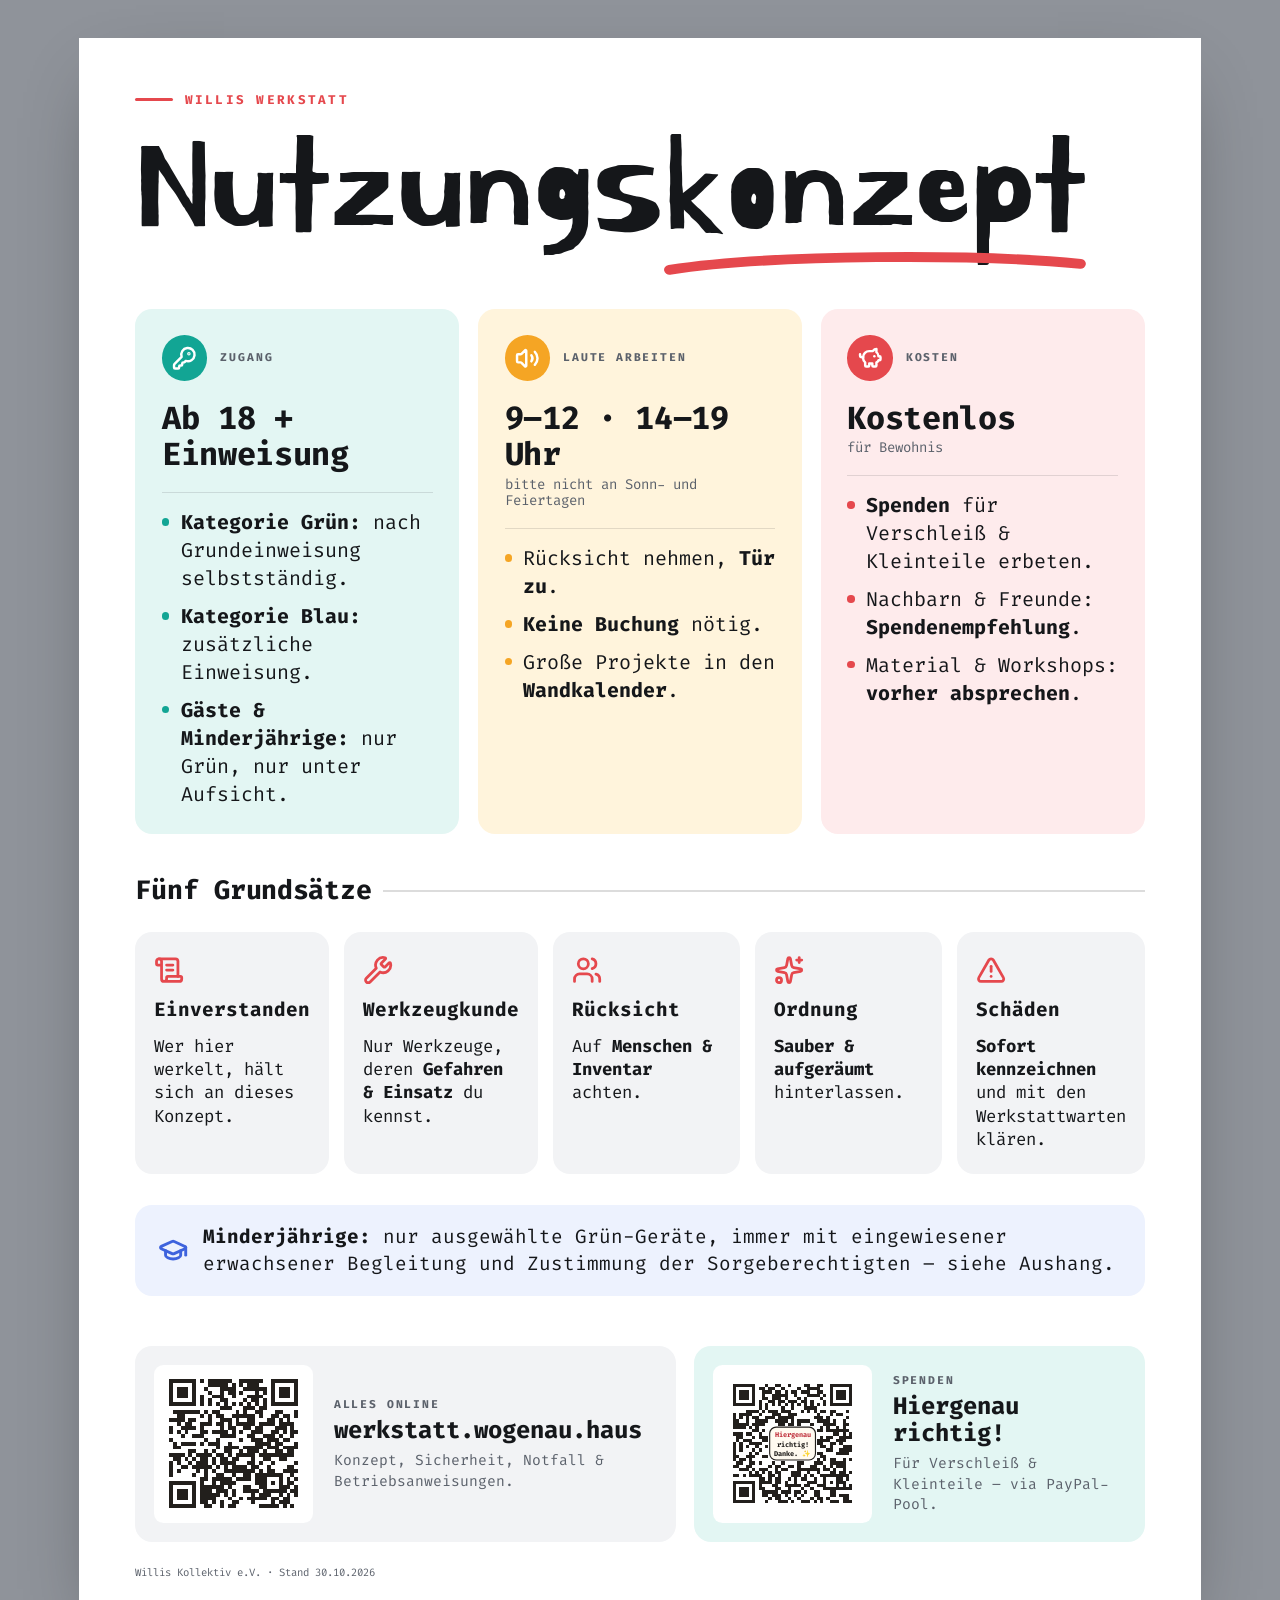
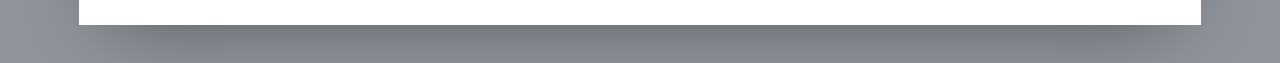
<file: poster/nutzungskonzept.html>
<!DOCTYPE html>
<html lang="de">
<head>
<meta charset="UTF-8">
<meta name="viewport" content="width=device-width, initial-scale=1.0">
<meta name="robots" content="noindex">
<title>Nutzungskonzept | Poster A3 | Willis Werkstatt</title>
<!-- Erzeugt mit scripts/poster.js – nicht von Hand bearbeiten. Druck: A3 hochkant, Skalierung 100 %, ohne Ränder. -->
<link rel="stylesheet" href="poster.css">
</head>
<body>
<main class="page p-konzept">

    <header>
        <div class="eyebrow">Willis Werkstatt</div>
        <h1>Nutzungs<span class="u">konzept<svg viewBox="0 0 200 16" preserveAspectRatio="none" aria-hidden="true"><path d="M3 11C52 3 150 3 197 8" fill="none" stroke="currentColor" stroke-width="5" stroke-linecap="round"/></svg></span></h1>
    </header>

    <section class="keys">
        
        <div class="key" style="background:var(--teal-50)">
            <div class="head"><span class="badge" style="background:var(--teal)"><i data-lucide="key-round"></i></span><span class="label">Zugang</span></div>
            <div class="big">Ab 18 + Einweisung</div>
            <ul class="dots" style="--dot:var(--teal)"><li><b>Kategorie Grün:</b> nach Grundeinweisung selbstständig.</li><li><b>Kategorie Blau:</b> zusätzliche Einweisung.</li><li><b>Gäste &amp; Minderjährige:</b> nur Grün, nur unter Aufsicht.</li></ul>
        </div>
        
        <div class="key" style="background:var(--amber-50)">
            <div class="head"><span class="badge" style="background:var(--amber)"><i data-lucide="volume-2"></i></span><span class="label">Laute Arbeiten</span></div>
            <div class="big">9–12 · 14–19 Uhr<small>bitte nicht an Sonn- und Feiertagen</small></div>
            <ul class="dots" style="--dot:var(--amber)"><li>Rücksicht nehmen, <b>Tür zu</b>.</li><li><b>Keine Buchung</b> nötig.</li><li>Große Projekte in den <b>Wandkalender</b>.</li></ul>
        </div>
        
        <div class="key" style="background:var(--red-50)">
            <div class="head"><span class="badge" style="background:var(--red)"><i data-lucide="piggy-bank"></i></span><span class="label">Kosten</span></div>
            <div class="big">Kostenlos<small>für Bewohnis</small></div>
            <ul class="dots" style="--dot:var(--red)"><li><b>Spenden</b> für Verschleiß &amp; Kleinteile erbeten.</li><li>Nachbarn &amp; Freunde: <b>Spendenempfehlung</b>.</li><li>Material &amp; Workshops: <b>vorher absprechen</b>.</li></ul>
        </div>
    </section>

    <h2 class="sec-title">Fünf Grundsätze</h2>
    <section class="principles">
        <div class="pr"><i data-lucide="scroll-text"></i><div class="k">Einverstanden</div><p>Wer hier werkelt, hält sich an dieses Konzept.</p></div>
        <div class="pr"><i data-lucide="wrench"></i><div class="k">Werkzeugkunde</div><p>Nur Werkzeuge, deren <b>Gefahren &amp; Einsatz</b> du kennst.</p></div>
        <div class="pr"><i data-lucide="users"></i><div class="k">Rücksicht</div><p>Auf <b>Menschen &amp; Inventar</b> achten.</p></div>
        <div class="pr"><i data-lucide="sparkles"></i><div class="k">Ordnung</div><p><b>Sauber &amp; aufgeräumt</b> hinterlassen.</p></div>
        <div class="pr"><i data-lucide="triangle-alert"></i><div class="k">Schäden</div><p><b>Sofort kennzeichnen</b> und mit den Werkstattwarten klären.</p></div>
    </section>

    <div class="strip" style="background:var(--blue-50)">
        <i data-lucide="graduation-cap" style="color:var(--blue)"></i>
        <span><b>Minderjährige:</b> nur ausgewählte Grün-Geräte, immer mit eingewiesener erwachsener Begleitung und Zustimmung der Sorgeberechtigten – siehe Aushang.</span>
    </div>

    <footer class="foot" style="grid-template-columns: 1.2fr 1fr;">
        <div class="qr-card">
            <div class="qr" style="width:42mm;height:42mm"><svg viewBox="0 0 37 37" shape-rendering="crispEdges" role="img" aria-label="QR-Code: https://werkstatt.wogenau.haus/#konzept"><rect width="37" height="37" fill="#fff"/><path fill="#221f1c" d="M2 2h1v1h-1zM3 2h1v1h-1zM4 2h1v1h-1zM5 2h1v1h-1zM6 2h1v1h-1zM7 2h1v1h-1zM8 2h1v1h-1zM10 2h1v1h-1zM12 2h1v1h-1zM13 2h1v1h-1zM14 2h1v1h-1zM15 2h1v1h-1zM16 2h1v1h-1zM17 2h1v1h-1zM20 2h1v1h-1zM21 2h1v1h-1zM22 2h1v1h-1zM23 2h1v1h-1zM24 2h1v1h-1zM25 2h1v1h-1zM28 2h1v1h-1zM29 2h1v1h-1zM30 2h1v1h-1zM31 2h1v1h-1zM32 2h1v1h-1zM33 2h1v1h-1zM34 2h1v1h-1zM2 3h1v1h-1zM8 3h1v1h-1zM12 3h1v1h-1zM13 3h1v1h-1zM14 3h1v1h-1zM15 3h1v1h-1zM16 3h1v1h-1zM18 3h1v1h-1zM20 3h1v1h-1zM22 3h1v1h-1zM23 3h1v1h-1zM24 3h1v1h-1zM28 3h1v1h-1zM34 3h1v1h-1zM2 4h1v1h-1zM4 4h1v1h-1zM5 4h1v1h-1zM6 4h1v1h-1zM8 4h1v1h-1zM11 4h1v1h-1zM15 4h1v1h-1zM16 4h1v1h-1zM17 4h1v1h-1zM18 4h1v1h-1zM21 4h1v1h-1zM22 4h1v1h-1zM23 4h1v1h-1zM24 4h1v1h-1zM25 4h1v1h-1zM26 4h1v1h-1zM28 4h1v1h-1zM30 4h1v1h-1zM31 4h1v1h-1zM32 4h1v1h-1zM34 4h1v1h-1zM2 5h1v1h-1zM4 5h1v1h-1zM5 5h1v1h-1zM6 5h1v1h-1zM8 5h1v1h-1zM12 5h1v1h-1zM15 5h1v1h-1zM17 5h1v1h-1zM18 5h1v1h-1zM20 5h1v1h-1zM24 5h1v1h-1zM26 5h1v1h-1zM28 5h1v1h-1zM30 5h1v1h-1zM31 5h1v1h-1zM32 5h1v1h-1zM34 5h1v1h-1zM2 6h1v1h-1zM4 6h1v1h-1zM5 6h1v1h-1zM6 6h1v1h-1zM8 6h1v1h-1zM10 6h1v1h-1zM13 6h1v1h-1zM14 6h1v1h-1zM15 6h1v1h-1zM18 6h1v1h-1zM22 6h1v1h-1zM23 6h1v1h-1zM24 6h1v1h-1zM25 6h1v1h-1zM28 6h1v1h-1zM30 6h1v1h-1zM31 6h1v1h-1zM32 6h1v1h-1zM34 6h1v1h-1zM2 7h1v1h-1zM8 7h1v1h-1zM10 7h1v1h-1zM12 7h1v1h-1zM15 7h1v1h-1zM16 7h1v1h-1zM21 7h1v1h-1zM23 7h1v1h-1zM24 7h1v1h-1zM26 7h1v1h-1zM28 7h1v1h-1zM34 7h1v1h-1zM2 8h1v1h-1zM3 8h1v1h-1zM4 8h1v1h-1zM5 8h1v1h-1zM6 8h1v1h-1zM7 8h1v1h-1zM8 8h1v1h-1zM10 8h1v1h-1zM12 8h1v1h-1zM14 8h1v1h-1zM16 8h1v1h-1zM18 8h1v1h-1zM20 8h1v1h-1zM22 8h1v1h-1zM24 8h1v1h-1zM26 8h1v1h-1zM28 8h1v1h-1zM29 8h1v1h-1zM30 8h1v1h-1zM31 8h1v1h-1zM32 8h1v1h-1zM33 8h1v1h-1zM34 8h1v1h-1zM15 9h1v1h-1zM16 9h1v1h-1zM17 9h1v1h-1zM21 9h1v1h-1zM22 9h1v1h-1zM23 9h1v1h-1zM25 9h1v1h-1zM26 9h1v1h-1zM3 10h1v1h-1zM4 10h1v1h-1zM5 10h1v1h-1zM6 10h1v1h-1zM7 10h1v1h-1zM8 10h1v1h-1zM9 10h1v1h-1zM11 10h1v1h-1zM13 10h1v1h-1zM14 10h1v1h-1zM19 10h1v1h-1zM21 10h1v1h-1zM24 10h1v1h-1zM25 10h1v1h-1zM29 10h1v1h-1zM30 10h1v1h-1zM34 10h1v1h-1zM4 11h1v1h-1zM5 11h1v1h-1zM10 11h1v1h-1zM12 11h1v1h-1zM14 11h1v1h-1zM15 11h1v1h-1zM18 11h1v1h-1zM19 11h1v1h-1zM20 11h1v1h-1zM21 11h1v1h-1zM22 11h1v1h-1zM23 11h1v1h-1zM25 11h1v1h-1zM28 11h1v1h-1zM29 11h1v1h-1zM31 11h1v1h-1zM32 11h1v1h-1zM34 11h1v1h-1zM2 12h1v1h-1zM3 12h1v1h-1zM4 12h1v1h-1zM5 12h1v1h-1zM7 12h1v1h-1zM8 12h1v1h-1zM12 12h1v1h-1zM15 12h1v1h-1zM16 12h1v1h-1zM17 12h1v1h-1zM19 12h1v1h-1zM22 12h1v1h-1zM23 12h1v1h-1zM27 12h1v1h-1zM28 12h1v1h-1zM30 12h1v1h-1zM32 12h1v1h-1zM4 13h1v1h-1zM6 13h1v1h-1zM7 13h1v1h-1zM10 13h1v1h-1zM11 13h1v1h-1zM12 13h1v1h-1zM14 13h1v1h-1zM15 13h1v1h-1zM17 13h1v1h-1zM19 13h1v1h-1zM20 13h1v1h-1zM21 13h1v1h-1zM22 13h1v1h-1zM23 13h1v1h-1zM25 13h1v1h-1zM26 13h1v1h-1zM27 13h1v1h-1zM28 13h1v1h-1zM30 13h1v1h-1zM31 13h1v1h-1zM32 13h1v1h-1zM33 13h1v1h-1zM2 14h1v1h-1zM5 14h1v1h-1zM6 14h1v1h-1zM7 14h1v1h-1zM8 14h1v1h-1zM10 14h1v1h-1zM15 14h1v1h-1zM17 14h1v1h-1zM18 14h1v1h-1zM21 14h1v1h-1zM22 14h1v1h-1zM24 14h1v1h-1zM25 14h1v1h-1zM29 14h1v1h-1zM30 14h1v1h-1zM31 14h1v1h-1zM33 14h1v1h-1zM2 15h1v1h-1zM4 15h1v1h-1zM6 15h1v1h-1zM10 15h1v1h-1zM11 15h1v1h-1zM13 15h1v1h-1zM14 15h1v1h-1zM15 15h1v1h-1zM16 15h1v1h-1zM18 15h1v1h-1zM20 15h1v1h-1zM23 15h1v1h-1zM24 15h1v1h-1zM25 15h1v1h-1zM28 15h1v1h-1zM29 15h1v1h-1zM31 15h1v1h-1zM33 15h1v1h-1zM34 15h1v1h-1zM5 16h1v1h-1zM8 16h1v1h-1zM9 16h1v1h-1zM10 16h1v1h-1zM15 16h1v1h-1zM16 16h1v1h-1zM17 16h1v1h-1zM18 16h1v1h-1zM22 16h1v1h-1zM23 16h1v1h-1zM26 16h1v1h-1zM27 16h1v1h-1zM28 16h1v1h-1zM30 16h1v1h-1zM33 16h1v1h-1zM2 17h1v1h-1zM11 17h1v1h-1zM14 17h1v1h-1zM20 17h1v1h-1zM23 17h1v1h-1zM24 17h1v1h-1zM25 17h1v1h-1zM27 17h1v1h-1zM28 17h1v1h-1zM29 17h1v1h-1zM31 17h1v1h-1zM32 17h1v1h-1zM3 18h1v1h-1zM5 18h1v1h-1zM6 18h1v1h-1zM7 18h1v1h-1zM8 18h1v1h-1zM10 18h1v1h-1zM12 18h1v1h-1zM13 18h1v1h-1zM14 18h1v1h-1zM17 18h1v1h-1zM24 18h1v1h-1zM25 18h1v1h-1zM26 18h1v1h-1zM27 18h1v1h-1zM29 18h1v1h-1zM30 18h1v1h-1zM34 18h1v1h-1zM3 19h1v1h-1zM4 19h1v1h-1zM14 19h1v1h-1zM16 19h1v1h-1zM17 19h1v1h-1zM18 19h1v1h-1zM19 19h1v1h-1zM21 19h1v1h-1zM22 19h1v1h-1zM23 19h1v1h-1zM24 19h1v1h-1zM25 19h1v1h-1zM27 19h1v1h-1zM28 19h1v1h-1zM29 19h1v1h-1zM31 19h1v1h-1zM32 19h1v1h-1zM33 19h1v1h-1zM34 19h1v1h-1zM7 20h1v1h-1zM8 20h1v1h-1zM11 20h1v1h-1zM13 20h1v1h-1zM16 20h1v1h-1zM17 20h1v1h-1zM20 20h1v1h-1zM22 20h1v1h-1zM23 20h1v1h-1zM24 20h1v1h-1zM26 20h1v1h-1zM29 20h1v1h-1zM30 20h1v1h-1zM32 20h1v1h-1zM33 20h1v1h-1zM2 21h1v1h-1zM3 21h1v1h-1zM4 21h1v1h-1zM5 21h1v1h-1zM7 21h1v1h-1zM9 21h1v1h-1zM10 21h1v1h-1zM11 21h1v1h-1zM12 21h1v1h-1zM14 21h1v1h-1zM15 21h1v1h-1zM17 21h1v1h-1zM19 21h1v1h-1zM20 21h1v1h-1zM21 21h1v1h-1zM22 21h1v1h-1zM23 21h1v1h-1zM25 21h1v1h-1zM26 21h1v1h-1zM27 21h1v1h-1zM28 21h1v1h-1zM29 21h1v1h-1zM30 21h1v1h-1zM31 21h1v1h-1zM32 21h1v1h-1zM33 21h1v1h-1zM3 22h1v1h-1zM4 22h1v1h-1zM6 22h1v1h-1zM8 22h1v1h-1zM10 22h1v1h-1zM11 22h1v1h-1zM13 22h1v1h-1zM15 22h1v1h-1zM16 22h1v1h-1zM18 22h1v1h-1zM19 22h1v1h-1zM23 22h1v1h-1zM26 22h1v1h-1zM27 22h1v1h-1zM30 22h1v1h-1zM31 22h1v1h-1zM2 23h1v1h-1zM4 23h1v1h-1zM7 23h1v1h-1zM9 23h1v1h-1zM10 23h1v1h-1zM11 23h1v1h-1zM13 23h1v1h-1zM15 23h1v1h-1zM16 23h1v1h-1zM17 23h1v1h-1zM18 23h1v1h-1zM22 23h1v1h-1zM23 23h1v1h-1zM25 23h1v1h-1zM28 23h1v1h-1zM34 23h1v1h-1zM2 24h1v1h-1zM5 24h1v1h-1zM6 24h1v1h-1zM8 24h1v1h-1zM9 24h1v1h-1zM10 24h1v1h-1zM11 24h1v1h-1zM12 24h1v1h-1zM14 24h1v1h-1zM16 24h1v1h-1zM18 24h1v1h-1zM19 24h1v1h-1zM20 24h1v1h-1zM21 24h1v1h-1zM23 24h1v1h-1zM24 24h1v1h-1zM27 24h1v1h-1zM32 24h1v1h-1zM33 24h1v1h-1zM2 25h1v1h-1zM4 25h1v1h-1zM9 25h1v1h-1zM11 25h1v1h-1zM13 25h1v1h-1zM16 25h1v1h-1zM17 25h1v1h-1zM18 25h1v1h-1zM19 25h1v1h-1zM20 25h1v1h-1zM21 25h1v1h-1zM22 25h1v1h-1zM23 25h1v1h-1zM25 25h1v1h-1zM27 25h1v1h-1zM28 25h1v1h-1zM31 25h1v1h-1zM32 25h1v1h-1zM33 25h1v1h-1zM34 25h1v1h-1zM2 26h1v1h-1zM8 26h1v1h-1zM11 26h1v1h-1zM14 26h1v1h-1zM15 26h1v1h-1zM18 26h1v1h-1zM21 26h1v1h-1zM22 26h1v1h-1zM24 26h1v1h-1zM25 26h1v1h-1zM26 26h1v1h-1zM27 26h1v1h-1zM28 26h1v1h-1zM29 26h1v1h-1zM30 26h1v1h-1zM33 26h1v1h-1zM10 27h1v1h-1zM11 27h1v1h-1zM13 27h1v1h-1zM14 27h1v1h-1zM15 27h1v1h-1zM16 27h1v1h-1zM17 27h1v1h-1zM19 27h1v1h-1zM20 27h1v1h-1zM21 27h1v1h-1zM22 27h1v1h-1zM24 27h1v1h-1zM25 27h1v1h-1zM26 27h1v1h-1zM30 27h1v1h-1zM32 27h1v1h-1zM34 27h1v1h-1zM2 28h1v1h-1zM3 28h1v1h-1zM4 28h1v1h-1zM5 28h1v1h-1zM6 28h1v1h-1zM7 28h1v1h-1zM8 28h1v1h-1zM10 28h1v1h-1zM13 28h1v1h-1zM15 28h1v1h-1zM16 28h1v1h-1zM17 28h1v1h-1zM18 28h1v1h-1zM24 28h1v1h-1zM25 28h1v1h-1zM26 28h1v1h-1zM28 28h1v1h-1zM30 28h1v1h-1zM32 28h1v1h-1zM33 28h1v1h-1zM2 29h1v1h-1zM8 29h1v1h-1zM10 29h1v1h-1zM11 29h1v1h-1zM12 29h1v1h-1zM13 29h1v1h-1zM14 29h1v1h-1zM15 29h1v1h-1zM17 29h1v1h-1zM21 29h1v1h-1zM22 29h1v1h-1zM25 29h1v1h-1zM26 29h1v1h-1zM30 29h1v1h-1zM31 29h1v1h-1zM32 29h1v1h-1zM34 29h1v1h-1zM2 30h1v1h-1zM4 30h1v1h-1zM5 30h1v1h-1zM6 30h1v1h-1zM8 30h1v1h-1zM10 30h1v1h-1zM11 30h1v1h-1zM12 30h1v1h-1zM14 30h1v1h-1zM15 30h1v1h-1zM16 30h1v1h-1zM18 30h1v1h-1zM21 30h1v1h-1zM22 30h1v1h-1zM23 30h1v1h-1zM24 30h1v1h-1zM26 30h1v1h-1zM27 30h1v1h-1zM28 30h1v1h-1zM29 30h1v1h-1zM30 30h1v1h-1zM31 30h1v1h-1zM33 30h1v1h-1zM34 30h1v1h-1zM2 31h1v1h-1zM4 31h1v1h-1zM5 31h1v1h-1zM6 31h1v1h-1zM8 31h1v1h-1zM10 31h1v1h-1zM11 31h1v1h-1zM12 31h1v1h-1zM13 31h1v1h-1zM14 31h1v1h-1zM16 31h1v1h-1zM18 31h1v1h-1zM23 31h1v1h-1zM25 31h1v1h-1zM26 31h1v1h-1zM27 31h1v1h-1zM30 31h1v1h-1zM32 31h1v1h-1zM34 31h1v1h-1zM2 32h1v1h-1zM4 32h1v1h-1zM5 32h1v1h-1zM6 32h1v1h-1zM8 32h1v1h-1zM10 32h1v1h-1zM11 32h1v1h-1zM12 32h1v1h-1zM13 32h1v1h-1zM17 32h1v1h-1zM20 32h1v1h-1zM22 32h1v1h-1zM23 32h1v1h-1zM24 32h1v1h-1zM25 32h1v1h-1zM26 32h1v1h-1zM28 32h1v1h-1zM29 32h1v1h-1zM31 32h1v1h-1zM32 32h1v1h-1zM2 33h1v1h-1zM8 33h1v1h-1zM10 33h1v1h-1zM11 33h1v1h-1zM13 33h1v1h-1zM15 33h1v1h-1zM18 33h1v1h-1zM19 33h1v1h-1zM23 33h1v1h-1zM28 33h1v1h-1zM30 33h1v1h-1zM31 33h1v1h-1zM32 33h1v1h-1zM2 34h1v1h-1zM3 34h1v1h-1zM4 34h1v1h-1zM5 34h1v1h-1zM6 34h1v1h-1zM7 34h1v1h-1zM8 34h1v1h-1zM11 34h1v1h-1zM12 34h1v1h-1zM15 34h1v1h-1zM17 34h1v1h-1zM18 34h1v1h-1zM25 34h1v1h-1zM26 34h1v1h-1zM27 34h1v1h-1zM28 34h1v1h-1zM29 34h1v1h-1zM31 34h1v1h-1zM33 34h1v1h-1z"/></svg></div>
            <div class="qr-text"><div class="label">Alles online</div><div class="t">werkstatt.<wbr>wogenau.haus</div><p>Konzept, Sicherheit, Notfall &amp; Betriebsanweisungen.</p></div>
        </div>
        <div class="qr-card" style="background:var(--teal-50)">
            <div class="qr" style="width:42mm;height:42mm"><svg viewBox="0 0 45 45" class="w-full h-auto" role="img" aria-label="QR-Code zum PayPal-Pool der Werkstatt" shape-rendering="crispEdges">
    <rect width="45" height="45" fill="#ffffff"/>
    <path fill="#221f1c" d="M4 4h1v1h-1zM5 4h1v1h-1zM6 4h1v1h-1zM7 4h1v1h-1zM8 4h1v1h-1zM9 4h1v1h-1zM10 4h1v1h-1zM14 4h1v1h-1zM17 4h1v1h-1zM18 4h1v1h-1zM21 4h1v1h-1zM26 4h1v1h-1zM27 4h1v1h-1zM30 4h1v1h-1zM31 4h1v1h-1zM34 4h1v1h-1zM35 4h1v1h-1zM36 4h1v1h-1zM37 4h1v1h-1zM38 4h1v1h-1zM39 4h1v1h-1zM40 4h1v1h-1zM4 5h1v1h-1zM10 5h1v1h-1zM12 5h1v1h-1zM13 5h1v1h-1zM15 5h1v1h-1zM16 5h1v1h-1zM19 5h1v1h-1zM24 5h1v1h-1zM27 5h1v1h-1zM28 5h1v1h-1zM29 5h1v1h-1zM30 5h1v1h-1zM34 5h1v1h-1zM40 5h1v1h-1zM4 6h1v1h-1zM6 6h1v1h-1zM7 6h1v1h-1zM8 6h1v1h-1zM10 6h1v1h-1zM13 6h1v1h-1zM14 6h1v1h-1zM15 6h1v1h-1zM17 6h1v1h-1zM18 6h1v1h-1zM20 6h1v1h-1zM22 6h1v1h-1zM23 6h1v1h-1zM25 6h1v1h-1zM26 6h1v1h-1zM27 6h1v1h-1zM30 6h1v1h-1zM31 6h1v1h-1zM34 6h1v1h-1zM36 6h1v1h-1zM37 6h1v1h-1zM38 6h1v1h-1zM40 6h1v1h-1zM4 7h1v1h-1zM6 7h1v1h-1zM7 7h1v1h-1zM8 7h1v1h-1zM10 7h1v1h-1zM13 7h1v1h-1zM16 7h1v1h-1zM17 7h1v1h-1zM18 7h1v1h-1zM19 7h1v1h-1zM20 7h1v1h-1zM23 7h1v1h-1zM27 7h1v1h-1zM28 7h1v1h-1zM29 7h1v1h-1zM30 7h1v1h-1zM32 7h1v1h-1zM34 7h1v1h-1zM36 7h1v1h-1zM37 7h1v1h-1zM38 7h1v1h-1zM40 7h1v1h-1zM4 8h1v1h-1zM6 8h1v1h-1zM7 8h1v1h-1zM8 8h1v1h-1zM10 8h1v1h-1zM13 8h1v1h-1zM14 8h1v1h-1zM16 8h1v1h-1zM17 8h1v1h-1zM18 8h1v1h-1zM20 8h1v1h-1zM24 8h1v1h-1zM26 8h1v1h-1zM31 8h1v1h-1zM34 8h1v1h-1zM36 8h1v1h-1zM37 8h1v1h-1zM38 8h1v1h-1zM40 8h1v1h-1zM4 9h1v1h-1zM10 9h1v1h-1zM12 9h1v1h-1zM15 9h1v1h-1zM16 9h1v1h-1zM18 9h1v1h-1zM19 9h1v1h-1zM21 9h1v1h-1zM22 9h1v1h-1zM23 9h1v1h-1zM25 9h1v1h-1zM26 9h1v1h-1zM28 9h1v1h-1zM32 9h1v1h-1zM34 9h1v1h-1zM40 9h1v1h-1zM4 10h1v1h-1zM5 10h1v1h-1zM6 10h1v1h-1zM7 10h1v1h-1zM8 10h1v1h-1zM9 10h1v1h-1zM10 10h1v1h-1zM12 10h1v1h-1zM14 10h1v1h-1zM16 10h1v1h-1zM18 10h1v1h-1zM20 10h1v1h-1zM22 10h1v1h-1zM24 10h1v1h-1zM26 10h1v1h-1zM28 10h1v1h-1zM30 10h1v1h-1zM32 10h1v1h-1zM34 10h1v1h-1zM35 10h1v1h-1zM36 10h1v1h-1zM37 10h1v1h-1zM38 10h1v1h-1zM39 10h1v1h-1zM40 10h1v1h-1zM12 11h1v1h-1zM14 11h1v1h-1zM19 11h1v1h-1zM22 11h1v1h-1zM26 11h1v1h-1zM27 11h1v1h-1zM28 11h1v1h-1zM29 11h1v1h-1zM8 12h1v1h-1zM9 12h1v1h-1zM10 12h1v1h-1zM11 12h1v1h-1zM13 12h1v1h-1zM15 12h1v1h-1zM16 12h1v1h-1zM17 12h1v1h-1zM19 12h1v1h-1zM20 12h1v1h-1zM21 12h1v1h-1zM25 12h1v1h-1zM27 12h1v1h-1zM29 12h1v1h-1zM31 12h1v1h-1zM32 12h1v1h-1zM34 12h1v1h-1zM35 12h1v1h-1zM39 12h1v1h-1zM4 13h1v1h-1zM6 13h1v1h-1zM7 13h1v1h-1zM8 13h1v1h-1zM9 13h1v1h-1zM12 13h1v1h-1zM16 13h1v1h-1zM17 13h1v1h-1zM18 13h1v1h-1zM21 13h1v1h-1zM22 13h1v1h-1zM23 13h1v1h-1zM30 13h1v1h-1zM34 13h1v1h-1zM36 13h1v1h-1zM37 13h1v1h-1zM4 14h1v1h-1zM6 14h1v1h-1zM8 14h1v1h-1zM10 14h1v1h-1zM11 14h1v1h-1zM14 14h1v1h-1zM15 14h1v1h-1zM16 14h1v1h-1zM18 14h1v1h-1zM19 14h1v1h-1zM20 14h1v1h-1zM21 14h1v1h-1zM22 14h1v1h-1zM29 14h1v1h-1zM30 14h1v1h-1zM31 14h1v1h-1zM33 14h1v1h-1zM39 14h1v1h-1zM4 15h1v1h-1zM5 15h1v1h-1zM8 15h1v1h-1zM11 15h1v1h-1zM12 15h1v1h-1zM13 15h1v1h-1zM14 15h1v1h-1zM17 15h1v1h-1zM18 15h1v1h-1zM19 15h1v1h-1zM20 15h1v1h-1zM22 15h1v1h-1zM24 15h1v1h-1zM25 15h1v1h-1zM26 15h1v1h-1zM27 15h1v1h-1zM30 15h1v1h-1zM31 15h1v1h-1zM32 15h1v1h-1zM33 15h1v1h-1zM35 15h1v1h-1zM38 15h1v1h-1zM4 16h1v1h-1zM5 16h1v1h-1zM6 16h1v1h-1zM7 16h1v1h-1zM8 16h1v1h-1zM10 16h1v1h-1zM11 16h1v1h-1zM12 16h1v1h-1zM13 16h1v1h-1zM18 16h1v1h-1zM19 16h1v1h-1zM21 16h1v1h-1zM22 16h1v1h-1zM24 16h1v1h-1zM28 16h1v1h-1zM32 16h1v1h-1zM33 16h1v1h-1zM34 16h1v1h-1zM35 16h1v1h-1zM38 16h1v1h-1zM39 16h1v1h-1zM4 17h1v1h-1zM5 17h1v1h-1zM6 17h1v1h-1zM7 17h1v1h-1zM9 17h1v1h-1zM11 17h1v1h-1zM31 17h1v1h-1zM33 17h1v1h-1zM36 17h1v1h-1zM38 17h1v1h-1zM10 18h1v1h-1zM11 18h1v1h-1zM13 18h1v1h-1zM30 18h1v1h-1zM31 18h1v1h-1zM33 18h1v1h-1zM34 18h1v1h-1zM35 18h1v1h-1zM36 18h1v1h-1zM37 18h1v1h-1zM38 18h1v1h-1zM39 18h1v1h-1zM4 19h1v1h-1zM5 19h1v1h-1zM6 19h1v1h-1zM8 19h1v1h-1zM9 19h1v1h-1zM12 19h1v1h-1zM35 19h1v1h-1zM36 19h1v1h-1zM38 19h1v1h-1zM40 19h1v1h-1zM5 20h1v1h-1zM6 20h1v1h-1zM10 20h1v1h-1zM12 20h1v1h-1zM13 20h1v1h-1zM14 20h1v1h-1zM31 20h1v1h-1zM33 20h1v1h-1zM34 20h1v1h-1zM37 20h1v1h-1zM38 20h1v1h-1zM39 20h1v1h-1zM40 20h1v1h-1zM5 21h1v1h-1zM7 21h1v1h-1zM8 21h1v1h-1zM9 21h1v1h-1zM13 21h1v1h-1zM14 21h1v1h-1zM30 21h1v1h-1zM31 21h1v1h-1zM32 21h1v1h-1zM33 21h1v1h-1zM36 21h1v1h-1zM37 21h1v1h-1zM38 21h1v1h-1zM4 22h1v1h-1zM6 22h1v1h-1zM9 22h1v1h-1zM10 22h1v1h-1zM11 22h1v1h-1zM12 22h1v1h-1zM30 22h1v1h-1zM31 22h1v1h-1zM34 22h1v1h-1zM35 22h1v1h-1zM37 22h1v1h-1zM4 23h1v1h-1zM6 23h1v1h-1zM8 23h1v1h-1zM11 23h1v1h-1zM14 23h1v1h-1zM31 23h1v1h-1zM32 23h1v1h-1zM34 23h1v1h-1zM38 23h1v1h-1zM39 23h1v1h-1zM40 23h1v1h-1zM4 24h1v1h-1zM6 24h1v1h-1zM10 24h1v1h-1zM12 24h1v1h-1zM33 24h1v1h-1zM34 24h1v1h-1zM37 24h1v1h-1zM38 24h1v1h-1zM39 24h1v1h-1zM40 24h1v1h-1zM4 25h1v1h-1zM9 25h1v1h-1zM11 25h1v1h-1zM30 25h1v1h-1zM31 25h1v1h-1zM36 25h1v1h-1zM37 25h1v1h-1zM38 25h1v1h-1zM39 25h1v1h-1zM4 26h1v1h-1zM5 26h1v1h-1zM8 26h1v1h-1zM9 26h1v1h-1zM10 26h1v1h-1zM13 26h1v1h-1zM14 26h1v1h-1zM31 26h1v1h-1zM32 26h1v1h-1zM4 27h1v1h-1zM6 27h1v1h-1zM7 27h1v1h-1zM9 27h1v1h-1zM30 27h1v1h-1zM32 27h1v1h-1zM34 27h1v1h-1zM35 27h1v1h-1zM38 27h1v1h-1zM40 27h1v1h-1zM5 28h1v1h-1zM6 28h1v1h-1zM9 28h1v1h-1zM10 28h1v1h-1zM12 28h1v1h-1zM16 28h1v1h-1zM19 28h1v1h-1zM24 28h1v1h-1zM25 28h1v1h-1zM29 28h1v1h-1zM30 28h1v1h-1zM31 28h1v1h-1zM34 28h1v1h-1zM35 28h1v1h-1zM36 28h1v1h-1zM37 28h1v1h-1zM38 28h1v1h-1zM4 29h1v1h-1zM5 29h1v1h-1zM8 29h1v1h-1zM9 29h1v1h-1zM15 29h1v1h-1zM17 29h1v1h-1zM18 29h1v1h-1zM21 29h1v1h-1zM22 29h1v1h-1zM24 29h1v1h-1zM28 29h1v1h-1zM29 29h1v1h-1zM32 29h1v1h-1zM34 29h1v1h-1zM36 29h1v1h-1zM37 29h1v1h-1zM38 29h1v1h-1zM6 30h1v1h-1zM7 30h1v1h-1zM8 30h1v1h-1zM10 30h1v1h-1zM12 30h1v1h-1zM13 30h1v1h-1zM14 30h1v1h-1zM17 30h1v1h-1zM19 30h1v1h-1zM20 30h1v1h-1zM24 30h1v1h-1zM25 30h1v1h-1zM26 30h1v1h-1zM27 30h1v1h-1zM28 30h1v1h-1zM29 30h1v1h-1zM30 30h1v1h-1zM32 30h1v1h-1zM33 30h1v1h-1zM35 30h1v1h-1zM38 30h1v1h-1zM9 31h1v1h-1zM11 31h1v1h-1zM13 31h1v1h-1zM15 31h1v1h-1zM17 31h1v1h-1zM18 31h1v1h-1zM22 31h1v1h-1zM23 31h1v1h-1zM24 31h1v1h-1zM27 31h1v1h-1zM30 31h1v1h-1zM34 31h1v1h-1zM35 31h1v1h-1zM37 31h1v1h-1zM38 31h1v1h-1zM40 31h1v1h-1zM4 32h1v1h-1zM5 32h1v1h-1zM7 32h1v1h-1zM9 32h1v1h-1zM10 32h1v1h-1zM11 32h1v1h-1zM12 32h1v1h-1zM15 32h1v1h-1zM16 32h1v1h-1zM18 32h1v1h-1zM22 32h1v1h-1zM23 32h1v1h-1zM24 32h1v1h-1zM26 32h1v1h-1zM28 32h1v1h-1zM31 32h1v1h-1zM32 32h1v1h-1zM33 32h1v1h-1zM34 32h1v1h-1zM35 32h1v1h-1zM36 32h1v1h-1zM37 32h1v1h-1zM38 32h1v1h-1zM39 32h1v1h-1zM12 33h1v1h-1zM13 33h1v1h-1zM15 33h1v1h-1zM17 33h1v1h-1zM18 33h1v1h-1zM21 33h1v1h-1zM23 33h1v1h-1zM25 33h1v1h-1zM26 33h1v1h-1zM29 33h1v1h-1zM32 33h1v1h-1zM36 33h1v1h-1zM37 33h1v1h-1zM39 33h1v1h-1zM4 34h1v1h-1zM5 34h1v1h-1zM6 34h1v1h-1zM7 34h1v1h-1zM8 34h1v1h-1zM9 34h1v1h-1zM10 34h1v1h-1zM12 34h1v1h-1zM13 34h1v1h-1zM14 34h1v1h-1zM15 34h1v1h-1zM17 34h1v1h-1zM18 34h1v1h-1zM20 34h1v1h-1zM23 34h1v1h-1zM27 34h1v1h-1zM28 34h1v1h-1zM29 34h1v1h-1zM32 34h1v1h-1zM34 34h1v1h-1zM36 34h1v1h-1zM37 34h1v1h-1zM38 34h1v1h-1zM4 35h1v1h-1zM10 35h1v1h-1zM12 35h1v1h-1zM16 35h1v1h-1zM17 35h1v1h-1zM20 35h1v1h-1zM21 35h1v1h-1zM22 35h1v1h-1zM23 35h1v1h-1zM24 35h1v1h-1zM26 35h1v1h-1zM27 35h1v1h-1zM30 35h1v1h-1zM31 35h1v1h-1zM32 35h1v1h-1zM36 35h1v1h-1zM38 35h1v1h-1zM40 35h1v1h-1zM4 36h1v1h-1zM6 36h1v1h-1zM7 36h1v1h-1zM8 36h1v1h-1zM10 36h1v1h-1zM12 36h1v1h-1zM13 36h1v1h-1zM17 36h1v1h-1zM18 36h1v1h-1zM21 36h1v1h-1zM25 36h1v1h-1zM28 36h1v1h-1zM32 36h1v1h-1zM33 36h1v1h-1zM34 36h1v1h-1zM35 36h1v1h-1zM36 36h1v1h-1zM37 36h1v1h-1zM38 36h1v1h-1zM39 36h1v1h-1zM40 36h1v1h-1zM4 37h1v1h-1zM6 37h1v1h-1zM7 37h1v1h-1zM8 37h1v1h-1zM10 37h1v1h-1zM13 37h1v1h-1zM14 37h1v1h-1zM15 37h1v1h-1zM16 37h1v1h-1zM17 37h1v1h-1zM19 37h1v1h-1zM20 37h1v1h-1zM21 37h1v1h-1zM23 37h1v1h-1zM24 37h1v1h-1zM26 37h1v1h-1zM29 37h1v1h-1zM30 37h1v1h-1zM34 37h1v1h-1zM35 37h1v1h-1zM4 38h1v1h-1zM6 38h1v1h-1zM7 38h1v1h-1zM8 38h1v1h-1zM10 38h1v1h-1zM13 38h1v1h-1zM14 38h1v1h-1zM16 38h1v1h-1zM17 38h1v1h-1zM18 38h1v1h-1zM20 38h1v1h-1zM23 38h1v1h-1zM25 38h1v1h-1zM29 38h1v1h-1zM30 38h1v1h-1zM34 38h1v1h-1zM35 38h1v1h-1zM37 38h1v1h-1zM38 38h1v1h-1zM39 38h1v1h-1zM4 39h1v1h-1zM10 39h1v1h-1zM15 39h1v1h-1zM17 39h1v1h-1zM18 39h1v1h-1zM21 39h1v1h-1zM24 39h1v1h-1zM28 39h1v1h-1zM30 39h1v1h-1zM31 39h1v1h-1zM33 39h1v1h-1zM38 39h1v1h-1zM39 39h1v1h-1zM4 40h1v1h-1zM5 40h1v1h-1zM6 40h1v1h-1zM7 40h1v1h-1zM8 40h1v1h-1zM9 40h1v1h-1zM10 40h1v1h-1zM14 40h1v1h-1zM18 40h1v1h-1zM19 40h1v1h-1zM20 40h1v1h-1zM22 40h1v1h-1zM25 40h1v1h-1zM26 40h1v1h-1zM27 40h1v1h-1zM29 40h1v1h-1zM31 40h1v1h-1zM34 40h1v1h-1zM35 40h1v1h-1zM36 40h1v1h-1zM38 40h1v1h-1zM39 40h1v1h-1zM40 40h1v1h-1z"/>
    <rect x="15.4" y="17.4" width="14.2" height="10.2" rx="2" fill="#fffaf0" stroke="#221f1c" stroke-width="0.35" shape-rendering="geometricPrecision"/>
    <g font-family="'Fira Code', monospace" font-weight="700" text-anchor="middle" shape-rendering="geometricPrecision">
        <text x="22.5" y="20.6" font-size="2.15" fill="#c1343f">Hiergenau</text>
        <text x="22.5" y="23.5" font-size="2.15" fill="#221f1c">richtig!</text>
        <text x="22.5" y="26.4" font-size="2.15" fill="#221f1c">Danke. ✨</text>
    </g>
</svg></div>
            <div class="qr-text"><div class="label">Spenden</div><div class="t">Hiergenau richtig!</div><p>Für Verschleiß &amp; Kleinteile – via PayPal-Pool.</p></div>
        </div>
    </footer>
    <div class="meta"><span>Willis Kollektiv e.V. · Stand 30.10.2026</span><span></span></div>

</main>
<script src="../js/lucide-1.52.0.min.js"></script>
<script>
lucide.createIcons({ attrs: { 'aria-hidden': 'true' } });
// ?flat: ohne Bildschirmrand (Vorschaubilder); meldet Überlauf in data-overflow (mm)
if (location.search.includes('flat')) document.body.classList.add('flat');
document.fonts.ready.then(() => { const p = document.querySelector('.page'); document.body.dataset.overflow = Math.round((p.scrollHeight - p.clientHeight) / 3.7795); });
</script>
</body>
</html>
</file>
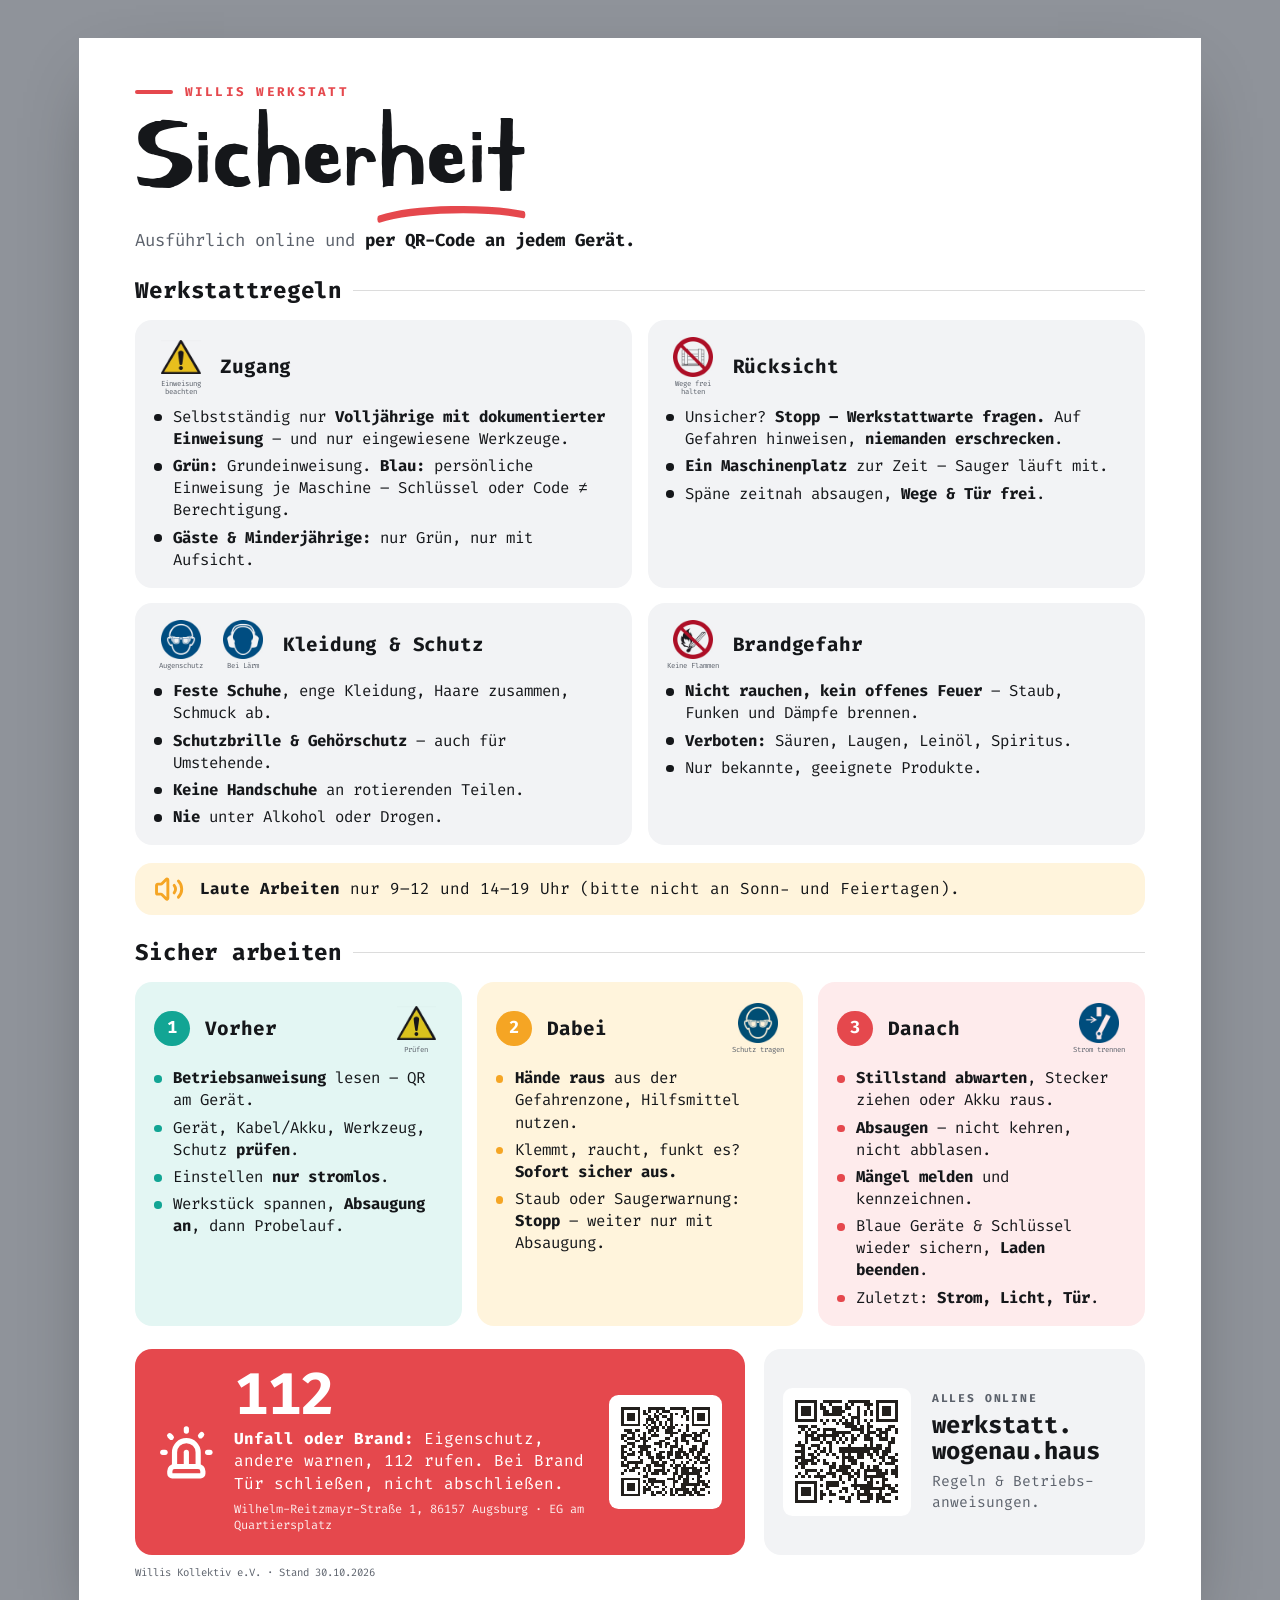
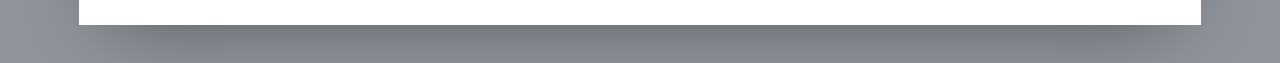
<file: poster/sicherheit.html>
<!DOCTYPE html>
<html lang="de">
<head>
<meta charset="UTF-8">
<meta name="viewport" content="width=device-width, initial-scale=1.0">
<meta name="robots" content="noindex">
<title>Sicherheit | Poster A3 | Willis Werkstatt</title>
<!-- Erzeugt mit scripts/poster.js – nicht von Hand bearbeiten. Druck: A3 hochkant, Skalierung 100 %, ohne Ränder. -->
<link rel="stylesheet" href="poster.css">
</head>
<body>
<main class="page p-sicherheit">

    <header>
        <div class="eyebrow">Willis Werkstatt</div>
        <h1>Sicher<span class="u">heit<svg viewBox="0 0 200 16" preserveAspectRatio="none" aria-hidden="true"><path d="M3 11C52 3 150 3 197 8" fill="none" stroke="currentColor" stroke-width="5" stroke-linecap="round"/></svg></span></h1>
        <p class="lead">Ausführlich online und <b>per QR-Code an jedem Gerät.</b></p>
    </header>

    <h2 class="sec-title">Werkstattregeln</h2>
    <section class="grid2">
        
        <div class="card">
            <div class="rc-head"><figure class="sign"><img src="../img/zeichen/warnung.jpg" alt=""><figcaption>Einweisung beachten</figcaption></figure><h2>Zugang</h2></div>
            <ul class="dots" style="--dot:var(--ink)"><li>Selbstständig nur <b>Volljährige mit dokumentierter Einweisung</b> – und nur eingewiesene Werkzeuge.</li><li><b>Grün:</b> Grundeinweisung. <b>Blau:</b> persönliche Einweisung je Maschine – Schlüssel oder Code ≠ Berechtigung.</li><li><b>Gäste &amp; Minderjährige:</b> nur Grün, nur mit Aufsicht.</li></ul>
        </div>
        
        <div class="card">
            <div class="rc-head"><figure class="sign"><img src="../img/zeichen/wege-frei-halten.jpg" alt=""><figcaption>Wege frei halten</figcaption></figure><h2>Rücksicht</h2></div>
            <ul class="dots" style="--dot:var(--ink)"><li>Unsicher? <b>Stopp – Werkstattwarte fragen.</b> Auf Gefahren hinweisen, <b>niemanden erschrecken</b>.</li><li><b>Ein Maschinenplatz</b> zur Zeit – Sauger läuft mit.</li><li>Späne zeitnah absaugen, <b>Wege &amp; Tür frei</b>.</li></ul>
        </div>
        
        <div class="card">
            <div class="rc-head"><figure class="sign"><img src="../img/zeichen/augenschutz.jpg" alt=""><figcaption>Augenschutz</figcaption></figure><figure class="sign"><img src="../img/zeichen/gehoerschutz.jpg" alt=""><figcaption>Bei Lärm</figcaption></figure><h2>Kleidung &amp; Schutz</h2></div>
            <ul class="dots" style="--dot:var(--ink)"><li><b>Feste Schuhe</b>, enge Kleidung, Haare zusammen, Schmuck ab.</li><li><b>Schutzbrille &amp; Gehörschutz</b> – auch für Umstehende.</li><li><b>Keine Handschuhe</b> an rotierenden Teilen.</li><li><b>Nie</b> unter Alkohol oder Drogen.</li></ul>
        </div>
        
        <div class="card">
            <div class="rc-head"><figure class="sign"><img src="../img/zeichen/keine-flammen.jpg" alt=""><figcaption>Keine Flammen</figcaption></figure><h2>Brandgefahr</h2></div>
            <ul class="dots" style="--dot:var(--ink)"><li><b>Nicht rauchen, kein offenes Feuer</b> – Staub, Funken und Dämpfe brennen.</li><li><b>Verboten:</b> Säuren, Laugen, Leinöl, Spiritus.</li><li>Nur bekannte, geeignete Produkte.</li></ul>
        </div>
    </section>

    <div class="strip" style="background:var(--amber-50)"><i data-lucide="volume-2" style="color:var(--amber)"></i><span><b>Laute Arbeiten</b> nur 9–12 und 14–19 Uhr (bitte nicht an Sonn- und Feiertagen).</span></div>

    <h2 class="sec-title">Sicher arbeiten</h2>
    <section class="grid3">
        
        <div class="step" style="background:var(--teal-50)">
            <div class="rc-head"><span class="num" style="background:var(--teal)">1</span><h2>Vorher</h2><span style="margin-left:auto"><figure class="sign"><img src="../img/zeichen/warnung.jpg" alt=""><figcaption>Prüfen</figcaption></figure></span></div>
            <ul class="dots" style="--dot:var(--teal)"><li><b>Betriebsanweisung</b> lesen – QR am Gerät.</li><li>Gerät, Kabel/Akku, Werkzeug, Schutz <b>prüfen</b>.</li><li>Einstellen <b>nur stromlos</b>.</li><li>Werkstück spannen, <b>Absaugung an</b>, dann Probelauf.</li></ul>
        </div>
        
        <div class="step" style="background:var(--amber-50)">
            <div class="rc-head"><span class="num" style="background:var(--amber)">2</span><h2>Dabei</h2><span style="margin-left:auto"><figure class="sign"><img src="../img/zeichen/augenschutz.jpg" alt=""><figcaption>Schutz tragen</figcaption></figure></span></div>
            <ul class="dots" style="--dot:var(--amber)"><li><b>Hände raus</b> aus der Gefahrenzone, Hilfsmittel nutzen.</li><li>Klemmt, raucht, funkt es? <b>Sofort sicher aus.</b></li><li>Staub oder Saugerwarnung: <b>Stopp</b> – weiter nur mit Absaugung.</li></ul>
        </div>
        
        <div class="step" style="background:var(--red-50)">
            <div class="rc-head"><span class="num" style="background:var(--red)">3</span><h2>Danach</h2><span style="margin-left:auto"><figure class="sign"><img src="../img/zeichen/strom-trennen.jpg" alt=""><figcaption>Strom trennen</figcaption></figure></span></div>
            <ul class="dots" style="--dot:var(--red)"><li><b>Stillstand abwarten</b>, Stecker ziehen oder Akku raus.</li><li><b>Absaugen</b> – nicht kehren, nicht abblasen.</li><li><b>Mängel melden</b> und kennzeichnen.</li><li>Blaue Geräte &amp; Schlüssel wieder sichern, <b>Laden beenden</b>.</li><li>Zuletzt: <b>Strom, Licht, Tür</b>.</li></ul>
        </div>
    </section>

    <footer class="foot" style="grid-template-columns: 1.6fr 1fr;">
        <div class="sos">
            <i data-lucide="siren"></i>
            <div class="sos-text">
                <div class="sos-num">112</div>
                <p><b>Unfall oder Brand:</b> Eigenschutz, andere warnen, 112 rufen. Bei Brand Tür schließen, nicht abschließen.</p>
                <p class="addr">Wilhelm-Reitzmayr-Straße 1, 86157 Augsburg · EG am Quartiersplatz</p>
            </div>
            <div class="qr" style="width:30mm;height:30mm"><svg viewBox="0 0 37 37" shape-rendering="crispEdges" role="img" aria-label="QR-Code: https://werkstatt.wogenau.haus/#notfall"><rect width="37" height="37" fill="#fff"/><path fill="#221f1c" d="M2 2h1v1h-1zM3 2h1v1h-1zM4 2h1v1h-1zM5 2h1v1h-1zM6 2h1v1h-1zM7 2h1v1h-1zM8 2h1v1h-1zM12 2h1v1h-1zM13 2h1v1h-1zM14 2h1v1h-1zM15 2h1v1h-1zM16 2h1v1h-1zM17 2h1v1h-1zM20 2h1v1h-1zM21 2h1v1h-1zM22 2h1v1h-1zM23 2h1v1h-1zM24 2h1v1h-1zM25 2h1v1h-1zM28 2h1v1h-1zM29 2h1v1h-1zM30 2h1v1h-1zM31 2h1v1h-1zM32 2h1v1h-1zM33 2h1v1h-1zM34 2h1v1h-1zM2 3h1v1h-1zM8 3h1v1h-1zM10 3h1v1h-1zM12 3h1v1h-1zM15 3h1v1h-1zM17 3h1v1h-1zM18 3h1v1h-1zM19 3h1v1h-1zM25 3h1v1h-1zM26 3h1v1h-1zM28 3h1v1h-1zM34 3h1v1h-1zM2 4h1v1h-1zM4 4h1v1h-1zM5 4h1v1h-1zM6 4h1v1h-1zM8 4h1v1h-1zM10 4h1v1h-1zM11 4h1v1h-1zM14 4h1v1h-1zM16 4h1v1h-1zM20 4h1v1h-1zM22 4h1v1h-1zM25 4h1v1h-1zM28 4h1v1h-1zM30 4h1v1h-1zM31 4h1v1h-1zM32 4h1v1h-1zM34 4h1v1h-1zM2 5h1v1h-1zM4 5h1v1h-1zM5 5h1v1h-1zM6 5h1v1h-1zM8 5h1v1h-1zM12 5h1v1h-1zM14 5h1v1h-1zM15 5h1v1h-1zM17 5h1v1h-1zM18 5h1v1h-1zM20 5h1v1h-1zM24 5h1v1h-1zM26 5h1v1h-1zM28 5h1v1h-1zM30 5h1v1h-1zM31 5h1v1h-1zM32 5h1v1h-1zM34 5h1v1h-1zM2 6h1v1h-1zM4 6h1v1h-1zM5 6h1v1h-1zM6 6h1v1h-1zM8 6h1v1h-1zM11 6h1v1h-1zM12 6h1v1h-1zM13 6h1v1h-1zM15 6h1v1h-1zM19 6h1v1h-1zM20 6h1v1h-1zM26 6h1v1h-1zM28 6h1v1h-1zM30 6h1v1h-1zM31 6h1v1h-1zM32 6h1v1h-1zM34 6h1v1h-1zM2 7h1v1h-1zM8 7h1v1h-1zM11 7h1v1h-1zM13 7h1v1h-1zM14 7h1v1h-1zM16 7h1v1h-1zM18 7h1v1h-1zM20 7h1v1h-1zM28 7h1v1h-1zM34 7h1v1h-1zM2 8h1v1h-1zM3 8h1v1h-1zM4 8h1v1h-1zM5 8h1v1h-1zM6 8h1v1h-1zM7 8h1v1h-1zM8 8h1v1h-1zM10 8h1v1h-1zM12 8h1v1h-1zM14 8h1v1h-1zM16 8h1v1h-1zM18 8h1v1h-1zM20 8h1v1h-1zM22 8h1v1h-1zM24 8h1v1h-1zM26 8h1v1h-1zM28 8h1v1h-1zM29 8h1v1h-1zM30 8h1v1h-1zM31 8h1v1h-1zM32 8h1v1h-1zM33 8h1v1h-1zM34 8h1v1h-1zM11 9h1v1h-1zM13 9h1v1h-1zM14 9h1v1h-1zM15 9h1v1h-1zM17 9h1v1h-1zM19 9h1v1h-1zM20 9h1v1h-1zM21 9h1v1h-1zM26 9h1v1h-1zM3 10h1v1h-1zM4 10h1v1h-1zM5 10h1v1h-1zM7 10h1v1h-1zM8 10h1v1h-1zM12 10h1v1h-1zM13 10h1v1h-1zM15 10h1v1h-1zM18 10h1v1h-1zM19 10h1v1h-1zM20 10h1v1h-1zM23 10h1v1h-1zM26 10h1v1h-1zM32 10h1v1h-1zM33 10h1v1h-1zM4 11h1v1h-1zM5 11h1v1h-1zM6 11h1v1h-1zM10 11h1v1h-1zM12 11h1v1h-1zM14 11h1v1h-1zM18 11h1v1h-1zM19 11h1v1h-1zM20 11h1v1h-1zM21 11h1v1h-1zM22 11h1v1h-1zM25 11h1v1h-1zM28 11h1v1h-1zM29 11h1v1h-1zM31 11h1v1h-1zM32 11h1v1h-1zM34 11h1v1h-1zM2 12h1v1h-1zM3 12h1v1h-1zM6 12h1v1h-1zM8 12h1v1h-1zM10 12h1v1h-1zM13 12h1v1h-1zM14 12h1v1h-1zM15 12h1v1h-1zM20 12h1v1h-1zM24 12h1v1h-1zM25 12h1v1h-1zM26 12h1v1h-1zM27 12h1v1h-1zM29 12h1v1h-1zM30 12h1v1h-1zM31 12h1v1h-1zM34 12h1v1h-1zM2 13h1v1h-1zM4 13h1v1h-1zM5 13h1v1h-1zM6 13h1v1h-1zM9 13h1v1h-1zM10 13h1v1h-1zM12 13h1v1h-1zM18 13h1v1h-1zM19 13h1v1h-1zM22 13h1v1h-1zM24 13h1v1h-1zM25 13h1v1h-1zM28 13h1v1h-1zM29 13h1v1h-1zM31 13h1v1h-1zM3 14h1v1h-1zM7 14h1v1h-1zM8 14h1v1h-1zM10 14h1v1h-1zM11 14h1v1h-1zM16 14h1v1h-1zM17 14h1v1h-1zM21 14h1v1h-1zM22 14h1v1h-1zM24 14h1v1h-1zM25 14h1v1h-1zM26 14h1v1h-1zM29 14h1v1h-1zM30 14h1v1h-1zM31 14h1v1h-1zM33 14h1v1h-1zM4 15h1v1h-1zM5 15h1v1h-1zM6 15h1v1h-1zM10 15h1v1h-1zM14 15h1v1h-1zM15 15h1v1h-1zM16 15h1v1h-1zM18 15h1v1h-1zM19 15h1v1h-1zM22 15h1v1h-1zM26 15h1v1h-1zM32 15h1v1h-1zM33 15h1v1h-1zM2 16h1v1h-1zM3 16h1v1h-1zM6 16h1v1h-1zM8 16h1v1h-1zM9 16h1v1h-1zM10 16h1v1h-1zM11 16h1v1h-1zM12 16h1v1h-1zM16 16h1v1h-1zM18 16h1v1h-1zM20 16h1v1h-1zM21 16h1v1h-1zM22 16h1v1h-1zM24 16h1v1h-1zM28 16h1v1h-1zM29 16h1v1h-1zM32 16h1v1h-1zM2 17h1v1h-1zM5 17h1v1h-1zM9 17h1v1h-1zM10 17h1v1h-1zM11 17h1v1h-1zM14 17h1v1h-1zM20 17h1v1h-1zM23 17h1v1h-1zM24 17h1v1h-1zM27 17h1v1h-1zM28 17h1v1h-1zM29 17h1v1h-1zM31 17h1v1h-1zM32 17h1v1h-1zM2 18h1v1h-1zM3 18h1v1h-1zM6 18h1v1h-1zM8 18h1v1h-1zM9 18h1v1h-1zM11 18h1v1h-1zM12 18h1v1h-1zM16 18h1v1h-1zM17 18h1v1h-1zM19 18h1v1h-1zM20 18h1v1h-1zM22 18h1v1h-1zM23 18h1v1h-1zM24 18h1v1h-1zM25 18h1v1h-1zM27 18h1v1h-1zM28 18h1v1h-1zM30 18h1v1h-1zM31 18h1v1h-1zM32 18h1v1h-1zM2 19h1v1h-1zM4 19h1v1h-1zM5 19h1v1h-1zM6 19h1v1h-1zM9 19h1v1h-1zM11 19h1v1h-1zM12 19h1v1h-1zM15 19h1v1h-1zM16 19h1v1h-1zM19 19h1v1h-1zM20 19h1v1h-1zM22 19h1v1h-1zM23 19h1v1h-1zM25 19h1v1h-1zM26 19h1v1h-1zM28 19h1v1h-1zM30 19h1v1h-1zM31 19h1v1h-1zM34 19h1v1h-1zM2 20h1v1h-1zM3 20h1v1h-1zM8 20h1v1h-1zM12 20h1v1h-1zM13 20h1v1h-1zM15 20h1v1h-1zM16 20h1v1h-1zM17 20h1v1h-1zM19 20h1v1h-1zM22 20h1v1h-1zM23 20h1v1h-1zM24 20h1v1h-1zM26 20h1v1h-1zM29 20h1v1h-1zM30 20h1v1h-1zM32 20h1v1h-1zM33 20h1v1h-1zM3 21h1v1h-1zM9 21h1v1h-1zM13 21h1v1h-1zM16 21h1v1h-1zM20 21h1v1h-1zM21 21h1v1h-1zM27 21h1v1h-1zM30 21h1v1h-1zM33 21h1v1h-1zM34 21h1v1h-1zM2 22h1v1h-1zM4 22h1v1h-1zM5 22h1v1h-1zM6 22h1v1h-1zM7 22h1v1h-1zM8 22h1v1h-1zM9 22h1v1h-1zM13 22h1v1h-1zM14 22h1v1h-1zM15 22h1v1h-1zM17 22h1v1h-1zM18 22h1v1h-1zM21 22h1v1h-1zM24 22h1v1h-1zM26 22h1v1h-1zM29 22h1v1h-1zM31 22h1v1h-1zM32 22h1v1h-1zM33 22h1v1h-1zM2 23h1v1h-1zM3 23h1v1h-1zM4 23h1v1h-1zM7 23h1v1h-1zM11 23h1v1h-1zM12 23h1v1h-1zM14 23h1v1h-1zM15 23h1v1h-1zM16 23h1v1h-1zM17 23h1v1h-1zM20 23h1v1h-1zM22 23h1v1h-1zM23 23h1v1h-1zM25 23h1v1h-1zM28 23h1v1h-1zM34 23h1v1h-1zM4 24h1v1h-1zM6 24h1v1h-1zM7 24h1v1h-1zM8 24h1v1h-1zM10 24h1v1h-1zM12 24h1v1h-1zM17 24h1v1h-1zM21 24h1v1h-1zM22 24h1v1h-1zM24 24h1v1h-1zM25 24h1v1h-1zM26 24h1v1h-1zM27 24h1v1h-1zM28 24h1v1h-1zM29 24h1v1h-1zM31 24h1v1h-1zM33 24h1v1h-1zM34 24h1v1h-1zM3 25h1v1h-1zM5 25h1v1h-1zM6 25h1v1h-1zM10 25h1v1h-1zM12 25h1v1h-1zM14 25h1v1h-1zM15 25h1v1h-1zM16 25h1v1h-1zM17 25h1v1h-1zM19 25h1v1h-1zM22 25h1v1h-1zM24 25h1v1h-1zM25 25h1v1h-1zM26 25h1v1h-1zM28 25h1v1h-1zM29 25h1v1h-1zM30 25h1v1h-1zM31 25h1v1h-1zM34 25h1v1h-1zM2 26h1v1h-1zM8 26h1v1h-1zM11 26h1v1h-1zM13 26h1v1h-1zM14 26h1v1h-1zM15 26h1v1h-1zM17 26h1v1h-1zM18 26h1v1h-1zM21 26h1v1h-1zM22 26h1v1h-1zM24 26h1v1h-1zM25 26h1v1h-1zM26 26h1v1h-1zM27 26h1v1h-1zM28 26h1v1h-1zM29 26h1v1h-1zM30 26h1v1h-1zM33 26h1v1h-1zM10 27h1v1h-1zM11 27h1v1h-1zM21 27h1v1h-1zM23 27h1v1h-1zM24 27h1v1h-1zM26 27h1v1h-1zM30 27h1v1h-1zM31 27h1v1h-1zM2 28h1v1h-1zM3 28h1v1h-1zM4 28h1v1h-1zM5 28h1v1h-1zM6 28h1v1h-1zM7 28h1v1h-1zM8 28h1v1h-1zM12 28h1v1h-1zM13 28h1v1h-1zM14 28h1v1h-1zM19 28h1v1h-1zM20 28h1v1h-1zM21 28h1v1h-1zM23 28h1v1h-1zM25 28h1v1h-1zM26 28h1v1h-1zM28 28h1v1h-1zM30 28h1v1h-1zM2 29h1v1h-1zM8 29h1v1h-1zM10 29h1v1h-1zM12 29h1v1h-1zM13 29h1v1h-1zM14 29h1v1h-1zM15 29h1v1h-1zM16 29h1v1h-1zM17 29h1v1h-1zM21 29h1v1h-1zM22 29h1v1h-1zM25 29h1v1h-1zM26 29h1v1h-1zM30 29h1v1h-1zM31 29h1v1h-1zM32 29h1v1h-1zM34 29h1v1h-1zM2 30h1v1h-1zM4 30h1v1h-1zM5 30h1v1h-1zM6 30h1v1h-1zM8 30h1v1h-1zM11 30h1v1h-1zM13 30h1v1h-1zM17 30h1v1h-1zM21 30h1v1h-1zM24 30h1v1h-1zM25 30h1v1h-1zM26 30h1v1h-1zM27 30h1v1h-1zM28 30h1v1h-1zM29 30h1v1h-1zM30 30h1v1h-1zM32 30h1v1h-1zM33 30h1v1h-1zM2 31h1v1h-1zM4 31h1v1h-1zM5 31h1v1h-1zM6 31h1v1h-1zM8 31h1v1h-1zM10 31h1v1h-1zM12 31h1v1h-1zM14 31h1v1h-1zM15 31h1v1h-1zM18 31h1v1h-1zM21 31h1v1h-1zM24 31h1v1h-1zM25 31h1v1h-1zM29 31h1v1h-1zM33 31h1v1h-1zM34 31h1v1h-1zM2 32h1v1h-1zM4 32h1v1h-1zM5 32h1v1h-1zM6 32h1v1h-1zM8 32h1v1h-1zM10 32h1v1h-1zM11 32h1v1h-1zM12 32h1v1h-1zM17 32h1v1h-1zM20 32h1v1h-1zM22 32h1v1h-1zM23 32h1v1h-1zM24 32h1v1h-1zM25 32h1v1h-1zM26 32h1v1h-1zM28 32h1v1h-1zM29 32h1v1h-1zM31 32h1v1h-1zM32 32h1v1h-1zM2 33h1v1h-1zM8 33h1v1h-1zM10 33h1v1h-1zM13 33h1v1h-1zM15 33h1v1h-1zM16 33h1v1h-1zM18 33h1v1h-1zM20 33h1v1h-1zM22 33h1v1h-1zM25 33h1v1h-1zM26 33h1v1h-1zM27 33h1v1h-1zM29 33h1v1h-1zM30 33h1v1h-1zM34 33h1v1h-1zM2 34h1v1h-1zM3 34h1v1h-1zM4 34h1v1h-1zM5 34h1v1h-1zM6 34h1v1h-1zM7 34h1v1h-1zM8 34h1v1h-1zM13 34h1v1h-1zM14 34h1v1h-1zM17 34h1v1h-1zM20 34h1v1h-1zM21 34h1v1h-1zM23 34h1v1h-1zM24 34h1v1h-1zM25 34h1v1h-1zM27 34h1v1h-1zM28 34h1v1h-1zM30 34h1v1h-1zM31 34h1v1h-1zM32 34h1v1h-1z"/></svg></div>
        </div>
        <div class="qr-card">
            <div class="qr" style="width:34mm;height:34mm"><svg viewBox="0 0 37 37" shape-rendering="crispEdges" role="img" aria-label="QR-Code: https://werkstatt.wogenau.haus/#sicherheit"><rect width="37" height="37" fill="#fff"/><path fill="#221f1c" d="M2 2h1v1h-1zM3 2h1v1h-1zM4 2h1v1h-1zM5 2h1v1h-1zM6 2h1v1h-1zM7 2h1v1h-1zM8 2h1v1h-1zM11 2h1v1h-1zM12 2h1v1h-1zM13 2h1v1h-1zM14 2h1v1h-1zM15 2h1v1h-1zM16 2h1v1h-1zM19 2h1v1h-1zM20 2h1v1h-1zM21 2h1v1h-1zM22 2h1v1h-1zM23 2h1v1h-1zM24 2h1v1h-1zM25 2h1v1h-1zM28 2h1v1h-1zM29 2h1v1h-1zM30 2h1v1h-1zM31 2h1v1h-1zM32 2h1v1h-1zM33 2h1v1h-1zM34 2h1v1h-1zM2 3h1v1h-1zM8 3h1v1h-1zM10 3h1v1h-1zM13 3h1v1h-1zM18 3h1v1h-1zM20 3h1v1h-1zM24 3h1v1h-1zM25 3h1v1h-1zM26 3h1v1h-1zM28 3h1v1h-1zM34 3h1v1h-1zM2 4h1v1h-1zM4 4h1v1h-1zM5 4h1v1h-1zM6 4h1v1h-1zM8 4h1v1h-1zM10 4h1v1h-1zM11 4h1v1h-1zM14 4h1v1h-1zM15 4h1v1h-1zM16 4h1v1h-1zM18 4h1v1h-1zM19 4h1v1h-1zM22 4h1v1h-1zM25 4h1v1h-1zM28 4h1v1h-1zM30 4h1v1h-1zM31 4h1v1h-1zM32 4h1v1h-1zM34 4h1v1h-1zM2 5h1v1h-1zM4 5h1v1h-1zM5 5h1v1h-1zM6 5h1v1h-1zM8 5h1v1h-1zM11 5h1v1h-1zM12 5h1v1h-1zM14 5h1v1h-1zM15 5h1v1h-1zM16 5h1v1h-1zM17 5h1v1h-1zM22 5h1v1h-1zM24 5h1v1h-1zM26 5h1v1h-1zM28 5h1v1h-1zM30 5h1v1h-1zM31 5h1v1h-1zM32 5h1v1h-1zM34 5h1v1h-1zM2 6h1v1h-1zM4 6h1v1h-1zM5 6h1v1h-1zM6 6h1v1h-1zM8 6h1v1h-1zM11 6h1v1h-1zM12 6h1v1h-1zM13 6h1v1h-1zM14 6h1v1h-1zM15 6h1v1h-1zM16 6h1v1h-1zM19 6h1v1h-1zM22 6h1v1h-1zM24 6h1v1h-1zM26 6h1v1h-1zM28 6h1v1h-1zM30 6h1v1h-1zM31 6h1v1h-1zM32 6h1v1h-1zM34 6h1v1h-1zM2 7h1v1h-1zM8 7h1v1h-1zM17 7h1v1h-1zM20 7h1v1h-1zM21 7h1v1h-1zM22 7h1v1h-1zM28 7h1v1h-1zM34 7h1v1h-1zM2 8h1v1h-1zM3 8h1v1h-1zM4 8h1v1h-1zM5 8h1v1h-1zM6 8h1v1h-1zM7 8h1v1h-1zM8 8h1v1h-1zM10 8h1v1h-1zM12 8h1v1h-1zM14 8h1v1h-1zM16 8h1v1h-1zM18 8h1v1h-1zM20 8h1v1h-1zM22 8h1v1h-1zM24 8h1v1h-1zM26 8h1v1h-1zM28 8h1v1h-1zM29 8h1v1h-1zM30 8h1v1h-1zM31 8h1v1h-1zM32 8h1v1h-1zM33 8h1v1h-1zM34 8h1v1h-1zM11 9h1v1h-1zM15 9h1v1h-1zM17 9h1v1h-1zM18 9h1v1h-1zM19 9h1v1h-1zM20 9h1v1h-1zM22 9h1v1h-1zM25 9h1v1h-1zM3 10h1v1h-1zM4 10h1v1h-1zM5 10h1v1h-1zM7 10h1v1h-1zM8 10h1v1h-1zM18 10h1v1h-1zM19 10h1v1h-1zM20 10h1v1h-1zM21 10h1v1h-1zM23 10h1v1h-1zM25 10h1v1h-1zM26 10h1v1h-1zM32 10h1v1h-1zM33 10h1v1h-1zM4 11h1v1h-1zM6 11h1v1h-1zM9 11h1v1h-1zM11 11h1v1h-1zM12 11h1v1h-1zM13 11h1v1h-1zM14 11h1v1h-1zM20 11h1v1h-1zM21 11h1v1h-1zM22 11h1v1h-1zM23 11h1v1h-1zM25 11h1v1h-1zM28 11h1v1h-1zM29 11h1v1h-1zM31 11h1v1h-1zM32 11h1v1h-1zM34 11h1v1h-1zM3 12h1v1h-1zM5 12h1v1h-1zM7 12h1v1h-1zM8 12h1v1h-1zM11 12h1v1h-1zM14 12h1v1h-1zM15 12h1v1h-1zM16 12h1v1h-1zM17 12h1v1h-1zM18 12h1v1h-1zM19 12h1v1h-1zM23 12h1v1h-1zM25 12h1v1h-1zM26 12h1v1h-1zM27 12h1v1h-1zM29 12h1v1h-1zM30 12h1v1h-1zM31 12h1v1h-1zM34 12h1v1h-1zM5 13h1v1h-1zM6 13h1v1h-1zM7 13h1v1h-1zM9 13h1v1h-1zM10 13h1v1h-1zM11 13h1v1h-1zM12 13h1v1h-1zM13 13h1v1h-1zM14 13h1v1h-1zM15 13h1v1h-1zM17 13h1v1h-1zM20 13h1v1h-1zM22 13h1v1h-1zM24 13h1v1h-1zM25 13h1v1h-1zM28 13h1v1h-1zM29 13h1v1h-1zM31 13h1v1h-1zM5 14h1v1h-1zM7 14h1v1h-1zM8 14h1v1h-1zM9 14h1v1h-1zM11 14h1v1h-1zM14 14h1v1h-1zM16 14h1v1h-1zM18 14h1v1h-1zM20 14h1v1h-1zM21 14h1v1h-1zM24 14h1v1h-1zM25 14h1v1h-1zM26 14h1v1h-1zM29 14h1v1h-1zM30 14h1v1h-1zM31 14h1v1h-1zM33 14h1v1h-1zM3 15h1v1h-1zM5 15h1v1h-1zM10 15h1v1h-1zM12 15h1v1h-1zM13 15h1v1h-1zM15 15h1v1h-1zM17 15h1v1h-1zM20 15h1v1h-1zM26 15h1v1h-1zM32 15h1v1h-1zM33 15h1v1h-1zM2 16h1v1h-1zM3 16h1v1h-1zM4 16h1v1h-1zM7 16h1v1h-1zM8 16h1v1h-1zM9 16h1v1h-1zM13 16h1v1h-1zM19 16h1v1h-1zM24 16h1v1h-1zM26 16h1v1h-1zM28 16h1v1h-1zM29 16h1v1h-1zM32 16h1v1h-1zM4 17h1v1h-1zM6 17h1v1h-1zM9 17h1v1h-1zM11 17h1v1h-1zM13 17h1v1h-1zM16 17h1v1h-1zM17 17h1v1h-1zM18 17h1v1h-1zM19 17h1v1h-1zM20 17h1v1h-1zM21 17h1v1h-1zM22 17h1v1h-1zM23 17h1v1h-1zM24 17h1v1h-1zM25 17h1v1h-1zM26 17h1v1h-1zM27 17h1v1h-1zM28 17h1v1h-1zM29 17h1v1h-1zM31 17h1v1h-1zM32 17h1v1h-1zM2 18h1v1h-1zM3 18h1v1h-1zM4 18h1v1h-1zM8 18h1v1h-1zM10 18h1v1h-1zM11 18h1v1h-1zM13 18h1v1h-1zM16 18h1v1h-1zM17 18h1v1h-1zM18 18h1v1h-1zM19 18h1v1h-1zM20 18h1v1h-1zM21 18h1v1h-1zM22 18h1v1h-1zM23 18h1v1h-1zM24 18h1v1h-1zM25 18h1v1h-1zM27 18h1v1h-1zM28 18h1v1h-1zM30 18h1v1h-1zM31 18h1v1h-1zM32 18h1v1h-1zM4 19h1v1h-1zM6 19h1v1h-1zM7 19h1v1h-1zM9 19h1v1h-1zM12 19h1v1h-1zM14 19h1v1h-1zM17 19h1v1h-1zM19 19h1v1h-1zM22 19h1v1h-1zM23 19h1v1h-1zM25 19h1v1h-1zM26 19h1v1h-1zM28 19h1v1h-1zM30 19h1v1h-1zM31 19h1v1h-1zM34 19h1v1h-1zM2 20h1v1h-1zM3 20h1v1h-1zM4 20h1v1h-1zM7 20h1v1h-1zM8 20h1v1h-1zM15 20h1v1h-1zM17 20h1v1h-1zM18 20h1v1h-1zM19 20h1v1h-1zM20 20h1v1h-1zM22 20h1v1h-1zM23 20h1v1h-1zM26 20h1v1h-1zM29 20h1v1h-1zM30 20h1v1h-1zM32 20h1v1h-1zM33 20h1v1h-1zM2 21h1v1h-1zM4 21h1v1h-1zM5 21h1v1h-1zM6 21h1v1h-1zM7 21h1v1h-1zM9 21h1v1h-1zM11 21h1v1h-1zM17 21h1v1h-1zM19 21h1v1h-1zM20 21h1v1h-1zM21 21h1v1h-1zM27 21h1v1h-1zM30 21h1v1h-1zM33 21h1v1h-1zM34 21h1v1h-1zM3 22h1v1h-1zM4 22h1v1h-1zM5 22h1v1h-1zM7 22h1v1h-1zM8 22h1v1h-1zM11 22h1v1h-1zM12 22h1v1h-1zM14 22h1v1h-1zM17 22h1v1h-1zM20 22h1v1h-1zM21 22h1v1h-1zM23 22h1v1h-1zM29 22h1v1h-1zM31 22h1v1h-1zM32 22h1v1h-1zM33 22h1v1h-1zM2 23h1v1h-1zM4 23h1v1h-1zM13 23h1v1h-1zM14 23h1v1h-1zM16 23h1v1h-1zM17 23h1v1h-1zM18 23h1v1h-1zM19 23h1v1h-1zM23 23h1v1h-1zM25 23h1v1h-1zM27 23h1v1h-1zM28 23h1v1h-1zM34 23h1v1h-1zM5 24h1v1h-1zM6 24h1v1h-1zM7 24h1v1h-1zM8 24h1v1h-1zM10 24h1v1h-1zM13 24h1v1h-1zM15 24h1v1h-1zM16 24h1v1h-1zM17 24h1v1h-1zM18 24h1v1h-1zM20 24h1v1h-1zM22 24h1v1h-1zM24 24h1v1h-1zM25 24h1v1h-1zM26 24h1v1h-1zM27 24h1v1h-1zM28 24h1v1h-1zM29 24h1v1h-1zM31 24h1v1h-1zM33 24h1v1h-1zM34 24h1v1h-1zM3 25h1v1h-1zM5 25h1v1h-1zM9 25h1v1h-1zM12 25h1v1h-1zM13 25h1v1h-1zM14 25h1v1h-1zM17 25h1v1h-1zM18 25h1v1h-1zM19 25h1v1h-1zM21 25h1v1h-1zM22 25h1v1h-1zM24 25h1v1h-1zM28 25h1v1h-1zM29 25h1v1h-1zM30 25h1v1h-1zM31 25h1v1h-1zM33 25h1v1h-1zM34 25h1v1h-1zM2 26h1v1h-1zM4 26h1v1h-1zM6 26h1v1h-1zM8 26h1v1h-1zM9 26h1v1h-1zM10 26h1v1h-1zM11 26h1v1h-1zM14 26h1v1h-1zM16 26h1v1h-1zM19 26h1v1h-1zM20 26h1v1h-1zM22 26h1v1h-1zM24 26h1v1h-1zM25 26h1v1h-1zM26 26h1v1h-1zM27 26h1v1h-1zM28 26h1v1h-1zM29 26h1v1h-1zM30 26h1v1h-1zM34 26h1v1h-1zM10 27h1v1h-1zM16 27h1v1h-1zM19 27h1v1h-1zM21 27h1v1h-1zM24 27h1v1h-1zM26 27h1v1h-1zM30 27h1v1h-1zM31 27h1v1h-1zM2 28h1v1h-1zM3 28h1v1h-1zM4 28h1v1h-1zM5 28h1v1h-1zM6 28h1v1h-1zM7 28h1v1h-1zM8 28h1v1h-1zM12 28h1v1h-1zM13 28h1v1h-1zM14 28h1v1h-1zM15 28h1v1h-1zM17 28h1v1h-1zM21 28h1v1h-1zM25 28h1v1h-1zM26 28h1v1h-1zM28 28h1v1h-1zM30 28h1v1h-1zM2 29h1v1h-1zM8 29h1v1h-1zM10 29h1v1h-1zM12 29h1v1h-1zM13 29h1v1h-1zM14 29h1v1h-1zM15 29h1v1h-1zM20 29h1v1h-1zM21 29h1v1h-1zM22 29h1v1h-1zM23 29h1v1h-1zM24 29h1v1h-1zM25 29h1v1h-1zM26 29h1v1h-1zM30 29h1v1h-1zM31 29h1v1h-1zM32 29h1v1h-1zM34 29h1v1h-1zM2 30h1v1h-1zM4 30h1v1h-1zM5 30h1v1h-1zM6 30h1v1h-1zM8 30h1v1h-1zM12 30h1v1h-1zM17 30h1v1h-1zM18 30h1v1h-1zM21 30h1v1h-1zM23 30h1v1h-1zM24 30h1v1h-1zM25 30h1v1h-1zM26 30h1v1h-1zM27 30h1v1h-1zM28 30h1v1h-1zM29 30h1v1h-1zM30 30h1v1h-1zM32 30h1v1h-1zM33 30h1v1h-1zM2 31h1v1h-1zM4 31h1v1h-1zM5 31h1v1h-1zM6 31h1v1h-1zM8 31h1v1h-1zM10 31h1v1h-1zM13 31h1v1h-1zM16 31h1v1h-1zM18 31h1v1h-1zM22 31h1v1h-1zM24 31h1v1h-1zM25 31h1v1h-1zM29 31h1v1h-1zM33 31h1v1h-1zM34 31h1v1h-1zM2 32h1v1h-1zM4 32h1v1h-1zM5 32h1v1h-1zM6 32h1v1h-1zM8 32h1v1h-1zM10 32h1v1h-1zM11 32h1v1h-1zM13 32h1v1h-1zM14 32h1v1h-1zM20 32h1v1h-1zM22 32h1v1h-1zM23 32h1v1h-1zM24 32h1v1h-1zM25 32h1v1h-1zM26 32h1v1h-1zM28 32h1v1h-1zM29 32h1v1h-1zM31 32h1v1h-1zM32 32h1v1h-1zM2 33h1v1h-1zM8 33h1v1h-1zM10 33h1v1h-1zM16 33h1v1h-1zM17 33h1v1h-1zM19 33h1v1h-1zM22 33h1v1h-1zM25 33h1v1h-1zM26 33h1v1h-1zM28 33h1v1h-1zM29 33h1v1h-1zM30 33h1v1h-1zM34 33h1v1h-1zM2 34h1v1h-1zM3 34h1v1h-1zM4 34h1v1h-1zM5 34h1v1h-1zM6 34h1v1h-1zM7 34h1v1h-1zM8 34h1v1h-1zM13 34h1v1h-1zM18 34h1v1h-1zM19 34h1v1h-1zM23 34h1v1h-1zM24 34h1v1h-1zM25 34h1v1h-1zM28 34h1v1h-1zM30 34h1v1h-1zM31 34h1v1h-1zM32 34h1v1h-1z"/></svg></div>
            <div class="qr-text"><div class="label">Alles online</div><div class="t">werkstatt.<wbr>wogenau.haus</div><p>Regeln &amp; Betriebs&shy;anweisungen.</p></div>
        </div>
    </footer>
    <div class="meta"><span>Willis Kollektiv e.V. · Stand 30.10.2026</span><span></span></div>

</main>
<script src="../js/lucide-1.52.0.min.js"></script>
<script>
lucide.createIcons({ attrs: { 'aria-hidden': 'true' } });
// ?flat: ohne Bildschirmrand (Vorschaubilder); meldet Überlauf in data-overflow (mm)
if (location.search.includes('flat')) document.body.classList.add('flat');
document.fonts.ready.then(() => { const p = document.querySelector('.page'); document.body.dataset.overflow = Math.round((p.scrollHeight - p.clientHeight) / 3.7795); });
</script>
</body>
</html>
</file>
<file: css/site.css>
@font-face{font-family:Fira Code;font-style:normal;font-display:swap;font-weight:300 700;src:url(../fonts/fira-code-latin-wght-normal.woff2) format("woff2-variations"),url(../fonts/fira-code-latin-wght-normal.woff2) format("woff2");unicode-range:u+00??,u+0131,u+0152-0153,u+02bb-02bc,u+02c6,u+02da,u+02dc,u+0304,u+0308,u+0329,u+2000-206f,u+20ac,u+2122,u+2191,u+2193,u+2212,u+2215,u+feff,u+fffd}@font-face{font-family:Fira Code;font-style:normal;font-display:swap;font-weight:300 700;src:url(../fonts/fira-code-latin-ext-wght-normal.woff2) format("woff2-variations"),url(../fonts/fira-code-latin-ext-wght-normal.woff2) format("woff2");unicode-range:u+0100-02ba,u+02bd-02c5,u+02c7-02cc,u+02ce-02d7,u+02dd-02ff,u+0304,u+0308,u+0329,u+1d00-1dbf,u+1e00-1e9f,u+1ef2-1eff,u+2020,u+20a0-20ab,u+20ad-20c0,u+2113,u+2c60-2c7f,u+a720-a7ff}@font-face{font-family:Kirang Haerang;font-style:normal;font-display:swap;font-weight:400;src:url(../fonts/kirang-haerang-latin-400-normal.woff2) format("woff2")}*,:after,:before{--tw-border-spacing-x:0;--tw-border-spacing-y:0;--tw-translate-x:0;--tw-translate-y:0;--tw-rotate:0;--tw-skew-x:0;--tw-skew-y:0;--tw-scale-x:1;--tw-scale-y:1;--tw-pan-x: ;--tw-pan-y: ;--tw-pinch-zoom: ;--tw-scroll-snap-strictness:proximity;--tw-gradient-from-position: ;--tw-gradient-via-position: ;--tw-gradient-to-position: ;--tw-ordinal: ;--tw-slashed-zero: ;--tw-numeric-figure: ;--tw-numeric-spacing: ;--tw-numeric-fraction: ;--tw-ring-inset: ;--tw-ring-offset-width:0px;--tw-ring-offset-color:#fff;--tw-ring-color:rgba(59,130,246,.5);--tw-ring-offset-shadow:0 0 #0000;--tw-ring-shadow:0 0 #0000;--tw-shadow:0 0 #0000;--tw-shadow-colored:0 0 #0000;--tw-blur: ;--tw-brightness: ;--tw-contrast: ;--tw-grayscale: ;--tw-hue-rotate: ;--tw-invert: ;--tw-saturate: ;--tw-sepia: ;--tw-drop-shadow: ;--tw-backdrop-blur: ;--tw-backdrop-brightness: ;--tw-backdrop-contrast: ;--tw-backdrop-grayscale: ;--tw-backdrop-hue-rotate: ;--tw-backdrop-invert: ;--tw-backdrop-opacity: ;--tw-backdrop-saturate: ;--tw-backdrop-sepia: ;--tw-contain-size: ;--tw-contain-layout: ;--tw-contain-paint: ;--tw-contain-style: }::backdrop{--tw-border-spacing-x:0;--tw-border-spacing-y:0;--tw-translate-x:0;--tw-translate-y:0;--tw-rotate:0;--tw-skew-x:0;--tw-skew-y:0;--tw-scale-x:1;--tw-scale-y:1;--tw-pan-x: ;--tw-pan-y: ;--tw-pinch-zoom: ;--tw-scroll-snap-strictness:proximity;--tw-gradient-from-position: ;--tw-gradient-via-position: ;--tw-gradient-to-position: ;--tw-ordinal: ;--tw-slashed-zero: ;--tw-numeric-figure: ;--tw-numeric-spacing: ;--tw-numeric-fraction: ;--tw-ring-inset: ;--tw-ring-offset-width:0px;--tw-ring-offset-color:#fff;--tw-ring-color:rgba(59,130,246,.5);--tw-ring-offset-shadow:0 0 #0000;--tw-ring-shadow:0 0 #0000;--tw-shadow:0 0 #0000;--tw-shadow-colored:0 0 #0000;--tw-blur: ;--tw-brightness: ;--tw-contrast: ;--tw-grayscale: ;--tw-hue-rotate: ;--tw-invert: ;--tw-saturate: ;--tw-sepia: ;--tw-drop-shadow: ;--tw-backdrop-blur: ;--tw-backdrop-brightness: ;--tw-backdrop-contrast: ;--tw-backdrop-grayscale: ;--tw-backdrop-hue-rotate: ;--tw-backdrop-invert: ;--tw-backdrop-opacity: ;--tw-backdrop-saturate: ;--tw-backdrop-sepia: ;--tw-contain-size: ;--tw-contain-layout: ;--tw-contain-paint: ;--tw-contain-style: }

/*! tailwindcss v3.4.19 | MIT License | https://tailwindcss.com*/*,:after,:before{box-sizing:border-box;border:0 solid #e5e7eb}:after,:before{--tw-content:""}:host,html{line-height:1.5;-webkit-text-size-adjust:100%;-moz-tab-size:4;-o-tab-size:4;tab-size:4;font-family:ui-sans-serif,system-ui,sans-serif,Apple Color Emoji,Segoe UI Emoji,Segoe UI Symbol,Noto Color Emoji;font-feature-settings:normal;font-variation-settings:normal;-webkit-tap-highlight-color:transparent}body{margin:0;line-height:inherit}hr{height:0;color:inherit;border-top-width:1px}abbr:where([title]){-webkit-text-decoration:underline dotted;text-decoration:underline dotted}h1,h2,h3,h4,h5,h6{font-size:inherit;font-weight:inherit}a{color:inherit;text-decoration:inherit}b,strong{font-weight:bolder}code,kbd,pre,samp{font-family:ui-monospace,SFMono-Regular,Menlo,Monaco,Consolas,Liberation Mono,Courier New,monospace;font-feature-settings:normal;font-variation-settings:normal;font-size:1em}small{font-size:80%}sub,sup{font-size:75%;line-height:0;position:relative;vertical-align:baseline}sub{bottom:-.25em}sup{top:-.5em}table{text-indent:0;border-color:inherit;border-collapse:collapse}button,input,optgroup,select,textarea{font-family:inherit;font-feature-settings:inherit;font-variation-settings:inherit;font-size:100%;font-weight:inherit;line-height:inherit;letter-spacing:inherit;color:inherit;margin:0;padding:0}button,select{text-transform:none}button,input:where([type=button]),input:where([type=reset]),input:where([type=submit]){-webkit-appearance:button;background-color:transparent;background-image:none}:-moz-focusring{outline:auto}:-moz-ui-invalid{box-shadow:none}progress{vertical-align:baseline}::-webkit-inner-spin-button,::-webkit-outer-spin-button{height:auto}[type=search]{-webkit-appearance:textfield;outline-offset:-2px}::-webkit-search-decoration{-webkit-appearance:none}::-webkit-file-upload-button{-webkit-appearance:button;font:inherit}summary{display:list-item}blockquote,dd,dl,figure,h1,h2,h3,h4,h5,h6,hr,p,pre{margin:0}fieldset{margin:0}fieldset,legend{padding:0}menu,ol,ul{list-style:none;margin:0;padding:0}dialog{padding:0}textarea{resize:vertical}input::-moz-placeholder,textarea::-moz-placeholder{opacity:1;color:#9ca3af}input::placeholder,textarea::placeholder{opacity:1;color:#9ca3af}[role=button],button{cursor:pointer}:disabled{cursor:default}audio,canvas,embed,iframe,img,object,svg,video{display:block;vertical-align:middle}img,video{max-width:100%;height:auto}[hidden]:where(:not([hidden=until-found])){display:none}.sr-only{position:absolute;width:1px;height:1px;padding:0;margin:-1px;overflow:hidden;clip:rect(0,0,0,0);white-space:nowrap;border-width:0}.fixed{position:fixed}.absolute{position:absolute}.relative{position:relative}.sticky{position:sticky}.inset-0{inset:0}.-top-1{top:-.25rem}.bottom-0{bottom:0}.bottom-5{bottom:1.25rem}.right-2{right:.5rem}.right-5{right:1.25rem}.top-0{top:0}.z-40{z-index:40}.z-50{z-index:50}.order-1{order:1}.order-2{order:2}.mx-auto{margin-left:auto;margin-right:auto}.my-4{margin-top:1rem;margin-bottom:1rem}.mb-1{margin-bottom:.25rem}.mb-10{margin-bottom:2.5rem}.mb-12{margin-bottom:3rem}.mb-2{margin-bottom:.5rem}.mb-3{margin-bottom:.75rem}.mb-4{margin-bottom:1rem}.mb-5{margin-bottom:1.25rem}.mb-6{margin-bottom:1.5rem}.mb-7{margin-bottom:1.75rem}.mb-8{margin-bottom:2rem}.ml-1{margin-left:.25rem}.mt-0\.5{margin-top:.125rem}.mt-1{margin-top:.25rem}.mt-3{margin-top:.75rem}.mt-4{margin-top:1rem}.mt-5{margin-top:1.25rem}.mt-6{margin-top:1.5rem}.mt-auto{margin-top:auto}.block{display:block}.flex{display:flex}.inline-flex{display:inline-flex}.table{display:table}.grid{display:grid}.hidden{display:none}.h-0\.5{height:.125rem}.h-10{height:2.5rem}.h-11{height:2.75rem}.h-12{height:3rem}.h-24{height:6rem}.h-4{height:1rem}.h-5{height:1.25rem}.h-6{height:1.5rem}.h-7{height:1.75rem}.h-8{height:2rem}.h-9{height:2.25rem}.h-auto{height:auto}.h-full{height:100%}.min-h-screen{min-height:100vh}.w-10{width:2.5rem}.w-11{width:2.75rem}.w-12{width:3rem}.w-24{width:6rem}.w-3\/4{width:75%}.w-4{width:1rem}.w-5{width:1.25rem}.w-6{width:1.5rem}.w-7{width:1.75rem}.w-8{width:2rem}.w-9{width:2.25rem}.w-full{width:100%}.min-w-0{min-width:0}.min-w-\[2\.5rem\]{min-width:2.5rem}.max-w-2xl{max-width:42rem}.max-w-3xl{max-width:48rem}.max-w-6xl{max-width:72rem}.max-w-\[300px\]{max-width:300px}.max-w-md{max-width:28rem}.flex-1{flex:1 1 0%}.flex-shrink{flex-shrink:1}.shrink-0{flex-shrink:0}.flex-grow{flex-grow:1}.border-collapse{border-collapse:collapse}.origin-center{transform-origin:center}.-rotate-3{--tw-rotate:-3deg}.-rotate-3,.-rotate-6{transform:translate(var(--tw-translate-x),var(--tw-translate-y)) rotate(var(--tw-rotate)) skewX(var(--tw-skew-x)) skewY(var(--tw-skew-y)) scaleX(var(--tw-scale-x)) scaleY(var(--tw-scale-y))}.-rotate-6{--tw-rotate:-6deg}.rotate-1{--tw-rotate:1deg}.rotate-1,.rotate-12{transform:translate(var(--tw-translate-x),var(--tw-translate-y)) rotate(var(--tw-rotate)) skewX(var(--tw-skew-x)) skewY(var(--tw-skew-y)) scaleX(var(--tw-scale-x)) scaleY(var(--tw-scale-y))}.rotate-12{--tw-rotate:12deg}.transform{transform:translate(var(--tw-translate-x),var(--tw-translate-y)) rotate(var(--tw-rotate)) skewX(var(--tw-skew-x)) skewY(var(--tw-skew-y)) scaleX(var(--tw-scale-x)) scaleY(var(--tw-scale-y))}@keyframes pulse{50%{opacity:.5}}.animate-pulse{animation:pulse 2s cubic-bezier(.4,0,.6,1) infinite}.cursor-pointer{cursor:pointer}.scroll-mt-28{scroll-margin-top:7rem}.grid-cols-1{grid-template-columns:repeat(1,minmax(0,1fr))}.grid-cols-2{grid-template-columns:repeat(2,minmax(0,1fr))}.grid-cols-3{grid-template-columns:repeat(3,minmax(0,1fr))}.flex-col{flex-direction:column}.flex-wrap{flex-wrap:wrap}.items-start{align-items:flex-start}.items-center{align-items:center}.justify-center{justify-content:center}.justify-between{justify-content:space-between}.justify-around{justify-content:space-around}.gap-1{gap:.25rem}.gap-1\.5{gap:.375rem}.gap-2{gap:.5rem}.gap-2\.5{gap:.625rem}.gap-3{gap:.75rem}.gap-4{gap:1rem}.gap-5{gap:1.25rem}.gap-6{gap:1.5rem}.gap-8{gap:2rem}.gap-x-4{-moz-column-gap:1rem;column-gap:1rem}.gap-x-6{-moz-column-gap:1.5rem;column-gap:1.5rem}.gap-y-1{row-gap:.25rem}.gap-y-2{row-gap:.5rem}.space-y-2>:not([hidden])~:not([hidden]){--tw-space-y-reverse:0;margin-top:calc(.5rem*(1 - var(--tw-space-y-reverse)));margin-bottom:calc(.5rem*var(--tw-space-y-reverse))}.space-y-3>:not([hidden])~:not([hidden]){--tw-space-y-reverse:0;margin-top:calc(.75rem*(1 - var(--tw-space-y-reverse)));margin-bottom:calc(.75rem*var(--tw-space-y-reverse))}.space-y-5>:not([hidden])~:not([hidden]){--tw-space-y-reverse:0;margin-top:calc(1.25rem*(1 - var(--tw-space-y-reverse)));margin-bottom:calc(1.25rem*var(--tw-space-y-reverse))}.self-start{align-self:flex-start}.overflow-hidden{overflow:hidden}.overflow-x-auto{overflow-x:auto}.overflow-y-auto{overflow-y:auto}.hyphens-auto{-webkit-hyphens:auto;hyphens:auto}.whitespace-nowrap{white-space:nowrap}.break-words{overflow-wrap:break-word}.rounded-2xl{border-radius:1rem}.rounded-full{border-radius:9999px}.rounded-lg{border-radius:.5rem}.rounded-none{border-radius:0}.rounded-xl{border-radius:.75rem}.border{border-width:1px}.border-0{border-width:0}.border-2{border-width:2px}.border-\[3px\]{border-width:3px}.border-b-2{border-bottom-width:2px}.border-l-2{border-left-width:2px}.border-r-2{border-right-width:2px}.border-t-2{border-top-width:2px}.border-t-4{border-top-width:4px}.border-ink{--tw-border-opacity:1;border-color:rgb(34 31 28/var(--tw-border-opacity,1))}.border-ink\/10{border-color:rgba(34,31,28,.1)}.border-ink\/15{border-color:rgba(34,31,28,.15)}.border-paper{--tw-border-opacity:1;border-color:rgb(245 234 210/var(--tw-border-opacity,1))}.bg-card{--tw-bg-opacity:1;background-color:rgb(255 250 240/var(--tw-bg-opacity,1))}.bg-card\/90{background-color:rgba(255,250,240,.9)}.bg-catblue{--tw-bg-opacity:1;background-color:rgb(127 171 214/var(--tw-bg-opacity,1))}.bg-catgreen{--tw-bg-opacity:1;background-color:rgb(154 199 154/var(--tw-bg-opacity,1))}.bg-honey{background-color:rgb(241 210 122/var(--tw-bg-opacity,1))}.bg-honey,.bg-honeyw{--tw-bg-opacity:1}.bg-honeyw{background-color:rgb(248 234 208/var(--tw-bg-opacity,1))}.bg-ink\/15{background-color:rgba(34,31,28,.15)}.bg-lachs{background-color:rgb(229 156 144/var(--tw-bg-opacity,1))}.bg-lachs,.bg-lachsw{--tw-bg-opacity:1}.bg-lachsw{background-color:rgb(251 238 233/var(--tw-bg-opacity,1))}.bg-mint{background-color:rgb(165 200 192/var(--tw-bg-opacity,1))}.bg-mint,.bg-mintw{--tw-bg-opacity:1}.bg-mintw{background-color:rgb(234 243 240/var(--tw-bg-opacity,1))}.bg-paper\/50{background-color:hsla(41,64%,89%,.5)}.bg-sand{background-color:rgb(231 212 171/var(--tw-bg-opacity,1))}.bg-sand,.bg-sandw{--tw-bg-opacity:1}.bg-sandw{background-color:rgb(244 230 201/var(--tw-bg-opacity,1))}.bg-transparent{background-color:transparent}.bg-white{--tw-bg-opacity:1;background-color:rgb(255 255 255/var(--tw-bg-opacity,1))}.bg-white\/80{background-color:hsla(0,0%,100%,.8)}.bg-white\/90{background-color:hsla(0,0%,100%,.9)}.bg-wred{background-color:rgb(193 52 63/var(--tw-bg-opacity,1))}.bg-wred,.bg-wred-dk{--tw-bg-opacity:1}.bg-wred-dk{background-color:rgb(173 47 56/var(--tw-bg-opacity,1))}.p-0{padding:0}.p-1{padding:.25rem}.p-2{padding:.5rem}.p-2\.5{padding:.625rem}.p-3{padding:.75rem}.p-4{padding:1rem}.p-5{padding:1.25rem}.p-6{padding:1.5rem}.px-2{padding-left:.5rem;padding-right:.5rem}.px-3{padding-left:.75rem;padding-right:.75rem}.px-4{padding-left:1rem;padding-right:1rem}.px-5{padding-left:1.25rem;padding-right:1.25rem}.px-6{padding-left:1.5rem;padding-right:1.5rem}.px-7{padding-left:1.75rem;padding-right:1.75rem}.py-1{padding-top:.25rem;padding-bottom:.25rem}.py-1\.5{padding-top:.375rem;padding-bottom:.375rem}.py-2{padding-top:.5rem;padding-bottom:.5rem}.py-2\.5{padding-top:.625rem;padding-bottom:.625rem}.py-3{padding-top:.75rem;padding-bottom:.75rem}.py-3\.5{padding-top:.875rem;padding-bottom:.875rem}.py-4{padding-top:1rem;padding-bottom:1rem}.pb-2{padding-bottom:.5rem}.pb-3{padding-bottom:.75rem}.pb-4{padding-bottom:1rem}.pb-6{padding-bottom:1.5rem}.pl-3{padding-left:.75rem}.pr-3\.5{padding-right:.875rem}.pt-2{padding-top:.5rem}.text-left{text-align:left}.text-center{text-align:center}.align-baseline{vertical-align:baseline}.align-middle{vertical-align:middle}.text-2xl{font-size:1.5rem;line-height:2rem}.text-3xl{font-size:1.875rem;line-height:2.25rem}.text-5xl{font-size:3rem;line-height:1}.text-6xl{font-size:3.75rem;line-height:1}.text-\[10px\]{font-size:10px}.text-base{font-size:1rem;line-height:1.5rem}.text-lg{font-size:1.125rem;line-height:1.75rem}.text-sm{font-size:.875rem;line-height:1.25rem}.text-xl{font-size:1.25rem;line-height:1.75rem}.text-xs{font-size:.75rem;line-height:1rem}.font-black{font-weight:900}.font-bold{font-weight:700}.font-medium{font-weight:500}.font-normal{font-weight:400}.uppercase{text-transform:uppercase}.leading-\[1\.08\]{line-height:1.08}.leading-none{line-height:1}.leading-snug{line-height:1.375}.leading-tight{line-height:1.25}.tracking-\[0\.16em\]{letter-spacing:.16em}.tracking-tight{letter-spacing:-.025em}.tracking-tighter{letter-spacing:-.05em}.tracking-wide{letter-spacing:.025em}.tracking-widest{letter-spacing:.1em}.text-gray-500{--tw-text-opacity:1;color:rgb(107 114 128/var(--tw-text-opacity,1))}.text-gray-700{--tw-text-opacity:1;color:rgb(55 65 81/var(--tw-text-opacity,1))}.text-ink{--tw-text-opacity:1;color:rgb(34 31 28/var(--tw-text-opacity,1))}.text-ink-soft{--tw-text-opacity:1;color:rgb(76 69 60/var(--tw-text-opacity,1))}.text-white{color:rgb(255 255 255/var(--tw-text-opacity,1))}.text-white,.text-wred{--tw-text-opacity:1}.text-wred{color:rgb(193 52 63/var(--tw-text-opacity,1))}.text-wred-dk{--tw-text-opacity:1;color:rgb(173 47 56/var(--tw-text-opacity,1))}.underline{text-decoration-line:underline}.decoration-mint-dk{text-decoration-color:#85b5aa}.decoration-2{text-decoration-thickness:2px}.underline-offset-2{text-underline-offset:2px}.underline-offset-4{text-underline-offset:4px}.opacity-90{opacity:.9}.outline{outline-style:solid}.filter{filter:var(--tw-blur) var(--tw-brightness) var(--tw-contrast) var(--tw-grayscale) var(--tw-hue-rotate) var(--tw-invert) var(--tw-saturate) var(--tw-sepia) var(--tw-drop-shadow)}.backdrop-blur-sm{--tw-backdrop-blur:blur(4px);-webkit-backdrop-filter:var(--tw-backdrop-blur) var(--tw-backdrop-brightness) var(--tw-backdrop-contrast) var(--tw-backdrop-grayscale) var(--tw-backdrop-hue-rotate) var(--tw-backdrop-invert) var(--tw-backdrop-opacity) var(--tw-backdrop-saturate) var(--tw-backdrop-sepia);backdrop-filter:var(--tw-backdrop-blur) var(--tw-backdrop-brightness) var(--tw-backdrop-contrast) var(--tw-backdrop-grayscale) var(--tw-backdrop-hue-rotate) var(--tw-backdrop-invert) var(--tw-backdrop-opacity) var(--tw-backdrop-saturate) var(--tw-backdrop-sepia)}.transition{transition-property:color,background-color,border-color,text-decoration-color,fill,stroke,opacity,box-shadow,transform,filter,-webkit-backdrop-filter;transition-property:color,background-color,border-color,text-decoration-color,fill,stroke,opacity,box-shadow,transform,filter,backdrop-filter;transition-property:color,background-color,border-color,text-decoration-color,fill,stroke,opacity,box-shadow,transform,filter,backdrop-filter,-webkit-backdrop-filter;transition-timing-function:cubic-bezier(.4,0,.2,1);transition-duration:.15s}.transition-colors{transition-property:color,background-color,border-color,text-decoration-color,fill,stroke;transition-timing-function:cubic-bezier(.4,0,.2,1);transition-duration:.15s}.transition-transform{transition-property:transform;transition-timing-function:cubic-bezier(.4,0,.2,1);transition-duration:.15s}.selection\:bg-mint ::-moz-selection{--tw-bg-opacity:1;background-color:rgb(165 200 192/var(--tw-bg-opacity,1))}.selection\:bg-mint ::selection{--tw-bg-opacity:1;background-color:rgb(165 200 192/var(--tw-bg-opacity,1))}.selection\:text-ink ::-moz-selection{--tw-text-opacity:1;color:rgb(34 31 28/var(--tw-text-opacity,1))}.selection\:text-ink ::selection{--tw-text-opacity:1;color:rgb(34 31 28/var(--tw-text-opacity,1))}.selection\:bg-mint::-moz-selection{--tw-bg-opacity:1;background-color:rgb(165 200 192/var(--tw-bg-opacity,1))}.selection\:bg-mint::selection{--tw-bg-opacity:1;background-color:rgb(165 200 192/var(--tw-bg-opacity,1))}.selection\:text-ink::-moz-selection{--tw-text-opacity:1;color:rgb(34 31 28/var(--tw-text-opacity,1))}.selection\:text-ink::selection{--tw-text-opacity:1;color:rgb(34 31 28/var(--tw-text-opacity,1))}.hover\:-translate-y-1:hover{--tw-translate-y:-0.25rem;transform:translate(var(--tw-translate-x),var(--tw-translate-y)) rotate(var(--tw-rotate)) skewX(var(--tw-skew-x)) skewY(var(--tw-skew-y)) scaleX(var(--tw-scale-x)) scaleY(var(--tw-scale-y))}.hover\:bg-card:hover{--tw-bg-opacity:1;background-color:rgb(255 250 240/var(--tw-bg-opacity,1))}.hover\:text-ink:hover{--tw-text-opacity:1;color:rgb(34 31 28/var(--tw-text-opacity,1))}.hover\:text-wred:hover{--tw-text-opacity:1;color:rgb(193 52 63/var(--tw-text-opacity,1))}.hover\:text-wred-dk:hover{--tw-text-opacity:1;color:rgb(173 47 56/var(--tw-text-opacity,1))}.group:hover .group-hover\:rotate-6{--tw-rotate:6deg;transform:translate(var(--tw-translate-x),var(--tw-translate-y)) rotate(var(--tw-rotate)) skewX(var(--tw-skew-x)) skewY(var(--tw-skew-y)) scaleX(var(--tw-scale-x)) scaleY(var(--tw-scale-y))}@media (min-width:640px){.sm\:col-span-2{grid-column:span 2/span 2}.sm\:grid-cols-2{grid-template-columns:repeat(2,minmax(0,1fr))}.sm\:grid-cols-4{grid-template-columns:repeat(4,minmax(0,1fr))}.sm\:flex-row{flex-direction:row}.sm\:items-center{align-items:center}.sm\:text-2xl{font-size:1.5rem;line-height:2rem}}@media (min-width:768px){.md\:right-6{right:1.5rem}.md\:order-1{order:1}.md\:order-2{order:2}.md\:mx-0{margin-left:0;margin-right:0}.md\:flex{display:flex}.md\:inline-flex{display:inline-flex}.md\:hidden{display:none}.md\:h-14{height:3.5rem}.md\:h-28{height:7rem}.md\:w-14{width:3.5rem}.md\:w-28{width:7rem}.md\:grid-cols-2{grid-template-columns:repeat(2,minmax(0,1fr))}.md\:grid-cols-3{grid-template-columns:repeat(3,minmax(0,1fr))}.md\:flex-row{flex-direction:row}.md\:items-center{align-items:center}.md\:justify-start{justify-content:flex-start}.md\:self-center{align-self:center}.md\:p-5{padding:1.25rem}.md\:p-6{padding:1.5rem}.md\:p-7{padding:1.75rem}.md\:px-6{padding-left:1.5rem;padding-right:1.5rem}.md\:pb-8{padding-bottom:2rem}.md\:text-left{text-align:left}.md\:text-3xl{font-size:1.875rem;line-height:2.25rem}.md\:text-4xl{font-size:2.25rem;line-height:2.5rem}.md\:text-7xl{font-size:4.5rem;line-height:1}.md\:text-base{font-size:1rem;line-height:1.5rem}.md\:text-lg{font-size:1.125rem}.md\:text-lg,.md\:text-xl{line-height:1.75rem}.md\:text-xl{font-size:1.25rem}}@media (min-width:1024px){.lg\:col-span-2{grid-column:span 2/span 2}.lg\:col-span-3{grid-column:span 3/span 3}.lg\:grid-cols-2{grid-template-columns:repeat(2,minmax(0,1fr))}.lg\:grid-cols-3{grid-template-columns:repeat(3,minmax(0,1fr))}.lg\:grid-cols-5{grid-template-columns:repeat(5,minmax(0,1fr))}.lg\:gap-12{gap:3rem}.lg\:gap-4{gap:1rem}.lg\:px-4{padding-left:1rem;padding-right:1rem}.lg\:px-8{padding-left:2rem;padding-right:2rem}}
</file>
<file: poster/poster.css>
/* Poster A3 hochkant – moderne, druckfreundliche Variante (weißes Papier, ohne Logo) */
@font-face { font-family: 'Fira Code'; font-weight: 300 700; src: url(../fonts/fira-code-latin-wght-normal.woff2) format('woff2'); unicode-range: U+0000-00FF,U+0131,U+0152-0153,U+02BB-02BC,U+02C6,U+02DA,U+02DC,U+0304,U+0308,U+0329,U+2000-206F,U+20AC,U+2122,U+2191,U+2193,U+2212,U+2215,U+FEFF,U+FFFD; }
@font-face { font-family: 'Fira Code'; font-weight: 300 700; src: url(../fonts/fira-code-latin-ext-wght-normal.woff2) format('woff2'); unicode-range: U+0100-02BA,U+02BD-02C5,U+02C7-02CC,U+02CE-02D7,U+02DD-02FF,U+1E00-1E9F,U+20A0-20AB,U+20AD-20C0,U+2C60-2C7F,U+A720-A7FF; }
@font-face { font-family: 'Kirang Haerang'; src: url(../fonts/kirang-haerang-latin-400-normal.woff2) format('woff2'); }

:root {
    /* Basis */
    --ink: #15171a; --muted: #5b616b; --surface: #f2f3f5;
    /* Akzente + helle Flächen */
    --red: #e5484d;   --red-50: #feebec;
    --teal: #12a594;  --teal-50: #e3f6f3;
    --amber: #f5a524; --amber-50: #fff4dc;
    --blue: #3e63dd;  --blue-50: #edf2fe;
    --r: 4.5mm;
}
@page { size: 297mm 420mm; margin: 0; }
* { box-sizing: border-box; -webkit-print-color-adjust: exact; print-color-adjust: exact; }
html, body { margin: 0; padding: 0; }
body { background: #8f939a; font-family: 'Fira Code', monospace; color: var(--ink); }
@media screen { body:not(.flat) .page { margin: 10mm auto; box-shadow: 0 6mm 20mm -8mm rgba(0,0,0,.45); } }

.page {
    width: 297mm; height: 420mm; overflow: hidden; position: relative; background: #fff;
    padding: 14mm 15mm 12mm; display: flex; flex-direction: column; gap: 6mm;
    font-size: 12pt; line-height: 1.4;
}
b { font-weight: 700; }

/* ---------- Kopf ---------- */
.eyebrow { display: flex; align-items: center; gap: 3mm; color: var(--red); font-weight: 700; font-size: 9.5pt; letter-spacing: .18em; text-transform: uppercase; }
.eyebrow::before { content: ''; width: 10mm; height: 0.8mm; background: var(--red); border-radius: 1mm; }
h1 { font-family: 'Kirang Haerang', cursive; font-weight: 400; font-size: 100pt; line-height: .92; margin: 3mm 0 7mm; letter-spacing: -.01em; }
h1 .u { position: relative; white-space: nowrap; }
h1 .u svg { position: absolute; left: 0; bottom: -0.15em; width: 100%; height: .22em; overflow: visible; color: var(--red); }
.lead { font-size: 15pt; line-height: 1.4; margin: 0; color: var(--muted); }
.lead b { color: var(--ink); }

/* ---------- Bausteine ---------- */
.label { font-size: 8.5pt; font-weight: 700; letter-spacing: .16em; text-transform: uppercase; color: var(--muted); }
.sec-title { display: flex; align-items: center; gap: 3mm; font-size: 20pt; font-weight: 700; margin: 2mm 0 -2mm; letter-spacing: -.01em; }
.sec-title::after { content: ''; flex: 1; height: 0.5mm; background: var(--ink); opacity: .15; }

.card { background: var(--surface); border-radius: var(--r); padding: 5.5mm 6mm; }
.card h2 { font-size: 16pt; font-weight: 700; margin: 0; line-height: 1.15; letter-spacing: -.01em; }
.badge { width: 12mm; height: 12mm; border-radius: 50%; display: flex; align-items: center; justify-content: center; color: #fff; flex-shrink: 0; }
.badge svg { width: 6.5mm; height: 6.5mm; stroke-width: 2.4; }

ul.dots { list-style: none; margin: 0; padding: 0; }
ul.dots > li { position: relative; padding-left: 5mm; }
ul.dots > li + li { margin-top: 2mm; }
ul.dots > li::before { content: ''; position: absolute; left: 0; top: .5em; width: 2mm; height: 2mm; border-radius: 50%; background: var(--dot, var(--ink)); }

.sign { margin: 0; width: 17mm; text-align: center; flex-shrink: 0; }
.sign img { width: 13mm; height: 13mm; object-fit: contain; display: block; margin: 0 auto; mix-blend-mode: multiply; }
.sign figcaption { font-size: 6pt; line-height: 1.15; margin-top: .8mm; color: var(--muted); hyphens: auto; }

.strip { display: flex; align-items: center; gap: 4mm; border-radius: var(--r); padding: 4mm 6mm; font-size: 13pt; }
.strip svg { width: 8mm; height: 8mm; stroke-width: 2.3; flex-shrink: 0; }

/* ---------- Fuß mit QR-Codes ---------- */
.foot { margin-top: auto; display: grid; gap: 5mm; }
.qr-card { border-radius: var(--r); padding: 5mm; display: flex; align-items: center; gap: 5.5mm; background: var(--surface); }
.qr { background: #fff; border-radius: 2.5mm; padding: 1.8mm; flex-shrink: 0; }
.qr svg { display: block; width: 100%; height: 100%; }
.qr-text .t { font-size: 18pt; font-weight: 700; line-height: 1.12; margin: 1.2mm 0 1.6mm; }
.qr-text p { margin: 0; font-size: 11pt; color: var(--muted); }
.meta { display: flex; justify-content: space-between; font-size: 8pt; color: var(--muted); margin-top: -2mm; }

/* ---------- Poster 1: Nutzungskonzept ---------- */
.keys { display: grid; grid-template-columns: repeat(3, 1fr); gap: 5mm; }
.key { border-radius: var(--r); padding: 6mm; display: flex; flex-direction: column; gap: 4mm; }
.key .head { display: flex; align-items: center; gap: 3.5mm; }
.key .big { font-size: 19pt; font-weight: 700; line-height: 1.15; letter-spacing: -.01em; }
.key .big small { display: block; font-size: 10.5pt; font-weight: 400; color: var(--muted); margin-top: 1mm; letter-spacing: 0; }
.key ul.dots { padding-top: 4mm; border-top: 0.5mm solid rgba(21,23,26,.12); }

.principles { display: grid; grid-template-columns: repeat(5, 1fr); gap: 4mm; }
.pr { background: var(--surface); border-radius: var(--r); padding: 5mm 4.5mm; display: flex; flex-direction: column; gap: 2.5mm; }
.pr svg { width: 8mm; height: 8mm; stroke-width: 2.2; color: var(--red); }
.pr .k { font-weight: 700; font-size: 12.5pt; }
.pr p { margin: 0; font-size: 11pt; line-height: 1.35; }

/* ---------- Poster 2: Sicherheit ---------- */
.p-sicherheit { gap: 5mm; }
.grid2 { display: grid; grid-template-columns: 1fr 1fr; gap: 5mm; }
.grid3 { display: grid; grid-template-columns: repeat(3, 1fr); gap: 5mm; }
.rc-head { display: flex; align-items: center; gap: 2.5mm; margin-bottom: 3.5mm; }
.rc-head h2 { margin-left: 1mm; }
.step { border-radius: var(--r); padding: 5.5mm 6mm; }
.step .num { width: 11mm; height: 11mm; border-radius: 50%; color: #fff; font-weight: 700; font-size: 15pt; display: flex; align-items: center; justify-content: center; flex-shrink: 0; }
.step .rc-head { gap: 3mm; }
.sos { background: var(--red); color: #fff; border-radius: var(--r); padding: 5.5mm 6mm; display: flex; align-items: center; gap: 5mm; }
.sos > svg { width: 15mm; height: 15mm; stroke-width: 2.2; flex-shrink: 0; }
.sos-num { font-size: 44pt; font-weight: 700; line-height: .9; letter-spacing: -.03em; }
.sos-text p { margin: 1.5mm 0 0; font-size: 12pt; }
.sos-text .addr { font-size: 9pt; opacity: .9; }

/* ---------- Feinschliff je Poster ---------- */
/* Nutzungskonzept: mehr Luft nutzen → größere Schrift */
.p-konzept { font-size: 13.5pt; gap: 7mm; }
.p-konzept h1 { font-size: 108pt; }
.p-konzept .key { padding: 7mm; gap: 5mm; }
.p-konzept .key .big { font-size: 22pt; }
.p-konzept .key ul.dots > li + li { margin-top: 2.6mm; }
.p-konzept .pr { padding: 6mm 5mm; gap: 3mm; }
.p-konzept .pr .k { font-size: 13.5pt; }
.p-konzept .pr p { font-size: 12pt; }
.p-konzept .strip { font-size: 13.5pt; padding: 5mm 6mm; }

/* Sicherheit: viel Inhalt → kompakter */
.p-sicherheit { font-size: 11.8pt; gap: 4.6mm; padding-top: 12mm; }
.p-sicherheit h1 { font-size: 80pt; margin: 2mm 0 6mm; }
.p-sicherheit .lead { font-size: 13pt; }
.p-sicherheit .sec-title { font-size: 17pt; margin: 1mm 0 -1mm; }
.p-sicherheit .card, .p-sicherheit .step { padding: 4.5mm 5mm; }
.p-sicherheit .card h2, .p-sicherheit .step h2 { font-size: 14.5pt; }
.p-sicherheit .rc-head { margin-bottom: 2.5mm; }
.p-sicherheit .sign { width: 14mm; }
.p-sicherheit .sign img { width: 10.5mm; height: 10.5mm; }
.p-sicherheit .sign figcaption { font-size: 5.5pt; }
.p-sicherheit ul.dots > li + li { margin-top: 1.4mm; }
.p-sicherheit .strip { padding: 3mm 5mm; font-size: 12pt; }
.p-sicherheit .step .num { width: 9.5mm; height: 9.5mm; font-size: 13pt; }
.p-sicherheit .grid2, .p-sicherheit .grid3 { gap: 4mm; }
/* Nutzungskonzept ohne Einleitung: Platz für noch größere Schrift */
.p-konzept { font-size: 15pt; gap: 8mm; }
.p-konzept .key .big { font-size: 24pt; }
.p-konzept .pr .k { font-size: 14.5pt; }
.p-konzept .pr p { font-size: 13pt; }
.p-konzept .strip { font-size: 14.5pt; }
</file>
